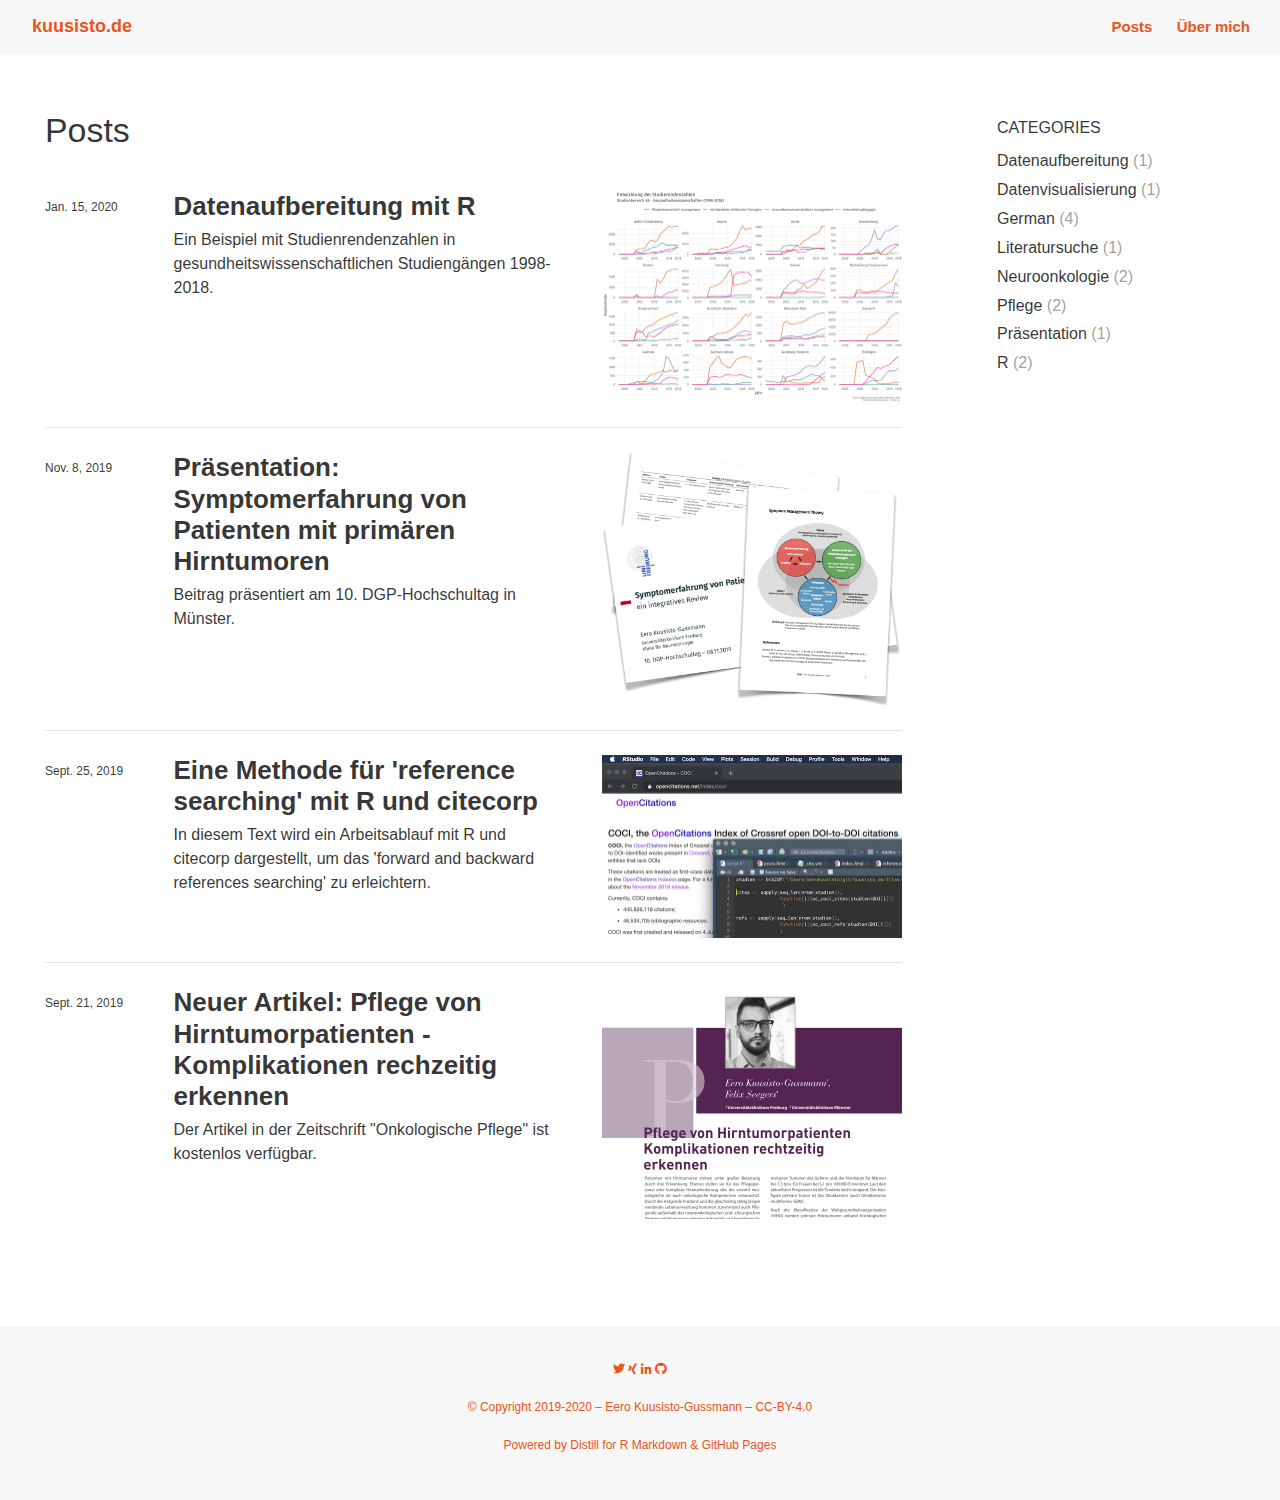
<file: index.html>
<!DOCTYPE html>

<html xmlns="http://www.w3.org/1999/xhtml" lang="" xml:lang="">

<head>
  <meta charset="utf-8"/>
  <meta name="viewport" content="width=device-width, initial-scale=1"/>
  <meta http-equiv="X-UA-Compatible" content="IE=Edge,chrome=1"/>
  <meta name="generator" content="distill" />
  <link rel="alternate" type="application/rss+xml" href="https://blog.kuusisto.de/index.xml" />

  <style type="text/css">
  /* Hide doc at startup (prevent jankiness while JS renders/transforms) */
  body {
    visibility: hidden;
  }
  </style>

 <!--radix_placeholder_import_source-->
 <!--/radix_placeholder_import_source-->

  <!--radix_placeholder_meta_tags-->
  <title>kuusisto.de: Posts</title>
  
  
  
  
  <!--  https://developers.facebook.com/docs/sharing/webmasters#markup -->
  <meta property="og:title" content="kuusisto.de: Posts"/>
  <meta property="og:type" content="article"/>
  <meta property="og:locale" content="en_US"/>
  <meta property="og:site_name" content="kuusisto.de"/>
  
  <!--  https://dev.twitter.com/cards/types/summary -->
  <meta property="twitter:card" content="summary"/>
  <meta property="twitter:title" content="kuusisto.de: Posts"/>
  <meta property="twitter:site" content="@eerok"/>
  
  <!--/radix_placeholder_meta_tags-->
  <!--radix_placeholder_rmarkdown_metadata-->
  
  <script type="text/json" id="radix-rmarkdown-metadata">
  {"type":"list","attributes":{"names":{"type":"character","attributes":{},"value":["title","site","listing"]}},"value":[{"type":"character","attributes":{},"value":["Posts"]},{"type":"character","attributes":{},"value":["distill::distill_website"]},{"type":"character","attributes":{},"value":["posts"]}]}
  </script>
  <!--/radix_placeholder_rmarkdown_metadata-->
  <!--radix_placeholder_navigation_in_header-->
  
  <script type="application/javascript">
  
    window.headroom_prevent_pin = false;
  
    window.document.addEventListener("DOMContentLoaded", function (event) {
  
      // initialize headroom for banner
      var header = $('header').get(0);
      var headerHeight = header.offsetHeight;
      var headroom = new Headroom(header, {
        onPin : function() {
          if (window.headroom_prevent_pin) {
            window.headroom_prevent_pin = false;
            headroom.unpin();
          }
        }
      });
      headroom.init();
      if(window.location.hash)
        headroom.unpin();
      $(header).addClass('headroom--transition');
  
      // offset scroll location for banner on hash change
      // (see: https://github.com/WickyNilliams/headroom.js/issues/38)
      window.addEventListener("hashchange", function(event) {
        window.scrollTo(0, window.pageYOffset - (headerHeight + 25));
      });
  
      // responsive menu
      $('.distill-site-header').each(function(i, val) {
        var topnav = $(this);
        var toggle = topnav.find('.nav-toggle');
        toggle.on('click', function() {
          topnav.toggleClass('responsive');
        });
      });
  
      // nav dropdowns
      $('.nav-dropbtn').click(function(e) {
        $(this).next('.nav-dropdown-content').toggleClass('nav-dropdown-active');
        $(this).parent().siblings('.nav-dropdown')
           .children('.nav-dropdown-content').removeClass('nav-dropdown-active');
      });
      $("body").click(function(e){
        $('.nav-dropdown-content').removeClass('nav-dropdown-active');
      });
      $(".nav-dropdown").click(function(e){
        e.stopPropagation();
      });
    });
  </script>
  
  <style type="text/css">
  
  /* Theme (user-documented overrideables for nav appearance) */
  
  .distill-site-nav {
    color: rgba(255, 255, 255, 0.8);
    background-color: #455a64;
    font-size: 15px;
    font-weight: 300;
  }
  
  .distill-site-nav a {
    color: inherit;
    text-decoration: none;
  }
  
  .distill-site-nav a:hover {
    color: white;
  }
  
  @media print {
    .distill-site-nav {
      display: none;
    }
  }
  
  .distill-site-header {
  
  }
  
  .distill-site-footer {
  
  }
  
  
  /* Site Header */
  
  .distill-site-header {
    width: 100%;
    box-sizing: border-box;
    z-index: 3;
  }
  
  .distill-site-header .nav-left {
    display: inline-block;
    margin-left: 8px;
  }
  
  @media screen and (max-width: 768px) {
    .distill-site-header .nav-left {
      margin-left: 0;
    }
  }
  
  
  .distill-site-header .nav-right {
    float: right;
    margin-right: 8px;
  }
  
  .distill-site-header a,
  .distill-site-header .title {
    display: inline-block;
    text-align: center;
    padding: 14px 10px 14px 10px;
  }
  
  .distill-site-header .title {
    font-size: 18px;
  }
  
  .distill-site-header .logo {
    padding: 0;
  }
  
  .distill-site-header .logo img {
    display: none;
    max-height: 20px;
    width: auto;
    margin-bottom: -4px;
  }
  
  .distill-site-header .nav-image img {
    max-height: 18px;
    width: auto;
    display: inline-block;
    margin-bottom: -3px;
  }
  
  
  
  @media screen and (min-width: 1000px) {
    .distill-site-header .logo img {
      display: inline-block;
    }
    .distill-site-header .nav-left {
      margin-left: 20px;
    }
    .distill-site-header .nav-right {
      margin-right: 20px;
    }
    .distill-site-header .title {
      padding-left: 12px;
    }
  }
  
  
  .distill-site-header .nav-toggle {
    display: none;
  }
  
  .nav-dropdown {
    display: inline-block;
    position: relative;
  }
  
  .nav-dropdown .nav-dropbtn {
    border: none;
    outline: none;
    color: rgba(255, 255, 255, 0.8);
    padding: 16px 10px;
    background-color: transparent;
    font-family: inherit;
    font-size: inherit;
    font-weight: inherit;
    margin: 0;
    margin-top: 1px;
    z-index: 2;
  }
  
  .nav-dropdown-content {
    display: none;
    position: absolute;
    background-color: white;
    min-width: 200px;
    border: 1px solid rgba(0,0,0,0.15);
    border-radius: 4px;
    box-shadow: 0px 8px 16px 0px rgba(0,0,0,0.1);
    z-index: 1;
    margin-top: 2px;
    white-space: nowrap;
    padding-top: 4px;
    padding-bottom: 4px;
  }
  
  .nav-dropdown-content hr {
    margin-top: 4px;
    margin-bottom: 4px;
    border: none;
    border-bottom: 1px solid rgba(0, 0, 0, 0.1);
  }
  
  .nav-dropdown-active {
    display: block;
  }
  
  .nav-dropdown-content a, .nav-dropdown-content .nav-dropdown-header {
    color: black;
    padding: 6px 24px;
    text-decoration: none;
    display: block;
    text-align: left;
  }
  
  .nav-dropdown-content .nav-dropdown-header {
    display: block;
    padding: 5px 24px;
    padding-bottom: 0;
    text-transform: uppercase;
    font-size: 14px;
    color: #999999;
    white-space: nowrap;
  }
  
  .nav-dropdown:hover .nav-dropbtn {
    color: white;
  }
  
  .nav-dropdown-content a:hover {
    background-color: #ddd;
    color: black;
  }
  
  .nav-right .nav-dropdown-content {
    margin-left: -45%;
    right: 0;
  }
  
  @media screen and (max-width: 768px) {
    .distill-site-header a, .distill-site-header .nav-dropdown  {display: none;}
    .distill-site-header a.nav-toggle {
      float: right;
      display: block;
    }
    .distill-site-header .title {
      margin-left: 0;
    }
    .distill-site-header .nav-right {
      margin-right: 0;
    }
    .distill-site-header {
      overflow: hidden;
    }
    .nav-right .nav-dropdown-content {
      margin-left: 0;
    }
  }
  
  
  @media screen and (max-width: 768px) {
    .distill-site-header.responsive {position: relative;}
    .distill-site-header.responsive a.nav-toggle {
      position: absolute;
      right: 0;
      top: 0;
    }
    .distill-site-header.responsive a,
    .distill-site-header.responsive .nav-dropdown {
      display: block;
      text-align: left;
    }
    .distill-site-header.responsive .nav-left,
    .distill-site-header.responsive .nav-right {
      width: 100%;
    }
    .distill-site-header.responsive .nav-dropdown {float: none;}
    .distill-site-header.responsive .nav-dropdown-content {position: relative;}
    .distill-site-header.responsive .nav-dropdown .nav-dropbtn {
      display: block;
      width: 100%;
      text-align: left;
    }
  }
  
  /* Site Footer */
  
  .distill-site-footer {
    width: 100%;
    overflow: hidden;
    box-sizing: border-box;
    z-index: 3;
    margin-top: 30px;
    padding-top: 30px;
    padding-bottom: 30px;
    text-align: center;
  }
  
  /* Headroom */
  
  d-title {
    padding-top: 6rem;
  }
  
  @media print {
    d-title {
      padding-top: 4rem;
    }
  }
  
  .headroom {
    z-index: 1000;
    position: fixed;
    top: 0;
    left: 0;
    right: 0;
  }
  
  .headroom--transition {
    transition: all .4s ease-in-out;
  }
  
  .headroom--unpinned {
    top: -100px;
  }
  
  .headroom--pinned {
    top: 0;
  }
  
  </style>
  
  <link href="site_libs/font-awesome-5.1.0/css/all.css" rel="stylesheet"/>
  <link href="site_libs/font-awesome-5.1.0/css/v4-shims.css" rel="stylesheet"/>
  <script src="site_libs/headroom-0.9.4/headroom.min.js"></script>
  <!--/radix_placeholder_navigation_in_header-->
  <!--radix_placeholder_distill-->
  
  <style type="text/css">
  
  body {
    background-color: white;
  }
  
  .pandoc-table {
    width: 100%;
  }
  
  .pandoc-table>caption {
    margin-bottom: 10px;
  }
  
  .pandoc-table th:not([align]) {
    text-align: left;
  }
  
  .pagedtable-footer {
    font-size: 15px;
  }
  
  .html-widget {
    margin-bottom: 2.0em;
  }
  
  .l-screen-inset {
    padding-right: 16px;
  }
  
  .l-screen .caption {
    margin-left: 10px;
  }
  
  .shaded {
    background: rgb(247, 247, 247);
    padding-top: 20px;
    padding-bottom: 20px;
    border-top: 1px solid rgba(0, 0, 0, 0.1);
    border-bottom: 1px solid rgba(0, 0, 0, 0.1);
  }
  
  .shaded .html-widget {
    margin-bottom: 0;
    border: 1px solid rgba(0, 0, 0, 0.1);
  }
  
  .shaded .shaded-content {
    background: white;
  }
  
  .text-output {
    margin-top: 0;
    line-height: 1.5em;
  }
  
  .hidden {
    display: none !important;
  }
  
  d-article {
    padding-bottom: 30px;
  }
  
  d-appendix {
    padding-top: 30px;
  }
  
  d-article>p>img {
    width: 100%;
  }
  
  d-article iframe {
    border: 1px solid rgba(0, 0, 0, 0.1);
    margin-bottom: 2.0em;
    width: 100%;
  }
  
  figure img.external {
    background: white;
    border: 1px solid rgba(0, 0, 0, 0.1);
    box-shadow: 0 1px 8px rgba(0, 0, 0, 0.1);
    padding: 18px;
    box-sizing: border-box;
  }
  
  /* CSS for table of contents */
  
  .d-toc {
    color: rgba(0,0,0,0.8);
    font-size: 0.8em;
    line-height: 1em;
  }
  
  .d-toc-header {
    font-size: 0.6rem;
    font-weight: 400;
    color: rgba(0, 0, 0, 0.5);
    text-transform: uppercase;
    margin-top: 0;
    margin-bottom: 1.3em;
  }
  
  .d-toc a {
    border-bottom: none;
  }
  
  .d-toc ul {
    padding-left: 0;
  }
  
  .d-toc li>ul {
    padding-top: 0.8em;
    padding-left: 16px;
    margin-bottom: 0.6em;
  }
  
  .d-toc ul,
  .d-toc li {
    list-style-type: none;
  }
  
  .d-toc li {
    margin-bottom: 0.9em;
  }
  
  .d-toc-separator {
    margin-top: 20px;
    margin-bottom: 2em;
  }
  
  .d-article-with-toc {
    border-top: none;
    padding-top: 0;
  }
  
  
  
  /* Tweak code blocks (note that this CSS is repeated above in an injection
     into the d-code shadow dom) */
  
  d-code {
    overflow-x: auto !important;
  }
  
  pre.d-code code.d-code {
    padding-left: 10px;
    font-size: 12px;
    border-left: 2px solid rgba(0,0,0,0.1);
  }
  
  pre.text-output {
  
    font-size: 12px;
    color: black;
    background: none;
    font-family: Consolas, Monaco, 'Andale Mono', 'Ubuntu Mono', monospace;
    text-align: left;
    white-space: pre;
    word-spacing: normal;
    word-break: normal;
    word-wrap: normal;
    line-height: 1.5;
  
    -moz-tab-size: 4;
    -o-tab-size: 4;
    tab-size: 4;
  
    -webkit-hyphens: none;
    -moz-hyphens: none;
    -ms-hyphens: none;
    hyphens: none;
  }
  
  @media(min-width: 768px) {
  
  d-code {
    overflow-x: visible !important;
  }
  
  pre.d-code code.d-code  {
      padding-left: 18px;
      font-size: 14px;
  }
  pre.text-output {
    font-size: 14px;
  }
  }
  
  /* Figure */
  
  .figure {
    position: relative;
    margin-bottom: 2.5em;
    margin-top: 1.5em;
  }
  
  .figure img {
    width: 100%;
  }
  
  .figure .caption {
    color: rgba(0, 0, 0, 0.6);
    font-size: 12px;
    line-height: 1.5em;
  }
  
  .figure img.external {
    background: white;
    border: 1px solid rgba(0, 0, 0, 0.1);
    box-shadow: 0 1px 8px rgba(0, 0, 0, 0.1);
    padding: 18px;
    box-sizing: border-box;
  }
  
  .figure .caption a {
    color: rgba(0, 0, 0, 0.6);
  }
  
  .figure .caption b,
  .figure .caption strong, {
    font-weight: 600;
    color: rgba(0, 0, 0, 1.0);
  }
  
  
  
  /* Tweak 1000px media break to show more text */
  
  @media(min-width: 1000px) {
    .base-grid,
    distill-header,
    d-title,
    d-abstract,
    d-article,
    d-appendix,
    distill-appendix,
    d-byline,
    d-footnote-list,
    d-citation-list,
    distill-footer {
      grid-template-columns: [screen-start] 1fr [page-start kicker-start] 80px [middle-start] 50px [text-start kicker-end] 65px 65px 65px 65px 65px 65px 65px 65px [text-end gutter-start] 65px [middle-end] 65px [page-end gutter-end] 1fr [screen-end];
      grid-column-gap: 16px;
    }
  
    .grid {
      grid-column-gap: 16px;
    }
  
    d-article {
      font-size: 1.06rem;
      line-height: 1.7em;
    }
    figure .caption, .figure .caption, figure figcaption {
      font-size: 13px;
    }
  }
  
  @media(min-width: 1180px) {
    .base-grid,
    distill-header,
    d-title,
    d-abstract,
    d-article,
    d-appendix,
    distill-appendix,
    d-byline,
    d-footnote-list,
    d-citation-list,
    distill-footer {
      grid-template-columns: [screen-start] 1fr [page-start kicker-start] 60px [middle-start] 60px [text-start kicker-end] 60px 60px 60px 60px 60px 60px 60px 60px [text-end gutter-start] 60px [middle-end] 60px [page-end gutter-end] 1fr [screen-end];
      grid-column-gap: 32px;
    }
  
    .grid {
      grid-column-gap: 32px;
    }
  }
  
  
  /* Get the citation styles for the appendix (not auto-injected on render since
     we do our own rendering of the citation appendix) */
  
  d-appendix .citation-appendix,
  .d-appendix .citation-appendix {
    font-size: 11px;
    line-height: 15px;
    border-left: 1px solid rgba(0, 0, 0, 0.1);
    padding-left: 18px;
    border: 1px solid rgba(0,0,0,0.1);
    background: rgba(0, 0, 0, 0.02);
    padding: 10px 18px;
    border-radius: 3px;
    color: rgba(150, 150, 150, 1);
    overflow: hidden;
    margin-top: -12px;
    white-space: pre-wrap;
    word-wrap: break-word;
  }
  
  
  /* Social footer */
  
  .social_footer {
    margin-top: 30px;
    margin-bottom: 0;
    color: rgba(0,0,0,0.67);
  }
  
  .disqus-comments {
    margin-right: 30px;
  }
  
  .disqus-comment-count {
    border-bottom: 1px solid rgba(0, 0, 0, 0.4);
    cursor: pointer;
  }
  
  #disqus_thread {
    margin-top: 30px;
  }
  
  .article-sharing a {
    border-bottom: none;
    margin-right: 8px;
  }
  
  .article-sharing a:hover {
    border-bottom: none;
  }
  
  .sidebar-section.subscribe {
    font-size: 12px;
    line-height: 1.6em;
  }
  
  .subscribe p {
    margin-bottom: 0.5em;
  }
  
  
  .article-footer .subscribe {
    font-size: 15px;
    margin-top: 45px;
  }
  
  
  /* Improve display for browsers without grid (IE/Edge <= 15) */
  
  .downlevel {
    line-height: 1.6em;
    font-family: -apple-system, BlinkMacSystemFont, "Segoe UI", Roboto, Oxygen, Ubuntu, Cantarell, "Fira Sans", "Droid Sans", "Helvetica Neue", Arial, sans-serif;
    margin: 0;
  }
  
  .downlevel .d-title {
    padding-top: 6rem;
    padding-bottom: 1.5rem;
  }
  
  .downlevel .d-title h1 {
    font-size: 50px;
    font-weight: 700;
    line-height: 1.1em;
    margin: 0 0 0.5rem;
  }
  
  .downlevel .d-title p {
    font-weight: 300;
    font-size: 1.2rem;
    line-height: 1.55em;
    margin-top: 0;
  }
  
  .downlevel .d-byline {
    padding-top: 0.8em;
    padding-bottom: 0.8em;
    font-size: 0.8rem;
    line-height: 1.8em;
  }
  
  .downlevel .section-separator {
    border: none;
    border-top: 1px solid rgba(0, 0, 0, 0.1);
  }
  
  .downlevel .d-article {
    font-size: 1.06rem;
    line-height: 1.7em;
    padding-top: 1rem;
    padding-bottom: 2rem;
  }
  
  
  .downlevel .d-appendix {
    padding-left: 0;
    padding-right: 0;
    max-width: none;
    font-size: 0.8em;
    line-height: 1.7em;
    margin-bottom: 0;
    color: rgba(0,0,0,0.5);
    padding-top: 40px;
    padding-bottom: 48px;
  }
  
  .downlevel .footnotes ol {
    padding-left: 13px;
  }
  
  .downlevel .base-grid,
  .downlevel .distill-header,
  .downlevel .d-title,
  .downlevel .d-abstract,
  .downlevel .d-article,
  .downlevel .d-appendix,
  .downlevel .distill-appendix,
  .downlevel .d-byline,
  .downlevel .d-footnote-list,
  .downlevel .d-citation-list,
  .downlevel .distill-footer,
  .downlevel .appendix-bottom,
  .downlevel .posts-container {
    padding-left: 40px;
    padding-right: 40px;
  }
  
  @media(min-width: 768px) {
    .downlevel .base-grid,
    .downlevel .distill-header,
    .downlevel .d-title,
    .downlevel .d-abstract,
    .downlevel .d-article,
    .downlevel .d-appendix,
    .downlevel .distill-appendix,
    .downlevel .d-byline,
    .downlevel .d-footnote-list,
    .downlevel .d-citation-list,
    .downlevel .distill-footer,
    .downlevel .appendix-bottom,
    .downlevel .posts-container {
    padding-left: 150px;
    padding-right: 150px;
    max-width: 900px;
  }
  }
  
  .downlevel pre code {
    display: block;
    border-left: 2px solid rgba(0, 0, 0, .1);
    padding: 0 0 0 20px;
    font-size: 14px;
  }
  
  .downlevel code, .downlevel pre {
    color: black;
    background: none;
    font-family: Consolas, Monaco, 'Andale Mono', 'Ubuntu Mono', monospace;
    text-align: left;
    white-space: pre;
    word-spacing: normal;
    word-break: normal;
    word-wrap: normal;
    line-height: 1.5;
  
    -moz-tab-size: 4;
    -o-tab-size: 4;
    tab-size: 4;
  
    -webkit-hyphens: none;
    -moz-hyphens: none;
    -ms-hyphens: none;
    hyphens: none;
  }
  
  </style>
  
  <script type="application/javascript">
  
  function is_downlevel_browser() {
    if (bowser.isUnsupportedBrowser({ msie: "12", msedge: "16"},
                                   window.navigator.userAgent)) {
      return true;
    } else {
      return window.load_distill_framework === undefined;
    }
  }
  
  // show body when load is complete
  function on_load_complete() {
  
    // set body to visible
    document.body.style.visibility = 'visible';
  
    // force redraw for leaflet widgets
    if (window.HTMLWidgets) {
      var maps = window.HTMLWidgets.findAll(".leaflet");
      $.each(maps, function(i, el) {
        var map = this.getMap();
        map.invalidateSize();
        map.eachLayer(function(layer) {
          if (layer instanceof L.TileLayer)
            layer.redraw();
        });
      });
    }
  
    // trigger 'shown' so htmlwidgets resize
    $('d-article').trigger('shown');
  }
  
  function init_distill() {
  
    init_common();
  
    // create front matter
    var front_matter = $('<d-front-matter></d-front-matter>');
    $('#distill-front-matter').wrap(front_matter);
  
    // create d-title
    $('.d-title').changeElementType('d-title');
  
    // create d-byline
    var byline = $('<d-byline></d-byline>');
    $('.d-byline').replaceWith(byline);
  
    // create d-article
    var article = $('<d-article></d-article>');
    $('.d-article').wrap(article).children().unwrap();
  
    // move posts container into article
    $('.posts-container').appendTo($('d-article'));
  
    // create d-appendix
    $('.d-appendix').changeElementType('d-appendix');
  
    // create d-bibliography
    var bibliography = $('<d-bibliography></d-bibliography>');
    $('#distill-bibliography').wrap(bibliography);
  
    // flag indicating that we have appendix items
    var appendix = $('.appendix-bottom').children('h3').length > 0;
  
    // replace citations with <d-cite>
    $('.citation').each(function(i, val) {
      appendix = true;
      var cites = $(this).attr('data-cites').split(" ");
      var dt_cite = $('<d-cite></d-cite>');
      dt_cite.attr('key', cites.join());
      $(this).replaceWith(dt_cite);
    });
    // remove refs
    $('#refs').remove();
  
    // replace footnotes with <d-footnote>
    $('.footnote-ref').each(function(i, val) {
      appendix = true;
      var href = $(this).attr('href');
      var id = href.replace('#', '');
      var fn = $('#' + id);
      var fn_p = $('#' + id + '>p');
      fn_p.find('.footnote-back').remove();
      var text = fn_p.html();
      var dtfn = $('<d-footnote></d-footnote>');
      dtfn.html(text);
      $(this).replaceWith(dtfn);
    });
    // remove footnotes
    $('.footnotes').remove();
  
    $('h1.appendix, h2.appendix').each(function(i, val) {
      $(this).changeElementType('h3');
    });
    $('h3.appendix').each(function(i, val) {
      var id = $(this).attr('id');
      $('.d-toc a[href="#' + id + '"]').parent().remove();
      appendix = true;
      $(this).nextUntil($('h1, h2, h3')).addBack().appendTo($('d-appendix'));
    });
  
    // show d-appendix if we have appendix content
    $("d-appendix").css('display', appendix ? 'grid' : 'none');
  
    // replace code blocks with d-code
    $('pre>code').each(function(i, val) {
      var code = $(this);
      var pre = code.parent();
      var clz = "";
      var language = pre.attr('class');
      if (language) {
        // map unknown languages to "clike" (without this they just dissapear)
        if ($.inArray(language, ["bash", "clike", "css", "go", "html",
                                 "javascript", "js", "julia", "lua", "markdown",
                                 "markup", "mathml", "python", "svg", "xml"]) == -1)
          language = "clike";
        language = ' language="' + language + '"';
        var dt_code = $('<d-code block' + language + clz + '></d-code>');
        dt_code.text(code.text());
        pre.replaceWith(dt_code);
      } else {
        code.addClass('text-output').unwrap().changeElementType('pre');
      }
    });
  
    // localize layout chunks to just output
    $('.layout-chunk').each(function(i, val) {
  
      // capture layout
      var layout = $(this).attr('data-layout');
  
      // apply layout to markdown level block elements
      var elements = $(this).children().not('d-code, pre.text-output, script');
      elements.each(function(i, el) {
        var layout_div = $('<div class="' + layout + '"></div>');
        if (layout_div.hasClass('shaded')) {
          var shaded_content = $('<div class="shaded-content"></div>');
          $(this).wrap(shaded_content);
          $(this).parent().wrap(layout_div);
        } else {
          $(this).wrap(layout_div);
        }
      });
  
  
      // unwrap the layout-chunk div
      $(this).children().unwrap();
    });
  
    // load distill framework
    load_distill_framework();
  
    // wait for window.distillRunlevel == 4 to do post processing
    function distill_post_process() {
  
      if (!window.distillRunlevel || window.distillRunlevel < 4)
        return;
  
      // hide author/affiliations entirely if we have no authors
      var front_matter = JSON.parse($("#distill-front-matter").html());
      var have_authors = front_matter.authors && front_matter.authors.length > 0;
      if (!have_authors)
        $('d-byline').addClass('hidden');
  
      // table of contents
      if (have_authors) // adjust border if we are in authors
        $('.d-toc').parent().addClass('d-article-with-toc');
  
      // strip links that point to #
      $('.authors-affiliations').find('a[href="#"]').removeAttr('href');
  
      // hide elements of author/affiliations grid that have no value
      function hide_byline_column(caption) {
        $('d-byline').find('h3:contains("' + caption + '")').parent().css('visibility', 'hidden');
      }
  
      // affiliations
      var have_affiliations = false;
      for (var i = 0; i<front_matter.authors.length; ++i) {
        var author = front_matter.authors[i];
        if (author.affiliation !== "&nbsp;") {
          have_affiliations = true;
          break;
        }
      }
      if (!have_affiliations)
        $('d-byline').find('h3:contains("Affiliations")').css('visibility', 'hidden');
  
      // published date
      if (!front_matter.publishedDate)
        hide_byline_column("Published");
  
      // document object identifier
      var doi = $('d-byline').find('h3:contains("DOI")');
      var doi_p = doi.next().empty();
      if (!front_matter.doi) {
        // if we have a citation and valid citationText then link to that
        if ($('#citation').length > 0 && front_matter.citationText) {
          doi.html('Citation');
          $('<a href="#citation"></a>')
            .text(front_matter.citationText)
            .appendTo(doi_p);
        } else {
          hide_byline_column("DOI");
        }
      } else {
        $('<a></a>')
           .attr('href', "https://doi.org/" + front_matter.doi)
           .html(front_matter.doi)
           .appendTo(doi_p);
      }
  
       // change plural form of authors/affiliations
      if (front_matter.authors.length === 1) {
        var grid = $('.authors-affiliations');
        grid.children('h3:contains("Authors")').text('Author');
        grid.children('h3:contains("Affiliations")').text('Affiliation');
      }
  
      // inject pre code styles (can't do this with a global stylesheet b/c a shadow root is used)
      $('d-code').each(function(i, val) {
        var style = document.createElement('style');
        style.innerHTML = 'pre code { padding-left: 10px; font-size: 12px; border-left: 2px solid rgba(0,0,0,0.1); } ' +
                          '@media(min-width: 768px) { pre code { padding-left: 18px; font-size: 14px; } }';
        if (this.shadowRoot)
          this.shadowRoot.appendChild(style);
      });
  
      // move appendix-bottom entries to the bottom
      $('.appendix-bottom').appendTo('d-appendix').children().unwrap();
      $('.appendix-bottom').remove();
  
      // clear polling timer
      clearInterval(tid);
  
      // show body now that everything is ready
      on_load_complete();
    }
  
    var tid = setInterval(distill_post_process, 50);
    distill_post_process();
  
  }
  
  function init_downlevel() {
  
    init_common();
  
     // insert hr after d-title
    $('.d-title').after($('<hr class="section-separator"/>'));
  
    // check if we have authors
    var front_matter = JSON.parse($("#distill-front-matter").html());
    var have_authors = front_matter.authors && front_matter.authors.length > 0;
  
    // manage byline/border
    if (!have_authors)
      $('.d-byline').remove();
    $('.d-byline').after($('<hr class="section-separator"/>'));
    $('.d-byline a').remove();
  
    // remove toc
    $('.d-toc-header').remove();
    $('.d-toc').remove();
    $('.d-toc-separator').remove();
  
    // move appendix elements
    $('h1.appendix, h2.appendix').each(function(i, val) {
      $(this).changeElementType('h3');
    });
    $('h3.appendix').each(function(i, val) {
      $(this).nextUntil($('h1, h2, h3')).addBack().appendTo($('.d-appendix'));
    });
  
  
    // inject headers into references and footnotes
    var refs_header = $('<h3></h3>');
    refs_header.text('References');
    $('#refs').prepend(refs_header);
  
    var footnotes_header = $('<h3></h3');
    footnotes_header.text('Footnotes');
    $('.footnotes').children('hr').first().replaceWith(footnotes_header);
  
    // move appendix-bottom entries to the bottom
    $('.appendix-bottom').appendTo('.d-appendix').children().unwrap();
    $('.appendix-bottom').remove();
  
    // remove appendix if it's empty
    if ($('.d-appendix').children().length === 0)
      $('.d-appendix').remove();
  
    // prepend separator above appendix
    $('.d-appendix').before($('<hr class="section-separator" style="clear: both"/>'));
  
    // trim code
    $('pre>code').each(function(i, val) {
      $(this).html($.trim($(this).html()));
    });
  
    // move posts-container right before article
    $('.posts-container').insertBefore($('.d-article'));
  
    $('body').addClass('downlevel');
  
    on_load_complete();
  }
  
  
  function init_common() {
  
    // jquery plugin to change element types
    (function($) {
      $.fn.changeElementType = function(newType) {
        var attrs = {};
  
        $.each(this[0].attributes, function(idx, attr) {
          attrs[attr.nodeName] = attr.nodeValue;
        });
  
        this.replaceWith(function() {
          return $("<" + newType + "/>", attrs).append($(this).contents());
        });
      };
    })(jQuery);
  
    // prevent underline for linked images
    $('a > img').parent().css({'border-bottom' : 'none'});
  
    // mark non-body figures created by knitr chunks as 100% width
    $('.layout-chunk').each(function(i, val) {
      var figures = $(this).find('img, .html-widget');
      if ($(this).attr('data-layout') !== "l-body") {
        figures.css('width', '100%');
      } else {
        figures.css('max-width', '100%');
        figures.filter("[width]").each(function(i, val) {
          var fig = $(this);
          fig.css('width', fig.attr('width') + 'px');
        });
  
      }
    });
  
    // auto-append index.html to post-preview links in file: protocol
    // and in rstudio ide preview
    $('.post-preview').each(function(i, val) {
      if (window.location.protocol === "file:")
        $(this).attr('href', $(this).attr('href') + "index.html");
    });
  
    // get rid of index.html references in header
    if (window.location.protocol !== "file:") {
      $('.distill-site-header a[href]').each(function(i,val) {
        $(this).attr('href', $(this).attr('href').replace("index.html", "./"));
      });
    }
  
    // add class to pandoc style tables
    $('tr.header').parent('thead').parent('table').addClass('pandoc-table');
    $('.kable-table').children('table').addClass('pandoc-table');
  
    // add figcaption style to table captions
    $('caption').parent('table').addClass("figcaption");
  
    // initialize posts list
    if (window.init_posts_list)
      window.init_posts_list();
  
    // implmement disqus comment link
    $('.disqus-comment-count').click(function() {
      window.headroom_prevent_pin = true;
      $('#disqus_thread').toggleClass('hidden');
      if (!$('#disqus_thread').hasClass('hidden')) {
        var offset = $(this).offset();
        $(window).resize();
        $('html, body').animate({
          scrollTop: offset.top - 35
        });
      }
    });
  }
  
  document.addEventListener('DOMContentLoaded', function() {
    if (is_downlevel_browser())
      init_downlevel();
    else
      window.addEventListener('WebComponentsReady', init_distill);
  });
  
  </script>
  
  <!--/radix_placeholder_distill-->
  <script src="site_libs/jquery-1.11.3/jquery.min.js"></script>
  <script src="site_libs/bowser-1.9.3/bowser.min.js"></script>
  <script src="site_libs/webcomponents-2.0.0/webcomponents.js"></script>
  <script src="site_libs/distill-2.2.21/template.v2.js"></script>
  <!--radix_placeholder_site_in_header-->
  <script async src="https://www.googletagmanager.com/gtag/js?id=UA-148515502-1"></script>
  <script>
  window.dataLayer = window.dataLayer || [];
  function gtag(){dataLayer.push(arguments);}
  gtag('js', new Date());
  gtag('config', 'UA-148515502-1');
  </script>
  <style type="text/css">
  *{font-family: 'Fira Sans', sans-serif;}
  .bold{font-weight:bold;}
  .italic{font-style: italic;}
  .oblique{font-style: oblique;}
  
  code,
  .code,
  pre {
    font-family: "Lucida Sans Typewriter", "Lucida Console", monaco, "Bitstream Vera Sans Mono", monospace; 
    background: #fff6f2;
    font-size: 15px;
    padding: 0;
    padding: 2px;
    border-radius: 4px;
    }
  
  .distill-site-nav {
    color: #E95420;
    background-color: #f7f7f7;
    font-size: 15px;
    font-weight: bold;
  }
  
  .distill-site-nav a {
    color: inherit;
    text-decoration: none;
  }
  
  .distill-site-nav a:hover {
    color: gray;
  }
  
  .distill-site-header {
  }
  
  .distill-site-footer {
    font-size: 12px;
    font-weight: 300;
  }
  
  @media print {
    .distill-site-nav {
      display: none;
    }
  }
  .icon-link {
    border: none;
  }
  </style>
  <!--/radix_placeholder_site_in_header-->

  <link rel="stylesheet" href="styles.css" type="text/css"/>

</head>

<body class="layout-listing">

<!--radix_placeholder_front_matter-->

<script id="distill-front-matter" type="text/json">
{"title":"Posts","authors":[]}
</script>

<!--/radix_placeholder_front_matter-->
<!--radix_placeholder_navigation_before_body-->
<header class="header header--fixed" role="banner">
<nav class="distill-site-nav distill-site-header">
<div class="nav-left">
<a href="index.html" class="title">kuusisto.de</a>
</div>
<div class="nav-right">
<a href="index.html">Posts</a>
<a href="about.html">Über mich</a>
<a href="javascript:void(0);" class="nav-toggle">&#9776;</a>
</div>
</nav>
</header>
<!--/radix_placeholder_navigation_before_body-->
<!--radix_placeholder_site_before_body-->
<!--/radix_placeholder_site_before_body-->
<!--radix_placeholder_article_listing-->

<style type="text/css">

/* Styles for listing layout (hide title) */
.layout-listing d-title, .layout-listing .d-title {
  display: none;
}

/* Styles for posts lists (not auto-injected) */


.posts-with-sidebar {
  padding-left: 45px;
  padding-right: 45px;
}

.posts-list .description h2,
.posts-list .description p {
  font-family: -apple-system, BlinkMacSystemFont, "Segoe UI", Roboto, Oxygen, Ubuntu, Cantarell, "Fira Sans", "Droid Sans", "Helvetica Neue", Arial, sans-serif;
}

.posts-list .description h2 {
  font-weight: 700;
  border-bottom: none;
  padding-bottom: 0;
}

.posts-list h2.post-tag {
  border-bottom: 1px solid rgba(0, 0, 0, 0.2);
  padding-bottom: 12px;
}
.posts-list {
  margin-top: 60px;
  margin-bottom: 24px;
}

.posts-list .post-preview {
  text-decoration: none;
  overflow: hidden;
  display: block;
  border-bottom: 1px solid rgba(0, 0, 0, 0.1);
  padding: 24px 0;
}

.post-preview-last {
  border-bottom: none !important;
}

.posts-list .posts-list-caption {
  grid-column: screen;
  font-weight: 400;
}

.posts-list .post-preview h2 {
  margin: 0 0 6px 0;
  line-height: 1.2em;
  font-style: normal;
  font-size: 24px;
}

.posts-list .post-preview p {
  margin: 0 0 12px 0;
  line-height: 1.4em;
  font-size: 16px;
}

.posts-list .post-preview .thumbnail {
  box-sizing: border-box;
  margin-bottom: 24px;
  position: relative;
  max-width: 500px;
}
.posts-list .post-preview img {
  width: 100%;
  display: block;
}

.posts-list .metadata {
  font-size: 12px;
  line-height: 1.4em;
  margin-bottom: 18px;
}

.posts-list .metadata > * {
  display: inline-block;
}

.posts-list .metadata .publishedDate {
  margin-right: 1em;
}

.posts-list .metadata .tags {
  margin-top: 1em;
}

.posts-list .tags .tag {
  color: rgba(0,0,0,0.67);
  padding: 0.3em 0.5em;
  margin: 0;
  font-size: 80%;
  border: 1px solid rgba(0,0,0,0.4);
  border-radius: 3px;
  text-transform: uppercase;
  font-weight: 500;
}

.posts-list img {
  opacity: 1;
}

.posts-list img[data-src] {
  opacity: 0;
}

.posts-more {
  clear: both;
}


.posts-sidebar {
  font-size: 16px;
}

.posts-sidebar h3 {
  font-size: 16px;
  margin-top: 0;
  margin-bottom: 0.5em;
  font-weight: 400;
  text-transform: uppercase;
}

.sidebar-section {
  margin-bottom: 30px;
}

.categories ul {
  list-style-type: none;
  margin: 0;
  padding: 0;
}

.categories li {
  color: rgba(0, 0, 0, 0.8);
  margin-bottom: 0;
}

.categories li>a {
  border-bottom: none;
}

.categories li>a:hover {
  border-bottom: 1px solid rgba(0, 0, 0, 0.4);
}

.categories .active {
  font-weight: 600;
}

.categories .category-count {
  color: rgba(0, 0, 0, 0.4);
}


@media(min-width: 768px) {
  .posts-list .post-preview h2 {
    font-size: 26px;
  }
  .posts-list .post-preview .thumbnail {
    float: right;
    width: 35%;
    margin-bottom: 0;
  }
  .posts-list .post-preview .description {
    float: left;
    width: 45%;
  }
  .posts-list .post-preview .metadata {
    float: left;
    width: 15%;
    margin-top: 8px;
  }
  .posts-list .post-preview p {
    margin: 0 0 12px 0;
    line-height: 1.5em;
    font-size: 16px;
  }
  .posts-with-sidebar .posts-list {
    float: left;
    width: 72%;
  }
  .posts-with-sidebar .posts-sidebar {
    float: right;
    width: 20%;
    margin-top: 60px;
    padding-top: 24px;
    padding-bottom: 24px;
  }
}

.downlevel .posts-list .post-preview {
  color: inherit;
}

</style>

<script type="application/javascript">

function init_posts_list() {

  function load_image(img) {
    var src = $(img).attr('data-src');
    if (src) {
      $(img).attr('src', src);
      $(img).load(function() {
        img.removeAttribute('data-src');
      });
    }
  }

  function set_posts_visible(posts, visible) {
    if (visible) {

      // show bottom border by default
      $(posts).removeClass('post-preview-last');

      // apply limits if need be
      var max_posts = 25;
      var apply_limits = $('.posts-container').hasClass('posts-apply-limit');
      if (apply_limits && posts.length > max_posts) {
        posts = $(posts).slice(0, max_posts);
      } else {
        $('.posts-more a').addClass('hidden');
      }

      // apply last style
      $(posts.slice(-1)[0]).addClass('post-preview-last');

      $(posts).removeClass('hidden');
      $(posts).find('img[data-src]').each(function(i, img) {
        load_image(img);
      });
    } else {
      $(posts).addClass('hidden');
    }
  }

  function apply_hash_filter() {

    // clear active state
    $('.categories .active').removeClass('active');

    // mark all posts invisible to start
    set_posts_visible($('.posts-list').children('a'), false);

    // if we have a hash filter
    if (window.location.hash) {

      // mark posts that match the category visible
      var page_category = window.location.hash.replace("#", "");
      var posts = $('.post-metadata').map(function(idx, script) {
        var metadata = $.parseJSON($(script).html());
        var post = null;
        $.each(metadata.categories, function(idx, category) {
          category = category.replace(/ /g,"_");
          if (category == page_category) {
            post = $(script).parent().get();
            return false;
          }
        });
        return post;
      });
      set_posts_visible(posts, true);

      // mark the hash active
      $('.categories li>a[href="' + window.location.hash + '"]').addClass('active');

    } else {

      // no hash filter, make all posts visible (subject to max display)
      set_posts_visible($('.posts-list').children(), true);

    }
  }

  // more articles
  function apply_post_limits(apply) {
    if (apply) {
      $('.posts-container').addClass('posts-apply-limit');
      $('.posts-more a').removeClass('hidden');
    } else {
      $('.posts-container').removeClass('posts-apply-limit');
      $('.posts-more a').addClass('hidden');
    }
  }

  // hash filter handling
  apply_hash_filter();
  $(window).on('hashchange',function() {
    apply_post_limits(true);
    apply_hash_filter();
  });

  // more articles link
  $('.posts-more a').click(function(e) {
    e.preventDefault();
    apply_post_limits(false);
    apply_hash_filter();
    return false;
  });

}

</script>



<div class="posts-container posts-with-sidebar posts-apply-limit l-screen-inset">
<div class="posts-list">
<h1 class="posts-list-caption">Posts</h1>
<a href="posts/2020-01-15-datenaufbereitung-mit-r/" class="post-preview">
<script class="post-metadata" type="text/json">{"categories":["R","Datenvisualisierung","Datenaufbereitung","German"]}</script>
<div class="metadata">
<div class="publishedDate">Jan. 15, 2020</div>
</div>
<div class="thumbnail">
<img data-src="posts/2020-01-15-datenaufbereitung-mit-r/preview.png"/>
</div>
<div class="description">
<h2>Datenaufbereitung mit R</h2>
<p>Ein Beispiel mit Studienrendenzahlen in gesundheitswissenschaftlichen Studiengängen 1998-2018.</p>
</div>
</a>
<a href="posts/dgp-hochschultag-2019/" class="post-preview">
<script class="post-metadata" type="text/json">{"categories":["Neuroonkologie","Pflege","Präsentation","German"]}</script>
<div class="metadata">
<div class="publishedDate">Nov. 8, 2019</div>
</div>
<div class="thumbnail">
<img data-src="posts/dgp-hochschultag-2019/preview.png"/>
</div>
<div class="description">
<h2>Präsentation: Symptomerfahrung von Patienten mit primären Hirntumoren</h2>
<p>Beitrag präsentiert am 10. DGP-Hochschultag in Münster.</p>
</div>
</a>
<a href="posts/2019-09-25-references-searching-mit-r/" class="post-preview">
<script class="post-metadata" type="text/json">{"categories":["R","Literatursuche","German"]}</script>
<div class="metadata">
<div class="publishedDate">Sept. 25, 2019</div>
</div>
<div class="thumbnail">
<img data-src="posts/2019-09-25-references-searching-mit-r/preview.jpg"/>
</div>
<div class="description">
<h2>Eine Methode für 'reference searching' mit R und citecorp</h2>
<p>In diesem Text wird ein Arbeitsablauf mit R und citecorp dargestellt, um das 'forward and backward references searching' zu erleichtern.</p>
</div>
</a>
<a href="posts/2019-09-21-pflege-von-hirntumorpatienten/" class="post-preview">
<script class="post-metadata" type="text/json">{"categories":["Neuroonkologie","Pflege","German"]}</script>
<div class="metadata">
<div class="publishedDate">Sept. 21, 2019</div>
</div>
<div class="thumbnail">
<img data-src="posts/2019-09-21-pflege-von-hirntumorpatienten/preview.png"/>
</div>
<div class="description">
<h2>Neuer Artikel: Pflege von Hirntumorpatienten - Komplikationen rechzeitig erkennen</h2>
<p>Der Artikel in der Zeitschrift "Onkologische Pflege" ist kostenlos verfügbar.</p>
</div>
</a>
</div>
<div class="posts-sidebar">
<div class="sidebar-section categories">
<h3>Categories</h3>
<ul>
<li>
<a href="#Datenaufbereitung">Datenaufbereitung</a>
<span class="category-count">(1)</span>
</li>
<li>
<a href="#Datenvisualisierung">Datenvisualisierung</a>
<span class="category-count">(1)</span>
</li>
<li>
<a href="#German">German</a>
<span class="category-count">(4)</span>
</li>
<li>
<a href="#Literatursuche">Literatursuche</a>
<span class="category-count">(1)</span>
</li>
<li>
<a href="#Neuroonkologie">Neuroonkologie</a>
<span class="category-count">(2)</span>
</li>
<li>
<a href="#Pflege">Pflege</a>
<span class="category-count">(2)</span>
</li>
<li>
<a href="#Präsentation">Präsentation</a>
<span class="category-count">(1)</span>
</li>
<li>
<a href="#R">R</a>
<span class="category-count">(2)</span>
</li>
</ul>
</div>
</div>
<div class="posts-more">
<a href="#">More articles &raquo;</a>
</div>
</div>
<!--/radix_placeholder_article_listing-->

<div class="d-title">
<h1>Posts</h1>

</div>


<div class="d-article">

<!--radix_placeholder_article_footer-->
<!--/radix_placeholder_article_footer-->
</div>

<div class="d-appendix">
</div>


<!--radix_placeholder_site_after_body-->
<!--/radix_placeholder_site_after_body-->
<!--radix_placeholder_appendices-->
<div class="appendix-bottom"></div>
<!--/radix_placeholder_appendices-->
<!--radix_placeholder_navigation_after_body-->
<div class="distill-site-nav distill-site-footer">
<p>
    <a href="https://twitter.com/eerok" class="icon-link"><span class="fa fa-twitter"></span></a>
    <a href="https://www.xing.com/profile/Eero_KuusistoGussmann/" class="icon-link"><span class="fa fa-xing"></span></a>
    <a href="https://www.linkedin.com/in/eero-kuusisto-gussmann/" class="icon-link"><span class="fa fa-linkedin"></span></a>
    <a href="https://github.com/ek-g/" class="icon-link"><span class="fa fa-github"></span></a>
</p>
<p>© Copyright 2019-2020 – Eero Kuusisto-Gussmann – <a href="https://creativecommons.org/licenses/by/4.0/deed.de">CC-BY-4.0</a></p>
<p>Powered by <a href="https://rstudio.github.io/distill/">Distill for R Markdown</a> &amp; <a href="https://pages.github.com">GitHub Pages</a></p>
</div>
<!--/radix_placeholder_navigation_after_body-->

</body>

</html>
</file>
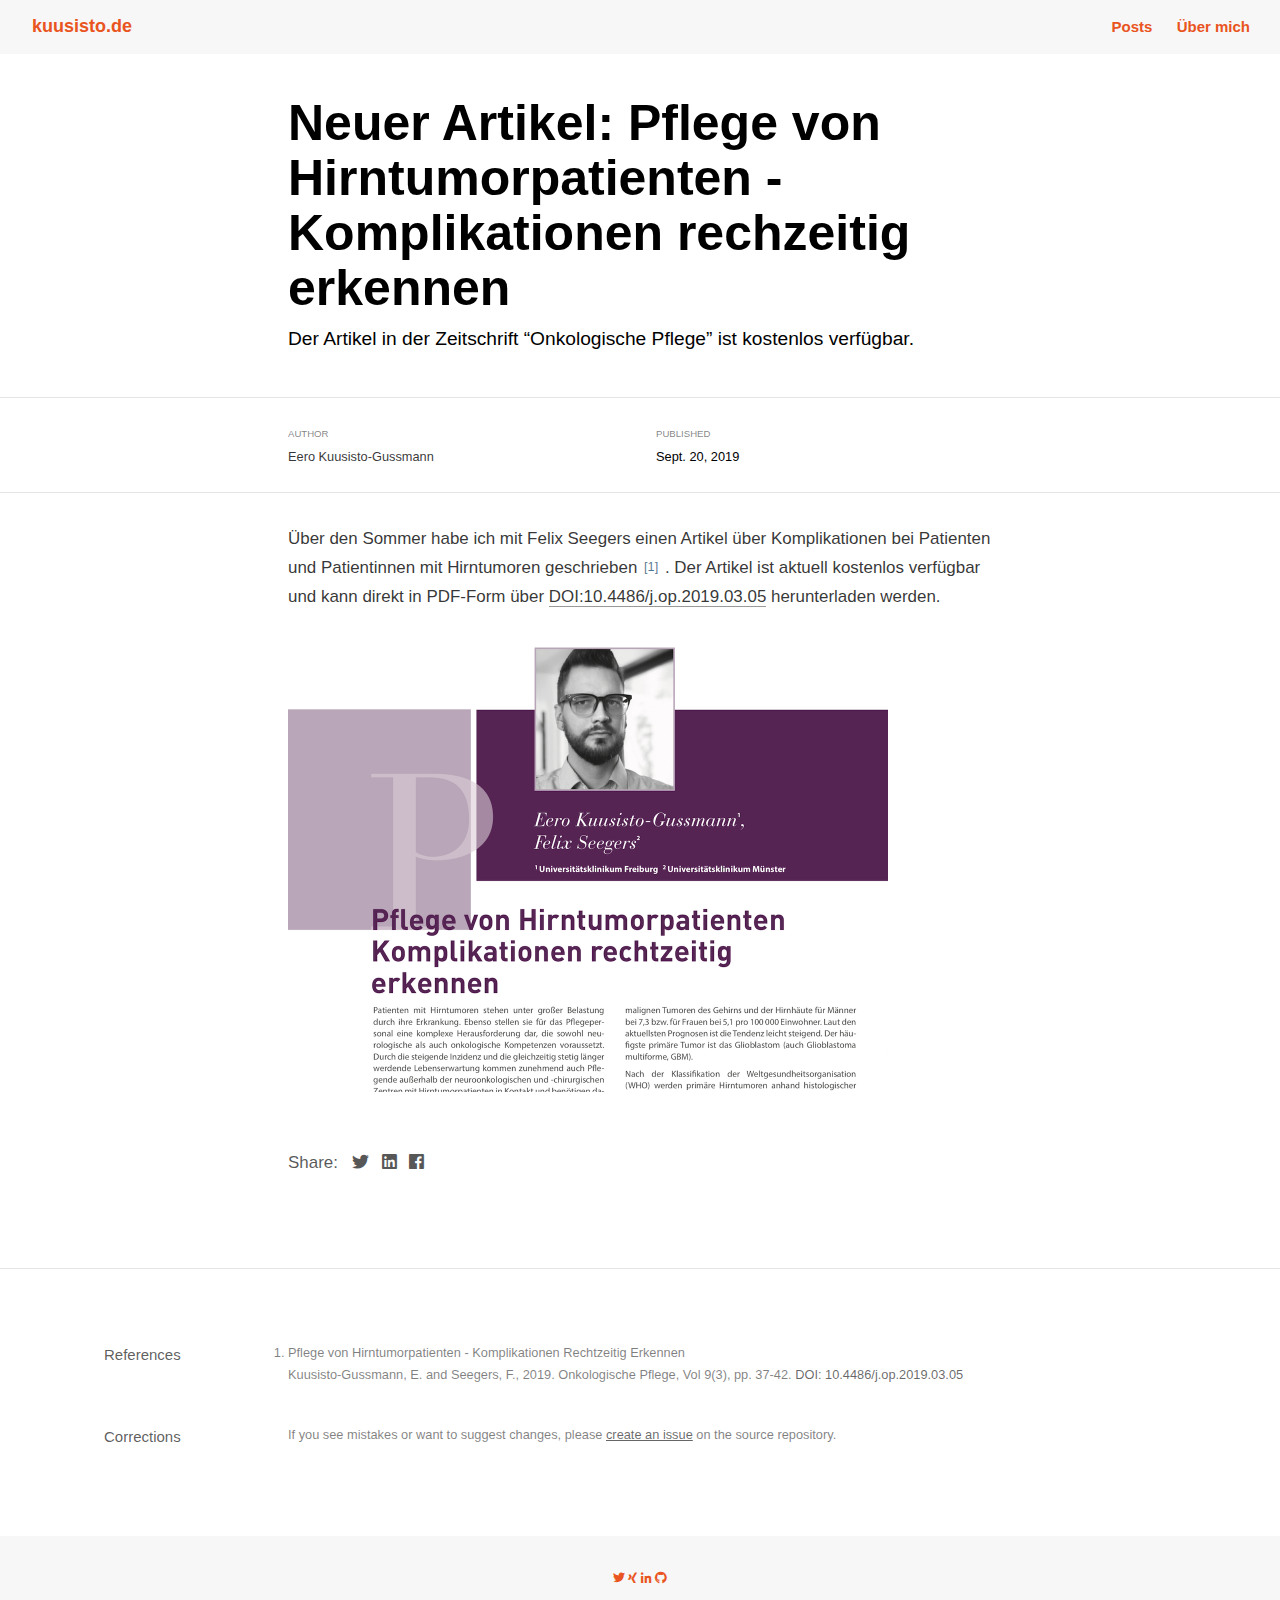
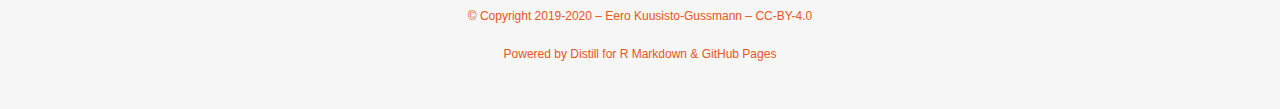
<file: posts/2019-09-21-pflege-von-hirntumorpatienten/index.html>
<!DOCTYPE html>

<html xmlns="http://www.w3.org/1999/xhtml" lang="" xml:lang="">

<head>
  <meta charset="utf-8"/>
  <meta name="viewport" content="width=device-width, initial-scale=1"/>
  <meta http-equiv="X-UA-Compatible" content="IE=Edge,chrome=1"/>
  <meta name="generator" content="distill" />

  <style type="text/css">
  /* Hide doc at startup (prevent jankiness while JS renders/transforms) */
  body {
    visibility: hidden;
  }
  </style>

 <!--radix_placeholder_import_source-->

<script type="text/json" id="radix-import-source">
{"type":"list","attributes":{"names":{"type":"character","attributes":{},"value":["url","sha1"]}},"value":[{"type":"character","attributes":{},"value":["http://blog.kuusisto.de/posts/2019-09-21-pflege-von-hirntumorpatienten/index.html"]},{"type":"character","attributes":{},"value":["0b97bee7cc86b831a4c887b0c64c2f095755779d"]}]}
</script>
<!--/radix_placeholder_import_source-->

  <!--radix_placeholder_meta_tags-->
<title>kuusisto.de: Neuer Artikel: Pflege von Hirntumorpatienten - Komplikationen rechzeitig erkennen</title>

<meta property="description" itemprop="description" content="Der Artikel in der Zeitschrift &quot;Onkologische Pflege&quot; ist kostenlos verfügbar."/>

<link rel="canonical" href="https://blog.kuusisto.de/posts/2019-09-21-pflege-von-hirntumorpatienten/"/>

<!--  https://schema.org/Article -->
<meta property="article:published" itemprop="datePublished" content="2019-09-21"/>
<meta property="article:created" itemprop="dateCreated" content="2019-09-21"/>
<meta name="article:author" content="Eero Kuusisto-Gussmann"/>

<!--  https://developers.facebook.com/docs/sharing/webmasters#markup -->
<meta property="og:title" content="kuusisto.de: Neuer Artikel: Pflege von Hirntumorpatienten - Komplikationen rechzeitig erkennen"/>
<meta property="og:type" content="article"/>
<meta property="og:description" content="Der Artikel in der Zeitschrift &quot;Onkologische Pflege&quot; ist kostenlos verfügbar."/>
<meta property="og:url" content="https://blog.kuusisto.de/posts/2019-09-21-pflege-von-hirntumorpatienten/"/>
<meta property="og:image" content="https://blog.kuusisto.de/posts/2019-09-21-pflege-von-hirntumorpatienten/preview.png"/>
<meta property="og:image:width" content="1200"/>
<meta property="og:image:height" content="928"/>
<meta property="og:locale" content="en_US"/>
<meta property="og:site_name" content="kuusisto.de"/>

<!--  https://dev.twitter.com/cards/types/summary -->
<meta property="twitter:card" content="summary_large_image"/>
<meta property="twitter:title" content="kuusisto.de: Neuer Artikel: Pflege von Hirntumorpatienten - Komplikationen rechzeitig erkennen"/>
<meta property="twitter:description" content="Der Artikel in der Zeitschrift &quot;Onkologische Pflege&quot; ist kostenlos verfügbar."/>
<meta property="twitter:url" content="https://blog.kuusisto.de/posts/2019-09-21-pflege-von-hirntumorpatienten/"/>
<meta property="twitter:image" content="https://blog.kuusisto.de/posts/2019-09-21-pflege-von-hirntumorpatienten/preview.png"/>
<meta property="twitter:image:width" content="1200"/>
<meta property="twitter:image:height" content="928"/>
<meta property="twitter:site" content="@eerok"/>

<!--/radix_placeholder_meta_tags-->

  <meta name="citation_reference" content="citation_title=Pflege von Hirntumorpatienten - Komplikationen Rechtzeitig Erkennen;citation_publication_date=2019;citation_volume=9;citation_doi=10.4486/j.op.2019.03.05;citation_author=Eero Kuusisto-Gussmann;citation_author=Felix Seegers"/>
  <!--radix_placeholder_rmarkdown_metadata-->

<script type="text/json" id="radix-rmarkdown-metadata">
{"type":"list","attributes":{"names":{"type":"character","attributes":{},"value":["title","description","author","date","repository_url","output","categories","preview","bibliography","canonical_url"]}},"value":[{"type":"character","attributes":{},"value":["Neuer Artikel: Pflege von Hirntumorpatienten - Komplikationen rechzeitig erkennen"]},{"type":"character","attributes":{},"value":["Der Artikel in der Zeitschrift \"Onkologische Pflege\" ist kostenlos verfügbar."]},{"type":"list","attributes":{},"value":[{"type":"list","attributes":{"names":{"type":"character","attributes":{},"value":["name"]}},"value":[{"type":"character","attributes":{},"value":["Eero Kuusisto-Gussmann"]}]}]},{"type":"character","attributes":{},"value":["09-21-2019"]},{"type":"character","attributes":{},"value":["https://github.com/eerokg/eerokg.github.io/"]},{"type":"list","attributes":{"names":{"type":"character","attributes":{},"value":["distill::distill_article"]}},"value":[{"type":"list","attributes":{"names":{"type":"character","attributes":{},"value":["self_contained"]}},"value":[{"type":"logical","attributes":{},"value":[false]}]}]},{"type":"character","attributes":{},"value":["Neuroonkologie","Pflege","German"]},{"type":"character","attributes":{},"value":["preview.png"]},{"type":"character","attributes":{},"value":["bibliography.bib"]},{"type":"character","attributes":{},"value":["https://blog.kuusisto.de/posts/2019-09-21-pflege-von-hirntumorpatienten/"]}]}
</script>
<!--/radix_placeholder_rmarkdown_metadata-->

  <script type="text/json" id="radix-resource-manifest">
  {"type":"character","attributes":{},"value":["bibliography.bib","pflege-von-hirntumorpatienten_files/bowser-1.9.3/bowser.min.js","pflege-von-hirntumorpatienten_files/distill-2.2.21/template.v2.js","pflege-von-hirntumorpatienten_files/jquery-1.11.3/jquery.min.js","pflege-von-hirntumorpatienten_files/webcomponents-2.0.0/webcomponents.js","preview.png"]}
  </script>
  <!--radix_placeholder_navigation_in_header-->

<script type="application/javascript">

  window.headroom_prevent_pin = false;

  window.document.addEventListener("DOMContentLoaded", function (event) {

    // initialize headroom for banner
    var header = $('header').get(0);
    var headerHeight = header.offsetHeight;
    var headroom = new Headroom(header, {
      onPin : function() {
        if (window.headroom_prevent_pin) {
          window.headroom_prevent_pin = false;
          headroom.unpin();
        }
      }
    });
    headroom.init();
    if(window.location.hash)
      headroom.unpin();
    $(header).addClass('headroom--transition');

    // offset scroll location for banner on hash change
    // (see: https://github.com/WickyNilliams/headroom.js/issues/38)
    window.addEventListener("hashchange", function(event) {
      window.scrollTo(0, window.pageYOffset - (headerHeight + 25));
    });

    // responsive menu
    $('.distill-site-header').each(function(i, val) {
      var topnav = $(this);
      var toggle = topnav.find('.nav-toggle');
      toggle.on('click', function() {
        topnav.toggleClass('responsive');
      });
    });

    // nav dropdowns
    $('.nav-dropbtn').click(function(e) {
      $(this).next('.nav-dropdown-content').toggleClass('nav-dropdown-active');
      $(this).parent().siblings('.nav-dropdown')
         .children('.nav-dropdown-content').removeClass('nav-dropdown-active');
    });
    $("body").click(function(e){
      $('.nav-dropdown-content').removeClass('nav-dropdown-active');
    });
    $(".nav-dropdown").click(function(e){
      e.stopPropagation();
    });
  });
</script>

<style type="text/css">

/* Theme (user-documented overrideables for nav appearance) */

.distill-site-nav {
  color: rgba(255, 255, 255, 0.8);
  background-color: #455a64;
  font-size: 15px;
  font-weight: 300;
}

.distill-site-nav a {
  color: inherit;
  text-decoration: none;
}

.distill-site-nav a:hover {
  color: white;
}

@media print {
  .distill-site-nav {
    display: none;
  }
}

.distill-site-header {

}

.distill-site-footer {

}


/* Site Header */

.distill-site-header {
  width: 100%;
  box-sizing: border-box;
  z-index: 3;
}

.distill-site-header .nav-left {
  display: inline-block;
  margin-left: 8px;
}

@media screen and (max-width: 768px) {
  .distill-site-header .nav-left {
    margin-left: 0;
  }
}


.distill-site-header .nav-right {
  float: right;
  margin-right: 8px;
}

.distill-site-header a,
.distill-site-header .title {
  display: inline-block;
  text-align: center;
  padding: 14px 10px 14px 10px;
}

.distill-site-header .title {
  font-size: 18px;
}

.distill-site-header .logo {
  padding: 0;
}

.distill-site-header .logo img {
  display: none;
  max-height: 20px;
  width: auto;
  margin-bottom: -4px;
}

.distill-site-header .nav-image img {
  max-height: 18px;
  width: auto;
  display: inline-block;
  margin-bottom: -3px;
}



@media screen and (min-width: 1000px) {
  .distill-site-header .logo img {
    display: inline-block;
  }
  .distill-site-header .nav-left {
    margin-left: 20px;
  }
  .distill-site-header .nav-right {
    margin-right: 20px;
  }
  .distill-site-header .title {
    padding-left: 12px;
  }
}


.distill-site-header .nav-toggle {
  display: none;
}

.nav-dropdown {
  display: inline-block;
  position: relative;
}

.nav-dropdown .nav-dropbtn {
  border: none;
  outline: none;
  color: rgba(255, 255, 255, 0.8);
  padding: 16px 10px;
  background-color: transparent;
  font-family: inherit;
  font-size: inherit;
  font-weight: inherit;
  margin: 0;
  margin-top: 1px;
  z-index: 2;
}

.nav-dropdown-content {
  display: none;
  position: absolute;
  background-color: white;
  min-width: 200px;
  border: 1px solid rgba(0,0,0,0.15);
  border-radius: 4px;
  box-shadow: 0px 8px 16px 0px rgba(0,0,0,0.1);
  z-index: 1;
  margin-top: 2px;
  white-space: nowrap;
  padding-top: 4px;
  padding-bottom: 4px;
}

.nav-dropdown-content hr {
  margin-top: 4px;
  margin-bottom: 4px;
  border: none;
  border-bottom: 1px solid rgba(0, 0, 0, 0.1);
}

.nav-dropdown-active {
  display: block;
}

.nav-dropdown-content a, .nav-dropdown-content .nav-dropdown-header {
  color: black;
  padding: 6px 24px;
  text-decoration: none;
  display: block;
  text-align: left;
}

.nav-dropdown-content .nav-dropdown-header {
  display: block;
  padding: 5px 24px;
  padding-bottom: 0;
  text-transform: uppercase;
  font-size: 14px;
  color: #999999;
  white-space: nowrap;
}

.nav-dropdown:hover .nav-dropbtn {
  color: white;
}

.nav-dropdown-content a:hover {
  background-color: #ddd;
  color: black;
}

.nav-right .nav-dropdown-content {
  margin-left: -45%;
  right: 0;
}

@media screen and (max-width: 768px) {
  .distill-site-header a, .distill-site-header .nav-dropdown  {display: none;}
  .distill-site-header a.nav-toggle {
    float: right;
    display: block;
  }
  .distill-site-header .title {
    margin-left: 0;
  }
  .distill-site-header .nav-right {
    margin-right: 0;
  }
  .distill-site-header {
    overflow: hidden;
  }
  .nav-right .nav-dropdown-content {
    margin-left: 0;
  }
}


@media screen and (max-width: 768px) {
  .distill-site-header.responsive {position: relative;}
  .distill-site-header.responsive a.nav-toggle {
    position: absolute;
    right: 0;
    top: 0;
  }
  .distill-site-header.responsive a,
  .distill-site-header.responsive .nav-dropdown {
    display: block;
    text-align: left;
  }
  .distill-site-header.responsive .nav-left,
  .distill-site-header.responsive .nav-right {
    width: 100%;
  }
  .distill-site-header.responsive .nav-dropdown {float: none;}
  .distill-site-header.responsive .nav-dropdown-content {position: relative;}
  .distill-site-header.responsive .nav-dropdown .nav-dropbtn {
    display: block;
    width: 100%;
    text-align: left;
  }
}

/* Site Footer */

.distill-site-footer {
  width: 100%;
  overflow: hidden;
  box-sizing: border-box;
  z-index: 3;
  margin-top: 30px;
  padding-top: 30px;
  padding-bottom: 30px;
  text-align: center;
}

/* Headroom */

d-title {
  padding-top: 6rem;
}

@media print {
  d-title {
    padding-top: 4rem;
  }
}

.headroom {
  z-index: 1000;
  position: fixed;
  top: 0;
  left: 0;
  right: 0;
}

.headroom--transition {
  transition: all .4s ease-in-out;
}

.headroom--unpinned {
  top: -100px;
}

.headroom--pinned {
  top: 0;
}

</style>

<link href="../../site_libs/font-awesome-5.1.0/css/all.css" rel="stylesheet"/>
<link href="../../site_libs/font-awesome-5.1.0/css/v4-shims.css" rel="stylesheet"/>
<script src="../../site_libs/headroom-0.9.4/headroom.min.js"></script>
<!--/radix_placeholder_navigation_in_header-->
  <!--radix_placeholder_distill-->

<style type="text/css">

body {
  background-color: white;
}

.pandoc-table {
  width: 100%;
}

.pandoc-table>caption {
  margin-bottom: 10px;
}

.pandoc-table th:not([align]) {
  text-align: left;
}

.pagedtable-footer {
  font-size: 15px;
}

.html-widget {
  margin-bottom: 2.0em;
}

.l-screen-inset {
  padding-right: 16px;
}

.l-screen .caption {
  margin-left: 10px;
}

.shaded {
  background: rgb(247, 247, 247);
  padding-top: 20px;
  padding-bottom: 20px;
  border-top: 1px solid rgba(0, 0, 0, 0.1);
  border-bottom: 1px solid rgba(0, 0, 0, 0.1);
}

.shaded .html-widget {
  margin-bottom: 0;
  border: 1px solid rgba(0, 0, 0, 0.1);
}

.shaded .shaded-content {
  background: white;
}

.text-output {
  margin-top: 0;
  line-height: 1.5em;
}

.hidden {
  display: none !important;
}

d-article {
  padding-bottom: 30px;
}

d-appendix {
  padding-top: 30px;
}

d-article>p>img {
  width: 100%;
}

d-article iframe {
  border: 1px solid rgba(0, 0, 0, 0.1);
  margin-bottom: 2.0em;
  width: 100%;
}

figure img.external {
  background: white;
  border: 1px solid rgba(0, 0, 0, 0.1);
  box-shadow: 0 1px 8px rgba(0, 0, 0, 0.1);
  padding: 18px;
  box-sizing: border-box;
}

/* CSS for table of contents */

.d-toc {
  color: rgba(0,0,0,0.8);
  font-size: 0.8em;
  line-height: 1em;
}

.d-toc-header {
  font-size: 0.6rem;
  font-weight: 400;
  color: rgba(0, 0, 0, 0.5);
  text-transform: uppercase;
  margin-top: 0;
  margin-bottom: 1.3em;
}

.d-toc a {
  border-bottom: none;
}

.d-toc ul {
  padding-left: 0;
}

.d-toc li>ul {
  padding-top: 0.8em;
  padding-left: 16px;
  margin-bottom: 0.6em;
}

.d-toc ul,
.d-toc li {
  list-style-type: none;
}

.d-toc li {
  margin-bottom: 0.9em;
}

.d-toc-separator {
  margin-top: 20px;
  margin-bottom: 2em;
}

.d-article-with-toc {
  border-top: none;
  padding-top: 0;
}



/* Tweak code blocks (note that this CSS is repeated above in an injection
   into the d-code shadow dom) */

d-code {
  overflow-x: auto !important;
}

pre.d-code code.d-code {
  padding-left: 10px;
  font-size: 12px;
  border-left: 2px solid rgba(0,0,0,0.1);
}

pre.text-output {

  font-size: 12px;
  color: black;
  background: none;
  font-family: Consolas, Monaco, 'Andale Mono', 'Ubuntu Mono', monospace;
  text-align: left;
  white-space: pre;
  word-spacing: normal;
  word-break: normal;
  word-wrap: normal;
  line-height: 1.5;

  -moz-tab-size: 4;
  -o-tab-size: 4;
  tab-size: 4;

  -webkit-hyphens: none;
  -moz-hyphens: none;
  -ms-hyphens: none;
  hyphens: none;
}

@media(min-width: 768px) {

d-code {
  overflow-x: visible !important;
}

pre.d-code code.d-code  {
    padding-left: 18px;
    font-size: 14px;
}
pre.text-output {
  font-size: 14px;
}
}

/* Figure */

.figure {
  position: relative;
  margin-bottom: 2.5em;
  margin-top: 1.5em;
}

.figure img {
  width: 100%;
}

.figure .caption {
  color: rgba(0, 0, 0, 0.6);
  font-size: 12px;
  line-height: 1.5em;
}

.figure img.external {
  background: white;
  border: 1px solid rgba(0, 0, 0, 0.1);
  box-shadow: 0 1px 8px rgba(0, 0, 0, 0.1);
  padding: 18px;
  box-sizing: border-box;
}

.figure .caption a {
  color: rgba(0, 0, 0, 0.6);
}

.figure .caption b,
.figure .caption strong, {
  font-weight: 600;
  color: rgba(0, 0, 0, 1.0);
}



/* Tweak 1000px media break to show more text */

@media(min-width: 1000px) {
  .base-grid,
  distill-header,
  d-title,
  d-abstract,
  d-article,
  d-appendix,
  distill-appendix,
  d-byline,
  d-footnote-list,
  d-citation-list,
  distill-footer {
    grid-template-columns: [screen-start] 1fr [page-start kicker-start] 80px [middle-start] 50px [text-start kicker-end] 65px 65px 65px 65px 65px 65px 65px 65px [text-end gutter-start] 65px [middle-end] 65px [page-end gutter-end] 1fr [screen-end];
    grid-column-gap: 16px;
  }

  .grid {
    grid-column-gap: 16px;
  }

  d-article {
    font-size: 1.06rem;
    line-height: 1.7em;
  }
  figure .caption, .figure .caption, figure figcaption {
    font-size: 13px;
  }
}

@media(min-width: 1180px) {
  .base-grid,
  distill-header,
  d-title,
  d-abstract,
  d-article,
  d-appendix,
  distill-appendix,
  d-byline,
  d-footnote-list,
  d-citation-list,
  distill-footer {
    grid-template-columns: [screen-start] 1fr [page-start kicker-start] 60px [middle-start] 60px [text-start kicker-end] 60px 60px 60px 60px 60px 60px 60px 60px [text-end gutter-start] 60px [middle-end] 60px [page-end gutter-end] 1fr [screen-end];
    grid-column-gap: 32px;
  }

  .grid {
    grid-column-gap: 32px;
  }
}


/* Get the citation styles for the appendix (not auto-injected on render since
   we do our own rendering of the citation appendix) */

d-appendix .citation-appendix,
.d-appendix .citation-appendix {
  font-size: 11px;
  line-height: 15px;
  border-left: 1px solid rgba(0, 0, 0, 0.1);
  padding-left: 18px;
  border: 1px solid rgba(0,0,0,0.1);
  background: rgba(0, 0, 0, 0.02);
  padding: 10px 18px;
  border-radius: 3px;
  color: rgba(150, 150, 150, 1);
  overflow: hidden;
  margin-top: -12px;
  white-space: pre-wrap;
  word-wrap: break-word;
}


/* Social footer */

.social_footer {
  margin-top: 30px;
  margin-bottom: 0;
  color: rgba(0,0,0,0.67);
}

.disqus-comments {
  margin-right: 30px;
}

.disqus-comment-count {
  border-bottom: 1px solid rgba(0, 0, 0, 0.4);
  cursor: pointer;
}

#disqus_thread {
  margin-top: 30px;
}

.article-sharing a {
  border-bottom: none;
  margin-right: 8px;
}

.article-sharing a:hover {
  border-bottom: none;
}

.sidebar-section.subscribe {
  font-size: 12px;
  line-height: 1.6em;
}

.subscribe p {
  margin-bottom: 0.5em;
}


.article-footer .subscribe {
  font-size: 15px;
  margin-top: 45px;
}


/* Improve display for browsers without grid (IE/Edge <= 15) */

.downlevel {
  line-height: 1.6em;
  font-family: -apple-system, BlinkMacSystemFont, "Segoe UI", Roboto, Oxygen, Ubuntu, Cantarell, "Fira Sans", "Droid Sans", "Helvetica Neue", Arial, sans-serif;
  margin: 0;
}

.downlevel .d-title {
  padding-top: 6rem;
  padding-bottom: 1.5rem;
}

.downlevel .d-title h1 {
  font-size: 50px;
  font-weight: 700;
  line-height: 1.1em;
  margin: 0 0 0.5rem;
}

.downlevel .d-title p {
  font-weight: 300;
  font-size: 1.2rem;
  line-height: 1.55em;
  margin-top: 0;
}

.downlevel .d-byline {
  padding-top: 0.8em;
  padding-bottom: 0.8em;
  font-size: 0.8rem;
  line-height: 1.8em;
}

.downlevel .section-separator {
  border: none;
  border-top: 1px solid rgba(0, 0, 0, 0.1);
}

.downlevel .d-article {
  font-size: 1.06rem;
  line-height: 1.7em;
  padding-top: 1rem;
  padding-bottom: 2rem;
}


.downlevel .d-appendix {
  padding-left: 0;
  padding-right: 0;
  max-width: none;
  font-size: 0.8em;
  line-height: 1.7em;
  margin-bottom: 0;
  color: rgba(0,0,0,0.5);
  padding-top: 40px;
  padding-bottom: 48px;
}

.downlevel .footnotes ol {
  padding-left: 13px;
}

.downlevel .base-grid,
.downlevel .distill-header,
.downlevel .d-title,
.downlevel .d-abstract,
.downlevel .d-article,
.downlevel .d-appendix,
.downlevel .distill-appendix,
.downlevel .d-byline,
.downlevel .d-footnote-list,
.downlevel .d-citation-list,
.downlevel .distill-footer,
.downlevel .appendix-bottom,
.downlevel .posts-container {
  padding-left: 40px;
  padding-right: 40px;
}

@media(min-width: 768px) {
  .downlevel .base-grid,
  .downlevel .distill-header,
  .downlevel .d-title,
  .downlevel .d-abstract,
  .downlevel .d-article,
  .downlevel .d-appendix,
  .downlevel .distill-appendix,
  .downlevel .d-byline,
  .downlevel .d-footnote-list,
  .downlevel .d-citation-list,
  .downlevel .distill-footer,
  .downlevel .appendix-bottom,
  .downlevel .posts-container {
  padding-left: 150px;
  padding-right: 150px;
  max-width: 900px;
}
}

.downlevel pre code {
  display: block;
  border-left: 2px solid rgba(0, 0, 0, .1);
  padding: 0 0 0 20px;
  font-size: 14px;
}

.downlevel code, .downlevel pre {
  color: black;
  background: none;
  font-family: Consolas, Monaco, 'Andale Mono', 'Ubuntu Mono', monospace;
  text-align: left;
  white-space: pre;
  word-spacing: normal;
  word-break: normal;
  word-wrap: normal;
  line-height: 1.5;

  -moz-tab-size: 4;
  -o-tab-size: 4;
  tab-size: 4;

  -webkit-hyphens: none;
  -moz-hyphens: none;
  -ms-hyphens: none;
  hyphens: none;
}

</style>

<script type="application/javascript">

function is_downlevel_browser() {
  if (bowser.isUnsupportedBrowser({ msie: "12", msedge: "16"},
                                 window.navigator.userAgent)) {
    return true;
  } else {
    return window.load_distill_framework === undefined;
  }
}

// show body when load is complete
function on_load_complete() {

  // set body to visible
  document.body.style.visibility = 'visible';

  // force redraw for leaflet widgets
  if (window.HTMLWidgets) {
    var maps = window.HTMLWidgets.findAll(".leaflet");
    $.each(maps, function(i, el) {
      var map = this.getMap();
      map.invalidateSize();
      map.eachLayer(function(layer) {
        if (layer instanceof L.TileLayer)
          layer.redraw();
      });
    });
  }

  // trigger 'shown' so htmlwidgets resize
  $('d-article').trigger('shown');
}

function init_distill() {

  init_common();

  // create front matter
  var front_matter = $('<d-front-matter></d-front-matter>');
  $('#distill-front-matter').wrap(front_matter);

  // create d-title
  $('.d-title').changeElementType('d-title');

  // create d-byline
  var byline = $('<d-byline></d-byline>');
  $('.d-byline').replaceWith(byline);

  // create d-article
  var article = $('<d-article></d-article>');
  $('.d-article').wrap(article).children().unwrap();

  // move posts container into article
  $('.posts-container').appendTo($('d-article'));

  // create d-appendix
  $('.d-appendix').changeElementType('d-appendix');

  // create d-bibliography
  var bibliography = $('<d-bibliography></d-bibliography>');
  $('#distill-bibliography').wrap(bibliography);

  // flag indicating that we have appendix items
  var appendix = $('.appendix-bottom').children('h3').length > 0;

  // replace citations with <d-cite>
  $('.citation').each(function(i, val) {
    appendix = true;
    var cites = $(this).attr('data-cites').split(" ");
    var dt_cite = $('<d-cite></d-cite>');
    dt_cite.attr('key', cites.join());
    $(this).replaceWith(dt_cite);
  });
  // remove refs
  $('#refs').remove();

  // replace footnotes with <d-footnote>
  $('.footnote-ref').each(function(i, val) {
    appendix = true;
    var href = $(this).attr('href');
    var id = href.replace('#', '');
    var fn = $('#' + id);
    var fn_p = $('#' + id + '>p');
    fn_p.find('.footnote-back').remove();
    var text = fn_p.html();
    var dtfn = $('<d-footnote></d-footnote>');
    dtfn.html(text);
    $(this).replaceWith(dtfn);
  });
  // remove footnotes
  $('.footnotes').remove();

  $('h1.appendix, h2.appendix').each(function(i, val) {
    $(this).changeElementType('h3');
  });
  $('h3.appendix').each(function(i, val) {
    var id = $(this).attr('id');
    $('.d-toc a[href="#' + id + '"]').parent().remove();
    appendix = true;
    $(this).nextUntil($('h1, h2, h3')).addBack().appendTo($('d-appendix'));
  });

  // show d-appendix if we have appendix content
  $("d-appendix").css('display', appendix ? 'grid' : 'none');

  // replace code blocks with d-code
  $('pre>code').each(function(i, val) {
    var code = $(this);
    var pre = code.parent();
    var clz = "";
    var language = pre.attr('class');
    if (language) {
      // map unknown languages to "clike" (without this they just dissapear)
      if ($.inArray(language, ["bash", "clike", "css", "go", "html",
                               "javascript", "js", "julia", "lua", "markdown",
                               "markup", "mathml", "python", "svg", "xml"]) == -1)
        language = "clike";
      language = ' language="' + language + '"';
      var dt_code = $('<d-code block' + language + clz + '></d-code>');
      dt_code.text(code.text());
      pre.replaceWith(dt_code);
    } else {
      code.addClass('text-output').unwrap().changeElementType('pre');
    }
  });

  // localize layout chunks to just output
  $('.layout-chunk').each(function(i, val) {

    // capture layout
    var layout = $(this).attr('data-layout');

    // apply layout to markdown level block elements
    var elements = $(this).children().not('d-code, pre.text-output, script');
    elements.each(function(i, el) {
      var layout_div = $('<div class="' + layout + '"></div>');
      if (layout_div.hasClass('shaded')) {
        var shaded_content = $('<div class="shaded-content"></div>');
        $(this).wrap(shaded_content);
        $(this).parent().wrap(layout_div);
      } else {
        $(this).wrap(layout_div);
      }
    });


    // unwrap the layout-chunk div
    $(this).children().unwrap();
  });

  // load distill framework
  load_distill_framework();

  // wait for window.distillRunlevel == 4 to do post processing
  function distill_post_process() {

    if (!window.distillRunlevel || window.distillRunlevel < 4)
      return;

    // hide author/affiliations entirely if we have no authors
    var front_matter = JSON.parse($("#distill-front-matter").html());
    var have_authors = front_matter.authors && front_matter.authors.length > 0;
    if (!have_authors)
      $('d-byline').addClass('hidden');

    // table of contents
    if (have_authors) // adjust border if we are in authors
      $('.d-toc').parent().addClass('d-article-with-toc');

    // strip links that point to #
    $('.authors-affiliations').find('a[href="#"]').removeAttr('href');

    // hide elements of author/affiliations grid that have no value
    function hide_byline_column(caption) {
      $('d-byline').find('h3:contains("' + caption + '")').parent().css('visibility', 'hidden');
    }

    // affiliations
    var have_affiliations = false;
    for (var i = 0; i<front_matter.authors.length; ++i) {
      var author = front_matter.authors[i];
      if (author.affiliation !== "&nbsp;") {
        have_affiliations = true;
        break;
      }
    }
    if (!have_affiliations)
      $('d-byline').find('h3:contains("Affiliations")').css('visibility', 'hidden');

    // published date
    if (!front_matter.publishedDate)
      hide_byline_column("Published");

    // document object identifier
    var doi = $('d-byline').find('h3:contains("DOI")');
    var doi_p = doi.next().empty();
    if (!front_matter.doi) {
      // if we have a citation and valid citationText then link to that
      if ($('#citation').length > 0 && front_matter.citationText) {
        doi.html('Citation');
        $('<a href="#citation"></a>')
          .text(front_matter.citationText)
          .appendTo(doi_p);
      } else {
        hide_byline_column("DOI");
      }
    } else {
      $('<a></a>')
         .attr('href', "https://doi.org/" + front_matter.doi)
         .html(front_matter.doi)
         .appendTo(doi_p);
    }

     // change plural form of authors/affiliations
    if (front_matter.authors.length === 1) {
      var grid = $('.authors-affiliations');
      grid.children('h3:contains("Authors")').text('Author');
      grid.children('h3:contains("Affiliations")').text('Affiliation');
    }

    // inject pre code styles (can't do this with a global stylesheet b/c a shadow root is used)
    $('d-code').each(function(i, val) {
      var style = document.createElement('style');
      style.innerHTML = 'pre code { padding-left: 10px; font-size: 12px; border-left: 2px solid rgba(0,0,0,0.1); } ' +
                        '@media(min-width: 768px) { pre code { padding-left: 18px; font-size: 14px; } }';
      if (this.shadowRoot)
        this.shadowRoot.appendChild(style);
    });

    // move appendix-bottom entries to the bottom
    $('.appendix-bottom').appendTo('d-appendix').children().unwrap();
    $('.appendix-bottom').remove();

    // clear polling timer
    clearInterval(tid);

    // show body now that everything is ready
    on_load_complete();
  }

  var tid = setInterval(distill_post_process, 50);
  distill_post_process();

}

function init_downlevel() {

  init_common();

   // insert hr after d-title
  $('.d-title').after($('<hr class="section-separator"/>'));

  // check if we have authors
  var front_matter = JSON.parse($("#distill-front-matter").html());
  var have_authors = front_matter.authors && front_matter.authors.length > 0;

  // manage byline/border
  if (!have_authors)
    $('.d-byline').remove();
  $('.d-byline').after($('<hr class="section-separator"/>'));
  $('.d-byline a').remove();

  // remove toc
  $('.d-toc-header').remove();
  $('.d-toc').remove();
  $('.d-toc-separator').remove();

  // move appendix elements
  $('h1.appendix, h2.appendix').each(function(i, val) {
    $(this).changeElementType('h3');
  });
  $('h3.appendix').each(function(i, val) {
    $(this).nextUntil($('h1, h2, h3')).addBack().appendTo($('.d-appendix'));
  });


  // inject headers into references and footnotes
  var refs_header = $('<h3></h3>');
  refs_header.text('References');
  $('#refs').prepend(refs_header);

  var footnotes_header = $('<h3></h3');
  footnotes_header.text('Footnotes');
  $('.footnotes').children('hr').first().replaceWith(footnotes_header);

  // move appendix-bottom entries to the bottom
  $('.appendix-bottom').appendTo('.d-appendix').children().unwrap();
  $('.appendix-bottom').remove();

  // remove appendix if it's empty
  if ($('.d-appendix').children().length === 0)
    $('.d-appendix').remove();

  // prepend separator above appendix
  $('.d-appendix').before($('<hr class="section-separator" style="clear: both"/>'));

  // trim code
  $('pre>code').each(function(i, val) {
    $(this).html($.trim($(this).html()));
  });

  // move posts-container right before article
  $('.posts-container').insertBefore($('.d-article'));

  $('body').addClass('downlevel');

  on_load_complete();
}


function init_common() {

  // jquery plugin to change element types
  (function($) {
    $.fn.changeElementType = function(newType) {
      var attrs = {};

      $.each(this[0].attributes, function(idx, attr) {
        attrs[attr.nodeName] = attr.nodeValue;
      });

      this.replaceWith(function() {
        return $("<" + newType + "/>", attrs).append($(this).contents());
      });
    };
  })(jQuery);

  // prevent underline for linked images
  $('a > img').parent().css({'border-bottom' : 'none'});

  // mark non-body figures created by knitr chunks as 100% width
  $('.layout-chunk').each(function(i, val) {
    var figures = $(this).find('img, .html-widget');
    if ($(this).attr('data-layout') !== "l-body") {
      figures.css('width', '100%');
    } else {
      figures.css('max-width', '100%');
      figures.filter("[width]").each(function(i, val) {
        var fig = $(this);
        fig.css('width', fig.attr('width') + 'px');
      });

    }
  });

  // auto-append index.html to post-preview links in file: protocol
  // and in rstudio ide preview
  $('.post-preview').each(function(i, val) {
    if (window.location.protocol === "file:")
      $(this).attr('href', $(this).attr('href') + "index.html");
  });

  // get rid of index.html references in header
  if (window.location.protocol !== "file:") {
    $('.distill-site-header a[href]').each(function(i,val) {
      $(this).attr('href', $(this).attr('href').replace("index.html", "./"));
    });
  }

  // add class to pandoc style tables
  $('tr.header').parent('thead').parent('table').addClass('pandoc-table');
  $('.kable-table').children('table').addClass('pandoc-table');

  // add figcaption style to table captions
  $('caption').parent('table').addClass("figcaption");

  // initialize posts list
  if (window.init_posts_list)
    window.init_posts_list();

  // implmement disqus comment link
  $('.disqus-comment-count').click(function() {
    window.headroom_prevent_pin = true;
    $('#disqus_thread').toggleClass('hidden');
    if (!$('#disqus_thread').hasClass('hidden')) {
      var offset = $(this).offset();
      $(window).resize();
      $('html, body').animate({
        scrollTop: offset.top - 35
      });
    }
  });
}

document.addEventListener('DOMContentLoaded', function() {
  if (is_downlevel_browser())
    init_downlevel();
  else
    window.addEventListener('WebComponentsReady', init_distill);
});

</script>

<!--/radix_placeholder_distill-->
  <script src="pflege-von-hirntumorpatienten_files/jquery-1.11.3/jquery.min.js"></script>
  <script src="pflege-von-hirntumorpatienten_files/bowser-1.9.3/bowser.min.js"></script>
  <script src="pflege-von-hirntumorpatienten_files/webcomponents-2.0.0/webcomponents.js"></script>
  <script src="pflege-von-hirntumorpatienten_files/distill-2.2.21/template.v2.js"></script>
  <!--radix_placeholder_site_in_header-->
<script async src="https://www.googletagmanager.com/gtag/js?id=UA-148515502-1"></script>
<script>
window.dataLayer = window.dataLayer || [];
function gtag(){dataLayer.push(arguments);}
gtag('js', new Date());
gtag('config', 'UA-148515502-1');
</script>
<style type="text/css">
*{font-family: 'Fira Sans', sans-serif;}
.bold{font-weight:bold;}
.italic{font-style: italic;}
.oblique{font-style: oblique;}

code,
.code,
pre {
  font-family: "Lucida Sans Typewriter", "Lucida Console", monaco, "Bitstream Vera Sans Mono", monospace; 
  background: #fff6f2;
  font-size: 15px;
  padding: 0;
  padding: 2px;
  border-radius: 4px;
  }

.distill-site-nav {
  color: #E95420;
  background-color: #f7f7f7;
  font-size: 15px;
  font-weight: bold;
}

.distill-site-nav a {
  color: inherit;
  text-decoration: none;
}

.distill-site-nav a:hover {
  color: gray;
}

.distill-site-header {
}

.distill-site-footer {
  font-size: 12px;
  font-weight: 300;
}

@media print {
  .distill-site-nav {
    display: none;
  }
}
.icon-link {
  border: none;
}
</style>
<!--/radix_placeholder_site_in_header-->


</head>

<body>

<!--radix_placeholder_front_matter-->

<script id="distill-front-matter" type="text/json">
{"title":"Neuer Artikel: Pflege von Hirntumorpatienten - Komplikationen rechzeitig erkennen","description":"Der Artikel in der Zeitschrift \"Onkologische Pflege\" ist kostenlos verfügbar.","authors":[{"author":"Eero Kuusisto-Gussmann","authorURL":"#","affiliation":"&nbsp;","affiliationURL":"#"}],"publishedDate":"2019-09-21T00:00:00.000+02:00","citationText":"Kuusisto-Gussmann, 2019"}
</script>

<!--/radix_placeholder_front_matter-->
<!--radix_placeholder_navigation_before_body-->
<header class="header header--fixed" role="banner">
<nav class="distill-site-nav distill-site-header">
<div class="nav-left">
<a href="../../index.html" class="title">kuusisto.de</a>
</div>
<div class="nav-right">
<a href="../../index.html">Posts</a>
<a href="../../about.html">Über mich</a>
<a href="javascript:void(0);" class="nav-toggle">&#9776;</a>
</div>
</nav>
</header>
<!--/radix_placeholder_navigation_before_body-->
<!--radix_placeholder_site_before_body-->
<!--/radix_placeholder_site_before_body-->

<div class="d-title">
<h1>Neuer Artikel: Pflege von Hirntumorpatienten - Komplikationen rechzeitig erkennen</h1>
<p>Der Artikel in der Zeitschrift “Onkologische Pflege” ist kostenlos verfügbar.</p>
</div>

<div class="d-byline">

  Eero Kuusisto-Gussmann

<br/>09-21-2019
</div>

<div class="d-article">
<p>Über den Sommer habe ich mit Felix Seegers einen Artikel über Komplikationen bei Patienten und Patientinnen mit Hirntumoren geschrieben<span class="citation" data-cites="kuusisto-gussmannPflegeHirntumorpatientenKomplikationen2019">(Kuusisto-Gussmann and Seegers <a href="#ref-kuusisto-gussmannPflegeHirntumorpatientenKomplikationen2019">2019</a>)</span>. Der Artikel ist aktuell kostenlos verfügbar und kann direkt in PDF-Form über <a href="https://doi.org/10.4486/j.op.2019.03.05">DOI:10.4486/j.op.2019.03.05</a> herunterladen werden.</p>
<div class="layout-chunk" data-layout="l-body">
<p><img src="preview.png" width="600" /></p>
</div>
<div id="refs" class="references">
<div id="ref-kuusisto-gussmannPflegeHirntumorpatientenKomplikationen2019">
<p>Kuusisto-Gussmann, Eero, and Felix Seegers. 2019. “Pflege von Hirntumorpatienten - Komplikationen Rechtzeitig Erkennen.” <em>Onkologische Pflege</em> 9 (3): 37–42. <a href="https://doi.org/10.4486/j.op.2019.03.05">https://doi.org/10.4486/j.op.2019.03.05</a>.</p>
</div>
</div>
<!--radix_placeholder_article_footer-->
<div class="article-footer">
  <p class="social_footer">
    <span class="article-sharing">
      Share: &nbsp;
      <a href="https://twitter.com/share?text=Neuer%20Artikel%3A%20Pflege%20von%20Hirntumorpatienten%20-%20Komplikationen%20rechzeitig%20erkennen&amp;url=https%3A%2F%2Fblog.kuusisto.de%2Fposts%2F2019-09-21-pflege-von-hirntumorpatienten%2F">
        <i class="fab fa-twitter"></i>
      </a>
      <a href="https://www.linkedin.com/shareArticle?mini=true&amp;url=https%3A%2F%2Fblog.kuusisto.de%2Fposts%2F2019-09-21-pflege-von-hirntumorpatienten%2F&amp;title=Neuer%20Artikel%3A%20Pflege%20von%20Hirntumorpatienten%20-%20Komplikationen%20rechzeitig%20erkennen">
        <i class="fab fa-linkedin"></i>
      </a>
      <a href="https://www.facebook.com/sharer/sharer.php?s=100&amp;p[url]=https%3A%2F%2Fblog.kuusisto.de%2Fposts%2F2019-09-21-pflege-von-hirntumorpatienten%2F">
        <i class="fab fa-facebook"></i>
      </a>
    </span>
  </p>
</div>
<!--/radix_placeholder_article_footer-->
</div>

<div class="d-appendix">
</div>


<!--radix_placeholder_site_after_body-->
<!--/radix_placeholder_site_after_body-->
<!--radix_placeholder_appendices-->
<div class="appendix-bottom">
  <h3 id="updates-and-corrections">Corrections</h3>
  <p>If you see mistakes or want to suggest changes, please <a href="https://github.com/eerokg/eerokg.github.io/issues/new">create an issue</a> on the source repository.</p>
</div>
<script id="distill-bibliography" type="text/bibtex">

@article{kuusisto-gussmannPflegeHirntumorpatientenKomplikationen2019,
  title = {Pflege von Hirntumorpatienten - Komplikationen Rechtzeitig Erkennen},
  volume = {9},
  number = {3},
  journal = {Onkologische Pflege},
  doi = {10.4486/j.op.2019.03.05},
  author = {Kuusisto-Gussmann, Eero and Seegers, Felix},
  month = sep,
  year = {2019},
  pages = {37-42}
}


</script>
<!--/radix_placeholder_appendices-->
<!--radix_placeholder_navigation_after_body-->
<div class="distill-site-nav distill-site-footer">
  <p>
    <a href="https://twitter.com/eerok" class="icon-link">
      <span class="fa fa-twitter"/>
    </a>
    <a href="https://www.xing.com/profile/Eero_KuusistoGussmann/" class="icon-link">
      <span class="fa fa-xing"/>
    </a>
    <a href="https://www.linkedin.com/in/eero-kuusisto-gussmann/" class="icon-link">
      <span class="fa fa-linkedin"/>
    </a>
    <a href="https://github.com/ek-g/" class="icon-link">
      <span class="fa fa-github"/>
    </a>
  </p>
  <p>© Copyright 2019-2020 – Eero Kuusisto-Gussmann – <a href="https://creativecommons.org/licenses/by/4.0/deed.de">CC-BY-4.0</a></p>
  <p>Powered by <a href="https://rstudio.github.io/distill/">Distill for R Markdown</a> &amp; <a href="https://pages.github.com">GitHub Pages</a></p>
</div>
<!--/radix_placeholder_navigation_after_body-->



</body>

</html>
</file>
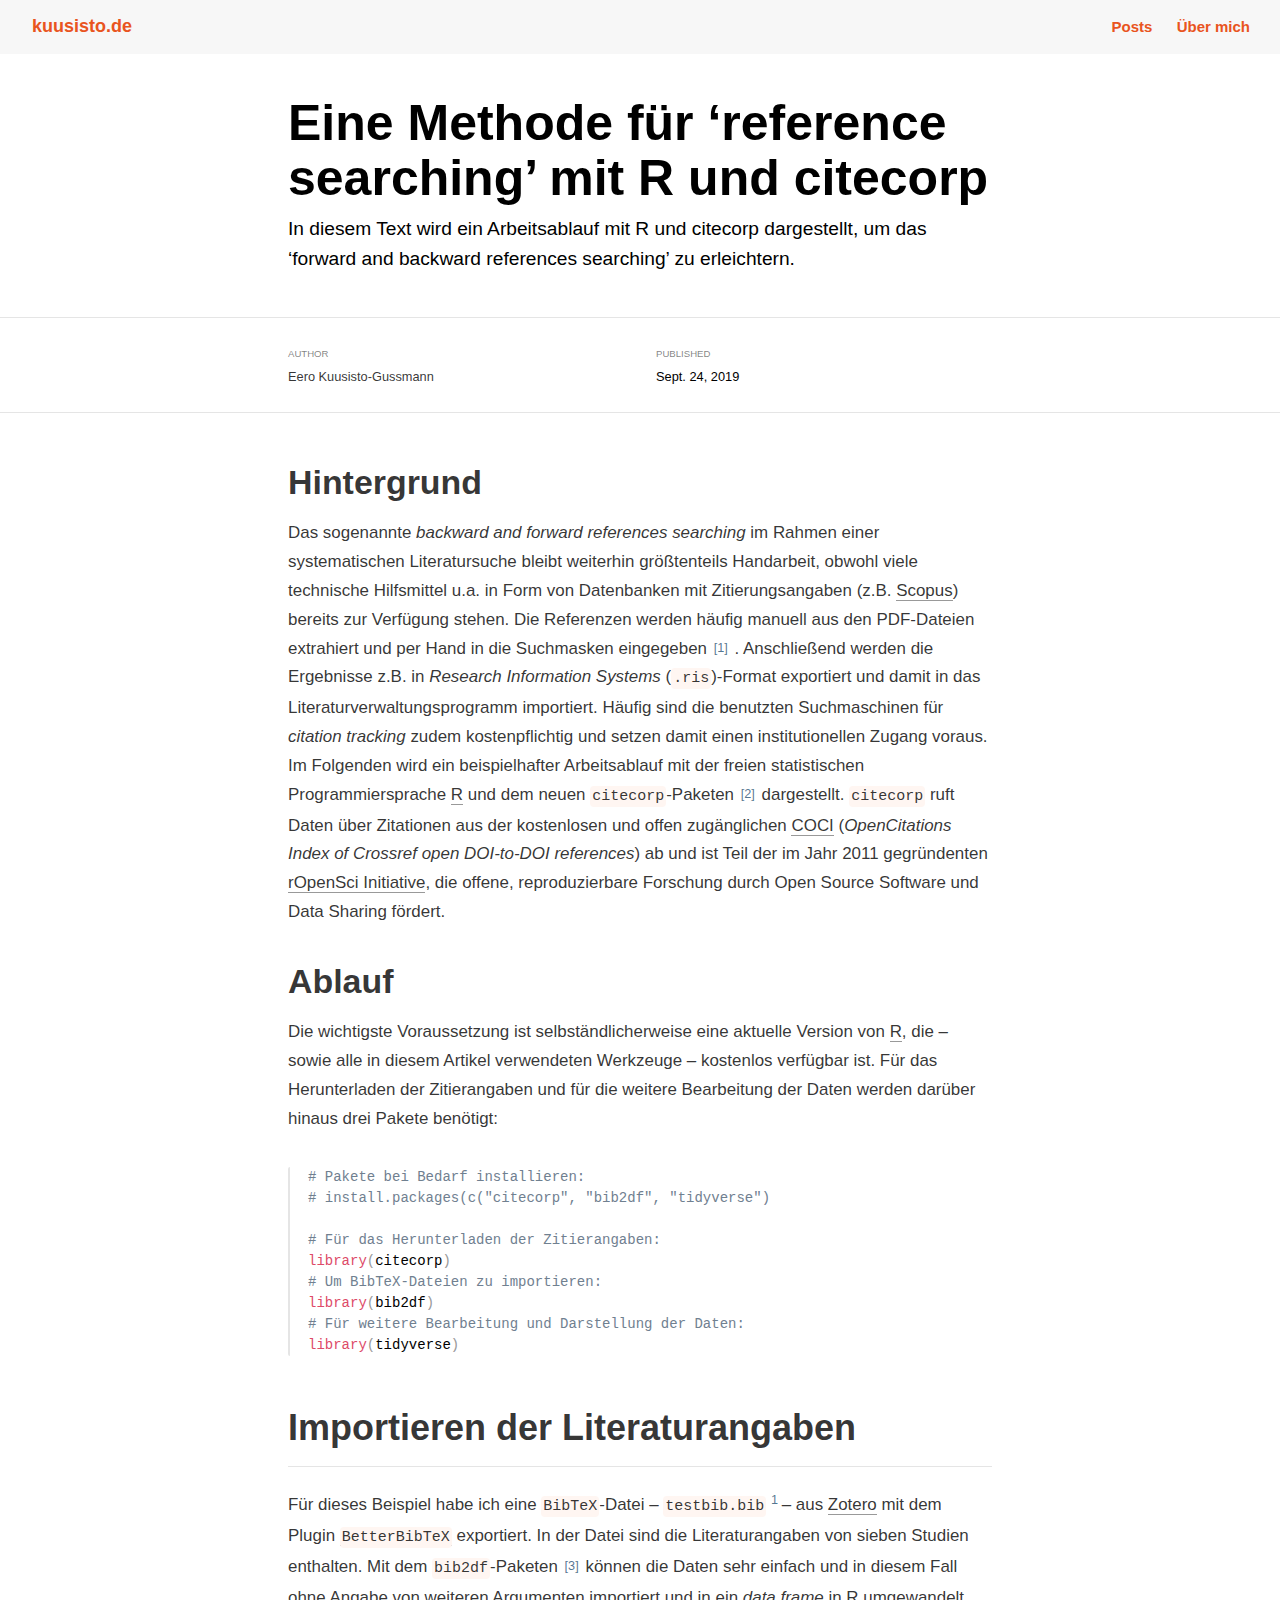
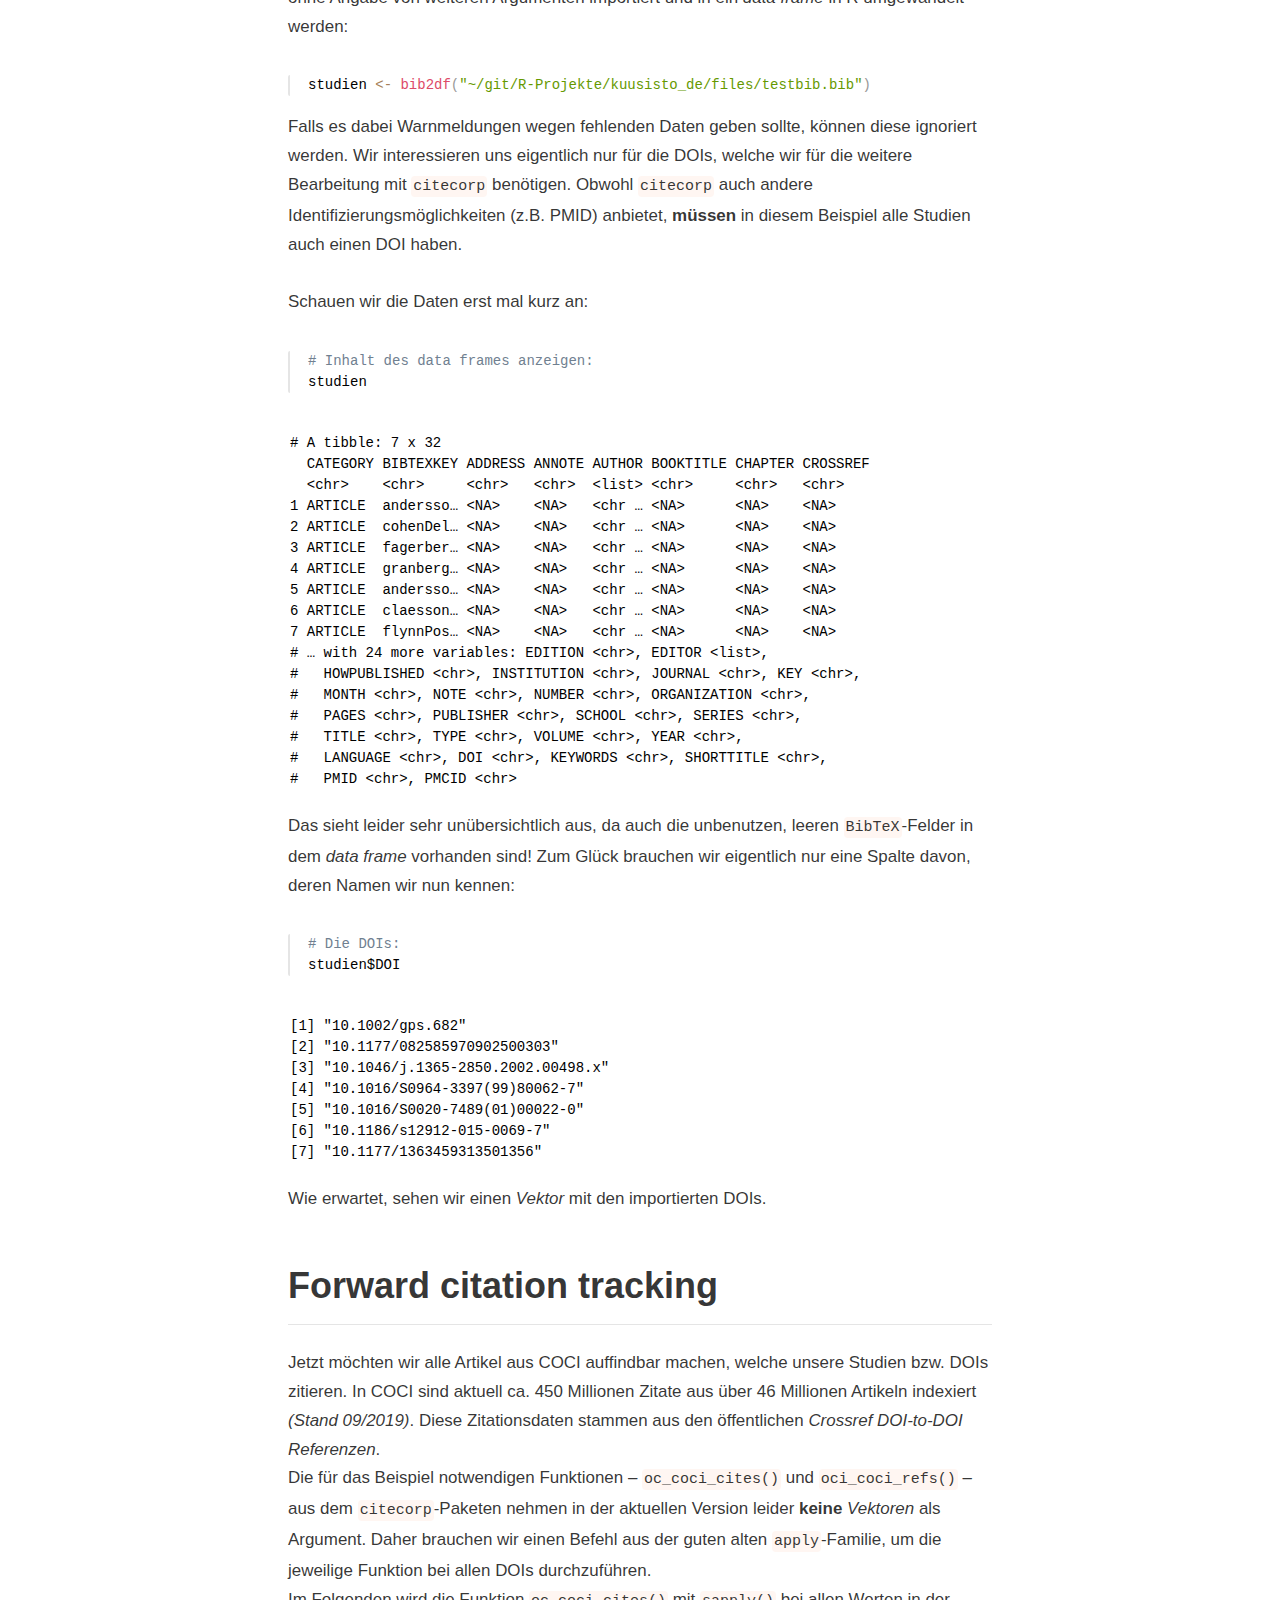
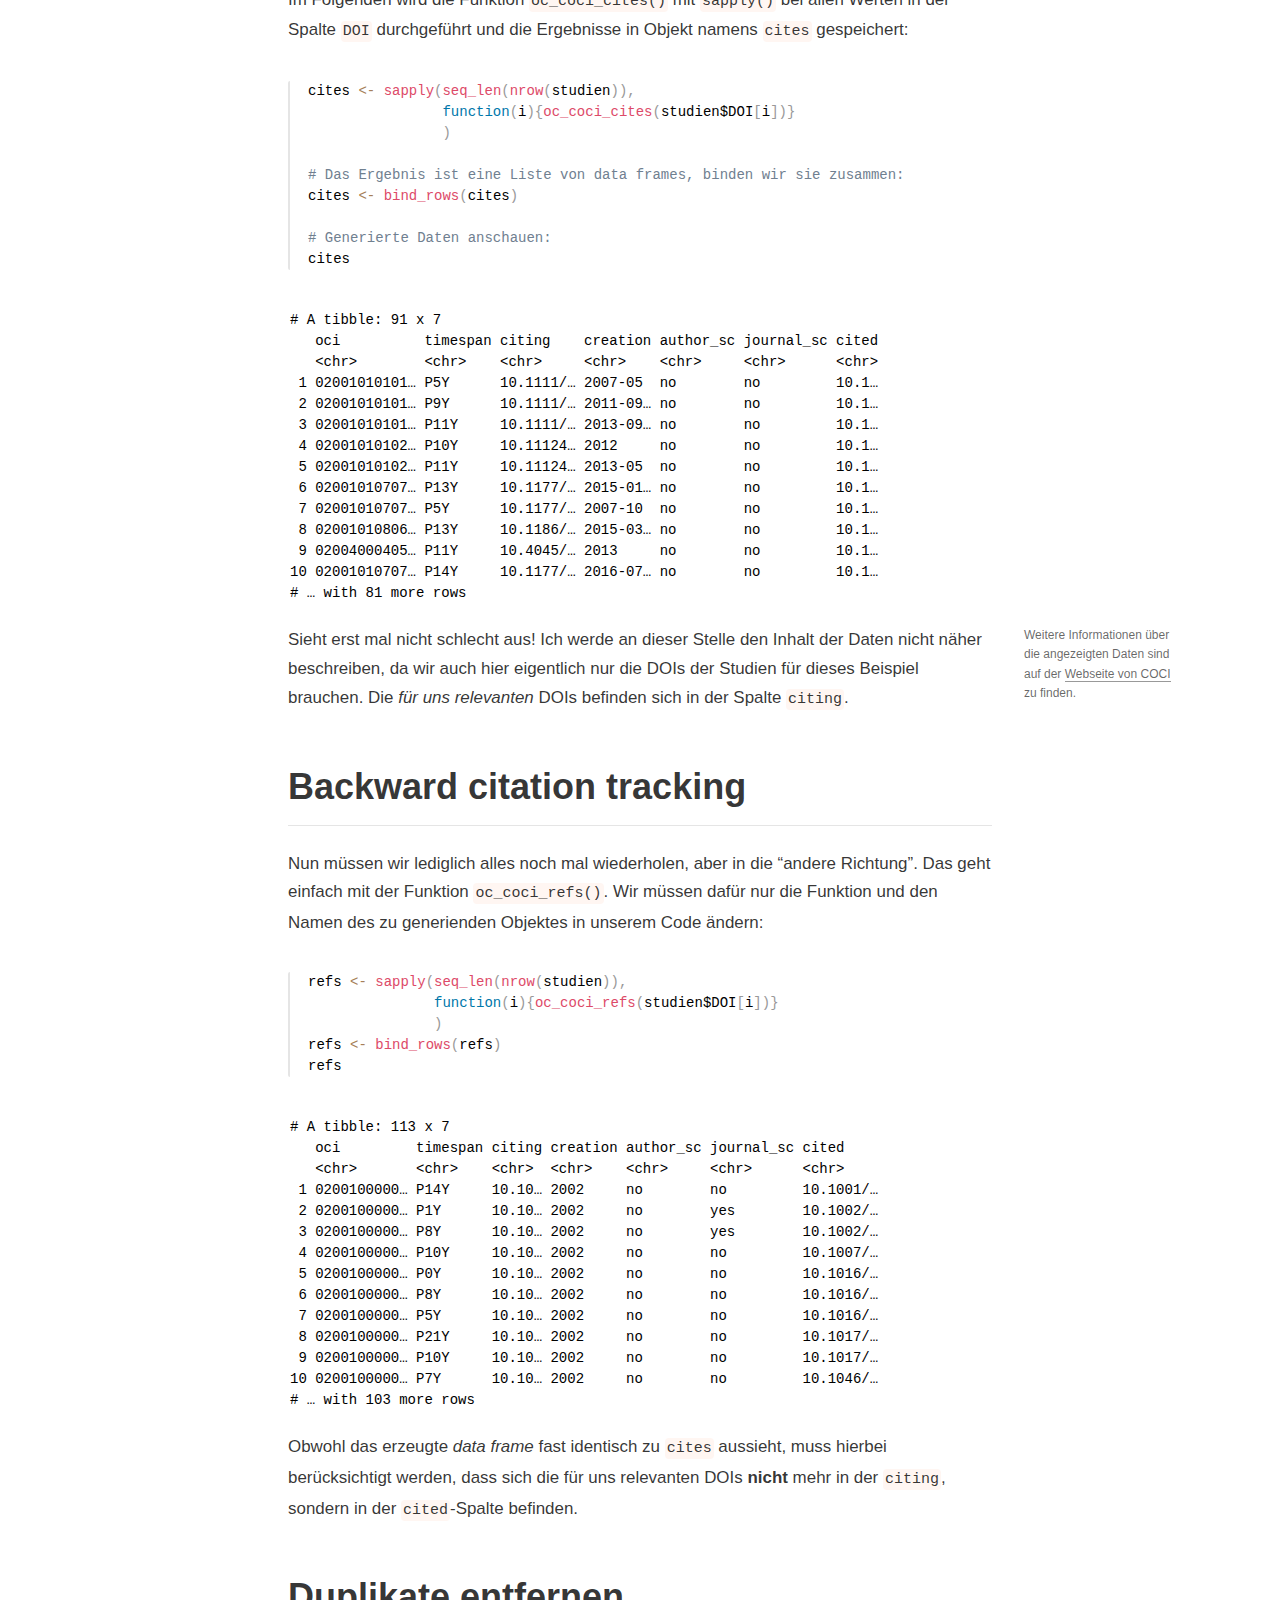
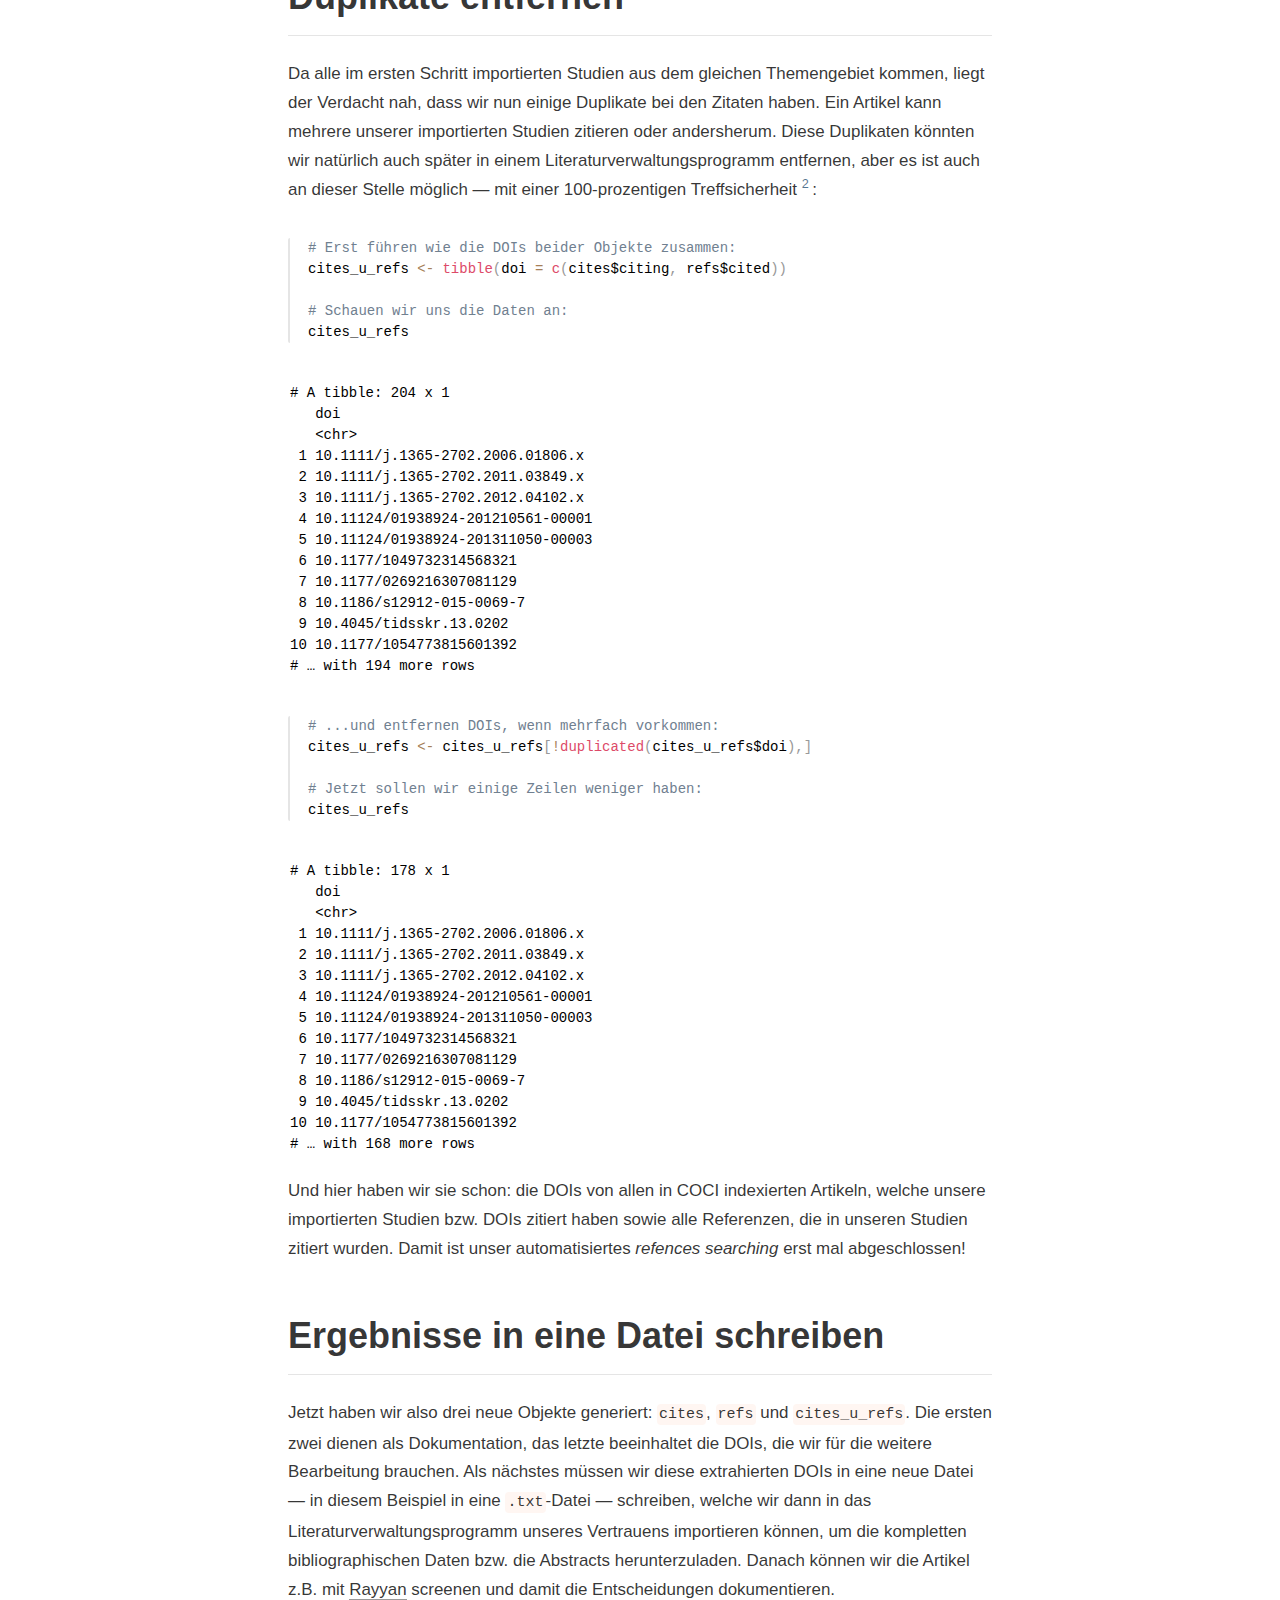
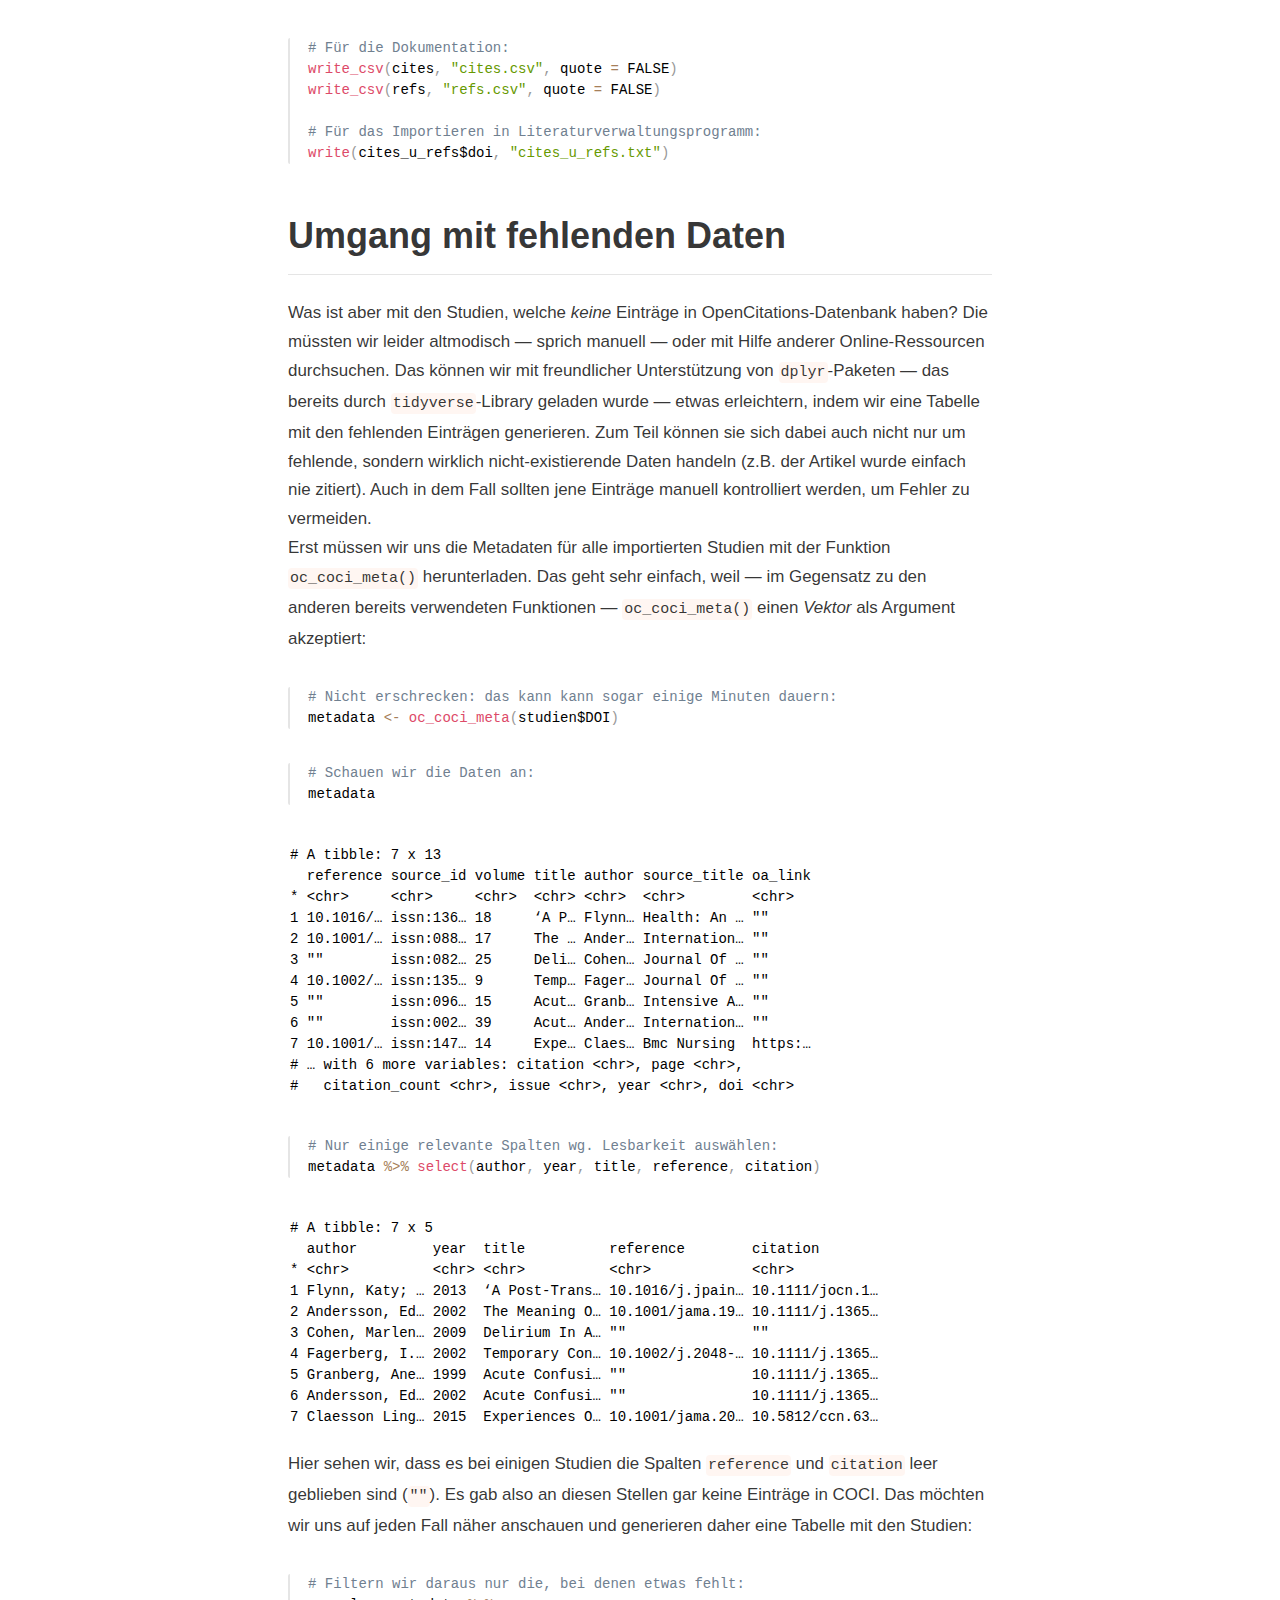
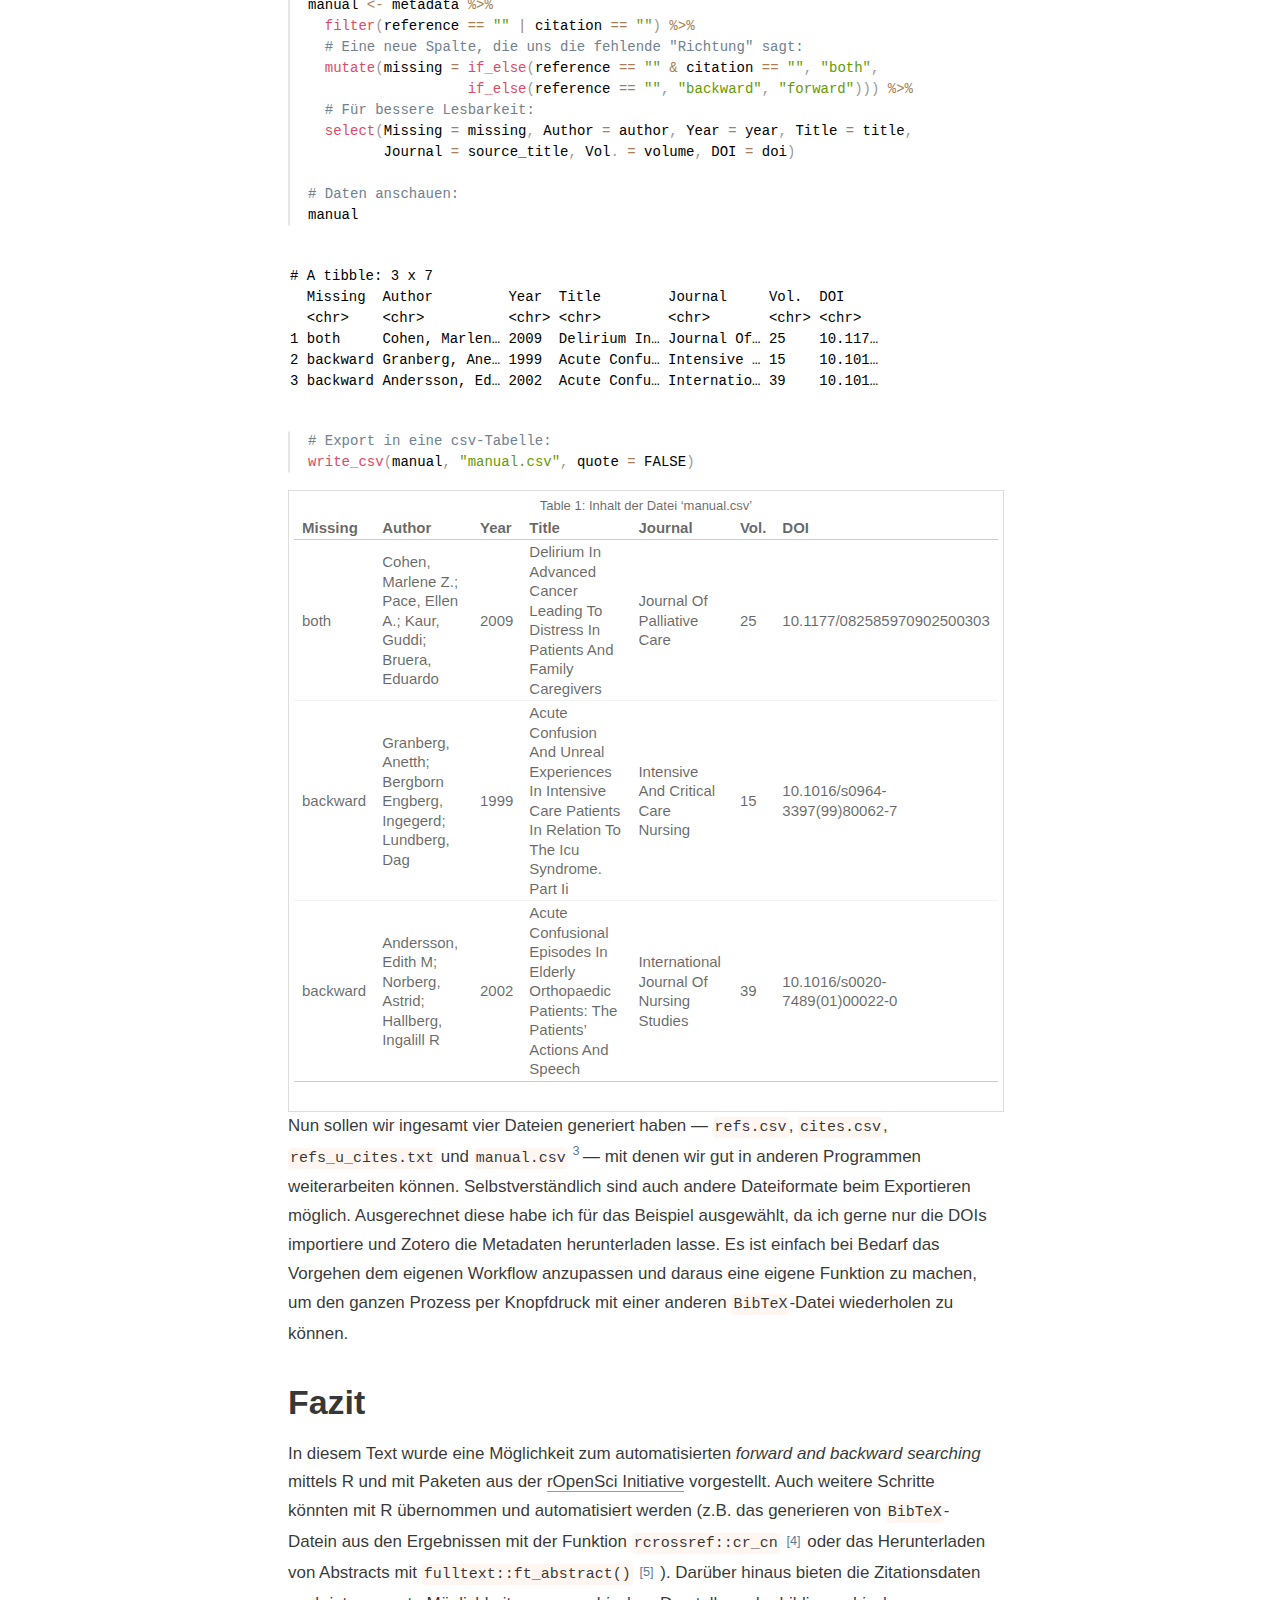
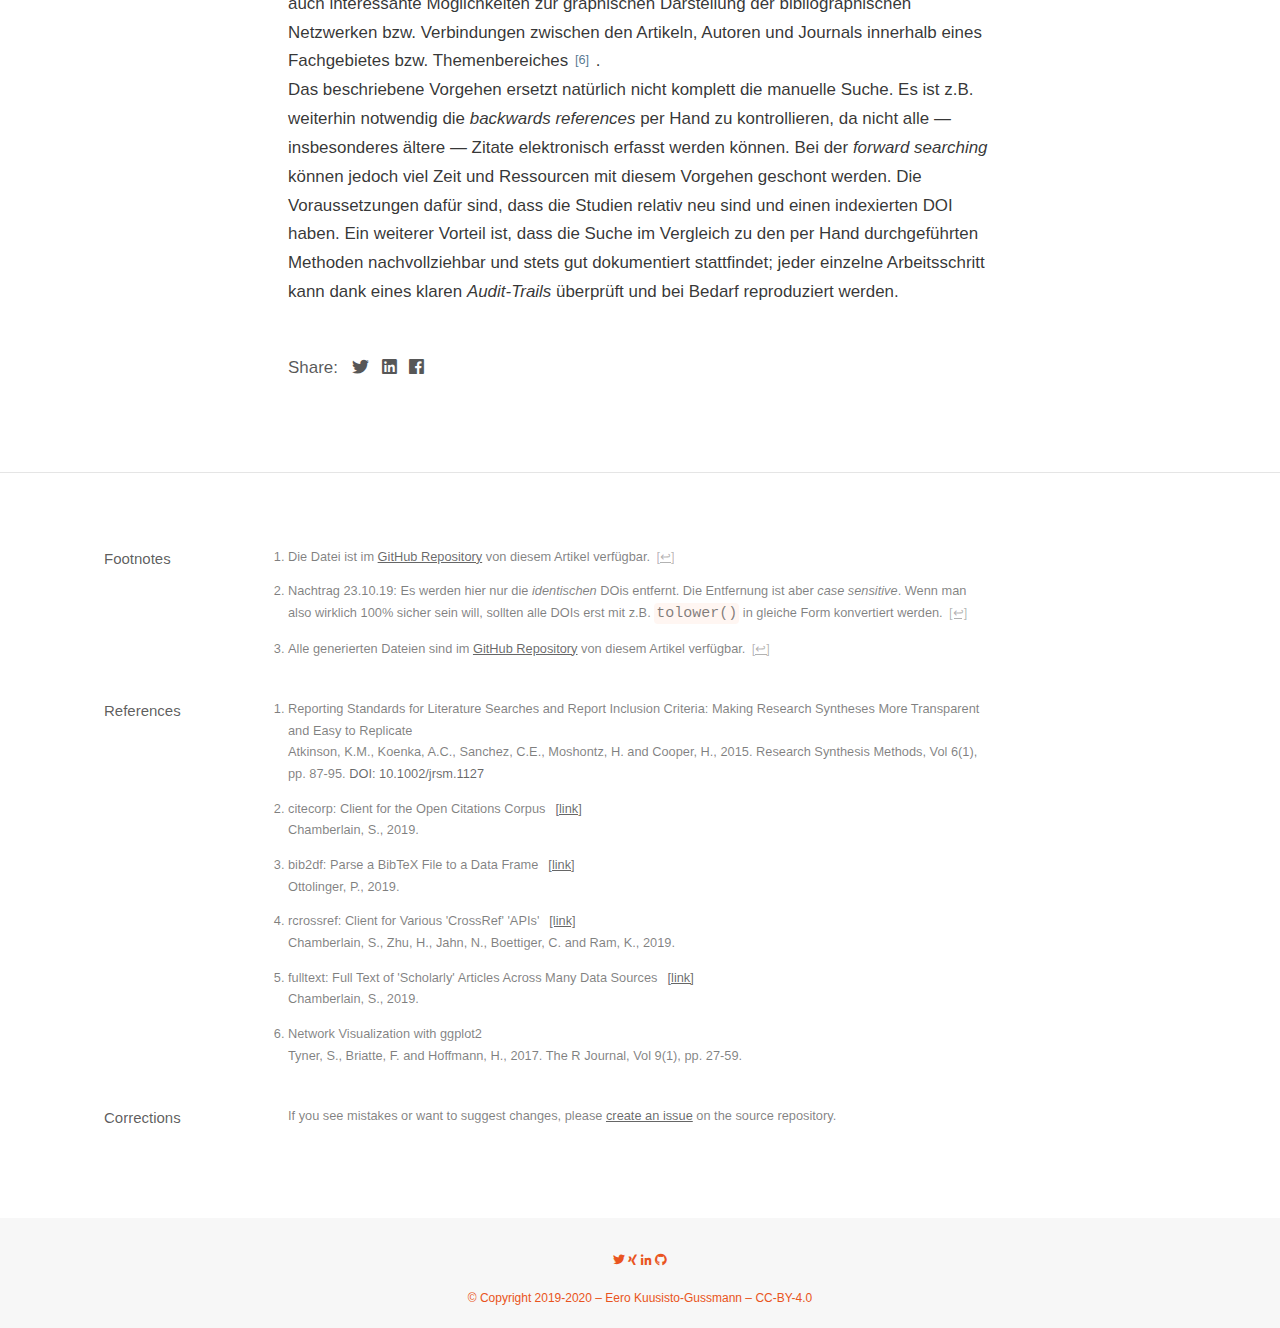
<file: posts/2019-09-25-references-searching-mit-r/index.html>
<!DOCTYPE html>

<html xmlns="http://www.w3.org/1999/xhtml" lang="" xml:lang="">

<head>
  <meta charset="utf-8"/>
  <meta name="viewport" content="width=device-width, initial-scale=1"/>
  <meta http-equiv="X-UA-Compatible" content="IE=Edge,chrome=1"/>
  <meta name="generator" content="distill" />

  <style type="text/css">
  /* Hide doc at startup (prevent jankiness while JS renders/transforms) */
  body {
    visibility: hidden;
  }
  </style>

 <!--radix_placeholder_import_source-->

<script type="text/json" id="radix-import-source">
{"type":"list","attributes":{"names":{"type":"character","attributes":{},"value":["url","sha1"]}},"value":[{"type":"character","attributes":{},"value":["http://blog.kuusisto.de/posts/2019-09-25-references-searching-mit-r/index.html"]},{"type":"character","attributes":{},"value":["1baea32cb9a02c4499105235b0a823a9ed710829"]}]}
</script>
<!--/radix_placeholder_import_source-->

  <!--radix_placeholder_meta_tags-->
<title>kuusisto.de: Eine Methode für 'reference searching' mit R und citecorp</title>

<meta property="description" itemprop="description" content="In diesem Text wird ein Arbeitsablauf mit R und citecorp dargestellt, um das &#39;forward and backward references searching&#39; zu erleichtern."/>

<link rel="canonical" href="https://blog.kuusisto.de/posts/2019-09-25-references-searching-mit-r/"/>

<!--  https://schema.org/Article -->
<meta property="article:published" itemprop="datePublished" content="2019-09-25"/>
<meta property="article:created" itemprop="dateCreated" content="2019-09-25"/>
<meta name="article:author" content="Eero Kuusisto-Gussmann"/>

<!--  https://developers.facebook.com/docs/sharing/webmasters#markup -->
<meta property="og:title" content="kuusisto.de: Eine Methode für &#39;reference searching&#39; mit R und citecorp"/>
<meta property="og:type" content="article"/>
<meta property="og:description" content="In diesem Text wird ein Arbeitsablauf mit R und citecorp dargestellt, um das &#39;forward and backward references searching&#39; zu erleichtern."/>
<meta property="og:url" content="https://blog.kuusisto.de/posts/2019-09-25-references-searching-mit-r/"/>
<meta property="og:image" content="https://blog.kuusisto.de/posts/2019-09-25-references-searching-mit-r/preview.jpg"/>
<meta property="og:locale" content="en_US"/>
<meta property="og:site_name" content="kuusisto.de"/>

<!--  https://dev.twitter.com/cards/types/summary -->
<meta property="twitter:card" content="summary_large_image"/>
<meta property="twitter:title" content="kuusisto.de: Eine Methode für &#39;reference searching&#39; mit R und citecorp"/>
<meta property="twitter:description" content="In diesem Text wird ein Arbeitsablauf mit R und citecorp dargestellt, um das &#39;forward and backward references searching&#39; zu erleichtern."/>
<meta property="twitter:url" content="https://blog.kuusisto.de/posts/2019-09-25-references-searching-mit-r/"/>
<meta property="twitter:image" content="https://blog.kuusisto.de/posts/2019-09-25-references-searching-mit-r/preview.jpg"/>
<meta property="twitter:site" content="@eerok"/>

<!--/radix_placeholder_meta_tags-->
  
  <meta name="citation_reference" content="citation_title=Reporting Standards for Literature Searches and Report Inclusion Criteria: Making Research Syntheses More Transparent and Easy to Replicate;citation_publication_date=2015;citation_volume=6;citation_doi=10.1002/jrsm.1127;citation_author=Kayla M. Atkinson;citation_author=Alison C. Koenka;citation_author=Carmen E. Sanchez;citation_author=Hannah Moshontz;citation_author=Harris Cooper"/>
  <meta name="citation_reference" content="citation_title=Network Visualization with ggplot2;citation_publication_date=2017;citation_volume=9;citation_author=Sam Tyner;citation_author=François Briatte;citation_author=Heike Hoffmann"/>
  <meta name="citation_reference" content="citation_title=citecorp: Client for the Open Citations Corpus;citation_publication_date=2019;citation_author=Scott Chamberlain"/>
  <meta name="citation_reference" content="citation_title=bib2df: Parse a BibTeX File to a Data Frame;citation_publication_date=2019;citation_author=Philipp Ottolinger"/>
  <meta name="citation_reference" content="citation_title=rcrossref: Client for Various ’CrossRef’ ’APIs’;citation_publication_date=2019;citation_author=Scott Chamberlain;citation_author=Hao Zhu;citation_author=Najko Jahn;citation_author=Carl Boettiger;citation_author=Karthik Ram"/>
  <meta name="citation_reference" content="citation_title=fulltext: Full Text of ’Scholarly’ Articles Across Many Data Sources;citation_publication_date=2019;citation_author=Scott Chamberlain"/>
  <!--radix_placeholder_rmarkdown_metadata-->

<script type="text/json" id="radix-rmarkdown-metadata">
{"type":"list","attributes":{"names":{"type":"character","attributes":{},"value":["title","description","author","date","repository_url","output","categories","bibliography","preview","canonical_url"]}},"value":[{"type":"character","attributes":{},"value":["Eine Methode für 'reference searching' mit R und citecorp"]},{"type":"character","attributes":{},"value":["In diesem Text wird ein Arbeitsablauf mit R und citecorp dargestellt, um das 'forward and backward references searching' zu erleichtern."]},{"type":"list","attributes":{},"value":[{"type":"list","attributes":{"names":{"type":"character","attributes":{},"value":["name"]}},"value":[{"type":"character","attributes":{},"value":["Eero Kuusisto-Gussmann"]}]}]},{"type":"character","attributes":{},"value":["09-25-2019"]},{"type":"character","attributes":{},"value":["https://github.com/eerokg/eerokg.github.io/"]},{"type":"list","attributes":{"names":{"type":"character","attributes":{},"value":["distill::distill_article"]}},"value":[{"type":"list","attributes":{"names":{"type":"character","attributes":{},"value":["self_contained"]}},"value":[{"type":"logical","attributes":{},"value":[false]}]}]},{"type":"character","attributes":{},"value":["R","Literatursuche","German"]},{"type":"character","attributes":{},"value":["library.bib"]},{"type":"character","attributes":{},"value":["preview.jpg"]},{"type":"character","attributes":{},"value":["https://blog.kuusisto.de/posts/2019-09-25-references-searching-mit-r/"]}]}
</script>
<!--/radix_placeholder_rmarkdown_metadata-->
  
  <script type="text/json" id="radix-resource-manifest">
  {"type":"character","attributes":{},"value":["cites_u_refs.txt","cites.csv","library.bib","manual.csv","preview.jpg","references-searching-mit-r_files/bowser-1.9.3/bowser.min.js","references-searching-mit-r_files/distill-2.2.21/template.v2.js","references-searching-mit-r_files/jquery-1.11.3/jquery.min.js","references-searching-mit-r_files/kePrint-0.0.1/kePrint.js","references-searching-mit-r_files/pagedtable-1.1/css/pagedtable.css","references-searching-mit-r_files/pagedtable-1.1/js/pagedtable.js","references-searching-mit-r_files/webcomponents-2.0.0/webcomponents.js","refs.csv"]}
  </script>
  <!--radix_placeholder_navigation_in_header-->

<script type="application/javascript">

  window.headroom_prevent_pin = false;

  window.document.addEventListener("DOMContentLoaded", function (event) {

    // initialize headroom for banner
    var header = $('header').get(0);
    var headerHeight = header.offsetHeight;
    var headroom = new Headroom(header, {
      onPin : function() {
        if (window.headroom_prevent_pin) {
          window.headroom_prevent_pin = false;
          headroom.unpin();
        }
      }
    });
    headroom.init();
    if(window.location.hash)
      headroom.unpin();
    $(header).addClass('headroom--transition');

    // offset scroll location for banner on hash change
    // (see: https://github.com/WickyNilliams/headroom.js/issues/38)
    window.addEventListener("hashchange", function(event) {
      window.scrollTo(0, window.pageYOffset - (headerHeight + 25));
    });

    // responsive menu
    $('.distill-site-header').each(function(i, val) {
      var topnav = $(this);
      var toggle = topnav.find('.nav-toggle');
      toggle.on('click', function() {
        topnav.toggleClass('responsive');
      });
    });

    // nav dropdowns
    $('.nav-dropbtn').click(function(e) {
      $(this).next('.nav-dropdown-content').toggleClass('nav-dropdown-active');
      $(this).parent().siblings('.nav-dropdown')
         .children('.nav-dropdown-content').removeClass('nav-dropdown-active');
    });
    $("body").click(function(e){
      $('.nav-dropdown-content').removeClass('nav-dropdown-active');
    });
    $(".nav-dropdown").click(function(e){
      e.stopPropagation();
    });
  });
</script>

<style type="text/css">

/* Theme (user-documented overrideables for nav appearance) */

.distill-site-nav {
  color: rgba(255, 255, 255, 0.8);
  background-color: #455a64;
  font-size: 15px;
  font-weight: 300;
}

.distill-site-nav a {
  color: inherit;
  text-decoration: none;
}

.distill-site-nav a:hover {
  color: white;
}

@media print {
  .distill-site-nav {
    display: none;
  }
}

.distill-site-header {

}

.distill-site-footer {

}


/* Site Header */

.distill-site-header {
  width: 100%;
  box-sizing: border-box;
  z-index: 3;
}

.distill-site-header .nav-left {
  display: inline-block;
  margin-left: 8px;
}

@media screen and (max-width: 768px) {
  .distill-site-header .nav-left {
    margin-left: 0;
  }
}


.distill-site-header .nav-right {
  float: right;
  margin-right: 8px;
}

.distill-site-header a,
.distill-site-header .title {
  display: inline-block;
  text-align: center;
  padding: 14px 10px 14px 10px;
}

.distill-site-header .title {
  font-size: 18px;
}

.distill-site-header .logo {
  padding: 0;
}

.distill-site-header .logo img {
  display: none;
  max-height: 20px;
  width: auto;
  margin-bottom: -4px;
}

.distill-site-header .nav-image img {
  max-height: 18px;
  width: auto;
  display: inline-block;
  margin-bottom: -3px;
}



@media screen and (min-width: 1000px) {
  .distill-site-header .logo img {
    display: inline-block;
  }
  .distill-site-header .nav-left {
    margin-left: 20px;
  }
  .distill-site-header .nav-right {
    margin-right: 20px;
  }
  .distill-site-header .title {
    padding-left: 12px;
  }
}


.distill-site-header .nav-toggle {
  display: none;
}

.nav-dropdown {
  display: inline-block;
  position: relative;
}

.nav-dropdown .nav-dropbtn {
  border: none;
  outline: none;
  color: rgba(255, 255, 255, 0.8);
  padding: 16px 10px;
  background-color: transparent;
  font-family: inherit;
  font-size: inherit;
  font-weight: inherit;
  margin: 0;
  margin-top: 1px;
  z-index: 2;
}

.nav-dropdown-content {
  display: none;
  position: absolute;
  background-color: white;
  min-width: 200px;
  border: 1px solid rgba(0,0,0,0.15);
  border-radius: 4px;
  box-shadow: 0px 8px 16px 0px rgba(0,0,0,0.1);
  z-index: 1;
  margin-top: 2px;
  white-space: nowrap;
  padding-top: 4px;
  padding-bottom: 4px;
}

.nav-dropdown-content hr {
  margin-top: 4px;
  margin-bottom: 4px;
  border: none;
  border-bottom: 1px solid rgba(0, 0, 0, 0.1);
}

.nav-dropdown-active {
  display: block;
}

.nav-dropdown-content a, .nav-dropdown-content .nav-dropdown-header {
  color: black;
  padding: 6px 24px;
  text-decoration: none;
  display: block;
  text-align: left;
}

.nav-dropdown-content .nav-dropdown-header {
  display: block;
  padding: 5px 24px;
  padding-bottom: 0;
  text-transform: uppercase;
  font-size: 14px;
  color: #999999;
  white-space: nowrap;
}

.nav-dropdown:hover .nav-dropbtn {
  color: white;
}

.nav-dropdown-content a:hover {
  background-color: #ddd;
  color: black;
}

.nav-right .nav-dropdown-content {
  margin-left: -45%;
  right: 0;
}

@media screen and (max-width: 768px) {
  .distill-site-header a, .distill-site-header .nav-dropdown  {display: none;}
  .distill-site-header a.nav-toggle {
    float: right;
    display: block;
  }
  .distill-site-header .title {
    margin-left: 0;
  }
  .distill-site-header .nav-right {
    margin-right: 0;
  }
  .distill-site-header {
    overflow: hidden;
  }
  .nav-right .nav-dropdown-content {
    margin-left: 0;
  }
}


@media screen and (max-width: 768px) {
  .distill-site-header.responsive {position: relative;}
  .distill-site-header.responsive a.nav-toggle {
    position: absolute;
    right: 0;
    top: 0;
  }
  .distill-site-header.responsive a,
  .distill-site-header.responsive .nav-dropdown {
    display: block;
    text-align: left;
  }
  .distill-site-header.responsive .nav-left,
  .distill-site-header.responsive .nav-right {
    width: 100%;
  }
  .distill-site-header.responsive .nav-dropdown {float: none;}
  .distill-site-header.responsive .nav-dropdown-content {position: relative;}
  .distill-site-header.responsive .nav-dropdown .nav-dropbtn {
    display: block;
    width: 100%;
    text-align: left;
  }
}

/* Site Footer */

.distill-site-footer {
  width: 100%;
  overflow: hidden;
  box-sizing: border-box;
  z-index: 3;
  margin-top: 30px;
  padding-top: 30px;
  padding-bottom: 30px;
  text-align: center;
}

/* Headroom */

d-title {
  padding-top: 6rem;
}

@media print {
  d-title {
    padding-top: 4rem;
  }
}

.headroom {
  z-index: 1000;
  position: fixed;
  top: 0;
  left: 0;
  right: 0;
}

.headroom--transition {
  transition: all .4s ease-in-out;
}

.headroom--unpinned {
  top: -100px;
}

.headroom--pinned {
  top: 0;
}

</style>

<link href="../../site_libs/font-awesome-5.1.0/css/all.css" rel="stylesheet"/>
<link href="../../site_libs/font-awesome-5.1.0/css/v4-shims.css" rel="stylesheet"/>
<script src="../../site_libs/headroom-0.9.4/headroom.min.js"></script>
<!--/radix_placeholder_navigation_in_header-->
  <!--radix_placeholder_distill-->

<style type="text/css">

body {
  background-color: white;
}

.pandoc-table {
  width: 100%;
}

.pandoc-table>caption {
  margin-bottom: 10px;
}

.pandoc-table th:not([align]) {
  text-align: left;
}

.pagedtable-footer {
  font-size: 15px;
}

.html-widget {
  margin-bottom: 2.0em;
}

.l-screen-inset {
  padding-right: 16px;
}

.l-screen .caption {
  margin-left: 10px;
}

.shaded {
  background: rgb(247, 247, 247);
  padding-top: 20px;
  padding-bottom: 20px;
  border-top: 1px solid rgba(0, 0, 0, 0.1);
  border-bottom: 1px solid rgba(0, 0, 0, 0.1);
}

.shaded .html-widget {
  margin-bottom: 0;
  border: 1px solid rgba(0, 0, 0, 0.1);
}

.shaded .shaded-content {
  background: white;
}

.text-output {
  margin-top: 0;
  line-height: 1.5em;
}

.hidden {
  display: none !important;
}

d-article {
  padding-bottom: 30px;
}

d-appendix {
  padding-top: 30px;
}

d-article>p>img {
  width: 100%;
}

d-article iframe {
  border: 1px solid rgba(0, 0, 0, 0.1);
  margin-bottom: 2.0em;
  width: 100%;
}

figure img.external {
  background: white;
  border: 1px solid rgba(0, 0, 0, 0.1);
  box-shadow: 0 1px 8px rgba(0, 0, 0, 0.1);
  padding: 18px;
  box-sizing: border-box;
}

/* CSS for table of contents */

.d-toc {
  color: rgba(0,0,0,0.8);
  font-size: 0.8em;
  line-height: 1em;
}

.d-toc-header {
  font-size: 0.6rem;
  font-weight: 400;
  color: rgba(0, 0, 0, 0.5);
  text-transform: uppercase;
  margin-top: 0;
  margin-bottom: 1.3em;
}

.d-toc a {
  border-bottom: none;
}

.d-toc ul {
  padding-left: 0;
}

.d-toc li>ul {
  padding-top: 0.8em;
  padding-left: 16px;
  margin-bottom: 0.6em;
}

.d-toc ul,
.d-toc li {
  list-style-type: none;
}

.d-toc li {
  margin-bottom: 0.9em;
}

.d-toc-separator {
  margin-top: 20px;
  margin-bottom: 2em;
}

.d-article-with-toc {
  border-top: none;
  padding-top: 0;
}



/* Tweak code blocks (note that this CSS is repeated above in an injection
   into the d-code shadow dom) */

d-code {
  overflow-x: auto !important;
}

pre.d-code code.d-code {
  padding-left: 10px;
  font-size: 12px;
  border-left: 2px solid rgba(0,0,0,0.1);
}

pre.text-output {

  font-size: 12px;
  color: black;
  background: none;
  font-family: Consolas, Monaco, 'Andale Mono', 'Ubuntu Mono', monospace;
  text-align: left;
  white-space: pre;
  word-spacing: normal;
  word-break: normal;
  word-wrap: normal;
  line-height: 1.5;

  -moz-tab-size: 4;
  -o-tab-size: 4;
  tab-size: 4;

  -webkit-hyphens: none;
  -moz-hyphens: none;
  -ms-hyphens: none;
  hyphens: none;
}

@media(min-width: 768px) {

d-code {
  overflow-x: visible !important;
}

pre.d-code code.d-code  {
    padding-left: 18px;
    font-size: 14px;
}
pre.text-output {
  font-size: 14px;
}
}

/* Figure */

.figure {
  position: relative;
  margin-bottom: 2.5em;
  margin-top: 1.5em;
}

.figure img {
  width: 100%;
}

.figure .caption {
  color: rgba(0, 0, 0, 0.6);
  font-size: 12px;
  line-height: 1.5em;
}

.figure img.external {
  background: white;
  border: 1px solid rgba(0, 0, 0, 0.1);
  box-shadow: 0 1px 8px rgba(0, 0, 0, 0.1);
  padding: 18px;
  box-sizing: border-box;
}

.figure .caption a {
  color: rgba(0, 0, 0, 0.6);
}

.figure .caption b,
.figure .caption strong, {
  font-weight: 600;
  color: rgba(0, 0, 0, 1.0);
}



/* Tweak 1000px media break to show more text */

@media(min-width: 1000px) {
  .base-grid,
  distill-header,
  d-title,
  d-abstract,
  d-article,
  d-appendix,
  distill-appendix,
  d-byline,
  d-footnote-list,
  d-citation-list,
  distill-footer {
    grid-template-columns: [screen-start] 1fr [page-start kicker-start] 80px [middle-start] 50px [text-start kicker-end] 65px 65px 65px 65px 65px 65px 65px 65px [text-end gutter-start] 65px [middle-end] 65px [page-end gutter-end] 1fr [screen-end];
    grid-column-gap: 16px;
  }

  .grid {
    grid-column-gap: 16px;
  }

  d-article {
    font-size: 1.06rem;
    line-height: 1.7em;
  }
  figure .caption, .figure .caption, figure figcaption {
    font-size: 13px;
  }
}

@media(min-width: 1180px) {
  .base-grid,
  distill-header,
  d-title,
  d-abstract,
  d-article,
  d-appendix,
  distill-appendix,
  d-byline,
  d-footnote-list,
  d-citation-list,
  distill-footer {
    grid-template-columns: [screen-start] 1fr [page-start kicker-start] 60px [middle-start] 60px [text-start kicker-end] 60px 60px 60px 60px 60px 60px 60px 60px [text-end gutter-start] 60px [middle-end] 60px [page-end gutter-end] 1fr [screen-end];
    grid-column-gap: 32px;
  }

  .grid {
    grid-column-gap: 32px;
  }
}


/* Get the citation styles for the appendix (not auto-injected on render since
   we do our own rendering of the citation appendix) */

d-appendix .citation-appendix,
.d-appendix .citation-appendix {
  font-size: 11px;
  line-height: 15px;
  border-left: 1px solid rgba(0, 0, 0, 0.1);
  padding-left: 18px;
  border: 1px solid rgba(0,0,0,0.1);
  background: rgba(0, 0, 0, 0.02);
  padding: 10px 18px;
  border-radius: 3px;
  color: rgba(150, 150, 150, 1);
  overflow: hidden;
  margin-top: -12px;
  white-space: pre-wrap;
  word-wrap: break-word;
}


/* Social footer */

.social_footer {
  margin-top: 30px;
  margin-bottom: 0;
  color: rgba(0,0,0,0.67);
}

.disqus-comments {
  margin-right: 30px;
}

.disqus-comment-count {
  border-bottom: 1px solid rgba(0, 0, 0, 0.4);
  cursor: pointer;
}

#disqus_thread {
  margin-top: 30px;
}

.article-sharing a {
  border-bottom: none;
  margin-right: 8px;
}

.article-sharing a:hover {
  border-bottom: none;
}

.sidebar-section.subscribe {
  font-size: 12px;
  line-height: 1.6em;
}

.subscribe p {
  margin-bottom: 0.5em;
}


.article-footer .subscribe {
  font-size: 15px;
  margin-top: 45px;
}


/* Improve display for browsers without grid (IE/Edge <= 15) */

.downlevel {
  line-height: 1.6em;
  font-family: -apple-system, BlinkMacSystemFont, "Segoe UI", Roboto, Oxygen, Ubuntu, Cantarell, "Fira Sans", "Droid Sans", "Helvetica Neue", Arial, sans-serif;
  margin: 0;
}

.downlevel .d-title {
  padding-top: 6rem;
  padding-bottom: 1.5rem;
}

.downlevel .d-title h1 {
  font-size: 50px;
  font-weight: 700;
  line-height: 1.1em;
  margin: 0 0 0.5rem;
}

.downlevel .d-title p {
  font-weight: 300;
  font-size: 1.2rem;
  line-height: 1.55em;
  margin-top: 0;
}

.downlevel .d-byline {
  padding-top: 0.8em;
  padding-bottom: 0.8em;
  font-size: 0.8rem;
  line-height: 1.8em;
}

.downlevel .section-separator {
  border: none;
  border-top: 1px solid rgba(0, 0, 0, 0.1);
}

.downlevel .d-article {
  font-size: 1.06rem;
  line-height: 1.7em;
  padding-top: 1rem;
  padding-bottom: 2rem;
}


.downlevel .d-appendix {
  padding-left: 0;
  padding-right: 0;
  max-width: none;
  font-size: 0.8em;
  line-height: 1.7em;
  margin-bottom: 0;
  color: rgba(0,0,0,0.5);
  padding-top: 40px;
  padding-bottom: 48px;
}

.downlevel .footnotes ol {
  padding-left: 13px;
}

.downlevel .base-grid,
.downlevel .distill-header,
.downlevel .d-title,
.downlevel .d-abstract,
.downlevel .d-article,
.downlevel .d-appendix,
.downlevel .distill-appendix,
.downlevel .d-byline,
.downlevel .d-footnote-list,
.downlevel .d-citation-list,
.downlevel .distill-footer,
.downlevel .appendix-bottom,
.downlevel .posts-container {
  padding-left: 40px;
  padding-right: 40px;
}

@media(min-width: 768px) {
  .downlevel .base-grid,
  .downlevel .distill-header,
  .downlevel .d-title,
  .downlevel .d-abstract,
  .downlevel .d-article,
  .downlevel .d-appendix,
  .downlevel .distill-appendix,
  .downlevel .d-byline,
  .downlevel .d-footnote-list,
  .downlevel .d-citation-list,
  .downlevel .distill-footer,
  .downlevel .appendix-bottom,
  .downlevel .posts-container {
  padding-left: 150px;
  padding-right: 150px;
  max-width: 900px;
}
}

.downlevel pre code {
  display: block;
  border-left: 2px solid rgba(0, 0, 0, .1);
  padding: 0 0 0 20px;
  font-size: 14px;
}

.downlevel code, .downlevel pre {
  color: black;
  background: none;
  font-family: Consolas, Monaco, 'Andale Mono', 'Ubuntu Mono', monospace;
  text-align: left;
  white-space: pre;
  word-spacing: normal;
  word-break: normal;
  word-wrap: normal;
  line-height: 1.5;

  -moz-tab-size: 4;
  -o-tab-size: 4;
  tab-size: 4;

  -webkit-hyphens: none;
  -moz-hyphens: none;
  -ms-hyphens: none;
  hyphens: none;
}

</style>

<script type="application/javascript">

function is_downlevel_browser() {
  if (bowser.isUnsupportedBrowser({ msie: "12", msedge: "16"},
                                 window.navigator.userAgent)) {
    return true;
  } else {
    return window.load_distill_framework === undefined;
  }
}

// show body when load is complete
function on_load_complete() {

  // set body to visible
  document.body.style.visibility = 'visible';

  // force redraw for leaflet widgets
  if (window.HTMLWidgets) {
    var maps = window.HTMLWidgets.findAll(".leaflet");
    $.each(maps, function(i, el) {
      var map = this.getMap();
      map.invalidateSize();
      map.eachLayer(function(layer) {
        if (layer instanceof L.TileLayer)
          layer.redraw();
      });
    });
  }

  // trigger 'shown' so htmlwidgets resize
  $('d-article').trigger('shown');
}

function init_distill() {

  init_common();

  // create front matter
  var front_matter = $('<d-front-matter></d-front-matter>');
  $('#distill-front-matter').wrap(front_matter);

  // create d-title
  $('.d-title').changeElementType('d-title');

  // create d-byline
  var byline = $('<d-byline></d-byline>');
  $('.d-byline').replaceWith(byline);

  // create d-article
  var article = $('<d-article></d-article>');
  $('.d-article').wrap(article).children().unwrap();

  // move posts container into article
  $('.posts-container').appendTo($('d-article'));

  // create d-appendix
  $('.d-appendix').changeElementType('d-appendix');

  // create d-bibliography
  var bibliography = $('<d-bibliography></d-bibliography>');
  $('#distill-bibliography').wrap(bibliography);

  // flag indicating that we have appendix items
  var appendix = $('.appendix-bottom').children('h3').length > 0;

  // replace citations with <d-cite>
  $('.citation').each(function(i, val) {
    appendix = true;
    var cites = $(this).attr('data-cites').split(" ");
    var dt_cite = $('<d-cite></d-cite>');
    dt_cite.attr('key', cites.join());
    $(this).replaceWith(dt_cite);
  });
  // remove refs
  $('#refs').remove();

  // replace footnotes with <d-footnote>
  $('.footnote-ref').each(function(i, val) {
    appendix = true;
    var href = $(this).attr('href');
    var id = href.replace('#', '');
    var fn = $('#' + id);
    var fn_p = $('#' + id + '>p');
    fn_p.find('.footnote-back').remove();
    var text = fn_p.html();
    var dtfn = $('<d-footnote></d-footnote>');
    dtfn.html(text);
    $(this).replaceWith(dtfn);
  });
  // remove footnotes
  $('.footnotes').remove();

  $('h1.appendix, h2.appendix').each(function(i, val) {
    $(this).changeElementType('h3');
  });
  $('h3.appendix').each(function(i, val) {
    var id = $(this).attr('id');
    $('.d-toc a[href="#' + id + '"]').parent().remove();
    appendix = true;
    $(this).nextUntil($('h1, h2, h3')).addBack().appendTo($('d-appendix'));
  });

  // show d-appendix if we have appendix content
  $("d-appendix").css('display', appendix ? 'grid' : 'none');

  // replace code blocks with d-code
  $('pre>code').each(function(i, val) {
    var code = $(this);
    var pre = code.parent();
    var clz = "";
    var language = pre.attr('class');
    if (language) {
      // map unknown languages to "clike" (without this they just dissapear)
      if ($.inArray(language, ["bash", "clike", "css", "go", "html",
                               "javascript", "js", "julia", "lua", "markdown",
                               "markup", "mathml", "python", "svg", "xml"]) == -1)
        language = "clike";
      language = ' language="' + language + '"';
      var dt_code = $('<d-code block' + language + clz + '></d-code>');
      dt_code.text(code.text());
      pre.replaceWith(dt_code);
    } else {
      code.addClass('text-output').unwrap().changeElementType('pre');
    }
  });

  // localize layout chunks to just output
  $('.layout-chunk').each(function(i, val) {

    // capture layout
    var layout = $(this).attr('data-layout');

    // apply layout to markdown level block elements
    var elements = $(this).children().not('d-code, pre.text-output, script');
    elements.each(function(i, el) {
      var layout_div = $('<div class="' + layout + '"></div>');
      if (layout_div.hasClass('shaded')) {
        var shaded_content = $('<div class="shaded-content"></div>');
        $(this).wrap(shaded_content);
        $(this).parent().wrap(layout_div);
      } else {
        $(this).wrap(layout_div);
      }
    });


    // unwrap the layout-chunk div
    $(this).children().unwrap();
  });

  // load distill framework
  load_distill_framework();

  // wait for window.distillRunlevel == 4 to do post processing
  function distill_post_process() {

    if (!window.distillRunlevel || window.distillRunlevel < 4)
      return;

    // hide author/affiliations entirely if we have no authors
    var front_matter = JSON.parse($("#distill-front-matter").html());
    var have_authors = front_matter.authors && front_matter.authors.length > 0;
    if (!have_authors)
      $('d-byline').addClass('hidden');

    // table of contents
    if (have_authors) // adjust border if we are in authors
      $('.d-toc').parent().addClass('d-article-with-toc');

    // strip links that point to #
    $('.authors-affiliations').find('a[href="#"]').removeAttr('href');

    // hide elements of author/affiliations grid that have no value
    function hide_byline_column(caption) {
      $('d-byline').find('h3:contains("' + caption + '")').parent().css('visibility', 'hidden');
    }

    // affiliations
    var have_affiliations = false;
    for (var i = 0; i<front_matter.authors.length; ++i) {
      var author = front_matter.authors[i];
      if (author.affiliation !== "&nbsp;") {
        have_affiliations = true;
        break;
      }
    }
    if (!have_affiliations)
      $('d-byline').find('h3:contains("Affiliations")').css('visibility', 'hidden');

    // published date
    if (!front_matter.publishedDate)
      hide_byline_column("Published");

    // document object identifier
    var doi = $('d-byline').find('h3:contains("DOI")');
    var doi_p = doi.next().empty();
    if (!front_matter.doi) {
      // if we have a citation and valid citationText then link to that
      if ($('#citation').length > 0 && front_matter.citationText) {
        doi.html('Citation');
        $('<a href="#citation"></a>')
          .text(front_matter.citationText)
          .appendTo(doi_p);
      } else {
        hide_byline_column("DOI");
      }
    } else {
      $('<a></a>')
         .attr('href', "https://doi.org/" + front_matter.doi)
         .html(front_matter.doi)
         .appendTo(doi_p);
    }

     // change plural form of authors/affiliations
    if (front_matter.authors.length === 1) {
      var grid = $('.authors-affiliations');
      grid.children('h3:contains("Authors")').text('Author');
      grid.children('h3:contains("Affiliations")').text('Affiliation');
    }

    // inject pre code styles (can't do this with a global stylesheet b/c a shadow root is used)
    $('d-code').each(function(i, val) {
      var style = document.createElement('style');
      style.innerHTML = 'pre code { padding-left: 10px; font-size: 12px; border-left: 2px solid rgba(0,0,0,0.1); } ' +
                        '@media(min-width: 768px) { pre code { padding-left: 18px; font-size: 14px; } }';
      if (this.shadowRoot)
        this.shadowRoot.appendChild(style);
    });

    // move appendix-bottom entries to the bottom
    $('.appendix-bottom').appendTo('d-appendix').children().unwrap();
    $('.appendix-bottom').remove();

    // clear polling timer
    clearInterval(tid);

    // show body now that everything is ready
    on_load_complete();
  }

  var tid = setInterval(distill_post_process, 50);
  distill_post_process();

}

function init_downlevel() {

  init_common();

   // insert hr after d-title
  $('.d-title').after($('<hr class="section-separator"/>'));

  // check if we have authors
  var front_matter = JSON.parse($("#distill-front-matter").html());
  var have_authors = front_matter.authors && front_matter.authors.length > 0;

  // manage byline/border
  if (!have_authors)
    $('.d-byline').remove();
  $('.d-byline').after($('<hr class="section-separator"/>'));
  $('.d-byline a').remove();

  // remove toc
  $('.d-toc-header').remove();
  $('.d-toc').remove();
  $('.d-toc-separator').remove();

  // move appendix elements
  $('h1.appendix, h2.appendix').each(function(i, val) {
    $(this).changeElementType('h3');
  });
  $('h3.appendix').each(function(i, val) {
    $(this).nextUntil($('h1, h2, h3')).addBack().appendTo($('.d-appendix'));
  });


  // inject headers into references and footnotes
  var refs_header = $('<h3></h3>');
  refs_header.text('References');
  $('#refs').prepend(refs_header);

  var footnotes_header = $('<h3></h3');
  footnotes_header.text('Footnotes');
  $('.footnotes').children('hr').first().replaceWith(footnotes_header);

  // move appendix-bottom entries to the bottom
  $('.appendix-bottom').appendTo('.d-appendix').children().unwrap();
  $('.appendix-bottom').remove();

  // remove appendix if it's empty
  if ($('.d-appendix').children().length === 0)
    $('.d-appendix').remove();

  // prepend separator above appendix
  $('.d-appendix').before($('<hr class="section-separator" style="clear: both"/>'));

  // trim code
  $('pre>code').each(function(i, val) {
    $(this).html($.trim($(this).html()));
  });

  // move posts-container right before article
  $('.posts-container').insertBefore($('.d-article'));

  $('body').addClass('downlevel');

  on_load_complete();
}


function init_common() {

  // jquery plugin to change element types
  (function($) {
    $.fn.changeElementType = function(newType) {
      var attrs = {};

      $.each(this[0].attributes, function(idx, attr) {
        attrs[attr.nodeName] = attr.nodeValue;
      });

      this.replaceWith(function() {
        return $("<" + newType + "/>", attrs).append($(this).contents());
      });
    };
  })(jQuery);

  // prevent underline for linked images
  $('a > img').parent().css({'border-bottom' : 'none'});

  // mark non-body figures created by knitr chunks as 100% width
  $('.layout-chunk').each(function(i, val) {
    var figures = $(this).find('img, .html-widget');
    if ($(this).attr('data-layout') !== "l-body") {
      figures.css('width', '100%');
    } else {
      figures.css('max-width', '100%');
      figures.filter("[width]").each(function(i, val) {
        var fig = $(this);
        fig.css('width', fig.attr('width') + 'px');
      });

    }
  });

  // auto-append index.html to post-preview links in file: protocol
  // and in rstudio ide preview
  $('.post-preview').each(function(i, val) {
    if (window.location.protocol === "file:")
      $(this).attr('href', $(this).attr('href') + "index.html");
  });

  // get rid of index.html references in header
  if (window.location.protocol !== "file:") {
    $('.distill-site-header a[href]').each(function(i,val) {
      $(this).attr('href', $(this).attr('href').replace("index.html", "./"));
    });
  }

  // add class to pandoc style tables
  $('tr.header').parent('thead').parent('table').addClass('pandoc-table');
  $('.kable-table').children('table').addClass('pandoc-table');

  // add figcaption style to table captions
  $('caption').parent('table').addClass("figcaption");

  // initialize posts list
  if (window.init_posts_list)
    window.init_posts_list();

  // implmement disqus comment link
  $('.disqus-comment-count').click(function() {
    window.headroom_prevent_pin = true;
    $('#disqus_thread').toggleClass('hidden');
    if (!$('#disqus_thread').hasClass('hidden')) {
      var offset = $(this).offset();
      $(window).resize();
      $('html, body').animate({
        scrollTop: offset.top - 35
      });
    }
  });
}

document.addEventListener('DOMContentLoaded', function() {
  if (is_downlevel_browser())
    init_downlevel();
  else
    window.addEventListener('WebComponentsReady', init_distill);
});

</script>

<!--/radix_placeholder_distill-->
  <script src="references-searching-mit-r_files/kePrint-0.0.1/kePrint.js"></script>
  <script src="references-searching-mit-r_files/jquery-1.11.3/jquery.min.js"></script>
  <script src="references-searching-mit-r_files/bowser-1.9.3/bowser.min.js"></script>
  <script src="references-searching-mit-r_files/webcomponents-2.0.0/webcomponents.js"></script>
  <script src="references-searching-mit-r_files/distill-2.2.21/template.v2.js"></script>
  <!--radix_placeholder_site_in_header-->
<script async src="https://www.googletagmanager.com/gtag/js?id=UA-148515502-1"></script>
<script>
window.dataLayer = window.dataLayer || [];
function gtag(){dataLayer.push(arguments);}
gtag('js', new Date());
gtag('config', 'UA-148515502-1');
</script>
<style type="text/css">
*{font-family: 'Fira Sans', sans-serif;}
.bold{font-weight:bold;}
.italic{font-style: italic;}
.oblique{font-style: oblique;}

code,
.code,
pre {
  font-family: "Lucida Sans Typewriter", "Lucida Console", monaco, "Bitstream Vera Sans Mono", monospace; 
  background: #fff6f2;
  font-size: 15px;
  padding: 0;
  padding: 2px;
  border-radius: 4px;
  }

.distill-site-nav {
  color: #E95420;
  background-color: #f7f7f7;
  font-size: 15px;
  font-weight: bold;
}

.distill-site-nav a {
  color: inherit;
  text-decoration: none;
}

.distill-site-nav a:hover {
  color: gray;
}

.distill-site-header {
}

.distill-site-footer {
  font-size: 12px;
  font-weight: 300;
}

@media print {
  .distill-site-nav {
    display: none;
  }
}
.icon-link {
  border: none;
}
</style>
<!--/radix_placeholder_site_in_header-->


</head>

<body>

<!--radix_placeholder_front_matter-->

<script id="distill-front-matter" type="text/json">
{"title":"Eine Methode für 'reference searching' mit R und citecorp","description":"In diesem Text wird ein Arbeitsablauf mit R und citecorp dargestellt, um das 'forward and backward references searching' zu erleichtern.","authors":[{"author":"Eero Kuusisto-Gussmann","authorURL":"#","affiliation":"&nbsp;","affiliationURL":"#"}],"publishedDate":"2019-09-25T00:00:00.000+02:00","citationText":"Kuusisto-Gussmann, 2019"}
</script>

<!--/radix_placeholder_front_matter-->
<!--radix_placeholder_navigation_before_body-->
<header class="header header--fixed" role="banner">
<nav class="distill-site-nav distill-site-header">
<div class="nav-left">
<a href="../../index.html" class="title">kuusisto.de</a>
</div>
<div class="nav-right">
<a href="../../index.html">Posts</a>
<a href="../../about.html">Über mich</a>
<a href="javascript:void(0);" class="nav-toggle">&#9776;</a>
</div>
</nav>
</header>
<!--/radix_placeholder_navigation_before_body-->
<!--radix_placeholder_site_before_body-->
<!--/radix_placeholder_site_before_body-->

<div class="d-title">
<h1>Eine Methode für ‘reference searching’ mit R und citecorp</h1>
<p>In diesem Text wird ein Arbeitsablauf mit R und citecorp dargestellt, um das ‘forward and backward references searching’ zu erleichtern.</p>
</div>

<div class="d-byline">
  
  Eero Kuusisto-Gussmann
  
<br/>09-25-2019
</div>

<div class="d-article">
<h1 id="hintergrund">Hintergrund</h1>
<p>Das sogenannte <em>backward and forward references searching</em> im Rahmen einer systematischen Literatursuche bleibt weiterhin größtenteils Handarbeit, obwohl viele technische Hilfsmittel u.a. in Form von Datenbanken mit Zitierungsangaben (z.B. <a href="https://www.scopus.com/">Scopus</a>) bereits zur Verfügung stehen. Die Referenzen werden häufig manuell aus den PDF-Dateien extrahiert und per Hand in die Suchmasken eingegeben<span class="citation" data-cites="atkinson2015">(Atkinson et al. <a href="#ref-atkinson2015">2015</a>)</span>. Anschließend werden die Ergebnisse z.B. in <em>Research Information Systems</em> (<code>.ris</code>)-Format exportiert und damit in das Literaturverwaltungsprogramm importiert. Häufig sind die benutzten Suchmaschinen für <em>citation tracking</em> zudem kostenpflichtig und setzen damit einen institutionellen Zugang voraus.<br />
Im Folgenden wird ein beispielhafter Arbeitsablauf mit der freien statistischen Programmiersprache <a href="https://www.r-project.org">R</a> und dem neuen <code>citecorp</code>-Paketen<span class="citation" data-cites="citecorp2019">(Chamberlain <a href="#ref-citecorp2019">2019</a><a href="#ref-citecorp2019">a</a>)</span> dargestellt. <code>citecorp</code> ruft Daten über Zitationen aus der kostenlosen und offen zugänglichen <a href="https://opencitations.net/index/coci">COCI</a> (<em>OpenCitations Index of Crossref open DOI-to-DOI references</em>) ab und ist Teil der im Jahr 2011 gegründenten <a href="https://ropensci.org/">rOpenSci Initiative</a>, die offene, reproduzierbare Forschung durch Open Source Software und Data Sharing fördert.</p>
<h1 id="ablauf">Ablauf</h1>
<p>Die wichtigste Voraussetzung ist selbständlicherweise eine aktuelle Version von <a href="https://www.r-project.org">R</a>, die – sowie alle in diesem Artikel verwendeten Werkzeuge – kostenlos verfügbar ist. Für das Herunterladen der Zitierangaben und für die weitere Bearbeitung der Daten werden darüber hinaus drei Pakete benötigt:</p>
<div class="layout-chunk" data-layout="l-body">
<pre class="r"><code>
# Pakete bei Bedarf installieren:
# install.packages(c(&quot;citecorp&quot;, &quot;bib2df&quot;, &quot;tidyverse&quot;)

# Für das Herunterladen der Zitierangaben:
library(citecorp)
# Um BibTeX-Dateien zu importieren:
library(bib2df)
# Für weitere Bearbeitung und Darstellung der Daten:
library(tidyverse)</code></pre>
</div>
<h2 id="importieren-der-literaturangaben">Importieren der Literaturangaben</h2>
<p>Für dieses Beispiel habe ich eine <code>BibTeX</code>-Datei – <code>testbib.bib</code><a href="#fn1" class="footnote-ref" id="fnref1"><sup>1</sup></a> – aus <a href="http://zotero.org">Zotero</a> mit dem Plugin <a href="http://retorque.re/zotero-better-bibtex/"><code>BetterBibTeX</code></a> exportiert. In der Datei sind die Literaturangaben von sieben Studien enthalten. Mit dem <code>bib2df</code>-Paketen<span class="citation" data-cites="bib2df2019">(Ottolinger <a href="#ref-bib2df2019">2019</a>)</span> können die Daten sehr einfach und in diesem Fall ohne Angabe von weiteren Argumenten importiert und in ein <em>data frame</em> in R umgewandelt werden:</p>
<div class="layout-chunk" data-layout="l-body">
<pre class="r"><code>
studien &lt;- bib2df(&quot;~/git/R-Projekte/kuusisto_de/files/testbib.bib&quot;)</code></pre>
</div>
<p>Falls es dabei Warnmeldungen wegen fehlenden Daten geben sollte, können diese ignoriert werden. Wir interessieren uns eigentlich nur für die DOIs, welche wir für die weitere Bearbeitung mit <code>citecorp</code> benötigen. Obwohl <code>citecorp</code> auch andere Identifizierungsmöglichkeiten (z.B. PMID) anbietet, <strong>müssen</strong> in diesem Beispiel alle Studien auch einen DOI haben.<br />
<br />
Schauen wir die Daten erst mal kurz an:</p>
<div class="layout-chunk" data-layout="l-body">
<pre class="r"><code>
# Inhalt des data frames anzeigen:
studien</code></pre>
<pre><code>
# A tibble: 7 x 32
  CATEGORY BIBTEXKEY ADDRESS ANNOTE AUTHOR BOOKTITLE CHAPTER CROSSREF
  &lt;chr&gt;    &lt;chr&gt;     &lt;chr&gt;   &lt;chr&gt;  &lt;list&gt; &lt;chr&gt;     &lt;chr&gt;   &lt;chr&gt;   
1 ARTICLE  andersso… &lt;NA&gt;    &lt;NA&gt;   &lt;chr … &lt;NA&gt;      &lt;NA&gt;    &lt;NA&gt;    
2 ARTICLE  cohenDel… &lt;NA&gt;    &lt;NA&gt;   &lt;chr … &lt;NA&gt;      &lt;NA&gt;    &lt;NA&gt;    
3 ARTICLE  fagerber… &lt;NA&gt;    &lt;NA&gt;   &lt;chr … &lt;NA&gt;      &lt;NA&gt;    &lt;NA&gt;    
4 ARTICLE  granberg… &lt;NA&gt;    &lt;NA&gt;   &lt;chr … &lt;NA&gt;      &lt;NA&gt;    &lt;NA&gt;    
5 ARTICLE  andersso… &lt;NA&gt;    &lt;NA&gt;   &lt;chr … &lt;NA&gt;      &lt;NA&gt;    &lt;NA&gt;    
6 ARTICLE  claesson… &lt;NA&gt;    &lt;NA&gt;   &lt;chr … &lt;NA&gt;      &lt;NA&gt;    &lt;NA&gt;    
7 ARTICLE  flynnPos… &lt;NA&gt;    &lt;NA&gt;   &lt;chr … &lt;NA&gt;      &lt;NA&gt;    &lt;NA&gt;    
# … with 24 more variables: EDITION &lt;chr&gt;, EDITOR &lt;list&gt;,
#   HOWPUBLISHED &lt;chr&gt;, INSTITUTION &lt;chr&gt;, JOURNAL &lt;chr&gt;, KEY &lt;chr&gt;,
#   MONTH &lt;chr&gt;, NOTE &lt;chr&gt;, NUMBER &lt;chr&gt;, ORGANIZATION &lt;chr&gt;,
#   PAGES &lt;chr&gt;, PUBLISHER &lt;chr&gt;, SCHOOL &lt;chr&gt;, SERIES &lt;chr&gt;,
#   TITLE &lt;chr&gt;, TYPE &lt;chr&gt;, VOLUME &lt;chr&gt;, YEAR &lt;chr&gt;,
#   LANGUAGE &lt;chr&gt;, DOI &lt;chr&gt;, KEYWORDS &lt;chr&gt;, SHORTTITLE &lt;chr&gt;,
#   PMID &lt;chr&gt;, PMCID &lt;chr&gt;</code></pre>
</div>
<p>Das sieht leider sehr unübersichtlich aus, da auch die unbenutzen, leeren <code>BibTeX</code>-Felder in dem <em>data frame</em> vorhanden sind! Zum Glück brauchen wir eigentlich nur eine Spalte davon, deren Namen wir nun kennen:</p>
<div class="layout-chunk" data-layout="l-body">
<pre class="r"><code>
# Die DOIs:
studien$DOI</code></pre>
<pre><code>
[1] &quot;10.1002/gps.682&quot;                 
[2] &quot;10.1177/082585970902500303&quot;      
[3] &quot;10.1046/j.1365-2850.2002.00498.x&quot;
[4] &quot;10.1016/S0964-3397(99)80062-7&quot;   
[5] &quot;10.1016/S0020-7489(01)00022-0&quot;   
[6] &quot;10.1186/s12912-015-0069-7&quot;       
[7] &quot;10.1177/1363459313501356&quot;        </code></pre>
</div>
<p>Wie erwartet, sehen wir einen <em>Vektor</em> mit den importierten DOIs.</p>
<h2 id="forward-citation-tracking">Forward citation tracking</h2>
<p>Jetzt möchten wir alle Artikel aus COCI auffindbar machen, welche unsere Studien bzw. DOIs zitieren. In COCI sind aktuell ca. 450 Millionen Zitate aus über 46 Millionen Artikeln indexiert <em>(Stand 09/2019)</em>. Diese Zitationsdaten stammen aus den öffentlichen <em>Crossref DOI-to-DOI Referenzen</em>.<br />
Die für das Beispiel notwendigen Funktionen – <code>oc_coci_cites()</code> und <code>oci_coci_refs()</code> – aus dem <code>citecorp</code>-Paketen nehmen in der aktuellen Version leider <strong>keine</strong> <em>Vektoren</em> als Argument. Daher brauchen wir einen Befehl aus der guten alten <code>apply</code>-Familie, um die jeweilige Funktion bei allen DOIs durchzuführen.<br />
Im Folgenden wird die Funktion <code>oc_coci_cites()</code> mit <code>sapply()</code> bei allen Werten in der Spalte <code>DOI</code> durchgeführt und die Ergebnisse in Objekt namens <code>cites</code> gespeichert:</p>
<div class="layout-chunk" data-layout="l-body">
<pre class="r"><code>
cites &lt;- sapply(seq_len(nrow(studien)),
                function(i){oc_coci_cites(studien$DOI[i])}
                )

# Das Ergebnis ist eine Liste von data frames, binden wir sie zusammen:
cites &lt;- bind_rows(cites)

# Generierte Daten anschauen:
cites</code></pre>
<pre><code>
# A tibble: 91 x 7
   oci          timespan citing    creation author_sc journal_sc cited
   &lt;chr&gt;        &lt;chr&gt;    &lt;chr&gt;     &lt;chr&gt;    &lt;chr&gt;     &lt;chr&gt;      &lt;chr&gt;
 1 02001010101… P5Y      10.1111/… 2007-05  no        no         10.1…
 2 02001010101… P9Y      10.1111/… 2011-09… no        no         10.1…
 3 02001010101… P11Y     10.1111/… 2013-09… no        no         10.1…
 4 02001010102… P10Y     10.11124… 2012     no        no         10.1…
 5 02001010102… P11Y     10.11124… 2013-05  no        no         10.1…
 6 02001010707… P13Y     10.1177/… 2015-01… no        no         10.1…
 7 02001010707… P5Y      10.1177/… 2007-10  no        no         10.1…
 8 02001010806… P13Y     10.1186/… 2015-03… no        no         10.1…
 9 02004000405… P11Y     10.4045/… 2013     no        no         10.1…
10 02001010707… P14Y     10.1177/… 2016-07… no        no         10.1…
# … with 81 more rows</code></pre>
</div>
<p>Sieht erst mal nicht schlecht aus! Ich werde an dieser Stelle den Inhalt der Daten nicht näher beschreiben, da wir auch hier eigentlich nur die DOIs der Studien für dieses Beispiel brauchen. Die <em>für uns relevanten</em> DOIs befinden sich in der Spalte <code>citing</code>.</p>
<aside>
Weitere Informationen über die angezeigten Daten sind auf der <a href="https://opencitations.net/index/coci">Webseite von COCI</a> zu finden.
</aside>
<h2 id="backward-citation-tracking">Backward citation tracking</h2>
<p>Nun müssen wir lediglich alles noch mal wiederholen, aber in die “andere Richtung”. Das geht einfach mit der Funktion <code>oc_coci_refs()</code>. Wir müssen dafür nur die Funktion und den Namen des zu generienden Objektes in unserem Code ändern:</p>
<div class="layout-chunk" data-layout="l-body">
<pre class="r"><code>
refs &lt;- sapply(seq_len(nrow(studien)),
               function(i){oc_coci_refs(studien$DOI[i])}
               )
refs &lt;- bind_rows(refs)
refs</code></pre>
<pre><code>
# A tibble: 113 x 7
   oci         timespan citing creation author_sc journal_sc cited    
   &lt;chr&gt;       &lt;chr&gt;    &lt;chr&gt;  &lt;chr&gt;    &lt;chr&gt;     &lt;chr&gt;      &lt;chr&gt;    
 1 0200100000… P14Y     10.10… 2002     no        no         10.1001/…
 2 0200100000… P1Y      10.10… 2002     no        yes        10.1002/…
 3 0200100000… P8Y      10.10… 2002     no        yes        10.1002/…
 4 0200100000… P10Y     10.10… 2002     no        no         10.1007/…
 5 0200100000… P0Y      10.10… 2002     no        no         10.1016/…
 6 0200100000… P8Y      10.10… 2002     no        no         10.1016/…
 7 0200100000… P5Y      10.10… 2002     no        no         10.1016/…
 8 0200100000… P21Y     10.10… 2002     no        no         10.1017/…
 9 0200100000… P10Y     10.10… 2002     no        no         10.1017/…
10 0200100000… P7Y      10.10… 2002     no        no         10.1046/…
# … with 103 more rows</code></pre>
</div>
<p>Obwohl das erzeugte <em>data frame</em> fast identisch zu <code>cites</code> aussieht, muss hierbei berücksichtigt werden, dass sich die für uns relevanten DOIs <strong>nicht</strong> mehr in der <code>citing</code>, sondern in der <code>cited</code>-Spalte befinden.</p>
<h2 id="duplikate-entfernen">Duplikate entfernen</h2>
<p>Da alle im ersten Schritt importierten Studien aus dem gleichen Themengebiet kommen, liegt der Verdacht nah, dass wir nun einige Duplikate bei den Zitaten haben. Ein Artikel kann mehrere unserer importierten Studien zitieren oder andersherum. Diese Duplikaten könnten wir natürlich auch später in einem Literaturverwaltungsprogramm entfernen, aber es ist auch an dieser Stelle möglich — mit einer 100-prozentigen Treffsicherheit<a href="#fn2" class="footnote-ref" id="fnref2"><sup>2</sup></a>:</p>
<div class="layout-chunk" data-layout="l-body">
<pre class="r"><code>
# Erst führen wie die DOIs beider Objekte zusammen:
cites_u_refs &lt;- tibble(doi = c(cites$citing, refs$cited))

# Schauen wir uns die Daten an:
cites_u_refs</code></pre>
<pre><code>
# A tibble: 204 x 1
   doi                              
   &lt;chr&gt;                            
 1 10.1111/j.1365-2702.2006.01806.x 
 2 10.1111/j.1365-2702.2011.03849.x 
 3 10.1111/j.1365-2702.2012.04102.x 
 4 10.11124/01938924-201210561-00001
 5 10.11124/01938924-201311050-00003
 6 10.1177/1049732314568321         
 7 10.1177/0269216307081129         
 8 10.1186/s12912-015-0069-7        
 9 10.4045/tidsskr.13.0202          
10 10.1177/1054773815601392         
# … with 194 more rows</code></pre>
<pre class="r"><code>
# ...und entfernen DOIs, wenn mehrfach vorkommen:
cites_u_refs &lt;- cites_u_refs[!duplicated(cites_u_refs$doi),]

# Jetzt sollen wir einige Zeilen weniger haben:
cites_u_refs</code></pre>
<pre><code>
# A tibble: 178 x 1
   doi                              
   &lt;chr&gt;                            
 1 10.1111/j.1365-2702.2006.01806.x 
 2 10.1111/j.1365-2702.2011.03849.x 
 3 10.1111/j.1365-2702.2012.04102.x 
 4 10.11124/01938924-201210561-00001
 5 10.11124/01938924-201311050-00003
 6 10.1177/1049732314568321         
 7 10.1177/0269216307081129         
 8 10.1186/s12912-015-0069-7        
 9 10.4045/tidsskr.13.0202          
10 10.1177/1054773815601392         
# … with 168 more rows</code></pre>
</div>
<p>Und hier haben wir sie schon: die DOIs von allen in COCI indexierten Artikeln, welche unsere importierten Studien bzw. DOIs zitiert haben sowie alle Referenzen, die in unseren Studien zitiert wurden. Damit ist unser automatisiertes <em>refences searching</em> erst mal abgeschlossen!</p>
<h2 id="ergebnisse-in-eine-datei-schreiben">Ergebnisse in eine Datei schreiben</h2>
<p>Jetzt haben wir also drei neue Objekte generiert: <code>cites</code>, <code>refs</code> und <code>cites_u_refs</code>. Die ersten zwei dienen als Dokumentation, das letzte beeinhaltet die DOIs, die wir für die weitere Bearbeitung brauchen. Als nächstes müssen wir diese extrahierten DOIs in eine neue Datei — in diesem Beispiel in eine <code>.txt</code>-Datei — schreiben, welche wir dann in das Literaturverwaltungsprogramm unseres Vertrauens importieren können, um die kompletten bibliographischen Daten bzw. die Abstracts herunterzuladen. Danach können wir die Artikel z.B. mit <a href="https://rayyan.qcri.org/">Rayyan</a> screenen und damit die Entscheidungen dokumentieren.</p>
<div class="layout-chunk" data-layout="l-body">
<pre class="r"><code>
# Für die Dokumentation:
write_csv(cites, &quot;cites.csv&quot;, quote = FALSE)
write_csv(refs, &quot;refs.csv&quot;, quote = FALSE)

# Für das Importieren in Literaturverwaltungsprogramm:
write(cites_u_refs$doi, &quot;cites_u_refs.txt&quot;)</code></pre>
</div>
<h2 id="umgang-mit-fehlenden-daten">Umgang mit fehlenden Daten</h2>
<p>Was ist aber mit den Studien, welche <em>keine</em> Einträge in OpenCitations-Datenbank haben? Die müssten wir leider altmodisch — sprich manuell — oder mit Hilfe anderer Online-Ressourcen durchsuchen. Das können wir mit freundlicher Unterstützung von <code>dplyr</code>-Paketen — das bereits durch <code>tidyverse</code>-Library geladen wurde — etwas erleichtern, indem wir eine Tabelle mit den fehlenden Einträgen generieren. Zum Teil können sie sich dabei auch nicht nur um fehlende, sondern wirklich nicht-existierende Daten handeln (z.B. der Artikel wurde einfach nie zitiert). Auch in dem Fall sollten jene Einträge manuell kontrolliert werden, um Fehler zu vermeiden.<br />
Erst müssen wir uns die Metadaten für alle importierten Studien mit der Funktion <code>oc_coci_meta()</code> herunterladen. Das geht sehr einfach, weil — im Gegensatz zu den anderen bereits verwendeten Funktionen — <code>oc_coci_meta()</code> einen <em>Vektor</em> als Argument akzeptiert:</p>
<div class="layout-chunk" data-layout="l-body">
<pre class="r"><code>
# Nicht erschrecken: das kann kann sogar einige Minuten dauern:
metadata &lt;- oc_coci_meta(studien$DOI)</code></pre>
</div>
<br />

<div class="layout-chunk" data-layout="l-body">
<pre class="r"><code>
# Schauen wir die Daten an:
metadata</code></pre>
<pre><code>
# A tibble: 7 x 13
  reference source_id volume title author source_title oa_link
* &lt;chr&gt;     &lt;chr&gt;     &lt;chr&gt;  &lt;chr&gt; &lt;chr&gt;  &lt;chr&gt;        &lt;chr&gt;  
1 10.1016/… issn:136… 18     ‘A P… Flynn… Health: An … &quot;&quot;     
2 10.1001/… issn:088… 17     The … Ander… Internation… &quot;&quot;     
3 &quot;&quot;        issn:082… 25     Deli… Cohen… Journal Of … &quot;&quot;     
4 10.1002/… issn:135… 9      Temp… Fager… Journal Of … &quot;&quot;     
5 &quot;&quot;        issn:096… 15     Acut… Granb… Intensive A… &quot;&quot;     
6 &quot;&quot;        issn:002… 39     Acut… Ander… Internation… &quot;&quot;     
7 10.1001/… issn:147… 14     Expe… Claes… Bmc Nursing  https:…
# … with 6 more variables: citation &lt;chr&gt;, page &lt;chr&gt;,
#   citation_count &lt;chr&gt;, issue &lt;chr&gt;, year &lt;chr&gt;, doi &lt;chr&gt;</code></pre>
<pre class="r"><code>
# Nur einige relevante Spalten wg. Lesbarkeit auswählen:
metadata %&gt;% select(author, year, title, reference, citation)</code></pre>
<pre><code>
# A tibble: 7 x 5
  author         year  title          reference        citation       
* &lt;chr&gt;          &lt;chr&gt; &lt;chr&gt;          &lt;chr&gt;            &lt;chr&gt;          
1 Flynn, Katy; … 2013  ‘A Post-Trans… 10.1016/j.jpain… 10.1111/jocn.1…
2 Andersson, Ed… 2002  The Meaning O… 10.1001/jama.19… 10.1111/j.1365…
3 Cohen, Marlen… 2009  Delirium In A… &quot;&quot;               &quot;&quot;             
4 Fagerberg, I.… 2002  Temporary Con… 10.1002/j.2048-… 10.1111/j.1365…
5 Granberg, Ane… 1999  Acute Confusi… &quot;&quot;               10.1111/j.1365…
6 Andersson, Ed… 2002  Acute Confusi… &quot;&quot;               10.1111/j.1365…
7 Claesson Ling… 2015  Experiences O… 10.1001/jama.20… 10.5812/ccn.63…</code></pre>
</div>
<p>Hier sehen wir, dass es bei einigen Studien die Spalten <code>reference</code> und <code>citation</code> leer geblieben sind (<code>""</code>). Es gab also an diesen Stellen gar keine Einträge in COCI. Das möchten wir uns auf jeden Fall näher anschauen und generieren daher eine Tabelle mit den Studien:</p>
<div class="layout-chunk" data-layout="l-body">
<pre class="r"><code>
# Filtern wir daraus nur die, bei denen etwas fehlt:
manual &lt;- metadata %&gt;%
  filter(reference == &quot;&quot; | citation == &quot;&quot;) %&gt;%
  # Eine neue Spalte, die uns die fehlende &quot;Richtung&quot; sagt:
  mutate(missing = if_else(reference == &quot;&quot; &amp; citation == &quot;&quot;, &quot;both&quot;,
                   if_else(reference == &quot;&quot;, &quot;backward&quot;, &quot;forward&quot;))) %&gt;%
  # Für bessere Lesbarkeit:
  select(Missing = missing, Author = author, Year = year, Title = title,
         Journal = source_title, Vol. = volume, DOI = doi)

# Daten anschauen:
manual</code></pre>
<pre><code>
# A tibble: 3 x 7
  Missing  Author         Year  Title        Journal     Vol.  DOI    
  &lt;chr&gt;    &lt;chr&gt;          &lt;chr&gt; &lt;chr&gt;        &lt;chr&gt;       &lt;chr&gt; &lt;chr&gt;  
1 both     Cohen, Marlen… 2009  Delirium In… Journal Of… 25    10.117…
2 backward Granberg, Ane… 1999  Acute Confu… Intensive … 15    10.101…
3 backward Andersson, Ed… 2002  Acute Confu… Internatio… 39    10.101…</code></pre>
<pre class="r"><code>
# Export in eine csv-Tabelle:
write_csv(manual, &quot;manual.csv&quot;, quote = FALSE)</code></pre>
</div>
<br />

<div class="layout-chunk" data-layout="l-body">
<div style="border: 1px solid #ddd; padding: 5px; overflow-x: scroll; width:100%; ">
<table class="table" style="margin-left: auto; margin-right: auto;">
<caption>
<span id="tab:unnamed-chunk-12">Table 1: </span>Inhalt der Datei ‘manual.csv’
</caption>
<thead>
<tr>
<th style="text-align:left;">
Missing
</th>
<th style="text-align:left;">
Author
</th>
<th style="text-align:left;">
Year
</th>
<th style="text-align:left;">
Title
</th>
<th style="text-align:left;">
Journal
</th>
<th style="text-align:left;">
Vol.
</th>
<th style="text-align:left;">
DOI
</th>
</tr>
</thead>
<tbody>
<tr>
<td style="text-align:left;">
both
</td>
<td style="text-align:left;">
Cohen, Marlene Z.; Pace, Ellen A.; Kaur, Guddi; Bruera, Eduardo
</td>
<td style="text-align:left;">
2009
</td>
<td style="text-align:left;">
Delirium In Advanced Cancer Leading To Distress In Patients And Family Caregivers
</td>
<td style="text-align:left;">
Journal Of Palliative Care
</td>
<td style="text-align:left;">
25
</td>
<td style="text-align:left;">
10.1177/082585970902500303
</td>
</tr>
<tr>
<td style="text-align:left;">
backward
</td>
<td style="text-align:left;">
Granberg, Anetth; Bergborn Engberg, Ingegerd; Lundberg, Dag
</td>
<td style="text-align:left;">
1999
</td>
<td style="text-align:left;">
Acute Confusion And Unreal Experiences In Intensive Care Patients In Relation To The Icu Syndrome. Part Ii
</td>
<td style="text-align:left;">
Intensive And Critical Care Nursing
</td>
<td style="text-align:left;">
15
</td>
<td style="text-align:left;">
10.1016/s0964-3397(99)80062-7
</td>
</tr>
<tr>
<td style="text-align:left;">
backward
</td>
<td style="text-align:left;">
Andersson, Edith M; Norberg, Astrid; Hallberg, Ingalill R
</td>
<td style="text-align:left;">
2002
</td>
<td style="text-align:left;">
Acute Confusional Episodes In Elderly Orthopaedic Patients: The Patients’ Actions And Speech
</td>
<td style="text-align:left;">
International Journal Of Nursing Studies
</td>
<td style="text-align:left;">
39
</td>
<td style="text-align:left;">
10.1016/s0020-7489(01)00022-0
</td>
</tr>
</tbody>
</table>
</div>
</div>
<p>Nun sollen wir ingesamt vier Dateien generiert haben — <code>refs.csv</code>, <code>cites.csv</code>, <code>refs_u_cites.txt</code> und <code>manual.csv</code><a href="#fn3" class="footnote-ref" id="fnref3"><sup>3</sup></a> — mit denen wir gut in anderen Programmen weiterarbeiten können. Selbstverständlich sind auch andere Dateiformate beim Exportieren möglich. Ausgerechnet diese habe ich für das Beispiel ausgewählt, da ich gerne nur die DOIs importiere und Zotero die Metadaten herunterladen lasse. Es ist einfach bei Bedarf das Vorgehen dem eigenen Workflow anzupassen und daraus eine eigene Funktion zu machen, um den ganzen Prozess per Knopfdruck mit einer anderen <code>BibTeX</code>-Datei wiederholen zu können.</p>
<h1 id="fazit">Fazit</h1>
<p>In diesem Text wurde eine Möglichkeit zum automatisierten <em>forward and backward searching</em> mittels R und mit Paketen aus der <a href="https://ropensci.org/">rOpenSci Initiative</a> vorgestellt. Auch weitere Schritte könnten mit R übernommen und automatisiert werden (z.B. das generieren von <code>BibTeX</code>-Datein aus den Ergebnissen mit der Funktion <code>rcrossref::cr_cn</code><span class="citation" data-cites="rcrossref2019">(Chamberlain et al. <a href="#ref-rcrossref2019">2019</a>)</span> oder das Herunterladen von Abstracts mit <code>fulltext::ft_abstract()</code><span class="citation" data-cites="fulltext2019">(Chamberlain <a href="#ref-fulltext2019">2019</a><a href="#ref-fulltext2019">b</a>)</span>). Darüber hinaus bieten die Zitationsdaten auch interessante Möglichkeiten zur graphischen Darstellung der bibliographischen Netzwerken bzw. Verbindungen zwischen den Artikeln, Autoren und Journals innerhalb eines Fachgebietes bzw. Themenbereiches<span class="citation" data-cites="tyner2017">(Tyner, Briatte, and Hoffmann <a href="#ref-tyner2017">2017</a>)</span>.<br />
Das beschriebene Vorgehen ersetzt natürlich nicht komplett die manuelle Suche. Es ist z.B. weiterhin notwendig die <em>backwards references</em> per Hand zu kontrollieren, da nicht alle — insbesonderes ältere — Zitate elektronisch erfasst werden können. Bei der <em>forward searching</em> können jedoch viel Zeit und Ressourcen mit diesem Vorgehen geschont werden. Die Voraussetzungen dafür sind, dass die Studien relativ neu sind und einen indexierten DOI haben. Ein weiterer Vorteil ist, dass die Suche im Vergleich zu den per Hand durchgeführten Methoden nachvollziehbar und stets gut dokumentiert stattfindet; jeder einzelne Arbeitsschritt kann dank eines klaren <em>Audit-Trails</em> überprüft und bei Bedarf reproduziert werden.<br />
</p>
<div id="refs" class="references">
<div id="ref-atkinson2015">
<p>Atkinson, Kayla M., Alison C. Koenka, Carmen E. Sanchez, Hannah Moshontz, and Harris Cooper. 2015. “Reporting Standards for Literature Searches and Report Inclusion Criteria: Making Research Syntheses More Transparent and Easy to Replicate.” <em>Research Synthesis Methods</em> 6 (1): 87–95. <a href="https://doi.org/10.1002/jrsm.1127">https://doi.org/10.1002/jrsm.1127</a>.</p>
</div>
<div id="ref-citecorp2019">
<p>Chamberlain, Scott. 2019a. <em>Citecorp: Client for the Open Citations Corpus</em>. <a href="https://CRAN.R-project.org/package=citecorp">https://CRAN.R-project.org/package=citecorp</a>.</p>
</div>
<div id="ref-fulltext2019">
<p>———. 2019b. <em>Fulltext: Full Text of ’Scholarly’ Articles Across Many Data Sources</em>. <a href="https://CRAN.R-project.org/package=fulltext">https://CRAN.R-project.org/package=fulltext</a>.</p>
</div>
<div id="ref-rcrossref2019">
<p>Chamberlain, Scott, Hao Zhu, Najko Jahn, Carl Boettiger, and Karthik Ram. 2019. <em>Rcrossref: Client for Various ’Crossref’ ’Apis’</em>. <a href="https://CRAN.R-project.org/package=rcrossref">https://CRAN.R-project.org/package=rcrossref</a>.</p>
</div>
<div id="ref-bib2df2019">
<p>Ottolinger, Philipp. 2019. <em>Bib2df: Parse a Bibtex File to a Data Frame</em>. <a href="https://CRAN.R-project.org/package=bib2df">https://CRAN.R-project.org/package=bib2df</a>.</p>
</div>
<div id="ref-tyner2017">
<p>Tyner, Sam, François Briatte, and Heike Hoffmann. 2017. “Network Visualization with Ggplot2.” <em>The R Journal</em> 9 (1): 27–59.</p>
</div>
</div>
<section class="footnotes">
<hr />
<ol>
<li id="fn1"><p>Die Datei ist im <a href="https://github.com/Eerokg/eerokg.github.io/tree/master/files/">GitHub Repository</a> von diesem Artikel verfügbar.<a href="#fnref1" class="footnote-back">↩</a></p></li>
<li id="fn2"><p>Nachtrag 23.10.19: Es werden hier nur die <em>identischen</em> DOis entfernt. Die Entfernung ist aber <em>case sensitive</em>. Wenn man also wirklich 100% sicher sein will, sollten alle DOIs erst mit z.B. <code>tolower()</code> in gleiche Form konvertiert werden.<a href="#fnref2" class="footnote-back">↩</a></p></li>
<li id="fn3"><p>Alle generierten Dateien sind im <a href="https://github.com/Eerokg/eerokg.github.io/tree/master/_posts/2019-09-23-references-searching-mit-r">GitHub Repository</a> von diesem Artikel verfügbar.<a href="#fnref3" class="footnote-back">↩</a></p></li>
</ol>
</section>
<!--radix_placeholder_article_footer-->
<div class="article-footer">
  <p class="social_footer">
    <span class="article-sharing">
      Share: &nbsp;
      <a href="https://twitter.com/share?text=Eine%20Methode%20f%C3%BCr%20%27reference%20searching%27%20mit%20R%20und%20citecorp&amp;url=https%3A%2F%2Fblog.kuusisto.de%2Fposts%2F2019-09-25-references-searching-mit-r%2F">
        <i class="fab fa-twitter"></i>
      </a>
      <a href="https://www.linkedin.com/shareArticle?mini=true&amp;url=https%3A%2F%2Fblog.kuusisto.de%2Fposts%2F2019-09-25-references-searching-mit-r%2F&amp;title=Eine%20Methode%20f%C3%BCr%20%27reference%20searching%27%20mit%20R%20und%20citecorp">
        <i class="fab fa-linkedin"></i>
      </a>
      <a href="https://www.facebook.com/sharer/sharer.php?s=100&amp;p[url]=https%3A%2F%2Fblog.kuusisto.de%2Fposts%2F2019-09-25-references-searching-mit-r%2F">
        <i class="fab fa-facebook"></i>
      </a>
    </span>
  </p>
</div>
<!--/radix_placeholder_article_footer-->
</div>

<div class="d-appendix">
</div>


<!--radix_placeholder_site_after_body-->
<!--/radix_placeholder_site_after_body-->
<!--radix_placeholder_appendices-->
<div class="appendix-bottom">
  <h3 id="updates-and-corrections">Corrections</h3>
  <p>If you see mistakes or want to suggest changes, please <a href="https://github.com/eerokg/eerokg.github.io/issues/new">create an issue</a> on the source repository.</p>
</div>
<script id="distill-bibliography" type="text/bibtex">

@article{atkinson2015,
  title = {Reporting Standards for Literature Searches and Report Inclusion Criteria: Making Research Syntheses More Transparent and Easy to Replicate},
  volume = {6},
  copyright = {Copyright \textcopyright{} 2014 John Wiley \& Sons, Ltd.},
  shorttitle = {Reporting Standards for Literature Searches and Report Inclusion Criteria},
  language = {en},
  number = {1},
  journal = {Research Synthesis Methods},
  doi = {10.1002/jrsm.1127},
  author = {Atkinson, Kayla M. and Koenka, Alison C. and Sanchez, Carmen E. and Moshontz, Hannah and Cooper, Harris},
  year = {2015},
  keywords = {guidelines,literature search,meta-analysis,research synthesis},
  pages = {87-95}
}

@article{tyner2017,
  title = {Network Visualization with ggplot2},
  volume = {9},
  language = {en},
  number = {1},
  journal = {The R Journal},
  author = {Tyner, Sam and Briatte, François and Hoffmann, Heike},
  year = {2017},
  keywords = {guidelines,literature search,meta-analysis,research synthesis},
  pages = {27-59}
}

@Manual{citecorp2019,
    title = {citecorp: Client for the Open Citations Corpus},
    author = {Scott Chamberlain},
    year = {2019},
    note = {R package version 0.1.0},
    url = {https://CRAN.R-project.org/package=citecorp},
  }

@Manual{bib2df2019,
    title = {bib2df: Parse a BibTeX File to a Data Frame},
    author = {Philipp Ottolinger},
    year = {2019},
    note = {R package version 1.1.1},
    url = {https://CRAN.R-project.org/package=bib2df},
  }
  
@Manual{rcrossref2019,
    title = {rcrossref: Client for Various 'CrossRef' 'APIs'},
    author = {Scott Chamberlain and Hao Zhu and Najko Jahn and Carl Boettiger and Karthik Ram},
    year = {2019},
    note = {R package version 0.9.2},
    url = {https://CRAN.R-project.org/package=rcrossref},
  }
    
@Manual{fulltext2019,
    title = {fulltext: Full Text of 'Scholarly' Articles Across Many Data Sources},
    author = {Scott Chamberlain},
    year = {2019},
    note = {R package version 1.3.0},
    url = {https://CRAN.R-project.org/package=fulltext},
  }
</script>
<!--/radix_placeholder_appendices-->
<!--radix_placeholder_navigation_after_body-->
<div class="distill-site-nav distill-site-footer">
  <p>
    <a href="https://twitter.com/eerok" class="icon-link">
      <span class="fa fa-twitter"/>
    </a>
    <a href="https://www.xing.com/profile/Eero_KuusistoGussmann/" class="icon-link">
      <span class="fa fa-xing"/>
    </a>
    <a href="https://www.linkedin.com/in/eero-kuusisto-gussmann/" class="icon-link">
      <span class="fa fa-linkedin"/>
    </a>
    <a href="https://github.com/ek-g/" class="icon-link">
      <span class="fa fa-github"/>
    </a>
  </p>
  <p>© Copyright 2019-2020 – Eero Kuusisto-Gussmann – <a href="https://creativecommons.org/licenses/by/4.0/deed.de">CC-BY-4.0</a></p>
  <p>Powered by <a href="https://rstudio.github.io/distill/">Distill for R Markdown</a> &amp; <a href="https://pages.github.com">GitHub Pages</a></p>
</div>
<!--/radix_placeholder_navigation_after_body-->



</body>

</html>
</file>
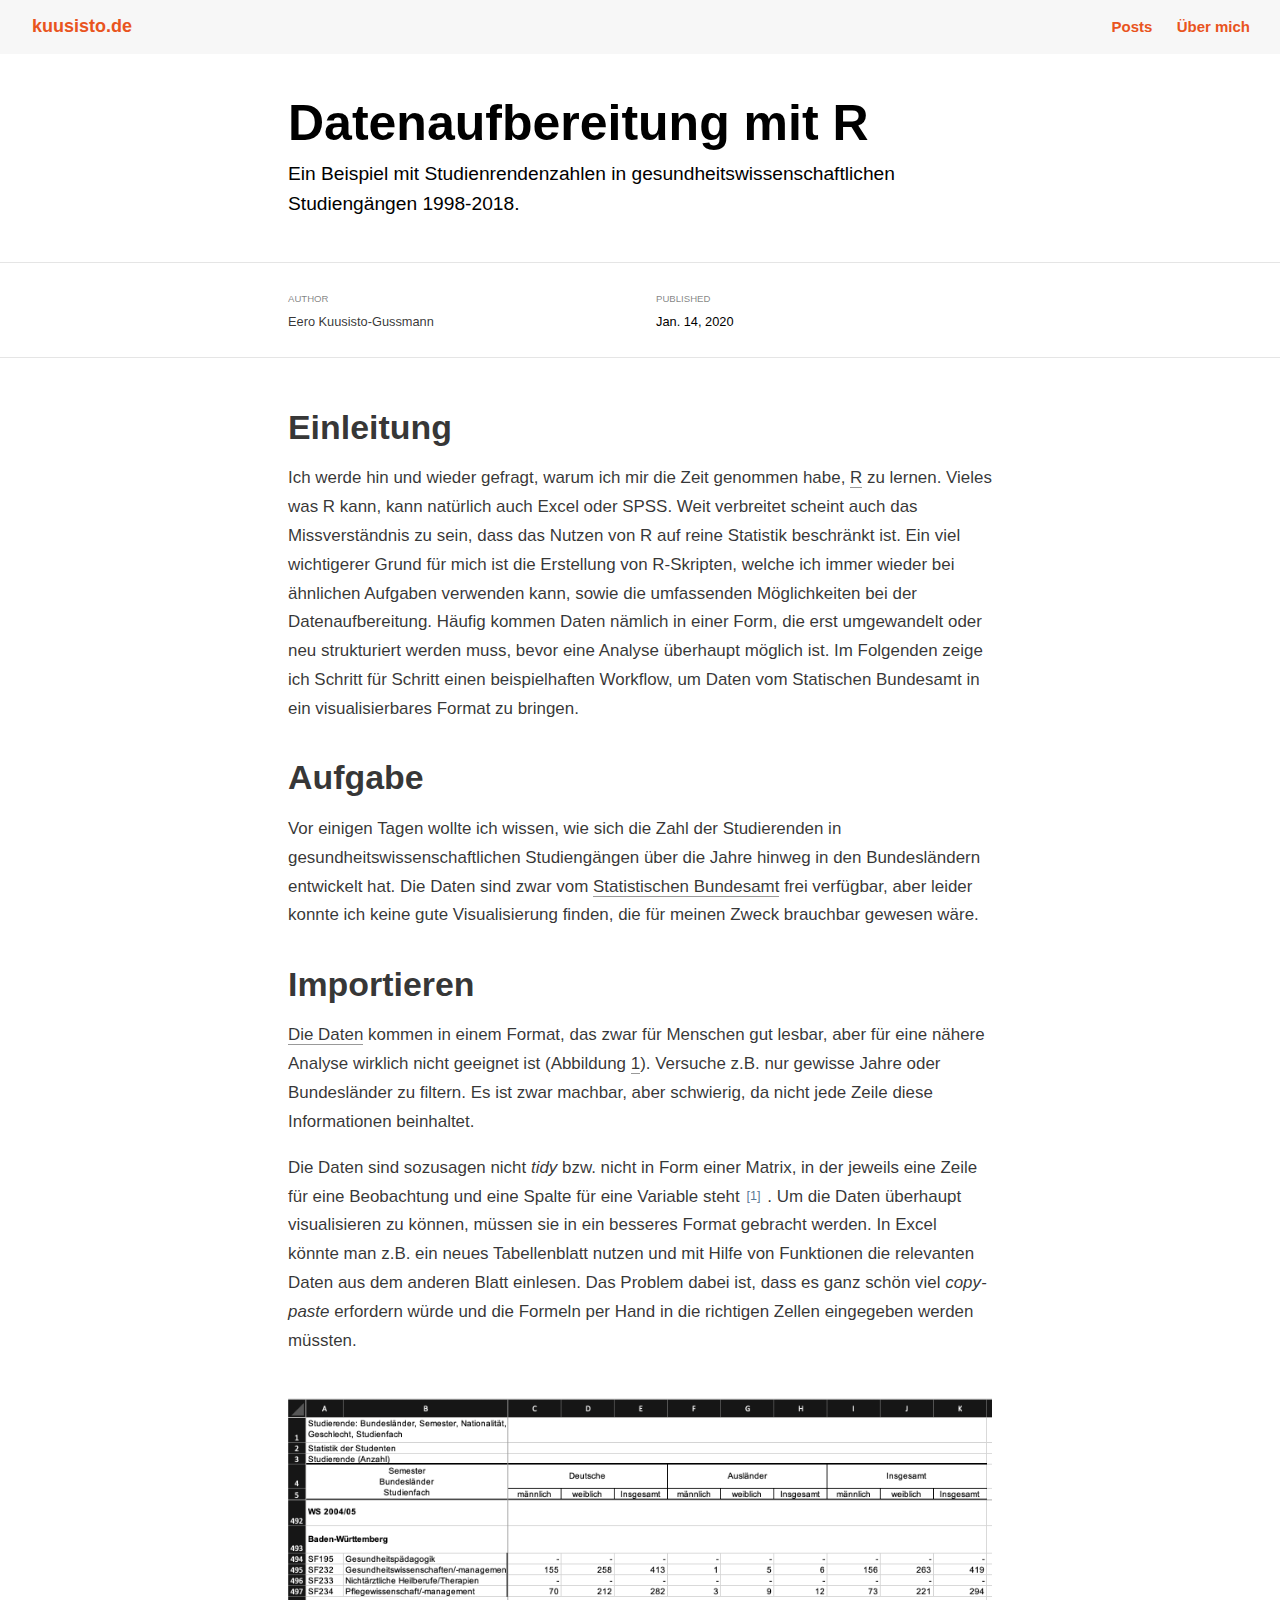
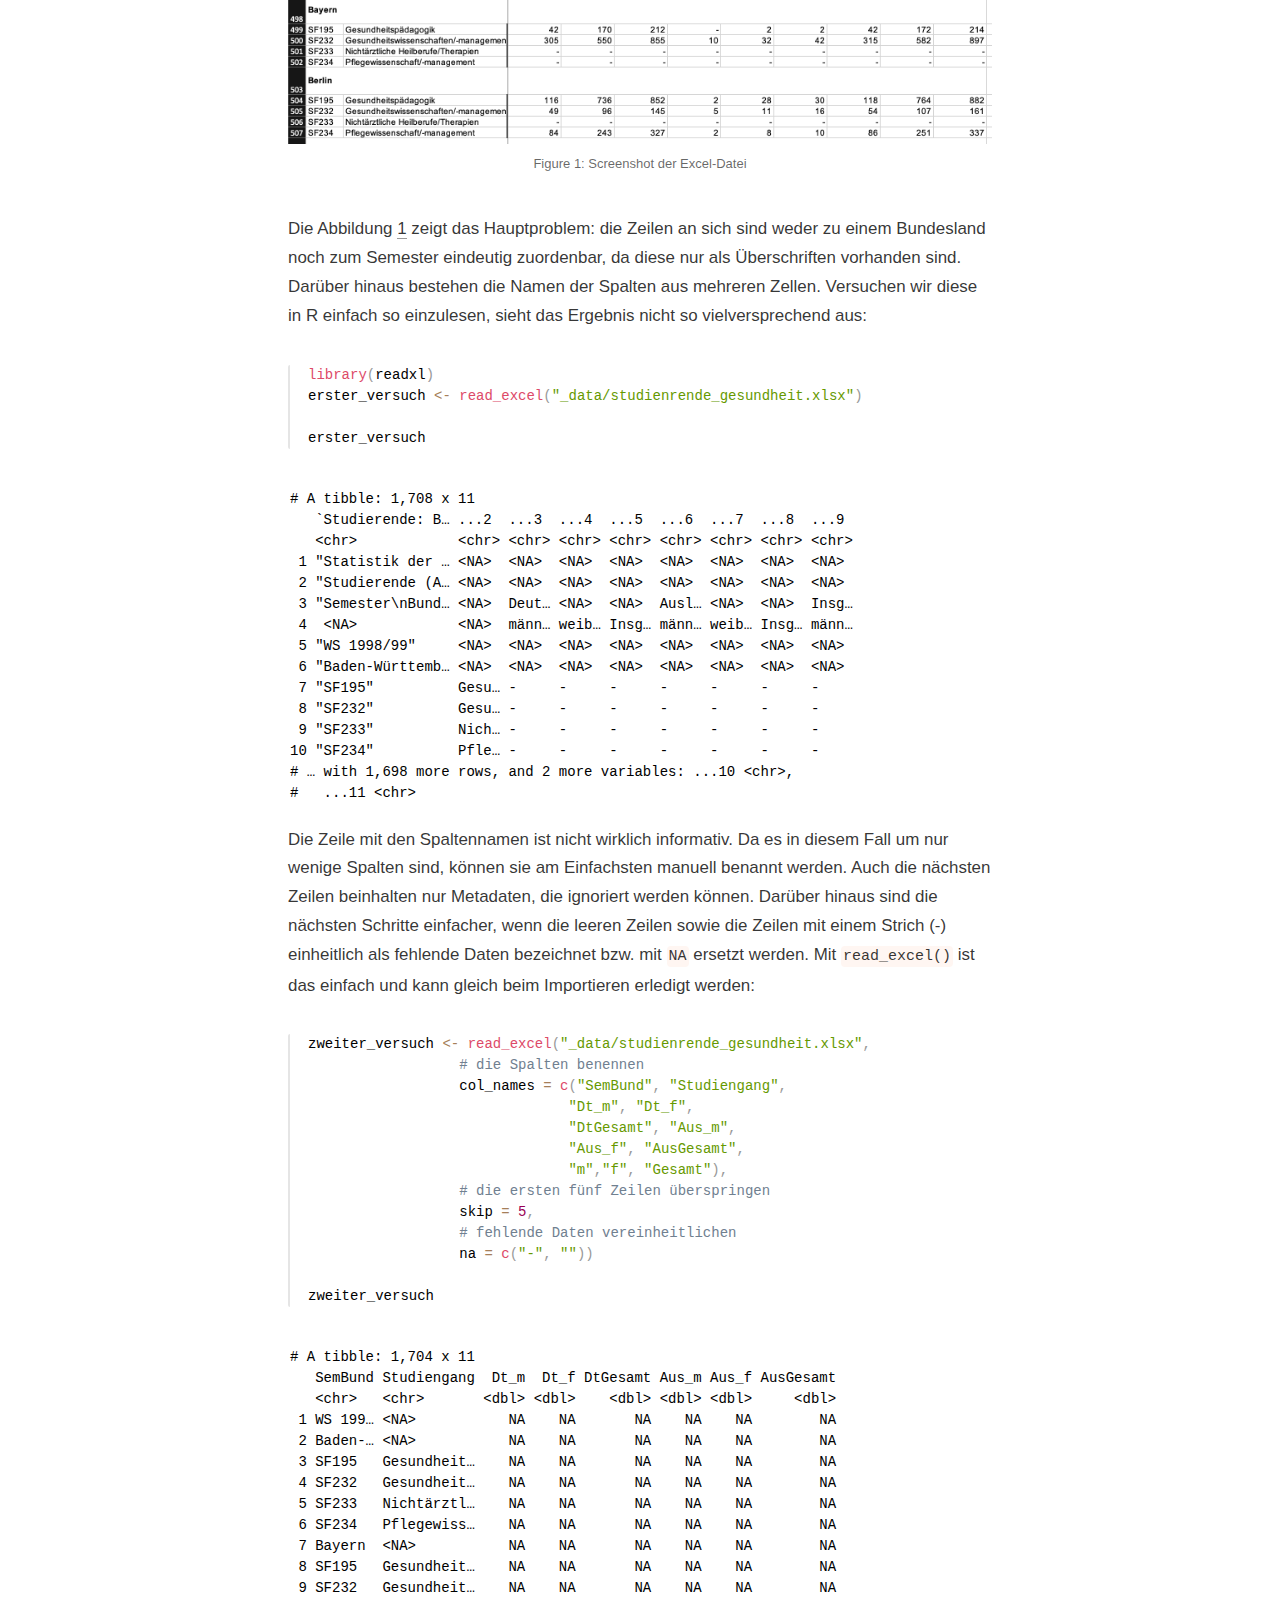
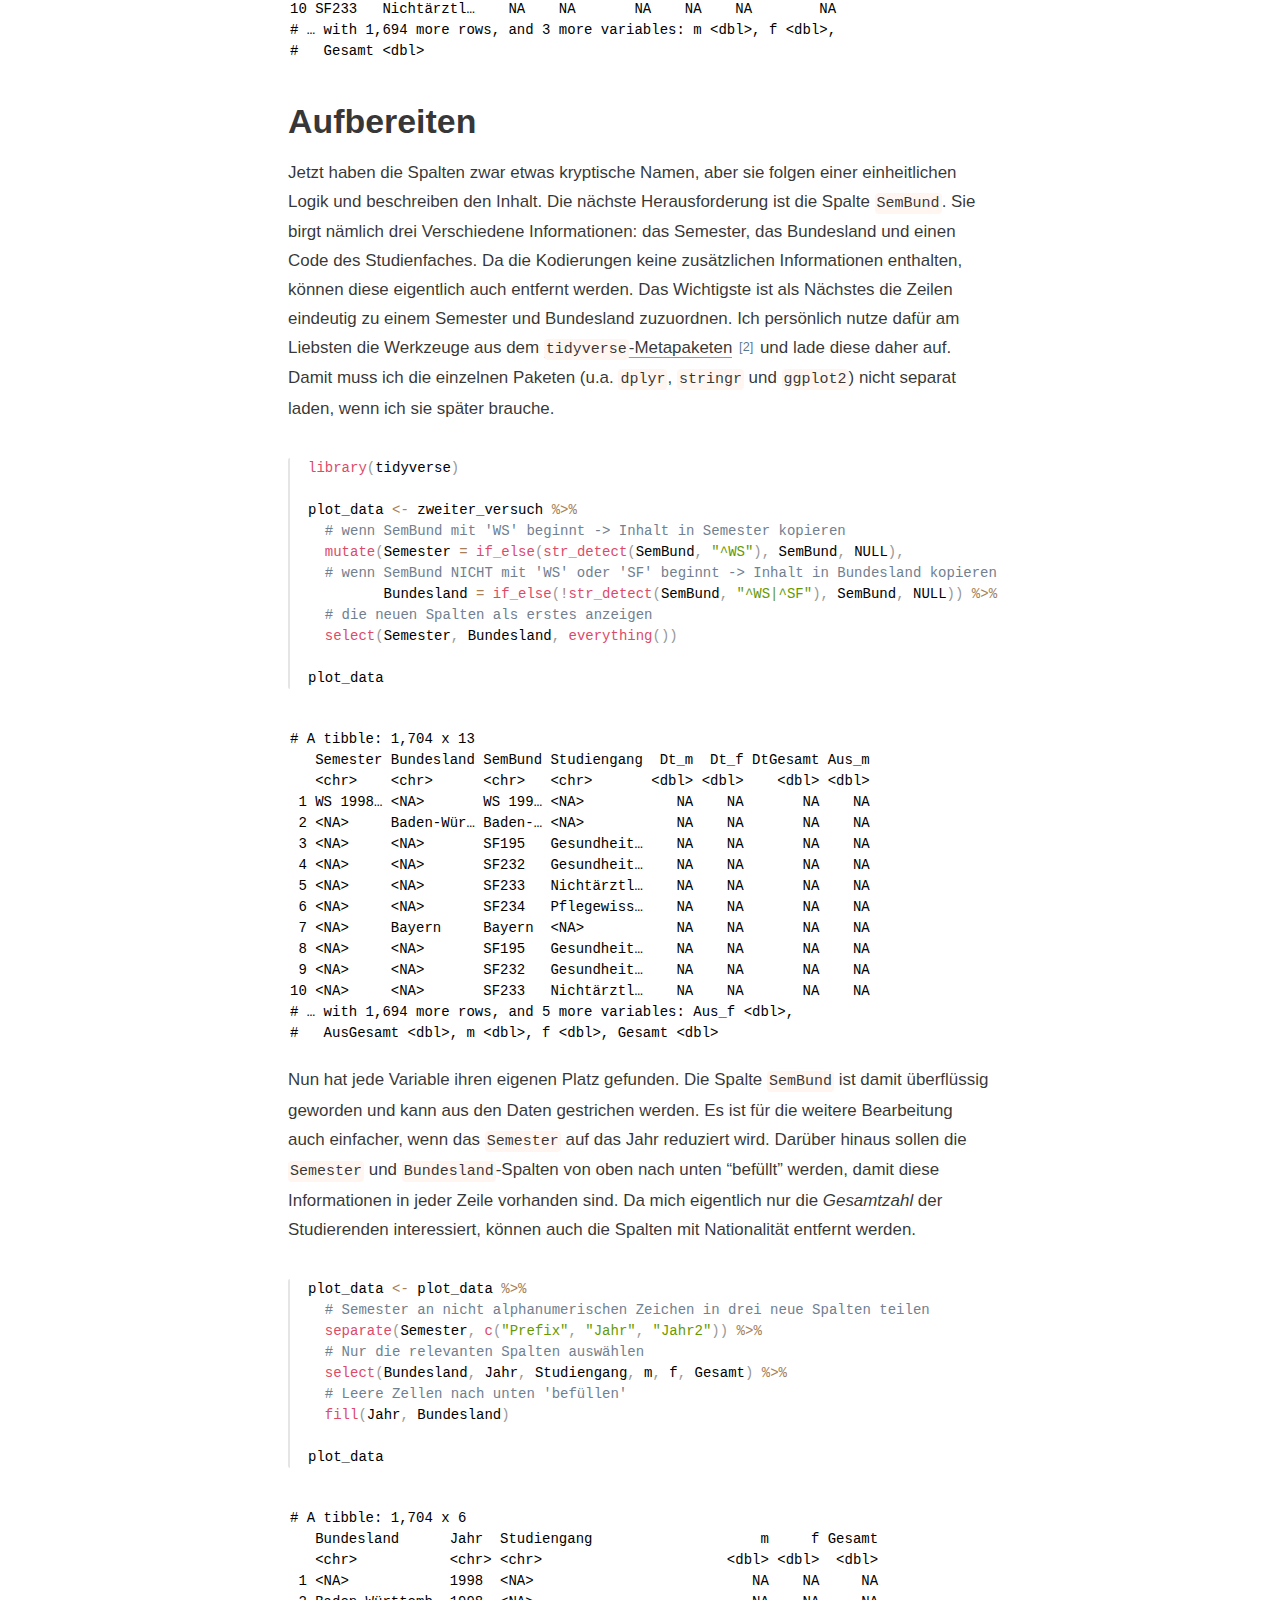
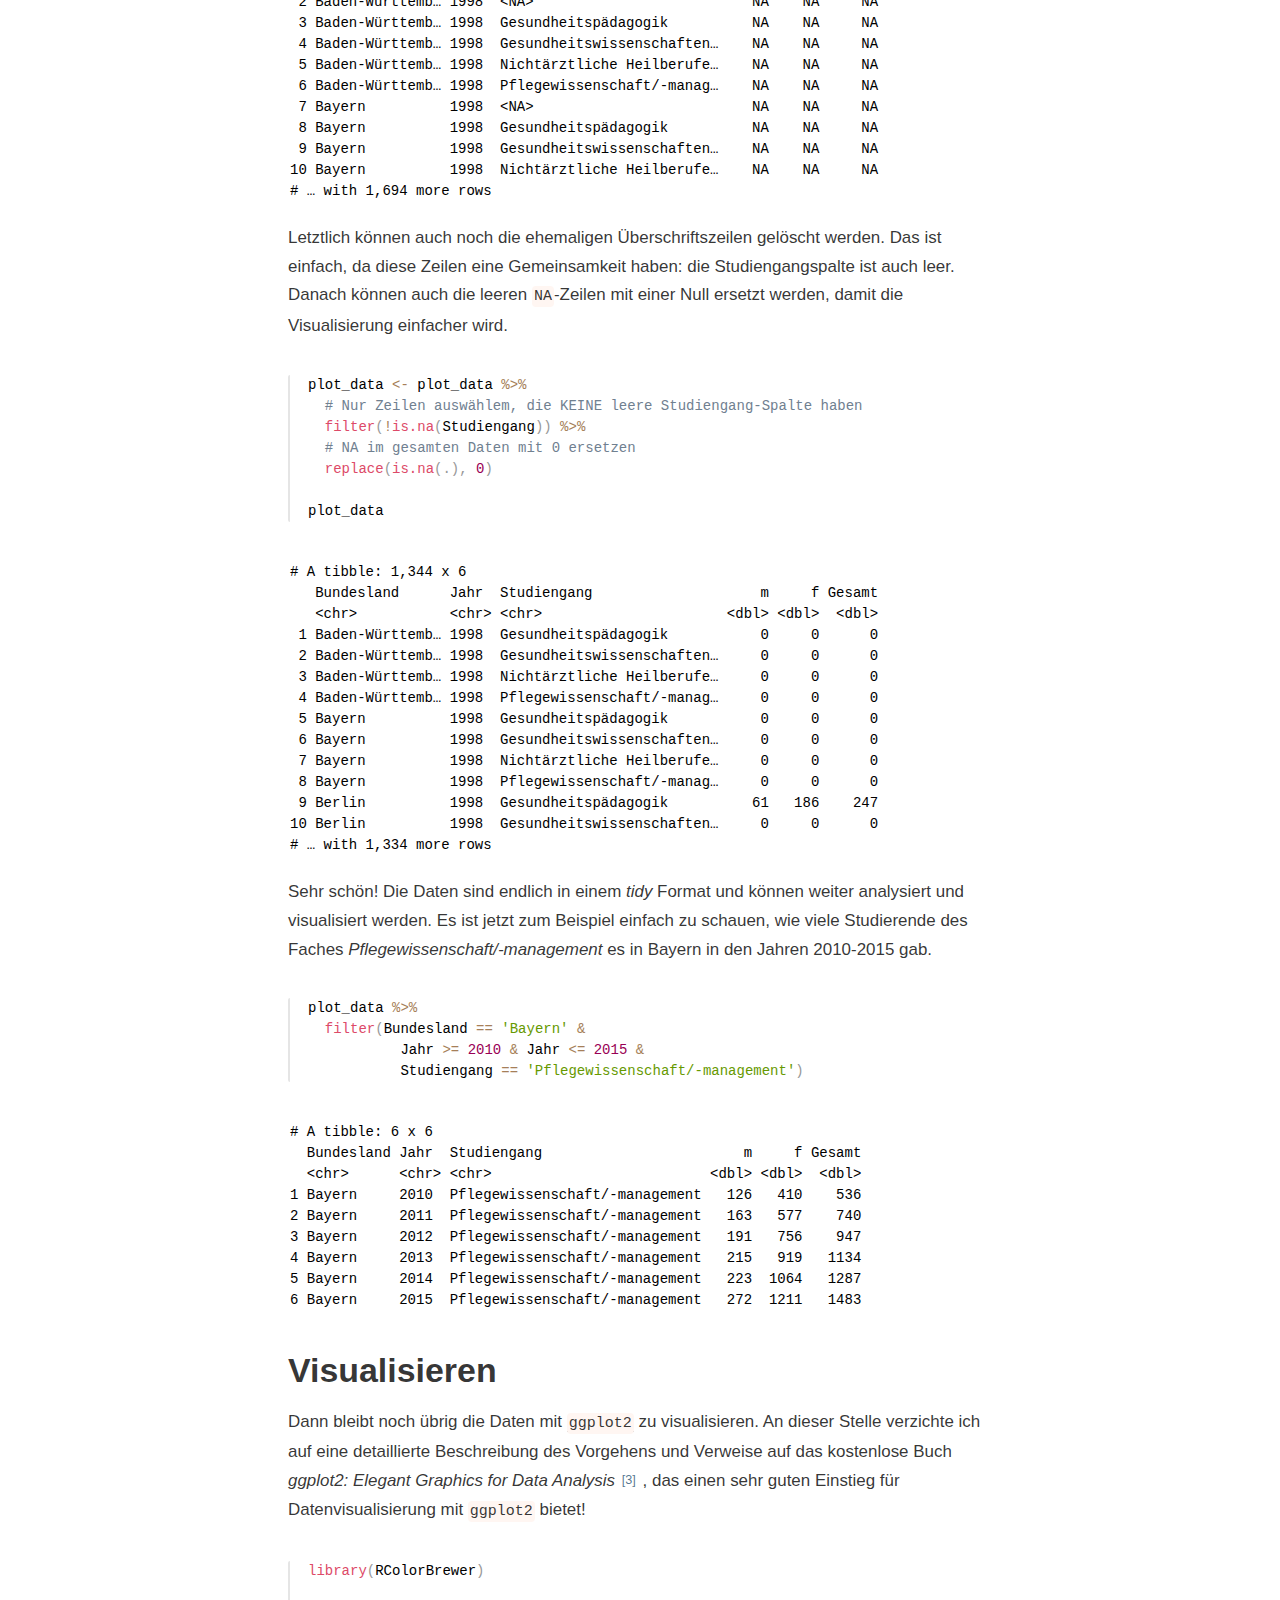
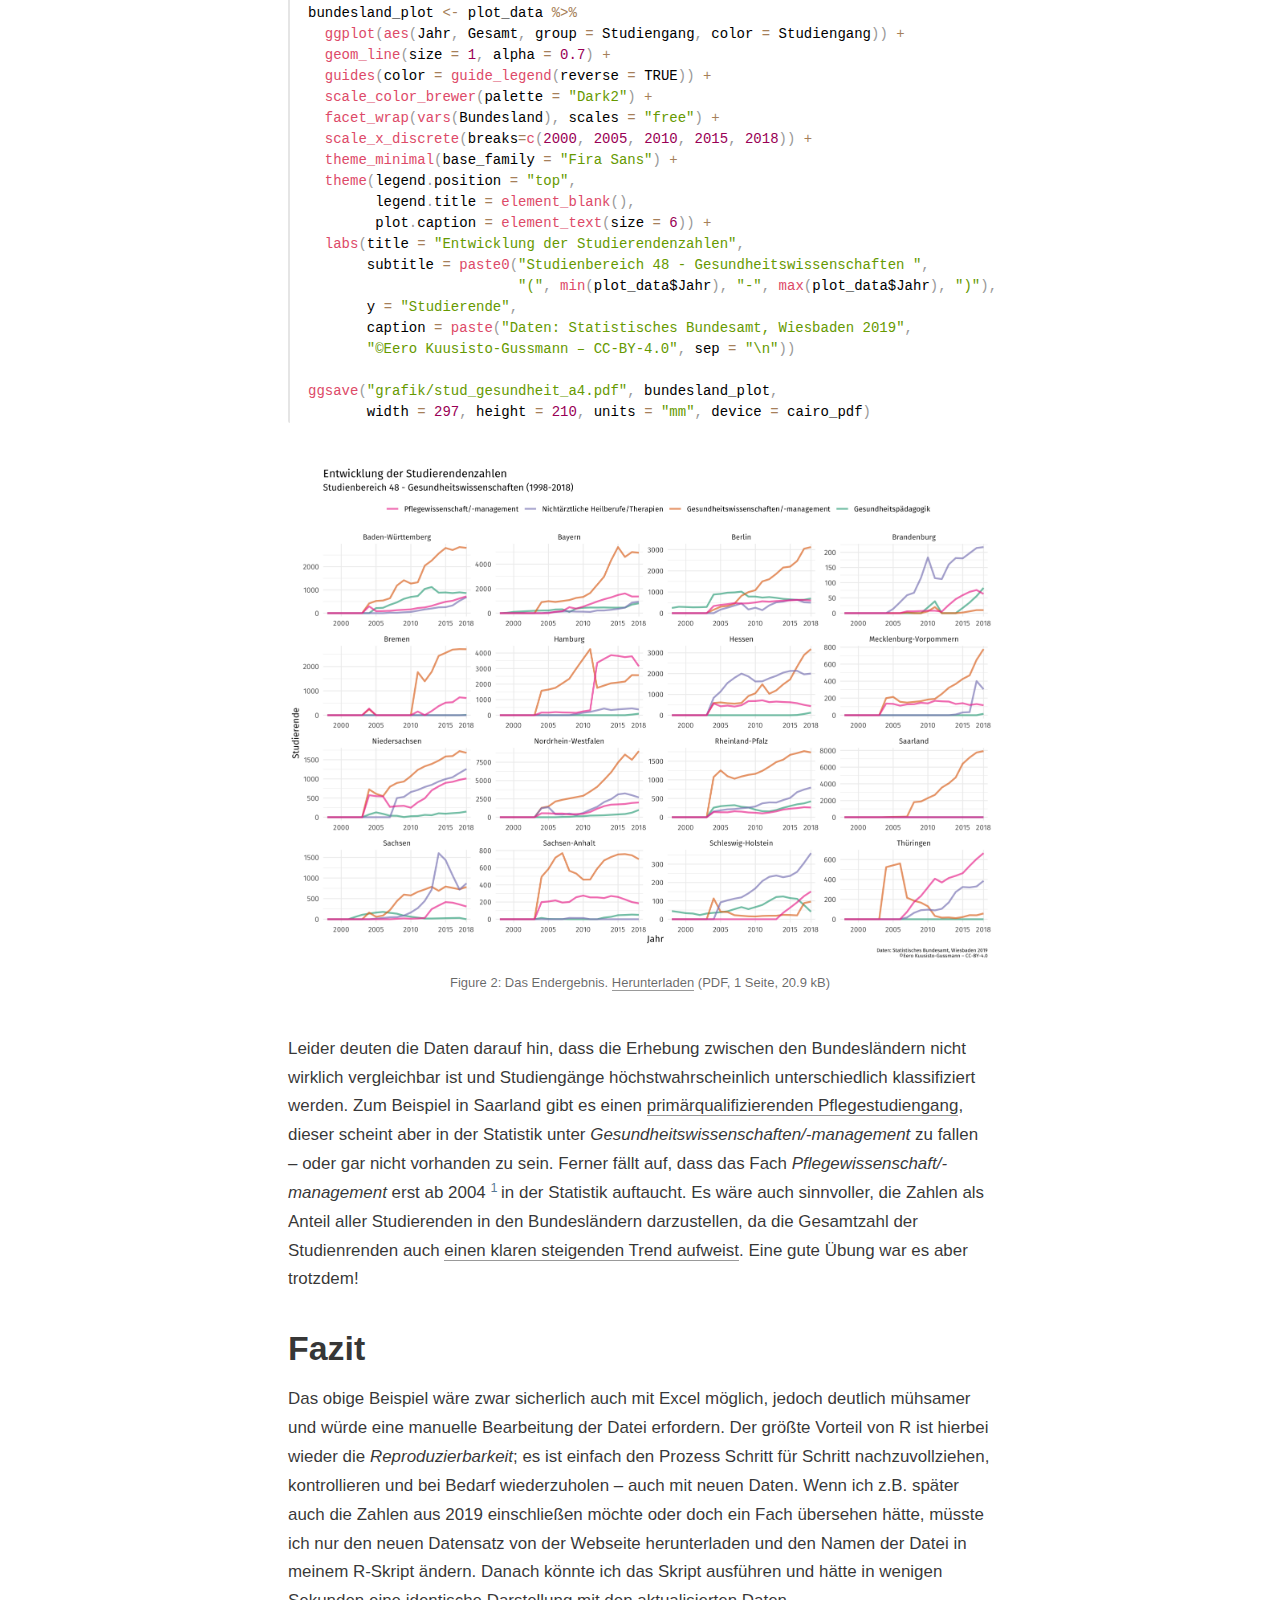
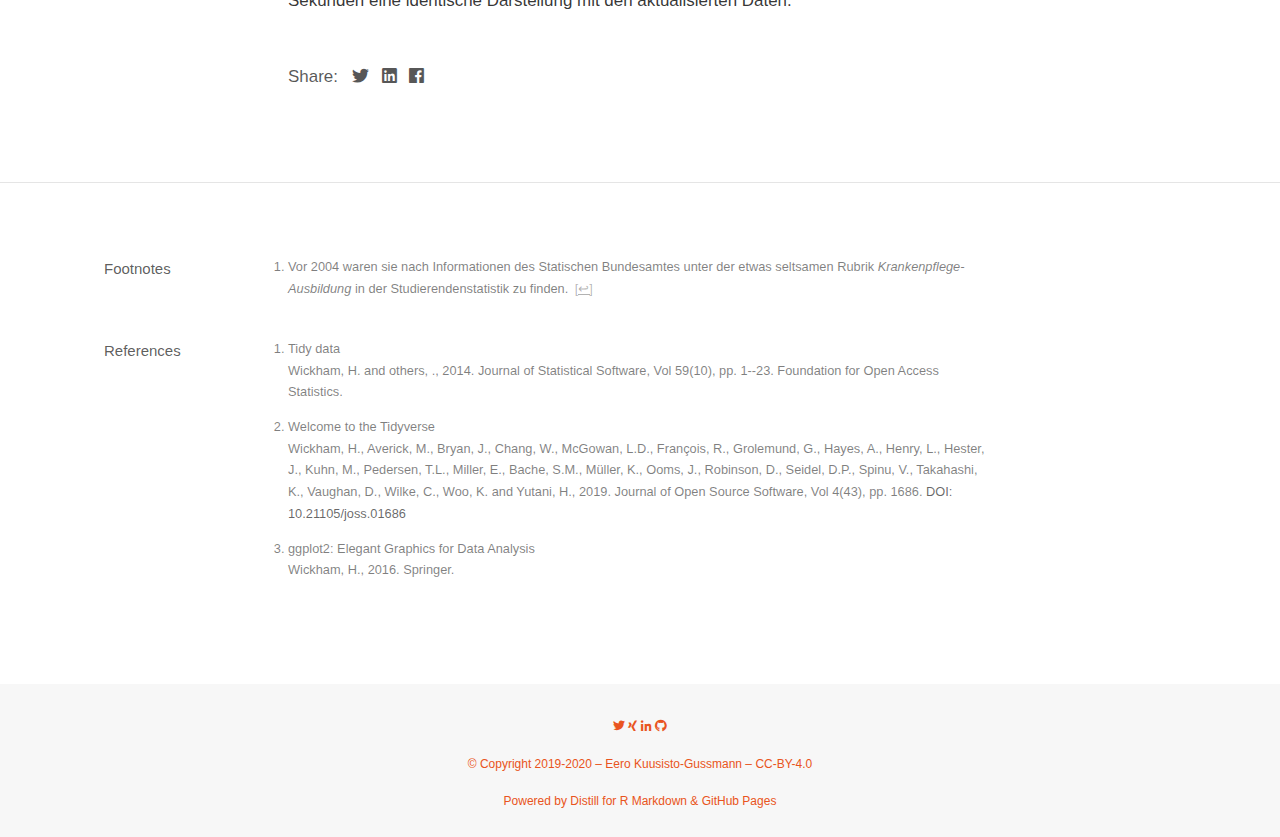
<file: posts/2020-01-15-datenaufbereitung-mit-r/index.html>
<!DOCTYPE html>

<html xmlns="http://www.w3.org/1999/xhtml" lang="" xml:lang="">

<head>
  <meta charset="utf-8"/>
  <meta name="viewport" content="width=device-width, initial-scale=1"/>
  <meta http-equiv="X-UA-Compatible" content="IE=Edge,chrome=1"/>
  <meta name="generator" content="distill" />

  <style type="text/css">
  /* Hide doc at startup (prevent jankiness while JS renders/transforms) */
  body {
    visibility: hidden;
  }
  </style>

 <!--radix_placeholder_import_source-->
 <!--/radix_placeholder_import_source-->

  <!--radix_placeholder_meta_tags-->
<title>kuusisto.de: Datenaufbereitung mit R</title>

<meta property="description" itemprop="description" content="Ein Beispiel mit Studienrendenzahlen in gesundheitswissenschaftlichen Studiengängen 1998-2018."/>

<link rel="canonical" href="https://blog.kuusisto.de/posts/2020-01-15-datenaufbereitung-mit-r/"/>

<!--  https://schema.org/Article -->
<meta property="article:published" itemprop="datePublished" content="2020-01-15"/>
<meta property="article:created" itemprop="dateCreated" content="2020-01-15"/>
<meta name="article:author" content="Eero Kuusisto-Gussmann"/>

<!--  https://developers.facebook.com/docs/sharing/webmasters#markup -->
<meta property="og:title" content="kuusisto.de: Datenaufbereitung mit R"/>
<meta property="og:type" content="article"/>
<meta property="og:description" content="Ein Beispiel mit Studienrendenzahlen in gesundheitswissenschaftlichen Studiengängen 1998-2018."/>
<meta property="og:url" content="https://blog.kuusisto.de/posts/2020-01-15-datenaufbereitung-mit-r/"/>
<meta property="og:image" content="https://blog.kuusisto.de/posts/2020-01-15-datenaufbereitung-mit-r/preview.png"/>
<meta property="og:image:width" content="1200"/>
<meta property="og:image:height" content="849"/>
<meta property="og:locale" content="en_US"/>
<meta property="og:site_name" content="kuusisto.de"/>

<!--  https://dev.twitter.com/cards/types/summary -->
<meta property="twitter:card" content="summary_large_image"/>
<meta property="twitter:title" content="kuusisto.de: Datenaufbereitung mit R"/>
<meta property="twitter:description" content="Ein Beispiel mit Studienrendenzahlen in gesundheitswissenschaftlichen Studiengängen 1998-2018."/>
<meta property="twitter:url" content="https://blog.kuusisto.de/posts/2020-01-15-datenaufbereitung-mit-r/"/>
<meta property="twitter:image" content="https://blog.kuusisto.de/posts/2020-01-15-datenaufbereitung-mit-r/preview.png"/>
<meta property="twitter:image:width" content="1200"/>
<meta property="twitter:image:height" content="849"/>
<meta property="twitter:site" content="@eerok"/>

<!--/radix_placeholder_meta_tags-->
  
  <meta name="citation_reference" content="citation_title=Tidy data;citation_publication_date=2014;citation_publisher=Foundation for Open Access Statistics;citation_volume=59;citation_author=Hadley Wickham;citation_author=Tidy data"/>
  <meta name="citation_reference" content="citation_title=Welcome to the Tidyverse;citation_publication_date=2019;citation_volume=4;citation_doi=10.21105/joss.01686;citation_author=Hadley Wickham;citation_author=Mara Averick;citation_author=Jennifer Bryan;citation_author=Winston Chang;citation_author=Lucy D’Agostino McGowan;citation_author=Romain François;citation_author=Garrett Grolemund;citation_author=Alex Hayes;citation_author=Lionel Henry;citation_author=Jim Hester;citation_author=Max Kuhn;citation_author=Thomas Lin Pedersen;citation_author=Evan Miller;citation_author=Stephan Milton Bache;citation_author=Kirill Müller;citation_author=Jeroen Ooms;citation_author=David Robinson;citation_author=Dana Paige Seidel;citation_author=Vitalie Spinu;citation_author=Kohske Takahashi;citation_author=Davis Vaughan;citation_author=Claus Wilke;citation_author=Kara Woo;citation_author=Hiroaki Yutani"/>
  <meta name="citation_reference" content="citation_title=ggplot2: Elegant Graphics for Data Analysis;citation_publication_date=2016;citation_publisher=Springer;citation_author=Hadley Wickham"/>
  <!--radix_placeholder_rmarkdown_metadata-->

<script type="text/json" id="radix-rmarkdown-metadata">
{"type":"list","attributes":{"names":{"type":"character","attributes":{},"value":["title","description","author","date","output","bibliography","preview","categories","canonical_url"]}},"value":[{"type":"character","attributes":{},"value":["Datenaufbereitung mit R"]},{"type":"character","attributes":{},"value":["Ein Beispiel mit Studienrendenzahlen in gesundheitswissenschaftlichen Studiengängen 1998-2018."]},{"type":"list","attributes":{},"value":[{"type":"list","attributes":{"names":{"type":"character","attributes":{},"value":["name","url"]}},"value":[{"type":"character","attributes":{},"value":["Eero Kuusisto-Gussmann"]},{"type":"list","attributes":{"names":{"type":"character","attributes":{},"value":[]}},"value":[]}]}]},{"type":"character","attributes":{},"value":["01-15-2020"]},{"type":"list","attributes":{"names":{"type":"character","attributes":{},"value":["distill::distill_article"]}},"value":[{"type":"list","attributes":{"names":{"type":"character","attributes":{},"value":["self_contained"]}},"value":[{"type":"logical","attributes":{},"value":[false]}]}]},{"type":"character","attributes":{},"value":["refs.bib"]},{"type":"character","attributes":{},"value":["preview.png"]},{"type":"character","attributes":{},"value":["R","Datenvisualisierung","Datenaufbereitung","German"]},{"type":"character","attributes":{},"value":["https://blog.kuusisto.de/posts/2020-01-15-datenaufbereitung-mit-r/"]}]}
</script>
<!--/radix_placeholder_rmarkdown_metadata-->
  
  <script type="text/json" id="radix-resource-manifest">
  {"type":"character","attributes":{},"value":["datenverarbeitung-mit-r_files/bowser-1.9.3/bowser.min.js","datenverarbeitung-mit-r_files/distill-2.2.21/template.v2.js","datenverarbeitung-mit-r_files/figure-html5/unnamed-chunk-7-1.png","datenverarbeitung-mit-r_files/jquery-1.11.3/jquery.min.js","datenverarbeitung-mit-r_files/webcomponents-2.0.0/webcomponents.js","grafik/excel_screenshot.png","grafik/stud_gesundheit_a4.pdf","grafik/stud_gesundheit_a4.png","preview.png","refs.bib"]}
  </script>
  <!--radix_placeholder_navigation_in_header-->

<script type="application/javascript">

  window.headroom_prevent_pin = false;

  window.document.addEventListener("DOMContentLoaded", function (event) {

    // initialize headroom for banner
    var header = $('header').get(0);
    var headerHeight = header.offsetHeight;
    var headroom = new Headroom(header, {
      onPin : function() {
        if (window.headroom_prevent_pin) {
          window.headroom_prevent_pin = false;
          headroom.unpin();
        }
      }
    });
    headroom.init();
    if(window.location.hash)
      headroom.unpin();
    $(header).addClass('headroom--transition');

    // offset scroll location for banner on hash change
    // (see: https://github.com/WickyNilliams/headroom.js/issues/38)
    window.addEventListener("hashchange", function(event) {
      window.scrollTo(0, window.pageYOffset - (headerHeight + 25));
    });

    // responsive menu
    $('.distill-site-header').each(function(i, val) {
      var topnav = $(this);
      var toggle = topnav.find('.nav-toggle');
      toggle.on('click', function() {
        topnav.toggleClass('responsive');
      });
    });

    // nav dropdowns
    $('.nav-dropbtn').click(function(e) {
      $(this).next('.nav-dropdown-content').toggleClass('nav-dropdown-active');
      $(this).parent().siblings('.nav-dropdown')
         .children('.nav-dropdown-content').removeClass('nav-dropdown-active');
    });
    $("body").click(function(e){
      $('.nav-dropdown-content').removeClass('nav-dropdown-active');
    });
    $(".nav-dropdown").click(function(e){
      e.stopPropagation();
    });
  });
</script>

<style type="text/css">

/* Theme (user-documented overrideables for nav appearance) */

.distill-site-nav {
  color: rgba(255, 255, 255, 0.8);
  background-color: #455a64;
  font-size: 15px;
  font-weight: 300;
}

.distill-site-nav a {
  color: inherit;
  text-decoration: none;
}

.distill-site-nav a:hover {
  color: white;
}

@media print {
  .distill-site-nav {
    display: none;
  }
}

.distill-site-header {

}

.distill-site-footer {

}


/* Site Header */

.distill-site-header {
  width: 100%;
  box-sizing: border-box;
  z-index: 3;
}

.distill-site-header .nav-left {
  display: inline-block;
  margin-left: 8px;
}

@media screen and (max-width: 768px) {
  .distill-site-header .nav-left {
    margin-left: 0;
  }
}


.distill-site-header .nav-right {
  float: right;
  margin-right: 8px;
}

.distill-site-header a,
.distill-site-header .title {
  display: inline-block;
  text-align: center;
  padding: 14px 10px 14px 10px;
}

.distill-site-header .title {
  font-size: 18px;
}

.distill-site-header .logo {
  padding: 0;
}

.distill-site-header .logo img {
  display: none;
  max-height: 20px;
  width: auto;
  margin-bottom: -4px;
}

.distill-site-header .nav-image img {
  max-height: 18px;
  width: auto;
  display: inline-block;
  margin-bottom: -3px;
}



@media screen and (min-width: 1000px) {
  .distill-site-header .logo img {
    display: inline-block;
  }
  .distill-site-header .nav-left {
    margin-left: 20px;
  }
  .distill-site-header .nav-right {
    margin-right: 20px;
  }
  .distill-site-header .title {
    padding-left: 12px;
  }
}


.distill-site-header .nav-toggle {
  display: none;
}

.nav-dropdown {
  display: inline-block;
  position: relative;
}

.nav-dropdown .nav-dropbtn {
  border: none;
  outline: none;
  color: rgba(255, 255, 255, 0.8);
  padding: 16px 10px;
  background-color: transparent;
  font-family: inherit;
  font-size: inherit;
  font-weight: inherit;
  margin: 0;
  margin-top: 1px;
  z-index: 2;
}

.nav-dropdown-content {
  display: none;
  position: absolute;
  background-color: white;
  min-width: 200px;
  border: 1px solid rgba(0,0,0,0.15);
  border-radius: 4px;
  box-shadow: 0px 8px 16px 0px rgba(0,0,0,0.1);
  z-index: 1;
  margin-top: 2px;
  white-space: nowrap;
  padding-top: 4px;
  padding-bottom: 4px;
}

.nav-dropdown-content hr {
  margin-top: 4px;
  margin-bottom: 4px;
  border: none;
  border-bottom: 1px solid rgba(0, 0, 0, 0.1);
}

.nav-dropdown-active {
  display: block;
}

.nav-dropdown-content a, .nav-dropdown-content .nav-dropdown-header {
  color: black;
  padding: 6px 24px;
  text-decoration: none;
  display: block;
  text-align: left;
}

.nav-dropdown-content .nav-dropdown-header {
  display: block;
  padding: 5px 24px;
  padding-bottom: 0;
  text-transform: uppercase;
  font-size: 14px;
  color: #999999;
  white-space: nowrap;
}

.nav-dropdown:hover .nav-dropbtn {
  color: white;
}

.nav-dropdown-content a:hover {
  background-color: #ddd;
  color: black;
}

.nav-right .nav-dropdown-content {
  margin-left: -45%;
  right: 0;
}

@media screen and (max-width: 768px) {
  .distill-site-header a, .distill-site-header .nav-dropdown  {display: none;}
  .distill-site-header a.nav-toggle {
    float: right;
    display: block;
  }
  .distill-site-header .title {
    margin-left: 0;
  }
  .distill-site-header .nav-right {
    margin-right: 0;
  }
  .distill-site-header {
    overflow: hidden;
  }
  .nav-right .nav-dropdown-content {
    margin-left: 0;
  }
}


@media screen and (max-width: 768px) {
  .distill-site-header.responsive {position: relative;}
  .distill-site-header.responsive a.nav-toggle {
    position: absolute;
    right: 0;
    top: 0;
  }
  .distill-site-header.responsive a,
  .distill-site-header.responsive .nav-dropdown {
    display: block;
    text-align: left;
  }
  .distill-site-header.responsive .nav-left,
  .distill-site-header.responsive .nav-right {
    width: 100%;
  }
  .distill-site-header.responsive .nav-dropdown {float: none;}
  .distill-site-header.responsive .nav-dropdown-content {position: relative;}
  .distill-site-header.responsive .nav-dropdown .nav-dropbtn {
    display: block;
    width: 100%;
    text-align: left;
  }
}

/* Site Footer */

.distill-site-footer {
  width: 100%;
  overflow: hidden;
  box-sizing: border-box;
  z-index: 3;
  margin-top: 30px;
  padding-top: 30px;
  padding-bottom: 30px;
  text-align: center;
}

/* Headroom */

d-title {
  padding-top: 6rem;
}

@media print {
  d-title {
    padding-top: 4rem;
  }
}

.headroom {
  z-index: 1000;
  position: fixed;
  top: 0;
  left: 0;
  right: 0;
}

.headroom--transition {
  transition: all .4s ease-in-out;
}

.headroom--unpinned {
  top: -100px;
}

.headroom--pinned {
  top: 0;
}

</style>

<link href="../../site_libs/font-awesome-5.1.0/css/all.css" rel="stylesheet"/>
<link href="../../site_libs/font-awesome-5.1.0/css/v4-shims.css" rel="stylesheet"/>
<script src="../../site_libs/headroom-0.9.4/headroom.min.js"></script>
<!--/radix_placeholder_navigation_in_header-->
  <!--radix_placeholder_distill-->

<style type="text/css">

body {
  background-color: white;
}

.pandoc-table {
  width: 100%;
}

.pandoc-table>caption {
  margin-bottom: 10px;
}

.pandoc-table th:not([align]) {
  text-align: left;
}

.pagedtable-footer {
  font-size: 15px;
}

.html-widget {
  margin-bottom: 2.0em;
}

.l-screen-inset {
  padding-right: 16px;
}

.l-screen .caption {
  margin-left: 10px;
}

.shaded {
  background: rgb(247, 247, 247);
  padding-top: 20px;
  padding-bottom: 20px;
  border-top: 1px solid rgba(0, 0, 0, 0.1);
  border-bottom: 1px solid rgba(0, 0, 0, 0.1);
}

.shaded .html-widget {
  margin-bottom: 0;
  border: 1px solid rgba(0, 0, 0, 0.1);
}

.shaded .shaded-content {
  background: white;
}

.text-output {
  margin-top: 0;
  line-height: 1.5em;
}

.hidden {
  display: none !important;
}

d-article {
  padding-bottom: 30px;
}

d-appendix {
  padding-top: 30px;
}

d-article>p>img {
  width: 100%;
}

d-article iframe {
  border: 1px solid rgba(0, 0, 0, 0.1);
  margin-bottom: 2.0em;
  width: 100%;
}

figure img.external {
  background: white;
  border: 1px solid rgba(0, 0, 0, 0.1);
  box-shadow: 0 1px 8px rgba(0, 0, 0, 0.1);
  padding: 18px;
  box-sizing: border-box;
}

/* CSS for table of contents */

.d-toc {
  color: rgba(0,0,0,0.8);
  font-size: 0.8em;
  line-height: 1em;
}

.d-toc-header {
  font-size: 0.6rem;
  font-weight: 400;
  color: rgba(0, 0, 0, 0.5);
  text-transform: uppercase;
  margin-top: 0;
  margin-bottom: 1.3em;
}

.d-toc a {
  border-bottom: none;
}

.d-toc ul {
  padding-left: 0;
}

.d-toc li>ul {
  padding-top: 0.8em;
  padding-left: 16px;
  margin-bottom: 0.6em;
}

.d-toc ul,
.d-toc li {
  list-style-type: none;
}

.d-toc li {
  margin-bottom: 0.9em;
}

.d-toc-separator {
  margin-top: 20px;
  margin-bottom: 2em;
}

.d-article-with-toc {
  border-top: none;
  padding-top: 0;
}



/* Tweak code blocks (note that this CSS is repeated above in an injection
   into the d-code shadow dom) */

d-code {
  overflow-x: auto !important;
}

pre.d-code code.d-code {
  padding-left: 10px;
  font-size: 12px;
  border-left: 2px solid rgba(0,0,0,0.1);
}

pre.text-output {

  font-size: 12px;
  color: black;
  background: none;
  font-family: Consolas, Monaco, 'Andale Mono', 'Ubuntu Mono', monospace;
  text-align: left;
  white-space: pre;
  word-spacing: normal;
  word-break: normal;
  word-wrap: normal;
  line-height: 1.5;

  -moz-tab-size: 4;
  -o-tab-size: 4;
  tab-size: 4;

  -webkit-hyphens: none;
  -moz-hyphens: none;
  -ms-hyphens: none;
  hyphens: none;
}

@media(min-width: 768px) {

d-code {
  overflow-x: visible !important;
}

pre.d-code code.d-code  {
    padding-left: 18px;
    font-size: 14px;
}
pre.text-output {
  font-size: 14px;
}
}

/* Figure */

.figure {
  position: relative;
  margin-bottom: 2.5em;
  margin-top: 1.5em;
}

.figure img {
  width: 100%;
}

.figure .caption {
  color: rgba(0, 0, 0, 0.6);
  font-size: 12px;
  line-height: 1.5em;
}

.figure img.external {
  background: white;
  border: 1px solid rgba(0, 0, 0, 0.1);
  box-shadow: 0 1px 8px rgba(0, 0, 0, 0.1);
  padding: 18px;
  box-sizing: border-box;
}

.figure .caption a {
  color: rgba(0, 0, 0, 0.6);
}

.figure .caption b,
.figure .caption strong, {
  font-weight: 600;
  color: rgba(0, 0, 0, 1.0);
}



/* Tweak 1000px media break to show more text */

@media(min-width: 1000px) {
  .base-grid,
  distill-header,
  d-title,
  d-abstract,
  d-article,
  d-appendix,
  distill-appendix,
  d-byline,
  d-footnote-list,
  d-citation-list,
  distill-footer {
    grid-template-columns: [screen-start] 1fr [page-start kicker-start] 80px [middle-start] 50px [text-start kicker-end] 65px 65px 65px 65px 65px 65px 65px 65px [text-end gutter-start] 65px [middle-end] 65px [page-end gutter-end] 1fr [screen-end];
    grid-column-gap: 16px;
  }

  .grid {
    grid-column-gap: 16px;
  }

  d-article {
    font-size: 1.06rem;
    line-height: 1.7em;
  }
  figure .caption, .figure .caption, figure figcaption {
    font-size: 13px;
  }
}

@media(min-width: 1180px) {
  .base-grid,
  distill-header,
  d-title,
  d-abstract,
  d-article,
  d-appendix,
  distill-appendix,
  d-byline,
  d-footnote-list,
  d-citation-list,
  distill-footer {
    grid-template-columns: [screen-start] 1fr [page-start kicker-start] 60px [middle-start] 60px [text-start kicker-end] 60px 60px 60px 60px 60px 60px 60px 60px [text-end gutter-start] 60px [middle-end] 60px [page-end gutter-end] 1fr [screen-end];
    grid-column-gap: 32px;
  }

  .grid {
    grid-column-gap: 32px;
  }
}


/* Get the citation styles for the appendix (not auto-injected on render since
   we do our own rendering of the citation appendix) */

d-appendix .citation-appendix,
.d-appendix .citation-appendix {
  font-size: 11px;
  line-height: 15px;
  border-left: 1px solid rgba(0, 0, 0, 0.1);
  padding-left: 18px;
  border: 1px solid rgba(0,0,0,0.1);
  background: rgba(0, 0, 0, 0.02);
  padding: 10px 18px;
  border-radius: 3px;
  color: rgba(150, 150, 150, 1);
  overflow: hidden;
  margin-top: -12px;
  white-space: pre-wrap;
  word-wrap: break-word;
}


/* Social footer */

.social_footer {
  margin-top: 30px;
  margin-bottom: 0;
  color: rgba(0,0,0,0.67);
}

.disqus-comments {
  margin-right: 30px;
}

.disqus-comment-count {
  border-bottom: 1px solid rgba(0, 0, 0, 0.4);
  cursor: pointer;
}

#disqus_thread {
  margin-top: 30px;
}

.article-sharing a {
  border-bottom: none;
  margin-right: 8px;
}

.article-sharing a:hover {
  border-bottom: none;
}

.sidebar-section.subscribe {
  font-size: 12px;
  line-height: 1.6em;
}

.subscribe p {
  margin-bottom: 0.5em;
}


.article-footer .subscribe {
  font-size: 15px;
  margin-top: 45px;
}


/* Improve display for browsers without grid (IE/Edge <= 15) */

.downlevel {
  line-height: 1.6em;
  font-family: -apple-system, BlinkMacSystemFont, "Segoe UI", Roboto, Oxygen, Ubuntu, Cantarell, "Fira Sans", "Droid Sans", "Helvetica Neue", Arial, sans-serif;
  margin: 0;
}

.downlevel .d-title {
  padding-top: 6rem;
  padding-bottom: 1.5rem;
}

.downlevel .d-title h1 {
  font-size: 50px;
  font-weight: 700;
  line-height: 1.1em;
  margin: 0 0 0.5rem;
}

.downlevel .d-title p {
  font-weight: 300;
  font-size: 1.2rem;
  line-height: 1.55em;
  margin-top: 0;
}

.downlevel .d-byline {
  padding-top: 0.8em;
  padding-bottom: 0.8em;
  font-size: 0.8rem;
  line-height: 1.8em;
}

.downlevel .section-separator {
  border: none;
  border-top: 1px solid rgba(0, 0, 0, 0.1);
}

.downlevel .d-article {
  font-size: 1.06rem;
  line-height: 1.7em;
  padding-top: 1rem;
  padding-bottom: 2rem;
}


.downlevel .d-appendix {
  padding-left: 0;
  padding-right: 0;
  max-width: none;
  font-size: 0.8em;
  line-height: 1.7em;
  margin-bottom: 0;
  color: rgba(0,0,0,0.5);
  padding-top: 40px;
  padding-bottom: 48px;
}

.downlevel .footnotes ol {
  padding-left: 13px;
}

.downlevel .base-grid,
.downlevel .distill-header,
.downlevel .d-title,
.downlevel .d-abstract,
.downlevel .d-article,
.downlevel .d-appendix,
.downlevel .distill-appendix,
.downlevel .d-byline,
.downlevel .d-footnote-list,
.downlevel .d-citation-list,
.downlevel .distill-footer,
.downlevel .appendix-bottom,
.downlevel .posts-container {
  padding-left: 40px;
  padding-right: 40px;
}

@media(min-width: 768px) {
  .downlevel .base-grid,
  .downlevel .distill-header,
  .downlevel .d-title,
  .downlevel .d-abstract,
  .downlevel .d-article,
  .downlevel .d-appendix,
  .downlevel .distill-appendix,
  .downlevel .d-byline,
  .downlevel .d-footnote-list,
  .downlevel .d-citation-list,
  .downlevel .distill-footer,
  .downlevel .appendix-bottom,
  .downlevel .posts-container {
  padding-left: 150px;
  padding-right: 150px;
  max-width: 900px;
}
}

.downlevel pre code {
  display: block;
  border-left: 2px solid rgba(0, 0, 0, .1);
  padding: 0 0 0 20px;
  font-size: 14px;
}

.downlevel code, .downlevel pre {
  color: black;
  background: none;
  font-family: Consolas, Monaco, 'Andale Mono', 'Ubuntu Mono', monospace;
  text-align: left;
  white-space: pre;
  word-spacing: normal;
  word-break: normal;
  word-wrap: normal;
  line-height: 1.5;

  -moz-tab-size: 4;
  -o-tab-size: 4;
  tab-size: 4;

  -webkit-hyphens: none;
  -moz-hyphens: none;
  -ms-hyphens: none;
  hyphens: none;
}

</style>

<script type="application/javascript">

function is_downlevel_browser() {
  if (bowser.isUnsupportedBrowser({ msie: "12", msedge: "16"},
                                 window.navigator.userAgent)) {
    return true;
  } else {
    return window.load_distill_framework === undefined;
  }
}

// show body when load is complete
function on_load_complete() {

  // set body to visible
  document.body.style.visibility = 'visible';

  // force redraw for leaflet widgets
  if (window.HTMLWidgets) {
    var maps = window.HTMLWidgets.findAll(".leaflet");
    $.each(maps, function(i, el) {
      var map = this.getMap();
      map.invalidateSize();
      map.eachLayer(function(layer) {
        if (layer instanceof L.TileLayer)
          layer.redraw();
      });
    });
  }

  // trigger 'shown' so htmlwidgets resize
  $('d-article').trigger('shown');
}

function init_distill() {

  init_common();

  // create front matter
  var front_matter = $('<d-front-matter></d-front-matter>');
  $('#distill-front-matter').wrap(front_matter);

  // create d-title
  $('.d-title').changeElementType('d-title');

  // create d-byline
  var byline = $('<d-byline></d-byline>');
  $('.d-byline').replaceWith(byline);

  // create d-article
  var article = $('<d-article></d-article>');
  $('.d-article').wrap(article).children().unwrap();

  // move posts container into article
  $('.posts-container').appendTo($('d-article'));

  // create d-appendix
  $('.d-appendix').changeElementType('d-appendix');

  // create d-bibliography
  var bibliography = $('<d-bibliography></d-bibliography>');
  $('#distill-bibliography').wrap(bibliography);

  // flag indicating that we have appendix items
  var appendix = $('.appendix-bottom').children('h3').length > 0;

  // replace citations with <d-cite>
  $('.citation').each(function(i, val) {
    appendix = true;
    var cites = $(this).attr('data-cites').split(" ");
    var dt_cite = $('<d-cite></d-cite>');
    dt_cite.attr('key', cites.join());
    $(this).replaceWith(dt_cite);
  });
  // remove refs
  $('#refs').remove();

  // replace footnotes with <d-footnote>
  $('.footnote-ref').each(function(i, val) {
    appendix = true;
    var href = $(this).attr('href');
    var id = href.replace('#', '');
    var fn = $('#' + id);
    var fn_p = $('#' + id + '>p');
    fn_p.find('.footnote-back').remove();
    var text = fn_p.html();
    var dtfn = $('<d-footnote></d-footnote>');
    dtfn.html(text);
    $(this).replaceWith(dtfn);
  });
  // remove footnotes
  $('.footnotes').remove();

  $('h1.appendix, h2.appendix').each(function(i, val) {
    $(this).changeElementType('h3');
  });
  $('h3.appendix').each(function(i, val) {
    var id = $(this).attr('id');
    $('.d-toc a[href="#' + id + '"]').parent().remove();
    appendix = true;
    $(this).nextUntil($('h1, h2, h3')).addBack().appendTo($('d-appendix'));
  });

  // show d-appendix if we have appendix content
  $("d-appendix").css('display', appendix ? 'grid' : 'none');

  // replace code blocks with d-code
  $('pre>code').each(function(i, val) {
    var code = $(this);
    var pre = code.parent();
    var clz = "";
    var language = pre.attr('class');
    if (language) {
      // map unknown languages to "clike" (without this they just dissapear)
      if ($.inArray(language, ["bash", "clike", "css", "go", "html",
                               "javascript", "js", "julia", "lua", "markdown",
                               "markup", "mathml", "python", "svg", "xml"]) == -1)
        language = "clike";
      language = ' language="' + language + '"';
      var dt_code = $('<d-code block' + language + clz + '></d-code>');
      dt_code.text(code.text());
      pre.replaceWith(dt_code);
    } else {
      code.addClass('text-output').unwrap().changeElementType('pre');
    }
  });

  // localize layout chunks to just output
  $('.layout-chunk').each(function(i, val) {

    // capture layout
    var layout = $(this).attr('data-layout');

    // apply layout to markdown level block elements
    var elements = $(this).children().not('d-code, pre.text-output, script');
    elements.each(function(i, el) {
      var layout_div = $('<div class="' + layout + '"></div>');
      if (layout_div.hasClass('shaded')) {
        var shaded_content = $('<div class="shaded-content"></div>');
        $(this).wrap(shaded_content);
        $(this).parent().wrap(layout_div);
      } else {
        $(this).wrap(layout_div);
      }
    });


    // unwrap the layout-chunk div
    $(this).children().unwrap();
  });

  // load distill framework
  load_distill_framework();

  // wait for window.distillRunlevel == 4 to do post processing
  function distill_post_process() {

    if (!window.distillRunlevel || window.distillRunlevel < 4)
      return;

    // hide author/affiliations entirely if we have no authors
    var front_matter = JSON.parse($("#distill-front-matter").html());
    var have_authors = front_matter.authors && front_matter.authors.length > 0;
    if (!have_authors)
      $('d-byline').addClass('hidden');

    // table of contents
    if (have_authors) // adjust border if we are in authors
      $('.d-toc').parent().addClass('d-article-with-toc');

    // strip links that point to #
    $('.authors-affiliations').find('a[href="#"]').removeAttr('href');

    // hide elements of author/affiliations grid that have no value
    function hide_byline_column(caption) {
      $('d-byline').find('h3:contains("' + caption + '")').parent().css('visibility', 'hidden');
    }

    // affiliations
    var have_affiliations = false;
    for (var i = 0; i<front_matter.authors.length; ++i) {
      var author = front_matter.authors[i];
      if (author.affiliation !== "&nbsp;") {
        have_affiliations = true;
        break;
      }
    }
    if (!have_affiliations)
      $('d-byline').find('h3:contains("Affiliations")').css('visibility', 'hidden');

    // published date
    if (!front_matter.publishedDate)
      hide_byline_column("Published");

    // document object identifier
    var doi = $('d-byline').find('h3:contains("DOI")');
    var doi_p = doi.next().empty();
    if (!front_matter.doi) {
      // if we have a citation and valid citationText then link to that
      if ($('#citation').length > 0 && front_matter.citationText) {
        doi.html('Citation');
        $('<a href="#citation"></a>')
          .text(front_matter.citationText)
          .appendTo(doi_p);
      } else {
        hide_byline_column("DOI");
      }
    } else {
      $('<a></a>')
         .attr('href', "https://doi.org/" + front_matter.doi)
         .html(front_matter.doi)
         .appendTo(doi_p);
    }

     // change plural form of authors/affiliations
    if (front_matter.authors.length === 1) {
      var grid = $('.authors-affiliations');
      grid.children('h3:contains("Authors")').text('Author');
      grid.children('h3:contains("Affiliations")').text('Affiliation');
    }

    // inject pre code styles (can't do this with a global stylesheet b/c a shadow root is used)
    $('d-code').each(function(i, val) {
      var style = document.createElement('style');
      style.innerHTML = 'pre code { padding-left: 10px; font-size: 12px; border-left: 2px solid rgba(0,0,0,0.1); } ' +
                        '@media(min-width: 768px) { pre code { padding-left: 18px; font-size: 14px; } }';
      if (this.shadowRoot)
        this.shadowRoot.appendChild(style);
    });

    // move appendix-bottom entries to the bottom
    $('.appendix-bottom').appendTo('d-appendix').children().unwrap();
    $('.appendix-bottom').remove();

    // clear polling timer
    clearInterval(tid);

    // show body now that everything is ready
    on_load_complete();
  }

  var tid = setInterval(distill_post_process, 50);
  distill_post_process();

}

function init_downlevel() {

  init_common();

   // insert hr after d-title
  $('.d-title').after($('<hr class="section-separator"/>'));

  // check if we have authors
  var front_matter = JSON.parse($("#distill-front-matter").html());
  var have_authors = front_matter.authors && front_matter.authors.length > 0;

  // manage byline/border
  if (!have_authors)
    $('.d-byline').remove();
  $('.d-byline').after($('<hr class="section-separator"/>'));
  $('.d-byline a').remove();

  // remove toc
  $('.d-toc-header').remove();
  $('.d-toc').remove();
  $('.d-toc-separator').remove();

  // move appendix elements
  $('h1.appendix, h2.appendix').each(function(i, val) {
    $(this).changeElementType('h3');
  });
  $('h3.appendix').each(function(i, val) {
    $(this).nextUntil($('h1, h2, h3')).addBack().appendTo($('.d-appendix'));
  });


  // inject headers into references and footnotes
  var refs_header = $('<h3></h3>');
  refs_header.text('References');
  $('#refs').prepend(refs_header);

  var footnotes_header = $('<h3></h3');
  footnotes_header.text('Footnotes');
  $('.footnotes').children('hr').first().replaceWith(footnotes_header);

  // move appendix-bottom entries to the bottom
  $('.appendix-bottom').appendTo('.d-appendix').children().unwrap();
  $('.appendix-bottom').remove();

  // remove appendix if it's empty
  if ($('.d-appendix').children().length === 0)
    $('.d-appendix').remove();

  // prepend separator above appendix
  $('.d-appendix').before($('<hr class="section-separator" style="clear: both"/>'));

  // trim code
  $('pre>code').each(function(i, val) {
    $(this).html($.trim($(this).html()));
  });

  // move posts-container right before article
  $('.posts-container').insertBefore($('.d-article'));

  $('body').addClass('downlevel');

  on_load_complete();
}


function init_common() {

  // jquery plugin to change element types
  (function($) {
    $.fn.changeElementType = function(newType) {
      var attrs = {};

      $.each(this[0].attributes, function(idx, attr) {
        attrs[attr.nodeName] = attr.nodeValue;
      });

      this.replaceWith(function() {
        return $("<" + newType + "/>", attrs).append($(this).contents());
      });
    };
  })(jQuery);

  // prevent underline for linked images
  $('a > img').parent().css({'border-bottom' : 'none'});

  // mark non-body figures created by knitr chunks as 100% width
  $('.layout-chunk').each(function(i, val) {
    var figures = $(this).find('img, .html-widget');
    if ($(this).attr('data-layout') !== "l-body") {
      figures.css('width', '100%');
    } else {
      figures.css('max-width', '100%');
      figures.filter("[width]").each(function(i, val) {
        var fig = $(this);
        fig.css('width', fig.attr('width') + 'px');
      });

    }
  });

  // auto-append index.html to post-preview links in file: protocol
  // and in rstudio ide preview
  $('.post-preview').each(function(i, val) {
    if (window.location.protocol === "file:")
      $(this).attr('href', $(this).attr('href') + "index.html");
  });

  // get rid of index.html references in header
  if (window.location.protocol !== "file:") {
    $('.distill-site-header a[href]').each(function(i,val) {
      $(this).attr('href', $(this).attr('href').replace("index.html", "./"));
    });
  }

  // add class to pandoc style tables
  $('tr.header').parent('thead').parent('table').addClass('pandoc-table');
  $('.kable-table').children('table').addClass('pandoc-table');

  // add figcaption style to table captions
  $('caption').parent('table').addClass("figcaption");

  // initialize posts list
  if (window.init_posts_list)
    window.init_posts_list();

  // implmement disqus comment link
  $('.disqus-comment-count').click(function() {
    window.headroom_prevent_pin = true;
    $('#disqus_thread').toggleClass('hidden');
    if (!$('#disqus_thread').hasClass('hidden')) {
      var offset = $(this).offset();
      $(window).resize();
      $('html, body').animate({
        scrollTop: offset.top - 35
      });
    }
  });
}

document.addEventListener('DOMContentLoaded', function() {
  if (is_downlevel_browser())
    init_downlevel();
  else
    window.addEventListener('WebComponentsReady', init_distill);
});

</script>

<!--/radix_placeholder_distill-->
  <script src="../../site_libs/jquery-1.11.3/jquery.min.js"></script>
  <script src="../../site_libs/bowser-1.9.3/bowser.min.js"></script>
  <script src="../../site_libs/webcomponents-2.0.0/webcomponents.js"></script>
  <script src="../../site_libs/distill-2.2.21/template.v2.js"></script>
  <!--radix_placeholder_site_in_header-->
<script async src="https://www.googletagmanager.com/gtag/js?id=UA-148515502-1"></script>
<script>
window.dataLayer = window.dataLayer || [];
function gtag(){dataLayer.push(arguments);}
gtag('js', new Date());
gtag('config', 'UA-148515502-1');
</script>
<style type="text/css">
*{font-family: 'Fira Sans', sans-serif;}
.bold{font-weight:bold;}
.italic{font-style: italic;}
.oblique{font-style: oblique;}

code,
.code,
pre {
  font-family: "Lucida Sans Typewriter", "Lucida Console", monaco, "Bitstream Vera Sans Mono", monospace; 
  background: #fff6f2;
  font-size: 15px;
  padding: 0;
  padding: 2px;
  border-radius: 4px;
  }

.distill-site-nav {
  color: #E95420;
  background-color: #f7f7f7;
  font-size: 15px;
  font-weight: bold;
}

.distill-site-nav a {
  color: inherit;
  text-decoration: none;
}

.distill-site-nav a:hover {
  color: gray;
}

.distill-site-header {
}

.distill-site-footer {
  font-size: 12px;
  font-weight: 300;
}

@media print {
  .distill-site-nav {
    display: none;
  }
}
.icon-link {
  border: none;
}
</style>
<!--/radix_placeholder_site_in_header-->


</head>

<body>

<!--radix_placeholder_front_matter-->

<script id="distill-front-matter" type="text/json">
{"title":"Datenaufbereitung mit R","description":"Ein Beispiel mit Studienrendenzahlen in gesundheitswissenschaftlichen Studiengängen 1998-2018.","authors":[{"author":"Eero Kuusisto-Gussmann","authorURL":{},"affiliation":"&nbsp;","affiliationURL":"#"}],"publishedDate":"2020-01-15T00:00:00.000+01:00","citationText":"Kuusisto-Gussmann, 2020"}
</script>

<!--/radix_placeholder_front_matter-->
<!--radix_placeholder_navigation_before_body-->
<header class="header header--fixed" role="banner">
<nav class="distill-site-nav distill-site-header">
<div class="nav-left">
<a href="../../index.html" class="title">kuusisto.de</a>
</div>
<div class="nav-right">
<a href="../../index.html">Posts</a>
<a href="../../about.html">Über mich</a>
<a href="javascript:void(0);" class="nav-toggle">&#9776;</a>
</div>
</nav>
</header>
<!--/radix_placeholder_navigation_before_body-->
<!--radix_placeholder_site_before_body-->
<!--/radix_placeholder_site_before_body-->

<div class="d-title">
<h1>Datenaufbereitung mit R</h1>
<p>Ein Beispiel mit Studienrendenzahlen in gesundheitswissenschaftlichen Studiengängen 1998-2018.</p>
</div>

<div class="d-byline">
  Eero Kuusisto-Gussmann true 
  
<br/>01-15-2020
</div>

<div class="d-article">
<h1 id="einleitung">Einleitung</h1>
<p>Ich werde hin und wieder gefragt, warum ich mir die Zeit genommen habe, <a href="https://cran.r-project.org">R</a> zu lernen. Vieles was R kann, kann natürlich auch Excel oder SPSS. Weit verbreitet scheint auch das Missverständnis zu sein, dass das Nutzen von R auf reine Statistik beschränkt ist. Ein viel wichtigerer Grund für mich ist die Erstellung von R-Skripten, welche ich immer wieder bei ähnlichen Aufgaben verwenden kann, sowie die umfassenden Möglichkeiten bei der Datenaufbereitung. Häufig kommen Daten nämlich in einer Form, die erst umgewandelt oder neu strukturiert werden muss, bevor eine Analyse überhaupt möglich ist. Im Folgenden zeige ich Schritt für Schritt einen beispielhaften Workflow, um Daten vom Statischen Bundesamt in ein visualisierbares Format zu bringen.</p>
<h1 id="aufgabe">Aufgabe</h1>
<p>Vor einigen Tagen wollte ich wissen, wie sich die Zahl der Studierenden in gesundheitswissenschaftlichen Studiengängen über die Jahre hinweg in den Bundesländern entwickelt hat. Die Daten sind zwar vom <a href="https://www-genesis.destatis.de/genesis//online/data?operation=table&amp;code=21311-0003&amp;levelindex=1&amp;levelid=1579077939884">Statistischen Bundesamt</a> frei verfügbar, aber leider konnte ich keine gute Visualisierung finden, die für meinen Zweck brauchbar gewesen wäre.</p>
<h1 id="importieren">Importieren</h1>
<p><a href="https://www-genesis.destatis.de/genesis/online/data?operation=abruftabelleBearbeiten&amp;levelindex=2&amp;levelid=1579089950164&amp;auswahloperation=abruftabelleAuspraegungAuswaehlen&amp;auswahlverzeichnis=ordnungsstruktur&amp;auswahlziel=werteabruf&amp;code=21311-0006&amp;auswahltext=&amp;werteabruf=Werteabruf">Die Daten</a> kommen in einem Format, das zwar für Menschen gut lesbar, aber für eine nähere Analyse wirklich nicht geeignet ist (Abbildung <a href="#fig:screenshot">1</a>). Versuche z.B. nur gewisse Jahre oder Bundesländer zu filtern. Es ist zwar machbar, aber schwierig, da nicht jede Zeile diese Informationen beinhaltet.</p>
<p>Die Daten sind sozusagen nicht <em>tidy</em> bzw. nicht in Form einer Matrix, in der jeweils eine Zeile für eine Beobachtung und eine Spalte für eine Variable steht <span class="citation" data-cites="wickham2014tidy">(Wickham and others <a href="#ref-wickham2014tidy">2014</a>)</span>. Um die Daten überhaupt visualisieren zu können, müssen sie in ein besseres Format gebracht werden. In Excel könnte man z.B. ein neues Tabellenblatt nutzen und mit Hilfe von Funktionen die relevanten Daten aus dem anderen Blatt einlesen. Das Problem dabei ist, dass es ganz schön viel <em>copy-paste</em> erfordern würde und die Formeln per Hand in die richtigen Zellen eingegeben werden müssten.</p>
<div class="layout-chunk" data-layout="l-body">
<div class="figure" style="text-align: center"><span id="fig:screenshot"></span>
<img src="grafik/excel_screenshot.png" alt="Screenshot der Excel-Datei" width="847" />
<p class="caption">
Figure 1: Screenshot der Excel-Datei
</p>
</div>
</div>
<p>Die Abbildung <a href="#fig:screenshot">1</a> zeigt das Hauptproblem: die Zeilen an sich sind weder zu einem Bundesland noch zum Semester eindeutig zuordenbar, da diese nur als Überschriften vorhanden sind. Darüber hinaus bestehen die Namen der Spalten aus mehreren Zellen. Versuchen wir diese in R einfach so einzulesen, sieht das Ergebnis nicht so vielversprechend aus:</p>
<div class="layout-chunk" data-layout="l-body">
<pre class="r"><code>
library(readxl)
erster_versuch &lt;- read_excel(&quot;_data/studienrende_gesundheit.xlsx&quot;)

erster_versuch</code></pre>
<pre><code>
# A tibble: 1,708 x 11
   `Studierende: B… ...2  ...3  ...4  ...5  ...6  ...7  ...8  ...9 
   &lt;chr&gt;            &lt;chr&gt; &lt;chr&gt; &lt;chr&gt; &lt;chr&gt; &lt;chr&gt; &lt;chr&gt; &lt;chr&gt; &lt;chr&gt;
 1 &quot;Statistik der … &lt;NA&gt;  &lt;NA&gt;  &lt;NA&gt;  &lt;NA&gt;  &lt;NA&gt;  &lt;NA&gt;  &lt;NA&gt;  &lt;NA&gt; 
 2 &quot;Studierende (A… &lt;NA&gt;  &lt;NA&gt;  &lt;NA&gt;  &lt;NA&gt;  &lt;NA&gt;  &lt;NA&gt;  &lt;NA&gt;  &lt;NA&gt; 
 3 &quot;Semester\nBund… &lt;NA&gt;  Deut… &lt;NA&gt;  &lt;NA&gt;  Ausl… &lt;NA&gt;  &lt;NA&gt;  Insg…
 4  &lt;NA&gt;            &lt;NA&gt;  männ… weib… Insg… männ… weib… Insg… männ…
 5 &quot;WS 1998/99&quot;     &lt;NA&gt;  &lt;NA&gt;  &lt;NA&gt;  &lt;NA&gt;  &lt;NA&gt;  &lt;NA&gt;  &lt;NA&gt;  &lt;NA&gt; 
 6 &quot;Baden-Württemb… &lt;NA&gt;  &lt;NA&gt;  &lt;NA&gt;  &lt;NA&gt;  &lt;NA&gt;  &lt;NA&gt;  &lt;NA&gt;  &lt;NA&gt; 
 7 &quot;SF195&quot;          Gesu… -     -     -     -     -     -     -    
 8 &quot;SF232&quot;          Gesu… -     -     -     -     -     -     -    
 9 &quot;SF233&quot;          Nich… -     -     -     -     -     -     -    
10 &quot;SF234&quot;          Pfle… -     -     -     -     -     -     -    
# … with 1,698 more rows, and 2 more variables: ...10 &lt;chr&gt;,
#   ...11 &lt;chr&gt;</code></pre>
</div>
<p>Die Zeile mit den Spaltennamen ist nicht wirklich informativ. Da es in diesem Fall um nur wenige Spalten sind, können sie am Einfachsten manuell benannt werden. Auch die nächsten Zeilen beinhalten nur Metadaten, die ignoriert werden können. Darüber hinaus sind die nächsten Schritte einfacher, wenn die leeren Zeilen sowie die Zeilen mit einem Strich (-) einheitlich als fehlende Daten bezeichnet bzw. mit <code>NA</code> ersetzt werden. Mit <code>read_excel()</code> ist das einfach und kann gleich beim Importieren erledigt werden:</p>
<div class="layout-chunk" data-layout="l-body">
<pre class="r"><code>
zweiter_versuch &lt;- read_excel(&quot;_data/studienrende_gesundheit.xlsx&quot;,
                  # die Spalten benennen
                  col_names = c(&quot;SemBund&quot;, &quot;Studiengang&quot;,
                               &quot;Dt_m&quot;, &quot;Dt_f&quot;,
                               &quot;DtGesamt&quot;, &quot;Aus_m&quot;,
                               &quot;Aus_f&quot;, &quot;AusGesamt&quot;,
                               &quot;m&quot;,&quot;f&quot;, &quot;Gesamt&quot;),
                  # die ersten fünf Zeilen überspringen
                  skip = 5,
                  # fehlende Daten vereinheitlichen
                  na = c(&quot;-&quot;, &quot;&quot;))

zweiter_versuch</code></pre>
<pre><code>
# A tibble: 1,704 x 11
   SemBund Studiengang  Dt_m  Dt_f DtGesamt Aus_m Aus_f AusGesamt
   &lt;chr&gt;   &lt;chr&gt;       &lt;dbl&gt; &lt;dbl&gt;    &lt;dbl&gt; &lt;dbl&gt; &lt;dbl&gt;     &lt;dbl&gt;
 1 WS 199… &lt;NA&gt;           NA    NA       NA    NA    NA        NA
 2 Baden-… &lt;NA&gt;           NA    NA       NA    NA    NA        NA
 3 SF195   Gesundheit…    NA    NA       NA    NA    NA        NA
 4 SF232   Gesundheit…    NA    NA       NA    NA    NA        NA
 5 SF233   Nichtärztl…    NA    NA       NA    NA    NA        NA
 6 SF234   Pflegewiss…    NA    NA       NA    NA    NA        NA
 7 Bayern  &lt;NA&gt;           NA    NA       NA    NA    NA        NA
 8 SF195   Gesundheit…    NA    NA       NA    NA    NA        NA
 9 SF232   Gesundheit…    NA    NA       NA    NA    NA        NA
10 SF233   Nichtärztl…    NA    NA       NA    NA    NA        NA
# … with 1,694 more rows, and 3 more variables: m &lt;dbl&gt;, f &lt;dbl&gt;,
#   Gesamt &lt;dbl&gt;</code></pre>
</div>
<h1 id="aufbereiten">Aufbereiten</h1>
<p>Jetzt haben die Spalten zwar etwas kryptische Namen, aber sie folgen einer einheitlichen Logik und beschreiben den Inhalt. Die nächste Herausforderung ist die Spalte <code>SemBund</code>. Sie birgt nämlich drei Verschiedene Informationen: das Semester, das Bundesland und einen Code des Studienfaches. Da die Kodierungen keine zusätzlichen Informationen enthalten, können diese eigentlich auch entfernt werden. Das Wichtigste ist als Nächstes die Zeilen eindeutig zu einem Semester und Bundesland zuzuordnen. Ich persönlich nutze dafür am Liebsten die Werkzeuge aus dem <a href="https://www.tidyverse.org"><code>tidyverse</code>-Metapaketen</a> <span class="citation" data-cites="tidyverse">(Wickham et al. <a href="#ref-tidyverse">2019</a>)</span> und lade diese daher auf. Damit muss ich die einzelnen Paketen (u.a. <code>dplyr</code>, <code>stringr</code> und <code>ggplot2</code>) nicht separat laden, wenn ich sie später brauche.</p>
<div class="layout-chunk" data-layout="l-body">
<pre class="r"><code>
library(tidyverse)

plot_data &lt;- zweiter_versuch %&gt;% 
  # wenn SemBund mit &#39;WS&#39; beginnt -&gt; Inhalt in Semester kopieren
  mutate(Semester = if_else(str_detect(SemBund, &quot;^WS&quot;), SemBund, NULL),
  # wenn SemBund NICHT mit &#39;WS&#39; oder &#39;SF&#39; beginnt -&gt; Inhalt in Bundesland kopieren
         Bundesland = if_else(!str_detect(SemBund, &quot;^WS|^SF&quot;), SemBund, NULL)) %&gt;% 
  # die neuen Spalten als erstes anzeigen
  select(Semester, Bundesland, everything())

plot_data</code></pre>
<pre><code>
# A tibble: 1,704 x 13
   Semester Bundesland SemBund Studiengang  Dt_m  Dt_f DtGesamt Aus_m
   &lt;chr&gt;    &lt;chr&gt;      &lt;chr&gt;   &lt;chr&gt;       &lt;dbl&gt; &lt;dbl&gt;    &lt;dbl&gt; &lt;dbl&gt;
 1 WS 1998… &lt;NA&gt;       WS 199… &lt;NA&gt;           NA    NA       NA    NA
 2 &lt;NA&gt;     Baden-Wür… Baden-… &lt;NA&gt;           NA    NA       NA    NA
 3 &lt;NA&gt;     &lt;NA&gt;       SF195   Gesundheit…    NA    NA       NA    NA
 4 &lt;NA&gt;     &lt;NA&gt;       SF232   Gesundheit…    NA    NA       NA    NA
 5 &lt;NA&gt;     &lt;NA&gt;       SF233   Nichtärztl…    NA    NA       NA    NA
 6 &lt;NA&gt;     &lt;NA&gt;       SF234   Pflegewiss…    NA    NA       NA    NA
 7 &lt;NA&gt;     Bayern     Bayern  &lt;NA&gt;           NA    NA       NA    NA
 8 &lt;NA&gt;     &lt;NA&gt;       SF195   Gesundheit…    NA    NA       NA    NA
 9 &lt;NA&gt;     &lt;NA&gt;       SF232   Gesundheit…    NA    NA       NA    NA
10 &lt;NA&gt;     &lt;NA&gt;       SF233   Nichtärztl…    NA    NA       NA    NA
# … with 1,694 more rows, and 5 more variables: Aus_f &lt;dbl&gt;,
#   AusGesamt &lt;dbl&gt;, m &lt;dbl&gt;, f &lt;dbl&gt;, Gesamt &lt;dbl&gt;</code></pre>
</div>
<p>Nun hat jede Variable ihren eigenen Platz gefunden. Die Spalte <code>SemBund</code> ist damit überflüssig geworden und kann aus den Daten gestrichen werden. Es ist für die weitere Bearbeitung auch einfacher, wenn das <code>Semester</code> auf das Jahr reduziert wird. Darüber hinaus sollen die <code>Semester</code> und <code>Bundesland</code>-Spalten von oben nach unten “befüllt” werden, damit diese Informationen in jeder Zeile vorhanden sind. Da mich eigentlich nur die <em>Gesamtzahl</em> der Studierenden interessiert, können auch die Spalten mit Nationalität entfernt werden.</p>
<div class="layout-chunk" data-layout="l-body">
<pre class="r"><code>
plot_data &lt;- plot_data %&gt;% 
  # Semester an nicht alphanumerischen Zeichen in drei neue Spalten teilen
  separate(Semester, c(&quot;Prefix&quot;, &quot;Jahr&quot;, &quot;Jahr2&quot;)) %&gt;% 
  # Nur die relevanten Spalten auswählen
  select(Bundesland, Jahr, Studiengang, m, f, Gesamt) %&gt;%
  # Leere Zellen nach unten &#39;befüllen&#39;
  fill(Jahr, Bundesland)

plot_data</code></pre>
<pre><code>
# A tibble: 1,704 x 6
   Bundesland      Jahr  Studiengang                    m     f Gesamt
   &lt;chr&gt;           &lt;chr&gt; &lt;chr&gt;                      &lt;dbl&gt; &lt;dbl&gt;  &lt;dbl&gt;
 1 &lt;NA&gt;            1998  &lt;NA&gt;                          NA    NA     NA
 2 Baden-Württemb… 1998  &lt;NA&gt;                          NA    NA     NA
 3 Baden-Württemb… 1998  Gesundheitspädagogik          NA    NA     NA
 4 Baden-Württemb… 1998  Gesundheitswissenschaften…    NA    NA     NA
 5 Baden-Württemb… 1998  Nichtärztliche Heilberufe…    NA    NA     NA
 6 Baden-Württemb… 1998  Pflegewissenschaft/-manag…    NA    NA     NA
 7 Bayern          1998  &lt;NA&gt;                          NA    NA     NA
 8 Bayern          1998  Gesundheitspädagogik          NA    NA     NA
 9 Bayern          1998  Gesundheitswissenschaften…    NA    NA     NA
10 Bayern          1998  Nichtärztliche Heilberufe…    NA    NA     NA
# … with 1,694 more rows</code></pre>
</div>
<p>Letztlich können auch noch die ehemaligen Überschriftszeilen gelöscht werden. Das ist einfach, da diese Zeilen eine Gemeinsamkeit haben: die Studiengangspalte ist auch leer. Danach können auch die leeren <code>NA</code>-Zeilen mit einer Null ersetzt werden, damit die Visualisierung einfacher wird.</p>
<div class="layout-chunk" data-layout="l-body">
<pre class="r"><code>
plot_data &lt;- plot_data %&gt;% 
  # Nur Zeilen auswählem, die KEINE leere Studiengang-Spalte haben
  filter(!is.na(Studiengang)) %&gt;% 
  # NA im gesamten Daten mit 0 ersetzen
  replace(is.na(.), 0)

plot_data</code></pre>
<pre><code>
# A tibble: 1,344 x 6
   Bundesland      Jahr  Studiengang                    m     f Gesamt
   &lt;chr&gt;           &lt;chr&gt; &lt;chr&gt;                      &lt;dbl&gt; &lt;dbl&gt;  &lt;dbl&gt;
 1 Baden-Württemb… 1998  Gesundheitspädagogik           0     0      0
 2 Baden-Württemb… 1998  Gesundheitswissenschaften…     0     0      0
 3 Baden-Württemb… 1998  Nichtärztliche Heilberufe…     0     0      0
 4 Baden-Württemb… 1998  Pflegewissenschaft/-manag…     0     0      0
 5 Bayern          1998  Gesundheitspädagogik           0     0      0
 6 Bayern          1998  Gesundheitswissenschaften…     0     0      0
 7 Bayern          1998  Nichtärztliche Heilberufe…     0     0      0
 8 Bayern          1998  Pflegewissenschaft/-manag…     0     0      0
 9 Berlin          1998  Gesundheitspädagogik          61   186    247
10 Berlin          1998  Gesundheitswissenschaften…     0     0      0
# … with 1,334 more rows</code></pre>
</div>
<p>Sehr schön! Die Daten sind endlich in einem <em>tidy</em> Format und können weiter analysiert und visualisiert werden. Es ist jetzt zum Beispiel einfach zu schauen, wie viele Studierende des Faches <em>Pflegewissenschaft/-management</em> es in Bayern in den Jahren 2010-2015 gab.</p>
<div class="layout-chunk" data-layout="l-body">
<pre class="r"><code>
plot_data %&gt;% 
  filter(Bundesland == &#39;Bayern&#39; &amp;
           Jahr &gt;= 2010 &amp; Jahr &lt;= 2015 &amp;
           Studiengang == &#39;Pflegewissenschaft/-management&#39;)</code></pre>
<pre><code>
# A tibble: 6 x 6
  Bundesland Jahr  Studiengang                        m     f Gesamt
  &lt;chr&gt;      &lt;chr&gt; &lt;chr&gt;                          &lt;dbl&gt; &lt;dbl&gt;  &lt;dbl&gt;
1 Bayern     2010  Pflegewissenschaft/-management   126   410    536
2 Bayern     2011  Pflegewissenschaft/-management   163   577    740
3 Bayern     2012  Pflegewissenschaft/-management   191   756    947
4 Bayern     2013  Pflegewissenschaft/-management   215   919   1134
5 Bayern     2014  Pflegewissenschaft/-management   223  1064   1287
6 Bayern     2015  Pflegewissenschaft/-management   272  1211   1483</code></pre>
</div>
<h1 id="visualisieren">Visualisieren</h1>
<p>Dann bleibt noch übrig die Daten mit <a href="https://ggplot2.tidyverse.org"><code>ggplot2</code></a> zu visualisieren. An dieser Stelle verzichte ich auf eine detaillierte Beschreibung des Vorgehens und Verweise auf das kostenlose Buch <em>ggplot2: Elegant Graphics for Data Analysis</em> <span class="citation" data-cites="wickham2016">(Wickham <a href="#ref-wickham2016">2016</a>)</span>, das einen sehr guten Einstieg für Datenvisualisierung mit <code>ggplot2</code> bietet!</p>
<div class="layout-chunk" data-layout="l-body">
<pre class="r"><code>
library(RColorBrewer)

bundesland_plot &lt;- plot_data %&gt;%
  ggplot(aes(Jahr, Gesamt, group = Studiengang, color = Studiengang)) +
  geom_line(size = 1, alpha = 0.7) +
  guides(color = guide_legend(reverse = TRUE)) +
  scale_color_brewer(palette = &quot;Dark2&quot;) +
  facet_wrap(vars(Bundesland), scales = &quot;free&quot;) +
  scale_x_discrete(breaks=c(2000, 2005, 2010, 2015, 2018)) +
  theme_minimal(base_family = &quot;Fira Sans&quot;) +
  theme(legend.position = &quot;top&quot;,
        legend.title = element_blank(),
        plot.caption = element_text(size = 6)) +
  labs(title = &quot;Entwicklung der Studierendenzahlen&quot;,
       subtitle = paste0(&quot;Studienbereich 48 - Gesundheitswissenschaften &quot;,
                         &quot;(&quot;, min(plot_data$Jahr), &quot;-&quot;, max(plot_data$Jahr), &quot;)&quot;),
       y = &quot;Studierende&quot;,
       caption = paste(&quot;Daten: Statistisches Bundesamt, Wiesbaden 2019&quot;,
       &quot;©Eero Kuusisto-Gussmann – CC-BY-4.0&quot;, sep = &quot;\n&quot;))

ggsave(&quot;grafik/stud_gesundheit_a4.pdf&quot;, bundesland_plot,
       width = 297, height = 210, units = &quot;mm&quot;, device = cairo_pdf)</code></pre>
</div>
<div class="layout-chunk" data-layout="l-body">
<div class="figure" style="text-align: center"><span id="fig:png"></span>
<img src="grafik/stud_gesundheit_a4.png" alt="Das Endergebnis. [Herunterladen](grafik/stud_gesundheit_a4.pdf) &lt;font size=2&gt;(PDF, 1 Seite, 20.9 kB)&lt;/font&gt;" width="1754" />
<p class="caption">
Figure 2: Das Endergebnis. <a href="grafik/stud_gesundheit_a4.pdf">Herunterladen</a> <font size=2>(PDF, 1 Seite, 20.9 kB)</font>
</p>
</div>
</div>
<p>Leider deuten die Daten darauf hin, dass die Erhebung zwischen den Bundesländern nicht wirklich vergleichbar ist und Studiengänge höchstwahrscheinlich unterschiedlich klassifiziert werden. Zum Beispiel in Saarland gibt es einen <a href="https://www.htwsaar.de/sowi/Studium/b-sc-pflege">primärqualifizierenden Pflegestudiengang</a>, dieser scheint aber in der Statistik unter <em>Gesundheitswissenschaften/-management</em> zu fallen – oder gar nicht vorhanden zu sein. Ferner fällt auf, dass das Fach <em>Pflegewissenschaft/-management</em> erst ab 2004<a href="#fn1" class="footnote-ref" id="fnref1"><sup>1</sup></a> in der Statistik auftaucht. Es wäre auch sinnvoller, die Zahlen als Anteil aller Studierenden in den Bundesländern darzustellen, da die Gesamtzahl der Studienrenden auch <a href="https://de.statista.com/statistik/daten/studie/221/umfrage/anzahl-der-studenten-an-deutschen-hochschulen/">einen klaren steigenden Trend aufweist</a>. Eine gute Übung war es aber trotzdem!</p>
<h1 id="fazit">Fazit</h1>
<p>Das obige Beispiel wäre zwar sicherlich auch mit Excel möglich, jedoch deutlich mühsamer und würde eine manuelle Bearbeitung der Datei erfordern. Der größte Vorteil von R ist hierbei wieder die <em>Reproduzierbarkeit</em>; es ist einfach den Prozess Schritt für Schritt nachzuvollziehen, kontrollieren und bei Bedarf wiederzuholen – auch mit neuen Daten. Wenn ich z.B. später auch die Zahlen aus 2019 einschließen möchte oder doch ein Fach übersehen hätte, müsste ich nur den neuen Datensatz von der Webseite herunterladen und den Namen der Datei in meinem R-Skript ändern. Danach könnte ich das Skript ausführen und hätte in wenigen Sekunden eine identische Darstellung mit den aktualisierten Daten.</p>
<div id="refs" class="references">
<div id="ref-wickham2016">
<p>Wickham, Hadley. 2016. <em>Ggplot2: Elegant Graphics for Data Analysis</em>. Springer.</p>
</div>
<div id="ref-tidyverse">
<p>Wickham, Hadley, Mara Averick, Jennifer Bryan, Winston Chang, Lucy D’Agostino McGowan, Romain François, Garrett Grolemund, et al. 2019. “Welcome to the Tidyverse.” <em>Journal of Open Source Software</em> 4 (43): 1686. <a href="https://doi.org/10.21105/joss.01686">https://doi.org/10.21105/joss.01686</a>.</p>
</div>
<div id="ref-wickham2014tidy">
<p>Wickham, Hadley, and others. 2014. “Tidy Data.” <em>Journal of Statistical Software</em> 59 (10): 1–23.</p>
</div>
</div>
<section class="footnotes">
<hr />
<ol>
<li id="fn1"><p>Vor 2004 waren sie nach Informationen des Statischen Bundesamtes unter der etwas seltsamen Rubrik <em>Krankenpflege-Ausbildung</em> in der Studierendenstatistik zu finden.<a href="#fnref1" class="footnote-back">↩</a></p></li>
</ol>
</section>
<!--radix_placeholder_article_footer-->
<div class="article-footer">
  <p class="social_footer">
    <span class="article-sharing">
      Share: &nbsp;
      <a href="https://twitter.com/share?text=Datenaufbereitung%20mit%20R&amp;url=https%3A%2F%2Fblog.kuusisto.de%2Fposts%2F2020-01-15-datenaufbereitung-mit-r%2F">
        <i class="fab fa-twitter"></i>
      </a>
      <a href="https://www.linkedin.com/shareArticle?mini=true&amp;url=https%3A%2F%2Fblog.kuusisto.de%2Fposts%2F2020-01-15-datenaufbereitung-mit-r%2F&amp;title=Datenaufbereitung%20mit%20R">
        <i class="fab fa-linkedin"></i>
      </a>
      <a href="https://www.facebook.com/sharer/sharer.php?s=100&amp;p[url]=https%3A%2F%2Fblog.kuusisto.de%2Fposts%2F2020-01-15-datenaufbereitung-mit-r%2F">
        <i class="fab fa-facebook"></i>
      </a>
    </span>
  </p>
</div>
<!--/radix_placeholder_article_footer-->
</div>

<div class="d-appendix">
</div>


<!--radix_placeholder_site_after_body-->
<!--/radix_placeholder_site_after_body-->
<!--radix_placeholder_appendices-->
<div class="appendix-bottom"></div>
<script id="distill-bibliography" type="text/bibtex">
@article{wickham2014tidy,
  title={Tidy data},
  author={Wickham, Hadley and others},
  journal={Journal of Statistical Software},
  volume={59},
  number={10},
  pages={1--23},
  year={2014},
  publisher={Foundation for Open Access Statistics}
}

@Article{tidyverse,
    title = {Welcome to the Tidyverse},
    author = {Hadley Wickham and Mara Averick and Jennifer Bryan and Winston Chang and Lucy D'Agostino McGowan and Romain François and Garrett Grolemund and Alex Hayes and Lionel Henry and Jim Hester and Max Kuhn and Thomas Lin Pedersen and Evan Miller and Stephan Milton Bache and Kirill Müller and Jeroen Ooms and David Robinson and Dana Paige Seidel and Vitalie Spinu and Kohske Takahashi and Davis Vaughan and Claus Wilke and Kara Woo and Hiroaki Yutani},
    year = {2019},
    journal = {Journal of Open Source Software},
    volume = {4},
    number = {43},
    pages = {1686},
    doi = {10.21105/joss.01686},
}

@book{wickham2016,
  title={ggplot2: Elegant Graphics for Data Analysis},
  author={Wickham, Hadley},
  year={2016},
  publisher={Springer}
}
</script>
<!--/radix_placeholder_appendices-->
<!--radix_placeholder_navigation_after_body-->
<div class="distill-site-nav distill-site-footer">
  <p>
    <a href="https://twitter.com/eerok" class="icon-link">
      <span class="fa fa-twitter"/>
    </a>
    <a href="https://www.xing.com/profile/Eero_KuusistoGussmann/" class="icon-link">
      <span class="fa fa-xing"/>
    </a>
    <a href="https://www.linkedin.com/in/eero-kuusisto-gussmann/" class="icon-link">
      <span class="fa fa-linkedin"/>
    </a>
    <a href="https://github.com/ek-g/" class="icon-link">
      <span class="fa fa-github"/>
    </a>
  </p>
  <p>© Copyright 2019-2020 – Eero Kuusisto-Gussmann – <a href="https://creativecommons.org/licenses/by/4.0/deed.de">CC-BY-4.0</a></p>
  <p>Powered by <a href="https://rstudio.github.io/distill/">Distill for R Markdown</a> &amp; <a href="https://pages.github.com">GitHub Pages</a></p>
</div>
<!--/radix_placeholder_navigation_after_body-->


</body>

</html>
</file>
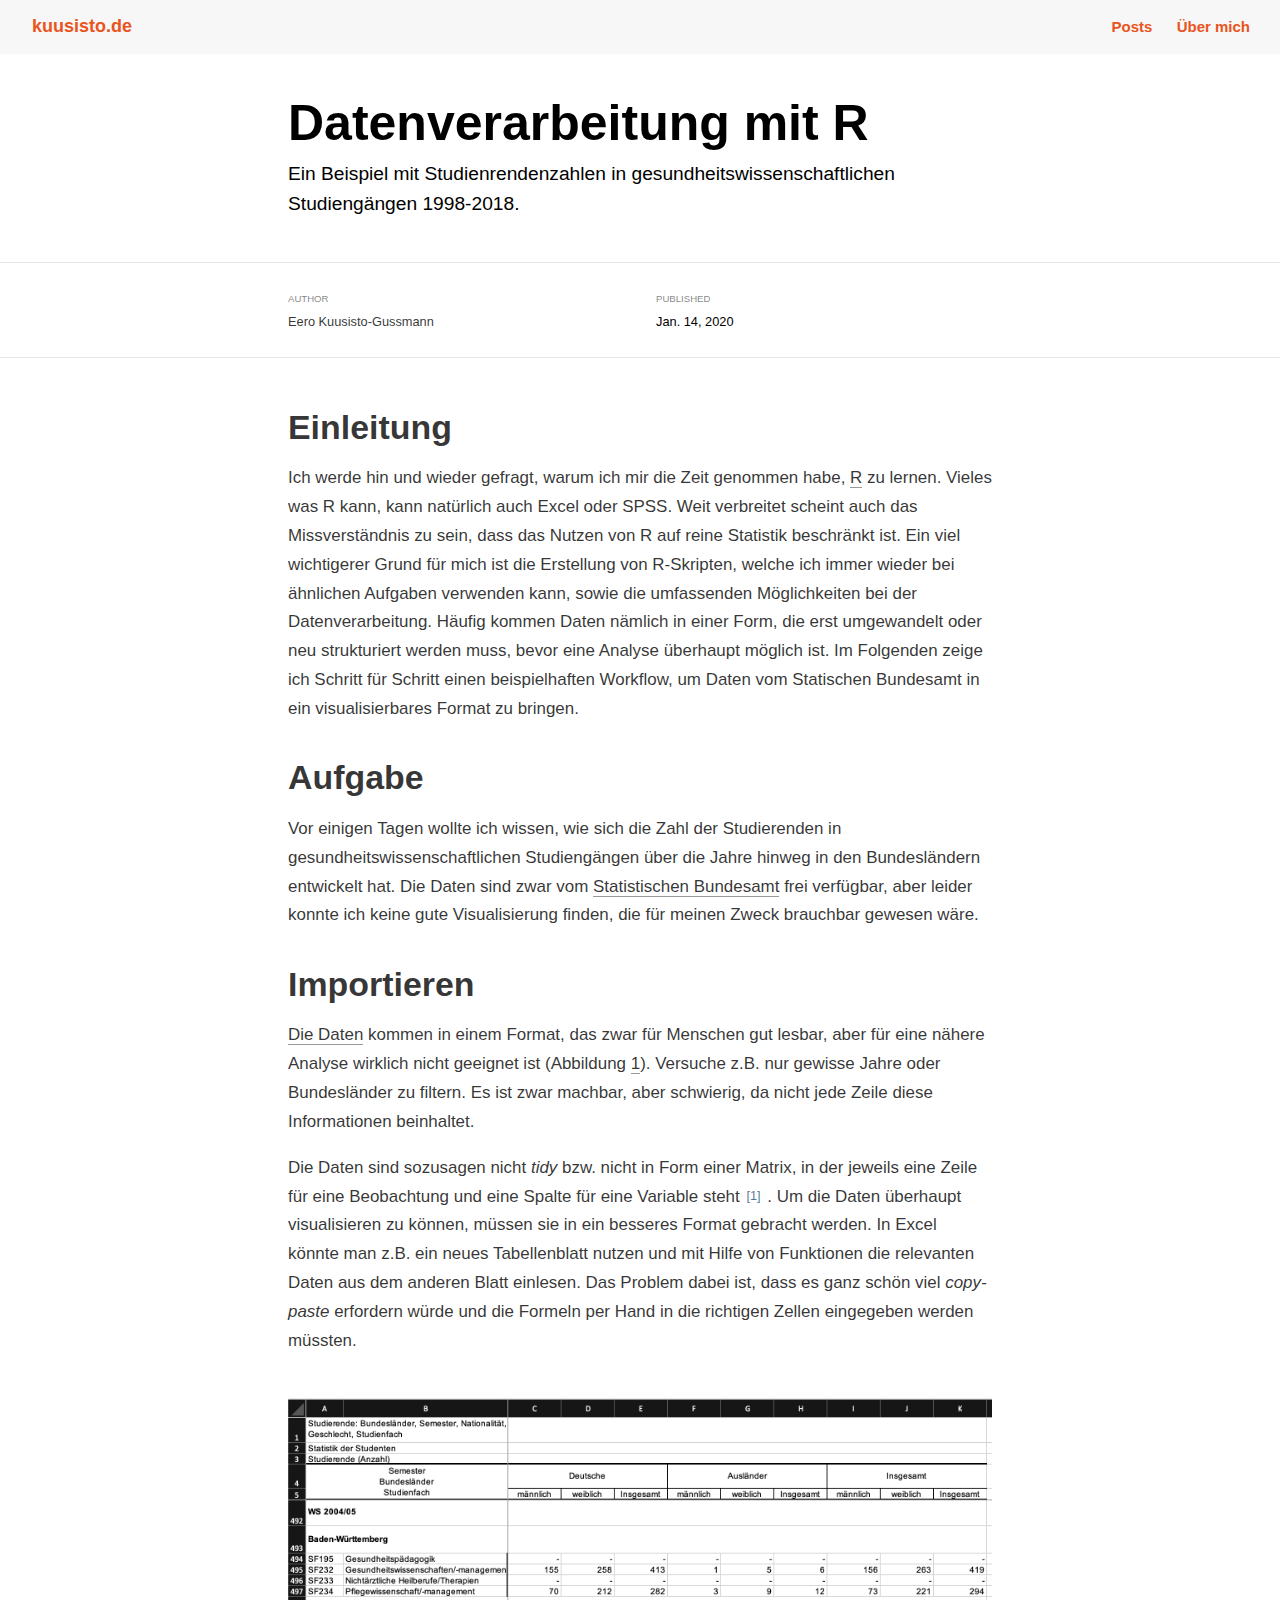
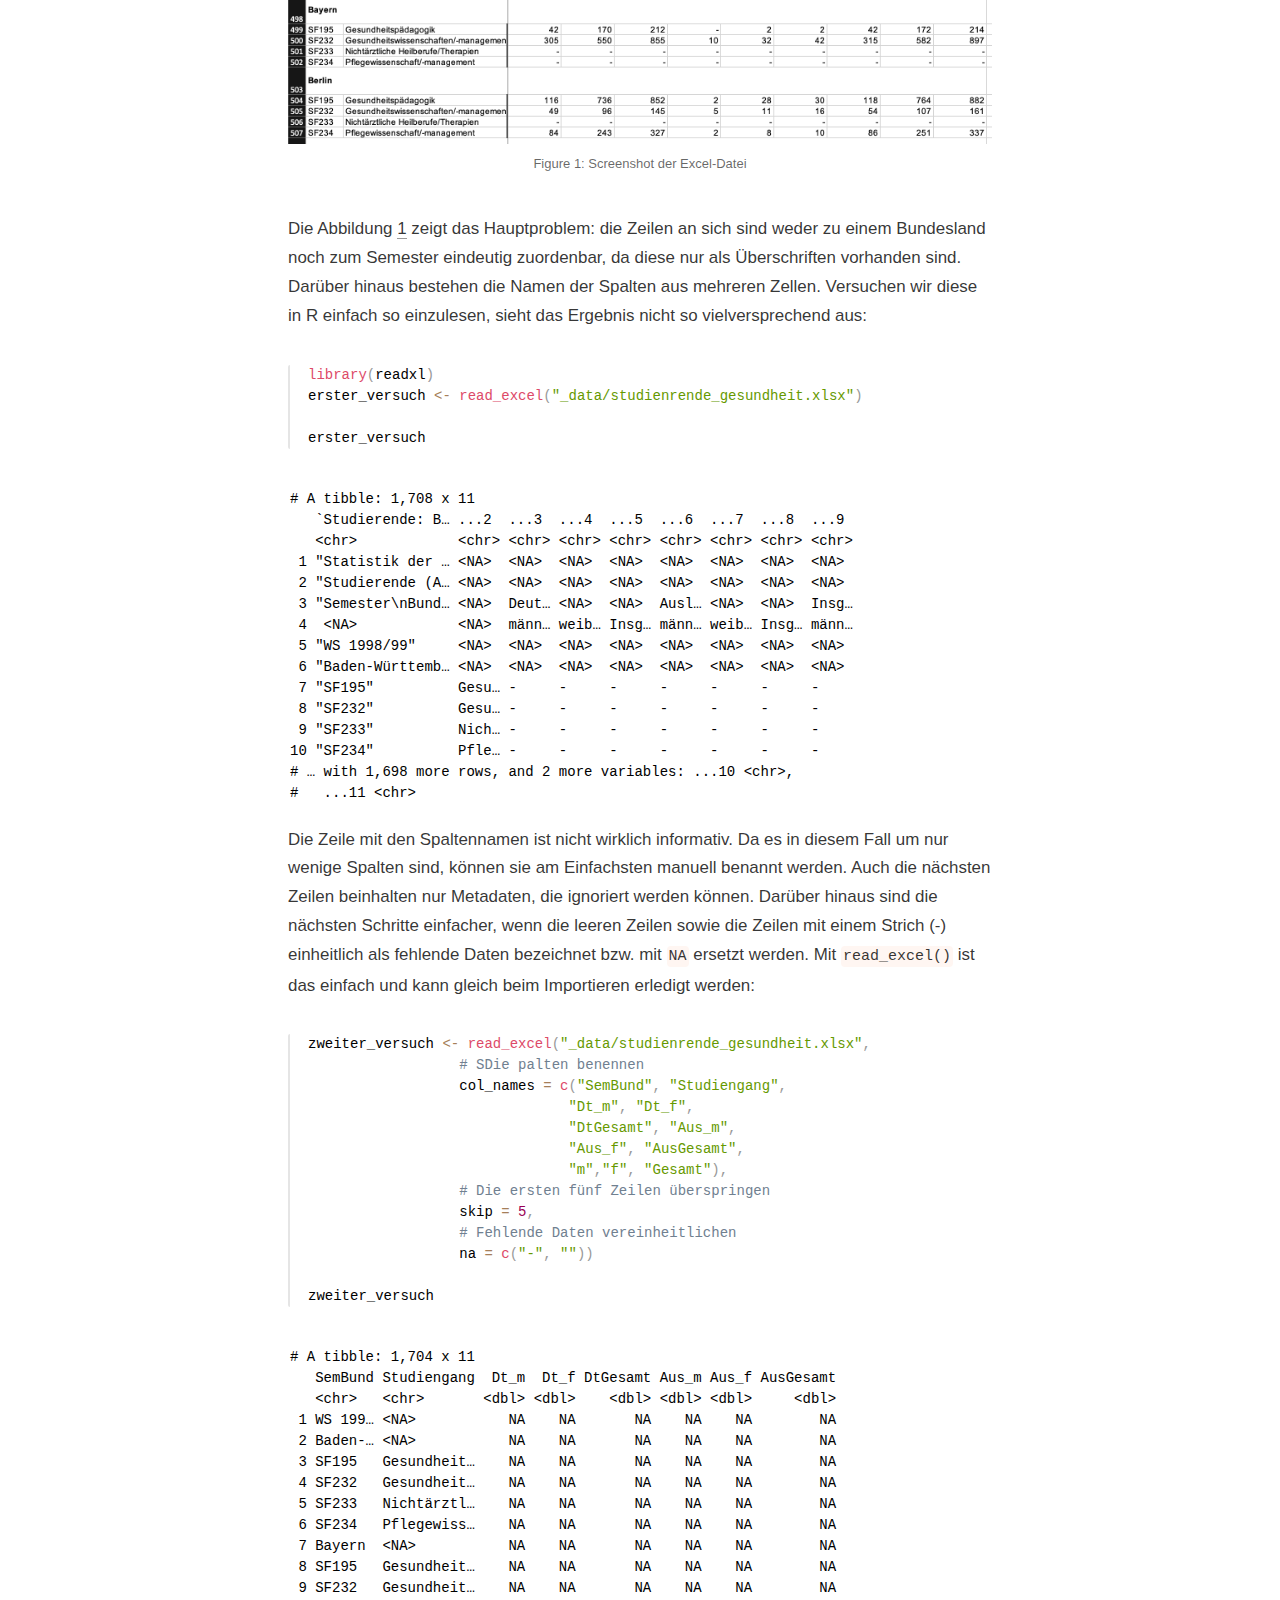
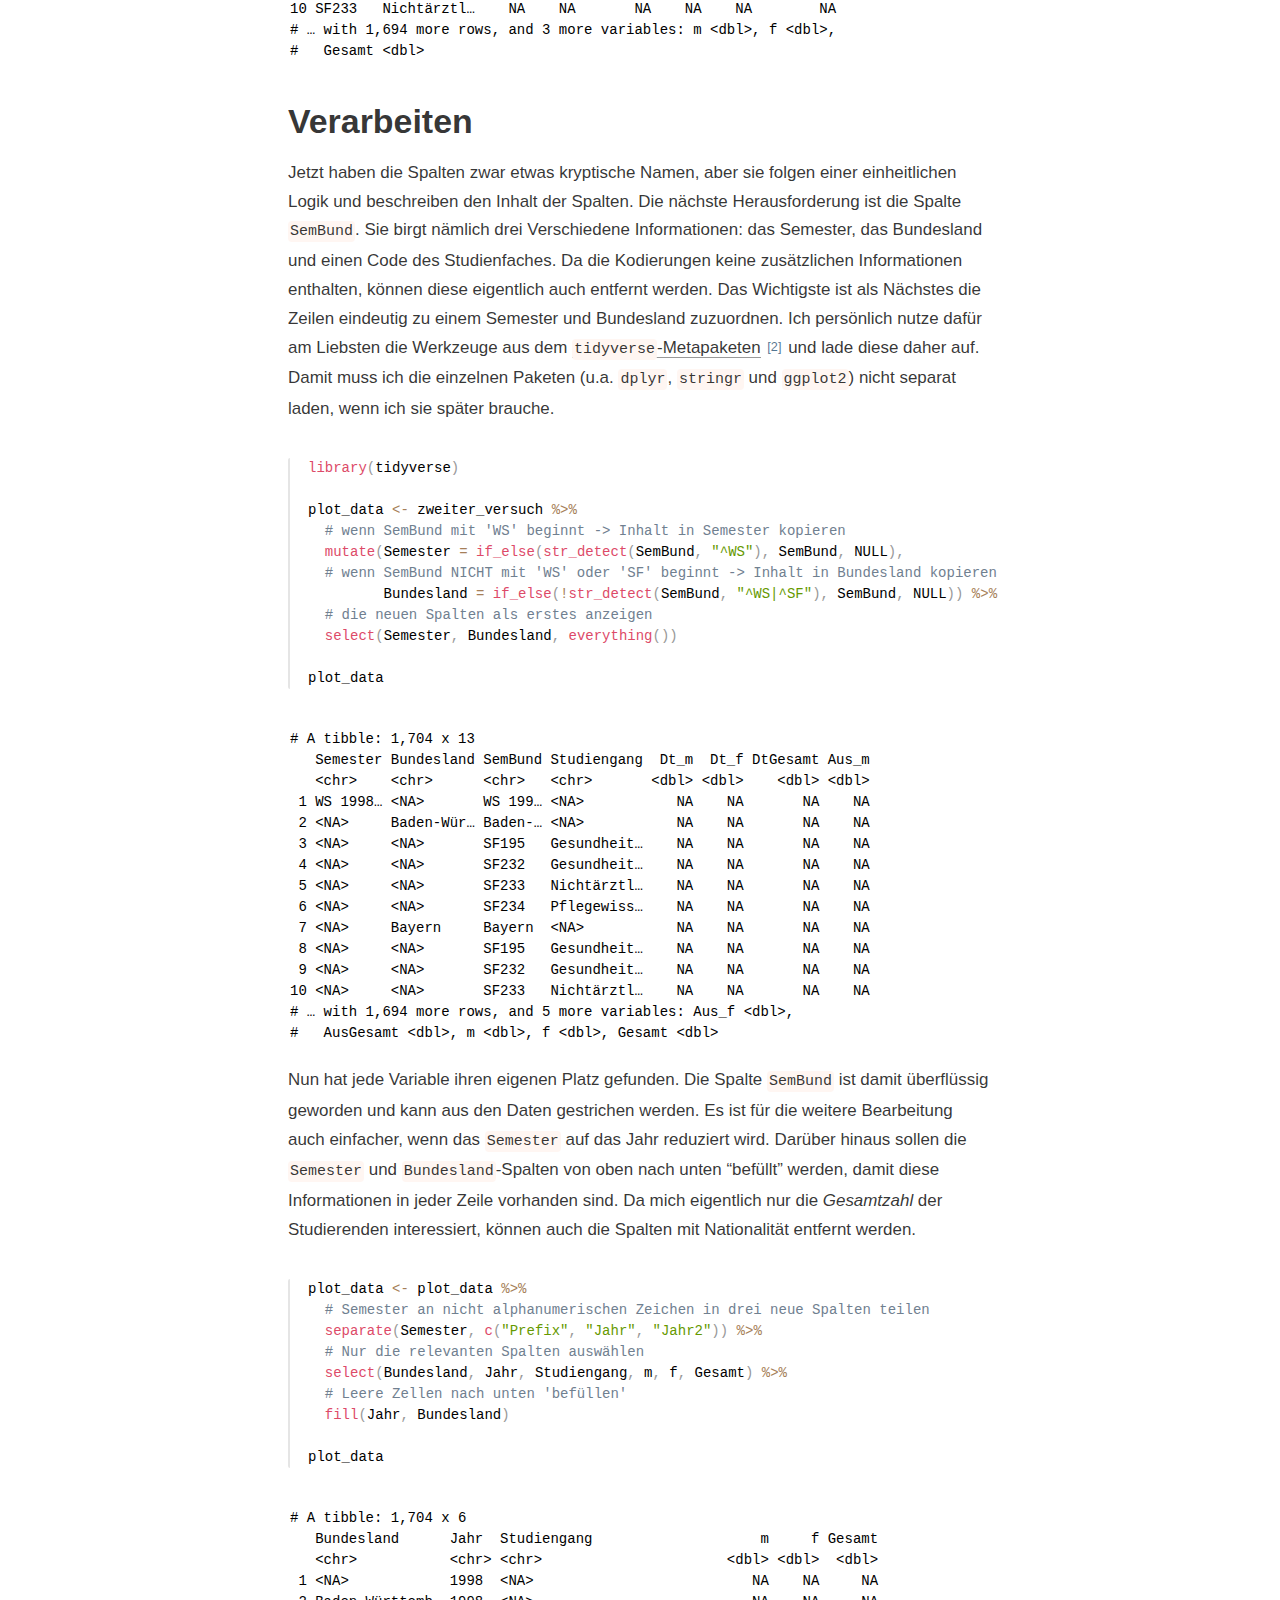
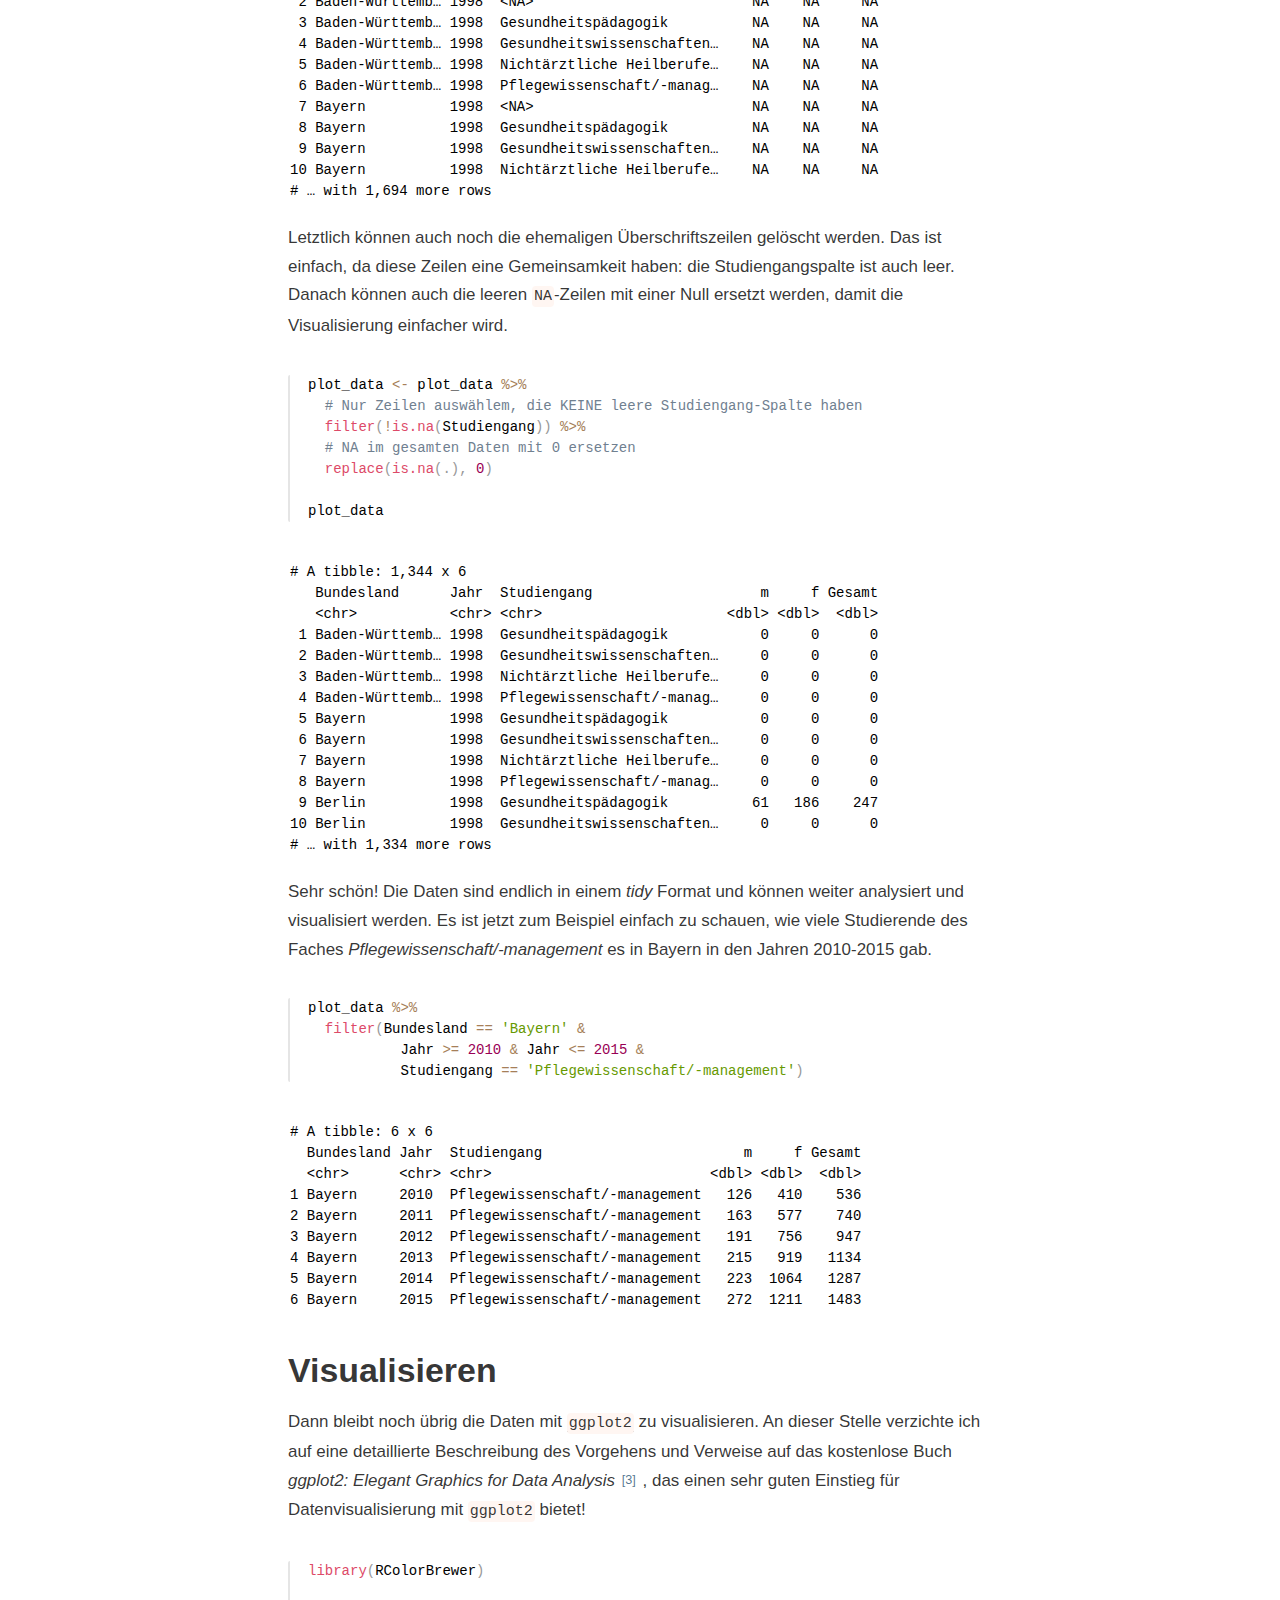
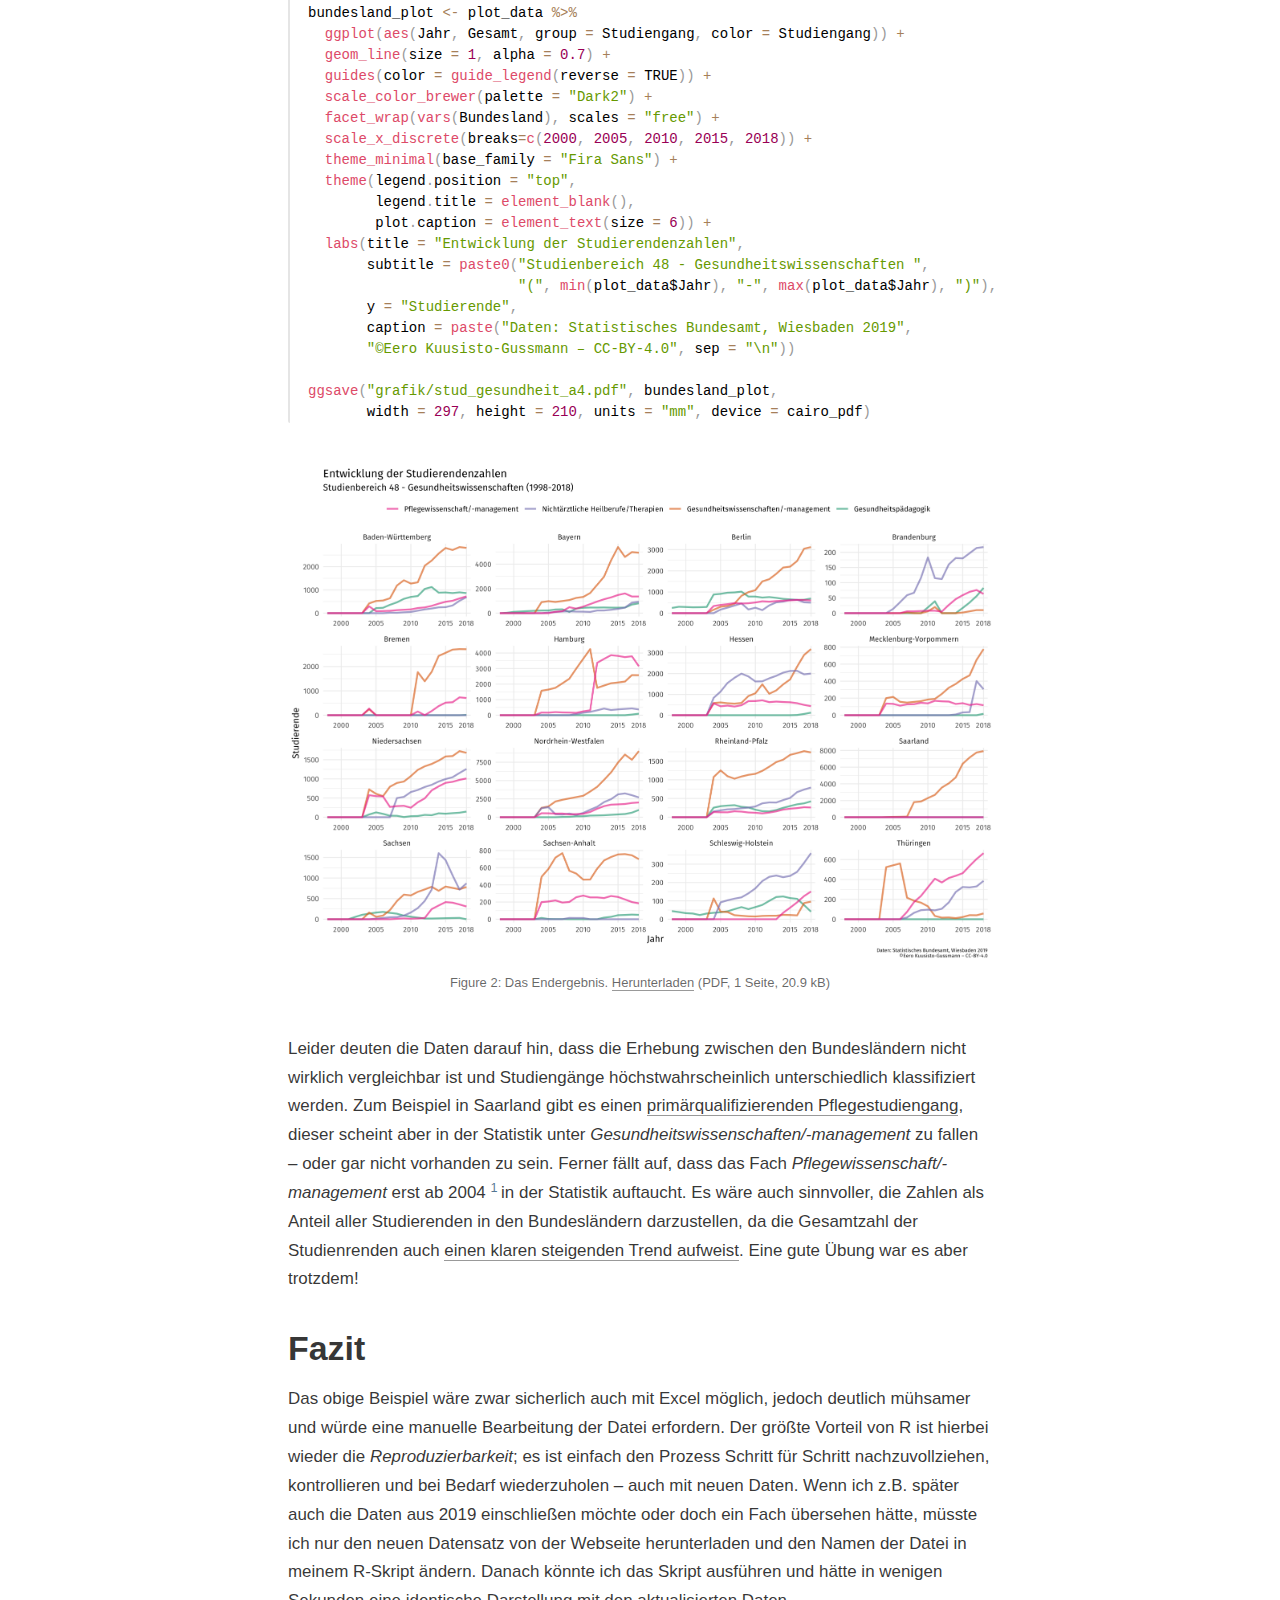
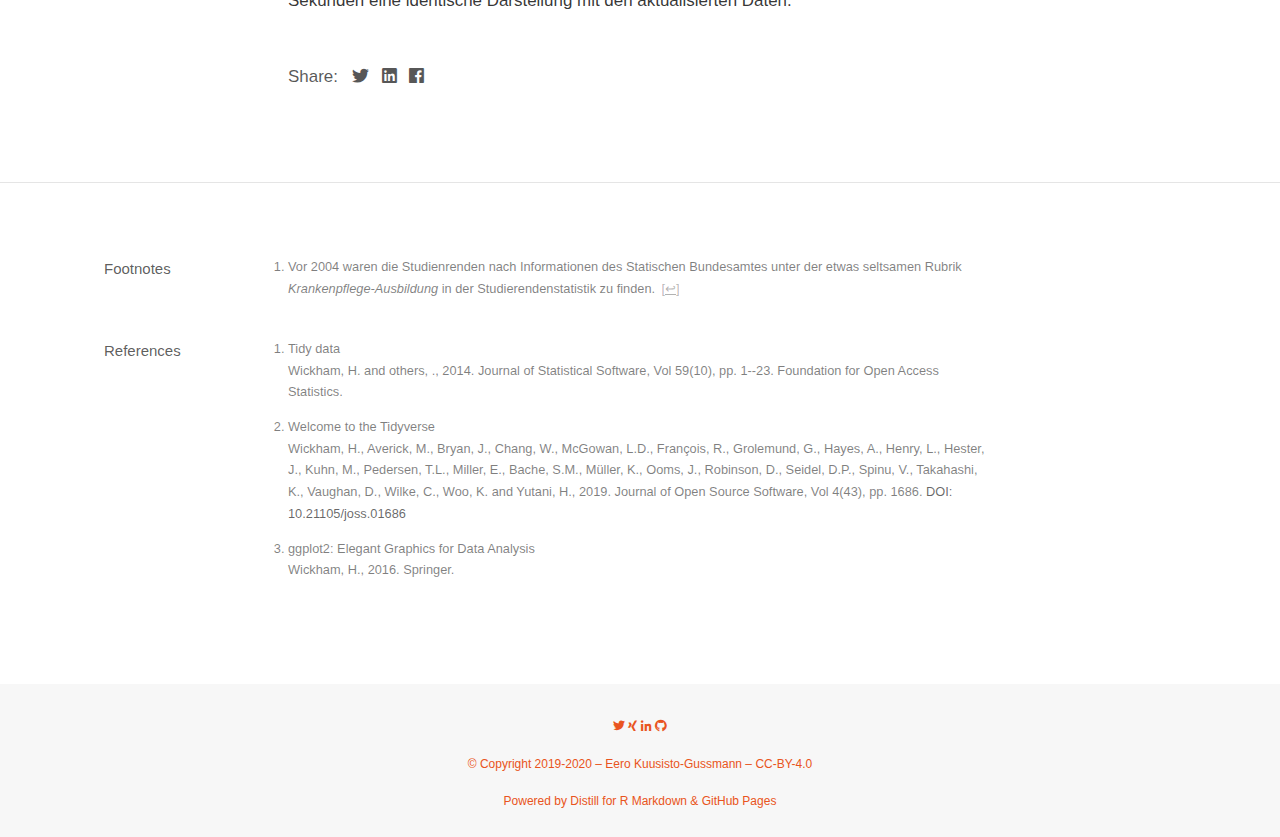
<file: posts/2020-01-15-datenverarbeitung-mit-r/index.html>
<!DOCTYPE html>

<html xmlns="http://www.w3.org/1999/xhtml" lang="" xml:lang="">

<head>
  <meta charset="utf-8"/>
  <meta name="viewport" content="width=device-width, initial-scale=1"/>
  <meta http-equiv="X-UA-Compatible" content="IE=Edge,chrome=1"/>
  <meta name="generator" content="distill" />

  <style type="text/css">
  /* Hide doc at startup (prevent jankiness while JS renders/transforms) */
  body {
    visibility: hidden;
  }
  </style>

 <!--radix_placeholder_import_source-->
 <!--/radix_placeholder_import_source-->

  <!--radix_placeholder_meta_tags-->
<title>kuusisto.de: Datenverarbeitung mit R</title>

<meta property="description" itemprop="description" content="Ein Beispiel mit Studienrendenzahlen in gesundheitswissenschaftlichen Studiengängen 1998-2018."/>

<link rel="canonical" href="https://blog.kuusisto.de/posts/2020-01-15-datenverarbeitung-mit-r/"/>

<!--  https://schema.org/Article -->
<meta property="article:published" itemprop="datePublished" content="2020-01-15"/>
<meta property="article:created" itemprop="dateCreated" content="2020-01-15"/>
<meta name="article:author" content="Eero Kuusisto-Gussmann"/>

<!--  https://developers.facebook.com/docs/sharing/webmasters#markup -->
<meta property="og:title" content="kuusisto.de: Datenverarbeitung mit R"/>
<meta property="og:type" content="article"/>
<meta property="og:description" content="Ein Beispiel mit Studienrendenzahlen in gesundheitswissenschaftlichen Studiengängen 1998-2018."/>
<meta property="og:url" content="https://blog.kuusisto.de/posts/2020-01-15-datenverarbeitung-mit-r/"/>
<meta property="og:image" content="https://blog.kuusisto.de/posts/2020-01-15-datenverarbeitung-mit-r/grafik/stud_gesundheit_a4.png"/>
<meta property="og:image:width" content="3507"/>
<meta property="og:image:height" content="2480"/>
<meta property="og:locale" content="en_US"/>
<meta property="og:site_name" content="kuusisto.de"/>

<!--  https://dev.twitter.com/cards/types/summary -->
<meta property="twitter:card" content="summary_large_image"/>
<meta property="twitter:title" content="kuusisto.de: Datenverarbeitung mit R"/>
<meta property="twitter:description" content="Ein Beispiel mit Studienrendenzahlen in gesundheitswissenschaftlichen Studiengängen 1998-2018."/>
<meta property="twitter:url" content="https://blog.kuusisto.de/posts/2020-01-15-datenverarbeitung-mit-r/"/>
<meta property="twitter:image" content="https://blog.kuusisto.de/posts/2020-01-15-datenverarbeitung-mit-r/grafik/stud_gesundheit_a4.png"/>
<meta property="twitter:image:width" content="3507"/>
<meta property="twitter:image:height" content="2480"/>
<meta property="twitter:site" content="@eerok"/>

<!--/radix_placeholder_meta_tags-->
  
  <meta name="citation_reference" content="citation_title=Tidy data;citation_publication_date=2014;citation_publisher=Foundation for Open Access Statistics;citation_volume=59;citation_author=Hadley Wickham;citation_author=Tidy data"/>
  <meta name="citation_reference" content="citation_title=Welcome to the Tidyverse;citation_publication_date=2019;citation_volume=4;citation_doi=10.21105/joss.01686;citation_author=Hadley Wickham;citation_author=Mara Averick;citation_author=Jennifer Bryan;citation_author=Winston Chang;citation_author=Lucy D’Agostino McGowan;citation_author=Romain François;citation_author=Garrett Grolemund;citation_author=Alex Hayes;citation_author=Lionel Henry;citation_author=Jim Hester;citation_author=Max Kuhn;citation_author=Thomas Lin Pedersen;citation_author=Evan Miller;citation_author=Stephan Milton Bache;citation_author=Kirill Müller;citation_author=Jeroen Ooms;citation_author=David Robinson;citation_author=Dana Paige Seidel;citation_author=Vitalie Spinu;citation_author=Kohske Takahashi;citation_author=Davis Vaughan;citation_author=Claus Wilke;citation_author=Kara Woo;citation_author=Hiroaki Yutani"/>
  <meta name="citation_reference" content="citation_title=ggplot2: Elegant Graphics for Data Analysis;citation_publication_date=2016;citation_publisher=Springer;citation_author=Hadley Wickham"/>
  <!--radix_placeholder_rmarkdown_metadata-->

<script type="text/json" id="radix-rmarkdown-metadata">
{"type":"list","attributes":{"names":{"type":"character","attributes":{},"value":["title","description","author","date","output","bibliography","preview","categories","canonical_url"]}},"value":[{"type":"character","attributes":{},"value":["Datenverarbeitung mit R"]},{"type":"character","attributes":{},"value":["Ein Beispiel mit Studienrendenzahlen in gesundheitswissenschaftlichen Studiengängen 1998-2018."]},{"type":"list","attributes":{},"value":[{"type":"list","attributes":{"names":{"type":"character","attributes":{},"value":["name","url"]}},"value":[{"type":"character","attributes":{},"value":["Eero Kuusisto-Gussmann"]},{"type":"list","attributes":{"names":{"type":"character","attributes":{},"value":[]}},"value":[]}]}]},{"type":"character","attributes":{},"value":["01-15-2020"]},{"type":"list","attributes":{"names":{"type":"character","attributes":{},"value":["distill::distill_article"]}},"value":[{"type":"list","attributes":{"names":{"type":"character","attributes":{},"value":["self_contained"]}},"value":[{"type":"logical","attributes":{},"value":[false]}]}]},{"type":"character","attributes":{},"value":["refs.bib"]},{"type":"character","attributes":{},"value":["grafik/stud_gesundheit_a4.png"]},{"type":"character","attributes":{},"value":["R","Datenvisualisierung","Datenverarbeitung","German"]},{"type":"character","attributes":{},"value":["https://blog.kuusisto.de/posts/2020-01-15-datenverarbeitung-mit-r/"]}]}
</script>
<!--/radix_placeholder_rmarkdown_metadata-->
  
  <script type="text/json" id="radix-resource-manifest">
  {"type":"character","attributes":{},"value":["datenverarbeitung-mit-r_files/bowser-1.9.3/bowser.min.js","datenverarbeitung-mit-r_files/distill-2.2.21/template.v2.js","datenverarbeitung-mit-r_files/figure-html5/unnamed-chunk-7-1.png","datenverarbeitung-mit-r_files/jquery-1.11.3/jquery.min.js","datenverarbeitung-mit-r_files/webcomponents-2.0.0/webcomponents.js","grafik/excel_screenshot.png","grafik/stud_gesundheit_a4.pdf","grafik/stud_gesundheit_a4.png","refs.bib"]}
  </script>
  <!--radix_placeholder_navigation_in_header-->

<script type="application/javascript">

  window.headroom_prevent_pin = false;

  window.document.addEventListener("DOMContentLoaded", function (event) {

    // initialize headroom for banner
    var header = $('header').get(0);
    var headerHeight = header.offsetHeight;
    var headroom = new Headroom(header, {
      onPin : function() {
        if (window.headroom_prevent_pin) {
          window.headroom_prevent_pin = false;
          headroom.unpin();
        }
      }
    });
    headroom.init();
    if(window.location.hash)
      headroom.unpin();
    $(header).addClass('headroom--transition');

    // offset scroll location for banner on hash change
    // (see: https://github.com/WickyNilliams/headroom.js/issues/38)
    window.addEventListener("hashchange", function(event) {
      window.scrollTo(0, window.pageYOffset - (headerHeight + 25));
    });

    // responsive menu
    $('.distill-site-header').each(function(i, val) {
      var topnav = $(this);
      var toggle = topnav.find('.nav-toggle');
      toggle.on('click', function() {
        topnav.toggleClass('responsive');
      });
    });

    // nav dropdowns
    $('.nav-dropbtn').click(function(e) {
      $(this).next('.nav-dropdown-content').toggleClass('nav-dropdown-active');
      $(this).parent().siblings('.nav-dropdown')
         .children('.nav-dropdown-content').removeClass('nav-dropdown-active');
    });
    $("body").click(function(e){
      $('.nav-dropdown-content').removeClass('nav-dropdown-active');
    });
    $(".nav-dropdown").click(function(e){
      e.stopPropagation();
    });
  });
</script>

<style type="text/css">

/* Theme (user-documented overrideables for nav appearance) */

.distill-site-nav {
  color: rgba(255, 255, 255, 0.8);
  background-color: #455a64;
  font-size: 15px;
  font-weight: 300;
}

.distill-site-nav a {
  color: inherit;
  text-decoration: none;
}

.distill-site-nav a:hover {
  color: white;
}

@media print {
  .distill-site-nav {
    display: none;
  }
}

.distill-site-header {

}

.distill-site-footer {

}


/* Site Header */

.distill-site-header {
  width: 100%;
  box-sizing: border-box;
  z-index: 3;
}

.distill-site-header .nav-left {
  display: inline-block;
  margin-left: 8px;
}

@media screen and (max-width: 768px) {
  .distill-site-header .nav-left {
    margin-left: 0;
  }
}


.distill-site-header .nav-right {
  float: right;
  margin-right: 8px;
}

.distill-site-header a,
.distill-site-header .title {
  display: inline-block;
  text-align: center;
  padding: 14px 10px 14px 10px;
}

.distill-site-header .title {
  font-size: 18px;
}

.distill-site-header .logo {
  padding: 0;
}

.distill-site-header .logo img {
  display: none;
  max-height: 20px;
  width: auto;
  margin-bottom: -4px;
}

.distill-site-header .nav-image img {
  max-height: 18px;
  width: auto;
  display: inline-block;
  margin-bottom: -3px;
}



@media screen and (min-width: 1000px) {
  .distill-site-header .logo img {
    display: inline-block;
  }
  .distill-site-header .nav-left {
    margin-left: 20px;
  }
  .distill-site-header .nav-right {
    margin-right: 20px;
  }
  .distill-site-header .title {
    padding-left: 12px;
  }
}


.distill-site-header .nav-toggle {
  display: none;
}

.nav-dropdown {
  display: inline-block;
  position: relative;
}

.nav-dropdown .nav-dropbtn {
  border: none;
  outline: none;
  color: rgba(255, 255, 255, 0.8);
  padding: 16px 10px;
  background-color: transparent;
  font-family: inherit;
  font-size: inherit;
  font-weight: inherit;
  margin: 0;
  margin-top: 1px;
  z-index: 2;
}

.nav-dropdown-content {
  display: none;
  position: absolute;
  background-color: white;
  min-width: 200px;
  border: 1px solid rgba(0,0,0,0.15);
  border-radius: 4px;
  box-shadow: 0px 8px 16px 0px rgba(0,0,0,0.1);
  z-index: 1;
  margin-top: 2px;
  white-space: nowrap;
  padding-top: 4px;
  padding-bottom: 4px;
}

.nav-dropdown-content hr {
  margin-top: 4px;
  margin-bottom: 4px;
  border: none;
  border-bottom: 1px solid rgba(0, 0, 0, 0.1);
}

.nav-dropdown-active {
  display: block;
}

.nav-dropdown-content a, .nav-dropdown-content .nav-dropdown-header {
  color: black;
  padding: 6px 24px;
  text-decoration: none;
  display: block;
  text-align: left;
}

.nav-dropdown-content .nav-dropdown-header {
  display: block;
  padding: 5px 24px;
  padding-bottom: 0;
  text-transform: uppercase;
  font-size: 14px;
  color: #999999;
  white-space: nowrap;
}

.nav-dropdown:hover .nav-dropbtn {
  color: white;
}

.nav-dropdown-content a:hover {
  background-color: #ddd;
  color: black;
}

.nav-right .nav-dropdown-content {
  margin-left: -45%;
  right: 0;
}

@media screen and (max-width: 768px) {
  .distill-site-header a, .distill-site-header .nav-dropdown  {display: none;}
  .distill-site-header a.nav-toggle {
    float: right;
    display: block;
  }
  .distill-site-header .title {
    margin-left: 0;
  }
  .distill-site-header .nav-right {
    margin-right: 0;
  }
  .distill-site-header {
    overflow: hidden;
  }
  .nav-right .nav-dropdown-content {
    margin-left: 0;
  }
}


@media screen and (max-width: 768px) {
  .distill-site-header.responsive {position: relative;}
  .distill-site-header.responsive a.nav-toggle {
    position: absolute;
    right: 0;
    top: 0;
  }
  .distill-site-header.responsive a,
  .distill-site-header.responsive .nav-dropdown {
    display: block;
    text-align: left;
  }
  .distill-site-header.responsive .nav-left,
  .distill-site-header.responsive .nav-right {
    width: 100%;
  }
  .distill-site-header.responsive .nav-dropdown {float: none;}
  .distill-site-header.responsive .nav-dropdown-content {position: relative;}
  .distill-site-header.responsive .nav-dropdown .nav-dropbtn {
    display: block;
    width: 100%;
    text-align: left;
  }
}

/* Site Footer */

.distill-site-footer {
  width: 100%;
  overflow: hidden;
  box-sizing: border-box;
  z-index: 3;
  margin-top: 30px;
  padding-top: 30px;
  padding-bottom: 30px;
  text-align: center;
}

/* Headroom */

d-title {
  padding-top: 6rem;
}

@media print {
  d-title {
    padding-top: 4rem;
  }
}

.headroom {
  z-index: 1000;
  position: fixed;
  top: 0;
  left: 0;
  right: 0;
}

.headroom--transition {
  transition: all .4s ease-in-out;
}

.headroom--unpinned {
  top: -100px;
}

.headroom--pinned {
  top: 0;
}

</style>

<link href="../../site_libs/font-awesome-5.1.0/css/all.css" rel="stylesheet"/>
<link href="../../site_libs/font-awesome-5.1.0/css/v4-shims.css" rel="stylesheet"/>
<script src="../../site_libs/headroom-0.9.4/headroom.min.js"></script>
<!--/radix_placeholder_navigation_in_header-->
  <!--radix_placeholder_distill-->

<style type="text/css">

body {
  background-color: white;
}

.pandoc-table {
  width: 100%;
}

.pandoc-table>caption {
  margin-bottom: 10px;
}

.pandoc-table th:not([align]) {
  text-align: left;
}

.pagedtable-footer {
  font-size: 15px;
}

.html-widget {
  margin-bottom: 2.0em;
}

.l-screen-inset {
  padding-right: 16px;
}

.l-screen .caption {
  margin-left: 10px;
}

.shaded {
  background: rgb(247, 247, 247);
  padding-top: 20px;
  padding-bottom: 20px;
  border-top: 1px solid rgba(0, 0, 0, 0.1);
  border-bottom: 1px solid rgba(0, 0, 0, 0.1);
}

.shaded .html-widget {
  margin-bottom: 0;
  border: 1px solid rgba(0, 0, 0, 0.1);
}

.shaded .shaded-content {
  background: white;
}

.text-output {
  margin-top: 0;
  line-height: 1.5em;
}

.hidden {
  display: none !important;
}

d-article {
  padding-bottom: 30px;
}

d-appendix {
  padding-top: 30px;
}

d-article>p>img {
  width: 100%;
}

d-article iframe {
  border: 1px solid rgba(0, 0, 0, 0.1);
  margin-bottom: 2.0em;
  width: 100%;
}

figure img.external {
  background: white;
  border: 1px solid rgba(0, 0, 0, 0.1);
  box-shadow: 0 1px 8px rgba(0, 0, 0, 0.1);
  padding: 18px;
  box-sizing: border-box;
}

/* CSS for table of contents */

.d-toc {
  color: rgba(0,0,0,0.8);
  font-size: 0.8em;
  line-height: 1em;
}

.d-toc-header {
  font-size: 0.6rem;
  font-weight: 400;
  color: rgba(0, 0, 0, 0.5);
  text-transform: uppercase;
  margin-top: 0;
  margin-bottom: 1.3em;
}

.d-toc a {
  border-bottom: none;
}

.d-toc ul {
  padding-left: 0;
}

.d-toc li>ul {
  padding-top: 0.8em;
  padding-left: 16px;
  margin-bottom: 0.6em;
}

.d-toc ul,
.d-toc li {
  list-style-type: none;
}

.d-toc li {
  margin-bottom: 0.9em;
}

.d-toc-separator {
  margin-top: 20px;
  margin-bottom: 2em;
}

.d-article-with-toc {
  border-top: none;
  padding-top: 0;
}



/* Tweak code blocks (note that this CSS is repeated above in an injection
   into the d-code shadow dom) */

d-code {
  overflow-x: auto !important;
}

pre.d-code code.d-code {
  padding-left: 10px;
  font-size: 12px;
  border-left: 2px solid rgba(0,0,0,0.1);
}

pre.text-output {

  font-size: 12px;
  color: black;
  background: none;
  font-family: Consolas, Monaco, 'Andale Mono', 'Ubuntu Mono', monospace;
  text-align: left;
  white-space: pre;
  word-spacing: normal;
  word-break: normal;
  word-wrap: normal;
  line-height: 1.5;

  -moz-tab-size: 4;
  -o-tab-size: 4;
  tab-size: 4;

  -webkit-hyphens: none;
  -moz-hyphens: none;
  -ms-hyphens: none;
  hyphens: none;
}

@media(min-width: 768px) {

d-code {
  overflow-x: visible !important;
}

pre.d-code code.d-code  {
    padding-left: 18px;
    font-size: 14px;
}
pre.text-output {
  font-size: 14px;
}
}

/* Figure */

.figure {
  position: relative;
  margin-bottom: 2.5em;
  margin-top: 1.5em;
}

.figure img {
  width: 100%;
}

.figure .caption {
  color: rgba(0, 0, 0, 0.6);
  font-size: 12px;
  line-height: 1.5em;
}

.figure img.external {
  background: white;
  border: 1px solid rgba(0, 0, 0, 0.1);
  box-shadow: 0 1px 8px rgba(0, 0, 0, 0.1);
  padding: 18px;
  box-sizing: border-box;
}

.figure .caption a {
  color: rgba(0, 0, 0, 0.6);
}

.figure .caption b,
.figure .caption strong, {
  font-weight: 600;
  color: rgba(0, 0, 0, 1.0);
}



/* Tweak 1000px media break to show more text */

@media(min-width: 1000px) {
  .base-grid,
  distill-header,
  d-title,
  d-abstract,
  d-article,
  d-appendix,
  distill-appendix,
  d-byline,
  d-footnote-list,
  d-citation-list,
  distill-footer {
    grid-template-columns: [screen-start] 1fr [page-start kicker-start] 80px [middle-start] 50px [text-start kicker-end] 65px 65px 65px 65px 65px 65px 65px 65px [text-end gutter-start] 65px [middle-end] 65px [page-end gutter-end] 1fr [screen-end];
    grid-column-gap: 16px;
  }

  .grid {
    grid-column-gap: 16px;
  }

  d-article {
    font-size: 1.06rem;
    line-height: 1.7em;
  }
  figure .caption, .figure .caption, figure figcaption {
    font-size: 13px;
  }
}

@media(min-width: 1180px) {
  .base-grid,
  distill-header,
  d-title,
  d-abstract,
  d-article,
  d-appendix,
  distill-appendix,
  d-byline,
  d-footnote-list,
  d-citation-list,
  distill-footer {
    grid-template-columns: [screen-start] 1fr [page-start kicker-start] 60px [middle-start] 60px [text-start kicker-end] 60px 60px 60px 60px 60px 60px 60px 60px [text-end gutter-start] 60px [middle-end] 60px [page-end gutter-end] 1fr [screen-end];
    grid-column-gap: 32px;
  }

  .grid {
    grid-column-gap: 32px;
  }
}


/* Get the citation styles for the appendix (not auto-injected on render since
   we do our own rendering of the citation appendix) */

d-appendix .citation-appendix,
.d-appendix .citation-appendix {
  font-size: 11px;
  line-height: 15px;
  border-left: 1px solid rgba(0, 0, 0, 0.1);
  padding-left: 18px;
  border: 1px solid rgba(0,0,0,0.1);
  background: rgba(0, 0, 0, 0.02);
  padding: 10px 18px;
  border-radius: 3px;
  color: rgba(150, 150, 150, 1);
  overflow: hidden;
  margin-top: -12px;
  white-space: pre-wrap;
  word-wrap: break-word;
}


/* Social footer */

.social_footer {
  margin-top: 30px;
  margin-bottom: 0;
  color: rgba(0,0,0,0.67);
}

.disqus-comments {
  margin-right: 30px;
}

.disqus-comment-count {
  border-bottom: 1px solid rgba(0, 0, 0, 0.4);
  cursor: pointer;
}

#disqus_thread {
  margin-top: 30px;
}

.article-sharing a {
  border-bottom: none;
  margin-right: 8px;
}

.article-sharing a:hover {
  border-bottom: none;
}

.sidebar-section.subscribe {
  font-size: 12px;
  line-height: 1.6em;
}

.subscribe p {
  margin-bottom: 0.5em;
}


.article-footer .subscribe {
  font-size: 15px;
  margin-top: 45px;
}


/* Improve display for browsers without grid (IE/Edge <= 15) */

.downlevel {
  line-height: 1.6em;
  font-family: -apple-system, BlinkMacSystemFont, "Segoe UI", Roboto, Oxygen, Ubuntu, Cantarell, "Fira Sans", "Droid Sans", "Helvetica Neue", Arial, sans-serif;
  margin: 0;
}

.downlevel .d-title {
  padding-top: 6rem;
  padding-bottom: 1.5rem;
}

.downlevel .d-title h1 {
  font-size: 50px;
  font-weight: 700;
  line-height: 1.1em;
  margin: 0 0 0.5rem;
}

.downlevel .d-title p {
  font-weight: 300;
  font-size: 1.2rem;
  line-height: 1.55em;
  margin-top: 0;
}

.downlevel .d-byline {
  padding-top: 0.8em;
  padding-bottom: 0.8em;
  font-size: 0.8rem;
  line-height: 1.8em;
}

.downlevel .section-separator {
  border: none;
  border-top: 1px solid rgba(0, 0, 0, 0.1);
}

.downlevel .d-article {
  font-size: 1.06rem;
  line-height: 1.7em;
  padding-top: 1rem;
  padding-bottom: 2rem;
}


.downlevel .d-appendix {
  padding-left: 0;
  padding-right: 0;
  max-width: none;
  font-size: 0.8em;
  line-height: 1.7em;
  margin-bottom: 0;
  color: rgba(0,0,0,0.5);
  padding-top: 40px;
  padding-bottom: 48px;
}

.downlevel .footnotes ol {
  padding-left: 13px;
}

.downlevel .base-grid,
.downlevel .distill-header,
.downlevel .d-title,
.downlevel .d-abstract,
.downlevel .d-article,
.downlevel .d-appendix,
.downlevel .distill-appendix,
.downlevel .d-byline,
.downlevel .d-footnote-list,
.downlevel .d-citation-list,
.downlevel .distill-footer,
.downlevel .appendix-bottom,
.downlevel .posts-container {
  padding-left: 40px;
  padding-right: 40px;
}

@media(min-width: 768px) {
  .downlevel .base-grid,
  .downlevel .distill-header,
  .downlevel .d-title,
  .downlevel .d-abstract,
  .downlevel .d-article,
  .downlevel .d-appendix,
  .downlevel .distill-appendix,
  .downlevel .d-byline,
  .downlevel .d-footnote-list,
  .downlevel .d-citation-list,
  .downlevel .distill-footer,
  .downlevel .appendix-bottom,
  .downlevel .posts-container {
  padding-left: 150px;
  padding-right: 150px;
  max-width: 900px;
}
}

.downlevel pre code {
  display: block;
  border-left: 2px solid rgba(0, 0, 0, .1);
  padding: 0 0 0 20px;
  font-size: 14px;
}

.downlevel code, .downlevel pre {
  color: black;
  background: none;
  font-family: Consolas, Monaco, 'Andale Mono', 'Ubuntu Mono', monospace;
  text-align: left;
  white-space: pre;
  word-spacing: normal;
  word-break: normal;
  word-wrap: normal;
  line-height: 1.5;

  -moz-tab-size: 4;
  -o-tab-size: 4;
  tab-size: 4;

  -webkit-hyphens: none;
  -moz-hyphens: none;
  -ms-hyphens: none;
  hyphens: none;
}

</style>

<script type="application/javascript">

function is_downlevel_browser() {
  if (bowser.isUnsupportedBrowser({ msie: "12", msedge: "16"},
                                 window.navigator.userAgent)) {
    return true;
  } else {
    return window.load_distill_framework === undefined;
  }
}

// show body when load is complete
function on_load_complete() {

  // set body to visible
  document.body.style.visibility = 'visible';

  // force redraw for leaflet widgets
  if (window.HTMLWidgets) {
    var maps = window.HTMLWidgets.findAll(".leaflet");
    $.each(maps, function(i, el) {
      var map = this.getMap();
      map.invalidateSize();
      map.eachLayer(function(layer) {
        if (layer instanceof L.TileLayer)
          layer.redraw();
      });
    });
  }

  // trigger 'shown' so htmlwidgets resize
  $('d-article').trigger('shown');
}

function init_distill() {

  init_common();

  // create front matter
  var front_matter = $('<d-front-matter></d-front-matter>');
  $('#distill-front-matter').wrap(front_matter);

  // create d-title
  $('.d-title').changeElementType('d-title');

  // create d-byline
  var byline = $('<d-byline></d-byline>');
  $('.d-byline').replaceWith(byline);

  // create d-article
  var article = $('<d-article></d-article>');
  $('.d-article').wrap(article).children().unwrap();

  // move posts container into article
  $('.posts-container').appendTo($('d-article'));

  // create d-appendix
  $('.d-appendix').changeElementType('d-appendix');

  // create d-bibliography
  var bibliography = $('<d-bibliography></d-bibliography>');
  $('#distill-bibliography').wrap(bibliography);

  // flag indicating that we have appendix items
  var appendix = $('.appendix-bottom').children('h3').length > 0;

  // replace citations with <d-cite>
  $('.citation').each(function(i, val) {
    appendix = true;
    var cites = $(this).attr('data-cites').split(" ");
    var dt_cite = $('<d-cite></d-cite>');
    dt_cite.attr('key', cites.join());
    $(this).replaceWith(dt_cite);
  });
  // remove refs
  $('#refs').remove();

  // replace footnotes with <d-footnote>
  $('.footnote-ref').each(function(i, val) {
    appendix = true;
    var href = $(this).attr('href');
    var id = href.replace('#', '');
    var fn = $('#' + id);
    var fn_p = $('#' + id + '>p');
    fn_p.find('.footnote-back').remove();
    var text = fn_p.html();
    var dtfn = $('<d-footnote></d-footnote>');
    dtfn.html(text);
    $(this).replaceWith(dtfn);
  });
  // remove footnotes
  $('.footnotes').remove();

  $('h1.appendix, h2.appendix').each(function(i, val) {
    $(this).changeElementType('h3');
  });
  $('h3.appendix').each(function(i, val) {
    var id = $(this).attr('id');
    $('.d-toc a[href="#' + id + '"]').parent().remove();
    appendix = true;
    $(this).nextUntil($('h1, h2, h3')).addBack().appendTo($('d-appendix'));
  });

  // show d-appendix if we have appendix content
  $("d-appendix").css('display', appendix ? 'grid' : 'none');

  // replace code blocks with d-code
  $('pre>code').each(function(i, val) {
    var code = $(this);
    var pre = code.parent();
    var clz = "";
    var language = pre.attr('class');
    if (language) {
      // map unknown languages to "clike" (without this they just dissapear)
      if ($.inArray(language, ["bash", "clike", "css", "go", "html",
                               "javascript", "js", "julia", "lua", "markdown",
                               "markup", "mathml", "python", "svg", "xml"]) == -1)
        language = "clike";
      language = ' language="' + language + '"';
      var dt_code = $('<d-code block' + language + clz + '></d-code>');
      dt_code.text(code.text());
      pre.replaceWith(dt_code);
    } else {
      code.addClass('text-output').unwrap().changeElementType('pre');
    }
  });

  // localize layout chunks to just output
  $('.layout-chunk').each(function(i, val) {

    // capture layout
    var layout = $(this).attr('data-layout');

    // apply layout to markdown level block elements
    var elements = $(this).children().not('d-code, pre.text-output, script');
    elements.each(function(i, el) {
      var layout_div = $('<div class="' + layout + '"></div>');
      if (layout_div.hasClass('shaded')) {
        var shaded_content = $('<div class="shaded-content"></div>');
        $(this).wrap(shaded_content);
        $(this).parent().wrap(layout_div);
      } else {
        $(this).wrap(layout_div);
      }
    });


    // unwrap the layout-chunk div
    $(this).children().unwrap();
  });

  // load distill framework
  load_distill_framework();

  // wait for window.distillRunlevel == 4 to do post processing
  function distill_post_process() {

    if (!window.distillRunlevel || window.distillRunlevel < 4)
      return;

    // hide author/affiliations entirely if we have no authors
    var front_matter = JSON.parse($("#distill-front-matter").html());
    var have_authors = front_matter.authors && front_matter.authors.length > 0;
    if (!have_authors)
      $('d-byline').addClass('hidden');

    // table of contents
    if (have_authors) // adjust border if we are in authors
      $('.d-toc').parent().addClass('d-article-with-toc');

    // strip links that point to #
    $('.authors-affiliations').find('a[href="#"]').removeAttr('href');

    // hide elements of author/affiliations grid that have no value
    function hide_byline_column(caption) {
      $('d-byline').find('h3:contains("' + caption + '")').parent().css('visibility', 'hidden');
    }

    // affiliations
    var have_affiliations = false;
    for (var i = 0; i<front_matter.authors.length; ++i) {
      var author = front_matter.authors[i];
      if (author.affiliation !== "&nbsp;") {
        have_affiliations = true;
        break;
      }
    }
    if (!have_affiliations)
      $('d-byline').find('h3:contains("Affiliations")').css('visibility', 'hidden');

    // published date
    if (!front_matter.publishedDate)
      hide_byline_column("Published");

    // document object identifier
    var doi = $('d-byline').find('h3:contains("DOI")');
    var doi_p = doi.next().empty();
    if (!front_matter.doi) {
      // if we have a citation and valid citationText then link to that
      if ($('#citation').length > 0 && front_matter.citationText) {
        doi.html('Citation');
        $('<a href="#citation"></a>')
          .text(front_matter.citationText)
          .appendTo(doi_p);
      } else {
        hide_byline_column("DOI");
      }
    } else {
      $('<a></a>')
         .attr('href', "https://doi.org/" + front_matter.doi)
         .html(front_matter.doi)
         .appendTo(doi_p);
    }

     // change plural form of authors/affiliations
    if (front_matter.authors.length === 1) {
      var grid = $('.authors-affiliations');
      grid.children('h3:contains("Authors")').text('Author');
      grid.children('h3:contains("Affiliations")').text('Affiliation');
    }

    // inject pre code styles (can't do this with a global stylesheet b/c a shadow root is used)
    $('d-code').each(function(i, val) {
      var style = document.createElement('style');
      style.innerHTML = 'pre code { padding-left: 10px; font-size: 12px; border-left: 2px solid rgba(0,0,0,0.1); } ' +
                        '@media(min-width: 768px) { pre code { padding-left: 18px; font-size: 14px; } }';
      if (this.shadowRoot)
        this.shadowRoot.appendChild(style);
    });

    // move appendix-bottom entries to the bottom
    $('.appendix-bottom').appendTo('d-appendix').children().unwrap();
    $('.appendix-bottom').remove();

    // clear polling timer
    clearInterval(tid);

    // show body now that everything is ready
    on_load_complete();
  }

  var tid = setInterval(distill_post_process, 50);
  distill_post_process();

}

function init_downlevel() {

  init_common();

   // insert hr after d-title
  $('.d-title').after($('<hr class="section-separator"/>'));

  // check if we have authors
  var front_matter = JSON.parse($("#distill-front-matter").html());
  var have_authors = front_matter.authors && front_matter.authors.length > 0;

  // manage byline/border
  if (!have_authors)
    $('.d-byline').remove();
  $('.d-byline').after($('<hr class="section-separator"/>'));
  $('.d-byline a').remove();

  // remove toc
  $('.d-toc-header').remove();
  $('.d-toc').remove();
  $('.d-toc-separator').remove();

  // move appendix elements
  $('h1.appendix, h2.appendix').each(function(i, val) {
    $(this).changeElementType('h3');
  });
  $('h3.appendix').each(function(i, val) {
    $(this).nextUntil($('h1, h2, h3')).addBack().appendTo($('.d-appendix'));
  });


  // inject headers into references and footnotes
  var refs_header = $('<h3></h3>');
  refs_header.text('References');
  $('#refs').prepend(refs_header);

  var footnotes_header = $('<h3></h3');
  footnotes_header.text('Footnotes');
  $('.footnotes').children('hr').first().replaceWith(footnotes_header);

  // move appendix-bottom entries to the bottom
  $('.appendix-bottom').appendTo('.d-appendix').children().unwrap();
  $('.appendix-bottom').remove();

  // remove appendix if it's empty
  if ($('.d-appendix').children().length === 0)
    $('.d-appendix').remove();

  // prepend separator above appendix
  $('.d-appendix').before($('<hr class="section-separator" style="clear: both"/>'));

  // trim code
  $('pre>code').each(function(i, val) {
    $(this).html($.trim($(this).html()));
  });

  // move posts-container right before article
  $('.posts-container').insertBefore($('.d-article'));

  $('body').addClass('downlevel');

  on_load_complete();
}


function init_common() {

  // jquery plugin to change element types
  (function($) {
    $.fn.changeElementType = function(newType) {
      var attrs = {};

      $.each(this[0].attributes, function(idx, attr) {
        attrs[attr.nodeName] = attr.nodeValue;
      });

      this.replaceWith(function() {
        return $("<" + newType + "/>", attrs).append($(this).contents());
      });
    };
  })(jQuery);

  // prevent underline for linked images
  $('a > img').parent().css({'border-bottom' : 'none'});

  // mark non-body figures created by knitr chunks as 100% width
  $('.layout-chunk').each(function(i, val) {
    var figures = $(this).find('img, .html-widget');
    if ($(this).attr('data-layout') !== "l-body") {
      figures.css('width', '100%');
    } else {
      figures.css('max-width', '100%');
      figures.filter("[width]").each(function(i, val) {
        var fig = $(this);
        fig.css('width', fig.attr('width') + 'px');
      });

    }
  });

  // auto-append index.html to post-preview links in file: protocol
  // and in rstudio ide preview
  $('.post-preview').each(function(i, val) {
    if (window.location.protocol === "file:")
      $(this).attr('href', $(this).attr('href') + "index.html");
  });

  // get rid of index.html references in header
  if (window.location.protocol !== "file:") {
    $('.distill-site-header a[href]').each(function(i,val) {
      $(this).attr('href', $(this).attr('href').replace("index.html", "./"));
    });
  }

  // add class to pandoc style tables
  $('tr.header').parent('thead').parent('table').addClass('pandoc-table');
  $('.kable-table').children('table').addClass('pandoc-table');

  // add figcaption style to table captions
  $('caption').parent('table').addClass("figcaption");

  // initialize posts list
  if (window.init_posts_list)
    window.init_posts_list();

  // implmement disqus comment link
  $('.disqus-comment-count').click(function() {
    window.headroom_prevent_pin = true;
    $('#disqus_thread').toggleClass('hidden');
    if (!$('#disqus_thread').hasClass('hidden')) {
      var offset = $(this).offset();
      $(window).resize();
      $('html, body').animate({
        scrollTop: offset.top - 35
      });
    }
  });
}

document.addEventListener('DOMContentLoaded', function() {
  if (is_downlevel_browser())
    init_downlevel();
  else
    window.addEventListener('WebComponentsReady', init_distill);
});

</script>

<!--/radix_placeholder_distill-->
  <script src="../../site_libs/jquery-1.11.3/jquery.min.js"></script>
  <script src="../../site_libs/bowser-1.9.3/bowser.min.js"></script>
  <script src="../../site_libs/webcomponents-2.0.0/webcomponents.js"></script>
  <script src="../../site_libs/distill-2.2.21/template.v2.js"></script>
  <!--radix_placeholder_site_in_header-->
<script async src="https://www.googletagmanager.com/gtag/js?id=UA-148515502-1"></script>
<script>
window.dataLayer = window.dataLayer || [];
function gtag(){dataLayer.push(arguments);}
gtag('js', new Date());
gtag('config', 'UA-148515502-1');
</script>
<style type="text/css">
*{font-family: 'Fira Sans', sans-serif;}
.bold{font-weight:bold;}
.italic{font-style: italic;}
.oblique{font-style: oblique;}

code,
.code,
pre {
  font-family: "Lucida Sans Typewriter", "Lucida Console", monaco, "Bitstream Vera Sans Mono", monospace; 
  background: #fff6f2;
  font-size: 15px;
  padding: 0;
  padding: 2px;
  border-radius: 4px;
  }

.distill-site-nav {
  color: #E95420;
  background-color: #f7f7f7;
  font-size: 15px;
  font-weight: bold;
}

.distill-site-nav a {
  color: inherit;
  text-decoration: none;
}

.distill-site-nav a:hover {
  color: gray;
}

.distill-site-header {
}

.distill-site-footer {
  font-size: 12px;
  font-weight: 300;
}

@media print {
  .distill-site-nav {
    display: none;
  }
}
.icon-link {
  border: none;
}
</style>
<!--/radix_placeholder_site_in_header-->


</head>

<body>

<!--radix_placeholder_front_matter-->

<script id="distill-front-matter" type="text/json">
{"title":"Datenverarbeitung mit R","description":"Ein Beispiel mit Studienrendenzahlen in gesundheitswissenschaftlichen Studiengängen 1998-2018.","authors":[{"author":"Eero Kuusisto-Gussmann","authorURL":{},"affiliation":"&nbsp;","affiliationURL":"#"}],"publishedDate":"2020-01-15T00:00:00.000+01:00","citationText":"Kuusisto-Gussmann, 2020"}
</script>

<!--/radix_placeholder_front_matter-->
<!--radix_placeholder_navigation_before_body-->
<header class="header header--fixed" role="banner">
<nav class="distill-site-nav distill-site-header">
<div class="nav-left">
<a href="../../index.html" class="title">kuusisto.de</a>
</div>
<div class="nav-right">
<a href="../../index.html">Posts</a>
<a href="../../about.html">Über mich</a>
<a href="javascript:void(0);" class="nav-toggle">&#9776;</a>
</div>
</nav>
</header>
<!--/radix_placeholder_navigation_before_body-->
<!--radix_placeholder_site_before_body-->
<!--/radix_placeholder_site_before_body-->

<div class="d-title">
<h1>Datenverarbeitung mit R</h1>
<p>Ein Beispiel mit Studienrendenzahlen in gesundheitswissenschaftlichen Studiengängen 1998-2018.</p>
</div>

<div class="d-byline">
  Eero Kuusisto-Gussmann true 
  
<br/>01-15-2020
</div>

<div class="d-article">
<h1 id="einleitung">Einleitung</h1>
<p>Ich werde hin und wieder gefragt, warum ich mir die Zeit genommen habe, <a href="https://cran.r-project.org">R</a> zu lernen. Vieles was R kann, kann natürlich auch Excel oder SPSS. Weit verbreitet scheint auch das Missverständnis zu sein, dass das Nutzen von R auf reine Statistik beschränkt ist. Ein viel wichtigerer Grund für mich ist die Erstellung von R-Skripten, welche ich immer wieder bei ähnlichen Aufgaben verwenden kann, sowie die umfassenden Möglichkeiten bei der Datenverarbeitung. Häufig kommen Daten nämlich in einer Form, die erst umgewandelt oder neu strukturiert werden muss, bevor eine Analyse überhaupt möglich ist. Im Folgenden zeige ich Schritt für Schritt einen beispielhaften Workflow, um Daten vom Statischen Bundesamt in ein visualisierbares Format zu bringen.</p>
<h1 id="aufgabe">Aufgabe</h1>
<p>Vor einigen Tagen wollte ich wissen, wie sich die Zahl der Studierenden in gesundheitswissenschaftlichen Studiengängen über die Jahre hinweg in den Bundesländern entwickelt hat. Die Daten sind zwar vom <a href="https://www-genesis.destatis.de/genesis//online/data?operation=table&amp;code=21311-0003&amp;levelindex=1&amp;levelid=1579077939884">Statistischen Bundesamt</a> frei verfügbar, aber leider konnte ich keine gute Visualisierung finden, die für meinen Zweck brauchbar gewesen wäre.</p>
<h1 id="importieren">Importieren</h1>
<p><a href="https://www-genesis.destatis.de/genesis/online/data?operation=abruftabelleBearbeiten&amp;levelindex=2&amp;levelid=1579089950164&amp;auswahloperation=abruftabelleAuspraegungAuswaehlen&amp;auswahlverzeichnis=ordnungsstruktur&amp;auswahlziel=werteabruf&amp;code=21311-0006&amp;auswahltext=&amp;werteabruf=Werteabruf">Die Daten</a> kommen in einem Format, das zwar für Menschen gut lesbar, aber für eine nähere Analyse wirklich nicht geeignet ist (Abbildung <a href="#fig:screenshot">1</a>). Versuche z.B. nur gewisse Jahre oder Bundesländer zu filtern. Es ist zwar machbar, aber schwierig, da nicht jede Zeile diese Informationen beinhaltet.</p>
<p>Die Daten sind sozusagen nicht <em>tidy</em> bzw. nicht in Form einer Matrix, in der jeweils eine Zeile für eine Beobachtung und eine Spalte für eine Variable steht <span class="citation" data-cites="wickham2014tidy">(Wickham and others <a href="#ref-wickham2014tidy">2014</a>)</span>. Um die Daten überhaupt visualisieren zu können, müssen sie in ein besseres Format gebracht werden. In Excel könnte man z.B. ein neues Tabellenblatt nutzen und mit Hilfe von Funktionen die relevanten Daten aus dem anderen Blatt einlesen. Das Problem dabei ist, dass es ganz schön viel <em>copy-paste</em> erfordern würde und die Formeln per Hand in die richtigen Zellen eingegeben werden müssten.</p>
<div class="layout-chunk" data-layout="l-body">
<div class="figure" style="text-align: center"><span id="fig:screenshot"></span>
<img src="grafik/excel_screenshot.png" alt="Screenshot der Excel-Datei" width="847" />
<p class="caption">
Figure 1: Screenshot der Excel-Datei
</p>
</div>
</div>
<p>Die Abbildung <a href="#fig:screenshot">1</a> zeigt das Hauptproblem: die Zeilen an sich sind weder zu einem Bundesland noch zum Semester eindeutig zuordenbar, da diese nur als Überschriften vorhanden sind. Darüber hinaus bestehen die Namen der Spalten aus mehreren Zellen. Versuchen wir diese in R einfach so einzulesen, sieht das Ergebnis nicht so vielversprechend aus:</p>
<div class="layout-chunk" data-layout="l-body">
<pre class="r"><code>
library(readxl)
erster_versuch &lt;- read_excel(&quot;_data/studienrende_gesundheit.xlsx&quot;)

erster_versuch</code></pre>
<pre><code>
# A tibble: 1,708 x 11
   `Studierende: B… ...2  ...3  ...4  ...5  ...6  ...7  ...8  ...9 
   &lt;chr&gt;            &lt;chr&gt; &lt;chr&gt; &lt;chr&gt; &lt;chr&gt; &lt;chr&gt; &lt;chr&gt; &lt;chr&gt; &lt;chr&gt;
 1 &quot;Statistik der … &lt;NA&gt;  &lt;NA&gt;  &lt;NA&gt;  &lt;NA&gt;  &lt;NA&gt;  &lt;NA&gt;  &lt;NA&gt;  &lt;NA&gt; 
 2 &quot;Studierende (A… &lt;NA&gt;  &lt;NA&gt;  &lt;NA&gt;  &lt;NA&gt;  &lt;NA&gt;  &lt;NA&gt;  &lt;NA&gt;  &lt;NA&gt; 
 3 &quot;Semester\nBund… &lt;NA&gt;  Deut… &lt;NA&gt;  &lt;NA&gt;  Ausl… &lt;NA&gt;  &lt;NA&gt;  Insg…
 4  &lt;NA&gt;            &lt;NA&gt;  männ… weib… Insg… männ… weib… Insg… männ…
 5 &quot;WS 1998/99&quot;     &lt;NA&gt;  &lt;NA&gt;  &lt;NA&gt;  &lt;NA&gt;  &lt;NA&gt;  &lt;NA&gt;  &lt;NA&gt;  &lt;NA&gt; 
 6 &quot;Baden-Württemb… &lt;NA&gt;  &lt;NA&gt;  &lt;NA&gt;  &lt;NA&gt;  &lt;NA&gt;  &lt;NA&gt;  &lt;NA&gt;  &lt;NA&gt; 
 7 &quot;SF195&quot;          Gesu… -     -     -     -     -     -     -    
 8 &quot;SF232&quot;          Gesu… -     -     -     -     -     -     -    
 9 &quot;SF233&quot;          Nich… -     -     -     -     -     -     -    
10 &quot;SF234&quot;          Pfle… -     -     -     -     -     -     -    
# … with 1,698 more rows, and 2 more variables: ...10 &lt;chr&gt;,
#   ...11 &lt;chr&gt;</code></pre>
</div>
<p>Die Zeile mit den Spaltennamen ist nicht wirklich informativ. Da es in diesem Fall um nur wenige Spalten sind, können sie am Einfachsten manuell benannt werden. Auch die nächsten Zeilen beinhalten nur Metadaten, die ignoriert werden können. Darüber hinaus sind die nächsten Schritte einfacher, wenn die leeren Zeilen sowie die Zeilen mit einem Strich (-) einheitlich als fehlende Daten bezeichnet bzw. mit <code>NA</code> ersetzt werden. Mit <code>read_excel()</code> ist das einfach und kann gleich beim Importieren erledigt werden:</p>
<div class="layout-chunk" data-layout="l-body">
<pre class="r"><code>
zweiter_versuch &lt;- read_excel(&quot;_data/studienrende_gesundheit.xlsx&quot;,
                  # SDie palten benennen
                  col_names = c(&quot;SemBund&quot;, &quot;Studiengang&quot;,
                               &quot;Dt_m&quot;, &quot;Dt_f&quot;,
                               &quot;DtGesamt&quot;, &quot;Aus_m&quot;,
                               &quot;Aus_f&quot;, &quot;AusGesamt&quot;,
                               &quot;m&quot;,&quot;f&quot;, &quot;Gesamt&quot;),
                  # Die ersten fünf Zeilen überspringen
                  skip = 5,
                  # Fehlende Daten vereinheitlichen
                  na = c(&quot;-&quot;, &quot;&quot;))

zweiter_versuch</code></pre>
<pre><code>
# A tibble: 1,704 x 11
   SemBund Studiengang  Dt_m  Dt_f DtGesamt Aus_m Aus_f AusGesamt
   &lt;chr&gt;   &lt;chr&gt;       &lt;dbl&gt; &lt;dbl&gt;    &lt;dbl&gt; &lt;dbl&gt; &lt;dbl&gt;     &lt;dbl&gt;
 1 WS 199… &lt;NA&gt;           NA    NA       NA    NA    NA        NA
 2 Baden-… &lt;NA&gt;           NA    NA       NA    NA    NA        NA
 3 SF195   Gesundheit…    NA    NA       NA    NA    NA        NA
 4 SF232   Gesundheit…    NA    NA       NA    NA    NA        NA
 5 SF233   Nichtärztl…    NA    NA       NA    NA    NA        NA
 6 SF234   Pflegewiss…    NA    NA       NA    NA    NA        NA
 7 Bayern  &lt;NA&gt;           NA    NA       NA    NA    NA        NA
 8 SF195   Gesundheit…    NA    NA       NA    NA    NA        NA
 9 SF232   Gesundheit…    NA    NA       NA    NA    NA        NA
10 SF233   Nichtärztl…    NA    NA       NA    NA    NA        NA
# … with 1,694 more rows, and 3 more variables: m &lt;dbl&gt;, f &lt;dbl&gt;,
#   Gesamt &lt;dbl&gt;</code></pre>
</div>
<h1 id="verarbeiten">Verarbeiten</h1>
<p>Jetzt haben die Spalten zwar etwas kryptische Namen, aber sie folgen einer einheitlichen Logik und beschreiben den Inhalt der Spalten. Die nächste Herausforderung ist die Spalte <code>SemBund</code>. Sie birgt nämlich drei Verschiedene Informationen: das Semester, das Bundesland und einen Code des Studienfaches. Da die Kodierungen keine zusätzlichen Informationen enthalten, können diese eigentlich auch entfernt werden. Das Wichtigste ist als Nächstes die Zeilen eindeutig zu einem Semester und Bundesland zuzuordnen. Ich persönlich nutze dafür am Liebsten die Werkzeuge aus dem <a href="https://www.tidyverse.org"><code>tidyverse</code>-Metapaketen</a> <span class="citation" data-cites="tidyverse">(Wickham et al. <a href="#ref-tidyverse">2019</a>)</span> und lade diese daher auf. Damit muss ich die einzelnen Paketen (u.a. <code>dplyr</code>, <code>stringr</code> und <code>ggplot2</code>) nicht separat laden, wenn ich sie später brauche.</p>
<div class="layout-chunk" data-layout="l-body">
<pre class="r"><code>
library(tidyverse)

plot_data &lt;- zweiter_versuch %&gt;% 
  # wenn SemBund mit &#39;WS&#39; beginnt -&gt; Inhalt in Semester kopieren
  mutate(Semester = if_else(str_detect(SemBund, &quot;^WS&quot;), SemBund, NULL),
  # wenn SemBund NICHT mit &#39;WS&#39; oder &#39;SF&#39; beginnt -&gt; Inhalt in Bundesland kopieren
         Bundesland = if_else(!str_detect(SemBund, &quot;^WS|^SF&quot;), SemBund, NULL)) %&gt;% 
  # die neuen Spalten als erstes anzeigen
  select(Semester, Bundesland, everything())

plot_data</code></pre>
<pre><code>
# A tibble: 1,704 x 13
   Semester Bundesland SemBund Studiengang  Dt_m  Dt_f DtGesamt Aus_m
   &lt;chr&gt;    &lt;chr&gt;      &lt;chr&gt;   &lt;chr&gt;       &lt;dbl&gt; &lt;dbl&gt;    &lt;dbl&gt; &lt;dbl&gt;
 1 WS 1998… &lt;NA&gt;       WS 199… &lt;NA&gt;           NA    NA       NA    NA
 2 &lt;NA&gt;     Baden-Wür… Baden-… &lt;NA&gt;           NA    NA       NA    NA
 3 &lt;NA&gt;     &lt;NA&gt;       SF195   Gesundheit…    NA    NA       NA    NA
 4 &lt;NA&gt;     &lt;NA&gt;       SF232   Gesundheit…    NA    NA       NA    NA
 5 &lt;NA&gt;     &lt;NA&gt;       SF233   Nichtärztl…    NA    NA       NA    NA
 6 &lt;NA&gt;     &lt;NA&gt;       SF234   Pflegewiss…    NA    NA       NA    NA
 7 &lt;NA&gt;     Bayern     Bayern  &lt;NA&gt;           NA    NA       NA    NA
 8 &lt;NA&gt;     &lt;NA&gt;       SF195   Gesundheit…    NA    NA       NA    NA
 9 &lt;NA&gt;     &lt;NA&gt;       SF232   Gesundheit…    NA    NA       NA    NA
10 &lt;NA&gt;     &lt;NA&gt;       SF233   Nichtärztl…    NA    NA       NA    NA
# … with 1,694 more rows, and 5 more variables: Aus_f &lt;dbl&gt;,
#   AusGesamt &lt;dbl&gt;, m &lt;dbl&gt;, f &lt;dbl&gt;, Gesamt &lt;dbl&gt;</code></pre>
</div>
<p>Nun hat jede Variable ihren eigenen Platz gefunden. Die Spalte <code>SemBund</code> ist damit überflüssig geworden und kann aus den Daten gestrichen werden. Es ist für die weitere Bearbeitung auch einfacher, wenn das <code>Semester</code> auf das Jahr reduziert wird. Darüber hinaus sollen die <code>Semester</code> und <code>Bundesland</code>-Spalten von oben nach unten “befüllt” werden, damit diese Informationen in jeder Zeile vorhanden sind. Da mich eigentlich nur die <em>Gesamtzahl</em> der Studierenden interessiert, können auch die Spalten mit Nationalität entfernt werden.</p>
<div class="layout-chunk" data-layout="l-body">
<pre class="r"><code>
plot_data &lt;- plot_data %&gt;% 
  # Semester an nicht alphanumerischen Zeichen in drei neue Spalten teilen
  separate(Semester, c(&quot;Prefix&quot;, &quot;Jahr&quot;, &quot;Jahr2&quot;)) %&gt;% 
  # Nur die relevanten Spalten auswählen
  select(Bundesland, Jahr, Studiengang, m, f, Gesamt) %&gt;%
  # Leere Zellen nach unten &#39;befüllen&#39;
  fill(Jahr, Bundesland)

plot_data</code></pre>
<pre><code>
# A tibble: 1,704 x 6
   Bundesland      Jahr  Studiengang                    m     f Gesamt
   &lt;chr&gt;           &lt;chr&gt; &lt;chr&gt;                      &lt;dbl&gt; &lt;dbl&gt;  &lt;dbl&gt;
 1 &lt;NA&gt;            1998  &lt;NA&gt;                          NA    NA     NA
 2 Baden-Württemb… 1998  &lt;NA&gt;                          NA    NA     NA
 3 Baden-Württemb… 1998  Gesundheitspädagogik          NA    NA     NA
 4 Baden-Württemb… 1998  Gesundheitswissenschaften…    NA    NA     NA
 5 Baden-Württemb… 1998  Nichtärztliche Heilberufe…    NA    NA     NA
 6 Baden-Württemb… 1998  Pflegewissenschaft/-manag…    NA    NA     NA
 7 Bayern          1998  &lt;NA&gt;                          NA    NA     NA
 8 Bayern          1998  Gesundheitspädagogik          NA    NA     NA
 9 Bayern          1998  Gesundheitswissenschaften…    NA    NA     NA
10 Bayern          1998  Nichtärztliche Heilberufe…    NA    NA     NA
# … with 1,694 more rows</code></pre>
</div>
<p>Letztlich können auch noch die ehemaligen Überschriftszeilen gelöscht werden. Das ist einfach, da diese Zeilen eine Gemeinsamkeit haben: die Studiengangspalte ist auch leer. Danach können auch die leeren <code>NA</code>-Zeilen mit einer Null ersetzt werden, damit die Visualisierung einfacher wird.</p>
<div class="layout-chunk" data-layout="l-body">
<pre class="r"><code>
plot_data &lt;- plot_data %&gt;% 
  # Nur Zeilen auswählem, die KEINE leere Studiengang-Spalte haben
  filter(!is.na(Studiengang)) %&gt;% 
  # NA im gesamten Daten mit 0 ersetzen
  replace(is.na(.), 0)

plot_data</code></pre>
<pre><code>
# A tibble: 1,344 x 6
   Bundesland      Jahr  Studiengang                    m     f Gesamt
   &lt;chr&gt;           &lt;chr&gt; &lt;chr&gt;                      &lt;dbl&gt; &lt;dbl&gt;  &lt;dbl&gt;
 1 Baden-Württemb… 1998  Gesundheitspädagogik           0     0      0
 2 Baden-Württemb… 1998  Gesundheitswissenschaften…     0     0      0
 3 Baden-Württemb… 1998  Nichtärztliche Heilberufe…     0     0      0
 4 Baden-Württemb… 1998  Pflegewissenschaft/-manag…     0     0      0
 5 Bayern          1998  Gesundheitspädagogik           0     0      0
 6 Bayern          1998  Gesundheitswissenschaften…     0     0      0
 7 Bayern          1998  Nichtärztliche Heilberufe…     0     0      0
 8 Bayern          1998  Pflegewissenschaft/-manag…     0     0      0
 9 Berlin          1998  Gesundheitspädagogik          61   186    247
10 Berlin          1998  Gesundheitswissenschaften…     0     0      0
# … with 1,334 more rows</code></pre>
</div>
<p>Sehr schön! Die Daten sind endlich in einem <em>tidy</em> Format und können weiter analysiert und visualisiert werden. Es ist jetzt zum Beispiel einfach zu schauen, wie viele Studierende des Faches <em>Pflegewissenschaft/-management</em> es in Bayern in den Jahren 2010-2015 gab.</p>
<div class="layout-chunk" data-layout="l-body">
<pre class="r"><code>
plot_data %&gt;% 
  filter(Bundesland == &#39;Bayern&#39; &amp;
           Jahr &gt;= 2010 &amp; Jahr &lt;= 2015 &amp;
           Studiengang == &#39;Pflegewissenschaft/-management&#39;)</code></pre>
<pre><code>
# A tibble: 6 x 6
  Bundesland Jahr  Studiengang                        m     f Gesamt
  &lt;chr&gt;      &lt;chr&gt; &lt;chr&gt;                          &lt;dbl&gt; &lt;dbl&gt;  &lt;dbl&gt;
1 Bayern     2010  Pflegewissenschaft/-management   126   410    536
2 Bayern     2011  Pflegewissenschaft/-management   163   577    740
3 Bayern     2012  Pflegewissenschaft/-management   191   756    947
4 Bayern     2013  Pflegewissenschaft/-management   215   919   1134
5 Bayern     2014  Pflegewissenschaft/-management   223  1064   1287
6 Bayern     2015  Pflegewissenschaft/-management   272  1211   1483</code></pre>
</div>
<h1 id="visualisieren">Visualisieren</h1>
<p>Dann bleibt noch übrig die Daten mit <a href="https://ggplot2.tidyverse.org"><code>ggplot2</code></a> zu visualisieren. An dieser Stelle verzichte ich auf eine detaillierte Beschreibung des Vorgehens und Verweise auf das kostenlose Buch <em>ggplot2: Elegant Graphics for Data Analysis</em> <span class="citation" data-cites="wickham2016">(Wickham <a href="#ref-wickham2016">2016</a>)</span>, das einen sehr guten Einstieg für Datenvisualisierung mit <code>ggplot2</code> bietet!</p>
<div class="layout-chunk" data-layout="l-body">
<pre class="r"><code>
library(RColorBrewer)

bundesland_plot &lt;- plot_data %&gt;%
  ggplot(aes(Jahr, Gesamt, group = Studiengang, color = Studiengang)) +
  geom_line(size = 1, alpha = 0.7) +
  guides(color = guide_legend(reverse = TRUE)) +
  scale_color_brewer(palette = &quot;Dark2&quot;) +
  facet_wrap(vars(Bundesland), scales = &quot;free&quot;) +
  scale_x_discrete(breaks=c(2000, 2005, 2010, 2015, 2018)) +
  theme_minimal(base_family = &quot;Fira Sans&quot;) +
  theme(legend.position = &quot;top&quot;,
        legend.title = element_blank(),
        plot.caption = element_text(size = 6)) +
  labs(title = &quot;Entwicklung der Studierendenzahlen&quot;,
       subtitle = paste0(&quot;Studienbereich 48 - Gesundheitswissenschaften &quot;,
                         &quot;(&quot;, min(plot_data$Jahr), &quot;-&quot;, max(plot_data$Jahr), &quot;)&quot;),
       y = &quot;Studierende&quot;,
       caption = paste(&quot;Daten: Statistisches Bundesamt, Wiesbaden 2019&quot;,
       &quot;©Eero Kuusisto-Gussmann – CC-BY-4.0&quot;, sep = &quot;\n&quot;))

ggsave(&quot;grafik/stud_gesundheit_a4.pdf&quot;, bundesland_plot,
       width = 297, height = 210, units = &quot;mm&quot;, device = cairo_pdf)</code></pre>
</div>
<div class="layout-chunk" data-layout="l-body">
<div class="figure" style="text-align: center"><span id="fig:png"></span>
<img src="grafik/stud_gesundheit_a4.png" alt="Das Endergebnis. [Herunterladen](grafik/stud_gesundheit_a4.pdf) &lt;font size=2&gt;(PDF, 1 Seite, 20.9 kB)&lt;/font&gt;" width="1754" />
<p class="caption">
Figure 2: Das Endergebnis. <a href="grafik/stud_gesundheit_a4.pdf">Herunterladen</a> <font size=2>(PDF, 1 Seite, 20.9 kB)</font>
</p>
</div>
</div>
<p>Leider deuten die Daten darauf hin, dass die Erhebung zwischen den Bundesländern nicht wirklich vergleichbar ist und Studiengänge höchstwahrscheinlich unterschiedlich klassifiziert werden. Zum Beispiel in Saarland gibt es einen <a href="https://www.htwsaar.de/sowi/Studium/b-sc-pflege">primärqualifizierenden Pflegestudiengang</a>, dieser scheint aber in der Statistik unter <em>Gesundheitswissenschaften/-management</em> zu fallen – oder gar nicht vorhanden zu sein. Ferner fällt auf, dass das Fach <em>Pflegewissenschaft/-management</em> erst ab 2004<a href="#fn1" class="footnote-ref" id="fnref1"><sup>1</sup></a> in der Statistik auftaucht. Es wäre auch sinnvoller, die Zahlen als Anteil aller Studierenden in den Bundesländern darzustellen, da die Gesamtzahl der Studienrenden auch <a href="https://de.statista.com/statistik/daten/studie/221/umfrage/anzahl-der-studenten-an-deutschen-hochschulen/">einen klaren steigenden Trend aufweist</a>. Eine gute Übung war es aber trotzdem!</p>
<h1 id="fazit">Fazit</h1>
<p>Das obige Beispiel wäre zwar sicherlich auch mit Excel möglich, jedoch deutlich mühsamer und würde eine manuelle Bearbeitung der Datei erfordern. Der größte Vorteil von R ist hierbei wieder die <em>Reproduzierbarkeit</em>; es ist einfach den Prozess Schritt für Schritt nachzuvollziehen, kontrollieren und bei Bedarf wiederzuholen – auch mit neuen Daten. Wenn ich z.B. später auch die Daten aus 2019 einschließen möchte oder doch ein Fach übersehen hätte, müsste ich nur den neuen Datensatz von der Webseite herunterladen und den Namen der Datei in meinem R-Skript ändern. Danach könnte ich das Skript ausführen und hätte in wenigen Sekunden eine identische Darstellung mit den aktualisierten Daten.</p>
<div id="refs" class="references">
<div id="ref-wickham2016">
<p>Wickham, Hadley. 2016. <em>Ggplot2: Elegant Graphics for Data Analysis</em>. Springer.</p>
</div>
<div id="ref-tidyverse">
<p>Wickham, Hadley, Mara Averick, Jennifer Bryan, Winston Chang, Lucy D’Agostino McGowan, Romain François, Garrett Grolemund, et al. 2019. “Welcome to the Tidyverse.” <em>Journal of Open Source Software</em> 4 (43): 1686. <a href="https://doi.org/10.21105/joss.01686">https://doi.org/10.21105/joss.01686</a>.</p>
</div>
<div id="ref-wickham2014tidy">
<p>Wickham, Hadley, and others. 2014. “Tidy Data.” <em>Journal of Statistical Software</em> 59 (10): 1–23.</p>
</div>
</div>
<section class="footnotes">
<hr />
<ol>
<li id="fn1"><p>Vor 2004 waren die Studienrenden nach Informationen des Statischen Bundesamtes unter der etwas seltsamen Rubrik <em>Krankenpflege-Ausbildung</em> in der Studierendenstatistik zu finden.<a href="#fnref1" class="footnote-back">↩</a></p></li>
</ol>
</section>
<!--radix_placeholder_article_footer-->
<div class="article-footer">
  <p class="social_footer">
    <span class="article-sharing">
      Share: &nbsp;
      <a href="https://twitter.com/share?text=Datenverarbeitung%20mit%20R&amp;url=https%3A%2F%2Fblog.kuusisto.de%2Fposts%2F2020-01-15-datenverarbeitung-mit-r%2F">
        <i class="fab fa-twitter"></i>
      </a>
      <a href="https://www.linkedin.com/shareArticle?mini=true&amp;url=https%3A%2F%2Fblog.kuusisto.de%2Fposts%2F2020-01-15-datenverarbeitung-mit-r%2F&amp;title=Datenverarbeitung%20mit%20R">
        <i class="fab fa-linkedin"></i>
      </a>
      <a href="https://www.facebook.com/sharer/sharer.php?s=100&amp;p[url]=https%3A%2F%2Fblog.kuusisto.de%2Fposts%2F2020-01-15-datenverarbeitung-mit-r%2F">
        <i class="fab fa-facebook"></i>
      </a>
    </span>
  </p>
</div>
<!--/radix_placeholder_article_footer-->
</div>

<div class="d-appendix">
</div>


<!--radix_placeholder_site_after_body-->
<!--/radix_placeholder_site_after_body-->
<!--radix_placeholder_appendices-->
<div class="appendix-bottom"></div>
<script id="distill-bibliography" type="text/bibtex">
@article{wickham2014tidy,
  title={Tidy data},
  author={Wickham, Hadley and others},
  journal={Journal of Statistical Software},
  volume={59},
  number={10},
  pages={1--23},
  year={2014},
  publisher={Foundation for Open Access Statistics}
}

@Article{tidyverse,
    title = {Welcome to the Tidyverse},
    author = {Hadley Wickham and Mara Averick and Jennifer Bryan and Winston Chang and Lucy D'Agostino McGowan and Romain François and Garrett Grolemund and Alex Hayes and Lionel Henry and Jim Hester and Max Kuhn and Thomas Lin Pedersen and Evan Miller and Stephan Milton Bache and Kirill Müller and Jeroen Ooms and David Robinson and Dana Paige Seidel and Vitalie Spinu and Kohske Takahashi and Davis Vaughan and Claus Wilke and Kara Woo and Hiroaki Yutani},
    year = {2019},
    journal = {Journal of Open Source Software},
    volume = {4},
    number = {43},
    pages = {1686},
    doi = {10.21105/joss.01686},
}

@book{wickham2016,
  title={ggplot2: Elegant Graphics for Data Analysis},
  author={Wickham, Hadley},
  year={2016},
  publisher={Springer}
}
</script>
<!--/radix_placeholder_appendices-->
<!--radix_placeholder_navigation_after_body-->
<div class="distill-site-nav distill-site-footer">
  <p>
    <a href="https://twitter.com/eerok" class="icon-link">
      <span class="fa fa-twitter"/>
    </a>
    <a href="https://www.xing.com/profile/Eero_KuusistoGussmann/" class="icon-link">
      <span class="fa fa-xing"/>
    </a>
    <a href="https://www.linkedin.com/in/eero-kuusisto-gussmann/" class="icon-link">
      <span class="fa fa-linkedin"/>
    </a>
    <a href="https://github.com/ek-g/" class="icon-link">
      <span class="fa fa-github"/>
    </a>
  </p>
  <p>© Copyright 2019-2020 – Eero Kuusisto-Gussmann – <a href="https://creativecommons.org/licenses/by/4.0/deed.de">CC-BY-4.0</a></p>
  <p>Powered by <a href="https://rstudio.github.io/distill/">Distill for R Markdown</a> &amp; <a href="https://pages.github.com">GitHub Pages</a></p>
</div>
<!--/radix_placeholder_navigation_after_body-->


</body>

</html>
</file>
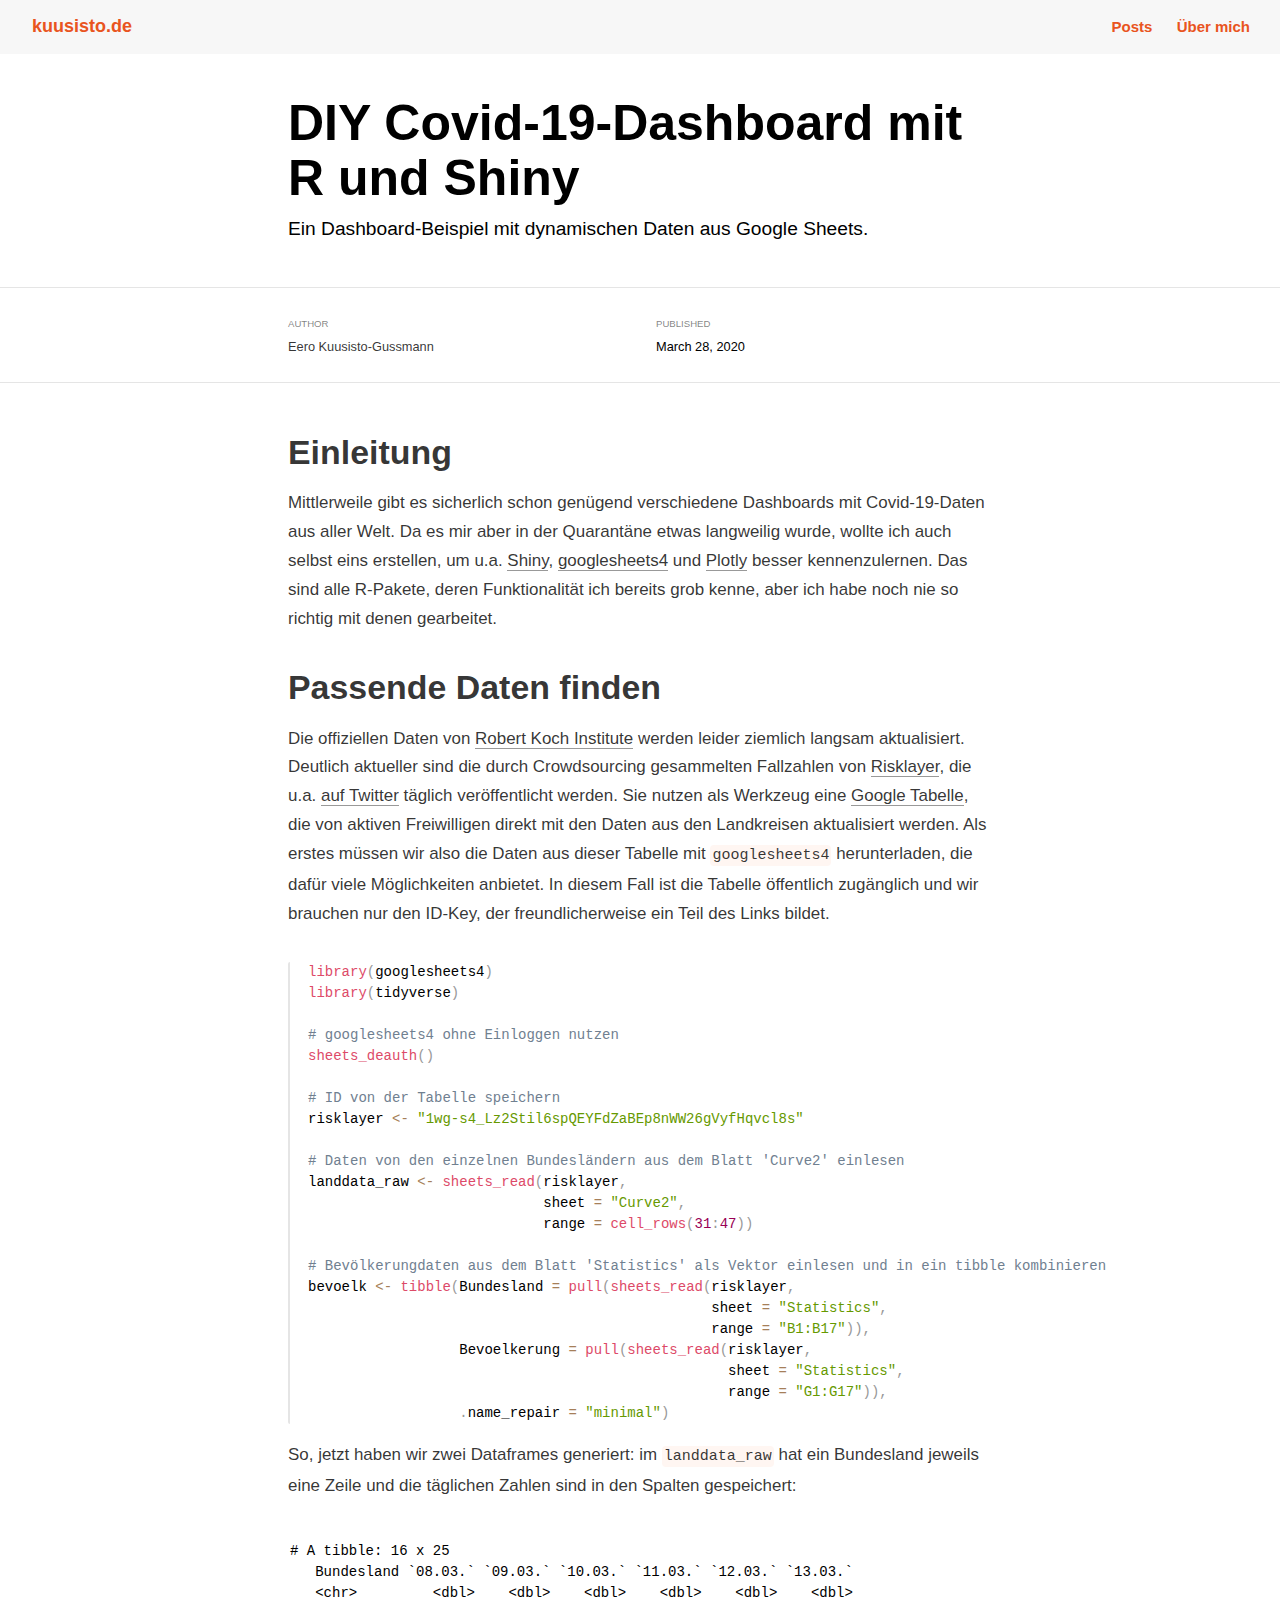
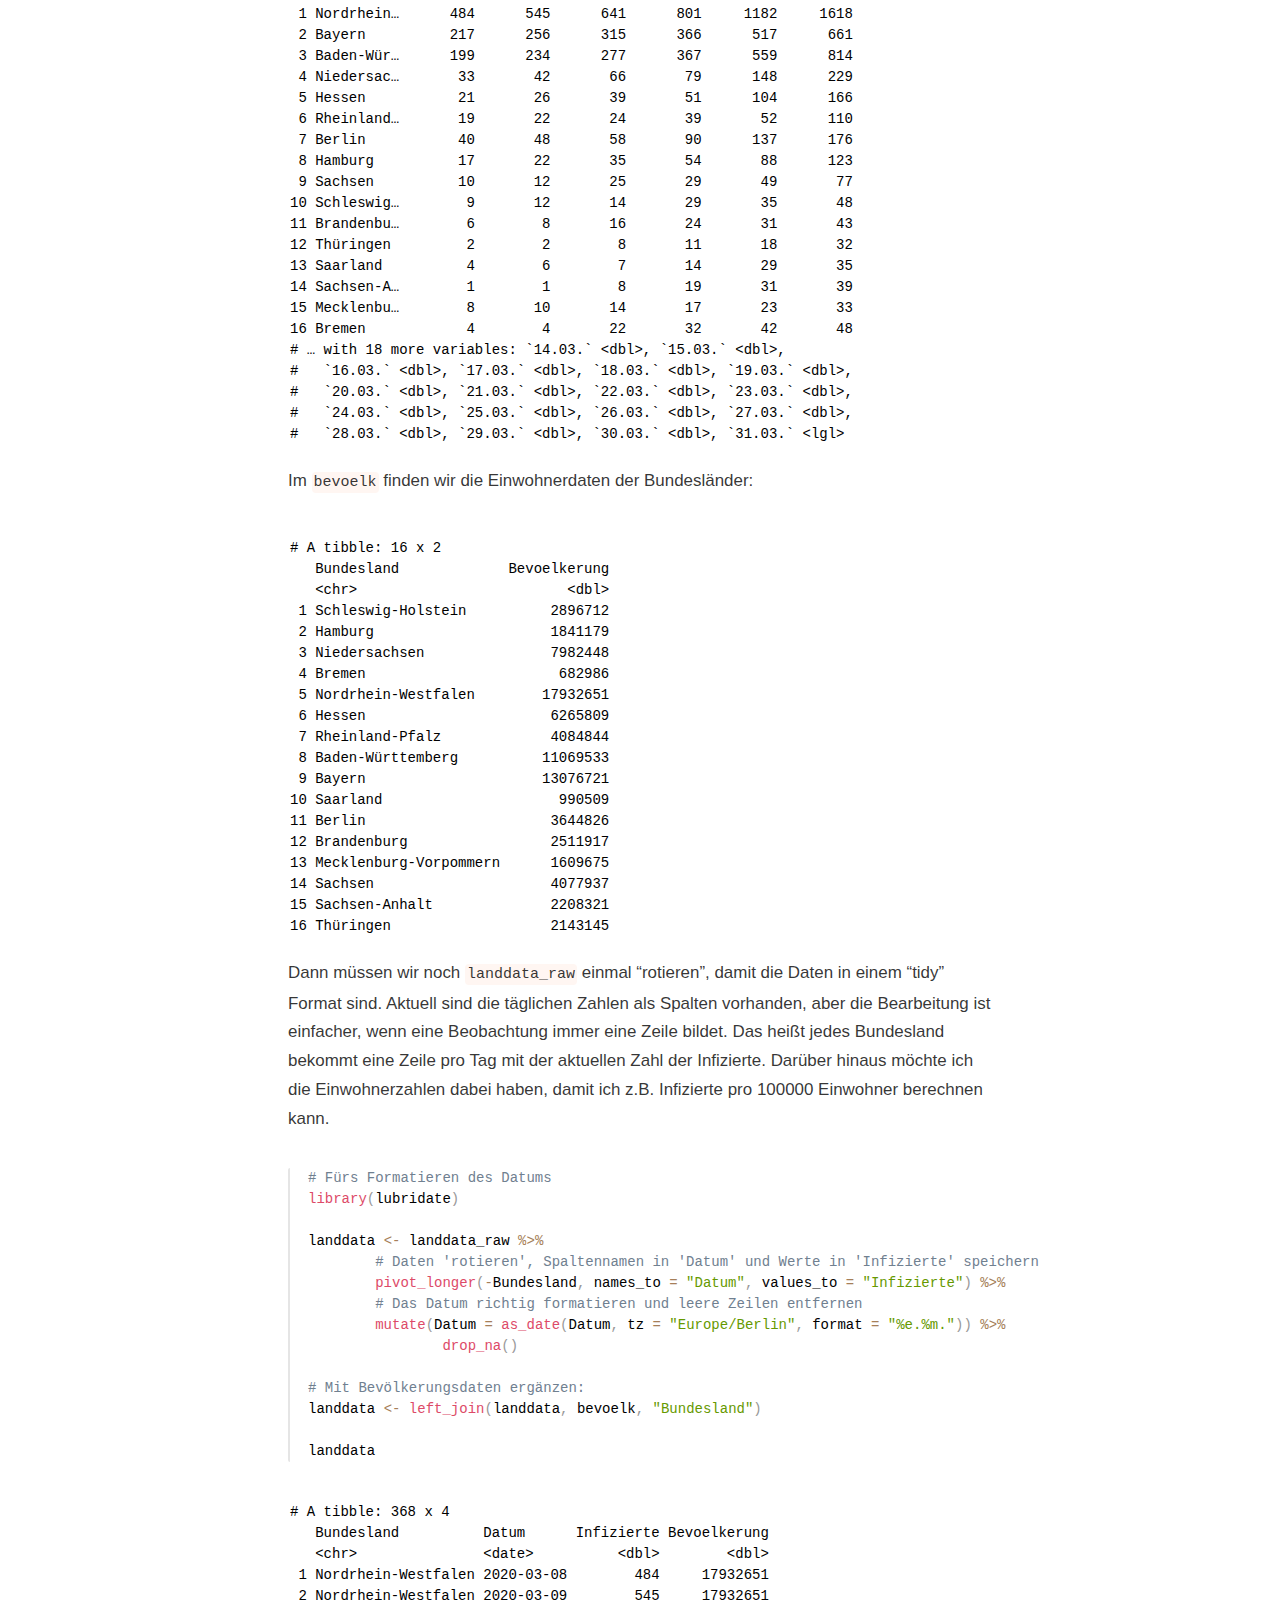
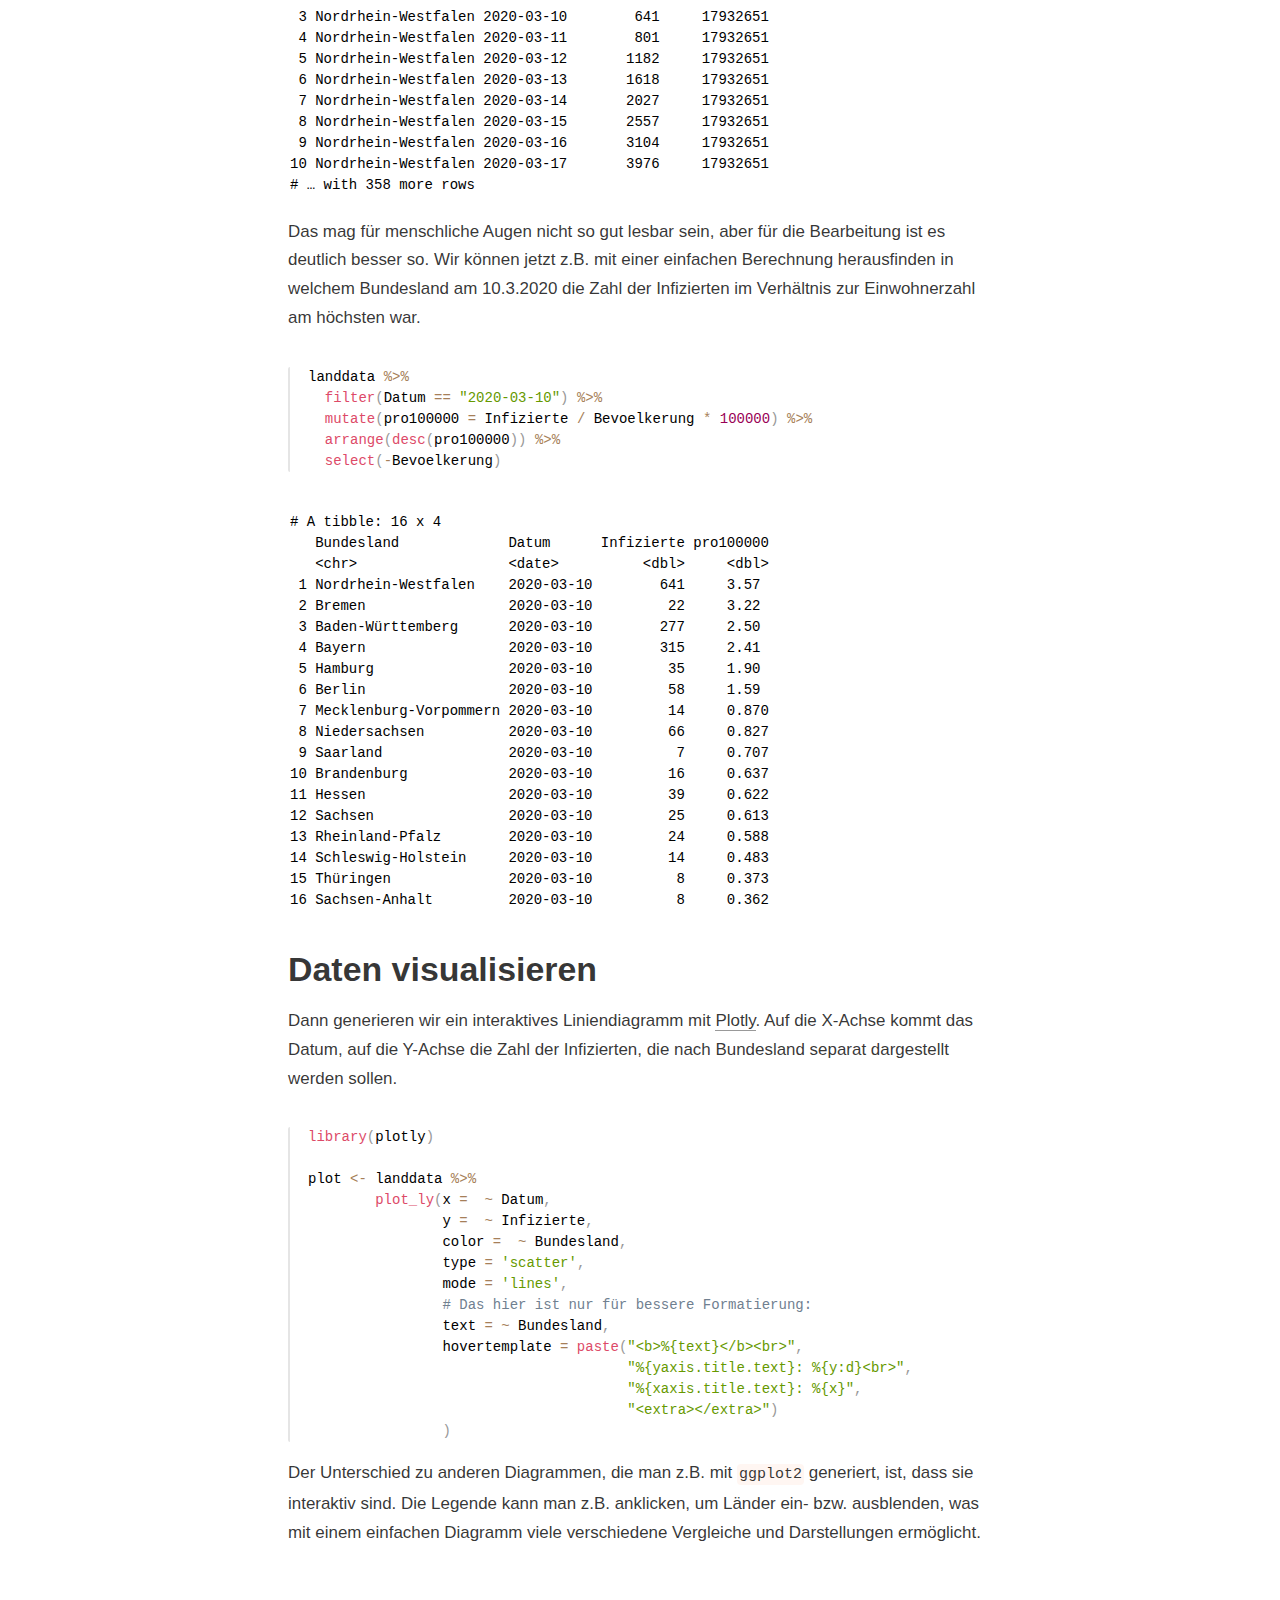
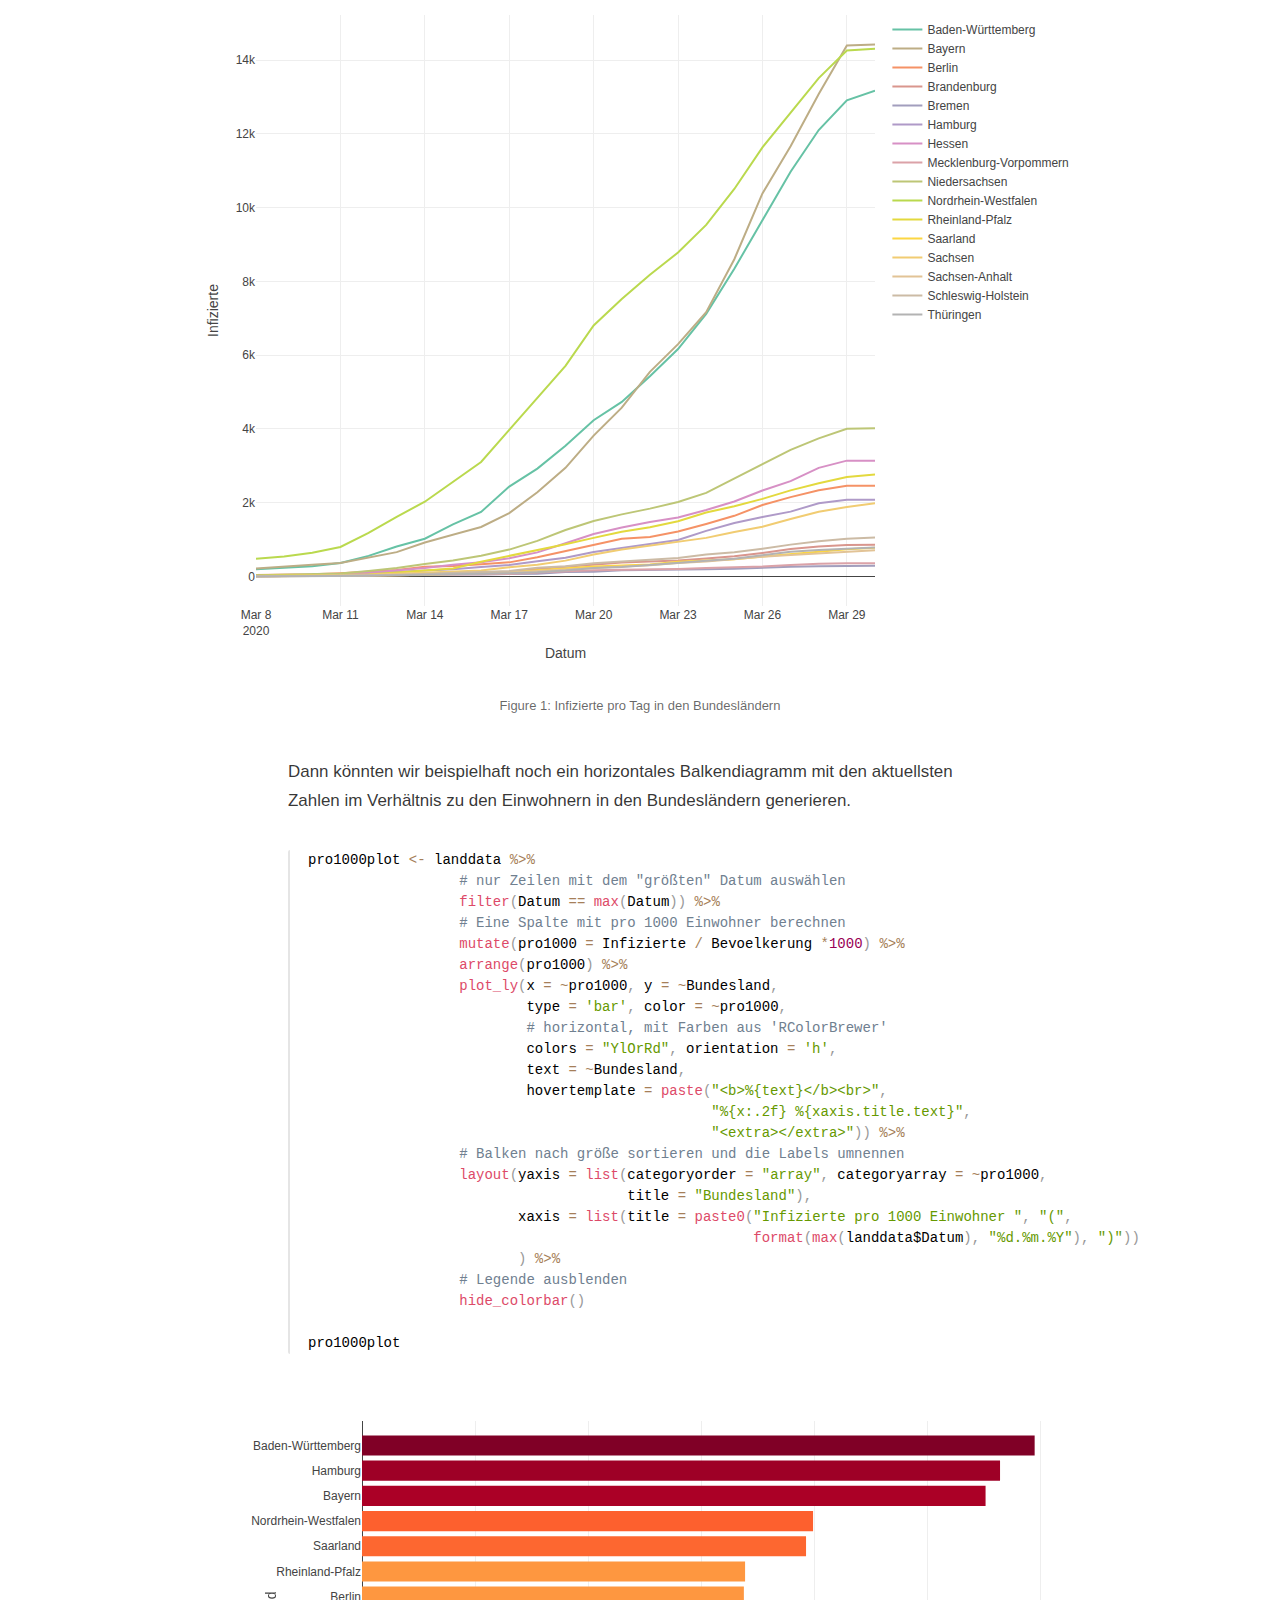
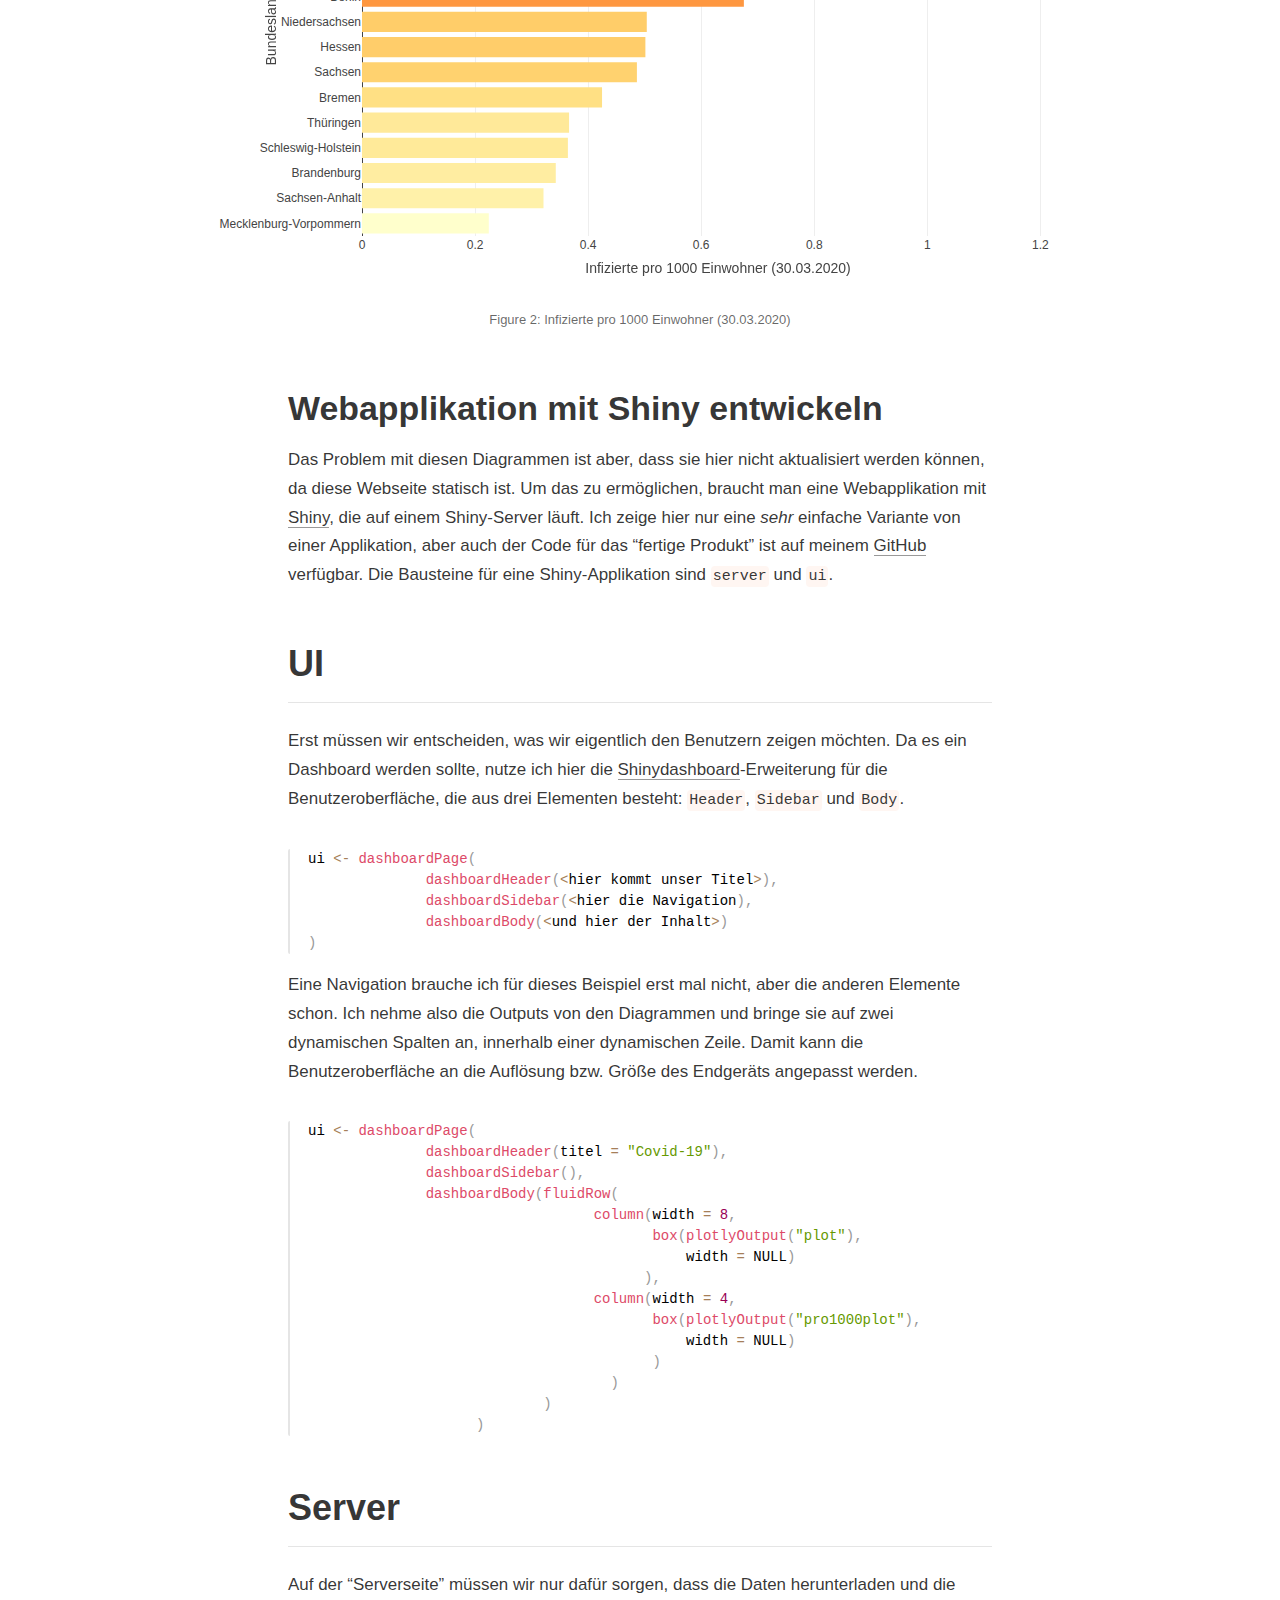
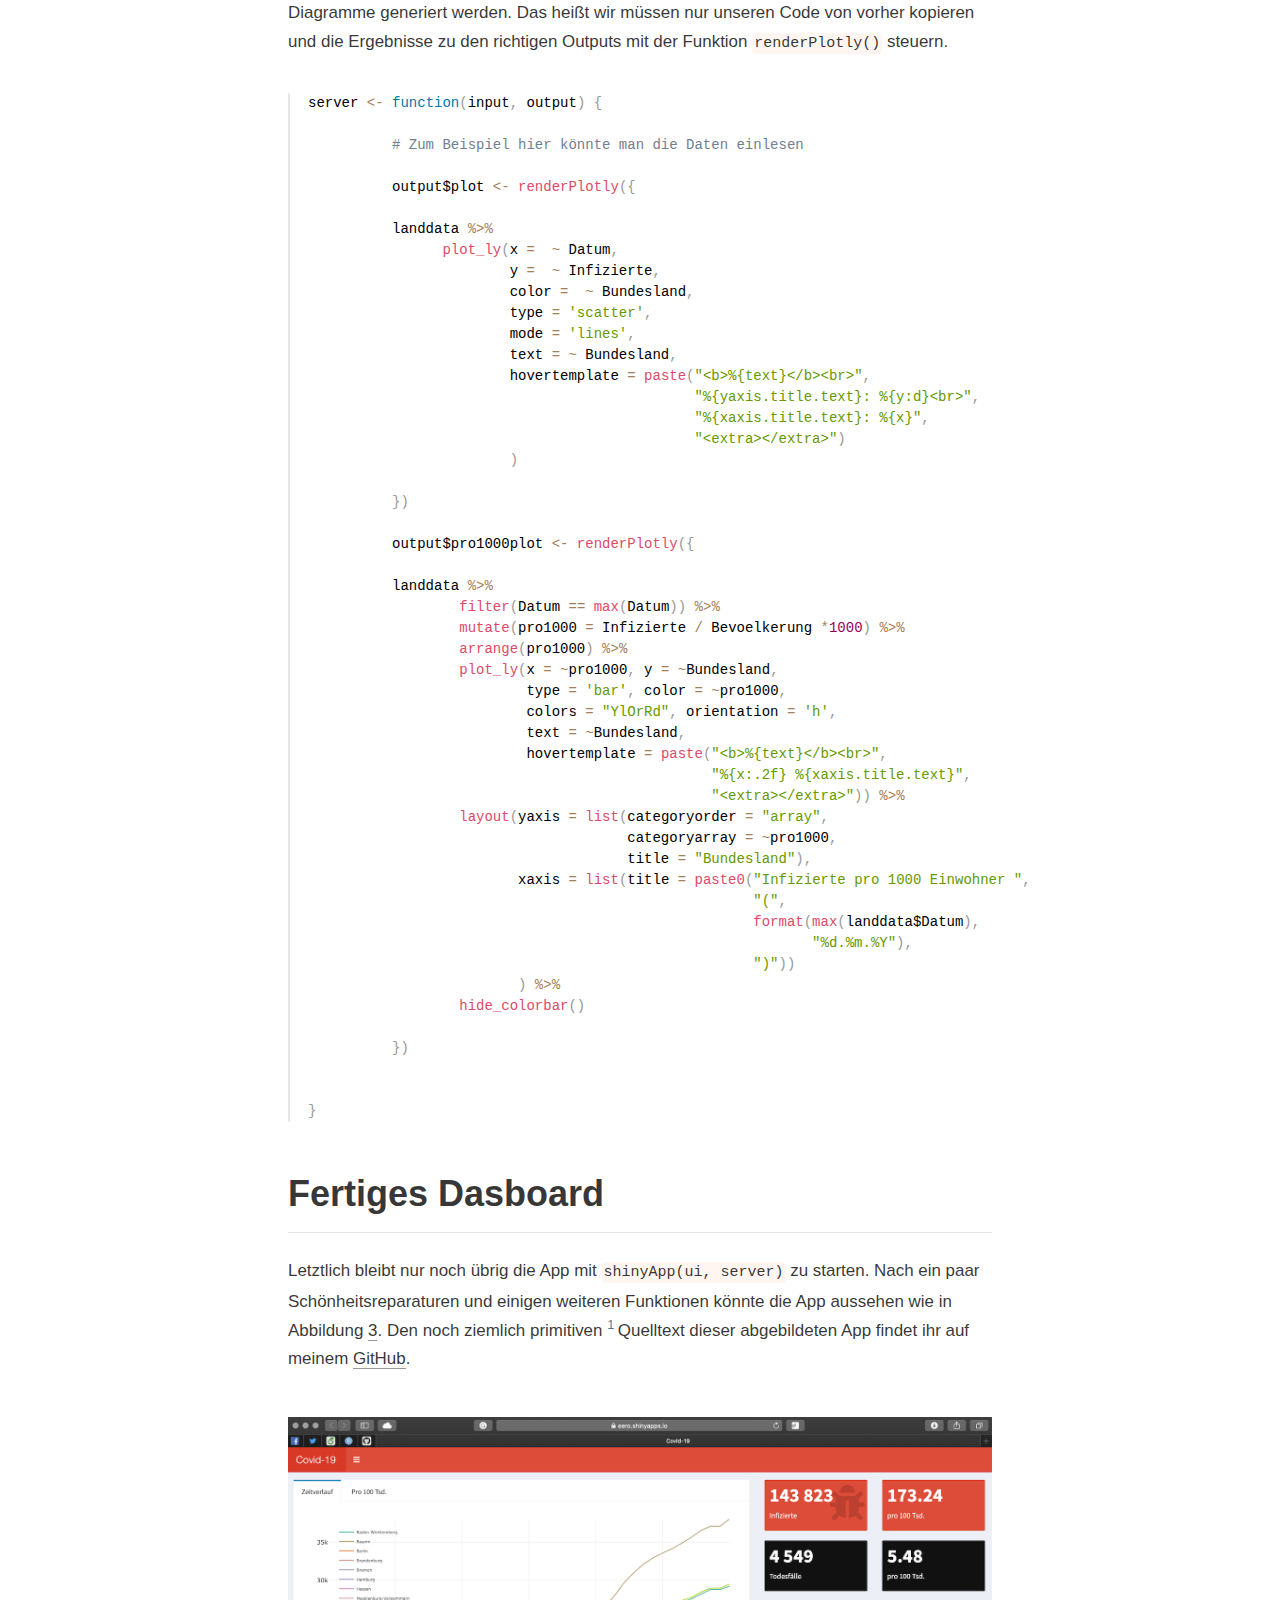
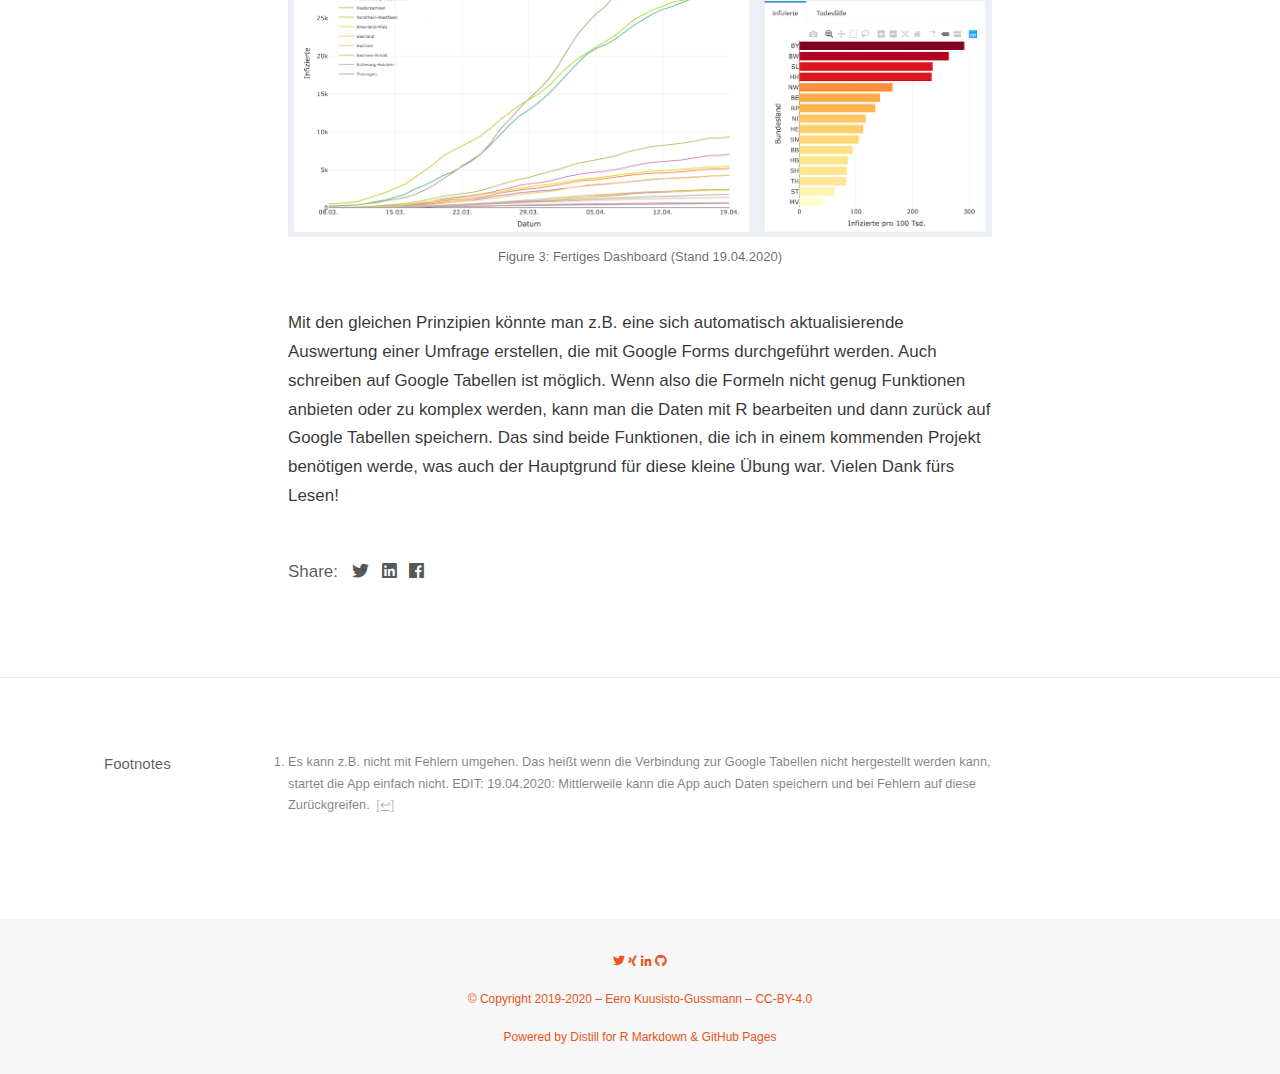
<file: posts/2020-03-30-diy-covid-19-dashboard/index.html>
<!DOCTYPE html>

<html xmlns="http://www.w3.org/1999/xhtml" lang="" xml:lang="">

<head>
  <meta charset="utf-8"/>
  <meta name="viewport" content="width=device-width, initial-scale=1"/>
  <meta http-equiv="X-UA-Compatible" content="IE=Edge,chrome=1"/>
  <meta name="generator" content="distill" />

  <style type="text/css">
  /* Hide doc at startup (prevent jankiness while JS renders/transforms) */
  body {
    visibility: hidden;
  }
  </style>

 <!--radix_placeholder_import_source-->
 <!--/radix_placeholder_import_source-->

  <!--radix_placeholder_meta_tags-->
<title>kuusisto.de: DIY Covid-19-Dashboard mit R und Shiny</title>

<meta property="description" itemprop="description" content="Ein Dashboard-Beispiel mit dynamischen Daten aus Google Sheets."/>

<link rel="canonical" href="https://blog.kuusisto.de/posts/2020-03-30-diy-covid-19-dashboard/"/>

<!--  https://schema.org/Article -->
<meta property="article:published" itemprop="datePublished" content="2020-03-29"/>
<meta property="article:created" itemprop="dateCreated" content="2020-03-29"/>
<meta name="article:author" content="Eero Kuusisto-Gussmann"/>

<!--  https://developers.facebook.com/docs/sharing/webmasters#markup -->
<meta property="og:title" content="kuusisto.de: DIY Covid-19-Dashboard mit R und Shiny"/>
<meta property="og:type" content="article"/>
<meta property="og:description" content="Ein Dashboard-Beispiel mit dynamischen Daten aus Google Sheets."/>
<meta property="og:url" content="https://blog.kuusisto.de/posts/2020-03-30-diy-covid-19-dashboard/"/>
<meta property="og:image" content="https://blog.kuusisto.de/posts/2020-03-30-diy-covid-19-dashboard/preview.png"/>
<meta property="og:image:width" content="1494"/>
<meta property="og:image:height" content="893"/>
<meta property="og:locale" content="en_US"/>
<meta property="og:site_name" content="kuusisto.de"/>

<!--  https://dev.twitter.com/cards/types/summary -->
<meta property="twitter:card" content="summary_large_image"/>
<meta property="twitter:title" content="kuusisto.de: DIY Covid-19-Dashboard mit R und Shiny"/>
<meta property="twitter:description" content="Ein Dashboard-Beispiel mit dynamischen Daten aus Google Sheets."/>
<meta property="twitter:url" content="https://blog.kuusisto.de/posts/2020-03-30-diy-covid-19-dashboard/"/>
<meta property="twitter:image" content="https://blog.kuusisto.de/posts/2020-03-30-diy-covid-19-dashboard/preview.png"/>
<meta property="twitter:image:width" content="1494"/>
<meta property="twitter:image:height" content="893"/>
<meta property="twitter:site" content="@eerok"/>

<!--/radix_placeholder_meta_tags-->
  <!--radix_placeholder_rmarkdown_metadata-->

<script type="text/json" id="radix-rmarkdown-metadata">
{"type":"list","attributes":{"names":{"type":"character","attributes":{},"value":["title","description","author","date","output","preview","categories","canonical_url"]}},"value":[{"type":"character","attributes":{},"value":["DIY Covid-19-Dashboard mit R und Shiny"]},{"type":"character","attributes":{},"value":["Ein Dashboard-Beispiel mit dynamischen Daten aus Google Sheets."]},{"type":"list","attributes":{},"value":[{"type":"list","attributes":{"names":{"type":"character","attributes":{},"value":["name","url"]}},"value":[{"type":"character","attributes":{},"value":["Eero Kuusisto-Gussmann"]},{"type":"list","attributes":{"names":{"type":"character","attributes":{},"value":[]}},"value":[]}]}]},{"type":"character","attributes":{},"value":["03-29-2020"]},{"type":"list","attributes":{"names":{"type":"character","attributes":{},"value":["distill::distill_article"]}},"value":[{"type":"list","attributes":{"names":{"type":"character","attributes":{},"value":["self_contained"]}},"value":[{"type":"logical","attributes":{},"value":[false]}]}]},{"type":"character","attributes":{},"value":["preview.png"]},{"type":"character","attributes":{},"value":["R","Datenvisualisierung","Shiny","German"]},{"type":"character","attributes":{},"value":["https://blog.kuusisto.de/posts/2020-03-30-diy-covid-19-dashboard/"]}]}
</script>
<!--/radix_placeholder_rmarkdown_metadata-->
  
  <script type="text/json" id="radix-resource-manifest">
  {"type":"character","attributes":{},"value":["diy-covid-19-dashboard_files/bowser-1.9.3/bowser.min.js","diy-covid-19-dashboard_files/crosstalk-1.0.0/css/crosstalk.css","diy-covid-19-dashboard_files/crosstalk-1.0.0/js/crosstalk.js","diy-covid-19-dashboard_files/crosstalk-1.0.0/js/crosstalk.js.map","diy-covid-19-dashboard_files/crosstalk-1.0.0/js/crosstalk.min.js","diy-covid-19-dashboard_files/crosstalk-1.0.0/js/crosstalk.min.js.map","diy-covid-19-dashboard_files/distill-2.2.21/template.v2.js","diy-covid-19-dashboard_files/htmlwidgets-1.5.1/htmlwidgets.js","diy-covid-19-dashboard_files/jquery-1.11.3/jquery-AUTHORS.txt","diy-covid-19-dashboard_files/jquery-1.11.3/jquery.js","diy-covid-19-dashboard_files/jquery-1.11.3/jquery.min.js","diy-covid-19-dashboard_files/jquery-1.11.3/jquery.min.map","diy-covid-19-dashboard_files/plotly-binding-4.9.2.1/plotly.js","diy-covid-19-dashboard_files/plotly-binding-4.9.2/plotly.js","diy-covid-19-dashboard_files/plotly-htmlwidgets-css-1.52.2/plotly-htmlwidgets.css","diy-covid-19-dashboard_files/plotly-main-1.52.2/plotly-latest.min.js","diy-covid-19-dashboard_files/typedarray-0.1/typedarray.min.js","diy-covid-19-dashboard_files/webcomponents-2.0.0/webcomponents.js","preview.png"]}
  </script>
  <!--radix_placeholder_navigation_in_header-->

<script type="application/javascript">

  window.headroom_prevent_pin = false;

  window.document.addEventListener("DOMContentLoaded", function (event) {

    // initialize headroom for banner
    var header = $('header').get(0);
    var headerHeight = header.offsetHeight;
    var headroom = new Headroom(header, {
      onPin : function() {
        if (window.headroom_prevent_pin) {
          window.headroom_prevent_pin = false;
          headroom.unpin();
        }
      }
    });
    headroom.init();
    if(window.location.hash)
      headroom.unpin();
    $(header).addClass('headroom--transition');

    // offset scroll location for banner on hash change
    // (see: https://github.com/WickyNilliams/headroom.js/issues/38)
    window.addEventListener("hashchange", function(event) {
      window.scrollTo(0, window.pageYOffset - (headerHeight + 25));
    });

    // responsive menu
    $('.distill-site-header').each(function(i, val) {
      var topnav = $(this);
      var toggle = topnav.find('.nav-toggle');
      toggle.on('click', function() {
        topnav.toggleClass('responsive');
      });
    });

    // nav dropdowns
    $('.nav-dropbtn').click(function(e) {
      $(this).next('.nav-dropdown-content').toggleClass('nav-dropdown-active');
      $(this).parent().siblings('.nav-dropdown')
         .children('.nav-dropdown-content').removeClass('nav-dropdown-active');
    });
    $("body").click(function(e){
      $('.nav-dropdown-content').removeClass('nav-dropdown-active');
    });
    $(".nav-dropdown").click(function(e){
      e.stopPropagation();
    });
  });
</script>

<style type="text/css">

/* Theme (user-documented overrideables for nav appearance) */

.distill-site-nav {
  color: rgba(255, 255, 255, 0.8);
  background-color: #455a64;
  font-size: 15px;
  font-weight: 300;
}

.distill-site-nav a {
  color: inherit;
  text-decoration: none;
}

.distill-site-nav a:hover {
  color: white;
}

@media print {
  .distill-site-nav {
    display: none;
  }
}

.distill-site-header {

}

.distill-site-footer {

}


/* Site Header */

.distill-site-header {
  width: 100%;
  box-sizing: border-box;
  z-index: 3;
}

.distill-site-header .nav-left {
  display: inline-block;
  margin-left: 8px;
}

@media screen and (max-width: 768px) {
  .distill-site-header .nav-left {
    margin-left: 0;
  }
}


.distill-site-header .nav-right {
  float: right;
  margin-right: 8px;
}

.distill-site-header a,
.distill-site-header .title {
  display: inline-block;
  text-align: center;
  padding: 14px 10px 14px 10px;
}

.distill-site-header .title {
  font-size: 18px;
}

.distill-site-header .logo {
  padding: 0;
}

.distill-site-header .logo img {
  display: none;
  max-height: 20px;
  width: auto;
  margin-bottom: -4px;
}

.distill-site-header .nav-image img {
  max-height: 18px;
  width: auto;
  display: inline-block;
  margin-bottom: -3px;
}



@media screen and (min-width: 1000px) {
  .distill-site-header .logo img {
    display: inline-block;
  }
  .distill-site-header .nav-left {
    margin-left: 20px;
  }
  .distill-site-header .nav-right {
    margin-right: 20px;
  }
  .distill-site-header .title {
    padding-left: 12px;
  }
}


.distill-site-header .nav-toggle {
  display: none;
}

.nav-dropdown {
  display: inline-block;
  position: relative;
}

.nav-dropdown .nav-dropbtn {
  border: none;
  outline: none;
  color: rgba(255, 255, 255, 0.8);
  padding: 16px 10px;
  background-color: transparent;
  font-family: inherit;
  font-size: inherit;
  font-weight: inherit;
  margin: 0;
  margin-top: 1px;
  z-index: 2;
}

.nav-dropdown-content {
  display: none;
  position: absolute;
  background-color: white;
  min-width: 200px;
  border: 1px solid rgba(0,0,0,0.15);
  border-radius: 4px;
  box-shadow: 0px 8px 16px 0px rgba(0,0,0,0.1);
  z-index: 1;
  margin-top: 2px;
  white-space: nowrap;
  padding-top: 4px;
  padding-bottom: 4px;
}

.nav-dropdown-content hr {
  margin-top: 4px;
  margin-bottom: 4px;
  border: none;
  border-bottom: 1px solid rgba(0, 0, 0, 0.1);
}

.nav-dropdown-active {
  display: block;
}

.nav-dropdown-content a, .nav-dropdown-content .nav-dropdown-header {
  color: black;
  padding: 6px 24px;
  text-decoration: none;
  display: block;
  text-align: left;
}

.nav-dropdown-content .nav-dropdown-header {
  display: block;
  padding: 5px 24px;
  padding-bottom: 0;
  text-transform: uppercase;
  font-size: 14px;
  color: #999999;
  white-space: nowrap;
}

.nav-dropdown:hover .nav-dropbtn {
  color: white;
}

.nav-dropdown-content a:hover {
  background-color: #ddd;
  color: black;
}

.nav-right .nav-dropdown-content {
  margin-left: -45%;
  right: 0;
}

@media screen and (max-width: 768px) {
  .distill-site-header a, .distill-site-header .nav-dropdown  {display: none;}
  .distill-site-header a.nav-toggle {
    float: right;
    display: block;
  }
  .distill-site-header .title {
    margin-left: 0;
  }
  .distill-site-header .nav-right {
    margin-right: 0;
  }
  .distill-site-header {
    overflow: hidden;
  }
  .nav-right .nav-dropdown-content {
    margin-left: 0;
  }
}


@media screen and (max-width: 768px) {
  .distill-site-header.responsive {position: relative;}
  .distill-site-header.responsive a.nav-toggle {
    position: absolute;
    right: 0;
    top: 0;
  }
  .distill-site-header.responsive a,
  .distill-site-header.responsive .nav-dropdown {
    display: block;
    text-align: left;
  }
  .distill-site-header.responsive .nav-left,
  .distill-site-header.responsive .nav-right {
    width: 100%;
  }
  .distill-site-header.responsive .nav-dropdown {float: none;}
  .distill-site-header.responsive .nav-dropdown-content {position: relative;}
  .distill-site-header.responsive .nav-dropdown .nav-dropbtn {
    display: block;
    width: 100%;
    text-align: left;
  }
}

/* Site Footer */

.distill-site-footer {
  width: 100%;
  overflow: hidden;
  box-sizing: border-box;
  z-index: 3;
  margin-top: 30px;
  padding-top: 30px;
  padding-bottom: 30px;
  text-align: center;
}

/* Headroom */

d-title {
  padding-top: 6rem;
}

@media print {
  d-title {
    padding-top: 4rem;
  }
}

.headroom {
  z-index: 1000;
  position: fixed;
  top: 0;
  left: 0;
  right: 0;
}

.headroom--transition {
  transition: all .4s ease-in-out;
}

.headroom--unpinned {
  top: -100px;
}

.headroom--pinned {
  top: 0;
}

</style>

<link href="../../site_libs/font-awesome-5.1.0/css/all.css" rel="stylesheet"/>
<link href="../../site_libs/font-awesome-5.1.0/css/v4-shims.css" rel="stylesheet"/>
<script src="../../site_libs/headroom-0.9.4/headroom.min.js"></script>
<!--/radix_placeholder_navigation_in_header-->
  <!--radix_placeholder_distill-->

<style type="text/css">

body {
  background-color: white;
}

.pandoc-table {
  width: 100%;
}

.pandoc-table>caption {
  margin-bottom: 10px;
}

.pandoc-table th:not([align]) {
  text-align: left;
}

.pagedtable-footer {
  font-size: 15px;
}

.html-widget {
  margin-bottom: 2.0em;
}

.l-screen-inset {
  padding-right: 16px;
}

.l-screen .caption {
  margin-left: 10px;
}

.shaded {
  background: rgb(247, 247, 247);
  padding-top: 20px;
  padding-bottom: 20px;
  border-top: 1px solid rgba(0, 0, 0, 0.1);
  border-bottom: 1px solid rgba(0, 0, 0, 0.1);
}

.shaded .html-widget {
  margin-bottom: 0;
  border: 1px solid rgba(0, 0, 0, 0.1);
}

.shaded .shaded-content {
  background: white;
}

.text-output {
  margin-top: 0;
  line-height: 1.5em;
}

.hidden {
  display: none !important;
}

d-article {
  padding-bottom: 30px;
}

d-appendix {
  padding-top: 30px;
}

d-article>p>img {
  width: 100%;
}

d-article iframe {
  border: 1px solid rgba(0, 0, 0, 0.1);
  margin-bottom: 2.0em;
  width: 100%;
}

figure img.external {
  background: white;
  border: 1px solid rgba(0, 0, 0, 0.1);
  box-shadow: 0 1px 8px rgba(0, 0, 0, 0.1);
  padding: 18px;
  box-sizing: border-box;
}

/* CSS for table of contents */

.d-toc {
  color: rgba(0,0,0,0.8);
  font-size: 0.8em;
  line-height: 1em;
}

.d-toc-header {
  font-size: 0.6rem;
  font-weight: 400;
  color: rgba(0, 0, 0, 0.5);
  text-transform: uppercase;
  margin-top: 0;
  margin-bottom: 1.3em;
}

.d-toc a {
  border-bottom: none;
}

.d-toc ul {
  padding-left: 0;
}

.d-toc li>ul {
  padding-top: 0.8em;
  padding-left: 16px;
  margin-bottom: 0.6em;
}

.d-toc ul,
.d-toc li {
  list-style-type: none;
}

.d-toc li {
  margin-bottom: 0.9em;
}

.d-toc-separator {
  margin-top: 20px;
  margin-bottom: 2em;
}

.d-article-with-toc {
  border-top: none;
  padding-top: 0;
}



/* Tweak code blocks (note that this CSS is repeated above in an injection
   into the d-code shadow dom) */

d-code {
  overflow-x: auto !important;
}

pre.d-code code.d-code {
  padding-left: 10px;
  font-size: 12px;
  border-left: 2px solid rgba(0,0,0,0.1);
}

pre.text-output {

  font-size: 12px;
  color: black;
  background: none;
  font-family: Consolas, Monaco, 'Andale Mono', 'Ubuntu Mono', monospace;
  text-align: left;
  white-space: pre;
  word-spacing: normal;
  word-break: normal;
  word-wrap: normal;
  line-height: 1.5;

  -moz-tab-size: 4;
  -o-tab-size: 4;
  tab-size: 4;

  -webkit-hyphens: none;
  -moz-hyphens: none;
  -ms-hyphens: none;
  hyphens: none;
}

@media(min-width: 768px) {

d-code {
  overflow-x: visible !important;
}

pre.d-code code.d-code  {
    padding-left: 18px;
    font-size: 14px;
}
pre.text-output {
  font-size: 14px;
}
}

/* Figure */

.figure {
  position: relative;
  margin-bottom: 2.5em;
  margin-top: 1.5em;
}

.figure img {
  width: 100%;
}

.figure .caption {
  color: rgba(0, 0, 0, 0.6);
  font-size: 12px;
  line-height: 1.5em;
}

.figure img.external {
  background: white;
  border: 1px solid rgba(0, 0, 0, 0.1);
  box-shadow: 0 1px 8px rgba(0, 0, 0, 0.1);
  padding: 18px;
  box-sizing: border-box;
}

.figure .caption a {
  color: rgba(0, 0, 0, 0.6);
}

.figure .caption b,
.figure .caption strong, {
  font-weight: 600;
  color: rgba(0, 0, 0, 1.0);
}



/* Tweak 1000px media break to show more text */

@media(min-width: 1000px) {
  .base-grid,
  distill-header,
  d-title,
  d-abstract,
  d-article,
  d-appendix,
  distill-appendix,
  d-byline,
  d-footnote-list,
  d-citation-list,
  distill-footer {
    grid-template-columns: [screen-start] 1fr [page-start kicker-start] 80px [middle-start] 50px [text-start kicker-end] 65px 65px 65px 65px 65px 65px 65px 65px [text-end gutter-start] 65px [middle-end] 65px [page-end gutter-end] 1fr [screen-end];
    grid-column-gap: 16px;
  }

  .grid {
    grid-column-gap: 16px;
  }

  d-article {
    font-size: 1.06rem;
    line-height: 1.7em;
  }
  figure .caption, .figure .caption, figure figcaption {
    font-size: 13px;
  }
}

@media(min-width: 1180px) {
  .base-grid,
  distill-header,
  d-title,
  d-abstract,
  d-article,
  d-appendix,
  distill-appendix,
  d-byline,
  d-footnote-list,
  d-citation-list,
  distill-footer {
    grid-template-columns: [screen-start] 1fr [page-start kicker-start] 60px [middle-start] 60px [text-start kicker-end] 60px 60px 60px 60px 60px 60px 60px 60px [text-end gutter-start] 60px [middle-end] 60px [page-end gutter-end] 1fr [screen-end];
    grid-column-gap: 32px;
  }

  .grid {
    grid-column-gap: 32px;
  }
}


/* Get the citation styles for the appendix (not auto-injected on render since
   we do our own rendering of the citation appendix) */

d-appendix .citation-appendix,
.d-appendix .citation-appendix {
  font-size: 11px;
  line-height: 15px;
  border-left: 1px solid rgba(0, 0, 0, 0.1);
  padding-left: 18px;
  border: 1px solid rgba(0,0,0,0.1);
  background: rgba(0, 0, 0, 0.02);
  padding: 10px 18px;
  border-radius: 3px;
  color: rgba(150, 150, 150, 1);
  overflow: hidden;
  margin-top: -12px;
  white-space: pre-wrap;
  word-wrap: break-word;
}


/* Social footer */

.social_footer {
  margin-top: 30px;
  margin-bottom: 0;
  color: rgba(0,0,0,0.67);
}

.disqus-comments {
  margin-right: 30px;
}

.disqus-comment-count {
  border-bottom: 1px solid rgba(0, 0, 0, 0.4);
  cursor: pointer;
}

#disqus_thread {
  margin-top: 30px;
}

.article-sharing a {
  border-bottom: none;
  margin-right: 8px;
}

.article-sharing a:hover {
  border-bottom: none;
}

.sidebar-section.subscribe {
  font-size: 12px;
  line-height: 1.6em;
}

.subscribe p {
  margin-bottom: 0.5em;
}


.article-footer .subscribe {
  font-size: 15px;
  margin-top: 45px;
}


/* Improve display for browsers without grid (IE/Edge <= 15) */

.downlevel {
  line-height: 1.6em;
  font-family: -apple-system, BlinkMacSystemFont, "Segoe UI", Roboto, Oxygen, Ubuntu, Cantarell, "Fira Sans", "Droid Sans", "Helvetica Neue", Arial, sans-serif;
  margin: 0;
}

.downlevel .d-title {
  padding-top: 6rem;
  padding-bottom: 1.5rem;
}

.downlevel .d-title h1 {
  font-size: 50px;
  font-weight: 700;
  line-height: 1.1em;
  margin: 0 0 0.5rem;
}

.downlevel .d-title p {
  font-weight: 300;
  font-size: 1.2rem;
  line-height: 1.55em;
  margin-top: 0;
}

.downlevel .d-byline {
  padding-top: 0.8em;
  padding-bottom: 0.8em;
  font-size: 0.8rem;
  line-height: 1.8em;
}

.downlevel .section-separator {
  border: none;
  border-top: 1px solid rgba(0, 0, 0, 0.1);
}

.downlevel .d-article {
  font-size: 1.06rem;
  line-height: 1.7em;
  padding-top: 1rem;
  padding-bottom: 2rem;
}


.downlevel .d-appendix {
  padding-left: 0;
  padding-right: 0;
  max-width: none;
  font-size: 0.8em;
  line-height: 1.7em;
  margin-bottom: 0;
  color: rgba(0,0,0,0.5);
  padding-top: 40px;
  padding-bottom: 48px;
}

.downlevel .footnotes ol {
  padding-left: 13px;
}

.downlevel .base-grid,
.downlevel .distill-header,
.downlevel .d-title,
.downlevel .d-abstract,
.downlevel .d-article,
.downlevel .d-appendix,
.downlevel .distill-appendix,
.downlevel .d-byline,
.downlevel .d-footnote-list,
.downlevel .d-citation-list,
.downlevel .distill-footer,
.downlevel .appendix-bottom,
.downlevel .posts-container {
  padding-left: 40px;
  padding-right: 40px;
}

@media(min-width: 768px) {
  .downlevel .base-grid,
  .downlevel .distill-header,
  .downlevel .d-title,
  .downlevel .d-abstract,
  .downlevel .d-article,
  .downlevel .d-appendix,
  .downlevel .distill-appendix,
  .downlevel .d-byline,
  .downlevel .d-footnote-list,
  .downlevel .d-citation-list,
  .downlevel .distill-footer,
  .downlevel .appendix-bottom,
  .downlevel .posts-container {
  padding-left: 150px;
  padding-right: 150px;
  max-width: 900px;
}
}

.downlevel pre code {
  display: block;
  border-left: 2px solid rgba(0, 0, 0, .1);
  padding: 0 0 0 20px;
  font-size: 14px;
}

.downlevel code, .downlevel pre {
  color: black;
  background: none;
  font-family: Consolas, Monaco, 'Andale Mono', 'Ubuntu Mono', monospace;
  text-align: left;
  white-space: pre;
  word-spacing: normal;
  word-break: normal;
  word-wrap: normal;
  line-height: 1.5;

  -moz-tab-size: 4;
  -o-tab-size: 4;
  tab-size: 4;

  -webkit-hyphens: none;
  -moz-hyphens: none;
  -ms-hyphens: none;
  hyphens: none;
}

</style>

<script type="application/javascript">

function is_downlevel_browser() {
  if (bowser.isUnsupportedBrowser({ msie: "12", msedge: "16"},
                                 window.navigator.userAgent)) {
    return true;
  } else {
    return window.load_distill_framework === undefined;
  }
}

// show body when load is complete
function on_load_complete() {

  // set body to visible
  document.body.style.visibility = 'visible';

  // force redraw for leaflet widgets
  if (window.HTMLWidgets) {
    var maps = window.HTMLWidgets.findAll(".leaflet");
    $.each(maps, function(i, el) {
      var map = this.getMap();
      map.invalidateSize();
      map.eachLayer(function(layer) {
        if (layer instanceof L.TileLayer)
          layer.redraw();
      });
    });
  }

  // trigger 'shown' so htmlwidgets resize
  $('d-article').trigger('shown');
}

function init_distill() {

  init_common();

  // create front matter
  var front_matter = $('<d-front-matter></d-front-matter>');
  $('#distill-front-matter').wrap(front_matter);

  // create d-title
  $('.d-title').changeElementType('d-title');

  // create d-byline
  var byline = $('<d-byline></d-byline>');
  $('.d-byline').replaceWith(byline);

  // create d-article
  var article = $('<d-article></d-article>');
  $('.d-article').wrap(article).children().unwrap();

  // move posts container into article
  $('.posts-container').appendTo($('d-article'));

  // create d-appendix
  $('.d-appendix').changeElementType('d-appendix');

  // create d-bibliography
  var bibliography = $('<d-bibliography></d-bibliography>');
  $('#distill-bibliography').wrap(bibliography);

  // flag indicating that we have appendix items
  var appendix = $('.appendix-bottom').children('h3').length > 0;

  // replace citations with <d-cite>
  $('.citation').each(function(i, val) {
    appendix = true;
    var cites = $(this).attr('data-cites').split(" ");
    var dt_cite = $('<d-cite></d-cite>');
    dt_cite.attr('key', cites.join());
    $(this).replaceWith(dt_cite);
  });
  // remove refs
  $('#refs').remove();

  // replace footnotes with <d-footnote>
  $('.footnote-ref').each(function(i, val) {
    appendix = true;
    var href = $(this).attr('href');
    var id = href.replace('#', '');
    var fn = $('#' + id);
    var fn_p = $('#' + id + '>p');
    fn_p.find('.footnote-back').remove();
    var text = fn_p.html();
    var dtfn = $('<d-footnote></d-footnote>');
    dtfn.html(text);
    $(this).replaceWith(dtfn);
  });
  // remove footnotes
  $('.footnotes').remove();

  $('h1.appendix, h2.appendix').each(function(i, val) {
    $(this).changeElementType('h3');
  });
  $('h3.appendix').each(function(i, val) {
    var id = $(this).attr('id');
    $('.d-toc a[href="#' + id + '"]').parent().remove();
    appendix = true;
    $(this).nextUntil($('h1, h2, h3')).addBack().appendTo($('d-appendix'));
  });

  // show d-appendix if we have appendix content
  $("d-appendix").css('display', appendix ? 'grid' : 'none');

  // replace code blocks with d-code
  $('pre>code').each(function(i, val) {
    var code = $(this);
    var pre = code.parent();
    var clz = "";
    var language = pre.attr('class');
    if (language) {
      // map unknown languages to "clike" (without this they just dissapear)
      if ($.inArray(language, ["bash", "clike", "css", "go", "html",
                               "javascript", "js", "julia", "lua", "markdown",
                               "markup", "mathml", "python", "svg", "xml"]) == -1)
        language = "clike";
      language = ' language="' + language + '"';
      var dt_code = $('<d-code block' + language + clz + '></d-code>');
      dt_code.text(code.text());
      pre.replaceWith(dt_code);
    } else {
      code.addClass('text-output').unwrap().changeElementType('pre');
    }
  });

  // localize layout chunks to just output
  $('.layout-chunk').each(function(i, val) {

    // capture layout
    var layout = $(this).attr('data-layout');

    // apply layout to markdown level block elements
    var elements = $(this).children().not('d-code, pre.text-output, script');
    elements.each(function(i, el) {
      var layout_div = $('<div class="' + layout + '"></div>');
      if (layout_div.hasClass('shaded')) {
        var shaded_content = $('<div class="shaded-content"></div>');
        $(this).wrap(shaded_content);
        $(this).parent().wrap(layout_div);
      } else {
        $(this).wrap(layout_div);
      }
    });


    // unwrap the layout-chunk div
    $(this).children().unwrap();
  });

  // load distill framework
  load_distill_framework();

  // wait for window.distillRunlevel == 4 to do post processing
  function distill_post_process() {

    if (!window.distillRunlevel || window.distillRunlevel < 4)
      return;

    // hide author/affiliations entirely if we have no authors
    var front_matter = JSON.parse($("#distill-front-matter").html());
    var have_authors = front_matter.authors && front_matter.authors.length > 0;
    if (!have_authors)
      $('d-byline').addClass('hidden');

    // table of contents
    if (have_authors) // adjust border if we are in authors
      $('.d-toc').parent().addClass('d-article-with-toc');

    // strip links that point to #
    $('.authors-affiliations').find('a[href="#"]').removeAttr('href');

    // hide elements of author/affiliations grid that have no value
    function hide_byline_column(caption) {
      $('d-byline').find('h3:contains("' + caption + '")').parent().css('visibility', 'hidden');
    }

    // affiliations
    var have_affiliations = false;
    for (var i = 0; i<front_matter.authors.length; ++i) {
      var author = front_matter.authors[i];
      if (author.affiliation !== "&nbsp;") {
        have_affiliations = true;
        break;
      }
    }
    if (!have_affiliations)
      $('d-byline').find('h3:contains("Affiliations")').css('visibility', 'hidden');

    // published date
    if (!front_matter.publishedDate)
      hide_byline_column("Published");

    // document object identifier
    var doi = $('d-byline').find('h3:contains("DOI")');
    var doi_p = doi.next().empty();
    if (!front_matter.doi) {
      // if we have a citation and valid citationText then link to that
      if ($('#citation').length > 0 && front_matter.citationText) {
        doi.html('Citation');
        $('<a href="#citation"></a>')
          .text(front_matter.citationText)
          .appendTo(doi_p);
      } else {
        hide_byline_column("DOI");
      }
    } else {
      $('<a></a>')
         .attr('href', "https://doi.org/" + front_matter.doi)
         .html(front_matter.doi)
         .appendTo(doi_p);
    }

     // change plural form of authors/affiliations
    if (front_matter.authors.length === 1) {
      var grid = $('.authors-affiliations');
      grid.children('h3:contains("Authors")').text('Author');
      grid.children('h3:contains("Affiliations")').text('Affiliation');
    }

    // inject pre code styles (can't do this with a global stylesheet b/c a shadow root is used)
    $('d-code').each(function(i, val) {
      var style = document.createElement('style');
      style.innerHTML = 'pre code { padding-left: 10px; font-size: 12px; border-left: 2px solid rgba(0,0,0,0.1); } ' +
                        '@media(min-width: 768px) { pre code { padding-left: 18px; font-size: 14px; } }';
      if (this.shadowRoot)
        this.shadowRoot.appendChild(style);
    });

    // move appendix-bottom entries to the bottom
    $('.appendix-bottom').appendTo('d-appendix').children().unwrap();
    $('.appendix-bottom').remove();

    // clear polling timer
    clearInterval(tid);

    // show body now that everything is ready
    on_load_complete();
  }

  var tid = setInterval(distill_post_process, 50);
  distill_post_process();

}

function init_downlevel() {

  init_common();

   // insert hr after d-title
  $('.d-title').after($('<hr class="section-separator"/>'));

  // check if we have authors
  var front_matter = JSON.parse($("#distill-front-matter").html());
  var have_authors = front_matter.authors && front_matter.authors.length > 0;

  // manage byline/border
  if (!have_authors)
    $('.d-byline').remove();
  $('.d-byline').after($('<hr class="section-separator"/>'));
  $('.d-byline a').remove();

  // remove toc
  $('.d-toc-header').remove();
  $('.d-toc').remove();
  $('.d-toc-separator').remove();

  // move appendix elements
  $('h1.appendix, h2.appendix').each(function(i, val) {
    $(this).changeElementType('h3');
  });
  $('h3.appendix').each(function(i, val) {
    $(this).nextUntil($('h1, h2, h3')).addBack().appendTo($('.d-appendix'));
  });


  // inject headers into references and footnotes
  var refs_header = $('<h3></h3>');
  refs_header.text('References');
  $('#refs').prepend(refs_header);

  var footnotes_header = $('<h3></h3');
  footnotes_header.text('Footnotes');
  $('.footnotes').children('hr').first().replaceWith(footnotes_header);

  // move appendix-bottom entries to the bottom
  $('.appendix-bottom').appendTo('.d-appendix').children().unwrap();
  $('.appendix-bottom').remove();

  // remove appendix if it's empty
  if ($('.d-appendix').children().length === 0)
    $('.d-appendix').remove();

  // prepend separator above appendix
  $('.d-appendix').before($('<hr class="section-separator" style="clear: both"/>'));

  // trim code
  $('pre>code').each(function(i, val) {
    $(this).html($.trim($(this).html()));
  });

  // move posts-container right before article
  $('.posts-container').insertBefore($('.d-article'));

  $('body').addClass('downlevel');

  on_load_complete();
}


function init_common() {

  // jquery plugin to change element types
  (function($) {
    $.fn.changeElementType = function(newType) {
      var attrs = {};

      $.each(this[0].attributes, function(idx, attr) {
        attrs[attr.nodeName] = attr.nodeValue;
      });

      this.replaceWith(function() {
        return $("<" + newType + "/>", attrs).append($(this).contents());
      });
    };
  })(jQuery);

  // prevent underline for linked images
  $('a > img').parent().css({'border-bottom' : 'none'});

  // mark non-body figures created by knitr chunks as 100% width
  $('.layout-chunk').each(function(i, val) {
    var figures = $(this).find('img, .html-widget');
    if ($(this).attr('data-layout') !== "l-body") {
      figures.css('width', '100%');
    } else {
      figures.css('max-width', '100%');
      figures.filter("[width]").each(function(i, val) {
        var fig = $(this);
        fig.css('width', fig.attr('width') + 'px');
      });

    }
  });

  // auto-append index.html to post-preview links in file: protocol
  // and in rstudio ide preview
  $('.post-preview').each(function(i, val) {
    if (window.location.protocol === "file:")
      $(this).attr('href', $(this).attr('href') + "index.html");
  });

  // get rid of index.html references in header
  if (window.location.protocol !== "file:") {
    $('.distill-site-header a[href]').each(function(i,val) {
      $(this).attr('href', $(this).attr('href').replace("index.html", "./"));
    });
  }

  // add class to pandoc style tables
  $('tr.header').parent('thead').parent('table').addClass('pandoc-table');
  $('.kable-table').children('table').addClass('pandoc-table');

  // add figcaption style to table captions
  $('caption').parent('table').addClass("figcaption");

  // initialize posts list
  if (window.init_posts_list)
    window.init_posts_list();

  // implmement disqus comment link
  $('.disqus-comment-count').click(function() {
    window.headroom_prevent_pin = true;
    $('#disqus_thread').toggleClass('hidden');
    if (!$('#disqus_thread').hasClass('hidden')) {
      var offset = $(this).offset();
      $(window).resize();
      $('html, body').animate({
        scrollTop: offset.top - 35
      });
    }
  });
}

document.addEventListener('DOMContentLoaded', function() {
  if (is_downlevel_browser())
    init_downlevel();
  else
    window.addEventListener('WebComponentsReady', init_distill);
});

</script>

<!--/radix_placeholder_distill-->
  <script src="../../site_libs/htmlwidgets-1.5.1/htmlwidgets.js"></script>
  <script src="../../site_libs/plotly-binding-4.9.2.1/plotly.js"></script>
  <script src="../../site_libs/typedarray-0.1/typedarray.min.js"></script>
  <script src="../../site_libs/jquery-1.11.3/jquery.min.js"></script>
  <link href="../../site_libs/crosstalk-1.0.0/css/crosstalk.css" rel="stylesheet" />
  <script src="../../site_libs/crosstalk-1.0.0/js/crosstalk.min.js"></script>
  <link href="../../site_libs/plotly-htmlwidgets-css-1.52.2/plotly-htmlwidgets.css" rel="stylesheet" />
  <script src="../../site_libs/plotly-main-1.52.2/plotly-latest.min.js"></script>
  <script src="../../site_libs/bowser-1.9.3/bowser.min.js"></script>
  <script src="../../site_libs/webcomponents-2.0.0/webcomponents.js"></script>
  <script src="../../site_libs/distill-2.2.21/template.v2.js"></script>
  <!--radix_placeholder_site_in_header-->
<script async src="https://www.googletagmanager.com/gtag/js?id=UA-148515502-1"></script>
<script>
window.dataLayer = window.dataLayer || [];
function gtag(){dataLayer.push(arguments);}
gtag('js', new Date());
gtag('config', 'UA-148515502-1');
</script>
<style type="text/css">
*{font-family: 'Fira Sans', sans-serif;}
.bold{font-weight:bold;}
.italic{font-style: italic;}
.oblique{font-style: oblique;}

code,
.code,
pre {
  font-family: "Lucida Sans Typewriter", "Lucida Console", monaco, "Bitstream Vera Sans Mono", monospace; 
  background: #fff6f2;
  font-size: 15px;
  padding: 0;
  padding: 2px;
  border-radius: 4px;
  }

.distill-site-nav {
  color: #E95420;
  background-color: #f7f7f7;
  font-size: 15px;
  font-weight: bold;
}

.distill-site-nav a {
  color: inherit;
  text-decoration: none;
}

.distill-site-nav a:hover {
  color: gray;
}

.distill-site-header {
}

.distill-site-footer {
  font-size: 12px;
  font-weight: 300;
}

@media print {
  .distill-site-nav {
    display: none;
  }
}
.icon-link {
  border: none;
}
</style>
<!--/radix_placeholder_site_in_header-->


</head>

<body>

<!--radix_placeholder_front_matter-->

<script id="distill-front-matter" type="text/json">
{"title":"DIY Covid-19-Dashboard mit R und Shiny","description":"Ein Dashboard-Beispiel mit dynamischen Daten aus Google Sheets.","authors":[{"author":"Eero Kuusisto-Gussmann","authorURL":{},"affiliation":"&nbsp;","affiliationURL":"#"}],"publishedDate":"2020-03-29T00:00:00.000+01:00","citationText":"Kuusisto-Gussmann, 2020"}
</script>

<!--/radix_placeholder_front_matter-->
<!--radix_placeholder_navigation_before_body-->
<header class="header header--fixed" role="banner">
<nav class="distill-site-nav distill-site-header">
<div class="nav-left">
<a href="../../index.html" class="title">kuusisto.de</a>
</div>
<div class="nav-right">
<a href="../../index.html">Posts</a>
<a href="../../about.html">Über mich</a>
<a href="javascript:void(0);" class="nav-toggle">&#9776;</a>
</div>
</nav>
</header>
<!--/radix_placeholder_navigation_before_body-->
<!--radix_placeholder_site_before_body-->
<!--/radix_placeholder_site_before_body-->

<div class="d-title">
<h1>DIY Covid-19-Dashboard mit R und Shiny</h1>
<p>Ein Dashboard-Beispiel mit dynamischen Daten aus Google Sheets.</p>
</div>

<div class="d-byline">
  Eero Kuusisto-Gussmann true 
  
<br/>03-29-2020
</div>

<div class="d-article">
<h1 id="einleitung">Einleitung</h1>
<p>Mittlerweile gibt es sicherlich schon genügend verschiedene Dashboards mit Covid-19-Daten aus aller Welt. Da es mir aber in der Quarantäne etwas langweilig wurde, wollte ich auch selbst eins erstellen, um u.a. <a href="https://shiny.rstudio.com">Shiny</a>, <a href="https://googlesheets4.tidyverse.org">googlesheets4</a> und <a href="https://plotly.com">Plotly</a> besser kennenzulernen. Das sind alle R-Pakete, deren Funktionalität ich bereits grob kenne, aber ich habe noch nie so richtig mit denen gearbeitet.</p>
<h1 id="passende-daten-finden">Passende Daten finden</h1>
<p>Die offiziellen Daten von <a href="https://www.rki.de">Robert Koch Institute</a> werden leider ziemlich langsam aktualisiert. Deutlich aktueller sind die durch Crowdsourcing gesammelten Fallzahlen von <a href="http://www.risklayer.com/de/">Risklayer</a>, die u.a. <a href="https://twitter.com/risklayer">auf Twitter</a> täglich veröffentlicht werden. Sie nutzen als Werkzeug eine <a href="https://docs.google.com/spreadsheets/u/1/d/1wg-s4_Lz2Stil6spQEYFdZaBEp8nWW26gVyfHqvcl8s/">Google Tabelle</a>, die von aktiven Freiwilligen direkt mit den Daten aus den Landkreisen aktualisiert werden. Als erstes müssen wir also die Daten aus dieser Tabelle mit <code>googlesheets4</code> herunterladen, die dafür viele Möglichkeiten anbietet. In diesem Fall ist die Tabelle öffentlich zugänglich und wir brauchen nur den ID-Key, der freundlicherweise ein Teil des Links bildet.</p>
<div class="layout-chunk" data-layout="l-body">
<pre class="r"><code>
library(googlesheets4)
library(tidyverse)

# googlesheets4 ohne Einloggen nutzen 
sheets_deauth()

# ID von der Tabelle speichern
risklayer &lt;- &quot;1wg-s4_Lz2Stil6spQEYFdZaBEp8nWW26gVyfHqvcl8s&quot;
    
# Daten von den einzelnen Bundesländern aus dem Blatt &#39;Curve2&#39; einlesen
landdata_raw &lt;- sheets_read(risklayer,
                            sheet = &quot;Curve2&quot;,
                            range = cell_rows(31:47))

# Bevölkerungdaten aus dem Blatt &#39;Statistics&#39; als Vektor einlesen und in ein tibble kombinieren
bevoelk &lt;- tibble(Bundesland = pull(sheets_read(risklayer,
                                                sheet = &quot;Statistics&quot;,
                                                range = &quot;B1:B17&quot;)),
                  Bevoelkerung = pull(sheets_read(risklayer,
                                                  sheet = &quot;Statistics&quot;,
                                                  range = &quot;G1:G17&quot;)),
                  .name_repair = &quot;minimal&quot;)</code></pre>
</div>
<p>So, jetzt haben wir zwei Dataframes generiert: im <code>landdata_raw</code> hat ein Bundesland jeweils eine Zeile und die täglichen Zahlen sind in den Spalten gespeichert:</p>
<div class="layout-chunk" data-layout="l-body">
<pre><code>
# A tibble: 16 x 25
   Bundesland `08.03.` `09.03.` `10.03.` `11.03.` `12.03.` `13.03.`
   &lt;chr&gt;         &lt;dbl&gt;    &lt;dbl&gt;    &lt;dbl&gt;    &lt;dbl&gt;    &lt;dbl&gt;    &lt;dbl&gt;
 1 Nordrhein…      484      545      641      801     1182     1618
 2 Bayern          217      256      315      366      517      661
 3 Baden-Wür…      199      234      277      367      559      814
 4 Niedersac…       33       42       66       79      148      229
 5 Hessen           21       26       39       51      104      166
 6 Rheinland…       19       22       24       39       52      110
 7 Berlin           40       48       58       90      137      176
 8 Hamburg          17       22       35       54       88      123
 9 Sachsen          10       12       25       29       49       77
10 Schleswig…        9       12       14       29       35       48
11 Brandenbu…        6        8       16       24       31       43
12 Thüringen         2        2        8       11       18       32
13 Saarland          4        6        7       14       29       35
14 Sachsen-A…        1        1        8       19       31       39
15 Mecklenbu…        8       10       14       17       23       33
16 Bremen            4        4       22       32       42       48
# … with 18 more variables: `14.03.` &lt;dbl&gt;, `15.03.` &lt;dbl&gt;,
#   `16.03.` &lt;dbl&gt;, `17.03.` &lt;dbl&gt;, `18.03.` &lt;dbl&gt;, `19.03.` &lt;dbl&gt;,
#   `20.03.` &lt;dbl&gt;, `21.03.` &lt;dbl&gt;, `22.03.` &lt;dbl&gt;, `23.03.` &lt;dbl&gt;,
#   `24.03.` &lt;dbl&gt;, `25.03.` &lt;dbl&gt;, `26.03.` &lt;dbl&gt;, `27.03.` &lt;dbl&gt;,
#   `28.03.` &lt;dbl&gt;, `29.03.` &lt;dbl&gt;, `30.03.` &lt;dbl&gt;, `31.03.` &lt;lgl&gt;</code></pre>
</div>
<p>Im <code>bevoelk</code> finden wir die Einwohnerdaten der Bundesländer:</p>
<div class="layout-chunk" data-layout="l-body">
<pre><code>
# A tibble: 16 x 2
   Bundesland             Bevoelkerung
   &lt;chr&gt;                         &lt;dbl&gt;
 1 Schleswig-Holstein          2896712
 2 Hamburg                     1841179
 3 Niedersachsen               7982448
 4 Bremen                       682986
 5 Nordrhein-Westfalen        17932651
 6 Hessen                      6265809
 7 Rheinland-Pfalz             4084844
 8 Baden-Württemberg          11069533
 9 Bayern                     13076721
10 Saarland                     990509
11 Berlin                      3644826
12 Brandenburg                 2511917
13 Mecklenburg-Vorpommern      1609675
14 Sachsen                     4077937
15 Sachsen-Anhalt              2208321
16 Thüringen                   2143145</code></pre>
</div>
<p>Dann müssen wir noch <code>landdata_raw</code> einmal “rotieren”, damit die Daten in einem “tidy” Format sind. Aktuell sind die täglichen Zahlen als Spalten vorhanden, aber die Bearbeitung ist einfacher, wenn eine Beobachtung immer eine Zeile bildet. Das heißt jedes Bundesland bekommt eine Zeile pro Tag mit der aktuellen Zahl der Infizierte. Darüber hinaus möchte ich die Einwohnerzahlen dabei haben, damit ich z.B. Infizierte pro 100000 Einwohner berechnen kann.</p>
<div class="layout-chunk" data-layout="l-body">
<pre class="r"><code>
# Fürs Formatieren des Datums
library(lubridate)

landdata &lt;- landdata_raw %&gt;%
        # Daten &#39;rotieren&#39;, Spaltennamen in &#39;Datum&#39; und Werte in &#39;Infizierte&#39; speichern
        pivot_longer(-Bundesland, names_to = &quot;Datum&quot;, values_to = &quot;Infizierte&quot;) %&gt;% 
        # Das Datum richtig formatieren und leere Zeilen entfernen
        mutate(Datum = as_date(Datum, tz = &quot;Europe/Berlin&quot;, format = &quot;%e.%m.&quot;)) %&gt;% 
                drop_na()

# Mit Bevölkerungsdaten ergänzen: 
landdata &lt;- left_join(landdata, bevoelk, &quot;Bundesland&quot;)

landdata</code></pre>
<pre><code>
# A tibble: 368 x 4
   Bundesland          Datum      Infizierte Bevoelkerung
   &lt;chr&gt;               &lt;date&gt;          &lt;dbl&gt;        &lt;dbl&gt;
 1 Nordrhein-Westfalen 2020-03-08        484     17932651
 2 Nordrhein-Westfalen 2020-03-09        545     17932651
 3 Nordrhein-Westfalen 2020-03-10        641     17932651
 4 Nordrhein-Westfalen 2020-03-11        801     17932651
 5 Nordrhein-Westfalen 2020-03-12       1182     17932651
 6 Nordrhein-Westfalen 2020-03-13       1618     17932651
 7 Nordrhein-Westfalen 2020-03-14       2027     17932651
 8 Nordrhein-Westfalen 2020-03-15       2557     17932651
 9 Nordrhein-Westfalen 2020-03-16       3104     17932651
10 Nordrhein-Westfalen 2020-03-17       3976     17932651
# … with 358 more rows</code></pre>
</div>
<p>Das mag für menschliche Augen nicht so gut lesbar sein, aber für die Bearbeitung ist es deutlich besser so. Wir können jetzt z.B. mit einer einfachen Berechnung herausfinden in welchem Bundesland am 10.3.2020 die Zahl der Infizierten im Verhältnis zur Einwohnerzahl am höchsten war.</p>
<div class="layout-chunk" data-layout="l-body">
<pre class="r"><code>
landdata %&gt;% 
  filter(Datum == &quot;2020-03-10&quot;) %&gt;% 
  mutate(pro100000 = Infizierte / Bevoelkerung * 100000) %&gt;% 
  arrange(desc(pro100000)) %&gt;% 
  select(-Bevoelkerung)</code></pre>
<pre><code>
# A tibble: 16 x 4
   Bundesland             Datum      Infizierte pro100000
   &lt;chr&gt;                  &lt;date&gt;          &lt;dbl&gt;     &lt;dbl&gt;
 1 Nordrhein-Westfalen    2020-03-10        641     3.57 
 2 Bremen                 2020-03-10         22     3.22 
 3 Baden-Württemberg      2020-03-10        277     2.50 
 4 Bayern                 2020-03-10        315     2.41 
 5 Hamburg                2020-03-10         35     1.90 
 6 Berlin                 2020-03-10         58     1.59 
 7 Mecklenburg-Vorpommern 2020-03-10         14     0.870
 8 Niedersachsen          2020-03-10         66     0.827
 9 Saarland               2020-03-10          7     0.707
10 Brandenburg            2020-03-10         16     0.637
11 Hessen                 2020-03-10         39     0.622
12 Sachsen                2020-03-10         25     0.613
13 Rheinland-Pfalz        2020-03-10         24     0.588
14 Schleswig-Holstein     2020-03-10         14     0.483
15 Thüringen              2020-03-10          8     0.373
16 Sachsen-Anhalt         2020-03-10          8     0.362</code></pre>
</div>
<h1 id="daten-visualisieren">Daten visualisieren</h1>
<p>Dann generieren wir ein interaktives Liniendiagramm mit <a href="https://plotly.com">Plotly</a>. Auf die X-Achse kommt das Datum, auf die Y-Achse die Zahl der Infizierten, die nach Bundesland separat dargestellt werden sollen.</p>
<div class="layout-chunk" data-layout="l-body">
<pre class="r"><code>
library(plotly)

plot &lt;- landdata %&gt;% 
        plot_ly(x =  ~ Datum,
                y =  ~ Infizierte,
                color =  ~ Bundesland,
                type = &#39;scatter&#39;,
                mode = &#39;lines&#39;,
                # Das hier ist nur für bessere Formatierung:
                text = ~ Bundesland,
                hovertemplate = paste(&quot;&lt;b&gt;%{text}&lt;/b&gt;&lt;br&gt;&quot;,
                                      &quot;%{yaxis.title.text}: %{y:d}&lt;br&gt;&quot;,
                                      &quot;%{xaxis.title.text}: %{x}&quot;,
                                      &quot;&lt;extra&gt;&lt;/extra&gt;&quot;)
                )</code></pre>
</div>
<p>Der Unterschied zu anderen Diagrammen, die man z.B. mit <code>ggplot2</code> generiert, ist, dass sie interaktiv sind. Die Legende kann man z.B. anklicken, um Länder ein- bzw. ausblenden, was mit einem einfachen Diagramm viele verschiedene Vergleiche und Darstellungen ermöglicht.</p>
<div class="layout-chunk" data-layout="l-body-outset">
<div class="figure" style="text-align: center"><span id="fig:unnamed-chunk-7"></span>
<div id="htmlwidget-8bc3058b5a33ee53cdfc" style="width:624px;height:672px;" class="plotly html-widget"></div>
<script type="application/json" data-for="htmlwidget-8bc3058b5a33ee53cdfc">{"x":{"visdat":{"2300614c7cba":["function () ","plotlyVisDat"]},"cur_data":"2300614c7cba","attrs":{"2300614c7cba":{"x":{},"y":{},"mode":"lines","text":{},"hovertemplate":"<b>%{text}<\/b><br> %{yaxis.title.text}: %{y:d}<br> %{xaxis.title.text}: %{x} <extra><\/extra>","color":{},"alpha_stroke":1,"sizes":[10,100],"spans":[1,20],"type":"scatter"}},"layout":{"margin":{"b":40,"l":60,"t":25,"r":10},"xaxis":{"domain":[0,1],"automargin":true,"title":"Datum"},"yaxis":{"domain":[0,1],"automargin":true,"title":"Infizierte"},"hovermode":"closest","showlegend":true},"source":"A","config":{"showSendToCloud":false},"data":[{"x":["2020-03-08","2020-03-09","2020-03-10","2020-03-11","2020-03-12","2020-03-13","2020-03-14","2020-03-15","2020-03-16","2020-03-17","2020-03-18","2020-03-19","2020-03-20","2020-03-21","2020-03-22","2020-03-23","2020-03-24","2020-03-25","2020-03-26","2020-03-27","2020-03-28","2020-03-29","2020-03-30"],"y":[199,234,277,367,559,814,1024,1415,1750,2437,2926,3546,4238,4735,5431,6166,7122,8345,9648,10976,12106,12913,13171],"mode":"lines","text":["Baden-Württemberg","Baden-Württemberg","Baden-Württemberg","Baden-Württemberg","Baden-Württemberg","Baden-Württemberg","Baden-Württemberg","Baden-Württemberg","Baden-Württemberg","Baden-Württemberg","Baden-Württemberg","Baden-Württemberg","Baden-Württemberg","Baden-Württemberg","Baden-Württemberg","Baden-Württemberg","Baden-Württemberg","Baden-Württemberg","Baden-Württemberg","Baden-Württemberg","Baden-Württemberg","Baden-Württemberg","Baden-Württemberg"],"hovertemplate":["<b>%{text}<\/b><br> %{yaxis.title.text}: %{y:d}<br> %{xaxis.title.text}: %{x} <extra><\/extra>","<b>%{text}<\/b><br> %{yaxis.title.text}: %{y:d}<br> %{xaxis.title.text}: %{x} <extra><\/extra>","<b>%{text}<\/b><br> %{yaxis.title.text}: %{y:d}<br> %{xaxis.title.text}: %{x} <extra><\/extra>","<b>%{text}<\/b><br> %{yaxis.title.text}: %{y:d}<br> %{xaxis.title.text}: %{x} <extra><\/extra>","<b>%{text}<\/b><br> %{yaxis.title.text}: %{y:d}<br> %{xaxis.title.text}: %{x} <extra><\/extra>","<b>%{text}<\/b><br> %{yaxis.title.text}: %{y:d}<br> %{xaxis.title.text}: %{x} <extra><\/extra>","<b>%{text}<\/b><br> %{yaxis.title.text}: %{y:d}<br> %{xaxis.title.text}: %{x} <extra><\/extra>","<b>%{text}<\/b><br> %{yaxis.title.text}: %{y:d}<br> %{xaxis.title.text}: %{x} <extra><\/extra>","<b>%{text}<\/b><br> %{yaxis.title.text}: %{y:d}<br> %{xaxis.title.text}: %{x} <extra><\/extra>","<b>%{text}<\/b><br> %{yaxis.title.text}: %{y:d}<br> %{xaxis.title.text}: %{x} <extra><\/extra>","<b>%{text}<\/b><br> %{yaxis.title.text}: %{y:d}<br> %{xaxis.title.text}: %{x} <extra><\/extra>","<b>%{text}<\/b><br> %{yaxis.title.text}: %{y:d}<br> %{xaxis.title.text}: %{x} <extra><\/extra>","<b>%{text}<\/b><br> %{yaxis.title.text}: %{y:d}<br> %{xaxis.title.text}: %{x} <extra><\/extra>","<b>%{text}<\/b><br> %{yaxis.title.text}: %{y:d}<br> %{xaxis.title.text}: %{x} <extra><\/extra>","<b>%{text}<\/b><br> %{yaxis.title.text}: %{y:d}<br> %{xaxis.title.text}: %{x} <extra><\/extra>","<b>%{text}<\/b><br> %{yaxis.title.text}: %{y:d}<br> %{xaxis.title.text}: %{x} <extra><\/extra>","<b>%{text}<\/b><br> %{yaxis.title.text}: %{y:d}<br> %{xaxis.title.text}: %{x} <extra><\/extra>","<b>%{text}<\/b><br> %{yaxis.title.text}: %{y:d}<br> %{xaxis.title.text}: %{x} <extra><\/extra>","<b>%{text}<\/b><br> %{yaxis.title.text}: %{y:d}<br> %{xaxis.title.text}: %{x} <extra><\/extra>","<b>%{text}<\/b><br> %{yaxis.title.text}: %{y:d}<br> %{xaxis.title.text}: %{x} <extra><\/extra>","<b>%{text}<\/b><br> %{yaxis.title.text}: %{y:d}<br> %{xaxis.title.text}: %{x} <extra><\/extra>","<b>%{text}<\/b><br> %{yaxis.title.text}: %{y:d}<br> %{xaxis.title.text}: %{x} <extra><\/extra>","<b>%{text}<\/b><br> %{yaxis.title.text}: %{y:d}<br> %{xaxis.title.text}: %{x} <extra><\/extra>"],"type":"scatter","name":"Baden-Württemberg","marker":{"color":"rgba(102,194,165,1)","line":{"color":"rgba(102,194,165,1)"}},"textfont":{"color":"rgba(102,194,165,1)"},"error_y":{"color":"rgba(102,194,165,1)"},"error_x":{"color":"rgba(102,194,165,1)"},"line":{"color":"rgba(102,194,165,1)"},"xaxis":"x","yaxis":"y","frame":null},{"x":["2020-03-08","2020-03-09","2020-03-10","2020-03-11","2020-03-12","2020-03-13","2020-03-14","2020-03-15","2020-03-16","2020-03-17","2020-03-18","2020-03-19","2020-03-20","2020-03-21","2020-03-22","2020-03-23","2020-03-24","2020-03-25","2020-03-26","2020-03-27","2020-03-28","2020-03-29","2020-03-30"],"y":[217,256,315,366,517,661,923,1127,1343,1718,2285,2946,3821,4578,5549,6301,7166,8602,10387,11666,13085,14399,14424],"mode":"lines","text":["Bayern","Bayern","Bayern","Bayern","Bayern","Bayern","Bayern","Bayern","Bayern","Bayern","Bayern","Bayern","Bayern","Bayern","Bayern","Bayern","Bayern","Bayern","Bayern","Bayern","Bayern","Bayern","Bayern"],"hovertemplate":["<b>%{text}<\/b><br> %{yaxis.title.text}: %{y:d}<br> %{xaxis.title.text}: %{x} <extra><\/extra>","<b>%{text}<\/b><br> %{yaxis.title.text}: %{y:d}<br> %{xaxis.title.text}: %{x} <extra><\/extra>","<b>%{text}<\/b><br> %{yaxis.title.text}: %{y:d}<br> %{xaxis.title.text}: %{x} <extra><\/extra>","<b>%{text}<\/b><br> %{yaxis.title.text}: %{y:d}<br> %{xaxis.title.text}: %{x} <extra><\/extra>","<b>%{text}<\/b><br> %{yaxis.title.text}: %{y:d}<br> %{xaxis.title.text}: %{x} <extra><\/extra>","<b>%{text}<\/b><br> %{yaxis.title.text}: %{y:d}<br> %{xaxis.title.text}: %{x} <extra><\/extra>","<b>%{text}<\/b><br> %{yaxis.title.text}: %{y:d}<br> %{xaxis.title.text}: %{x} <extra><\/extra>","<b>%{text}<\/b><br> %{yaxis.title.text}: %{y:d}<br> %{xaxis.title.text}: %{x} <extra><\/extra>","<b>%{text}<\/b><br> %{yaxis.title.text}: %{y:d}<br> %{xaxis.title.text}: %{x} <extra><\/extra>","<b>%{text}<\/b><br> %{yaxis.title.text}: %{y:d}<br> %{xaxis.title.text}: %{x} <extra><\/extra>","<b>%{text}<\/b><br> %{yaxis.title.text}: %{y:d}<br> %{xaxis.title.text}: %{x} <extra><\/extra>","<b>%{text}<\/b><br> %{yaxis.title.text}: %{y:d}<br> %{xaxis.title.text}: %{x} <extra><\/extra>","<b>%{text}<\/b><br> %{yaxis.title.text}: %{y:d}<br> %{xaxis.title.text}: %{x} <extra><\/extra>","<b>%{text}<\/b><br> %{yaxis.title.text}: %{y:d}<br> %{xaxis.title.text}: %{x} <extra><\/extra>","<b>%{text}<\/b><br> %{yaxis.title.text}: %{y:d}<br> %{xaxis.title.text}: %{x} <extra><\/extra>","<b>%{text}<\/b><br> %{yaxis.title.text}: %{y:d}<br> %{xaxis.title.text}: %{x} <extra><\/extra>","<b>%{text}<\/b><br> %{yaxis.title.text}: %{y:d}<br> %{xaxis.title.text}: %{x} <extra><\/extra>","<b>%{text}<\/b><br> %{yaxis.title.text}: %{y:d}<br> %{xaxis.title.text}: %{x} <extra><\/extra>","<b>%{text}<\/b><br> %{yaxis.title.text}: %{y:d}<br> %{xaxis.title.text}: %{x} <extra><\/extra>","<b>%{text}<\/b><br> %{yaxis.title.text}: %{y:d}<br> %{xaxis.title.text}: %{x} <extra><\/extra>","<b>%{text}<\/b><br> %{yaxis.title.text}: %{y:d}<br> %{xaxis.title.text}: %{x} <extra><\/extra>","<b>%{text}<\/b><br> %{yaxis.title.text}: %{y:d}<br> %{xaxis.title.text}: %{x} <extra><\/extra>","<b>%{text}<\/b><br> %{yaxis.title.text}: %{y:d}<br> %{xaxis.title.text}: %{x} <extra><\/extra>"],"type":"scatter","name":"Bayern","marker":{"color":"rgba(189,173,133,1)","line":{"color":"rgba(189,173,133,1)"}},"textfont":{"color":"rgba(189,173,133,1)"},"error_y":{"color":"rgba(189,173,133,1)"},"error_x":{"color":"rgba(189,173,133,1)"},"line":{"color":"rgba(189,173,133,1)"},"xaxis":"x","yaxis":"y","frame":null},{"x":["2020-03-08","2020-03-09","2020-03-10","2020-03-11","2020-03-12","2020-03-13","2020-03-14","2020-03-15","2020-03-16","2020-03-17","2020-03-18","2020-03-19","2020-03-20","2020-03-21","2020-03-22","2020-03-23","2020-03-24","2020-03-25","2020-03-26","2020-03-27","2020-03-28","2020-03-29","2020-03-30"],"y":[40,48,58,90,137,176,263,283,332,383,519,688,868,1025,1071,1219,1425,1645,1937,2152,2337,2462,2462],"mode":"lines","text":["Berlin","Berlin","Berlin","Berlin","Berlin","Berlin","Berlin","Berlin","Berlin","Berlin","Berlin","Berlin","Berlin","Berlin","Berlin","Berlin","Berlin","Berlin","Berlin","Berlin","Berlin","Berlin","Berlin"],"hovertemplate":["<b>%{text}<\/b><br> %{yaxis.title.text}: %{y:d}<br> %{xaxis.title.text}: %{x} <extra><\/extra>","<b>%{text}<\/b><br> %{yaxis.title.text}: %{y:d}<br> %{xaxis.title.text}: %{x} <extra><\/extra>","<b>%{text}<\/b><br> %{yaxis.title.text}: %{y:d}<br> %{xaxis.title.text}: %{x} <extra><\/extra>","<b>%{text}<\/b><br> %{yaxis.title.text}: %{y:d}<br> %{xaxis.title.text}: %{x} <extra><\/extra>","<b>%{text}<\/b><br> %{yaxis.title.text}: %{y:d}<br> %{xaxis.title.text}: %{x} <extra><\/extra>","<b>%{text}<\/b><br> %{yaxis.title.text}: %{y:d}<br> %{xaxis.title.text}: %{x} <extra><\/extra>","<b>%{text}<\/b><br> %{yaxis.title.text}: %{y:d}<br> %{xaxis.title.text}: %{x} <extra><\/extra>","<b>%{text}<\/b><br> %{yaxis.title.text}: %{y:d}<br> %{xaxis.title.text}: %{x} <extra><\/extra>","<b>%{text}<\/b><br> %{yaxis.title.text}: %{y:d}<br> %{xaxis.title.text}: %{x} <extra><\/extra>","<b>%{text}<\/b><br> %{yaxis.title.text}: %{y:d}<br> %{xaxis.title.text}: %{x} <extra><\/extra>","<b>%{text}<\/b><br> %{yaxis.title.text}: %{y:d}<br> %{xaxis.title.text}: %{x} <extra><\/extra>","<b>%{text}<\/b><br> %{yaxis.title.text}: %{y:d}<br> %{xaxis.title.text}: %{x} <extra><\/extra>","<b>%{text}<\/b><br> %{yaxis.title.text}: %{y:d}<br> %{xaxis.title.text}: %{x} <extra><\/extra>","<b>%{text}<\/b><br> %{yaxis.title.text}: %{y:d}<br> %{xaxis.title.text}: %{x} <extra><\/extra>","<b>%{text}<\/b><br> %{yaxis.title.text}: %{y:d}<br> %{xaxis.title.text}: %{x} <extra><\/extra>","<b>%{text}<\/b><br> %{yaxis.title.text}: %{y:d}<br> %{xaxis.title.text}: %{x} <extra><\/extra>","<b>%{text}<\/b><br> %{yaxis.title.text}: %{y:d}<br> %{xaxis.title.text}: %{x} <extra><\/extra>","<b>%{text}<\/b><br> %{yaxis.title.text}: %{y:d}<br> %{xaxis.title.text}: %{x} <extra><\/extra>","<b>%{text}<\/b><br> %{yaxis.title.text}: %{y:d}<br> %{xaxis.title.text}: %{x} <extra><\/extra>","<b>%{text}<\/b><br> %{yaxis.title.text}: %{y:d}<br> %{xaxis.title.text}: %{x} <extra><\/extra>","<b>%{text}<\/b><br> %{yaxis.title.text}: %{y:d}<br> %{xaxis.title.text}: %{x} <extra><\/extra>","<b>%{text}<\/b><br> %{yaxis.title.text}: %{y:d}<br> %{xaxis.title.text}: %{x} <extra><\/extra>","<b>%{text}<\/b><br> %{yaxis.title.text}: %{y:d}<br> %{xaxis.title.text}: %{x} <extra><\/extra>"],"type":"scatter","name":"Berlin","marker":{"color":"rgba(245,146,102,1)","line":{"color":"rgba(245,146,102,1)"}},"textfont":{"color":"rgba(245,146,102,1)"},"error_y":{"color":"rgba(245,146,102,1)"},"error_x":{"color":"rgba(245,146,102,1)"},"line":{"color":"rgba(245,146,102,1)"},"xaxis":"x","yaxis":"y","frame":null},{"x":["2020-03-08","2020-03-09","2020-03-10","2020-03-11","2020-03-12","2020-03-13","2020-03-14","2020-03-15","2020-03-16","2020-03-17","2020-03-18","2020-03-19","2020-03-20","2020-03-21","2020-03-22","2020-03-23","2020-03-24","2020-03-25","2020-03-26","2020-03-27","2020-03-28","2020-03-29","2020-03-30"],"y":[6,8,16,24,31,43,61,87,111,131,206,268,324,380,407,435,486,547,638,746,814,852,861],"mode":"lines","text":["Brandenburg","Brandenburg","Brandenburg","Brandenburg","Brandenburg","Brandenburg","Brandenburg","Brandenburg","Brandenburg","Brandenburg","Brandenburg","Brandenburg","Brandenburg","Brandenburg","Brandenburg","Brandenburg","Brandenburg","Brandenburg","Brandenburg","Brandenburg","Brandenburg","Brandenburg","Brandenburg"],"hovertemplate":["<b>%{text}<\/b><br> %{yaxis.title.text}: %{y:d}<br> %{xaxis.title.text}: %{x} <extra><\/extra>","<b>%{text}<\/b><br> %{yaxis.title.text}: %{y:d}<br> %{xaxis.title.text}: %{x} <extra><\/extra>","<b>%{text}<\/b><br> %{yaxis.title.text}: %{y:d}<br> %{xaxis.title.text}: %{x} <extra><\/extra>","<b>%{text}<\/b><br> %{yaxis.title.text}: %{y:d}<br> %{xaxis.title.text}: %{x} <extra><\/extra>","<b>%{text}<\/b><br> %{yaxis.title.text}: %{y:d}<br> %{xaxis.title.text}: %{x} <extra><\/extra>","<b>%{text}<\/b><br> %{yaxis.title.text}: %{y:d}<br> %{xaxis.title.text}: %{x} <extra><\/extra>","<b>%{text}<\/b><br> %{yaxis.title.text}: %{y:d}<br> %{xaxis.title.text}: %{x} <extra><\/extra>","<b>%{text}<\/b><br> %{yaxis.title.text}: %{y:d}<br> %{xaxis.title.text}: %{x} <extra><\/extra>","<b>%{text}<\/b><br> %{yaxis.title.text}: %{y:d}<br> %{xaxis.title.text}: %{x} <extra><\/extra>","<b>%{text}<\/b><br> %{yaxis.title.text}: %{y:d}<br> %{xaxis.title.text}: %{x} <extra><\/extra>","<b>%{text}<\/b><br> %{yaxis.title.text}: %{y:d}<br> %{xaxis.title.text}: %{x} <extra><\/extra>","<b>%{text}<\/b><br> %{yaxis.title.text}: %{y:d}<br> %{xaxis.title.text}: %{x} <extra><\/extra>","<b>%{text}<\/b><br> %{yaxis.title.text}: %{y:d}<br> %{xaxis.title.text}: %{x} <extra><\/extra>","<b>%{text}<\/b><br> %{yaxis.title.text}: %{y:d}<br> %{xaxis.title.text}: %{x} <extra><\/extra>","<b>%{text}<\/b><br> %{yaxis.title.text}: %{y:d}<br> %{xaxis.title.text}: %{x} <extra><\/extra>","<b>%{text}<\/b><br> %{yaxis.title.text}: %{y:d}<br> %{xaxis.title.text}: %{x} <extra><\/extra>","<b>%{text}<\/b><br> %{yaxis.title.text}: %{y:d}<br> %{xaxis.title.text}: %{x} <extra><\/extra>","<b>%{text}<\/b><br> %{yaxis.title.text}: %{y:d}<br> %{xaxis.title.text}: %{x} <extra><\/extra>","<b>%{text}<\/b><br> %{yaxis.title.text}: %{y:d}<br> %{xaxis.title.text}: %{x} <extra><\/extra>","<b>%{text}<\/b><br> %{yaxis.title.text}: %{y:d}<br> %{xaxis.title.text}: %{x} <extra><\/extra>","<b>%{text}<\/b><br> %{yaxis.title.text}: %{y:d}<br> %{xaxis.title.text}: %{x} <extra><\/extra>","<b>%{text}<\/b><br> %{yaxis.title.text}: %{y:d}<br> %{xaxis.title.text}: %{x} <extra><\/extra>","<b>%{text}<\/b><br> %{yaxis.title.text}: %{y:d}<br> %{xaxis.title.text}: %{x} <extra><\/extra>"],"type":"scatter","name":"Brandenburg","marker":{"color":"rgba(217,150,141,1)","line":{"color":"rgba(217,150,141,1)"}},"textfont":{"color":"rgba(217,150,141,1)"},"error_y":{"color":"rgba(217,150,141,1)"},"error_x":{"color":"rgba(217,150,141,1)"},"line":{"color":"rgba(217,150,141,1)"},"xaxis":"x","yaxis":"y","frame":null},{"x":["2020-03-08","2020-03-09","2020-03-10","2020-03-11","2020-03-12","2020-03-13","2020-03-14","2020-03-15","2020-03-16","2020-03-17","2020-03-18","2020-03-19","2020-03-20","2020-03-21","2020-03-22","2020-03-23","2020-03-24","2020-03-25","2020-03-26","2020-03-27","2020-03-28","2020-03-29","2020-03-30"],"y":[4,4,22,32,42,48,53,56,57,66,75,119,127,168,173,175,195,212,244,263,278,290,290],"mode":"lines","text":["Bremen","Bremen","Bremen","Bremen","Bremen","Bremen","Bremen","Bremen","Bremen","Bremen","Bremen","Bremen","Bremen","Bremen","Bremen","Bremen","Bremen","Bremen","Bremen","Bremen","Bremen","Bremen","Bremen"],"hovertemplate":["<b>%{text}<\/b><br> %{yaxis.title.text}: %{y:d}<br> %{xaxis.title.text}: %{x} <extra><\/extra>","<b>%{text}<\/b><br> %{yaxis.title.text}: %{y:d}<br> %{xaxis.title.text}: %{x} <extra><\/extra>","<b>%{text}<\/b><br> %{yaxis.title.text}: %{y:d}<br> %{xaxis.title.text}: %{x} <extra><\/extra>","<b>%{text}<\/b><br> %{yaxis.title.text}: %{y:d}<br> %{xaxis.title.text}: %{x} <extra><\/extra>","<b>%{text}<\/b><br> %{yaxis.title.text}: %{y:d}<br> %{xaxis.title.text}: %{x} <extra><\/extra>","<b>%{text}<\/b><br> %{yaxis.title.text}: %{y:d}<br> %{xaxis.title.text}: %{x} <extra><\/extra>","<b>%{text}<\/b><br> %{yaxis.title.text}: %{y:d}<br> %{xaxis.title.text}: %{x} <extra><\/extra>","<b>%{text}<\/b><br> %{yaxis.title.text}: %{y:d}<br> %{xaxis.title.text}: %{x} <extra><\/extra>","<b>%{text}<\/b><br> %{yaxis.title.text}: %{y:d}<br> %{xaxis.title.text}: %{x} <extra><\/extra>","<b>%{text}<\/b><br> %{yaxis.title.text}: %{y:d}<br> %{xaxis.title.text}: %{x} <extra><\/extra>","<b>%{text}<\/b><br> %{yaxis.title.text}: %{y:d}<br> %{xaxis.title.text}: %{x} <extra><\/extra>","<b>%{text}<\/b><br> %{yaxis.title.text}: %{y:d}<br> %{xaxis.title.text}: %{x} <extra><\/extra>","<b>%{text}<\/b><br> %{yaxis.title.text}: %{y:d}<br> %{xaxis.title.text}: %{x} <extra><\/extra>","<b>%{text}<\/b><br> %{yaxis.title.text}: %{y:d}<br> %{xaxis.title.text}: %{x} <extra><\/extra>","<b>%{text}<\/b><br> %{yaxis.title.text}: %{y:d}<br> %{xaxis.title.text}: %{x} <extra><\/extra>","<b>%{text}<\/b><br> %{yaxis.title.text}: %{y:d}<br> %{xaxis.title.text}: %{x} <extra><\/extra>","<b>%{text}<\/b><br> %{yaxis.title.text}: %{y:d}<br> %{xaxis.title.text}: %{x} <extra><\/extra>","<b>%{text}<\/b><br> %{yaxis.title.text}: %{y:d}<br> %{xaxis.title.text}: %{x} <extra><\/extra>","<b>%{text}<\/b><br> %{yaxis.title.text}: %{y:d}<br> %{xaxis.title.text}: %{x} <extra><\/extra>","<b>%{text}<\/b><br> %{yaxis.title.text}: %{y:d}<br> %{xaxis.title.text}: %{x} <extra><\/extra>","<b>%{text}<\/b><br> %{yaxis.title.text}: %{y:d}<br> %{xaxis.title.text}: %{x} <extra><\/extra>","<b>%{text}<\/b><br> %{yaxis.title.text}: %{y:d}<br> %{xaxis.title.text}: %{x} <extra><\/extra>","<b>%{text}<\/b><br> %{yaxis.title.text}: %{y:d}<br> %{xaxis.title.text}: %{x} <extra><\/extra>"],"type":"scatter","name":"Bremen","marker":{"color":"rgba(162,158,189,1)","line":{"color":"rgba(162,158,189,1)"}},"textfont":{"color":"rgba(162,158,189,1)"},"error_y":{"color":"rgba(162,158,189,1)"},"error_x":{"color":"rgba(162,158,189,1)"},"line":{"color":"rgba(162,158,189,1)"},"xaxis":"x","yaxis":"y","frame":null},{"x":["2020-03-08","2020-03-09","2020-03-10","2020-03-11","2020-03-12","2020-03-13","2020-03-14","2020-03-15","2020-03-16","2020-03-17","2020-03-18","2020-03-19","2020-03-20","2020-03-21","2020-03-22","2020-03-23","2020-03-24","2020-03-25","2020-03-26","2020-03-27","2020-03-28","2020-03-29","2020-03-30"],"y":[17,22,35,54,88,123,158,196,260,312,414,506,664,768,887,989,1237,1450,1614,1759,1985,2078,2078],"mode":"lines","text":["Hamburg","Hamburg","Hamburg","Hamburg","Hamburg","Hamburg","Hamburg","Hamburg","Hamburg","Hamburg","Hamburg","Hamburg","Hamburg","Hamburg","Hamburg","Hamburg","Hamburg","Hamburg","Hamburg","Hamburg","Hamburg","Hamburg","Hamburg"],"hovertemplate":["<b>%{text}<\/b><br> %{yaxis.title.text}: %{y:d}<br> %{xaxis.title.text}: %{x} <extra><\/extra>","<b>%{text}<\/b><br> %{yaxis.title.text}: %{y:d}<br> %{xaxis.title.text}: %{x} <extra><\/extra>","<b>%{text}<\/b><br> %{yaxis.title.text}: %{y:d}<br> %{xaxis.title.text}: %{x} <extra><\/extra>","<b>%{text}<\/b><br> %{yaxis.title.text}: %{y:d}<br> %{xaxis.title.text}: %{x} <extra><\/extra>","<b>%{text}<\/b><br> %{yaxis.title.text}: %{y:d}<br> %{xaxis.title.text}: %{x} <extra><\/extra>","<b>%{text}<\/b><br> %{yaxis.title.text}: %{y:d}<br> %{xaxis.title.text}: %{x} <extra><\/extra>","<b>%{text}<\/b><br> %{yaxis.title.text}: %{y:d}<br> %{xaxis.title.text}: %{x} <extra><\/extra>","<b>%{text}<\/b><br> %{yaxis.title.text}: %{y:d}<br> %{xaxis.title.text}: %{x} <extra><\/extra>","<b>%{text}<\/b><br> %{yaxis.title.text}: %{y:d}<br> %{xaxis.title.text}: %{x} <extra><\/extra>","<b>%{text}<\/b><br> %{yaxis.title.text}: %{y:d}<br> %{xaxis.title.text}: %{x} <extra><\/extra>","<b>%{text}<\/b><br> %{yaxis.title.text}: %{y:d}<br> %{xaxis.title.text}: %{x} <extra><\/extra>","<b>%{text}<\/b><br> %{yaxis.title.text}: %{y:d}<br> %{xaxis.title.text}: %{x} <extra><\/extra>","<b>%{text}<\/b><br> %{yaxis.title.text}: %{y:d}<br> %{xaxis.title.text}: %{x} <extra><\/extra>","<b>%{text}<\/b><br> %{yaxis.title.text}: %{y:d}<br> %{xaxis.title.text}: %{x} <extra><\/extra>","<b>%{text}<\/b><br> %{yaxis.title.text}: %{y:d}<br> %{xaxis.title.text}: %{x} <extra><\/extra>","<b>%{text}<\/b><br> %{yaxis.title.text}: %{y:d}<br> %{xaxis.title.text}: %{x} <extra><\/extra>","<b>%{text}<\/b><br> %{yaxis.title.text}: %{y:d}<br> %{xaxis.title.text}: %{x} <extra><\/extra>","<b>%{text}<\/b><br> %{yaxis.title.text}: %{y:d}<br> %{xaxis.title.text}: %{x} <extra><\/extra>","<b>%{text}<\/b><br> %{yaxis.title.text}: %{y:d}<br> %{xaxis.title.text}: %{x} <extra><\/extra>","<b>%{text}<\/b><br> %{yaxis.title.text}: %{y:d}<br> %{xaxis.title.text}: %{x} <extra><\/extra>","<b>%{text}<\/b><br> %{yaxis.title.text}: %{y:d}<br> %{xaxis.title.text}: %{x} <extra><\/extra>","<b>%{text}<\/b><br> %{yaxis.title.text}: %{y:d}<br> %{xaxis.title.text}: %{x} <extra><\/extra>","<b>%{text}<\/b><br> %{yaxis.title.text}: %{y:d}<br> %{xaxis.title.text}: %{x} <extra><\/extra>"],"type":"scatter","name":"Hamburg","marker":{"color":"rgba(175,154,200,1)","line":{"color":"rgba(175,154,200,1)"}},"textfont":{"color":"rgba(175,154,200,1)"},"error_y":{"color":"rgba(175,154,200,1)"},"error_x":{"color":"rgba(175,154,200,1)"},"line":{"color":"rgba(175,154,200,1)"},"xaxis":"x","yaxis":"y","frame":null},{"x":["2020-03-08","2020-03-09","2020-03-10","2020-03-11","2020-03-12","2020-03-13","2020-03-14","2020-03-15","2020-03-16","2020-03-17","2020-03-18","2020-03-19","2020-03-20","2020-03-21","2020-03-22","2020-03-23","2020-03-24","2020-03-25","2020-03-26","2020-03-27","2020-03-28","2020-03-29","2020-03-30"],"y":[21,26,39,51,104,166,230,318,388,497,654,901,1153,1327,1480,1602,1805,2032,2332,2587,2946,3141,3141],"mode":"lines","text":["Hessen","Hessen","Hessen","Hessen","Hessen","Hessen","Hessen","Hessen","Hessen","Hessen","Hessen","Hessen","Hessen","Hessen","Hessen","Hessen","Hessen","Hessen","Hessen","Hessen","Hessen","Hessen","Hessen"],"hovertemplate":["<b>%{text}<\/b><br> %{yaxis.title.text}: %{y:d}<br> %{xaxis.title.text}: %{x} <extra><\/extra>","<b>%{text}<\/b><br> %{yaxis.title.text}: %{y:d}<br> %{xaxis.title.text}: %{x} <extra><\/extra>","<b>%{text}<\/b><br> %{yaxis.title.text}: %{y:d}<br> %{xaxis.title.text}: %{x} <extra><\/extra>","<b>%{text}<\/b><br> %{yaxis.title.text}: %{y:d}<br> %{xaxis.title.text}: %{x} <extra><\/extra>","<b>%{text}<\/b><br> %{yaxis.title.text}: %{y:d}<br> %{xaxis.title.text}: %{x} <extra><\/extra>","<b>%{text}<\/b><br> %{yaxis.title.text}: %{y:d}<br> %{xaxis.title.text}: %{x} <extra><\/extra>","<b>%{text}<\/b><br> %{yaxis.title.text}: %{y:d}<br> %{xaxis.title.text}: %{x} <extra><\/extra>","<b>%{text}<\/b><br> %{yaxis.title.text}: %{y:d}<br> %{xaxis.title.text}: %{x} <extra><\/extra>","<b>%{text}<\/b><br> %{yaxis.title.text}: %{y:d}<br> %{xaxis.title.text}: %{x} <extra><\/extra>","<b>%{text}<\/b><br> %{yaxis.title.text}: %{y:d}<br> %{xaxis.title.text}: %{x} <extra><\/extra>","<b>%{text}<\/b><br> %{yaxis.title.text}: %{y:d}<br> %{xaxis.title.text}: %{x} <extra><\/extra>","<b>%{text}<\/b><br> %{yaxis.title.text}: %{y:d}<br> %{xaxis.title.text}: %{x} <extra><\/extra>","<b>%{text}<\/b><br> %{yaxis.title.text}: %{y:d}<br> %{xaxis.title.text}: %{x} <extra><\/extra>","<b>%{text}<\/b><br> %{yaxis.title.text}: %{y:d}<br> %{xaxis.title.text}: %{x} <extra><\/extra>","<b>%{text}<\/b><br> %{yaxis.title.text}: %{y:d}<br> %{xaxis.title.text}: %{x} <extra><\/extra>","<b>%{text}<\/b><br> %{yaxis.title.text}: %{y:d}<br> %{xaxis.title.text}: %{x} <extra><\/extra>","<b>%{text}<\/b><br> %{yaxis.title.text}: %{y:d}<br> %{xaxis.title.text}: %{x} <extra><\/extra>","<b>%{text}<\/b><br> %{yaxis.title.text}: %{y:d}<br> %{xaxis.title.text}: %{x} <extra><\/extra>","<b>%{text}<\/b><br> %{yaxis.title.text}: %{y:d}<br> %{xaxis.title.text}: %{x} <extra><\/extra>","<b>%{text}<\/b><br> %{yaxis.title.text}: %{y:d}<br> %{xaxis.title.text}: %{x} <extra><\/extra>","<b>%{text}<\/b><br> %{yaxis.title.text}: %{y:d}<br> %{xaxis.title.text}: %{x} <extra><\/extra>","<b>%{text}<\/b><br> %{yaxis.title.text}: %{y:d}<br> %{xaxis.title.text}: %{x} <extra><\/extra>","<b>%{text}<\/b><br> %{yaxis.title.text}: %{y:d}<br> %{xaxis.title.text}: %{x} <extra><\/extra>"],"type":"scatter","name":"Hessen","marker":{"color":"rgba(215,144,197,1)","line":{"color":"rgba(215,144,197,1)"}},"textfont":{"color":"rgba(215,144,197,1)"},"error_y":{"color":"rgba(215,144,197,1)"},"error_x":{"color":"rgba(215,144,197,1)"},"line":{"color":"rgba(215,144,197,1)"},"xaxis":"x","yaxis":"y","frame":null},{"x":["2020-03-08","2020-03-09","2020-03-10","2020-03-11","2020-03-12","2020-03-13","2020-03-14","2020-03-15","2020-03-16","2020-03-17","2020-03-18","2020-03-19","2020-03-20","2020-03-21","2020-03-22","2020-03-23","2020-03-24","2020-03-25","2020-03-26","2020-03-27","2020-03-28","2020-03-29","2020-03-30"],"y":[8,10,14,17,23,33,45,50,51,69,109,143,167,182,187,202,227,246,268,310,348,361,361],"mode":"lines","text":["Mecklenburg-Vorpommern","Mecklenburg-Vorpommern","Mecklenburg-Vorpommern","Mecklenburg-Vorpommern","Mecklenburg-Vorpommern","Mecklenburg-Vorpommern","Mecklenburg-Vorpommern","Mecklenburg-Vorpommern","Mecklenburg-Vorpommern","Mecklenburg-Vorpommern","Mecklenburg-Vorpommern","Mecklenburg-Vorpommern","Mecklenburg-Vorpommern","Mecklenburg-Vorpommern","Mecklenburg-Vorpommern","Mecklenburg-Vorpommern","Mecklenburg-Vorpommern","Mecklenburg-Vorpommern","Mecklenburg-Vorpommern","Mecklenburg-Vorpommern","Mecklenburg-Vorpommern","Mecklenburg-Vorpommern","Mecklenburg-Vorpommern"],"hovertemplate":["<b>%{text}<\/b><br> %{yaxis.title.text}: %{y:d}<br> %{xaxis.title.text}: %{x} <extra><\/extra>","<b>%{text}<\/b><br> %{yaxis.title.text}: %{y:d}<br> %{xaxis.title.text}: %{x} <extra><\/extra>","<b>%{text}<\/b><br> %{yaxis.title.text}: %{y:d}<br> %{xaxis.title.text}: %{x} <extra><\/extra>","<b>%{text}<\/b><br> %{yaxis.title.text}: %{y:d}<br> %{xaxis.title.text}: %{x} <extra><\/extra>","<b>%{text}<\/b><br> %{yaxis.title.text}: %{y:d}<br> %{xaxis.title.text}: %{x} <extra><\/extra>","<b>%{text}<\/b><br> %{yaxis.title.text}: %{y:d}<br> %{xaxis.title.text}: %{x} <extra><\/extra>","<b>%{text}<\/b><br> %{yaxis.title.text}: %{y:d}<br> %{xaxis.title.text}: %{x} <extra><\/extra>","<b>%{text}<\/b><br> %{yaxis.title.text}: %{y:d}<br> %{xaxis.title.text}: %{x} <extra><\/extra>","<b>%{text}<\/b><br> %{yaxis.title.text}: %{y:d}<br> %{xaxis.title.text}: %{x} <extra><\/extra>","<b>%{text}<\/b><br> %{yaxis.title.text}: %{y:d}<br> %{xaxis.title.text}: %{x} <extra><\/extra>","<b>%{text}<\/b><br> %{yaxis.title.text}: %{y:d}<br> %{xaxis.title.text}: %{x} <extra><\/extra>","<b>%{text}<\/b><br> %{yaxis.title.text}: %{y:d}<br> %{xaxis.title.text}: %{x} <extra><\/extra>","<b>%{text}<\/b><br> %{yaxis.title.text}: %{y:d}<br> %{xaxis.title.text}: %{x} <extra><\/extra>","<b>%{text}<\/b><br> %{yaxis.title.text}: %{y:d}<br> %{xaxis.title.text}: %{x} <extra><\/extra>","<b>%{text}<\/b><br> %{yaxis.title.text}: %{y:d}<br> %{xaxis.title.text}: %{x} <extra><\/extra>","<b>%{text}<\/b><br> %{yaxis.title.text}: %{y:d}<br> %{xaxis.title.text}: %{x} <extra><\/extra>","<b>%{text}<\/b><br> %{yaxis.title.text}: %{y:d}<br> %{xaxis.title.text}: %{x} <extra><\/extra>","<b>%{text}<\/b><br> %{yaxis.title.text}: %{y:d}<br> %{xaxis.title.text}: %{x} <extra><\/extra>","<b>%{text}<\/b><br> %{yaxis.title.text}: %{y:d}<br> %{xaxis.title.text}: %{x} <extra><\/extra>","<b>%{text}<\/b><br> %{yaxis.title.text}: %{y:d}<br> %{xaxis.title.text}: %{x} <extra><\/extra>","<b>%{text}<\/b><br> %{yaxis.title.text}: %{y:d}<br> %{xaxis.title.text}: %{x} <extra><\/extra>","<b>%{text}<\/b><br> %{yaxis.title.text}: %{y:d}<br> %{xaxis.title.text}: %{x} <extra><\/extra>","<b>%{text}<\/b><br> %{yaxis.title.text}: %{y:d}<br> %{xaxis.title.text}: %{x} <extra><\/extra>"],"type":"scatter","name":"Mecklenburg-Vorpommern","marker":{"color":"rgba(219,162,168,1)","line":{"color":"rgba(219,162,168,1)"}},"textfont":{"color":"rgba(219,162,168,1)"},"error_y":{"color":"rgba(219,162,168,1)"},"error_x":{"color":"rgba(219,162,168,1)"},"line":{"color":"rgba(219,162,168,1)"},"xaxis":"x","yaxis":"y","frame":null},{"x":["2020-03-08","2020-03-09","2020-03-10","2020-03-11","2020-03-12","2020-03-13","2020-03-14","2020-03-15","2020-03-16","2020-03-17","2020-03-18","2020-03-19","2020-03-20","2020-03-21","2020-03-22","2020-03-23","2020-03-24","2020-03-25","2020-03-26","2020-03-27","2020-03-28","2020-03-29","2020-03-30"],"y":[33,42,66,79,148,229,341,436,564,729,967,1260,1505,1684,1840,2020,2268,2651,3054,3435,3746,4008,4021],"mode":"lines","text":["Niedersachsen","Niedersachsen","Niedersachsen","Niedersachsen","Niedersachsen","Niedersachsen","Niedersachsen","Niedersachsen","Niedersachsen","Niedersachsen","Niedersachsen","Niedersachsen","Niedersachsen","Niedersachsen","Niedersachsen","Niedersachsen","Niedersachsen","Niedersachsen","Niedersachsen","Niedersachsen","Niedersachsen","Niedersachsen","Niedersachsen"],"hovertemplate":["<b>%{text}<\/b><br> %{yaxis.title.text}: %{y:d}<br> %{xaxis.title.text}: %{x} <extra><\/extra>","<b>%{text}<\/b><br> %{yaxis.title.text}: %{y:d}<br> %{xaxis.title.text}: %{x} <extra><\/extra>","<b>%{text}<\/b><br> %{yaxis.title.text}: %{y:d}<br> %{xaxis.title.text}: %{x} <extra><\/extra>","<b>%{text}<\/b><br> %{yaxis.title.text}: %{y:d}<br> %{xaxis.title.text}: %{x} <extra><\/extra>","<b>%{text}<\/b><br> %{yaxis.title.text}: %{y:d}<br> %{xaxis.title.text}: %{x} <extra><\/extra>","<b>%{text}<\/b><br> %{yaxis.title.text}: %{y:d}<br> %{xaxis.title.text}: %{x} <extra><\/extra>","<b>%{text}<\/b><br> %{yaxis.title.text}: %{y:d}<br> %{xaxis.title.text}: %{x} <extra><\/extra>","<b>%{text}<\/b><br> %{yaxis.title.text}: %{y:d}<br> %{xaxis.title.text}: %{x} <extra><\/extra>","<b>%{text}<\/b><br> %{yaxis.title.text}: %{y:d}<br> %{xaxis.title.text}: %{x} <extra><\/extra>","<b>%{text}<\/b><br> %{yaxis.title.text}: %{y:d}<br> %{xaxis.title.text}: %{x} <extra><\/extra>","<b>%{text}<\/b><br> %{yaxis.title.text}: %{y:d}<br> %{xaxis.title.text}: %{x} <extra><\/extra>","<b>%{text}<\/b><br> %{yaxis.title.text}: %{y:d}<br> %{xaxis.title.text}: %{x} <extra><\/extra>","<b>%{text}<\/b><br> %{yaxis.title.text}: %{y:d}<br> %{xaxis.title.text}: %{x} <extra><\/extra>","<b>%{text}<\/b><br> %{yaxis.title.text}: %{y:d}<br> %{xaxis.title.text}: %{x} <extra><\/extra>","<b>%{text}<\/b><br> %{yaxis.title.text}: %{y:d}<br> %{xaxis.title.text}: %{x} <extra><\/extra>","<b>%{text}<\/b><br> %{yaxis.title.text}: %{y:d}<br> %{xaxis.title.text}: %{x} <extra><\/extra>","<b>%{text}<\/b><br> %{yaxis.title.text}: %{y:d}<br> %{xaxis.title.text}: %{x} <extra><\/extra>","<b>%{text}<\/b><br> %{yaxis.title.text}: %{y:d}<br> %{xaxis.title.text}: %{x} <extra><\/extra>","<b>%{text}<\/b><br> %{yaxis.title.text}: %{y:d}<br> %{xaxis.title.text}: %{x} <extra><\/extra>","<b>%{text}<\/b><br> %{yaxis.title.text}: %{y:d}<br> %{xaxis.title.text}: %{x} <extra><\/extra>","<b>%{text}<\/b><br> %{yaxis.title.text}: %{y:d}<br> %{xaxis.title.text}: %{x} <extra><\/extra>","<b>%{text}<\/b><br> %{yaxis.title.text}: %{y:d}<br> %{xaxis.title.text}: %{x} <extra><\/extra>","<b>%{text}<\/b><br> %{yaxis.title.text}: %{y:d}<br> %{xaxis.title.text}: %{x} <extra><\/extra>"],"type":"scatter","name":"Niedersachsen","marker":{"color":"rgba(189,198,118,1)","line":{"color":"rgba(189,198,118,1)"}},"textfont":{"color":"rgba(189,198,118,1)"},"error_y":{"color":"rgba(189,198,118,1)"},"error_x":{"color":"rgba(189,198,118,1)"},"line":{"color":"rgba(189,198,118,1)"},"xaxis":"x","yaxis":"y","frame":null},{"x":["2020-03-08","2020-03-09","2020-03-10","2020-03-11","2020-03-12","2020-03-13","2020-03-14","2020-03-15","2020-03-16","2020-03-17","2020-03-18","2020-03-19","2020-03-20","2020-03-21","2020-03-22","2020-03-23","2020-03-24","2020-03-25","2020-03-26","2020-03-27","2020-03-28","2020-03-29","2020-03-30"],"y":[484,545,641,801,1182,1618,2027,2557,3104,3976,4853,5712,6806,7524,8182,8783,9534,10508,11637,12587,13513,14261,14308],"mode":"lines","text":["Nordrhein-Westfalen","Nordrhein-Westfalen","Nordrhein-Westfalen","Nordrhein-Westfalen","Nordrhein-Westfalen","Nordrhein-Westfalen","Nordrhein-Westfalen","Nordrhein-Westfalen","Nordrhein-Westfalen","Nordrhein-Westfalen","Nordrhein-Westfalen","Nordrhein-Westfalen","Nordrhein-Westfalen","Nordrhein-Westfalen","Nordrhein-Westfalen","Nordrhein-Westfalen","Nordrhein-Westfalen","Nordrhein-Westfalen","Nordrhein-Westfalen","Nordrhein-Westfalen","Nordrhein-Westfalen","Nordrhein-Westfalen","Nordrhein-Westfalen"],"hovertemplate":["<b>%{text}<\/b><br> %{yaxis.title.text}: %{y:d}<br> %{xaxis.title.text}: %{x} <extra><\/extra>","<b>%{text}<\/b><br> %{yaxis.title.text}: %{y:d}<br> %{xaxis.title.text}: %{x} <extra><\/extra>","<b>%{text}<\/b><br> %{yaxis.title.text}: %{y:d}<br> %{xaxis.title.text}: %{x} <extra><\/extra>","<b>%{text}<\/b><br> %{yaxis.title.text}: %{y:d}<br> %{xaxis.title.text}: %{x} <extra><\/extra>","<b>%{text}<\/b><br> %{yaxis.title.text}: %{y:d}<br> %{xaxis.title.text}: %{x} <extra><\/extra>","<b>%{text}<\/b><br> %{yaxis.title.text}: %{y:d}<br> %{xaxis.title.text}: %{x} <extra><\/extra>","<b>%{text}<\/b><br> %{yaxis.title.text}: %{y:d}<br> %{xaxis.title.text}: %{x} <extra><\/extra>","<b>%{text}<\/b><br> %{yaxis.title.text}: %{y:d}<br> %{xaxis.title.text}: %{x} <extra><\/extra>","<b>%{text}<\/b><br> %{yaxis.title.text}: %{y:d}<br> %{xaxis.title.text}: %{x} <extra><\/extra>","<b>%{text}<\/b><br> %{yaxis.title.text}: %{y:d}<br> %{xaxis.title.text}: %{x} <extra><\/extra>","<b>%{text}<\/b><br> %{yaxis.title.text}: %{y:d}<br> %{xaxis.title.text}: %{x} <extra><\/extra>","<b>%{text}<\/b><br> %{yaxis.title.text}: %{y:d}<br> %{xaxis.title.text}: %{x} <extra><\/extra>","<b>%{text}<\/b><br> %{yaxis.title.text}: %{y:d}<br> %{xaxis.title.text}: %{x} <extra><\/extra>","<b>%{text}<\/b><br> %{yaxis.title.text}: %{y:d}<br> %{xaxis.title.text}: %{x} <extra><\/extra>","<b>%{text}<\/b><br> %{yaxis.title.text}: %{y:d}<br> %{xaxis.title.text}: %{x} <extra><\/extra>","<b>%{text}<\/b><br> %{yaxis.title.text}: %{y:d}<br> %{xaxis.title.text}: %{x} <extra><\/extra>","<b>%{text}<\/b><br> %{yaxis.title.text}: %{y:d}<br> %{xaxis.title.text}: %{x} <extra><\/extra>","<b>%{text}<\/b><br> %{yaxis.title.text}: %{y:d}<br> %{xaxis.title.text}: %{x} <extra><\/extra>","<b>%{text}<\/b><br> %{yaxis.title.text}: %{y:d}<br> %{xaxis.title.text}: %{x} <extra><\/extra>","<b>%{text}<\/b><br> %{yaxis.title.text}: %{y:d}<br> %{xaxis.title.text}: %{x} <extra><\/extra>","<b>%{text}<\/b><br> %{yaxis.title.text}: %{y:d}<br> %{xaxis.title.text}: %{x} <extra><\/extra>","<b>%{text}<\/b><br> %{yaxis.title.text}: %{y:d}<br> %{xaxis.title.text}: %{x} <extra><\/extra>","<b>%{text}<\/b><br> %{yaxis.title.text}: %{y:d}<br> %{xaxis.title.text}: %{x} <extra><\/extra>"],"type":"scatter","name":"Nordrhein-Westfalen","marker":{"color":"rgba(186,217,78,1)","line":{"color":"rgba(186,217,78,1)"}},"textfont":{"color":"rgba(186,217,78,1)"},"error_y":{"color":"rgba(186,217,78,1)"},"error_x":{"color":"rgba(186,217,78,1)"},"line":{"color":"rgba(186,217,78,1)"},"xaxis":"x","yaxis":"y","frame":null},{"x":["2020-03-08","2020-03-09","2020-03-10","2020-03-11","2020-03-12","2020-03-13","2020-03-14","2020-03-15","2020-03-16","2020-03-17","2020-03-18","2020-03-19","2020-03-20","2020-03-21","2020-03-22","2020-03-23","2020-03-24","2020-03-25","2020-03-26","2020-03-27","2020-03-28","2020-03-29","2020-03-30"],"y":[19,22,24,39,52,110,172,215,401,558,705,874,1047,1215,1334,1497,1733,1904,2105,2336,2528,2700,2768],"mode":"lines","text":["Rheinland-Pfalz","Rheinland-Pfalz","Rheinland-Pfalz","Rheinland-Pfalz","Rheinland-Pfalz","Rheinland-Pfalz","Rheinland-Pfalz","Rheinland-Pfalz","Rheinland-Pfalz","Rheinland-Pfalz","Rheinland-Pfalz","Rheinland-Pfalz","Rheinland-Pfalz","Rheinland-Pfalz","Rheinland-Pfalz","Rheinland-Pfalz","Rheinland-Pfalz","Rheinland-Pfalz","Rheinland-Pfalz","Rheinland-Pfalz","Rheinland-Pfalz","Rheinland-Pfalz","Rheinland-Pfalz"],"hovertemplate":["<b>%{text}<\/b><br> %{yaxis.title.text}: %{y:d}<br> %{xaxis.title.text}: %{x} <extra><\/extra>","<b>%{text}<\/b><br> %{yaxis.title.text}: %{y:d}<br> %{xaxis.title.text}: %{x} <extra><\/extra>","<b>%{text}<\/b><br> %{yaxis.title.text}: %{y:d}<br> %{xaxis.title.text}: %{x} <extra><\/extra>","<b>%{text}<\/b><br> %{yaxis.title.text}: %{y:d}<br> %{xaxis.title.text}: %{x} <extra><\/extra>","<b>%{text}<\/b><br> %{yaxis.title.text}: %{y:d}<br> %{xaxis.title.text}: %{x} <extra><\/extra>","<b>%{text}<\/b><br> %{yaxis.title.text}: %{y:d}<br> %{xaxis.title.text}: %{x} <extra><\/extra>","<b>%{text}<\/b><br> %{yaxis.title.text}: %{y:d}<br> %{xaxis.title.text}: %{x} <extra><\/extra>","<b>%{text}<\/b><br> %{yaxis.title.text}: %{y:d}<br> %{xaxis.title.text}: %{x} <extra><\/extra>","<b>%{text}<\/b><br> %{yaxis.title.text}: %{y:d}<br> %{xaxis.title.text}: %{x} <extra><\/extra>","<b>%{text}<\/b><br> %{yaxis.title.text}: %{y:d}<br> %{xaxis.title.text}: %{x} <extra><\/extra>","<b>%{text}<\/b><br> %{yaxis.title.text}: %{y:d}<br> %{xaxis.title.text}: %{x} <extra><\/extra>","<b>%{text}<\/b><br> %{yaxis.title.text}: %{y:d}<br> %{xaxis.title.text}: %{x} <extra><\/extra>","<b>%{text}<\/b><br> %{yaxis.title.text}: %{y:d}<br> %{xaxis.title.text}: %{x} <extra><\/extra>","<b>%{text}<\/b><br> %{yaxis.title.text}: %{y:d}<br> %{xaxis.title.text}: %{x} <extra><\/extra>","<b>%{text}<\/b><br> %{yaxis.title.text}: %{y:d}<br> %{xaxis.title.text}: %{x} <extra><\/extra>","<b>%{text}<\/b><br> %{yaxis.title.text}: %{y:d}<br> %{xaxis.title.text}: %{x} <extra><\/extra>","<b>%{text}<\/b><br> %{yaxis.title.text}: %{y:d}<br> %{xaxis.title.text}: %{x} <extra><\/extra>","<b>%{text}<\/b><br> %{yaxis.title.text}: %{y:d}<br> %{xaxis.title.text}: %{x} <extra><\/extra>","<b>%{text}<\/b><br> %{yaxis.title.text}: %{y:d}<br> %{xaxis.title.text}: %{x} <extra><\/extra>","<b>%{text}<\/b><br> %{yaxis.title.text}: %{y:d}<br> %{xaxis.title.text}: %{x} <extra><\/extra>","<b>%{text}<\/b><br> %{yaxis.title.text}: %{y:d}<br> %{xaxis.title.text}: %{x} <extra><\/extra>","<b>%{text}<\/b><br> %{yaxis.title.text}: %{y:d}<br> %{xaxis.title.text}: %{x} <extra><\/extra>","<b>%{text}<\/b><br> %{yaxis.title.text}: %{y:d}<br> %{xaxis.title.text}: %{x} <extra><\/extra>"],"type":"scatter","name":"Rheinland-Pfalz","marker":{"color":"rgba(227,217,62,1)","line":{"color":"rgba(227,217,62,1)"}},"textfont":{"color":"rgba(227,217,62,1)"},"error_y":{"color":"rgba(227,217,62,1)"},"error_x":{"color":"rgba(227,217,62,1)"},"line":{"color":"rgba(227,217,62,1)"},"xaxis":"x","yaxis":"y","frame":null},{"x":["2020-03-08","2020-03-09","2020-03-10","2020-03-11","2020-03-12","2020-03-13","2020-03-14","2020-03-15","2020-03-16","2020-03-17","2020-03-18","2020-03-19","2020-03-20","2020-03-21","2020-03-22","2020-03-23","2020-03-24","2020-03-25","2020-03-26","2020-03-27","2020-03-28","2020-03-29","2020-03-30"],"y":[4,6,7,14,29,35,39,74,99,115,172,230,268,301,327,402,437,466,540,614,669,738,778],"mode":"lines","text":["Saarland","Saarland","Saarland","Saarland","Saarland","Saarland","Saarland","Saarland","Saarland","Saarland","Saarland","Saarland","Saarland","Saarland","Saarland","Saarland","Saarland","Saarland","Saarland","Saarland","Saarland","Saarland","Saarland"],"hovertemplate":["<b>%{text}<\/b><br> %{yaxis.title.text}: %{y:d}<br> %{xaxis.title.text}: %{x} <extra><\/extra>","<b>%{text}<\/b><br> %{yaxis.title.text}: %{y:d}<br> %{xaxis.title.text}: %{x} <extra><\/extra>","<b>%{text}<\/b><br> %{yaxis.title.text}: %{y:d}<br> %{xaxis.title.text}: %{x} <extra><\/extra>","<b>%{text}<\/b><br> %{yaxis.title.text}: %{y:d}<br> %{xaxis.title.text}: %{x} <extra><\/extra>","<b>%{text}<\/b><br> %{yaxis.title.text}: %{y:d}<br> %{xaxis.title.text}: %{x} <extra><\/extra>","<b>%{text}<\/b><br> %{yaxis.title.text}: %{y:d}<br> %{xaxis.title.text}: %{x} <extra><\/extra>","<b>%{text}<\/b><br> %{yaxis.title.text}: %{y:d}<br> %{xaxis.title.text}: %{x} <extra><\/extra>","<b>%{text}<\/b><br> %{yaxis.title.text}: %{y:d}<br> %{xaxis.title.text}: %{x} <extra><\/extra>","<b>%{text}<\/b><br> %{yaxis.title.text}: %{y:d}<br> %{xaxis.title.text}: %{x} <extra><\/extra>","<b>%{text}<\/b><br> %{yaxis.title.text}: %{y:d}<br> %{xaxis.title.text}: %{x} <extra><\/extra>","<b>%{text}<\/b><br> %{yaxis.title.text}: %{y:d}<br> %{xaxis.title.text}: %{x} <extra><\/extra>","<b>%{text}<\/b><br> %{yaxis.title.text}: %{y:d}<br> %{xaxis.title.text}: %{x} <extra><\/extra>","<b>%{text}<\/b><br> %{yaxis.title.text}: %{y:d}<br> %{xaxis.title.text}: %{x} <extra><\/extra>","<b>%{text}<\/b><br> %{yaxis.title.text}: %{y:d}<br> %{xaxis.title.text}: %{x} <extra><\/extra>","<b>%{text}<\/b><br> %{yaxis.title.text}: %{y:d}<br> %{xaxis.title.text}: %{x} <extra><\/extra>","<b>%{text}<\/b><br> %{yaxis.title.text}: %{y:d}<br> %{xaxis.title.text}: %{x} <extra><\/extra>","<b>%{text}<\/b><br> %{yaxis.title.text}: %{y:d}<br> %{xaxis.title.text}: %{x} <extra><\/extra>","<b>%{text}<\/b><br> %{yaxis.title.text}: %{y:d}<br> %{xaxis.title.text}: %{x} <extra><\/extra>","<b>%{text}<\/b><br> %{yaxis.title.text}: %{y:d}<br> %{xaxis.title.text}: %{x} <extra><\/extra>","<b>%{text}<\/b><br> %{yaxis.title.text}: %{y:d}<br> %{xaxis.title.text}: %{x} <extra><\/extra>","<b>%{text}<\/b><br> %{yaxis.title.text}: %{y:d}<br> %{xaxis.title.text}: %{x} <extra><\/extra>","<b>%{text}<\/b><br> %{yaxis.title.text}: %{y:d}<br> %{xaxis.title.text}: %{x} <extra><\/extra>","<b>%{text}<\/b><br> %{yaxis.title.text}: %{y:d}<br> %{xaxis.title.text}: %{x} <extra><\/extra>"],"type":"scatter","name":"Saarland","marker":{"color":"rgba(252,214,66,1)","line":{"color":"rgba(252,214,66,1)"}},"textfont":{"color":"rgba(252,214,66,1)"},"error_y":{"color":"rgba(252,214,66,1)"},"error_x":{"color":"rgba(252,214,66,1)"},"line":{"color":"rgba(252,214,66,1)"},"xaxis":"x","yaxis":"y","frame":null},{"x":["2020-03-08","2020-03-09","2020-03-10","2020-03-11","2020-03-12","2020-03-13","2020-03-14","2020-03-15","2020-03-16","2020-03-17","2020-03-18","2020-03-19","2020-03-20","2020-03-21","2020-03-22","2020-03-23","2020-03-24","2020-03-25","2020-03-26","2020-03-27","2020-03-28","2020-03-29","2020-03-30"],"y":[10,12,25,29,49,77,102,143,163,250,318,430,595,731,839,943,1047,1205,1350,1559,1757,1884,1983],"mode":"lines","text":["Sachsen","Sachsen","Sachsen","Sachsen","Sachsen","Sachsen","Sachsen","Sachsen","Sachsen","Sachsen","Sachsen","Sachsen","Sachsen","Sachsen","Sachsen","Sachsen","Sachsen","Sachsen","Sachsen","Sachsen","Sachsen","Sachsen","Sachsen"],"hovertemplate":["<b>%{text}<\/b><br> %{yaxis.title.text}: %{y:d}<br> %{xaxis.title.text}: %{x} <extra><\/extra>","<b>%{text}<\/b><br> %{yaxis.title.text}: %{y:d}<br> %{xaxis.title.text}: %{x} <extra><\/extra>","<b>%{text}<\/b><br> %{yaxis.title.text}: %{y:d}<br> %{xaxis.title.text}: %{x} <extra><\/extra>","<b>%{text}<\/b><br> %{yaxis.title.text}: %{y:d}<br> %{xaxis.title.text}: %{x} <extra><\/extra>","<b>%{text}<\/b><br> %{yaxis.title.text}: %{y:d}<br> %{xaxis.title.text}: %{x} <extra><\/extra>","<b>%{text}<\/b><br> %{yaxis.title.text}: %{y:d}<br> %{xaxis.title.text}: %{x} <extra><\/extra>","<b>%{text}<\/b><br> %{yaxis.title.text}: %{y:d}<br> %{xaxis.title.text}: %{x} <extra><\/extra>","<b>%{text}<\/b><br> %{yaxis.title.text}: %{y:d}<br> %{xaxis.title.text}: %{x} <extra><\/extra>","<b>%{text}<\/b><br> %{yaxis.title.text}: %{y:d}<br> %{xaxis.title.text}: %{x} <extra><\/extra>","<b>%{text}<\/b><br> %{yaxis.title.text}: %{y:d}<br> %{xaxis.title.text}: %{x} <extra><\/extra>","<b>%{text}<\/b><br> %{yaxis.title.text}: %{y:d}<br> %{xaxis.title.text}: %{x} <extra><\/extra>","<b>%{text}<\/b><br> %{yaxis.title.text}: %{y:d}<br> %{xaxis.title.text}: %{x} <extra><\/extra>","<b>%{text}<\/b><br> %{yaxis.title.text}: %{y:d}<br> %{xaxis.title.text}: %{x} <extra><\/extra>","<b>%{text}<\/b><br> %{yaxis.title.text}: %{y:d}<br> %{xaxis.title.text}: %{x} <extra><\/extra>","<b>%{text}<\/b><br> %{yaxis.title.text}: %{y:d}<br> %{xaxis.title.text}: %{x} <extra><\/extra>","<b>%{text}<\/b><br> %{yaxis.title.text}: %{y:d}<br> %{xaxis.title.text}: %{x} <extra><\/extra>","<b>%{text}<\/b><br> %{yaxis.title.text}: %{y:d}<br> %{xaxis.title.text}: %{x} <extra><\/extra>","<b>%{text}<\/b><br> %{yaxis.title.text}: %{y:d}<br> %{xaxis.title.text}: %{x} <extra><\/extra>","<b>%{text}<\/b><br> %{yaxis.title.text}: %{y:d}<br> %{xaxis.title.text}: %{x} <extra><\/extra>","<b>%{text}<\/b><br> %{yaxis.title.text}: %{y:d}<br> %{xaxis.title.text}: %{x} <extra><\/extra>","<b>%{text}<\/b><br> %{yaxis.title.text}: %{y:d}<br> %{xaxis.title.text}: %{x} <extra><\/extra>","<b>%{text}<\/b><br> %{yaxis.title.text}: %{y:d}<br> %{xaxis.title.text}: %{x} <extra><\/extra>","<b>%{text}<\/b><br> %{yaxis.title.text}: %{y:d}<br> %{xaxis.title.text}: %{x} <extra><\/extra>"],"type":"scatter","name":"Sachsen","marker":{"color":"rgba(241,204,114,1)","line":{"color":"rgba(241,204,114,1)"}},"textfont":{"color":"rgba(241,204,114,1)"},"error_y":{"color":"rgba(241,204,114,1)"},"error_x":{"color":"rgba(241,204,114,1)"},"line":{"color":"rgba(241,204,114,1)"},"xaxis":"x","yaxis":"y","frame":null},{"x":["2020-03-08","2020-03-09","2020-03-10","2020-03-11","2020-03-12","2020-03-13","2020-03-14","2020-03-15","2020-03-16","2020-03-17","2020-03-18","2020-03-19","2020-03-20","2020-03-21","2020-03-22","2020-03-23","2020-03-24","2020-03-25","2020-03-26","2020-03-27","2020-03-28","2020-03-29","2020-03-30"],"y":[1,1,8,19,31,39,49,59,86,108,151,193,242,274,302,368,406,478,534,586,629,682,709],"mode":"lines","text":["Sachsen-Anhalt","Sachsen-Anhalt","Sachsen-Anhalt","Sachsen-Anhalt","Sachsen-Anhalt","Sachsen-Anhalt","Sachsen-Anhalt","Sachsen-Anhalt","Sachsen-Anhalt","Sachsen-Anhalt","Sachsen-Anhalt","Sachsen-Anhalt","Sachsen-Anhalt","Sachsen-Anhalt","Sachsen-Anhalt","Sachsen-Anhalt","Sachsen-Anhalt","Sachsen-Anhalt","Sachsen-Anhalt","Sachsen-Anhalt","Sachsen-Anhalt","Sachsen-Anhalt","Sachsen-Anhalt"],"hovertemplate":["<b>%{text}<\/b><br> %{yaxis.title.text}: %{y:d}<br> %{xaxis.title.text}: %{x} <extra><\/extra>","<b>%{text}<\/b><br> %{yaxis.title.text}: %{y:d}<br> %{xaxis.title.text}: %{x} <extra><\/extra>","<b>%{text}<\/b><br> %{yaxis.title.text}: %{y:d}<br> %{xaxis.title.text}: %{x} <extra><\/extra>","<b>%{text}<\/b><br> %{yaxis.title.text}: %{y:d}<br> %{xaxis.title.text}: %{x} <extra><\/extra>","<b>%{text}<\/b><br> %{yaxis.title.text}: %{y:d}<br> %{xaxis.title.text}: %{x} <extra><\/extra>","<b>%{text}<\/b><br> %{yaxis.title.text}: %{y:d}<br> %{xaxis.title.text}: %{x} <extra><\/extra>","<b>%{text}<\/b><br> %{yaxis.title.text}: %{y:d}<br> %{xaxis.title.text}: %{x} <extra><\/extra>","<b>%{text}<\/b><br> %{yaxis.title.text}: %{y:d}<br> %{xaxis.title.text}: %{x} <extra><\/extra>","<b>%{text}<\/b><br> %{yaxis.title.text}: %{y:d}<br> %{xaxis.title.text}: %{x} <extra><\/extra>","<b>%{text}<\/b><br> %{yaxis.title.text}: %{y:d}<br> %{xaxis.title.text}: %{x} <extra><\/extra>","<b>%{text}<\/b><br> %{yaxis.title.text}: %{y:d}<br> %{xaxis.title.text}: %{x} <extra><\/extra>","<b>%{text}<\/b><br> %{yaxis.title.text}: %{y:d}<br> %{xaxis.title.text}: %{x} <extra><\/extra>","<b>%{text}<\/b><br> %{yaxis.title.text}: %{y:d}<br> %{xaxis.title.text}: %{x} <extra><\/extra>","<b>%{text}<\/b><br> %{yaxis.title.text}: %{y:d}<br> %{xaxis.title.text}: %{x} <extra><\/extra>","<b>%{text}<\/b><br> %{yaxis.title.text}: %{y:d}<br> %{xaxis.title.text}: %{x} <extra><\/extra>","<b>%{text}<\/b><br> %{yaxis.title.text}: %{y:d}<br> %{xaxis.title.text}: %{x} <extra><\/extra>","<b>%{text}<\/b><br> %{yaxis.title.text}: %{y:d}<br> %{xaxis.title.text}: %{x} <extra><\/extra>","<b>%{text}<\/b><br> %{yaxis.title.text}: %{y:d}<br> %{xaxis.title.text}: %{x} <extra><\/extra>","<b>%{text}<\/b><br> %{yaxis.title.text}: %{y:d}<br> %{xaxis.title.text}: %{x} <extra><\/extra>","<b>%{text}<\/b><br> %{yaxis.title.text}: %{y:d}<br> %{xaxis.title.text}: %{x} <extra><\/extra>","<b>%{text}<\/b><br> %{yaxis.title.text}: %{y:d}<br> %{xaxis.title.text}: %{x} <extra><\/extra>","<b>%{text}<\/b><br> %{yaxis.title.text}: %{y:d}<br> %{xaxis.title.text}: %{x} <extra><\/extra>","<b>%{text}<\/b><br> %{yaxis.title.text}: %{y:d}<br> %{xaxis.title.text}: %{x} <extra><\/extra>"],"type":"scatter","name":"Sachsen-Anhalt","marker":{"color":"rgba(226,195,150,1)","line":{"color":"rgba(226,195,150,1)"}},"textfont":{"color":"rgba(226,195,150,1)"},"error_y":{"color":"rgba(226,195,150,1)"},"error_x":{"color":"rgba(226,195,150,1)"},"line":{"color":"rgba(226,195,150,1)"},"xaxis":"x","yaxis":"y","frame":null},{"x":["2020-03-08","2020-03-09","2020-03-10","2020-03-11","2020-03-12","2020-03-13","2020-03-14","2020-03-15","2020-03-16","2020-03-17","2020-03-18","2020-03-19","2020-03-20","2020-03-21","2020-03-22","2020-03-23","2020-03-24","2020-03-25","2020-03-26","2020-03-27","2020-03-28","2020-03-29","2020-03-30"],"y":[9,12,14,29,35,48,74,111,137,151,235,276,359,405,455,503,598,660,754,864,953,1021,1055],"mode":"lines","text":["Schleswig-Holstein","Schleswig-Holstein","Schleswig-Holstein","Schleswig-Holstein","Schleswig-Holstein","Schleswig-Holstein","Schleswig-Holstein","Schleswig-Holstein","Schleswig-Holstein","Schleswig-Holstein","Schleswig-Holstein","Schleswig-Holstein","Schleswig-Holstein","Schleswig-Holstein","Schleswig-Holstein","Schleswig-Holstein","Schleswig-Holstein","Schleswig-Holstein","Schleswig-Holstein","Schleswig-Holstein","Schleswig-Holstein","Schleswig-Holstein","Schleswig-Holstein"],"hovertemplate":["<b>%{text}<\/b><br> %{yaxis.title.text}: %{y:d}<br> %{xaxis.title.text}: %{x} <extra><\/extra>","<b>%{text}<\/b><br> %{yaxis.title.text}: %{y:d}<br> %{xaxis.title.text}: %{x} <extra><\/extra>","<b>%{text}<\/b><br> %{yaxis.title.text}: %{y:d}<br> %{xaxis.title.text}: %{x} <extra><\/extra>","<b>%{text}<\/b><br> %{yaxis.title.text}: %{y:d}<br> %{xaxis.title.text}: %{x} <extra><\/extra>","<b>%{text}<\/b><br> %{yaxis.title.text}: %{y:d}<br> %{xaxis.title.text}: %{x} <extra><\/extra>","<b>%{text}<\/b><br> %{yaxis.title.text}: %{y:d}<br> %{xaxis.title.text}: %{x} <extra><\/extra>","<b>%{text}<\/b><br> %{yaxis.title.text}: %{y:d}<br> %{xaxis.title.text}: %{x} <extra><\/extra>","<b>%{text}<\/b><br> %{yaxis.title.text}: %{y:d}<br> %{xaxis.title.text}: %{x} <extra><\/extra>","<b>%{text}<\/b><br> %{yaxis.title.text}: %{y:d}<br> %{xaxis.title.text}: %{x} <extra><\/extra>","<b>%{text}<\/b><br> %{yaxis.title.text}: %{y:d}<br> %{xaxis.title.text}: %{x} <extra><\/extra>","<b>%{text}<\/b><br> %{yaxis.title.text}: %{y:d}<br> %{xaxis.title.text}: %{x} <extra><\/extra>","<b>%{text}<\/b><br> %{yaxis.title.text}: %{y:d}<br> %{xaxis.title.text}: %{x} <extra><\/extra>","<b>%{text}<\/b><br> %{yaxis.title.text}: %{y:d}<br> %{xaxis.title.text}: %{x} <extra><\/extra>","<b>%{text}<\/b><br> %{yaxis.title.text}: %{y:d}<br> %{xaxis.title.text}: %{x} <extra><\/extra>","<b>%{text}<\/b><br> %{yaxis.title.text}: %{y:d}<br> %{xaxis.title.text}: %{x} <extra><\/extra>","<b>%{text}<\/b><br> %{yaxis.title.text}: %{y:d}<br> %{xaxis.title.text}: %{x} <extra><\/extra>","<b>%{text}<\/b><br> %{yaxis.title.text}: %{y:d}<br> %{xaxis.title.text}: %{x} <extra><\/extra>","<b>%{text}<\/b><br> %{yaxis.title.text}: %{y:d}<br> %{xaxis.title.text}: %{x} <extra><\/extra>","<b>%{text}<\/b><br> %{yaxis.title.text}: %{y:d}<br> %{xaxis.title.text}: %{x} <extra><\/extra>","<b>%{text}<\/b><br> %{yaxis.title.text}: %{y:d}<br> %{xaxis.title.text}: %{x} <extra><\/extra>","<b>%{text}<\/b><br> %{yaxis.title.text}: %{y:d}<br> %{xaxis.title.text}: %{x} <extra><\/extra>","<b>%{text}<\/b><br> %{yaxis.title.text}: %{y:d}<br> %{xaxis.title.text}: %{x} <extra><\/extra>","<b>%{text}<\/b><br> %{yaxis.title.text}: %{y:d}<br> %{xaxis.title.text}: %{x} <extra><\/extra>"],"type":"scatter","name":"Schleswig-Holstein","marker":{"color":"rgba(204,187,165,1)","line":{"color":"rgba(204,187,165,1)"}},"textfont":{"color":"rgba(204,187,165,1)"},"error_y":{"color":"rgba(204,187,165,1)"},"error_x":{"color":"rgba(204,187,165,1)"},"line":{"color":"rgba(204,187,165,1)"},"xaxis":"x","yaxis":"y","frame":null},{"x":["2020-03-08","2020-03-09","2020-03-10","2020-03-11","2020-03-12","2020-03-13","2020-03-14","2020-03-15","2020-03-16","2020-03-17","2020-03-18","2020-03-19","2020-03-20","2020-03-21","2020-03-22","2020-03-23","2020-03-24","2020-03-25","2020-03-26","2020-03-27","2020-03-28","2020-03-29","2020-03-30"],"y":[2,2,8,11,18,32,43,55,73,88,118,165,233,257,314,379,430,483,569,672,718,760,785],"mode":"lines","text":["Thüringen","Thüringen","Thüringen","Thüringen","Thüringen","Thüringen","Thüringen","Thüringen","Thüringen","Thüringen","Thüringen","Thüringen","Thüringen","Thüringen","Thüringen","Thüringen","Thüringen","Thüringen","Thüringen","Thüringen","Thüringen","Thüringen","Thüringen"],"hovertemplate":["<b>%{text}<\/b><br> %{yaxis.title.text}: %{y:d}<br> %{xaxis.title.text}: %{x} <extra><\/extra>","<b>%{text}<\/b><br> %{yaxis.title.text}: %{y:d}<br> %{xaxis.title.text}: %{x} <extra><\/extra>","<b>%{text}<\/b><br> %{yaxis.title.text}: %{y:d}<br> %{xaxis.title.text}: %{x} <extra><\/extra>","<b>%{text}<\/b><br> %{yaxis.title.text}: %{y:d}<br> %{xaxis.title.text}: %{x} <extra><\/extra>","<b>%{text}<\/b><br> %{yaxis.title.text}: %{y:d}<br> %{xaxis.title.text}: %{x} <extra><\/extra>","<b>%{text}<\/b><br> %{yaxis.title.text}: %{y:d}<br> %{xaxis.title.text}: %{x} <extra><\/extra>","<b>%{text}<\/b><br> %{yaxis.title.text}: %{y:d}<br> %{xaxis.title.text}: %{x} <extra><\/extra>","<b>%{text}<\/b><br> %{yaxis.title.text}: %{y:d}<br> %{xaxis.title.text}: %{x} <extra><\/extra>","<b>%{text}<\/b><br> %{yaxis.title.text}: %{y:d}<br> %{xaxis.title.text}: %{x} <extra><\/extra>","<b>%{text}<\/b><br> %{yaxis.title.text}: %{y:d}<br> %{xaxis.title.text}: %{x} <extra><\/extra>","<b>%{text}<\/b><br> %{yaxis.title.text}: %{y:d}<br> %{xaxis.title.text}: %{x} <extra><\/extra>","<b>%{text}<\/b><br> %{yaxis.title.text}: %{y:d}<br> %{xaxis.title.text}: %{x} <extra><\/extra>","<b>%{text}<\/b><br> %{yaxis.title.text}: %{y:d}<br> %{xaxis.title.text}: %{x} <extra><\/extra>","<b>%{text}<\/b><br> %{yaxis.title.text}: %{y:d}<br> %{xaxis.title.text}: %{x} <extra><\/extra>","<b>%{text}<\/b><br> %{yaxis.title.text}: %{y:d}<br> %{xaxis.title.text}: %{x} <extra><\/extra>","<b>%{text}<\/b><br> %{yaxis.title.text}: %{y:d}<br> %{xaxis.title.text}: %{x} <extra><\/extra>","<b>%{text}<\/b><br> %{yaxis.title.text}: %{y:d}<br> %{xaxis.title.text}: %{x} <extra><\/extra>","<b>%{text}<\/b><br> %{yaxis.title.text}: %{y:d}<br> %{xaxis.title.text}: %{x} <extra><\/extra>","<b>%{text}<\/b><br> %{yaxis.title.text}: %{y:d}<br> %{xaxis.title.text}: %{x} <extra><\/extra>","<b>%{text}<\/b><br> %{yaxis.title.text}: %{y:d}<br> %{xaxis.title.text}: %{x} <extra><\/extra>","<b>%{text}<\/b><br> %{yaxis.title.text}: %{y:d}<br> %{xaxis.title.text}: %{x} <extra><\/extra>","<b>%{text}<\/b><br> %{yaxis.title.text}: %{y:d}<br> %{xaxis.title.text}: %{x} <extra><\/extra>","<b>%{text}<\/b><br> %{yaxis.title.text}: %{y:d}<br> %{xaxis.title.text}: %{x} <extra><\/extra>"],"type":"scatter","name":"Thüringen","marker":{"color":"rgba(179,179,179,1)","line":{"color":"rgba(179,179,179,1)"}},"textfont":{"color":"rgba(179,179,179,1)"},"error_y":{"color":"rgba(179,179,179,1)"},"error_x":{"color":"rgba(179,179,179,1)"},"line":{"color":"rgba(179,179,179,1)"},"xaxis":"x","yaxis":"y","frame":null}],"highlight":{"on":"plotly_click","persistent":false,"dynamic":false,"selectize":false,"opacityDim":0.2,"selected":{"opacity":1},"debounce":0},"shinyEvents":["plotly_hover","plotly_click","plotly_selected","plotly_relayout","plotly_brushed","plotly_brushing","plotly_clickannotation","plotly_doubleclick","plotly_deselect","plotly_afterplot","plotly_sunburstclick"],"base_url":"https://plot.ly"},"evals":[],"jsHooks":[]}</script>
<p class="caption">
Figure 1: Infizierte pro Tag in den Bundesländern
</p>
</div>
</div>
<p>Dann könnten wir beispielhaft noch ein horizontales Balkendiagramm mit den aktuellsten Zahlen im Verhältnis zu den Einwohnern in den Bundesländern generieren.</p>
<div class="layout-chunk" data-layout="l-body-outset">
<pre class="r"><code>
pro1000plot &lt;- landdata %&gt;% 
                  # nur Zeilen mit dem &quot;größten&quot; Datum auswählen
                  filter(Datum == max(Datum)) %&gt;% 
                  # Eine Spalte mit pro 1000 Einwohner berechnen
                  mutate(pro1000 = Infizierte / Bevoelkerung *1000) %&gt;% 
                  arrange(pro1000) %&gt;% 
                  plot_ly(x = ~pro1000, y = ~Bundesland,
                          type = &#39;bar&#39;, color = ~pro1000,
                          # horizontal, mit Farben aus &#39;RColorBrewer&#39;
                          colors = &quot;YlOrRd&quot;, orientation = &#39;h&#39;,
                          text = ~Bundesland,
                          hovertemplate = paste(&quot;&lt;b&gt;%{text}&lt;/b&gt;&lt;br&gt;&quot;,
                                                &quot;%{x:.2f} %{xaxis.title.text}&quot;,
                                                &quot;&lt;extra&gt;&lt;/extra&gt;&quot;)) %&gt;% 
                  # Balken nach größe sortieren und die Labels umnennen
                  layout(yaxis = list(categoryorder = &quot;array&quot;, categoryarray = ~pro1000,
                                      title = &quot;Bundesland&quot;),
                         xaxis = list(title = paste0(&quot;Infizierte pro 1000 Einwohner &quot;, &quot;(&quot;, 
                                                     format(max(landdata$Datum), &quot;%d.%m.%Y&quot;), &quot;)&quot;))
                         ) %&gt;%
                  # Legende ausblenden
                  hide_colorbar()

pro1000plot</code></pre>
<div class="figure" style="text-align: center"><span id="fig:unnamed-chunk-8"></span>
<div id="htmlwidget-7eb88773d2efecb1fa05" style="width:624px;height:480px;" class="plotly html-widget"></div>
<script type="application/json" data-for="htmlwidget-7eb88773d2efecb1fa05">{"x":{"visdat":{"2300101dadf4":["function () ","plotlyVisDat"]},"cur_data":"2300101dadf4","attrs":{"2300101dadf4":{"x":{},"y":{},"orientation":"h","text":{},"hovertemplate":"<b>%{text}<\/b><br> %{x:.2f} %{xaxis.title.text} <extra><\/extra>","color":{},"colors":"YlOrRd","alpha_stroke":1,"sizes":[10,100],"spans":[1,20],"type":"bar"}},"layout":{"margin":{"b":40,"l":60,"t":25,"r":10},"yaxis":{"domain":[0,1],"automargin":true,"categoryorder":"array","categoryarray":[0.224268874151614,0.321058396854443,0.342766102542401,0.364206037742102,0.366284129165315,0.42460606805996,0.486275290667806,0.501292011933335,0.503730184023748,0.675478061229809,0.677626856741653,0.785454751042141,0.797874223950491,1.1030288097452,1.12862464757636,1.18984242605357],"title":"Bundesland","type":"category"},"xaxis":{"domain":[0,1],"automargin":true,"title":"Infizierte pro 1000 Einwohner (30.03.2020)"},"hovermode":"closest","showlegend":false,"legend":{"yanchor":"top","y":0.5}},"source":"A","config":{"showSendToCloud":false},"data":[{"x":[0.224268874151614,0.321058396854443,0.342766102542401,0.364206037742102,0.366284129165315,0.42460606805996,0.486275290667806,0.501292011933335,0.503730184023748,0.675478061229809,0.677626856741653,0.785454751042141,0.797874223950491,1.1030288097452,1.12862464757636,1.18984242605357],"y":["Mecklenburg-Vorpommern","Sachsen-Anhalt","Brandenburg","Schleswig-Holstein","Thüringen","Bremen","Sachsen","Hessen","Niedersachsen","Berlin","Rheinland-Pfalz","Saarland","Nordrhein-Westfalen","Bayern","Hamburg","Baden-Württemberg"],"orientation":"h","text":["Mecklenburg-Vorpommern","Sachsen-Anhalt","Brandenburg","Schleswig-Holstein","Thüringen","Bremen","Sachsen","Hessen","Niedersachsen","Berlin","Rheinland-Pfalz","Saarland","Nordrhein-Westfalen","Bayern","Hamburg","Baden-Württemberg"],"hovertemplate":["<b>%{text}<\/b><br> %{x:.2f} %{xaxis.title.text} <extra><\/extra>","<b>%{text}<\/b><br> %{x:.2f} %{xaxis.title.text} <extra><\/extra>","<b>%{text}<\/b><br> %{x:.2f} %{xaxis.title.text} <extra><\/extra>","<b>%{text}<\/b><br> %{x:.2f} %{xaxis.title.text} <extra><\/extra>","<b>%{text}<\/b><br> %{x:.2f} %{xaxis.title.text} <extra><\/extra>","<b>%{text}<\/b><br> %{x:.2f} %{xaxis.title.text} <extra><\/extra>","<b>%{text}<\/b><br> %{x:.2f} %{xaxis.title.text} <extra><\/extra>","<b>%{text}<\/b><br> %{x:.2f} %{xaxis.title.text} <extra><\/extra>","<b>%{text}<\/b><br> %{x:.2f} %{xaxis.title.text} <extra><\/extra>","<b>%{text}<\/b><br> %{x:.2f} %{xaxis.title.text} <extra><\/extra>","<b>%{text}<\/b><br> %{x:.2f} %{xaxis.title.text} <extra><\/extra>","<b>%{text}<\/b><br> %{x:.2f} %{xaxis.title.text} <extra><\/extra>","<b>%{text}<\/b><br> %{x:.2f} %{xaxis.title.text} <extra><\/extra>","<b>%{text}<\/b><br> %{x:.2f} %{xaxis.title.text} <extra><\/extra>","<b>%{text}<\/b><br> %{x:.2f} %{xaxis.title.text} <extra><\/extra>","<b>%{text}<\/b><br> %{x:.2f} %{xaxis.title.text} <extra><\/extra>"],"type":"bar","marker":{"colorbar":{"title":"pro1000","ticklen":2},"cmin":0.224268874151614,"cmax":1.18984242605357,"colorscale":[["0","rgba(255,255,204,1)"],["0.0416666666666667","rgba(255,249,189,1)"],["0.0833333333333333","rgba(255,243,175,1)"],["0.125","rgba(255,237,160,1)"],["0.166666666666667","rgba(255,230,146,1)"],["0.208333333333333","rgba(255,224,132,1)"],["0.25","rgba(254,217,118,1)"],["0.291666666666667","rgba(255,204,104,1)"],["0.333333333333333","rgba(255,191,90,1)"],["0.375","rgba(254,178,76,1)"],["0.416666666666667","rgba(254,166,71,1)"],["0.458333333333333","rgba(254,154,65,1)"],["0.5","rgba(253,141,60,1)"],["0.541666666666667","rgba(253,122,54,1)"],["0.583333333333333","rgba(253,102,48,1)"],["0.625","rgba(252,78,42,1)"],["0.666666666666667","rgba(244,64,37,1)"],["0.708333333333333","rgba(235,48,33,1)"],["0.75","rgba(227,26,28,1)"],["0.791666666666667","rgba(214,18,32,1)"],["0.833333333333333","rgba(202,9,35,1)"],["0.875","rgba(189,0,38,1)"],["0.916666666666667","rgba(168,0,38,1)"],["0.958333333333333","rgba(148,0,38,1)"],["1","rgba(128,0,38,1)"]],"showscale":false,"color":[0.224268874151614,0.321058396854443,0.342766102542401,0.364206037742102,0.366284129165315,0.42460606805996,0.486275290667806,0.501292011933335,0.503730184023748,0.675478061229809,0.677626856741653,0.785454751042141,0.797874223950491,1.1030288097452,1.12862464757636,1.18984242605357],"line":{"colorbar":{"title":"","ticklen":2},"cmin":0.224268874151614,"cmax":1.18984242605357,"colorscale":[["0","rgba(255,255,204,1)"],["0.0416666666666667","rgba(255,249,189,1)"],["0.0833333333333333","rgba(255,243,175,1)"],["0.125","rgba(255,237,160,1)"],["0.166666666666667","rgba(255,230,146,1)"],["0.208333333333333","rgba(255,224,132,1)"],["0.25","rgba(254,217,118,1)"],["0.291666666666667","rgba(255,204,104,1)"],["0.333333333333333","rgba(255,191,90,1)"],["0.375","rgba(254,178,76,1)"],["0.416666666666667","rgba(254,166,71,1)"],["0.458333333333333","rgba(254,154,65,1)"],["0.5","rgba(253,141,60,1)"],["0.541666666666667","rgba(253,122,54,1)"],["0.583333333333333","rgba(253,102,48,1)"],["0.625","rgba(252,78,42,1)"],["0.666666666666667","rgba(244,64,37,1)"],["0.708333333333333","rgba(235,48,33,1)"],["0.75","rgba(227,26,28,1)"],["0.791666666666667","rgba(214,18,32,1)"],["0.833333333333333","rgba(202,9,35,1)"],["0.875","rgba(189,0,38,1)"],["0.916666666666667","rgba(168,0,38,1)"],["0.958333333333333","rgba(148,0,38,1)"],["1","rgba(128,0,38,1)"]],"showscale":false,"color":[0.224268874151614,0.321058396854443,0.342766102542401,0.364206037742102,0.366284129165315,0.42460606805996,0.486275290667806,0.501292011933335,0.503730184023748,0.675478061229809,0.677626856741653,0.785454751042141,0.797874223950491,1.1030288097452,1.12862464757636,1.18984242605357]}},"xaxis":"x","yaxis":"y","frame":null},{"x":[0.224268874151614,1.18984242605357],"y":["Baden-Württemberg","Thüringen"],"type":"scatter","mode":"markers","opacity":0,"hoverinfo":"none","showlegend":false,"marker":{"colorbar":{"title":"pro1000","ticklen":2,"len":0.5,"lenmode":"fraction","y":1,"yanchor":"top"},"cmin":0.224268874151614,"cmax":1.18984242605357,"colorscale":[["0","rgba(255,255,204,1)"],["0.0416666666666667","rgba(255,249,189,1)"],["0.0833333333333333","rgba(255,243,175,1)"],["0.125","rgba(255,237,160,1)"],["0.166666666666667","rgba(255,230,146,1)"],["0.208333333333333","rgba(255,224,132,1)"],["0.25","rgba(254,217,118,1)"],["0.291666666666667","rgba(255,204,104,1)"],["0.333333333333333","rgba(255,191,90,1)"],["0.375","rgba(254,178,76,1)"],["0.416666666666667","rgba(254,166,71,1)"],["0.458333333333333","rgba(254,154,65,1)"],["0.5","rgba(253,141,60,1)"],["0.541666666666667","rgba(253,122,54,1)"],["0.583333333333333","rgba(253,102,48,1)"],["0.625","rgba(252,78,42,1)"],["0.666666666666667","rgba(244,64,37,1)"],["0.708333333333333","rgba(235,48,33,1)"],["0.75","rgba(227,26,28,1)"],["0.791666666666667","rgba(214,18,32,1)"],["0.833333333333333","rgba(202,9,35,1)"],["0.875","rgba(189,0,38,1)"],["0.916666666666667","rgba(168,0,38,1)"],["0.958333333333333","rgba(148,0,38,1)"],["1","rgba(128,0,38,1)"]],"showscale":false,"color":[0.224268874151614,1.18984242605357],"line":{"color":"rgba(255,127,14,1)"}},"xaxis":"x","yaxis":"y","frame":null}],"highlight":{"on":"plotly_click","persistent":false,"dynamic":false,"selectize":false,"opacityDim":0.2,"selected":{"opacity":1},"debounce":0},"shinyEvents":["plotly_hover","plotly_click","plotly_selected","plotly_relayout","plotly_brushed","plotly_brushing","plotly_clickannotation","plotly_doubleclick","plotly_deselect","plotly_afterplot","plotly_sunburstclick"],"base_url":"https://plot.ly"},"evals":[],"jsHooks":[]}</script>
<p class="caption">
Figure 2: Infizierte pro 1000 Einwohner (30.03.2020)
</p>
</div>
</div>
<h1 id="webapplikation-mit-shiny-entwickeln">Webapplikation mit Shiny entwickeln</h1>
<p>Das Problem mit diesen Diagrammen ist aber, dass sie hier nicht aktualisiert werden können, da diese Webseite statisch ist. Um das zu ermöglichen, braucht man eine Webapplikation mit <a href="https://shiny.rstudio.com">Shiny</a>, die auf einem Shiny-Server läuft. Ich zeige hier nur eine <em>sehr</em> einfache Variante von einer Applikation, aber auch der Code für das “fertige Produkt” ist auf meinem <a href="https://github.com/ek-g/covid19de">GitHub</a> verfügbar. Die Bausteine für eine Shiny-Applikation sind <code>server</code> und <code>ui</code>.</p>
<h2 id="ui">UI</h2>
<p>Erst müssen wir entscheiden, was wir eigentlich den Benutzern zeigen möchten. Da es ein Dashboard werden sollte, nutze ich hier die <a href="https://rstudio.github.io/shinydashboard/">Shinydashboard</a>-Erweiterung für die Benutzeroberfläche, die aus drei Elementen besteht: <code>Header</code>, <code>Sidebar</code> und <code>Body</code>.</p>
<div class="layout-chunk" data-layout="l-body">
<pre class="r"><code>
ui &lt;- dashboardPage(
              dashboardHeader(&lt;hier kommt unser Titel&gt;),
              dashboardSidebar(&lt;hier die Navigation),
              dashboardBody(&lt;und hier der Inhalt&gt;)
)</code></pre>
</div>
<p>Eine Navigation brauche ich für dieses Beispiel erst mal nicht, aber die anderen Elemente schon. Ich nehme also die Outputs von den Diagrammen und bringe sie auf zwei dynamischen Spalten an, innerhalb einer dynamischen Zeile. Damit kann die Benutzeroberfläche an die Auflösung bzw. Größe des Endgeräts angepasst werden.</p>
<div class="layout-chunk" data-layout="l-body">
<pre class="r"><code>
ui &lt;- dashboardPage(
              dashboardHeader(titel = &quot;Covid-19&quot;),
              dashboardSidebar(),
              dashboardBody(fluidRow(
                                  column(width = 8,
                                         box(plotlyOutput(&quot;plot&quot;),
                                             width = NULL)
                                        ),
                                  column(width = 4,
                                         box(plotlyOutput(&quot;pro1000plot&quot;),
                                             width = NULL)
                                         )
                                    )
                            )
                    )</code></pre>
</div>
<h2 id="server">Server</h2>
<p>Auf der “Serverseite” müssen wir nur dafür sorgen, dass die Daten herunterladen und die Diagramme generiert werden. Das heißt wir müssen nur unseren Code von vorher kopieren und die Ergebnisse zu den richtigen Outputs mit der Funktion <code>renderPlotly()</code> steuern.</p>
<div class="layout-chunk" data-layout="l-body">
<pre class="r"><code>
server &lt;- function(input, output) {
  
          # Zum Beispiel hier könnte man die Daten einlesen
          
          output$plot &lt;- renderPlotly({
            
          landdata %&gt;% 
                plot_ly(x =  ~ Datum,
                        y =  ~ Infizierte,
                        color =  ~ Bundesland,
                        type = &#39;scatter&#39;,
                        mode = &#39;lines&#39;,
                        text = ~ Bundesland,
                        hovertemplate = paste(&quot;&lt;b&gt;%{text}&lt;/b&gt;&lt;br&gt;&quot;,
                                              &quot;%{yaxis.title.text}: %{y:d}&lt;br&gt;&quot;,
                                              &quot;%{xaxis.title.text}: %{x}&quot;,
                                              &quot;&lt;extra&gt;&lt;/extra&gt;&quot;)
                        )  
            
          })
          
          output$pro1000plot &lt;- renderPlotly({
            
          landdata %&gt;% 
                  filter(Datum == max(Datum)) %&gt;% 
                  mutate(pro1000 = Infizierte / Bevoelkerung *1000) %&gt;% 
                  arrange(pro1000) %&gt;% 
                  plot_ly(x = ~pro1000, y = ~Bundesland,
                          type = &#39;bar&#39;, color = ~pro1000,
                          colors = &quot;YlOrRd&quot;, orientation = &#39;h&#39;,
                          text = ~Bundesland,
                          hovertemplate = paste(&quot;&lt;b&gt;%{text}&lt;/b&gt;&lt;br&gt;&quot;,
                                                &quot;%{x:.2f} %{xaxis.title.text}&quot;,
                                                &quot;&lt;extra&gt;&lt;/extra&gt;&quot;)) %&gt;% 
                  layout(yaxis = list(categoryorder = &quot;array&quot;,
                                      categoryarray = ~pro1000,
                                      title = &quot;Bundesland&quot;),
                         xaxis = list(title = paste0(&quot;Infizierte pro 1000 Einwohner &quot;,
                                                     &quot;(&quot;, 
                                                     format(max(landdata$Datum),
                                                            &quot;%d.%m.%Y&quot;), 
                                                     &quot;)&quot;))
                         ) %&gt;%
                  hide_colorbar()  
            
          })
  
  
}</code></pre>
</div>
<h2 id="fertiges-dasboard">Fertiges Dasboard</h2>
<p>Letztlich bleibt nur noch übrig die App mit <code>shinyApp(ui, server)</code> zu starten. Nach ein paar Schönheitsreparaturen und einigen weiteren Funktionen könnte die App aussehen wie in Abbildung <a href="#fig:fertig">3</a>. Den noch ziemlich primitiven<a href="#fn1" class="footnote-ref" id="fnref1"><sup>1</sup></a> Quelltext dieser abgebildeten App findet ihr auf meinem <a href="https://github.com/ek-g/covid19de">GitHub</a>.</p>
<div class="layout-chunk" data-layout="l-body">
<div class="figure" style="text-align: center"><span id="fig:fertig"></span>
<img src="preview.png" alt="Fertiges Dashboard (Stand 19.04.2020)" width="747" />
<p class="caption">
Figure 3: Fertiges Dashboard (Stand 19.04.2020)
</p>
</div>
</div>
<p>Mit den gleichen Prinzipien könnte man z.B. eine sich automatisch aktualisierende Auswertung einer Umfrage erstellen, die mit Google Forms durchgeführt werden. Auch schreiben auf Google Tabellen ist möglich. Wenn also die Formeln nicht genug Funktionen anbieten oder zu komplex werden, kann man die Daten mit R bearbeiten und dann zurück auf Google Tabellen speichern. Das sind beide Funktionen, die ich in einem kommenden Projekt benötigen werde, was auch der Hauptgrund für diese kleine Übung war. Vielen Dank fürs Lesen!</p>
<section class="footnotes">
<hr />
<ol>
<li id="fn1"><p>Es kann z.B. nicht mit Fehlern umgehen. Das heißt wenn die Verbindung zur Google Tabellen nicht hergestellt werden kann, startet die App einfach nicht. EDIT: 19.04.2020: Mittlerweile kann die App auch Daten speichern und bei Fehlern auf diese Zurückgreifen.<a href="#fnref1" class="footnote-back">↩</a></p></li>
</ol>
</section>
<!--radix_placeholder_article_footer-->
<div class="article-footer">
  <p class="social_footer">
    <span class="article-sharing">
      Share: &nbsp;
      <a href="https://twitter.com/share?text=DIY%20Covid-19-Dashboard%20mit%20R%20und%20Shiny&amp;url=https%3A%2F%2Fblog.kuusisto.de%2Fposts%2F2020-03-30-diy-covid-19-dashboard%2F">
        <i class="fab fa-twitter"></i>
      </a>
      <a href="https://www.linkedin.com/shareArticle?mini=true&amp;url=https%3A%2F%2Fblog.kuusisto.de%2Fposts%2F2020-03-30-diy-covid-19-dashboard%2F&amp;title=DIY%20Covid-19-Dashboard%20mit%20R%20und%20Shiny">
        <i class="fab fa-linkedin"></i>
      </a>
      <a href="https://www.facebook.com/sharer/sharer.php?s=100&amp;p[url]=https%3A%2F%2Fblog.kuusisto.de%2Fposts%2F2020-03-30-diy-covid-19-dashboard%2F">
        <i class="fab fa-facebook"></i>
      </a>
    </span>
  </p>
</div>
<!--/radix_placeholder_article_footer-->
</div>

<div class="d-appendix">
</div>


<!--radix_placeholder_site_after_body-->
<!--/radix_placeholder_site_after_body-->
<!--radix_placeholder_appendices-->
<div class="appendix-bottom"></div>
<!--/radix_placeholder_appendices-->
<!--radix_placeholder_navigation_after_body-->
<div class="distill-site-nav distill-site-footer">
  <p>
    <a href="https://twitter.com/eerok" class="icon-link">
      <span class="fa fa-twitter"/>
    </a>
    <a href="https://www.xing.com/profile/Eero_KuusistoGussmann/" class="icon-link">
      <span class="fa fa-xing"/>
    </a>
    <a href="https://www.linkedin.com/in/eero-kuusisto-gussmann/" class="icon-link">
      <span class="fa fa-linkedin"/>
    </a>
    <a href="https://github.com/ek-g/" class="icon-link">
      <span class="fa fa-github"/>
    </a>
  </p>
  <p>© Copyright 2019-2020 – Eero Kuusisto-Gussmann – <a href="https://creativecommons.org/licenses/by/4.0/deed.de">CC-BY-4.0</a></p>
  <p>Powered by <a href="https://rstudio.github.io/distill/">Distill for R Markdown</a> &amp; <a href="https://pages.github.com">GitHub Pages</a></p>
</div>
<!--/radix_placeholder_navigation_after_body-->


</body>

</html>
</file>
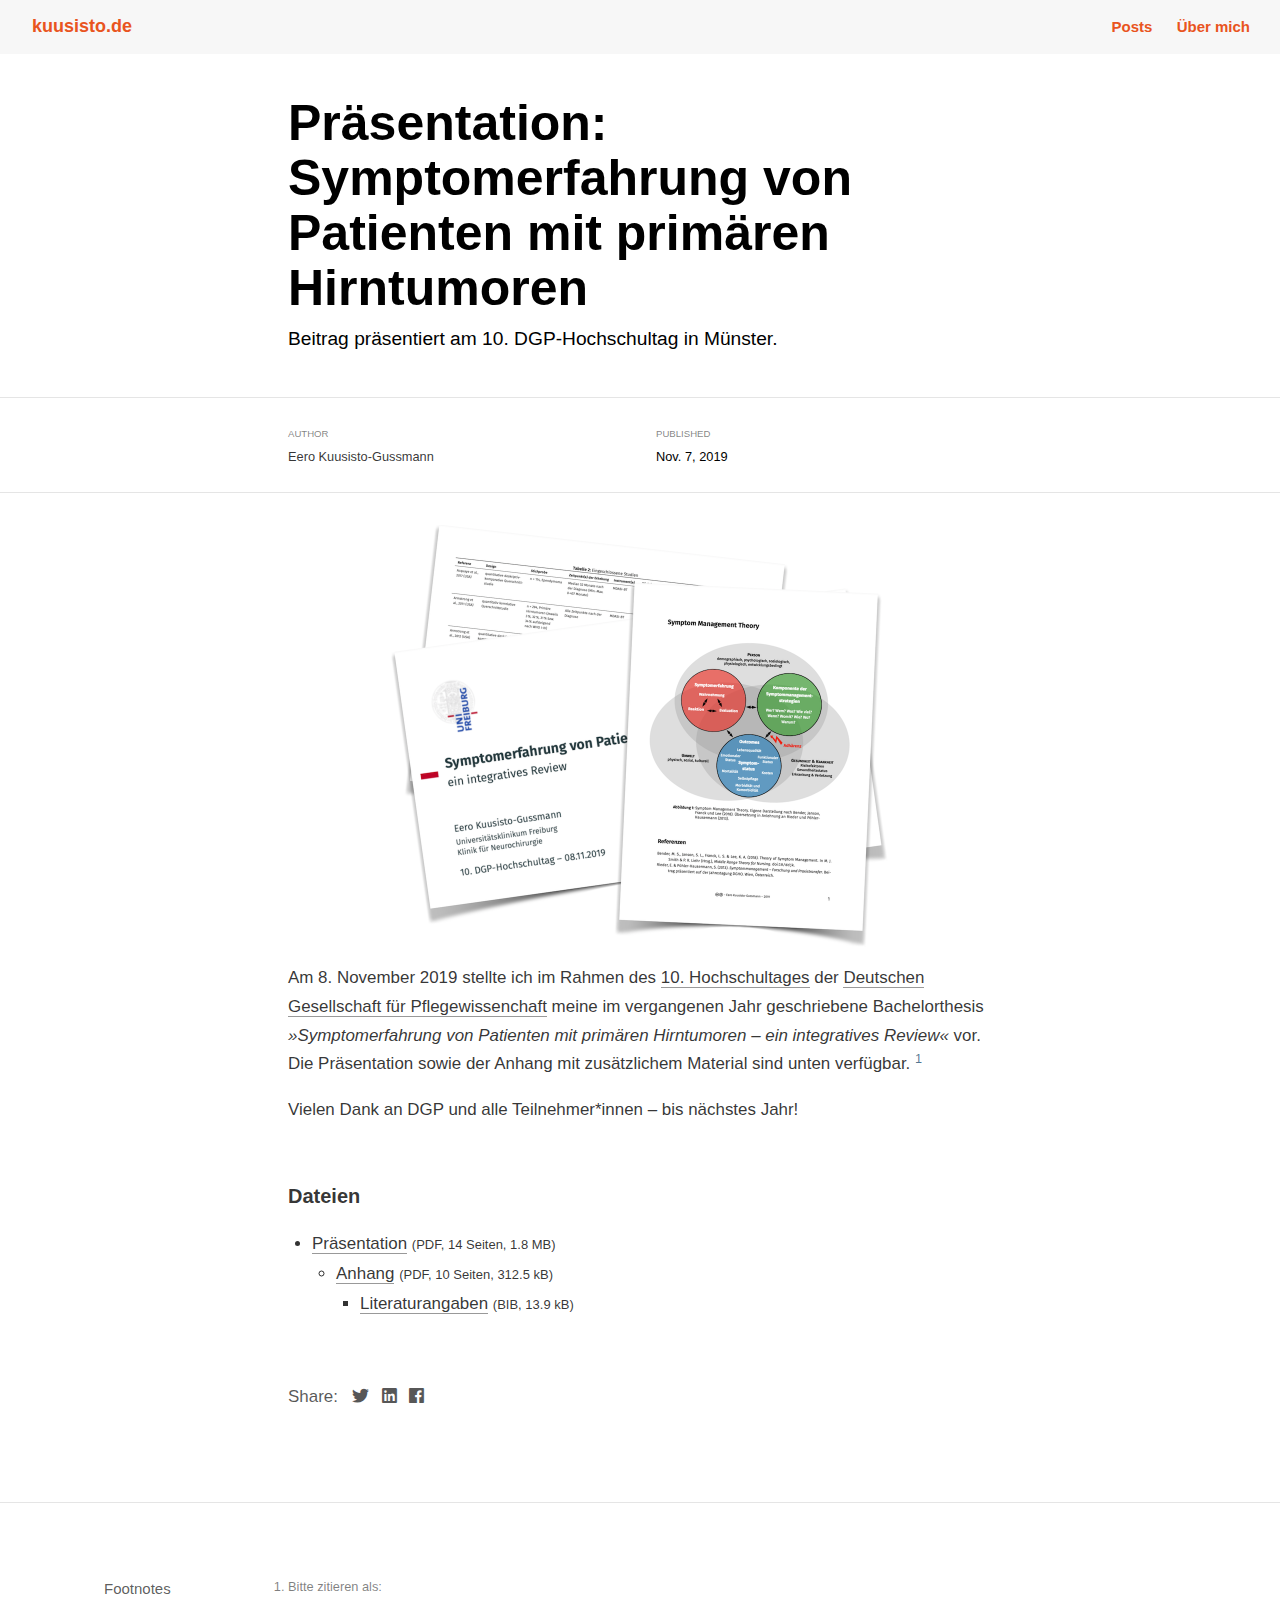
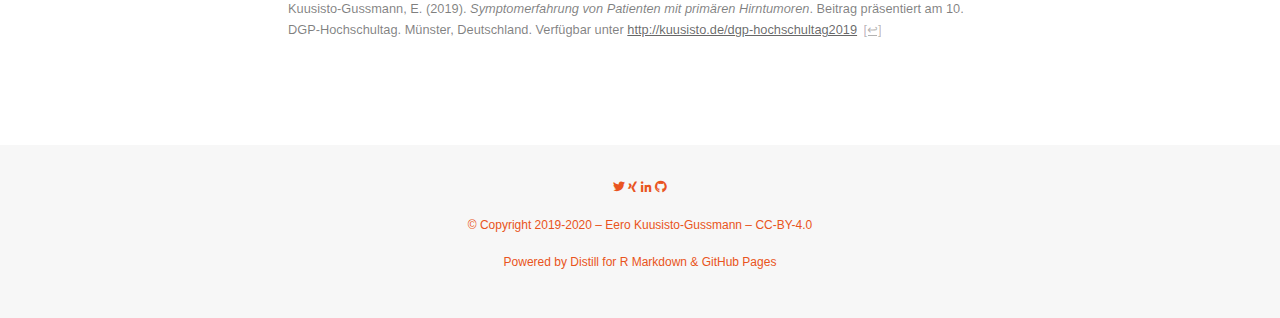
<file: posts/dgp-hochschultag-2019/index.html>
<!DOCTYPE html>

<html xmlns="http://www.w3.org/1999/xhtml" lang="" xml:lang="">

<head>
  <meta charset="utf-8"/>
  <meta name="viewport" content="width=device-width, initial-scale=1"/>
  <meta http-equiv="X-UA-Compatible" content="IE=Edge,chrome=1"/>
  <meta name="generator" content="distill" />

  <style type="text/css">
  /* Hide doc at startup (prevent jankiness while JS renders/transforms) */
  body {
    visibility: hidden;
  }
  </style>

 <!--radix_placeholder_import_source-->
 <!--/radix_placeholder_import_source-->

  <!--radix_placeholder_meta_tags-->
<title>kuusisto.de: Präsentation: Symptomerfahrung von Patienten mit primären Hirntumoren</title>

<meta property="description" itemprop="description" content="Beitrag präsentiert am 10. DGP-Hochschultag in Münster."/>

<link rel="canonical" href="https://blog.kuusisto.de/posts/dgp-hochschultag-2019/"/>

<!--  https://schema.org/Article -->
<meta property="article:published" itemprop="datePublished" content="2019-11-08"/>
<meta property="article:created" itemprop="dateCreated" content="2019-11-08"/>
<meta name="article:author" content="Eero Kuusisto-Gussmann"/>

<!--  https://developers.facebook.com/docs/sharing/webmasters#markup -->
<meta property="og:title" content="kuusisto.de: Präsentation: Symptomerfahrung von Patienten mit primären Hirntumoren"/>
<meta property="og:type" content="article"/>
<meta property="og:description" content="Beitrag präsentiert am 10. DGP-Hochschultag in Münster."/>
<meta property="og:url" content="https://blog.kuusisto.de/posts/dgp-hochschultag-2019/"/>
<meta property="og:image" content="https://blog.kuusisto.de/posts/dgp-hochschultag-2019/preview.png"/>
<meta property="og:image:width" content="1000"/>
<meta property="og:image:height" content="844"/>
<meta property="og:locale" content="en_US"/>
<meta property="og:site_name" content="kuusisto.de"/>

<!--  https://dev.twitter.com/cards/types/summary -->
<meta property="twitter:card" content="summary_large_image"/>
<meta property="twitter:title" content="kuusisto.de: Präsentation: Symptomerfahrung von Patienten mit primären Hirntumoren"/>
<meta property="twitter:description" content="Beitrag präsentiert am 10. DGP-Hochschultag in Münster."/>
<meta property="twitter:url" content="https://blog.kuusisto.de/posts/dgp-hochschultag-2019/"/>
<meta property="twitter:image" content="https://blog.kuusisto.de/posts/dgp-hochschultag-2019/preview.png"/>
<meta property="twitter:image:width" content="1000"/>
<meta property="twitter:image:height" content="844"/>
<meta property="twitter:site" content="@eerok"/>

<!--/radix_placeholder_meta_tags-->
  <!--radix_placeholder_rmarkdown_metadata-->

<script type="text/json" id="radix-rmarkdown-metadata">
{"type":"list","attributes":{"names":{"type":"character","attributes":{},"value":["title","description","author","date","output","categories","preview","canonical_url"]}},"value":[{"type":"character","attributes":{},"value":["Präsentation: Symptomerfahrung von Patienten mit primären Hirntumoren"]},{"type":"character","attributes":{},"value":["Beitrag präsentiert am 10. DGP-Hochschultag in Münster."]},{"type":"list","attributes":{},"value":[{"type":"list","attributes":{"names":{"type":"character","attributes":{},"value":["name"]}},"value":[{"type":"character","attributes":{},"value":["Eero Kuusisto-Gussmann"]}]}]},{"type":"character","attributes":{},"value":["11-08-2019"]},{"type":"list","attributes":{"names":{"type":"character","attributes":{},"value":["distill::distill_article"]}},"value":[{"type":"list","attributes":{"names":{"type":"character","attributes":{},"value":["self_contained"]}},"value":[{"type":"logical","attributes":{},"value":[false]}]}]},{"type":"character","attributes":{},"value":["Neuroonkologie","Pflege","Präsentation","German"]},{"type":"character","attributes":{},"value":["preview.png"]},{"type":"character","attributes":{},"value":["https://blog.kuusisto.de/posts/dgp-hochschultag-2019/"]}]}
</script>
<!--/radix_placeholder_rmarkdown_metadata-->
  
  <script type="text/json" id="radix-resource-manifest">
  {"type":"character","attributes":{},"value":["dgp-hochschultag-2019_files/bowser-1.9.3/bowser.min.js","dgp-hochschultag-2019_files/distill-2.2.21/template.v2.js","dgp-hochschultag-2019_files/jquery-1.11.3/jquery.min.js","dgp-hochschultag-2019_files/webcomponents-2.0.0/webcomponents.js","EK-G-DGP2019_anhang.pdf","EK-G-DGP2019_literatur.bib","EK-G-DGP2019.pdf","preview.png"]}
  </script>
  <!--radix_placeholder_navigation_in_header-->

<script type="application/javascript">

  window.headroom_prevent_pin = false;

  window.document.addEventListener("DOMContentLoaded", function (event) {

    // initialize headroom for banner
    var header = $('header').get(0);
    var headerHeight = header.offsetHeight;
    var headroom = new Headroom(header, {
      onPin : function() {
        if (window.headroom_prevent_pin) {
          window.headroom_prevent_pin = false;
          headroom.unpin();
        }
      }
    });
    headroom.init();
    if(window.location.hash)
      headroom.unpin();
    $(header).addClass('headroom--transition');

    // offset scroll location for banner on hash change
    // (see: https://github.com/WickyNilliams/headroom.js/issues/38)
    window.addEventListener("hashchange", function(event) {
      window.scrollTo(0, window.pageYOffset - (headerHeight + 25));
    });

    // responsive menu
    $('.distill-site-header').each(function(i, val) {
      var topnav = $(this);
      var toggle = topnav.find('.nav-toggle');
      toggle.on('click', function() {
        topnav.toggleClass('responsive');
      });
    });

    // nav dropdowns
    $('.nav-dropbtn').click(function(e) {
      $(this).next('.nav-dropdown-content').toggleClass('nav-dropdown-active');
      $(this).parent().siblings('.nav-dropdown')
         .children('.nav-dropdown-content').removeClass('nav-dropdown-active');
    });
    $("body").click(function(e){
      $('.nav-dropdown-content').removeClass('nav-dropdown-active');
    });
    $(".nav-dropdown").click(function(e){
      e.stopPropagation();
    });
  });
</script>

<style type="text/css">

/* Theme (user-documented overrideables for nav appearance) */

.distill-site-nav {
  color: rgba(255, 255, 255, 0.8);
  background-color: #455a64;
  font-size: 15px;
  font-weight: 300;
}

.distill-site-nav a {
  color: inherit;
  text-decoration: none;
}

.distill-site-nav a:hover {
  color: white;
}

@media print {
  .distill-site-nav {
    display: none;
  }
}

.distill-site-header {

}

.distill-site-footer {

}


/* Site Header */

.distill-site-header {
  width: 100%;
  box-sizing: border-box;
  z-index: 3;
}

.distill-site-header .nav-left {
  display: inline-block;
  margin-left: 8px;
}

@media screen and (max-width: 768px) {
  .distill-site-header .nav-left {
    margin-left: 0;
  }
}


.distill-site-header .nav-right {
  float: right;
  margin-right: 8px;
}

.distill-site-header a,
.distill-site-header .title {
  display: inline-block;
  text-align: center;
  padding: 14px 10px 14px 10px;
}

.distill-site-header .title {
  font-size: 18px;
}

.distill-site-header .logo {
  padding: 0;
}

.distill-site-header .logo img {
  display: none;
  max-height: 20px;
  width: auto;
  margin-bottom: -4px;
}

.distill-site-header .nav-image img {
  max-height: 18px;
  width: auto;
  display: inline-block;
  margin-bottom: -3px;
}



@media screen and (min-width: 1000px) {
  .distill-site-header .logo img {
    display: inline-block;
  }
  .distill-site-header .nav-left {
    margin-left: 20px;
  }
  .distill-site-header .nav-right {
    margin-right: 20px;
  }
  .distill-site-header .title {
    padding-left: 12px;
  }
}


.distill-site-header .nav-toggle {
  display: none;
}

.nav-dropdown {
  display: inline-block;
  position: relative;
}

.nav-dropdown .nav-dropbtn {
  border: none;
  outline: none;
  color: rgba(255, 255, 255, 0.8);
  padding: 16px 10px;
  background-color: transparent;
  font-family: inherit;
  font-size: inherit;
  font-weight: inherit;
  margin: 0;
  margin-top: 1px;
  z-index: 2;
}

.nav-dropdown-content {
  display: none;
  position: absolute;
  background-color: white;
  min-width: 200px;
  border: 1px solid rgba(0,0,0,0.15);
  border-radius: 4px;
  box-shadow: 0px 8px 16px 0px rgba(0,0,0,0.1);
  z-index: 1;
  margin-top: 2px;
  white-space: nowrap;
  padding-top: 4px;
  padding-bottom: 4px;
}

.nav-dropdown-content hr {
  margin-top: 4px;
  margin-bottom: 4px;
  border: none;
  border-bottom: 1px solid rgba(0, 0, 0, 0.1);
}

.nav-dropdown-active {
  display: block;
}

.nav-dropdown-content a, .nav-dropdown-content .nav-dropdown-header {
  color: black;
  padding: 6px 24px;
  text-decoration: none;
  display: block;
  text-align: left;
}

.nav-dropdown-content .nav-dropdown-header {
  display: block;
  padding: 5px 24px;
  padding-bottom: 0;
  text-transform: uppercase;
  font-size: 14px;
  color: #999999;
  white-space: nowrap;
}

.nav-dropdown:hover .nav-dropbtn {
  color: white;
}

.nav-dropdown-content a:hover {
  background-color: #ddd;
  color: black;
}

.nav-right .nav-dropdown-content {
  margin-left: -45%;
  right: 0;
}

@media screen and (max-width: 768px) {
  .distill-site-header a, .distill-site-header .nav-dropdown  {display: none;}
  .distill-site-header a.nav-toggle {
    float: right;
    display: block;
  }
  .distill-site-header .title {
    margin-left: 0;
  }
  .distill-site-header .nav-right {
    margin-right: 0;
  }
  .distill-site-header {
    overflow: hidden;
  }
  .nav-right .nav-dropdown-content {
    margin-left: 0;
  }
}


@media screen and (max-width: 768px) {
  .distill-site-header.responsive {position: relative;}
  .distill-site-header.responsive a.nav-toggle {
    position: absolute;
    right: 0;
    top: 0;
  }
  .distill-site-header.responsive a,
  .distill-site-header.responsive .nav-dropdown {
    display: block;
    text-align: left;
  }
  .distill-site-header.responsive .nav-left,
  .distill-site-header.responsive .nav-right {
    width: 100%;
  }
  .distill-site-header.responsive .nav-dropdown {float: none;}
  .distill-site-header.responsive .nav-dropdown-content {position: relative;}
  .distill-site-header.responsive .nav-dropdown .nav-dropbtn {
    display: block;
    width: 100%;
    text-align: left;
  }
}

/* Site Footer */

.distill-site-footer {
  width: 100%;
  overflow: hidden;
  box-sizing: border-box;
  z-index: 3;
  margin-top: 30px;
  padding-top: 30px;
  padding-bottom: 30px;
  text-align: center;
}

/* Headroom */

d-title {
  padding-top: 6rem;
}

@media print {
  d-title {
    padding-top: 4rem;
  }
}

.headroom {
  z-index: 1000;
  position: fixed;
  top: 0;
  left: 0;
  right: 0;
}

.headroom--transition {
  transition: all .4s ease-in-out;
}

.headroom--unpinned {
  top: -100px;
}

.headroom--pinned {
  top: 0;
}

</style>

<link href="../../site_libs/font-awesome-5.1.0/css/all.css" rel="stylesheet"/>
<link href="../../site_libs/font-awesome-5.1.0/css/v4-shims.css" rel="stylesheet"/>
<script src="../../site_libs/headroom-0.9.4/headroom.min.js"></script>
<!--/radix_placeholder_navigation_in_header-->
  <!--radix_placeholder_distill-->

<style type="text/css">

body {
  background-color: white;
}

.pandoc-table {
  width: 100%;
}

.pandoc-table>caption {
  margin-bottom: 10px;
}

.pandoc-table th:not([align]) {
  text-align: left;
}

.pagedtable-footer {
  font-size: 15px;
}

.html-widget {
  margin-bottom: 2.0em;
}

.l-screen-inset {
  padding-right: 16px;
}

.l-screen .caption {
  margin-left: 10px;
}

.shaded {
  background: rgb(247, 247, 247);
  padding-top: 20px;
  padding-bottom: 20px;
  border-top: 1px solid rgba(0, 0, 0, 0.1);
  border-bottom: 1px solid rgba(0, 0, 0, 0.1);
}

.shaded .html-widget {
  margin-bottom: 0;
  border: 1px solid rgba(0, 0, 0, 0.1);
}

.shaded .shaded-content {
  background: white;
}

.text-output {
  margin-top: 0;
  line-height: 1.5em;
}

.hidden {
  display: none !important;
}

d-article {
  padding-bottom: 30px;
}

d-appendix {
  padding-top: 30px;
}

d-article>p>img {
  width: 100%;
}

d-article iframe {
  border: 1px solid rgba(0, 0, 0, 0.1);
  margin-bottom: 2.0em;
  width: 100%;
}

figure img.external {
  background: white;
  border: 1px solid rgba(0, 0, 0, 0.1);
  box-shadow: 0 1px 8px rgba(0, 0, 0, 0.1);
  padding: 18px;
  box-sizing: border-box;
}

/* CSS for table of contents */

.d-toc {
  color: rgba(0,0,0,0.8);
  font-size: 0.8em;
  line-height: 1em;
}

.d-toc-header {
  font-size: 0.6rem;
  font-weight: 400;
  color: rgba(0, 0, 0, 0.5);
  text-transform: uppercase;
  margin-top: 0;
  margin-bottom: 1.3em;
}

.d-toc a {
  border-bottom: none;
}

.d-toc ul {
  padding-left: 0;
}

.d-toc li>ul {
  padding-top: 0.8em;
  padding-left: 16px;
  margin-bottom: 0.6em;
}

.d-toc ul,
.d-toc li {
  list-style-type: none;
}

.d-toc li {
  margin-bottom: 0.9em;
}

.d-toc-separator {
  margin-top: 20px;
  margin-bottom: 2em;
}

.d-article-with-toc {
  border-top: none;
  padding-top: 0;
}



/* Tweak code blocks (note that this CSS is repeated above in an injection
   into the d-code shadow dom) */

d-code {
  overflow-x: auto !important;
}

pre.d-code code.d-code {
  padding-left: 10px;
  font-size: 12px;
  border-left: 2px solid rgba(0,0,0,0.1);
}

pre.text-output {

  font-size: 12px;
  color: black;
  background: none;
  font-family: Consolas, Monaco, 'Andale Mono', 'Ubuntu Mono', monospace;
  text-align: left;
  white-space: pre;
  word-spacing: normal;
  word-break: normal;
  word-wrap: normal;
  line-height: 1.5;

  -moz-tab-size: 4;
  -o-tab-size: 4;
  tab-size: 4;

  -webkit-hyphens: none;
  -moz-hyphens: none;
  -ms-hyphens: none;
  hyphens: none;
}

@media(min-width: 768px) {

d-code {
  overflow-x: visible !important;
}

pre.d-code code.d-code  {
    padding-left: 18px;
    font-size: 14px;
}
pre.text-output {
  font-size: 14px;
}
}

/* Figure */

.figure {
  position: relative;
  margin-bottom: 2.5em;
  margin-top: 1.5em;
}

.figure img {
  width: 100%;
}

.figure .caption {
  color: rgba(0, 0, 0, 0.6);
  font-size: 12px;
  line-height: 1.5em;
}

.figure img.external {
  background: white;
  border: 1px solid rgba(0, 0, 0, 0.1);
  box-shadow: 0 1px 8px rgba(0, 0, 0, 0.1);
  padding: 18px;
  box-sizing: border-box;
}

.figure .caption a {
  color: rgba(0, 0, 0, 0.6);
}

.figure .caption b,
.figure .caption strong, {
  font-weight: 600;
  color: rgba(0, 0, 0, 1.0);
}



/* Tweak 1000px media break to show more text */

@media(min-width: 1000px) {
  .base-grid,
  distill-header,
  d-title,
  d-abstract,
  d-article,
  d-appendix,
  distill-appendix,
  d-byline,
  d-footnote-list,
  d-citation-list,
  distill-footer {
    grid-template-columns: [screen-start] 1fr [page-start kicker-start] 80px [middle-start] 50px [text-start kicker-end] 65px 65px 65px 65px 65px 65px 65px 65px [text-end gutter-start] 65px [middle-end] 65px [page-end gutter-end] 1fr [screen-end];
    grid-column-gap: 16px;
  }

  .grid {
    grid-column-gap: 16px;
  }

  d-article {
    font-size: 1.06rem;
    line-height: 1.7em;
  }
  figure .caption, .figure .caption, figure figcaption {
    font-size: 13px;
  }
}

@media(min-width: 1180px) {
  .base-grid,
  distill-header,
  d-title,
  d-abstract,
  d-article,
  d-appendix,
  distill-appendix,
  d-byline,
  d-footnote-list,
  d-citation-list,
  distill-footer {
    grid-template-columns: [screen-start] 1fr [page-start kicker-start] 60px [middle-start] 60px [text-start kicker-end] 60px 60px 60px 60px 60px 60px 60px 60px [text-end gutter-start] 60px [middle-end] 60px [page-end gutter-end] 1fr [screen-end];
    grid-column-gap: 32px;
  }

  .grid {
    grid-column-gap: 32px;
  }
}


/* Get the citation styles for the appendix (not auto-injected on render since
   we do our own rendering of the citation appendix) */

d-appendix .citation-appendix,
.d-appendix .citation-appendix {
  font-size: 11px;
  line-height: 15px;
  border-left: 1px solid rgba(0, 0, 0, 0.1);
  padding-left: 18px;
  border: 1px solid rgba(0,0,0,0.1);
  background: rgba(0, 0, 0, 0.02);
  padding: 10px 18px;
  border-radius: 3px;
  color: rgba(150, 150, 150, 1);
  overflow: hidden;
  margin-top: -12px;
  white-space: pre-wrap;
  word-wrap: break-word;
}


/* Social footer */

.social_footer {
  margin-top: 30px;
  margin-bottom: 0;
  color: rgba(0,0,0,0.67);
}

.disqus-comments {
  margin-right: 30px;
}

.disqus-comment-count {
  border-bottom: 1px solid rgba(0, 0, 0, 0.4);
  cursor: pointer;
}

#disqus_thread {
  margin-top: 30px;
}

.article-sharing a {
  border-bottom: none;
  margin-right: 8px;
}

.article-sharing a:hover {
  border-bottom: none;
}

.sidebar-section.subscribe {
  font-size: 12px;
  line-height: 1.6em;
}

.subscribe p {
  margin-bottom: 0.5em;
}


.article-footer .subscribe {
  font-size: 15px;
  margin-top: 45px;
}


/* Improve display for browsers without grid (IE/Edge <= 15) */

.downlevel {
  line-height: 1.6em;
  font-family: -apple-system, BlinkMacSystemFont, "Segoe UI", Roboto, Oxygen, Ubuntu, Cantarell, "Fira Sans", "Droid Sans", "Helvetica Neue", Arial, sans-serif;
  margin: 0;
}

.downlevel .d-title {
  padding-top: 6rem;
  padding-bottom: 1.5rem;
}

.downlevel .d-title h1 {
  font-size: 50px;
  font-weight: 700;
  line-height: 1.1em;
  margin: 0 0 0.5rem;
}

.downlevel .d-title p {
  font-weight: 300;
  font-size: 1.2rem;
  line-height: 1.55em;
  margin-top: 0;
}

.downlevel .d-byline {
  padding-top: 0.8em;
  padding-bottom: 0.8em;
  font-size: 0.8rem;
  line-height: 1.8em;
}

.downlevel .section-separator {
  border: none;
  border-top: 1px solid rgba(0, 0, 0, 0.1);
}

.downlevel .d-article {
  font-size: 1.06rem;
  line-height: 1.7em;
  padding-top: 1rem;
  padding-bottom: 2rem;
}


.downlevel .d-appendix {
  padding-left: 0;
  padding-right: 0;
  max-width: none;
  font-size: 0.8em;
  line-height: 1.7em;
  margin-bottom: 0;
  color: rgba(0,0,0,0.5);
  padding-top: 40px;
  padding-bottom: 48px;
}

.downlevel .footnotes ol {
  padding-left: 13px;
}

.downlevel .base-grid,
.downlevel .distill-header,
.downlevel .d-title,
.downlevel .d-abstract,
.downlevel .d-article,
.downlevel .d-appendix,
.downlevel .distill-appendix,
.downlevel .d-byline,
.downlevel .d-footnote-list,
.downlevel .d-citation-list,
.downlevel .distill-footer,
.downlevel .appendix-bottom,
.downlevel .posts-container {
  padding-left: 40px;
  padding-right: 40px;
}

@media(min-width: 768px) {
  .downlevel .base-grid,
  .downlevel .distill-header,
  .downlevel .d-title,
  .downlevel .d-abstract,
  .downlevel .d-article,
  .downlevel .d-appendix,
  .downlevel .distill-appendix,
  .downlevel .d-byline,
  .downlevel .d-footnote-list,
  .downlevel .d-citation-list,
  .downlevel .distill-footer,
  .downlevel .appendix-bottom,
  .downlevel .posts-container {
  padding-left: 150px;
  padding-right: 150px;
  max-width: 900px;
}
}

.downlevel pre code {
  display: block;
  border-left: 2px solid rgba(0, 0, 0, .1);
  padding: 0 0 0 20px;
  font-size: 14px;
}

.downlevel code, .downlevel pre {
  color: black;
  background: none;
  font-family: Consolas, Monaco, 'Andale Mono', 'Ubuntu Mono', monospace;
  text-align: left;
  white-space: pre;
  word-spacing: normal;
  word-break: normal;
  word-wrap: normal;
  line-height: 1.5;

  -moz-tab-size: 4;
  -o-tab-size: 4;
  tab-size: 4;

  -webkit-hyphens: none;
  -moz-hyphens: none;
  -ms-hyphens: none;
  hyphens: none;
}

</style>

<script type="application/javascript">

function is_downlevel_browser() {
  if (bowser.isUnsupportedBrowser({ msie: "12", msedge: "16"},
                                 window.navigator.userAgent)) {
    return true;
  } else {
    return window.load_distill_framework === undefined;
  }
}

// show body when load is complete
function on_load_complete() {

  // set body to visible
  document.body.style.visibility = 'visible';

  // force redraw for leaflet widgets
  if (window.HTMLWidgets) {
    var maps = window.HTMLWidgets.findAll(".leaflet");
    $.each(maps, function(i, el) {
      var map = this.getMap();
      map.invalidateSize();
      map.eachLayer(function(layer) {
        if (layer instanceof L.TileLayer)
          layer.redraw();
      });
    });
  }

  // trigger 'shown' so htmlwidgets resize
  $('d-article').trigger('shown');
}

function init_distill() {

  init_common();

  // create front matter
  var front_matter = $('<d-front-matter></d-front-matter>');
  $('#distill-front-matter').wrap(front_matter);

  // create d-title
  $('.d-title').changeElementType('d-title');

  // create d-byline
  var byline = $('<d-byline></d-byline>');
  $('.d-byline').replaceWith(byline);

  // create d-article
  var article = $('<d-article></d-article>');
  $('.d-article').wrap(article).children().unwrap();

  // move posts container into article
  $('.posts-container').appendTo($('d-article'));

  // create d-appendix
  $('.d-appendix').changeElementType('d-appendix');

  // create d-bibliography
  var bibliography = $('<d-bibliography></d-bibliography>');
  $('#distill-bibliography').wrap(bibliography);

  // flag indicating that we have appendix items
  var appendix = $('.appendix-bottom').children('h3').length > 0;

  // replace citations with <d-cite>
  $('.citation').each(function(i, val) {
    appendix = true;
    var cites = $(this).attr('data-cites').split(" ");
    var dt_cite = $('<d-cite></d-cite>');
    dt_cite.attr('key', cites.join());
    $(this).replaceWith(dt_cite);
  });
  // remove refs
  $('#refs').remove();

  // replace footnotes with <d-footnote>
  $('.footnote-ref').each(function(i, val) {
    appendix = true;
    var href = $(this).attr('href');
    var id = href.replace('#', '');
    var fn = $('#' + id);
    var fn_p = $('#' + id + '>p');
    fn_p.find('.footnote-back').remove();
    var text = fn_p.html();
    var dtfn = $('<d-footnote></d-footnote>');
    dtfn.html(text);
    $(this).replaceWith(dtfn);
  });
  // remove footnotes
  $('.footnotes').remove();

  $('h1.appendix, h2.appendix').each(function(i, val) {
    $(this).changeElementType('h3');
  });
  $('h3.appendix').each(function(i, val) {
    var id = $(this).attr('id');
    $('.d-toc a[href="#' + id + '"]').parent().remove();
    appendix = true;
    $(this).nextUntil($('h1, h2, h3')).addBack().appendTo($('d-appendix'));
  });

  // show d-appendix if we have appendix content
  $("d-appendix").css('display', appendix ? 'grid' : 'none');

  // replace code blocks with d-code
  $('pre>code').each(function(i, val) {
    var code = $(this);
    var pre = code.parent();
    var clz = "";
    var language = pre.attr('class');
    if (language) {
      // map unknown languages to "clike" (without this they just dissapear)
      if ($.inArray(language, ["bash", "clike", "css", "go", "html",
                               "javascript", "js", "julia", "lua", "markdown",
                               "markup", "mathml", "python", "svg", "xml"]) == -1)
        language = "clike";
      language = ' language="' + language + '"';
      var dt_code = $('<d-code block' + language + clz + '></d-code>');
      dt_code.text(code.text());
      pre.replaceWith(dt_code);
    } else {
      code.addClass('text-output').unwrap().changeElementType('pre');
    }
  });

  // localize layout chunks to just output
  $('.layout-chunk').each(function(i, val) {

    // capture layout
    var layout = $(this).attr('data-layout');

    // apply layout to markdown level block elements
    var elements = $(this).children().not('d-code, pre.text-output, script');
    elements.each(function(i, el) {
      var layout_div = $('<div class="' + layout + '"></div>');
      if (layout_div.hasClass('shaded')) {
        var shaded_content = $('<div class="shaded-content"></div>');
        $(this).wrap(shaded_content);
        $(this).parent().wrap(layout_div);
      } else {
        $(this).wrap(layout_div);
      }
    });


    // unwrap the layout-chunk div
    $(this).children().unwrap();
  });

  // load distill framework
  load_distill_framework();

  // wait for window.distillRunlevel == 4 to do post processing
  function distill_post_process() {

    if (!window.distillRunlevel || window.distillRunlevel < 4)
      return;

    // hide author/affiliations entirely if we have no authors
    var front_matter = JSON.parse($("#distill-front-matter").html());
    var have_authors = front_matter.authors && front_matter.authors.length > 0;
    if (!have_authors)
      $('d-byline').addClass('hidden');

    // table of contents
    if (have_authors) // adjust border if we are in authors
      $('.d-toc').parent().addClass('d-article-with-toc');

    // strip links that point to #
    $('.authors-affiliations').find('a[href="#"]').removeAttr('href');

    // hide elements of author/affiliations grid that have no value
    function hide_byline_column(caption) {
      $('d-byline').find('h3:contains("' + caption + '")').parent().css('visibility', 'hidden');
    }

    // affiliations
    var have_affiliations = false;
    for (var i = 0; i<front_matter.authors.length; ++i) {
      var author = front_matter.authors[i];
      if (author.affiliation !== "&nbsp;") {
        have_affiliations = true;
        break;
      }
    }
    if (!have_affiliations)
      $('d-byline').find('h3:contains("Affiliations")').css('visibility', 'hidden');

    // published date
    if (!front_matter.publishedDate)
      hide_byline_column("Published");

    // document object identifier
    var doi = $('d-byline').find('h3:contains("DOI")');
    var doi_p = doi.next().empty();
    if (!front_matter.doi) {
      // if we have a citation and valid citationText then link to that
      if ($('#citation').length > 0 && front_matter.citationText) {
        doi.html('Citation');
        $('<a href="#citation"></a>')
          .text(front_matter.citationText)
          .appendTo(doi_p);
      } else {
        hide_byline_column("DOI");
      }
    } else {
      $('<a></a>')
         .attr('href', "https://doi.org/" + front_matter.doi)
         .html(front_matter.doi)
         .appendTo(doi_p);
    }

     // change plural form of authors/affiliations
    if (front_matter.authors.length === 1) {
      var grid = $('.authors-affiliations');
      grid.children('h3:contains("Authors")').text('Author');
      grid.children('h3:contains("Affiliations")').text('Affiliation');
    }

    // inject pre code styles (can't do this with a global stylesheet b/c a shadow root is used)
    $('d-code').each(function(i, val) {
      var style = document.createElement('style');
      style.innerHTML = 'pre code { padding-left: 10px; font-size: 12px; border-left: 2px solid rgba(0,0,0,0.1); } ' +
                        '@media(min-width: 768px) { pre code { padding-left: 18px; font-size: 14px; } }';
      if (this.shadowRoot)
        this.shadowRoot.appendChild(style);
    });

    // move appendix-bottom entries to the bottom
    $('.appendix-bottom').appendTo('d-appendix').children().unwrap();
    $('.appendix-bottom').remove();

    // clear polling timer
    clearInterval(tid);

    // show body now that everything is ready
    on_load_complete();
  }

  var tid = setInterval(distill_post_process, 50);
  distill_post_process();

}

function init_downlevel() {

  init_common();

   // insert hr after d-title
  $('.d-title').after($('<hr class="section-separator"/>'));

  // check if we have authors
  var front_matter = JSON.parse($("#distill-front-matter").html());
  var have_authors = front_matter.authors && front_matter.authors.length > 0;

  // manage byline/border
  if (!have_authors)
    $('.d-byline').remove();
  $('.d-byline').after($('<hr class="section-separator"/>'));
  $('.d-byline a').remove();

  // remove toc
  $('.d-toc-header').remove();
  $('.d-toc').remove();
  $('.d-toc-separator').remove();

  // move appendix elements
  $('h1.appendix, h2.appendix').each(function(i, val) {
    $(this).changeElementType('h3');
  });
  $('h3.appendix').each(function(i, val) {
    $(this).nextUntil($('h1, h2, h3')).addBack().appendTo($('.d-appendix'));
  });


  // inject headers into references and footnotes
  var refs_header = $('<h3></h3>');
  refs_header.text('References');
  $('#refs').prepend(refs_header);

  var footnotes_header = $('<h3></h3');
  footnotes_header.text('Footnotes');
  $('.footnotes').children('hr').first().replaceWith(footnotes_header);

  // move appendix-bottom entries to the bottom
  $('.appendix-bottom').appendTo('.d-appendix').children().unwrap();
  $('.appendix-bottom').remove();

  // remove appendix if it's empty
  if ($('.d-appendix').children().length === 0)
    $('.d-appendix').remove();

  // prepend separator above appendix
  $('.d-appendix').before($('<hr class="section-separator" style="clear: both"/>'));

  // trim code
  $('pre>code').each(function(i, val) {
    $(this).html($.trim($(this).html()));
  });

  // move posts-container right before article
  $('.posts-container').insertBefore($('.d-article'));

  $('body').addClass('downlevel');

  on_load_complete();
}


function init_common() {

  // jquery plugin to change element types
  (function($) {
    $.fn.changeElementType = function(newType) {
      var attrs = {};

      $.each(this[0].attributes, function(idx, attr) {
        attrs[attr.nodeName] = attr.nodeValue;
      });

      this.replaceWith(function() {
        return $("<" + newType + "/>", attrs).append($(this).contents());
      });
    };
  })(jQuery);

  // prevent underline for linked images
  $('a > img').parent().css({'border-bottom' : 'none'});

  // mark non-body figures created by knitr chunks as 100% width
  $('.layout-chunk').each(function(i, val) {
    var figures = $(this).find('img, .html-widget');
    if ($(this).attr('data-layout') !== "l-body") {
      figures.css('width', '100%');
    } else {
      figures.css('max-width', '100%');
      figures.filter("[width]").each(function(i, val) {
        var fig = $(this);
        fig.css('width', fig.attr('width') + 'px');
      });

    }
  });

  // auto-append index.html to post-preview links in file: protocol
  // and in rstudio ide preview
  $('.post-preview').each(function(i, val) {
    if (window.location.protocol === "file:")
      $(this).attr('href', $(this).attr('href') + "index.html");
  });

  // get rid of index.html references in header
  if (window.location.protocol !== "file:") {
    $('.distill-site-header a[href]').each(function(i,val) {
      $(this).attr('href', $(this).attr('href').replace("index.html", "./"));
    });
  }

  // add class to pandoc style tables
  $('tr.header').parent('thead').parent('table').addClass('pandoc-table');
  $('.kable-table').children('table').addClass('pandoc-table');

  // add figcaption style to table captions
  $('caption').parent('table').addClass("figcaption");

  // initialize posts list
  if (window.init_posts_list)
    window.init_posts_list();

  // implmement disqus comment link
  $('.disqus-comment-count').click(function() {
    window.headroom_prevent_pin = true;
    $('#disqus_thread').toggleClass('hidden');
    if (!$('#disqus_thread').hasClass('hidden')) {
      var offset = $(this).offset();
      $(window).resize();
      $('html, body').animate({
        scrollTop: offset.top - 35
      });
    }
  });
}

document.addEventListener('DOMContentLoaded', function() {
  if (is_downlevel_browser())
    init_downlevel();
  else
    window.addEventListener('WebComponentsReady', init_distill);
});

</script>

<!--/radix_placeholder_distill-->
  <script src="../../site_libs/jquery-1.11.3/jquery.min.js"></script>
  <script src="../../site_libs/bowser-1.9.3/bowser.min.js"></script>
  <script src="../../site_libs/webcomponents-2.0.0/webcomponents.js"></script>
  <script src="../../site_libs/distill-2.2.21/template.v2.js"></script>
  <!--radix_placeholder_site_in_header-->
<script async src="https://www.googletagmanager.com/gtag/js?id=UA-148515502-1"></script>
<script>
window.dataLayer = window.dataLayer || [];
function gtag(){dataLayer.push(arguments);}
gtag('js', new Date());
gtag('config', 'UA-148515502-1');
</script>
<style type="text/css">
*{font-family: 'Fira Sans', sans-serif;}
.bold{font-weight:bold;}
.italic{font-style: italic;}
.oblique{font-style: oblique;}

code,
.code,
pre {
  font-family: "Lucida Sans Typewriter", "Lucida Console", monaco, "Bitstream Vera Sans Mono", monospace; 
  background: #fff6f2;
  font-size: 15px;
  padding: 0;
  padding: 2px;
  border-radius: 4px;
  }

.distill-site-nav {
  color: #E95420;
  background-color: #f7f7f7;
  font-size: 15px;
  font-weight: bold;
}

.distill-site-nav a {
  color: inherit;
  text-decoration: none;
}

.distill-site-nav a:hover {
  color: gray;
}

.distill-site-header {
}

.distill-site-footer {
  font-size: 12px;
  font-weight: 300;
}

@media print {
  .distill-site-nav {
    display: none;
  }
}
.icon-link {
  border: none;
}
</style>
<!--/radix_placeholder_site_in_header-->


</head>

<body>

<!--radix_placeholder_front_matter-->

<script id="distill-front-matter" type="text/json">
{"title":"Präsentation: Symptomerfahrung von Patienten mit primären Hirntumoren","description":"Beitrag präsentiert am 10. DGP-Hochschultag in Münster.","authors":[{"author":"Eero Kuusisto-Gussmann","authorURL":"#","affiliation":"&nbsp;","affiliationURL":"#"}],"publishedDate":"2019-11-08T00:00:00.000+01:00","citationText":"Kuusisto-Gussmann, 2019"}
</script>

<!--/radix_placeholder_front_matter-->
<!--radix_placeholder_navigation_before_body-->
<header class="header header--fixed" role="banner">
<nav class="distill-site-nav distill-site-header">
<div class="nav-left">
<a href="../../index.html" class="title">kuusisto.de</a>
</div>
<div class="nav-right">
<a href="../../index.html">Posts</a>
<a href="../../about.html">Über mich</a>
<a href="javascript:void(0);" class="nav-toggle">&#9776;</a>
</div>
</nav>
</header>
<!--/radix_placeholder_navigation_before_body-->
<!--radix_placeholder_site_before_body-->
<!--/radix_placeholder_site_before_body-->

<div class="d-title">
<h1>Präsentation: Symptomerfahrung von Patienten mit primären Hirntumoren</h1>
<p>Beitrag präsentiert am 10. DGP-Hochschultag in Münster.</p>
</div>

<div class="d-byline">
  Eero Kuusisto-Gussmann  
  
<br/>11-08-2019
</div>

<div class="d-article">
<div class="layout-chunk" data-layout="l-body">
<p><img src="preview.png" width="500" style="display: block; margin: auto;" /></p>
</div>
<p>Am 8. November 2019 stellte ich im Rahmen des <a href="https://dg-pflegewissenschaft.de/events/10-dgp-hochschultag/">10. Hochschultages</a> der <a href="https://dg-pflegewissenschaft.de/">Deutschen Gesellschaft für Pflegewissenchaft</a> meine im vergangenen Jahr geschriebene Bachelorthesis <em>»Symptomerfahrung von Patienten mit primären Hirntumoren – ein integratives Review«</em> vor. Die Präsentation sowie der Anhang mit zusätzlichem Material sind unten verfügbar.<a href="#fn1" class="footnote-ref" id="fnref1"><sup>1</sup></a></p>
<p>Vielen Dank an DGP und alle Teilnehmer*innen – bis nächstes Jahr!</p>
<h3 id="dateien">Dateien</h3>
<ul>
<li><a href="EK-G-DGP2019.pdf">Präsentation</a> <font size=2>(PDF, 14 Seiten, 1.8 MB)</font>
<ul>
<li><a href="EK-G-DGP2019_anhang.pdf">Anhang</a> <font size=2>(PDF, 10 Seiten, 312.5 kB)</font>
<ul>
<li><a href="EK-G-DGP2019_literatur.bib">Literaturangaben</a> <font size=2>(BIB, 13.9 kB)</font></li>
</ul></li>
</ul></li>
</ul>
<section class="footnotes">
<hr />
<ol>
<li id="fn1"><p>Bitte zitieren als:<br />
Kuusisto-Gussmann, E. (2019). <em>Symptomerfahrung von Patienten mit primären Hirntumoren</em>. Beitrag präsentiert am 10. DGP-Hochschultag. Münster, Deutschland. Verfügbar unter <a href="http://kuusisto.de/dgp-hochschultag2019" class="uri">http://kuusisto.de/dgp-hochschultag2019</a><a href="#fnref1" class="footnote-back">↩</a></p></li>
</ol>
</section>
<!--radix_placeholder_article_footer-->
<div class="article-footer">
  <p class="social_footer">
    <span class="article-sharing">
      Share: &nbsp;
      <a href="https://twitter.com/share?text=Pr%C3%A4sentation%3A%20Symptomerfahrung%20von%20Patienten%20mit%20prim%C3%A4ren%20Hirntumoren&amp;url=https%3A%2F%2Fblog.kuusisto.de%2Fposts%2Fdgp-hochschultag-2019%2F">
        <i class="fab fa-twitter"></i>
      </a>
      <a href="https://www.linkedin.com/shareArticle?mini=true&amp;url=https%3A%2F%2Fblog.kuusisto.de%2Fposts%2Fdgp-hochschultag-2019%2F&amp;title=Pr%C3%A4sentation%3A%20Symptomerfahrung%20von%20Patienten%20mit%20prim%C3%A4ren%20Hirntumoren">
        <i class="fab fa-linkedin"></i>
      </a>
      <a href="https://www.facebook.com/sharer/sharer.php?s=100&amp;p[url]=https%3A%2F%2Fblog.kuusisto.de%2Fposts%2Fdgp-hochschultag-2019%2F">
        <i class="fab fa-facebook"></i>
      </a>
    </span>
  </p>
</div>
<!--/radix_placeholder_article_footer-->
</div>

<div class="d-appendix">
</div>


<!--radix_placeholder_site_after_body-->
<!--/radix_placeholder_site_after_body-->
<!--radix_placeholder_appendices-->
<div class="appendix-bottom"></div>
<!--/radix_placeholder_appendices-->
<!--radix_placeholder_navigation_after_body-->
<div class="distill-site-nav distill-site-footer">
  <p>
    <a href="https://twitter.com/eerok" class="icon-link">
      <span class="fa fa-twitter"/>
    </a>
    <a href="https://www.xing.com/profile/Eero_KuusistoGussmann/" class="icon-link">
      <span class="fa fa-xing"/>
    </a>
    <a href="https://www.linkedin.com/in/eero-kuusisto-gussmann/" class="icon-link">
      <span class="fa fa-linkedin"/>
    </a>
    <a href="https://github.com/ek-g/" class="icon-link">
      <span class="fa fa-github"/>
    </a>
  </p>
  <p>© Copyright 2019-2020 – Eero Kuusisto-Gussmann – <a href="https://creativecommons.org/licenses/by/4.0/deed.de">CC-BY-4.0</a></p>
  <p>Powered by <a href="https://rstudio.github.io/distill/">Distill for R Markdown</a> &amp; <a href="https://pages.github.com">GitHub Pages</a></p>
</div>
<!--/radix_placeholder_navigation_after_body-->


</body>

</html>
</file>
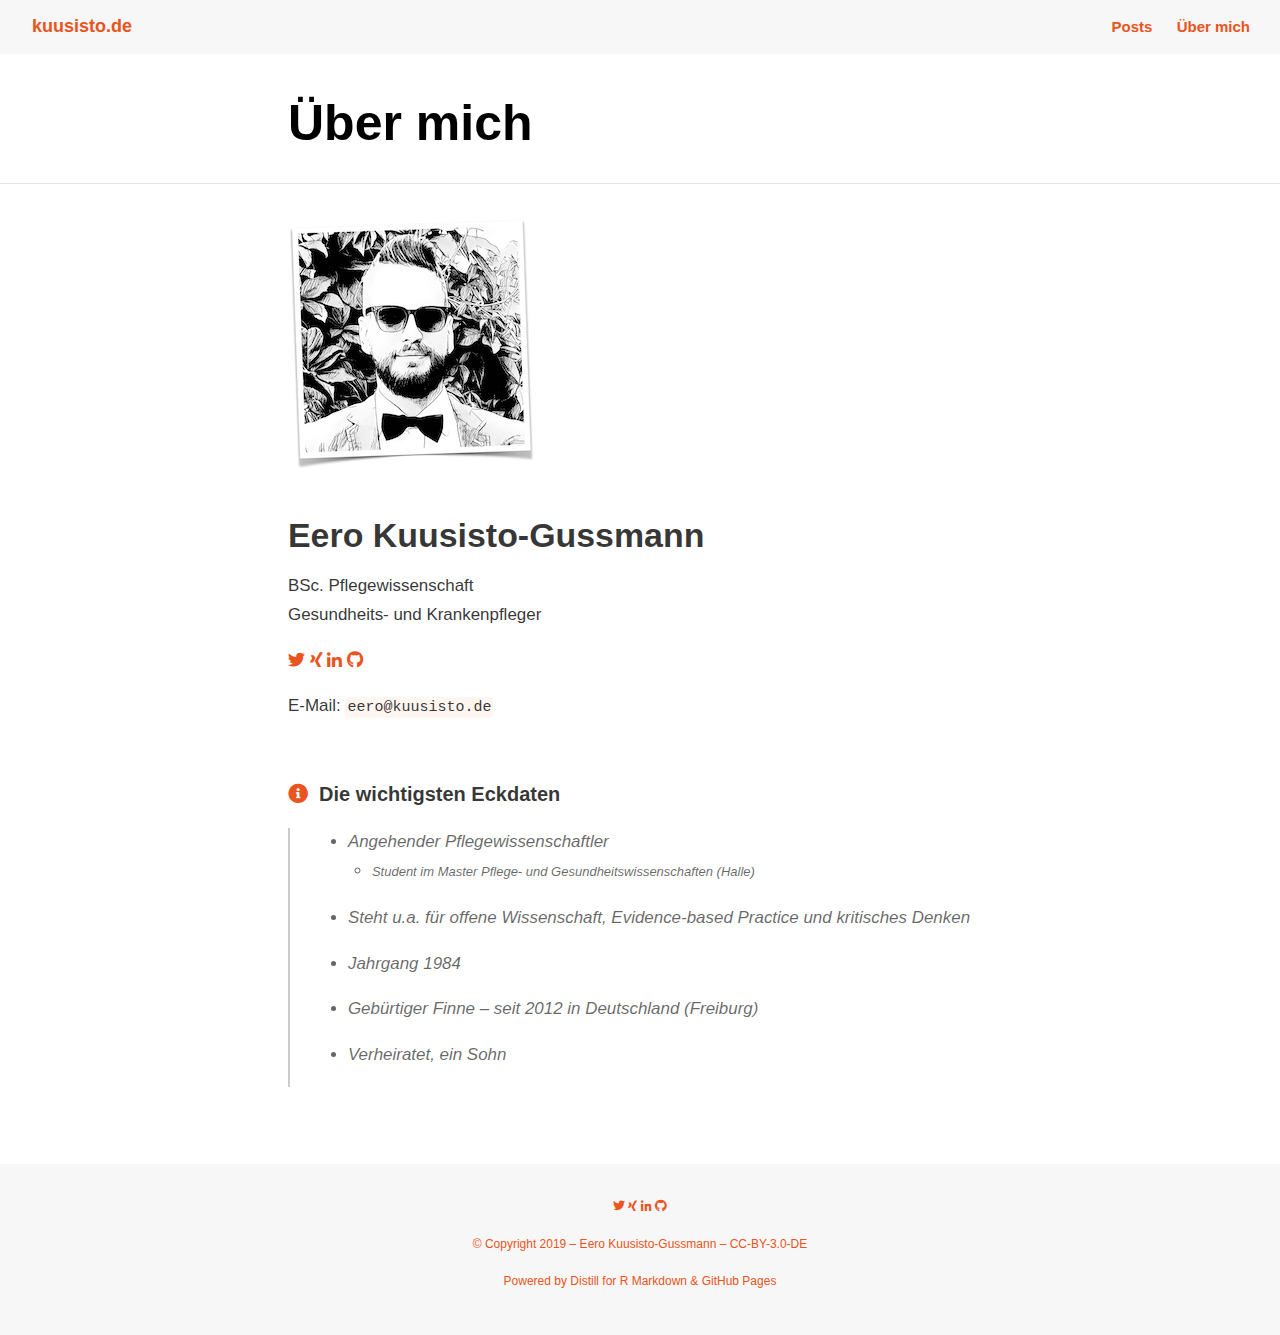
<file: about.html>
<!DOCTYPE html>

<html xmlns="http://www.w3.org/1999/xhtml" lang="" xml:lang="">

<head>
  <meta charset="utf-8"/>
  <meta name="viewport" content="width=device-width, initial-scale=1"/>
  <meta http-equiv="X-UA-Compatible" content="IE=Edge,chrome=1"/>
  <meta name="generator" content="distill" />

  <style type="text/css">
  /* Hide doc at startup (prevent jankiness while JS renders/transforms) */
  body {
    visibility: hidden;
  }
  </style>

 <!--radix_placeholder_import_source-->
 <!--/radix_placeholder_import_source-->

  <!--radix_placeholder_meta_tags-->
  <title>kuusisto.de: Über mich</title>
  
  
  
  
  <!--  https://developers.facebook.com/docs/sharing/webmasters#markup -->
  <meta property="og:title" content="kuusisto.de: Über mich"/>
  <meta property="og:type" content="article"/>
  <meta property="og:locale" content="en_US"/>
  <meta property="og:site_name" content="kuusisto.de"/>
  
  <!--  https://dev.twitter.com/cards/types/summary -->
  <meta property="twitter:card" content="summary"/>
  <meta property="twitter:title" content="kuusisto.de: Über mich"/>
  <meta property="twitter:site" content="@eerok"/>
  
  <!--/radix_placeholder_meta_tags-->
  <!--radix_placeholder_rmarkdown_metadata-->
  
  <script type="text/json" id="radix-rmarkdown-metadata">
  {"type":"list","attributes":{"names":{"type":"character","attributes":{},"value":["title","site","output"]}},"value":[{"type":"character","attributes":{},"value":["Über mich"]},{"type":"character","attributes":{},"value":["distill::distill_website"]},{"type":"list","attributes":{"names":{"type":"character","attributes":{},"value":["distill::distill_article"]}},"value":[{"type":"list","attributes":{"names":{"type":"character","attributes":{},"value":["self_contained"]}},"value":[{"type":"logical","attributes":{},"value":[false]}]}]}]}
  </script>
  <!--/radix_placeholder_rmarkdown_metadata-->
  <!--radix_placeholder_navigation_in_header-->
  
  <script type="application/javascript">
  
    window.headroom_prevent_pin = false;
  
    window.document.addEventListener("DOMContentLoaded", function (event) {
  
      // initialize headroom for banner
      var header = $('header').get(0);
      var headerHeight = header.offsetHeight;
      var headroom = new Headroom(header, {
        onPin : function() {
          if (window.headroom_prevent_pin) {
            window.headroom_prevent_pin = false;
            headroom.unpin();
          }
        }
      });
      headroom.init();
      if(window.location.hash)
        headroom.unpin();
      $(header).addClass('headroom--transition');
  
      // offset scroll location for banner on hash change
      // (see: https://github.com/WickyNilliams/headroom.js/issues/38)
      window.addEventListener("hashchange", function(event) {
        window.scrollTo(0, window.pageYOffset - (headerHeight + 25));
      });
  
      // responsive menu
      $('.distill-site-header').each(function(i, val) {
        var topnav = $(this);
        var toggle = topnav.find('.nav-toggle');
        toggle.on('click', function() {
          topnav.toggleClass('responsive');
        });
      });
  
      // nav dropdowns
      $('.nav-dropbtn').click(function(e) {
        $(this).next('.nav-dropdown-content').toggleClass('nav-dropdown-active');
        $(this).parent().siblings('.nav-dropdown')
           .children('.nav-dropdown-content').removeClass('nav-dropdown-active');
      });
      $("body").click(function(e){
        $('.nav-dropdown-content').removeClass('nav-dropdown-active');
      });
      $(".nav-dropdown").click(function(e){
        e.stopPropagation();
      });
    });
  </script>
  
  <style type="text/css">
  
  /* Theme (user-documented overrideables for nav appearance) */
  
  .distill-site-nav {
    color: rgba(255, 255, 255, 0.8);
    background-color: #455a64;
    font-size: 15px;
    font-weight: 300;
  }
  
  .distill-site-nav a {
    color: inherit;
    text-decoration: none;
  }
  
  .distill-site-nav a:hover {
    color: white;
  }
  
  @media print {
    .distill-site-nav {
      display: none;
    }
  }
  
  .distill-site-header {
  
  }
  
  .distill-site-footer {
  
  }
  
  
  /* Site Header */
  
  .distill-site-header {
    width: 100%;
    box-sizing: border-box;
    z-index: 3;
  }
  
  .distill-site-header .nav-left {
    display: inline-block;
    margin-left: 8px;
  }
  
  @media screen and (max-width: 768px) {
    .distill-site-header .nav-left {
      margin-left: 0;
    }
  }
  
  
  .distill-site-header .nav-right {
    float: right;
    margin-right: 8px;
  }
  
  .distill-site-header a,
  .distill-site-header .title {
    display: inline-block;
    text-align: center;
    padding: 14px 10px 14px 10px;
  }
  
  .distill-site-header .title {
    font-size: 18px;
  }
  
  .distill-site-header .logo {
    padding: 0;
  }
  
  .distill-site-header .logo img {
    display: none;
    max-height: 20px;
    width: auto;
    margin-bottom: -4px;
  }
  
  .distill-site-header .nav-image img {
    max-height: 18px;
    width: auto;
    display: inline-block;
    margin-bottom: -3px;
  }
  
  
  
  @media screen and (min-width: 1000px) {
    .distill-site-header .logo img {
      display: inline-block;
    }
    .distill-site-header .nav-left {
      margin-left: 20px;
    }
    .distill-site-header .nav-right {
      margin-right: 20px;
    }
    .distill-site-header .title {
      padding-left: 12px;
    }
  }
  
  
  .distill-site-header .nav-toggle {
    display: none;
  }
  
  .nav-dropdown {
    display: inline-block;
    position: relative;
  }
  
  .nav-dropdown .nav-dropbtn {
    border: none;
    outline: none;
    color: rgba(255, 255, 255, 0.8);
    padding: 16px 10px;
    background-color: transparent;
    font-family: inherit;
    font-size: inherit;
    font-weight: inherit;
    margin: 0;
    margin-top: 1px;
    z-index: 2;
  }
  
  .nav-dropdown-content {
    display: none;
    position: absolute;
    background-color: white;
    min-width: 200px;
    border: 1px solid rgba(0,0,0,0.15);
    border-radius: 4px;
    box-shadow: 0px 8px 16px 0px rgba(0,0,0,0.1);
    z-index: 1;
    margin-top: 2px;
    white-space: nowrap;
    padding-top: 4px;
    padding-bottom: 4px;
  }
  
  .nav-dropdown-content hr {
    margin-top: 4px;
    margin-bottom: 4px;
    border: none;
    border-bottom: 1px solid rgba(0, 0, 0, 0.1);
  }
  
  .nav-dropdown-active {
    display: block;
  }
  
  .nav-dropdown-content a, .nav-dropdown-content .nav-dropdown-header {
    color: black;
    padding: 6px 24px;
    text-decoration: none;
    display: block;
    text-align: left;
  }
  
  .nav-dropdown-content .nav-dropdown-header {
    display: block;
    padding: 5px 24px;
    padding-bottom: 0;
    text-transform: uppercase;
    font-size: 14px;
    color: #999999;
    white-space: nowrap;
  }
  
  .nav-dropdown:hover .nav-dropbtn {
    color: white;
  }
  
  .nav-dropdown-content a:hover {
    background-color: #ddd;
    color: black;
  }
  
  .nav-right .nav-dropdown-content {
    margin-left: -45%;
    right: 0;
  }
  
  @media screen and (max-width: 768px) {
    .distill-site-header a, .distill-site-header .nav-dropdown  {display: none;}
    .distill-site-header a.nav-toggle {
      float: right;
      display: block;
    }
    .distill-site-header .title {
      margin-left: 0;
    }
    .distill-site-header .nav-right {
      margin-right: 0;
    }
    .distill-site-header {
      overflow: hidden;
    }
    .nav-right .nav-dropdown-content {
      margin-left: 0;
    }
  }
  
  
  @media screen and (max-width: 768px) {
    .distill-site-header.responsive {position: relative;}
    .distill-site-header.responsive a.nav-toggle {
      position: absolute;
      right: 0;
      top: 0;
    }
    .distill-site-header.responsive a,
    .distill-site-header.responsive .nav-dropdown {
      display: block;
      text-align: left;
    }
    .distill-site-header.responsive .nav-left,
    .distill-site-header.responsive .nav-right {
      width: 100%;
    }
    .distill-site-header.responsive .nav-dropdown {float: none;}
    .distill-site-header.responsive .nav-dropdown-content {position: relative;}
    .distill-site-header.responsive .nav-dropdown .nav-dropbtn {
      display: block;
      width: 100%;
      text-align: left;
    }
  }
  
  /* Site Footer */
  
  .distill-site-footer {
    width: 100%;
    overflow: hidden;
    box-sizing: border-box;
    z-index: 3;
    margin-top: 30px;
    padding-top: 30px;
    padding-bottom: 30px;
    text-align: center;
  }
  
  /* Headroom */
  
  d-title {
    padding-top: 6rem;
  }
  
  @media print {
    d-title {
      padding-top: 4rem;
    }
  }
  
  .headroom {
    z-index: 1000;
    position: fixed;
    top: 0;
    left: 0;
    right: 0;
  }
  
  .headroom--transition {
    transition: all .4s ease-in-out;
  }
  
  .headroom--unpinned {
    top: -100px;
  }
  
  .headroom--pinned {
    top: 0;
  }
  
  </style>
  
  <link href="site_libs/font-awesome-5.1.0/css/all.css" rel="stylesheet"/>
  <link href="site_libs/font-awesome-5.1.0/css/v4-shims.css" rel="stylesheet"/>
  <script src="site_libs/headroom-0.9.4/headroom.min.js"></script>
  <!--/radix_placeholder_navigation_in_header-->
  <!--radix_placeholder_distill-->
  
  <style type="text/css">
  
  body {
    background-color: white;
  }
  
  .pandoc-table {
    width: 100%;
  }
  
  .pandoc-table>caption {
    margin-bottom: 10px;
  }
  
  .pandoc-table th:not([align]) {
    text-align: left;
  }
  
  .pagedtable-footer {
    font-size: 15px;
  }
  
  .html-widget {
    margin-bottom: 2.0em;
  }
  
  .l-screen-inset {
    padding-right: 16px;
  }
  
  .l-screen .caption {
    margin-left: 10px;
  }
  
  .shaded {
    background: rgb(247, 247, 247);
    padding-top: 20px;
    padding-bottom: 20px;
    border-top: 1px solid rgba(0, 0, 0, 0.1);
    border-bottom: 1px solid rgba(0, 0, 0, 0.1);
  }
  
  .shaded .html-widget {
    margin-bottom: 0;
    border: 1px solid rgba(0, 0, 0, 0.1);
  }
  
  .shaded .shaded-content {
    background: white;
  }
  
  .text-output {
    margin-top: 0;
    line-height: 1.5em;
  }
  
  .hidden {
    display: none !important;
  }
  
  d-article {
    padding-bottom: 30px;
  }
  
  d-appendix {
    padding-top: 30px;
  }
  
  d-article>p>img {
    width: 100%;
  }
  
  d-article iframe {
    border: 1px solid rgba(0, 0, 0, 0.1);
    margin-bottom: 2.0em;
    width: 100%;
  }
  
  figure img.external {
    background: white;
    border: 1px solid rgba(0, 0, 0, 0.1);
    box-shadow: 0 1px 8px rgba(0, 0, 0, 0.1);
    padding: 18px;
    box-sizing: border-box;
  }
  
  /* CSS for table of contents */
  
  .d-toc {
    color: rgba(0,0,0,0.8);
    font-size: 0.8em;
    line-height: 1em;
  }
  
  .d-toc-header {
    font-size: 0.6rem;
    font-weight: 400;
    color: rgba(0, 0, 0, 0.5);
    text-transform: uppercase;
    margin-top: 0;
    margin-bottom: 1.3em;
  }
  
  .d-toc a {
    border-bottom: none;
  }
  
  .d-toc ul {
    padding-left: 0;
  }
  
  .d-toc li>ul {
    padding-top: 0.8em;
    padding-left: 16px;
    margin-bottom: 0.6em;
  }
  
  .d-toc ul,
  .d-toc li {
    list-style-type: none;
  }
  
  .d-toc li {
    margin-bottom: 0.9em;
  }
  
  .d-toc-separator {
    margin-top: 20px;
    margin-bottom: 2em;
  }
  
  .d-article-with-toc {
    border-top: none;
    padding-top: 0;
  }
  
  
  
  /* Tweak code blocks (note that this CSS is repeated above in an injection
     into the d-code shadow dom) */
  
  d-code {
    overflow-x: auto !important;
  }
  
  pre.d-code code.d-code {
    padding-left: 10px;
    font-size: 12px;
    border-left: 2px solid rgba(0,0,0,0.1);
  }
  
  pre.text-output {
  
    font-size: 12px;
    color: black;
    background: none;
    font-family: Consolas, Monaco, 'Andale Mono', 'Ubuntu Mono', monospace;
    text-align: left;
    white-space: pre;
    word-spacing: normal;
    word-break: normal;
    word-wrap: normal;
    line-height: 1.5;
  
    -moz-tab-size: 4;
    -o-tab-size: 4;
    tab-size: 4;
  
    -webkit-hyphens: none;
    -moz-hyphens: none;
    -ms-hyphens: none;
    hyphens: none;
  }
  
  @media(min-width: 768px) {
  
  d-code {
    overflow-x: visible !important;
  }
  
  pre.d-code code.d-code  {
      padding-left: 18px;
      font-size: 14px;
  }
  pre.text-output {
    font-size: 14px;
  }
  }
  
  /* Figure */
  
  .figure {
    position: relative;
    margin-bottom: 2.5em;
    margin-top: 1.5em;
  }
  
  .figure img {
    width: 100%;
  }
  
  .figure .caption {
    color: rgba(0, 0, 0, 0.6);
    font-size: 12px;
    line-height: 1.5em;
  }
  
  .figure img.external {
    background: white;
    border: 1px solid rgba(0, 0, 0, 0.1);
    box-shadow: 0 1px 8px rgba(0, 0, 0, 0.1);
    padding: 18px;
    box-sizing: border-box;
  }
  
  .figure .caption a {
    color: rgba(0, 0, 0, 0.6);
  }
  
  .figure .caption b,
  .figure .caption strong, {
    font-weight: 600;
    color: rgba(0, 0, 0, 1.0);
  }
  
  
  
  /* Tweak 1000px media break to show more text */
  
  @media(min-width: 1000px) {
    .base-grid,
    distill-header,
    d-title,
    d-abstract,
    d-article,
    d-appendix,
    distill-appendix,
    d-byline,
    d-footnote-list,
    d-citation-list,
    distill-footer {
      grid-template-columns: [screen-start] 1fr [page-start kicker-start] 80px [middle-start] 50px [text-start kicker-end] 65px 65px 65px 65px 65px 65px 65px 65px [text-end gutter-start] 65px [middle-end] 65px [page-end gutter-end] 1fr [screen-end];
      grid-column-gap: 16px;
    }
  
    .grid {
      grid-column-gap: 16px;
    }
  
    d-article {
      font-size: 1.06rem;
      line-height: 1.7em;
    }
    figure .caption, .figure .caption, figure figcaption {
      font-size: 13px;
    }
  }
  
  @media(min-width: 1180px) {
    .base-grid,
    distill-header,
    d-title,
    d-abstract,
    d-article,
    d-appendix,
    distill-appendix,
    d-byline,
    d-footnote-list,
    d-citation-list,
    distill-footer {
      grid-template-columns: [screen-start] 1fr [page-start kicker-start] 60px [middle-start] 60px [text-start kicker-end] 60px 60px 60px 60px 60px 60px 60px 60px [text-end gutter-start] 60px [middle-end] 60px [page-end gutter-end] 1fr [screen-end];
      grid-column-gap: 32px;
    }
  
    .grid {
      grid-column-gap: 32px;
    }
  }
  
  
  /* Get the citation styles for the appendix (not auto-injected on render since
     we do our own rendering of the citation appendix) */
  
  d-appendix .citation-appendix,
  .d-appendix .citation-appendix {
    font-size: 11px;
    line-height: 15px;
    border-left: 1px solid rgba(0, 0, 0, 0.1);
    padding-left: 18px;
    border: 1px solid rgba(0,0,0,0.1);
    background: rgba(0, 0, 0, 0.02);
    padding: 10px 18px;
    border-radius: 3px;
    color: rgba(150, 150, 150, 1);
    overflow: hidden;
    margin-top: -12px;
    white-space: pre-wrap;
    word-wrap: break-word;
  }
  
  
  /* Social footer */
  
  .social_footer {
    margin-top: 30px;
    margin-bottom: 0;
    color: rgba(0,0,0,0.67);
  }
  
  .disqus-comments {
    margin-right: 30px;
  }
  
  .disqus-comment-count {
    border-bottom: 1px solid rgba(0, 0, 0, 0.4);
    cursor: pointer;
  }
  
  #disqus_thread {
    margin-top: 30px;
  }
  
  .article-sharing a {
    border-bottom: none;
    margin-right: 8px;
  }
  
  .article-sharing a:hover {
    border-bottom: none;
  }
  
  .sidebar-section.subscribe {
    font-size: 12px;
    line-height: 1.6em;
  }
  
  .subscribe p {
    margin-bottom: 0.5em;
  }
  
  
  .article-footer .subscribe {
    font-size: 15px;
    margin-top: 45px;
  }
  
  
  /* Improve display for browsers without grid (IE/Edge <= 15) */
  
  .downlevel {
    line-height: 1.6em;
    font-family: -apple-system, BlinkMacSystemFont, "Segoe UI", Roboto, Oxygen, Ubuntu, Cantarell, "Fira Sans", "Droid Sans", "Helvetica Neue", Arial, sans-serif;
    margin: 0;
  }
  
  .downlevel .d-title {
    padding-top: 6rem;
    padding-bottom: 1.5rem;
  }
  
  .downlevel .d-title h1 {
    font-size: 50px;
    font-weight: 700;
    line-height: 1.1em;
    margin: 0 0 0.5rem;
  }
  
  .downlevel .d-title p {
    font-weight: 300;
    font-size: 1.2rem;
    line-height: 1.55em;
    margin-top: 0;
  }
  
  .downlevel .d-byline {
    padding-top: 0.8em;
    padding-bottom: 0.8em;
    font-size: 0.8rem;
    line-height: 1.8em;
  }
  
  .downlevel .section-separator {
    border: none;
    border-top: 1px solid rgba(0, 0, 0, 0.1);
  }
  
  .downlevel .d-article {
    font-size: 1.06rem;
    line-height: 1.7em;
    padding-top: 1rem;
    padding-bottom: 2rem;
  }
  
  
  .downlevel .d-appendix {
    padding-left: 0;
    padding-right: 0;
    max-width: none;
    font-size: 0.8em;
    line-height: 1.7em;
    margin-bottom: 0;
    color: rgba(0,0,0,0.5);
    padding-top: 40px;
    padding-bottom: 48px;
  }
  
  .downlevel .footnotes ol {
    padding-left: 13px;
  }
  
  .downlevel .base-grid,
  .downlevel .distill-header,
  .downlevel .d-title,
  .downlevel .d-abstract,
  .downlevel .d-article,
  .downlevel .d-appendix,
  .downlevel .distill-appendix,
  .downlevel .d-byline,
  .downlevel .d-footnote-list,
  .downlevel .d-citation-list,
  .downlevel .distill-footer,
  .downlevel .appendix-bottom,
  .downlevel .posts-container {
    padding-left: 40px;
    padding-right: 40px;
  }
  
  @media(min-width: 768px) {
    .downlevel .base-grid,
    .downlevel .distill-header,
    .downlevel .d-title,
    .downlevel .d-abstract,
    .downlevel .d-article,
    .downlevel .d-appendix,
    .downlevel .distill-appendix,
    .downlevel .d-byline,
    .downlevel .d-footnote-list,
    .downlevel .d-citation-list,
    .downlevel .distill-footer,
    .downlevel .appendix-bottom,
    .downlevel .posts-container {
    padding-left: 150px;
    padding-right: 150px;
    max-width: 900px;
  }
  }
  
  .downlevel pre code {
    display: block;
    border-left: 2px solid rgba(0, 0, 0, .1);
    padding: 0 0 0 20px;
    font-size: 14px;
  }
  
  .downlevel code, .downlevel pre {
    color: black;
    background: none;
    font-family: Consolas, Monaco, 'Andale Mono', 'Ubuntu Mono', monospace;
    text-align: left;
    white-space: pre;
    word-spacing: normal;
    word-break: normal;
    word-wrap: normal;
    line-height: 1.5;
  
    -moz-tab-size: 4;
    -o-tab-size: 4;
    tab-size: 4;
  
    -webkit-hyphens: none;
    -moz-hyphens: none;
    -ms-hyphens: none;
    hyphens: none;
  }
  
  </style>
  
  <script type="application/javascript">
  
  function is_downlevel_browser() {
    if (bowser.isUnsupportedBrowser({ msie: "12", msedge: "16"},
                                   window.navigator.userAgent)) {
      return true;
    } else {
      return window.load_distill_framework === undefined;
    }
  }
  
  // show body when load is complete
  function on_load_complete() {
  
    // set body to visible
    document.body.style.visibility = 'visible';
  
    // force redraw for leaflet widgets
    if (window.HTMLWidgets) {
      var maps = window.HTMLWidgets.findAll(".leaflet");
      $.each(maps, function(i, el) {
        var map = this.getMap();
        map.invalidateSize();
        map.eachLayer(function(layer) {
          if (layer instanceof L.TileLayer)
            layer.redraw();
        });
      });
    }
  
    // trigger 'shown' so htmlwidgets resize
    $('d-article').trigger('shown');
  }
  
  function init_distill() {
  
    init_common();
  
    // create front matter
    var front_matter = $('<d-front-matter></d-front-matter>');
    $('#distill-front-matter').wrap(front_matter);
  
    // create d-title
    $('.d-title').changeElementType('d-title');
  
    // create d-byline
    var byline = $('<d-byline></d-byline>');
    $('.d-byline').replaceWith(byline);
  
    // create d-article
    var article = $('<d-article></d-article>');
    $('.d-article').wrap(article).children().unwrap();
  
    // move posts container into article
    $('.posts-container').appendTo($('d-article'));
  
    // create d-appendix
    $('.d-appendix').changeElementType('d-appendix');
  
    // create d-bibliography
    var bibliography = $('<d-bibliography></d-bibliography>');
    $('#distill-bibliography').wrap(bibliography);
  
    // flag indicating that we have appendix items
    var appendix = $('.appendix-bottom').children('h3').length > 0;
  
    // replace citations with <d-cite>
    $('.citation').each(function(i, val) {
      appendix = true;
      var cites = $(this).attr('data-cites').split(" ");
      var dt_cite = $('<d-cite></d-cite>');
      dt_cite.attr('key', cites.join());
      $(this).replaceWith(dt_cite);
    });
    // remove refs
    $('#refs').remove();
  
    // replace footnotes with <d-footnote>
    $('.footnote-ref').each(function(i, val) {
      appendix = true;
      var href = $(this).attr('href');
      var id = href.replace('#', '');
      var fn = $('#' + id);
      var fn_p = $('#' + id + '>p');
      fn_p.find('.footnote-back').remove();
      var text = fn_p.html();
      var dtfn = $('<d-footnote></d-footnote>');
      dtfn.html(text);
      $(this).replaceWith(dtfn);
    });
    // remove footnotes
    $('.footnotes').remove();
  
    $('h1.appendix, h2.appendix').each(function(i, val) {
      $(this).changeElementType('h3');
    });
    $('h3.appendix').each(function(i, val) {
      var id = $(this).attr('id');
      $('.d-toc a[href="#' + id + '"]').parent().remove();
      appendix = true;
      $(this).nextUntil($('h1, h2, h3')).addBack().appendTo($('d-appendix'));
    });
  
    // show d-appendix if we have appendix content
    $("d-appendix").css('display', appendix ? 'grid' : 'none');
  
    // replace code blocks with d-code
    $('pre>code').each(function(i, val) {
      var code = $(this);
      var pre = code.parent();
      var clz = "";
      var language = pre.attr('class');
      if (language) {
        // map unknown languages to "clike" (without this they just dissapear)
        if ($.inArray(language, ["bash", "clike", "css", "go", "html",
                                 "javascript", "js", "julia", "lua", "markdown",
                                 "markup", "mathml", "python", "svg", "xml"]) == -1)
          language = "clike";
        language = ' language="' + language + '"';
        var dt_code = $('<d-code block' + language + clz + '></d-code>');
        dt_code.text(code.text());
        pre.replaceWith(dt_code);
      } else {
        code.addClass('text-output').unwrap().changeElementType('pre');
      }
    });
  
    // localize layout chunks to just output
    $('.layout-chunk').each(function(i, val) {
  
      // capture layout
      var layout = $(this).attr('data-layout');
  
      // apply layout to markdown level block elements
      var elements = $(this).children().not('d-code, pre.text-output, script');
      elements.each(function(i, el) {
        var layout_div = $('<div class="' + layout + '"></div>');
        if (layout_div.hasClass('shaded')) {
          var shaded_content = $('<div class="shaded-content"></div>');
          $(this).wrap(shaded_content);
          $(this).parent().wrap(layout_div);
        } else {
          $(this).wrap(layout_div);
        }
      });
  
  
      // unwrap the layout-chunk div
      $(this).children().unwrap();
    });
  
    // load distill framework
    load_distill_framework();
  
    // wait for window.distillRunlevel == 4 to do post processing
    function distill_post_process() {
  
      if (!window.distillRunlevel || window.distillRunlevel < 4)
        return;
  
      // hide author/affiliations entirely if we have no authors
      var front_matter = JSON.parse($("#distill-front-matter").html());
      var have_authors = front_matter.authors && front_matter.authors.length > 0;
      if (!have_authors)
        $('d-byline').addClass('hidden');
  
      // table of contents
      if (have_authors) // adjust border if we are in authors
        $('.d-toc').parent().addClass('d-article-with-toc');
  
      // strip links that point to #
      $('.authors-affiliations').find('a[href="#"]').removeAttr('href');
  
      // hide elements of author/affiliations grid that have no value
      function hide_byline_column(caption) {
        $('d-byline').find('h3:contains("' + caption + '")').parent().css('visibility', 'hidden');
      }
  
      // affiliations
      var have_affiliations = false;
      for (var i = 0; i<front_matter.authors.length; ++i) {
        var author = front_matter.authors[i];
        if (author.affiliation !== "&nbsp;") {
          have_affiliations = true;
          break;
        }
      }
      if (!have_affiliations)
        $('d-byline').find('h3:contains("Affiliations")').css('visibility', 'hidden');
  
      // published date
      if (!front_matter.publishedDate)
        hide_byline_column("Published");
  
      // document object identifier
      var doi = $('d-byline').find('h3:contains("DOI")');
      var doi_p = doi.next().empty();
      if (!front_matter.doi) {
        // if we have a citation and valid citationText then link to that
        if ($('#citation').length > 0 && front_matter.citationText) {
          doi.html('Citation');
          $('<a href="#citation"></a>')
            .text(front_matter.citationText)
            .appendTo(doi_p);
        } else {
          hide_byline_column("DOI");
        }
      } else {
        $('<a></a>')
           .attr('href', "https://doi.org/" + front_matter.doi)
           .html(front_matter.doi)
           .appendTo(doi_p);
      }
  
       // change plural form of authors/affiliations
      if (front_matter.authors.length === 1) {
        var grid = $('.authors-affiliations');
        grid.children('h3:contains("Authors")').text('Author');
        grid.children('h3:contains("Affiliations")').text('Affiliation');
      }
  
      // inject pre code styles (can't do this with a global stylesheet b/c a shadow root is used)
      $('d-code').each(function(i, val) {
        var style = document.createElement('style');
        style.innerHTML = 'pre code { padding-left: 10px; font-size: 12px; border-left: 2px solid rgba(0,0,0,0.1); } ' +
                          '@media(min-width: 768px) { pre code { padding-left: 18px; font-size: 14px; } }';
        if (this.shadowRoot)
          this.shadowRoot.appendChild(style);
      });
  
      // move appendix-bottom entries to the bottom
      $('.appendix-bottom').appendTo('d-appendix').children().unwrap();
      $('.appendix-bottom').remove();
  
      // clear polling timer
      clearInterval(tid);
  
      // show body now that everything is ready
      on_load_complete();
    }
  
    var tid = setInterval(distill_post_process, 50);
    distill_post_process();
  
  }
  
  function init_downlevel() {
  
    init_common();
  
     // insert hr after d-title
    $('.d-title').after($('<hr class="section-separator"/>'));
  
    // check if we have authors
    var front_matter = JSON.parse($("#distill-front-matter").html());
    var have_authors = front_matter.authors && front_matter.authors.length > 0;
  
    // manage byline/border
    if (!have_authors)
      $('.d-byline').remove();
    $('.d-byline').after($('<hr class="section-separator"/>'));
    $('.d-byline a').remove();
  
    // remove toc
    $('.d-toc-header').remove();
    $('.d-toc').remove();
    $('.d-toc-separator').remove();
  
    // move appendix elements
    $('h1.appendix, h2.appendix').each(function(i, val) {
      $(this).changeElementType('h3');
    });
    $('h3.appendix').each(function(i, val) {
      $(this).nextUntil($('h1, h2, h3')).addBack().appendTo($('.d-appendix'));
    });
  
  
    // inject headers into references and footnotes
    var refs_header = $('<h3></h3>');
    refs_header.text('References');
    $('#refs').prepend(refs_header);
  
    var footnotes_header = $('<h3></h3');
    footnotes_header.text('Footnotes');
    $('.footnotes').children('hr').first().replaceWith(footnotes_header);
  
    // move appendix-bottom entries to the bottom
    $('.appendix-bottom').appendTo('.d-appendix').children().unwrap();
    $('.appendix-bottom').remove();
  
    // remove appendix if it's empty
    if ($('.d-appendix').children().length === 0)
      $('.d-appendix').remove();
  
    // prepend separator above appendix
    $('.d-appendix').before($('<hr class="section-separator" style="clear: both"/>'));
  
    // trim code
    $('pre>code').each(function(i, val) {
      $(this).html($.trim($(this).html()));
    });
  
    // move posts-container right before article
    $('.posts-container').insertBefore($('.d-article'));
  
    $('body').addClass('downlevel');
  
    on_load_complete();
  }
  
  
  function init_common() {
  
    // jquery plugin to change element types
    (function($) {
      $.fn.changeElementType = function(newType) {
        var attrs = {};
  
        $.each(this[0].attributes, function(idx, attr) {
          attrs[attr.nodeName] = attr.nodeValue;
        });
  
        this.replaceWith(function() {
          return $("<" + newType + "/>", attrs).append($(this).contents());
        });
      };
    })(jQuery);
  
    // prevent underline for linked images
    $('a > img').parent().css({'border-bottom' : 'none'});
  
    // mark non-body figures created by knitr chunks as 100% width
    $('.layout-chunk').each(function(i, val) {
      var figures = $(this).find('img, .html-widget');
      if ($(this).attr('data-layout') !== "l-body") {
        figures.css('width', '100%');
      } else {
        figures.css('max-width', '100%');
        figures.filter("[width]").each(function(i, val) {
          var fig = $(this);
          fig.css('width', fig.attr('width') + 'px');
        });
  
      }
    });
  
    // auto-append index.html to post-preview links in file: protocol
    // and in rstudio ide preview
    $('.post-preview').each(function(i, val) {
      if (window.location.protocol === "file:")
        $(this).attr('href', $(this).attr('href') + "index.html");
    });
  
    // get rid of index.html references in header
    if (window.location.protocol !== "file:") {
      $('.distill-site-header a[href]').each(function(i,val) {
        $(this).attr('href', $(this).attr('href').replace("index.html", "./"));
      });
    }
  
    // add class to pandoc style tables
    $('tr.header').parent('thead').parent('table').addClass('pandoc-table');
    $('.kable-table').children('table').addClass('pandoc-table');
  
    // add figcaption style to table captions
    $('caption').parent('table').addClass("figcaption");
  
    // initialize posts list
    if (window.init_posts_list)
      window.init_posts_list();
  
    // implmement disqus comment link
    $('.disqus-comment-count').click(function() {
      window.headroom_prevent_pin = true;
      $('#disqus_thread').toggleClass('hidden');
      if (!$('#disqus_thread').hasClass('hidden')) {
        var offset = $(this).offset();
        $(window).resize();
        $('html, body').animate({
          scrollTop: offset.top - 35
        });
      }
    });
  }
  
  document.addEventListener('DOMContentLoaded', function() {
    if (is_downlevel_browser())
      init_downlevel();
    else
      window.addEventListener('WebComponentsReady', init_distill);
  });
  
  </script>
  
  <!--/radix_placeholder_distill-->
  <script src="site_libs/jquery-1.11.3/jquery.min.js"></script>
  <script src="site_libs/bowser-1.9.3/bowser.min.js"></script>
  <script src="site_libs/webcomponents-2.0.0/webcomponents.js"></script>
  <script src="site_libs/distill-2.2.21/template.v2.js"></script>
  <!--radix_placeholder_site_in_header-->
  <script async src="https://www.googletagmanager.com/gtag/js?id=UA-148515502-1"></script>
  <script>
  window.dataLayer = window.dataLayer || [];
  function gtag(){dataLayer.push(arguments);}
  gtag('js', new Date());
  gtag('config', 'UA-148515502-1');
  </script>
  <style type="text/css">
  *{font-family: 'Fira Sans', sans-serif;}
  .bold{font-weight:bold;}
  .italic{font-style: italic;}
  .oblique{font-style: oblique;}
  
  code,
  .code,
  pre {
    font-family: "Lucida Sans Typewriter", "Lucida Console", monaco, "Bitstream Vera Sans Mono", monospace; 
    background: #fff6f2;
    font-size: 15px;
    padding: 0;
    padding: 2px;
    border-radius: 4px;
    }
  
  .distill-site-nav {
    color: #E95420;
    background-color: #f7f7f7;
    font-size: 15px;
    font-weight: bold;
  }
  
  .distill-site-nav a {
    color: inherit;
    text-decoration: none;
  }
  
  .distill-site-nav a:hover {
    color: gray;
  }
  
  .distill-site-header {
  }
  
  .distill-site-footer {
    font-size: 12px;
    font-weight: 300;
  }
  
  @media print {
    .distill-site-nav {
      display: none;
    }
  }
  .icon-link {
    border: none;
  }
  </style>
  <!--/radix_placeholder_site_in_header-->

  <link rel="stylesheet" href="styles.css" type="text/css"/>

</head>

<body>

<!--radix_placeholder_front_matter-->

<script id="distill-front-matter" type="text/json">
{"title":"Über mich","authors":[]}
</script>

<!--/radix_placeholder_front_matter-->
<!--radix_placeholder_navigation_before_body-->
<header class="header header--fixed" role="banner">
<nav class="distill-site-nav distill-site-header">
<div class="nav-left">
<a href="index.html" class="title">kuusisto.de</a>
</div>
<div class="nav-right">
<a href="index.html">Posts</a>
<a href="about.html">Über mich</a>
<a href="javascript:void(0);" class="nav-toggle">&#9776;</a>
</div>
</nav>
</header>
<!--/radix_placeholder_navigation_before_body-->
<!--radix_placeholder_site_before_body-->
<!--/radix_placeholder_site_before_body-->

<div class="d-title">
<h1>Über mich</h1>

</div>


<div class="d-article">
<div class="layout-chunk" data-layout="l-body">
<p><img src="files/ek-g.jpg" /><!-- --></p>
</div>
<h1 id="eero-kuusisto-gussmann">Eero Kuusisto-Gussmann</h1>
<p>BSc. Pflegewissenschaft<br />
Gesundheits- und Krankenpfleger<br />
</p>
<p style="color: #E95420">
<a href="https://twitter.com/eerok" class="icon-link"><span class="fa fa-twitter"></span></a> <a href="https://www.xing.com/profile/Eero_KuusistoGussmann/" class="icon-link"><span class="fa fa-xing"></span></a> <a href="https://www.linkedin.com/in/eero-kuusisto-gussmann/" class="icon-link"><span class="fa fa-linkedin"></span></a> <a href="https://github.com/Eerokg/" class="icon-link"><span class="fa fa-github"></span></a>
</p>
<p>E-Mail: <code>eero@kuusisto.de</code></p>
<h3 id="die-wichtigsten-eckdaten"><i class="fas fa-info-circle" style="color: #E95420"></i>  Die wichtigsten Eckdaten</h3>
<blockquote>
<ul>
<li>Angehender Pflegewissenschaftler
<ul>
<li><font size="2">Student im Master Pflege- und Gesundheitswissenschaften (Halle)</font></li>
</ul></li>
<li>Steht u.a. für offene Wissenschaft, Evidence-based Practice und kritisches Denken</li>
<li>Jahrgang 1984</li>
<li>Gebürtiger Finne – seit 2012 in Deutschland (Freiburg)</li>
<li>Verheiratet, ein Sohn</li>
</ul>
</blockquote>
<!--radix_placeholder_article_footer-->
<!--/radix_placeholder_article_footer-->
</div>

<div class="d-appendix">
</div>


<!--radix_placeholder_site_after_body-->
<!--/radix_placeholder_site_after_body-->
<!--radix_placeholder_appendices-->
<div class="appendix-bottom"></div>
<!--/radix_placeholder_appendices-->
<!--radix_placeholder_navigation_after_body-->
<div class="distill-site-nav distill-site-footer">
<p>
    <a href="https://twitter.com/eerok" class="icon-link"><span class="fa fa-twitter"></span></a>
    <a href="https://www.xing.com/profile/Eero_KuusistoGussmann/" class="icon-link"><span class="fa fa-xing"></span></a>
    <a href="https://www.linkedin.com/in/eero-kuusisto-gussmann/" class="icon-link"><span class="fa fa-linkedin"></span></a>
    <a href="https://github.com/Eerokg/" class="icon-link"><span class="fa fa-github"></span></a>
</p>
<p>© Copyright 2019 – Eero Kuusisto-Gussmann – <a href="https://creativecommons.org/licenses/by/3.0/de/">CC-BY-3.0-DE</a></p>
<p>Powered by <a href="https://rstudio.github.io/distill/">Distill for R Markdown</a> &amp; <a href="https://pages.github.com">GitHub Pages</a></p>
</div>
<!--/radix_placeholder_navigation_after_body-->

</body>

</html>
</file>
<file: styles.css>
*{font-family: 'Fira Sans', sans-serif;}
.bold{font-weight:bold;}
.italic{font-style: italic;}
.oblique{font-style: oblique;}

code,
.code,
pre {
  font-family: "Lucida Sans Typewriter", "Lucida Console", monaco, "Bitstream Vera Sans Mono", monospace; 
  background: #fff6f2;
  font-size: 15px;
  padding: 0;
  padding: 2px;
  border-radius: 4px;
  }

.distill-site-nav {
  color: #E95420;
  background-color: #f7f7f7;
  font-size: 15px;
  font-weight: bold;
}

.distill-site-nav a {
  color: inherit;
  text-decoration: none;
}

.distill-site-nav a:hover {
  color: gray;
}

.distill-site-header {
}

.distill-site-footer {
  font-size: 12px;
  font-weight: 300;
}

@media print {
  .distill-site-nav {
    display: none;
  }
}
.icon-link {
  border: none;
}
</file>
<file: site_libs/crosstalk-1.0.0/css/crosstalk.css>
/* Adjust margins outwards, so column contents line up with the edges of the
   parent of container-fluid. */
.container-fluid.crosstalk-bscols {
  margin-left: -30px;
  margin-right: -30px;
  white-space: normal;
}

/* But don't adjust the margins outwards if we're directly under the body,
   i.e. we were the top-level of something at the console. */
body > .container-fluid.crosstalk-bscols {
  margin-left: auto;
  margin-right: auto;
}

.crosstalk-input-checkboxgroup .crosstalk-options-group .crosstalk-options-column {
  display: inline-block;
  padding-right: 12px;
  vertical-align: top;
}

@media only screen and (max-width:480px) {
  .crosstalk-input-checkboxgroup .crosstalk-options-group .crosstalk-options-column {
    display: block;
    padding-right: inherit;
  }
}
</file>
<file: site_libs/plotly-htmlwidgets-css-1.52.2/plotly-htmlwidgets.css>
/*
just here so that plotly works
correctly with ioslides.
see https://github.com/ropensci/plotly/issues/463
*/

slide:not(.current) .plotly.html-widget{
  display: none;
}
</file>
<file: site_libs/font-awesome-5.1.0/css/all.css>
/*!
 * Font Awesome Free 5.1.0 by @fontawesome - https://fontawesome.com
 * License - https://fontawesome.com/license (Icons: CC BY 4.0, Fonts: SIL OFL 1.1, Code: MIT License)
 */
.fa,.fab,.fal,.far,.fas{-moz-osx-font-smoothing:grayscale;-webkit-font-smoothing:antialiased;display:inline-block;font-style:normal;font-variant:normal;text-rendering:auto;line-height:1}.fa-lg{font-size:1.33333em;line-height:.75em;vertical-align:-.0667em}.fa-xs{font-size:.75em}.fa-sm{font-size:.875em}.fa-1x{font-size:1em}.fa-2x{font-size:2em}.fa-3x{font-size:3em}.fa-4x{font-size:4em}.fa-5x{font-size:5em}.fa-6x{font-size:6em}.fa-7x{font-size:7em}.fa-8x{font-size:8em}.fa-9x{font-size:9em}.fa-10x{font-size:10em}.fa-fw{text-align:center;width:1.25em}.fa-ul{list-style-type:none;margin-left:2.5em;padding-left:0}.fa-ul>li{position:relative}.fa-li{left:-2em;position:absolute;text-align:center;width:2em;line-height:inherit}.fa-border{border:.08em solid #eee;border-radius:.1em;padding:.2em .25em .15em}.fa-pull-left{float:left}.fa-pull-right{float:right}.fa.fa-pull-left,.fab.fa-pull-left,.fal.fa-pull-left,.far.fa-pull-left,.fas.fa-pull-left{margin-right:.3em}.fa.fa-pull-right,.fab.fa-pull-right,.fal.fa-pull-right,.far.fa-pull-right,.fas.fa-pull-right{margin-left:.3em}.fa-spin{animation:a 2s infinite linear}.fa-pulse{animation:a 1s infinite steps(8)}@keyframes a{0%{transform:rotate(0deg)}to{transform:rotate(1turn)}}.fa-rotate-90{-ms-filter:"progid:DXImageTransform.Microsoft.BasicImage(rotation=1)";transform:rotate(90deg)}.fa-rotate-180{-ms-filter:"progid:DXImageTransform.Microsoft.BasicImage(rotation=2)";transform:rotate(180deg)}.fa-rotate-270{-ms-filter:"progid:DXImageTransform.Microsoft.BasicImage(rotation=3)";transform:rotate(270deg)}.fa-flip-horizontal{-ms-filter:"progid:DXImageTransform.Microsoft.BasicImage(rotation=0, mirror=1)";transform:scaleX(-1)}.fa-flip-vertical{transform:scaleY(-1)}.fa-flip-horizontal.fa-flip-vertical,.fa-flip-vertical{-ms-filter:"progid:DXImageTransform.Microsoft.BasicImage(rotation=2, mirror=1)"}.fa-flip-horizontal.fa-flip-vertical{transform:scale(-1)}:root .fa-flip-horizontal,:root .fa-flip-vertical,:root .fa-rotate-90,:root .fa-rotate-180,:root .fa-rotate-270{-webkit-filter:none;filter:none}.fa-stack{display:inline-block;height:2em;line-height:2em;position:relative;vertical-align:middle;width:2em}.fa-stack-1x,.fa-stack-2x{left:0;position:absolute;text-align:center;width:100%}.fa-stack-1x{line-height:inherit}.fa-stack-2x{font-size:2em}.fa-inverse{color:#fff}.fa-500px:before{content:"\f26e"}.fa-accessible-icon:before{content:"\f368"}.fa-accusoft:before{content:"\f369"}.fa-address-book:before{content:"\f2b9"}.fa-address-card:before{content:"\f2bb"}.fa-adjust:before{content:"\f042"}.fa-adn:before{content:"\f170"}.fa-adversal:before{content:"\f36a"}.fa-affiliatetheme:before{content:"\f36b"}.fa-algolia:before{content:"\f36c"}.fa-align-center:before{content:"\f037"}.fa-align-justify:before{content:"\f039"}.fa-align-left:before{content:"\f036"}.fa-align-right:before{content:"\f038"}.fa-allergies:before{content:"\f461"}.fa-amazon:before{content:"\f270"}.fa-amazon-pay:before{content:"\f42c"}.fa-ambulance:before{content:"\f0f9"}.fa-american-sign-language-interpreting:before{content:"\f2a3"}.fa-amilia:before{content:"\f36d"}.fa-anchor:before{content:"\f13d"}.fa-android:before{content:"\f17b"}.fa-angellist:before{content:"\f209"}.fa-angle-double-down:before{content:"\f103"}.fa-angle-double-left:before{content:"\f100"}.fa-angle-double-right:before{content:"\f101"}.fa-angle-double-up:before{content:"\f102"}.fa-angle-down:before{content:"\f107"}.fa-angle-left:before{content:"\f104"}.fa-angle-right:before{content:"\f105"}.fa-angle-up:before{content:"\f106"}.fa-angry:before{content:"\f556"}.fa-angrycreative:before{content:"\f36e"}.fa-angular:before{content:"\f420"}.fa-app-store:before{content:"\f36f"}.fa-app-store-ios:before{content:"\f370"}.fa-apper:before{content:"\f371"}.fa-apple:before{content:"\f179"}.fa-apple-pay:before{content:"\f415"}.fa-archive:before{content:"\f187"}.fa-archway:before{content:"\f557"}.fa-arrow-alt-circle-down:before{content:"\f358"}.fa-arrow-alt-circle-left:before{content:"\f359"}.fa-arrow-alt-circle-right:before{content:"\f35a"}.fa-arrow-alt-circle-up:before{content:"\f35b"}.fa-arrow-circle-down:before{content:"\f0ab"}.fa-arrow-circle-left:before{content:"\f0a8"}.fa-arrow-circle-right:before{content:"\f0a9"}.fa-arrow-circle-up:before{content:"\f0aa"}.fa-arrow-down:before{content:"\f063"}.fa-arrow-left:before{content:"\f060"}.fa-arrow-right:before{content:"\f061"}.fa-arrow-up:before{content:"\f062"}.fa-arrows-alt:before{content:"\f0b2"}.fa-arrows-alt-h:before{content:"\f337"}.fa-arrows-alt-v:before{content:"\f338"}.fa-assistive-listening-systems:before{content:"\f2a2"}.fa-asterisk:before{content:"\f069"}.fa-asymmetrik:before{content:"\f372"}.fa-at:before{content:"\f1fa"}.fa-atlas:before{content:"\f558"}.fa-audible:before{content:"\f373"}.fa-audio-description:before{content:"\f29e"}.fa-autoprefixer:before{content:"\f41c"}.fa-avianex:before{content:"\f374"}.fa-aviato:before{content:"\f421"}.fa-award:before{content:"\f559"}.fa-aws:before{content:"\f375"}.fa-backspace:before{content:"\f55a"}.fa-backward:before{content:"\f04a"}.fa-balance-scale:before{content:"\f24e"}.fa-ban:before{content:"\f05e"}.fa-band-aid:before{content:"\f462"}.fa-bandcamp:before{content:"\f2d5"}.fa-barcode:before{content:"\f02a"}.fa-bars:before{content:"\f0c9"}.fa-baseball-ball:before{content:"\f433"}.fa-basketball-ball:before{content:"\f434"}.fa-bath:before{content:"\f2cd"}.fa-battery-empty:before{content:"\f244"}.fa-battery-full:before{content:"\f240"}.fa-battery-half:before{content:"\f242"}.fa-battery-quarter:before{content:"\f243"}.fa-battery-three-quarters:before{content:"\f241"}.fa-bed:before{content:"\f236"}.fa-beer:before{content:"\f0fc"}.fa-behance:before{content:"\f1b4"}.fa-behance-square:before{content:"\f1b5"}.fa-bell:before{content:"\f0f3"}.fa-bell-slash:before{content:"\f1f6"}.fa-bezier-curve:before{content:"\f55b"}.fa-bicycle:before{content:"\f206"}.fa-bimobject:before{content:"\f378"}.fa-binoculars:before{content:"\f1e5"}.fa-birthday-cake:before{content:"\f1fd"}.fa-bitbucket:before{content:"\f171"}.fa-bitcoin:before{content:"\f379"}.fa-bity:before{content:"\f37a"}.fa-black-tie:before{content:"\f27e"}.fa-blackberry:before{content:"\f37b"}.fa-blender:before{content:"\f517"}.fa-blind:before{content:"\f29d"}.fa-blogger:before{content:"\f37c"}.fa-blogger-b:before{content:"\f37d"}.fa-bluetooth:before{content:"\f293"}.fa-bluetooth-b:before{content:"\f294"}.fa-bold:before{content:"\f032"}.fa-bolt:before{content:"\f0e7"}.fa-bomb:before{content:"\f1e2"}.fa-bong:before{content:"\f55c"}.fa-book:before{content:"\f02d"}.fa-book-open:before{content:"\f518"}.fa-bookmark:before{content:"\f02e"}.fa-bowling-ball:before{content:"\f436"}.fa-box:before{content:"\f466"}.fa-box-open:before{content:"\f49e"}.fa-boxes:before{content:"\f468"}.fa-braille:before{content:"\f2a1"}.fa-briefcase:before{content:"\f0b1"}.fa-briefcase-medical:before{content:"\f469"}.fa-broadcast-tower:before{content:"\f519"}.fa-broom:before{content:"\f51a"}.fa-brush:before{content:"\f55d"}.fa-btc:before{content:"\f15a"}.fa-bug:before{content:"\f188"}.fa-building:before{content:"\f1ad"}.fa-bullhorn:before{content:"\f0a1"}.fa-bullseye:before{content:"\f140"}.fa-burn:before{content:"\f46a"}.fa-buromobelexperte:before{content:"\f37f"}.fa-bus:before{content:"\f207"}.fa-bus-alt:before{content:"\f55e"}.fa-buysellads:before{content:"\f20d"}.fa-calculator:before{content:"\f1ec"}.fa-calendar:before{content:"\f133"}.fa-calendar-alt:before{content:"\f073"}.fa-calendar-check:before{content:"\f274"}.fa-calendar-minus:before{content:"\f272"}.fa-calendar-plus:before{content:"\f271"}.fa-calendar-times:before{content:"\f273"}.fa-camera:before{content:"\f030"}.fa-camera-retro:before{content:"\f083"}.fa-cannabis:before{content:"\f55f"}.fa-capsules:before{content:"\f46b"}.fa-car:before{content:"\f1b9"}.fa-caret-down:before{content:"\f0d7"}.fa-caret-left:before{content:"\f0d9"}.fa-caret-right:before{content:"\f0da"}.fa-caret-square-down:before{content:"\f150"}.fa-caret-square-left:before{content:"\f191"}.fa-caret-square-right:before{content:"\f152"}.fa-caret-square-up:before{content:"\f151"}.fa-caret-up:before{content:"\f0d8"}.fa-cart-arrow-down:before{content:"\f218"}.fa-cart-plus:before{content:"\f217"}.fa-cc-amazon-pay:before{content:"\f42d"}.fa-cc-amex:before{content:"\f1f3"}.fa-cc-apple-pay:before{content:"\f416"}.fa-cc-diners-club:before{content:"\f24c"}.fa-cc-discover:before{content:"\f1f2"}.fa-cc-jcb:before{content:"\f24b"}.fa-cc-mastercard:before{content:"\f1f1"}.fa-cc-paypal:before{content:"\f1f4"}.fa-cc-stripe:before{content:"\f1f5"}.fa-cc-visa:before{content:"\f1f0"}.fa-centercode:before{content:"\f380"}.fa-certificate:before{content:"\f0a3"}.fa-chalkboard:before{content:"\f51b"}.fa-chalkboard-teacher:before{content:"\f51c"}.fa-chart-area:before{content:"\f1fe"}.fa-chart-bar:before{content:"\f080"}.fa-chart-line:before{content:"\f201"}.fa-chart-pie:before{content:"\f200"}.fa-check:before{content:"\f00c"}.fa-check-circle:before{content:"\f058"}.fa-check-double:before{content:"\f560"}.fa-check-square:before{content:"\f14a"}.fa-chess:before{content:"\f439"}.fa-chess-bishop:before{content:"\f43a"}.fa-chess-board:before{content:"\f43c"}.fa-chess-king:before{content:"\f43f"}.fa-chess-knight:before{content:"\f441"}.fa-chess-pawn:before{content:"\f443"}.fa-chess-queen:before{content:"\f445"}.fa-chess-rook:before{content:"\f447"}.fa-chevron-circle-down:before{content:"\f13a"}.fa-chevron-circle-left:before{content:"\f137"}.fa-chevron-circle-right:before{content:"\f138"}.fa-chevron-circle-up:before{content:"\f139"}.fa-chevron-down:before{content:"\f078"}.fa-chevron-left:before{content:"\f053"}.fa-chevron-right:before{content:"\f054"}.fa-chevron-up:before{content:"\f077"}.fa-child:before{content:"\f1ae"}.fa-chrome:before{content:"\f268"}.fa-church:before{content:"\f51d"}.fa-circle:before{content:"\f111"}.fa-circle-notch:before{content:"\f1ce"}.fa-clipboard:before{content:"\f328"}.fa-clipboard-check:before{content:"\f46c"}.fa-clipboard-list:before{content:"\f46d"}.fa-clock:before{content:"\f017"}.fa-clone:before{content:"\f24d"}.fa-closed-captioning:before{content:"\f20a"}.fa-cloud:before{content:"\f0c2"}.fa-cloud-download-alt:before{content:"\f381"}.fa-cloud-upload-alt:before{content:"\f382"}.fa-cloudscale:before{content:"\f383"}.fa-cloudsmith:before{content:"\f384"}.fa-cloudversify:before{content:"\f385"}.fa-cocktail:before{content:"\f561"}.fa-code:before{content:"\f121"}.fa-code-branch:before{content:"\f126"}.fa-codepen:before{content:"\f1cb"}.fa-codiepie:before{content:"\f284"}.fa-coffee:before{content:"\f0f4"}.fa-cog:before{content:"\f013"}.fa-cogs:before{content:"\f085"}.fa-coins:before{content:"\f51e"}.fa-columns:before{content:"\f0db"}.fa-comment:before{content:"\f075"}.fa-comment-alt:before{content:"\f27a"}.fa-comment-dots:before{content:"\f4ad"}.fa-comment-slash:before{content:"\f4b3"}.fa-comments:before{content:"\f086"}.fa-compact-disc:before{content:"\f51f"}.fa-compass:before{content:"\f14e"}.fa-compress:before{content:"\f066"}.fa-concierge-bell:before{content:"\f562"}.fa-connectdevelop:before{content:"\f20e"}.fa-contao:before{content:"\f26d"}.fa-cookie:before{content:"\f563"}.fa-cookie-bite:before{content:"\f564"}.fa-copy:before{content:"\f0c5"}.fa-copyright:before{content:"\f1f9"}.fa-couch:before{content:"\f4b8"}.fa-cpanel:before{content:"\f388"}.fa-creative-commons:before{content:"\f25e"}.fa-creative-commons-by:before{content:"\f4e7"}.fa-creative-commons-nc:before{content:"\f4e8"}.fa-creative-commons-nc-eu:before{content:"\f4e9"}.fa-creative-commons-nc-jp:before{content:"\f4ea"}.fa-creative-commons-nd:before{content:"\f4eb"}.fa-creative-commons-pd:before{content:"\f4ec"}.fa-creative-commons-pd-alt:before{content:"\f4ed"}.fa-creative-commons-remix:before{content:"\f4ee"}.fa-creative-commons-sa:before{content:"\f4ef"}.fa-creative-commons-sampling:before{content:"\f4f0"}.fa-creative-commons-sampling-plus:before{content:"\f4f1"}.fa-creative-commons-share:before{content:"\f4f2"}.fa-credit-card:before{content:"\f09d"}.fa-crop:before{content:"\f125"}.fa-crop-alt:before{content:"\f565"}.fa-crosshairs:before{content:"\f05b"}.fa-crow:before{content:"\f520"}.fa-crown:before{content:"\f521"}.fa-css3:before{content:"\f13c"}.fa-css3-alt:before{content:"\f38b"}.fa-cube:before{content:"\f1b2"}.fa-cubes:before{content:"\f1b3"}.fa-cut:before{content:"\f0c4"}.fa-cuttlefish:before{content:"\f38c"}.fa-d-and-d:before{content:"\f38d"}.fa-dashcube:before{content:"\f210"}.fa-database:before{content:"\f1c0"}.fa-deaf:before{content:"\f2a4"}.fa-delicious:before{content:"\f1a5"}.fa-deploydog:before{content:"\f38e"}.fa-deskpro:before{content:"\f38f"}.fa-desktop:before{content:"\f108"}.fa-deviantart:before{content:"\f1bd"}.fa-diagnoses:before{content:"\f470"}.fa-dice:before{content:"\f522"}.fa-dice-five:before{content:"\f523"}.fa-dice-four:before{content:"\f524"}.fa-dice-one:before{content:"\f525"}.fa-dice-six:before{content:"\f526"}.fa-dice-three:before{content:"\f527"}.fa-dice-two:before{content:"\f528"}.fa-digg:before{content:"\f1a6"}.fa-digital-ocean:before{content:"\f391"}.fa-digital-tachograph:before{content:"\f566"}.fa-discord:before{content:"\f392"}.fa-discourse:before{content:"\f393"}.fa-divide:before{content:"\f529"}.fa-dizzy:before{content:"\f567"}.fa-dna:before{content:"\f471"}.fa-dochub:before{content:"\f394"}.fa-docker:before{content:"\f395"}.fa-dollar-sign:before{content:"\f155"}.fa-dolly:before{content:"\f472"}.fa-dolly-flatbed:before{content:"\f474"}.fa-donate:before{content:"\f4b9"}.fa-door-closed:before{content:"\f52a"}.fa-door-open:before{content:"\f52b"}.fa-dot-circle:before{content:"\f192"}.fa-dove:before{content:"\f4ba"}.fa-download:before{content:"\f019"}.fa-draft2digital:before{content:"\f396"}.fa-drafting-compass:before{content:"\f568"}.fa-dribbble:before{content:"\f17d"}.fa-dribbble-square:before{content:"\f397"}.fa-dropbox:before{content:"\f16b"}.fa-drum:before{content:"\f569"}.fa-drum-steelpan:before{content:"\f56a"}.fa-drupal:before{content:"\f1a9"}.fa-dumbbell:before{content:"\f44b"}.fa-dyalog:before{content:"\f399"}.fa-earlybirds:before{content:"\f39a"}.fa-ebay:before{content:"\f4f4"}.fa-edge:before{content:"\f282"}.fa-edit:before{content:"\f044"}.fa-eject:before{content:"\f052"}.fa-elementor:before{content:"\f430"}.fa-ellipsis-h:before{content:"\f141"}.fa-ellipsis-v:before{content:"\f142"}.fa-ember:before{content:"\f423"}.fa-empire:before{content:"\f1d1"}.fa-envelope:before{content:"\f0e0"}.fa-envelope-open:before{content:"\f2b6"}.fa-envelope-square:before{content:"\f199"}.fa-envira:before{content:"\f299"}.fa-equals:before{content:"\f52c"}.fa-eraser:before{content:"\f12d"}.fa-erlang:before{content:"\f39d"}.fa-ethereum:before{content:"\f42e"}.fa-etsy:before{content:"\f2d7"}.fa-euro-sign:before{content:"\f153"}.fa-exchange-alt:before{content:"\f362"}.fa-exclamation:before{content:"\f12a"}.fa-exclamation-circle:before{content:"\f06a"}.fa-exclamation-triangle:before{content:"\f071"}.fa-expand:before{content:"\f065"}.fa-expand-arrows-alt:before{content:"\f31e"}.fa-expeditedssl:before{content:"\f23e"}.fa-external-link-alt:before{content:"\f35d"}.fa-external-link-square-alt:before{content:"\f360"}.fa-eye:before{content:"\f06e"}.fa-eye-dropper:before{content:"\f1fb"}.fa-eye-slash:before{content:"\f070"}.fa-facebook:before{content:"\f09a"}.fa-facebook-f:before{content:"\f39e"}.fa-facebook-messenger:before{content:"\f39f"}.fa-facebook-square:before{content:"\f082"}.fa-fast-backward:before{content:"\f049"}.fa-fast-forward:before{content:"\f050"}.fa-fax:before{content:"\f1ac"}.fa-feather:before{content:"\f52d"}.fa-feather-alt:before{content:"\f56b"}.fa-female:before{content:"\f182"}.fa-fighter-jet:before{content:"\f0fb"}.fa-file:before{content:"\f15b"}.fa-file-alt:before{content:"\f15c"}.fa-file-archive:before{content:"\f1c6"}.fa-file-audio:before{content:"\f1c7"}.fa-file-code:before{content:"\f1c9"}.fa-file-contract:before{content:"\f56c"}.fa-file-download:before{content:"\f56d"}.fa-file-excel:before{content:"\f1c3"}.fa-file-export:before{content:"\f56e"}.fa-file-image:before{content:"\f1c5"}.fa-file-import:before{content:"\f56f"}.fa-file-invoice:before{content:"\f570"}.fa-file-invoice-dollar:before{content:"\f571"}.fa-file-medical:before{content:"\f477"}.fa-file-medical-alt:before{content:"\f478"}.fa-file-pdf:before{content:"\f1c1"}.fa-file-powerpoint:before{content:"\f1c4"}.fa-file-prescription:before{content:"\f572"}.fa-file-signature:before{content:"\f573"}.fa-file-upload:before{content:"\f574"}.fa-file-video:before{content:"\f1c8"}.fa-file-word:before{content:"\f1c2"}.fa-fill:before{content:"\f575"}.fa-fill-drip:before{content:"\f576"}.fa-film:before{content:"\f008"}.fa-filter:before{content:"\f0b0"}.fa-fingerprint:before{content:"\f577"}.fa-fire:before{content:"\f06d"}.fa-fire-extinguisher:before{content:"\f134"}.fa-firefox:before{content:"\f269"}.fa-first-aid:before{content:"\f479"}.fa-first-order:before{content:"\f2b0"}.fa-first-order-alt:before{content:"\f50a"}.fa-firstdraft:before{content:"\f3a1"}.fa-fish:before{content:"\f578"}.fa-flag:before{content:"\f024"}.fa-flag-checkered:before{content:"\f11e"}.fa-flask:before{content:"\f0c3"}.fa-flickr:before{content:"\f16e"}.fa-flipboard:before{content:"\f44d"}.fa-flushed:before{content:"\f579"}.fa-fly:before{content:"\f417"}.fa-folder:before{content:"\f07b"}.fa-folder-open:before{content:"\f07c"}.fa-font:before{content:"\f031"}.fa-font-awesome:before{content:"\f2b4"}.fa-font-awesome-alt:before{content:"\f35c"}.fa-font-awesome-flag:before{content:"\f425"}.fa-font-awesome-logo-full:before{content:"\f4e6"}.fa-fonticons:before{content:"\f280"}.fa-fonticons-fi:before{content:"\f3a2"}.fa-football-ball:before{content:"\f44e"}.fa-fort-awesome:before{content:"\f286"}.fa-fort-awesome-alt:before{content:"\f3a3"}.fa-forumbee:before{content:"\f211"}.fa-forward:before{content:"\f04e"}.fa-foursquare:before{content:"\f180"}.fa-free-code-camp:before{content:"\f2c5"}.fa-freebsd:before{content:"\f3a4"}.fa-frog:before{content:"\f52e"}.fa-frown:before{content:"\f119"}.fa-frown-open:before{content:"\f57a"}.fa-fulcrum:before{content:"\f50b"}.fa-futbol:before{content:"\f1e3"}.fa-galactic-republic:before{content:"\f50c"}.fa-galactic-senate:before{content:"\f50d"}.fa-gamepad:before{content:"\f11b"}.fa-gas-pump:before{content:"\f52f"}.fa-gavel:before{content:"\f0e3"}.fa-gem:before{content:"\f3a5"}.fa-genderless:before{content:"\f22d"}.fa-get-pocket:before{content:"\f265"}.fa-gg:before{content:"\f260"}.fa-gg-circle:before{content:"\f261"}.fa-gift:before{content:"\f06b"}.fa-git:before{content:"\f1d3"}.fa-git-square:before{content:"\f1d2"}.fa-github:before{content:"\f09b"}.fa-github-alt:before{content:"\f113"}.fa-github-square:before{content:"\f092"}.fa-gitkraken:before{content:"\f3a6"}.fa-gitlab:before{content:"\f296"}.fa-gitter:before{content:"\f426"}.fa-glass-martini:before{content:"\f000"}.fa-glass-martini-alt:before{content:"\f57b"}.fa-glasses:before{content:"\f530"}.fa-glide:before{content:"\f2a5"}.fa-glide-g:before{content:"\f2a6"}.fa-globe:before{content:"\f0ac"}.fa-globe-africa:before{content:"\f57c"}.fa-globe-americas:before{content:"\f57d"}.fa-globe-asia:before{content:"\f57e"}.fa-gofore:before{content:"\f3a7"}.fa-golf-ball:before{content:"\f450"}.fa-goodreads:before{content:"\f3a8"}.fa-goodreads-g:before{content:"\f3a9"}.fa-google:before{content:"\f1a0"}.fa-google-drive:before{content:"\f3aa"}.fa-google-play:before{content:"\f3ab"}.fa-google-plus:before{content:"\f2b3"}.fa-google-plus-g:before{content:"\f0d5"}.fa-google-plus-square:before{content:"\f0d4"}.fa-google-wallet:before{content:"\f1ee"}.fa-graduation-cap:before{content:"\f19d"}.fa-gratipay:before{content:"\f184"}.fa-grav:before{content:"\f2d6"}.fa-greater-than:before{content:"\f531"}.fa-greater-than-equal:before{content:"\f532"}.fa-grimace:before{content:"\f57f"}.fa-grin:before{content:"\f580"}.fa-grin-alt:before{content:"\f581"}.fa-grin-beam:before{content:"\f582"}.fa-grin-beam-sweat:before{content:"\f583"}.fa-grin-hearts:before{content:"\f584"}.fa-grin-squint:before{content:"\f585"}.fa-grin-squint-tears:before{content:"\f586"}.fa-grin-stars:before{content:"\f587"}.fa-grin-tears:before{content:"\f588"}.fa-grin-tongue:before{content:"\f589"}.fa-grin-tongue-squint:before{content:"\f58a"}.fa-grin-tongue-wink:before{content:"\f58b"}.fa-grin-wink:before{content:"\f58c"}.fa-grip-horizontal:before{content:"\f58d"}.fa-grip-vertical:before{content:"\f58e"}.fa-gripfire:before{content:"\f3ac"}.fa-grunt:before{content:"\f3ad"}.fa-gulp:before{content:"\f3ae"}.fa-h-square:before{content:"\f0fd"}.fa-hacker-news:before{content:"\f1d4"}.fa-hacker-news-square:before{content:"\f3af"}.fa-hand-holding:before{content:"\f4bd"}.fa-hand-holding-heart:before{content:"\f4be"}.fa-hand-holding-usd:before{content:"\f4c0"}.fa-hand-lizard:before{content:"\f258"}.fa-hand-paper:before{content:"\f256"}.fa-hand-peace:before{content:"\f25b"}.fa-hand-point-down:before{content:"\f0a7"}.fa-hand-point-left:before{content:"\f0a5"}.fa-hand-point-right:before{content:"\f0a4"}.fa-hand-point-up:before{content:"\f0a6"}.fa-hand-pointer:before{content:"\f25a"}.fa-hand-rock:before{content:"\f255"}.fa-hand-scissors:before{content:"\f257"}.fa-hand-spock:before{content:"\f259"}.fa-hands:before{content:"\f4c2"}.fa-hands-helping:before{content:"\f4c4"}.fa-handshake:before{content:"\f2b5"}.fa-hashtag:before{content:"\f292"}.fa-hdd:before{content:"\f0a0"}.fa-heading:before{content:"\f1dc"}.fa-headphones:before{content:"\f025"}.fa-headphones-alt:before{content:"\f58f"}.fa-headset:before{content:"\f590"}.fa-heart:before{content:"\f004"}.fa-heartbeat:before{content:"\f21e"}.fa-helicopter:before{content:"\f533"}.fa-highlighter:before{content:"\f591"}.fa-hips:before{content:"\f452"}.fa-hire-a-helper:before{content:"\f3b0"}.fa-history:before{content:"\f1da"}.fa-hockey-puck:before{content:"\f453"}.fa-home:before{content:"\f015"}.fa-hooli:before{content:"\f427"}.fa-hornbill:before{content:"\f592"}.fa-hospital:before{content:"\f0f8"}.fa-hospital-alt:before{content:"\f47d"}.fa-hospital-symbol:before{content:"\f47e"}.fa-hot-tub:before{content:"\f593"}.fa-hotel:before{content:"\f594"}.fa-hotjar:before{content:"\f3b1"}.fa-hourglass:before{content:"\f254"}.fa-hourglass-end:before{content:"\f253"}.fa-hourglass-half:before{content:"\f252"}.fa-hourglass-start:before{content:"\f251"}.fa-houzz:before{content:"\f27c"}.fa-html5:before{content:"\f13b"}.fa-hubspot:before{content:"\f3b2"}.fa-i-cursor:before{content:"\f246"}.fa-id-badge:before{content:"\f2c1"}.fa-id-card:before{content:"\f2c2"}.fa-id-card-alt:before{content:"\f47f"}.fa-image:before{content:"\f03e"}.fa-images:before{content:"\f302"}.fa-imdb:before{content:"\f2d8"}.fa-inbox:before{content:"\f01c"}.fa-indent:before{content:"\f03c"}.fa-industry:before{content:"\f275"}.fa-infinity:before{content:"\f534"}.fa-info:before{content:"\f129"}.fa-info-circle:before{content:"\f05a"}.fa-instagram:before{content:"\f16d"}.fa-internet-explorer:before{content:"\f26b"}.fa-ioxhost:before{content:"\f208"}.fa-italic:before{content:"\f033"}.fa-itunes:before{content:"\f3b4"}.fa-itunes-note:before{content:"\f3b5"}.fa-java:before{content:"\f4e4"}.fa-jedi-order:before{content:"\f50e"}.fa-jenkins:before{content:"\f3b6"}.fa-joget:before{content:"\f3b7"}.fa-joint:before{content:"\f595"}.fa-joomla:before{content:"\f1aa"}.fa-js:before{content:"\f3b8"}.fa-js-square:before{content:"\f3b9"}.fa-jsfiddle:before{content:"\f1cc"}.fa-key:before{content:"\f084"}.fa-keybase:before{content:"\f4f5"}.fa-keyboard:before{content:"\f11c"}.fa-keycdn:before{content:"\f3ba"}.fa-kickstarter:before{content:"\f3bb"}.fa-kickstarter-k:before{content:"\f3bc"}.fa-kiss:before{content:"\f596"}.fa-kiss-beam:before{content:"\f597"}.fa-kiss-wink-heart:before{content:"\f598"}.fa-kiwi-bird:before{content:"\f535"}.fa-korvue:before{content:"\f42f"}.fa-language:before{content:"\f1ab"}.fa-laptop:before{content:"\f109"}.fa-laravel:before{content:"\f3bd"}.fa-lastfm:before{content:"\f202"}.fa-lastfm-square:before{content:"\f203"}.fa-laugh:before{content:"\f599"}.fa-laugh-beam:before{content:"\f59a"}.fa-laugh-squint:before{content:"\f59b"}.fa-laugh-wink:before{content:"\f59c"}.fa-leaf:before{content:"\f06c"}.fa-leanpub:before{content:"\f212"}.fa-lemon:before{content:"\f094"}.fa-less:before{content:"\f41d"}.fa-less-than:before{content:"\f536"}.fa-less-than-equal:before{content:"\f537"}.fa-level-down-alt:before{content:"\f3be"}.fa-level-up-alt:before{content:"\f3bf"}.fa-life-ring:before{content:"\f1cd"}.fa-lightbulb:before{content:"\f0eb"}.fa-line:before{content:"\f3c0"}.fa-link:before{content:"\f0c1"}.fa-linkedin:before{content:"\f08c"}.fa-linkedin-in:before{content:"\f0e1"}.fa-linode:before{content:"\f2b8"}.fa-linux:before{content:"\f17c"}.fa-lira-sign:before{content:"\f195"}.fa-list:before{content:"\f03a"}.fa-list-alt:before{content:"\f022"}.fa-list-ol:before{content:"\f0cb"}.fa-list-ul:before{content:"\f0ca"}.fa-location-arrow:before{content:"\f124"}.fa-lock:before{content:"\f023"}.fa-lock-open:before{content:"\f3c1"}.fa-long-arrow-alt-down:before{content:"\f309"}.fa-long-arrow-alt-left:before{content:"\f30a"}.fa-long-arrow-alt-right:before{content:"\f30b"}.fa-long-arrow-alt-up:before{content:"\f30c"}.fa-low-vision:before{content:"\f2a8"}.fa-luggage-cart:before{content:"\f59d"}.fa-lyft:before{content:"\f3c3"}.fa-magento:before{content:"\f3c4"}.fa-magic:before{content:"\f0d0"}.fa-magnet:before{content:"\f076"}.fa-mailchimp:before{content:"\f59e"}.fa-male:before{content:"\f183"}.fa-mandalorian:before{content:"\f50f"}.fa-map:before{content:"\f279"}.fa-map-marked:before{content:"\f59f"}.fa-map-marked-alt:before{content:"\f5a0"}.fa-map-marker:before{content:"\f041"}.fa-map-marker-alt:before{content:"\f3c5"}.fa-map-pin:before{content:"\f276"}.fa-map-signs:before{content:"\f277"}.fa-marker:before{content:"\f5a1"}.fa-mars:before{content:"\f222"}.fa-mars-double:before{content:"\f227"}.fa-mars-stroke:before{content:"\f229"}.fa-mars-stroke-h:before{content:"\f22b"}.fa-mars-stroke-v:before{content:"\f22a"}.fa-mastodon:before{content:"\f4f6"}.fa-maxcdn:before{content:"\f136"}.fa-medal:before{content:"\f5a2"}.fa-medapps:before{content:"\f3c6"}.fa-medium:before{content:"\f23a"}.fa-medium-m:before{content:"\f3c7"}.fa-medkit:before{content:"\f0fa"}.fa-medrt:before{content:"\f3c8"}.fa-meetup:before{content:"\f2e0"}.fa-megaport:before{content:"\f5a3"}.fa-meh:before{content:"\f11a"}.fa-meh-blank:before{content:"\f5a4"}.fa-meh-rolling-eyes:before{content:"\f5a5"}.fa-memory:before{content:"\f538"}.fa-mercury:before{content:"\f223"}.fa-microchip:before{content:"\f2db"}.fa-microphone:before{content:"\f130"}.fa-microphone-alt:before{content:"\f3c9"}.fa-microphone-alt-slash:before{content:"\f539"}.fa-microphone-slash:before{content:"\f131"}.fa-microsoft:before{content:"\f3ca"}.fa-minus:before{content:"\f068"}.fa-minus-circle:before{content:"\f056"}.fa-minus-square:before{content:"\f146"}.fa-mix:before{content:"\f3cb"}.fa-mixcloud:before{content:"\f289"}.fa-mizuni:before{content:"\f3cc"}.fa-mobile:before{content:"\f10b"}.fa-mobile-alt:before{content:"\f3cd"}.fa-modx:before{content:"\f285"}.fa-monero:before{content:"\f3d0"}.fa-money-bill:before{content:"\f0d6"}.fa-money-bill-alt:before{content:"\f3d1"}.fa-money-bill-wave:before{content:"\f53a"}.fa-money-bill-wave-alt:before{content:"\f53b"}.fa-money-check:before{content:"\f53c"}.fa-money-check-alt:before{content:"\f53d"}.fa-monument:before{content:"\f5a6"}.fa-moon:before{content:"\f186"}.fa-mortar-pestle:before{content:"\f5a7"}.fa-motorcycle:before{content:"\f21c"}.fa-mouse-pointer:before{content:"\f245"}.fa-music:before{content:"\f001"}.fa-napster:before{content:"\f3d2"}.fa-neuter:before{content:"\f22c"}.fa-newspaper:before{content:"\f1ea"}.fa-nimblr:before{content:"\f5a8"}.fa-nintendo-switch:before{content:"\f418"}.fa-node:before{content:"\f419"}.fa-node-js:before{content:"\f3d3"}.fa-not-equal:before{content:"\f53e"}.fa-notes-medical:before{content:"\f481"}.fa-npm:before{content:"\f3d4"}.fa-ns8:before{content:"\f3d5"}.fa-nutritionix:before{content:"\f3d6"}.fa-object-group:before{content:"\f247"}.fa-object-ungroup:before{content:"\f248"}.fa-odnoklassniki:before{content:"\f263"}.fa-odnoklassniki-square:before{content:"\f264"}.fa-old-republic:before{content:"\f510"}.fa-opencart:before{content:"\f23d"}.fa-openid:before{content:"\f19b"}.fa-opera:before{content:"\f26a"}.fa-optin-monster:before{content:"\f23c"}.fa-osi:before{content:"\f41a"}.fa-outdent:before{content:"\f03b"}.fa-page4:before{content:"\f3d7"}.fa-pagelines:before{content:"\f18c"}.fa-paint-brush:before{content:"\f1fc"}.fa-paint-roller:before{content:"\f5aa"}.fa-palette:before{content:"\f53f"}.fa-palfed:before{content:"\f3d8"}.fa-pallet:before{content:"\f482"}.fa-paper-plane:before{content:"\f1d8"}.fa-paperclip:before{content:"\f0c6"}.fa-parachute-box:before{content:"\f4cd"}.fa-paragraph:before{content:"\f1dd"}.fa-parking:before{content:"\f540"}.fa-passport:before{content:"\f5ab"}.fa-paste:before{content:"\f0ea"}.fa-patreon:before{content:"\f3d9"}.fa-pause:before{content:"\f04c"}.fa-pause-circle:before{content:"\f28b"}.fa-paw:before{content:"\f1b0"}.fa-paypal:before{content:"\f1ed"}.fa-pen:before{content:"\f304"}.fa-pen-alt:before{content:"\f305"}.fa-pen-fancy:before{content:"\f5ac"}.fa-pen-nib:before{content:"\f5ad"}.fa-pen-square:before{content:"\f14b"}.fa-pencil-alt:before{content:"\f303"}.fa-pencil-ruler:before{content:"\f5ae"}.fa-people-carry:before{content:"\f4ce"}.fa-percent:before{content:"\f295"}.fa-percentage:before{content:"\f541"}.fa-periscope:before{content:"\f3da"}.fa-phabricator:before{content:"\f3db"}.fa-phoenix-framework:before{content:"\f3dc"}.fa-phoenix-squadron:before{content:"\f511"}.fa-phone:before{content:"\f095"}.fa-phone-slash:before{content:"\f3dd"}.fa-phone-square:before{content:"\f098"}.fa-phone-volume:before{content:"\f2a0"}.fa-php:before{content:"\f457"}.fa-pied-piper:before{content:"\f2ae"}.fa-pied-piper-alt:before{content:"\f1a8"}.fa-pied-piper-hat:before{content:"\f4e5"}.fa-pied-piper-pp:before{content:"\f1a7"}.fa-piggy-bank:before{content:"\f4d3"}.fa-pills:before{content:"\f484"}.fa-pinterest:before{content:"\f0d2"}.fa-pinterest-p:before{content:"\f231"}.fa-pinterest-square:before{content:"\f0d3"}.fa-plane:before{content:"\f072"}.fa-plane-arrival:before{content:"\f5af"}.fa-plane-departure:before{content:"\f5b0"}.fa-play:before{content:"\f04b"}.fa-play-circle:before{content:"\f144"}.fa-playstation:before{content:"\f3df"}.fa-plug:before{content:"\f1e6"}.fa-plus:before{content:"\f067"}.fa-plus-circle:before{content:"\f055"}.fa-plus-square:before{content:"\f0fe"}.fa-podcast:before{content:"\f2ce"}.fa-poo:before{content:"\f2fe"}.fa-portrait:before{content:"\f3e0"}.fa-pound-sign:before{content:"\f154"}.fa-power-off:before{content:"\f011"}.fa-prescription:before{content:"\f5b1"}.fa-prescription-bottle:before{content:"\f485"}.fa-prescription-bottle-alt:before{content:"\f486"}.fa-print:before{content:"\f02f"}.fa-procedures:before{content:"\f487"}.fa-product-hunt:before{content:"\f288"}.fa-project-diagram:before{content:"\f542"}.fa-pushed:before{content:"\f3e1"}.fa-puzzle-piece:before{content:"\f12e"}.fa-python:before{content:"\f3e2"}.fa-qq:before{content:"\f1d6"}.fa-qrcode:before{content:"\f029"}.fa-question:before{content:"\f128"}.fa-question-circle:before{content:"\f059"}.fa-quidditch:before{content:"\f458"}.fa-quinscape:before{content:"\f459"}.fa-quora:before{content:"\f2c4"}.fa-quote-left:before{content:"\f10d"}.fa-quote-right:before{content:"\f10e"}.fa-r-project:before{content:"\f4f7"}.fa-random:before{content:"\f074"}.fa-ravelry:before{content:"\f2d9"}.fa-react:before{content:"\f41b"}.fa-readme:before{content:"\f4d5"}.fa-rebel:before{content:"\f1d0"}.fa-receipt:before{content:"\f543"}.fa-recycle:before{content:"\f1b8"}.fa-red-river:before{content:"\f3e3"}.fa-reddit:before{content:"\f1a1"}.fa-reddit-alien:before{content:"\f281"}.fa-reddit-square:before{content:"\f1a2"}.fa-redo:before{content:"\f01e"}.fa-redo-alt:before{content:"\f2f9"}.fa-registered:before{content:"\f25d"}.fa-rendact:before{content:"\f3e4"}.fa-renren:before{content:"\f18b"}.fa-reply:before{content:"\f3e5"}.fa-reply-all:before{content:"\f122"}.fa-replyd:before{content:"\f3e6"}.fa-researchgate:before{content:"\f4f8"}.fa-resolving:before{content:"\f3e7"}.fa-retweet:before{content:"\f079"}.fa-ribbon:before{content:"\f4d6"}.fa-road:before{content:"\f018"}.fa-robot:before{content:"\f544"}.fa-rocket:before{content:"\f135"}.fa-rocketchat:before{content:"\f3e8"}.fa-rockrms:before{content:"\f3e9"}.fa-rss:before{content:"\f09e"}.fa-rss-square:before{content:"\f143"}.fa-ruble-sign:before{content:"\f158"}.fa-ruler:before{content:"\f545"}.fa-ruler-combined:before{content:"\f546"}.fa-ruler-horizontal:before{content:"\f547"}.fa-ruler-vertical:before{content:"\f548"}.fa-rupee-sign:before{content:"\f156"}.fa-sad-cry:before{content:"\f5b3"}.fa-sad-tear:before{content:"\f5b4"}.fa-safari:before{content:"\f267"}.fa-sass:before{content:"\f41e"}.fa-save:before{content:"\f0c7"}.fa-schlix:before{content:"\f3ea"}.fa-school:before{content:"\f549"}.fa-screwdriver:before{content:"\f54a"}.fa-scribd:before{content:"\f28a"}.fa-search:before{content:"\f002"}.fa-search-minus:before{content:"\f010"}.fa-search-plus:before{content:"\f00e"}.fa-searchengin:before{content:"\f3eb"}.fa-seedling:before{content:"\f4d8"}.fa-sellcast:before{content:"\f2da"}.fa-sellsy:before{content:"\f213"}.fa-server:before{content:"\f233"}.fa-servicestack:before{content:"\f3ec"}.fa-share:before{content:"\f064"}.fa-share-alt:before{content:"\f1e0"}.fa-share-alt-square:before{content:"\f1e1"}.fa-share-square:before{content:"\f14d"}.fa-shekel-sign:before{content:"\f20b"}.fa-shield-alt:before{content:"\f3ed"}.fa-ship:before{content:"\f21a"}.fa-shipping-fast:before{content:"\f48b"}.fa-shirtsinbulk:before{content:"\f214"}.fa-shoe-prints:before{content:"\f54b"}.fa-shopping-bag:before{content:"\f290"}.fa-shopping-basket:before{content:"\f291"}.fa-shopping-cart:before{content:"\f07a"}.fa-shopware:before{content:"\f5b5"}.fa-shower:before{content:"\f2cc"}.fa-shuttle-van:before{content:"\f5b6"}.fa-sign:before{content:"\f4d9"}.fa-sign-in-alt:before{content:"\f2f6"}.fa-sign-language:before{content:"\f2a7"}.fa-sign-out-alt:before{content:"\f2f5"}.fa-signal:before{content:"\f012"}.fa-signature:before{content:"\f5b7"}.fa-simplybuilt:before{content:"\f215"}.fa-sistrix:before{content:"\f3ee"}.fa-sitemap:before{content:"\f0e8"}.fa-sith:before{content:"\f512"}.fa-skull:before{content:"\f54c"}.fa-skyatlas:before{content:"\f216"}.fa-skype:before{content:"\f17e"}.fa-slack:before{content:"\f198"}.fa-slack-hash:before{content:"\f3ef"}.fa-sliders-h:before{content:"\f1de"}.fa-slideshare:before{content:"\f1e7"}.fa-smile:before{content:"\f118"}.fa-smile-beam:before{content:"\f5b8"}.fa-smile-wink:before{content:"\f4da"}.fa-smoking:before{content:"\f48d"}.fa-smoking-ban:before{content:"\f54d"}.fa-snapchat:before{content:"\f2ab"}.fa-snapchat-ghost:before{content:"\f2ac"}.fa-snapchat-square:before{content:"\f2ad"}.fa-snowflake:before{content:"\f2dc"}.fa-solar-panel:before{content:"\f5ba"}.fa-sort:before{content:"\f0dc"}.fa-sort-alpha-down:before{content:"\f15d"}.fa-sort-alpha-up:before{content:"\f15e"}.fa-sort-amount-down:before{content:"\f160"}.fa-sort-amount-up:before{content:"\f161"}.fa-sort-down:before{content:"\f0dd"}.fa-sort-numeric-down:before{content:"\f162"}.fa-sort-numeric-up:before{content:"\f163"}.fa-sort-up:before{content:"\f0de"}.fa-soundcloud:before{content:"\f1be"}.fa-spa:before{content:"\f5bb"}.fa-space-shuttle:before{content:"\f197"}.fa-speakap:before{content:"\f3f3"}.fa-spinner:before{content:"\f110"}.fa-splotch:before{content:"\f5bc"}.fa-spotify:before{content:"\f1bc"}.fa-spray-can:before{content:"\f5bd"}.fa-square:before{content:"\f0c8"}.fa-square-full:before{content:"\f45c"}.fa-squarespace:before{content:"\f5be"}.fa-stack-exchange:before{content:"\f18d"}.fa-stack-overflow:before{content:"\f16c"}.fa-stamp:before{content:"\f5bf"}.fa-star:before{content:"\f005"}.fa-star-half:before{content:"\f089"}.fa-star-half-alt:before{content:"\f5c0"}.fa-staylinked:before{content:"\f3f5"}.fa-steam:before{content:"\f1b6"}.fa-steam-square:before{content:"\f1b7"}.fa-steam-symbol:before{content:"\f3f6"}.fa-step-backward:before{content:"\f048"}.fa-step-forward:before{content:"\f051"}.fa-stethoscope:before{content:"\f0f1"}.fa-sticker-mule:before{content:"\f3f7"}.fa-sticky-note:before{content:"\f249"}.fa-stop:before{content:"\f04d"}.fa-stop-circle:before{content:"\f28d"}.fa-stopwatch:before{content:"\f2f2"}.fa-store:before{content:"\f54e"}.fa-store-alt:before{content:"\f54f"}.fa-strava:before{content:"\f428"}.fa-stream:before{content:"\f550"}.fa-street-view:before{content:"\f21d"}.fa-strikethrough:before{content:"\f0cc"}.fa-stripe:before{content:"\f429"}.fa-stripe-s:before{content:"\f42a"}.fa-stroopwafel:before{content:"\f551"}.fa-studiovinari:before{content:"\f3f8"}.fa-stumbleupon:before{content:"\f1a4"}.fa-stumbleupon-circle:before{content:"\f1a3"}.fa-subscript:before{content:"\f12c"}.fa-subway:before{content:"\f239"}.fa-suitcase:before{content:"\f0f2"}.fa-suitcase-rolling:before{content:"\f5c1"}.fa-sun:before{content:"\f185"}.fa-superpowers:before{content:"\f2dd"}.fa-superscript:before{content:"\f12b"}.fa-supple:before{content:"\f3f9"}.fa-surprise:before{content:"\f5c2"}.fa-swatchbook:before{content:"\f5c3"}.fa-swimmer:before{content:"\f5c4"}.fa-swimming-pool:before{content:"\f5c5"}.fa-sync:before{content:"\f021"}.fa-sync-alt:before{content:"\f2f1"}.fa-syringe:before{content:"\f48e"}.fa-table:before{content:"\f0ce"}.fa-table-tennis:before{content:"\f45d"}.fa-tablet:before{content:"\f10a"}.fa-tablet-alt:before{content:"\f3fa"}.fa-tablets:before{content:"\f490"}.fa-tachometer-alt:before{content:"\f3fd"}.fa-tag:before{content:"\f02b"}.fa-tags:before{content:"\f02c"}.fa-tape:before{content:"\f4db"}.fa-tasks:before{content:"\f0ae"}.fa-taxi:before{content:"\f1ba"}.fa-teamspeak:before{content:"\f4f9"}.fa-telegram:before{content:"\f2c6"}.fa-telegram-plane:before{content:"\f3fe"}.fa-tencent-weibo:before{content:"\f1d5"}.fa-terminal:before{content:"\f120"}.fa-text-height:before{content:"\f034"}.fa-text-width:before{content:"\f035"}.fa-th:before{content:"\f00a"}.fa-th-large:before{content:"\f009"}.fa-th-list:before{content:"\f00b"}.fa-themeco:before{content:"\f5c6"}.fa-themeisle:before{content:"\f2b2"}.fa-thermometer:before{content:"\f491"}.fa-thermometer-empty:before{content:"\f2cb"}.fa-thermometer-full:before{content:"\f2c7"}.fa-thermometer-half:before{content:"\f2c9"}.fa-thermometer-quarter:before{content:"\f2ca"}.fa-thermometer-three-quarters:before{content:"\f2c8"}.fa-thumbs-down:before{content:"\f165"}.fa-thumbs-up:before{content:"\f164"}.fa-thumbtack:before{content:"\f08d"}.fa-ticket-alt:before{content:"\f3ff"}.fa-times:before{content:"\f00d"}.fa-times-circle:before{content:"\f057"}.fa-tint:before{content:"\f043"}.fa-tint-slash:before{content:"\f5c7"}.fa-tired:before{content:"\f5c8"}.fa-toggle-off:before{content:"\f204"}.fa-toggle-on:before{content:"\f205"}.fa-toolbox:before{content:"\f552"}.fa-tooth:before{content:"\f5c9"}.fa-trade-federation:before{content:"\f513"}.fa-trademark:before{content:"\f25c"}.fa-train:before{content:"\f238"}.fa-transgender:before{content:"\f224"}.fa-transgender-alt:before{content:"\f225"}.fa-trash:before{content:"\f1f8"}.fa-trash-alt:before{content:"\f2ed"}.fa-tree:before{content:"\f1bb"}.fa-trello:before{content:"\f181"}.fa-tripadvisor:before{content:"\f262"}.fa-trophy:before{content:"\f091"}.fa-truck:before{content:"\f0d1"}.fa-truck-loading:before{content:"\f4de"}.fa-truck-moving:before{content:"\f4df"}.fa-tshirt:before{content:"\f553"}.fa-tty:before{content:"\f1e4"}.fa-tumblr:before{content:"\f173"}.fa-tumblr-square:before{content:"\f174"}.fa-tv:before{content:"\f26c"}.fa-twitch:before{content:"\f1e8"}.fa-twitter:before{content:"\f099"}.fa-twitter-square:before{content:"\f081"}.fa-typo3:before{content:"\f42b"}.fa-uber:before{content:"\f402"}.fa-uikit:before{content:"\f403"}.fa-umbrella:before{content:"\f0e9"}.fa-umbrella-beach:before{content:"\f5ca"}.fa-underline:before{content:"\f0cd"}.fa-undo:before{content:"\f0e2"}.fa-undo-alt:before{content:"\f2ea"}.fa-uniregistry:before{content:"\f404"}.fa-universal-access:before{content:"\f29a"}.fa-university:before{content:"\f19c"}.fa-unlink:before{content:"\f127"}.fa-unlock:before{content:"\f09c"}.fa-unlock-alt:before{content:"\f13e"}.fa-untappd:before{content:"\f405"}.fa-upload:before{content:"\f093"}.fa-usb:before{content:"\f287"}.fa-user:before{content:"\f007"}.fa-user-alt:before{content:"\f406"}.fa-user-alt-slash:before{content:"\f4fa"}.fa-user-astronaut:before{content:"\f4fb"}.fa-user-check:before{content:"\f4fc"}.fa-user-circle:before{content:"\f2bd"}.fa-user-clock:before{content:"\f4fd"}.fa-user-cog:before{content:"\f4fe"}.fa-user-edit:before{content:"\f4ff"}.fa-user-friends:before{content:"\f500"}.fa-user-graduate:before{content:"\f501"}.fa-user-lock:before{content:"\f502"}.fa-user-md:before{content:"\f0f0"}.fa-user-minus:before{content:"\f503"}.fa-user-ninja:before{content:"\f504"}.fa-user-plus:before{content:"\f234"}.fa-user-secret:before{content:"\f21b"}.fa-user-shield:before{content:"\f505"}.fa-user-slash:before{content:"\f506"}.fa-user-tag:before{content:"\f507"}.fa-user-tie:before{content:"\f508"}.fa-user-times:before{content:"\f235"}.fa-users:before{content:"\f0c0"}.fa-users-cog:before{content:"\f509"}.fa-ussunnah:before{content:"\f407"}.fa-utensil-spoon:before{content:"\f2e5"}.fa-utensils:before{content:"\f2e7"}.fa-vaadin:before{content:"\f408"}.fa-vector-square:before{content:"\f5cb"}.fa-venus:before{content:"\f221"}.fa-venus-double:before{content:"\f226"}.fa-venus-mars:before{content:"\f228"}.fa-viacoin:before{content:"\f237"}.fa-viadeo:before{content:"\f2a9"}.fa-viadeo-square:before{content:"\f2aa"}.fa-vial:before{content:"\f492"}.fa-vials:before{content:"\f493"}.fa-viber:before{content:"\f409"}.fa-video:before{content:"\f03d"}.fa-video-slash:before{content:"\f4e2"}.fa-vimeo:before{content:"\f40a"}.fa-vimeo-square:before{content:"\f194"}.fa-vimeo-v:before{content:"\f27d"}.fa-vine:before{content:"\f1ca"}.fa-vk:before{content:"\f189"}.fa-vnv:before{content:"\f40b"}.fa-volleyball-ball:before{content:"\f45f"}.fa-volume-down:before{content:"\f027"}.fa-volume-off:before{content:"\f026"}.fa-volume-up:before{content:"\f028"}.fa-vuejs:before{content:"\f41f"}.fa-walking:before{content:"\f554"}.fa-wallet:before{content:"\f555"}.fa-warehouse:before{content:"\f494"}.fa-weebly:before{content:"\f5cc"}.fa-weibo:before{content:"\f18a"}.fa-weight:before{content:"\f496"}.fa-weight-hanging:before{content:"\f5cd"}.fa-weixin:before{content:"\f1d7"}.fa-whatsapp:before{content:"\f232"}.fa-whatsapp-square:before{content:"\f40c"}.fa-wheelchair:before{content:"\f193"}.fa-whmcs:before{content:"\f40d"}.fa-wifi:before{content:"\f1eb"}.fa-wikipedia-w:before{content:"\f266"}.fa-window-close:before{content:"\f410"}.fa-window-maximize:before{content:"\f2d0"}.fa-window-minimize:before{content:"\f2d1"}.fa-window-restore:before{content:"\f2d2"}.fa-windows:before{content:"\f17a"}.fa-wine-glass:before{content:"\f4e3"}.fa-wine-glass-alt:before{content:"\f5ce"}.fa-wix:before{content:"\f5cf"}.fa-wolf-pack-battalion:before{content:"\f514"}.fa-won-sign:before{content:"\f159"}.fa-wordpress:before{content:"\f19a"}.fa-wordpress-simple:before{content:"\f411"}.fa-wpbeginner:before{content:"\f297"}.fa-wpexplorer:before{content:"\f2de"}.fa-wpforms:before{content:"\f298"}.fa-wrench:before{content:"\f0ad"}.fa-x-ray:before{content:"\f497"}.fa-xbox:before{content:"\f412"}.fa-xing:before{content:"\f168"}.fa-xing-square:before{content:"\f169"}.fa-y-combinator:before{content:"\f23b"}.fa-yahoo:before{content:"\f19e"}.fa-yandex:before{content:"\f413"}.fa-yandex-international:before{content:"\f414"}.fa-yelp:before{content:"\f1e9"}.fa-yen-sign:before{content:"\f157"}.fa-yoast:before{content:"\f2b1"}.fa-youtube:before{content:"\f167"}.fa-youtube-square:before{content:"\f431"}.sr-only{border:0;clip:rect(0,0,0,0);height:1px;margin:-1px;overflow:hidden;padding:0;position:absolute;width:1px}.sr-only-focusable:active,.sr-only-focusable:focus{clip:auto;height:auto;margin:0;overflow:visible;position:static;width:auto}@font-face{font-family:"Font Awesome 5 Brands";font-style:normal;font-weight:normal;src:url(../webfonts/fa-brands-400.eot);src:url(../webfonts/fa-brands-400.eot?#iefix) format("embedded-opentype"),url(../webfonts/fa-brands-400.woff2) format("woff2"),url(../webfonts/fa-brands-400.woff) format("woff"),url(../webfonts/fa-brands-400.ttf) format("truetype"),url(../webfonts/fa-brands-400.svg#fontawesome) format("svg")}.fab{font-family:"Font Awesome 5 Brands"}@font-face{font-family:"Font Awesome 5 Free";font-style:normal;font-weight:400;src:url(../webfonts/fa-regular-400.eot);src:url(../webfonts/fa-regular-400.eot?#iefix) format("embedded-opentype"),url(../webfonts/fa-regular-400.woff2) format("woff2"),url(../webfonts/fa-regular-400.woff) format("woff"),url(../webfonts/fa-regular-400.ttf) format("truetype"),url(../webfonts/fa-regular-400.svg#fontawesome) format("svg")}.far{font-weight:400}@font-face{font-family:"Font Awesome 5 Free";font-style:normal;font-weight:900;src:url(../webfonts/fa-solid-900.eot);src:url(../webfonts/fa-solid-900.eot?#iefix) format("embedded-opentype"),url(../webfonts/fa-solid-900.woff2) format("woff2"),url(../webfonts/fa-solid-900.woff) format("woff"),url(../webfonts/fa-solid-900.ttf) format("truetype"),url(../webfonts/fa-solid-900.svg#fontawesome) format("svg")}.fa,.far,.fas{font-family:"Font Awesome 5 Free"}.fa,.fas{font-weight:900}
</file>
<file: site_libs/font-awesome-5.1.0/css/v4-shims.css>
/*!
 * Font Awesome Free 5.1.0 by @fontawesome - https://fontawesome.com
 * License - https://fontawesome.com/license (Icons: CC BY 4.0, Fonts: SIL OFL 1.1, Code: MIT License)
 */
.fa.fa-glass:before {
  content: "\f000"; }

.fa.fa-meetup {
  font-family: 'Font Awesome 5 Brands';
  font-weight: 400; }

.fa.fa-star-o {
  font-family: 'Font Awesome 5 Free';
  font-weight: 400; }

.fa.fa-star-o:before {
  content: "\f005"; }

.fa.fa-remove:before {
  content: "\f00d"; }

.fa.fa-close:before {
  content: "\f00d"; }

.fa.fa-gear:before {
  content: "\f013"; }

.fa.fa-trash-o {
  font-family: 'Font Awesome 5 Free';
  font-weight: 400; }

.fa.fa-trash-o:before {
  content: "\f2ed"; }

.fa.fa-file-o {
  font-family: 'Font Awesome 5 Free';
  font-weight: 400; }

.fa.fa-file-o:before {
  content: "\f15b"; }

.fa.fa-clock-o {
  font-family: 'Font Awesome 5 Free';
  font-weight: 400; }

.fa.fa-clock-o:before {
  content: "\f017"; }

.fa.fa-arrow-circle-o-down {
  font-family: 'Font Awesome 5 Free';
  font-weight: 400; }

.fa.fa-arrow-circle-o-down:before {
  content: "\f358"; }

.fa.fa-arrow-circle-o-up {
  font-family: 'Font Awesome 5 Free';
  font-weight: 400; }

.fa.fa-arrow-circle-o-up:before {
  content: "\f35b"; }

.fa.fa-play-circle-o {
  font-family: 'Font Awesome 5 Free';
  font-weight: 400; }

.fa.fa-play-circle-o:before {
  content: "\f144"; }

.fa.fa-repeat:before {
  content: "\f01e"; }

.fa.fa-rotate-right:before {
  content: "\f01e"; }

.fa.fa-refresh:before {
  content: "\f021"; }

.fa.fa-list-alt {
  font-family: 'Font Awesome 5 Free';
  font-weight: 400; }

.fa.fa-dedent:before {
  content: "\f03b"; }

.fa.fa-video-camera:before {
  content: "\f03d"; }

.fa.fa-picture-o {
  font-family: 'Font Awesome 5 Free';
  font-weight: 400; }

.fa.fa-picture-o:before {
  content: "\f03e"; }

.fa.fa-photo {
  font-family: 'Font Awesome 5 Free';
  font-weight: 400; }

.fa.fa-photo:before {
  content: "\f03e"; }

.fa.fa-image {
  font-family: 'Font Awesome 5 Free';
  font-weight: 400; }

.fa.fa-image:before {
  content: "\f03e"; }

.fa.fa-pencil:before {
  content: "\f303"; }

.fa.fa-map-marker:before {
  content: "\f3c5"; }

.fa.fa-pencil-square-o {
  font-family: 'Font Awesome 5 Free';
  font-weight: 400; }

.fa.fa-pencil-square-o:before {
  content: "\f044"; }

.fa.fa-share-square-o {
  font-family: 'Font Awesome 5 Free';
  font-weight: 400; }

.fa.fa-share-square-o:before {
  content: "\f14d"; }

.fa.fa-check-square-o {
  font-family: 'Font Awesome 5 Free';
  font-weight: 400; }

.fa.fa-check-square-o:before {
  content: "\f14a"; }

.fa.fa-arrows:before {
  content: "\f0b2"; }

.fa.fa-times-circle-o {
  font-family: 'Font Awesome 5 Free';
  font-weight: 400; }

.fa.fa-times-circle-o:before {
  content: "\f057"; }

.fa.fa-check-circle-o {
  font-family: 'Font Awesome 5 Free';
  font-weight: 400; }

.fa.fa-check-circle-o:before {
  content: "\f058"; }

.fa.fa-mail-forward:before {
  content: "\f064"; }

.fa.fa-eye {
  font-family: 'Font Awesome 5 Free';
  font-weight: 400; }

.fa.fa-eye-slash {
  font-family: 'Font Awesome 5 Free';
  font-weight: 400; }

.fa.fa-warning:before {
  content: "\f071"; }

.fa.fa-calendar:before {
  content: "\f073"; }

.fa.fa-arrows-v:before {
  content: "\f338"; }

.fa.fa-arrows-h:before {
  content: "\f337"; }

.fa.fa-bar-chart {
  font-family: 'Font Awesome 5 Free';
  font-weight: 400; }

.fa.fa-bar-chart:before {
  content: "\f080"; }

.fa.fa-bar-chart-o {
  font-family: 'Font Awesome 5 Free';
  font-weight: 400; }

.fa.fa-bar-chart-o:before {
  content: "\f080"; }

.fa.fa-twitter-square {
  font-family: 'Font Awesome 5 Brands';
  font-weight: 400; }

.fa.fa-facebook-square {
  font-family: 'Font Awesome 5 Brands';
  font-weight: 400; }

.fa.fa-gears:before {
  content: "\f085"; }

.fa.fa-thumbs-o-up {
  font-family: 'Font Awesome 5 Free';
  font-weight: 400; }

.fa.fa-thumbs-o-up:before {
  content: "\f164"; }

.fa.fa-thumbs-o-down {
  font-family: 'Font Awesome 5 Free';
  font-weight: 400; }

.fa.fa-thumbs-o-down:before {
  content: "\f165"; }

.fa.fa-heart-o {
  font-family: 'Font Awesome 5 Free';
  font-weight: 400; }

.fa.fa-heart-o:before {
  content: "\f004"; }

.fa.fa-sign-out:before {
  content: "\f2f5"; }

.fa.fa-linkedin-square {
  font-family: 'Font Awesome 5 Brands';
  font-weight: 400; }

.fa.fa-linkedin-square:before {
  content: "\f08c"; }

.fa.fa-thumb-tack:before {
  content: "\f08d"; }

.fa.fa-external-link:before {
  content: "\f35d"; }

.fa.fa-sign-in:before {
  content: "\f2f6"; }

.fa.fa-github-square {
  font-family: 'Font Awesome 5 Brands';
  font-weight: 400; }

.fa.fa-lemon-o {
  font-family: 'Font Awesome 5 Free';
  font-weight: 400; }

.fa.fa-lemon-o:before {
  content: "\f094"; }

.fa.fa-square-o {
  font-family: 'Font Awesome 5 Free';
  font-weight: 400; }

.fa.fa-square-o:before {
  content: "\f0c8"; }

.fa.fa-bookmark-o {
  font-family: 'Font Awesome 5 Free';
  font-weight: 400; }

.fa.fa-bookmark-o:before {
  content: "\f02e"; }

.fa.fa-twitter {
  font-family: 'Font Awesome 5 Brands';
  font-weight: 400; }

.fa.fa-facebook {
  font-family: 'Font Awesome 5 Brands';
  font-weight: 400; }

.fa.fa-facebook:before {
  content: "\f39e"; }

.fa.fa-facebook-f {
  font-family: 'Font Awesome 5 Brands';
  font-weight: 400; }

.fa.fa-facebook-f:before {
  content: "\f39e"; }

.fa.fa-github {
  font-family: 'Font Awesome 5 Brands';
  font-weight: 400; }

.fa.fa-credit-card {
  font-family: 'Font Awesome 5 Free';
  font-weight: 400; }

.fa.fa-feed:before {
  content: "\f09e"; }

.fa.fa-hdd-o {
  font-family: 'Font Awesome 5 Free';
  font-weight: 400; }

.fa.fa-hdd-o:before {
  content: "\f0a0"; }

.fa.fa-hand-o-right {
  font-family: 'Font Awesome 5 Free';
  font-weight: 400; }

.fa.fa-hand-o-right:before {
  content: "\f0a4"; }

.fa.fa-hand-o-left {
  font-family: 'Font Awesome 5 Free';
  font-weight: 400; }

.fa.fa-hand-o-left:before {
  content: "\f0a5"; }

.fa.fa-hand-o-up {
  font-family: 'Font Awesome 5 Free';
  font-weight: 400; }

.fa.fa-hand-o-up:before {
  content: "\f0a6"; }

.fa.fa-hand-o-down {
  font-family: 'Font Awesome 5 Free';
  font-weight: 400; }

.fa.fa-hand-o-down:before {
  content: "\f0a7"; }

.fa.fa-arrows-alt:before {
  content: "\f31e"; }

.fa.fa-group:before {
  content: "\f0c0"; }

.fa.fa-chain:before {
  content: "\f0c1"; }

.fa.fa-scissors:before {
  content: "\f0c4"; }

.fa.fa-files-o {
  font-family: 'Font Awesome 5 Free';
  font-weight: 400; }

.fa.fa-files-o:before {
  content: "\f0c5"; }

.fa.fa-floppy-o {
  font-family: 'Font Awesome 5 Free';
  font-weight: 400; }

.fa.fa-floppy-o:before {
  content: "\f0c7"; }

.fa.fa-navicon:before {
  content: "\f0c9"; }

.fa.fa-reorder:before {
  content: "\f0c9"; }

.fa.fa-pinterest {
  font-family: 'Font Awesome 5 Brands';
  font-weight: 400; }

.fa.fa-pinterest-square {
  font-family: 'Font Awesome 5 Brands';
  font-weight: 400; }

.fa.fa-google-plus-square {
  font-family: 'Font Awesome 5 Brands';
  font-weight: 400; }

.fa.fa-google-plus {
  font-family: 'Font Awesome 5 Brands';
  font-weight: 400; }

.fa.fa-google-plus:before {
  content: "\f0d5"; }

.fa.fa-money {
  font-family: 'Font Awesome 5 Free';
  font-weight: 400; }

.fa.fa-money:before {
  content: "\f3d1"; }

.fa.fa-unsorted:before {
  content: "\f0dc"; }

.fa.fa-sort-desc:before {
  content: "\f0dd"; }

.fa.fa-sort-asc:before {
  content: "\f0de"; }

.fa.fa-linkedin {
  font-family: 'Font Awesome 5 Brands';
  font-weight: 400; }

.fa.fa-linkedin:before {
  content: "\f0e1"; }

.fa.fa-rotate-left:before {
  content: "\f0e2"; }

.fa.fa-legal:before {
  content: "\f0e3"; }

.fa.fa-tachometer:before {
  content: "\f3fd"; }

.fa.fa-dashboard:before {
  content: "\f3fd"; }

.fa.fa-comment-o {
  font-family: 'Font Awesome 5 Free';
  font-weight: 400; }

.fa.fa-comment-o:before {
  content: "\f075"; }

.fa.fa-comments-o {
  font-family: 'Font Awesome 5 Free';
  font-weight: 400; }

.fa.fa-comments-o:before {
  content: "\f086"; }

.fa.fa-flash:before {
  content: "\f0e7"; }

.fa.fa-clipboard {
  font-family: 'Font Awesome 5 Free';
  font-weight: 400; }

.fa.fa-paste {
  font-family: 'Font Awesome 5 Free';
  font-weight: 400; }

.fa.fa-paste:before {
  content: "\f328"; }

.fa.fa-lightbulb-o {
  font-family: 'Font Awesome 5 Free';
  font-weight: 400; }

.fa.fa-lightbulb-o:before {
  content: "\f0eb"; }

.fa.fa-exchange:before {
  content: "\f362"; }

.fa.fa-cloud-download:before {
  content: "\f381"; }

.fa.fa-cloud-upload:before {
  content: "\f382"; }

.fa.fa-bell-o {
  font-family: 'Font Awesome 5 Free';
  font-weight: 400; }

.fa.fa-bell-o:before {
  content: "\f0f3"; }

.fa.fa-cutlery:before {
  content: "\f2e7"; }

.fa.fa-file-text-o {
  font-family: 'Font Awesome 5 Free';
  font-weight: 400; }

.fa.fa-file-text-o:before {
  content: "\f15c"; }

.fa.fa-building-o {
  font-family: 'Font Awesome 5 Free';
  font-weight: 400; }

.fa.fa-building-o:before {
  content: "\f1ad"; }

.fa.fa-hospital-o {
  font-family: 'Font Awesome 5 Free';
  font-weight: 400; }

.fa.fa-hospital-o:before {
  content: "\f0f8"; }

.fa.fa-tablet:before {
  content: "\f3fa"; }

.fa.fa-mobile:before {
  content: "\f3cd"; }

.fa.fa-mobile-phone:before {
  content: "\f3cd"; }

.fa.fa-circle-o {
  font-family: 'Font Awesome 5 Free';
  font-weight: 400; }

.fa.fa-circle-o:before {
  content: "\f111"; }

.fa.fa-mail-reply:before {
  content: "\f3e5"; }

.fa.fa-github-alt {
  font-family: 'Font Awesome 5 Brands';
  font-weight: 400; }

.fa.fa-folder-o {
  font-family: 'Font Awesome 5 Free';
  font-weight: 400; }

.fa.fa-folder-o:before {
  content: "\f07b"; }

.fa.fa-folder-open-o {
  font-family: 'Font Awesome 5 Free';
  font-weight: 400; }

.fa.fa-folder-open-o:before {
  content: "\f07c"; }

.fa.fa-smile-o {
  font-family: 'Font Awesome 5 Free';
  font-weight: 400; }

.fa.fa-smile-o:before {
  content: "\f118"; }

.fa.fa-frown-o {
  font-family: 'Font Awesome 5 Free';
  font-weight: 400; }

.fa.fa-frown-o:before {
  content: "\f119"; }

.fa.fa-meh-o {
  font-family: 'Font Awesome 5 Free';
  font-weight: 400; }

.fa.fa-meh-o:before {
  content: "\f11a"; }

.fa.fa-keyboard-o {
  font-family: 'Font Awesome 5 Free';
  font-weight: 400; }

.fa.fa-keyboard-o:before {
  content: "\f11c"; }

.fa.fa-flag-o {
  font-family: 'Font Awesome 5 Free';
  font-weight: 400; }

.fa.fa-flag-o:before {
  content: "\f024"; }

.fa.fa-mail-reply-all:before {
  content: "\f122"; }

.fa.fa-star-half-o {
  font-family: 'Font Awesome 5 Free';
  font-weight: 400; }

.fa.fa-star-half-o:before {
  content: "\f089"; }

.fa.fa-star-half-empty {
  font-family: 'Font Awesome 5 Free';
  font-weight: 400; }

.fa.fa-star-half-empty:before {
  content: "\f089"; }

.fa.fa-star-half-full {
  font-family: 'Font Awesome 5 Free';
  font-weight: 400; }

.fa.fa-star-half-full:before {
  content: "\f089"; }

.fa.fa-code-fork:before {
  content: "\f126"; }

.fa.fa-chain-broken:before {
  content: "\f127"; }

.fa.fa-shield:before {
  content: "\f3ed"; }

.fa.fa-calendar-o {
  font-family: 'Font Awesome 5 Free';
  font-weight: 400; }

.fa.fa-calendar-o:before {
  content: "\f133"; }

.fa.fa-maxcdn {
  font-family: 'Font Awesome 5 Brands';
  font-weight: 400; }

.fa.fa-html5 {
  font-family: 'Font Awesome 5 Brands';
  font-weight: 400; }

.fa.fa-css3 {
  font-family: 'Font Awesome 5 Brands';
  font-weight: 400; }

.fa.fa-ticket:before {
  content: "\f3ff"; }

.fa.fa-minus-square-o {
  font-family: 'Font Awesome 5 Free';
  font-weight: 400; }

.fa.fa-minus-square-o:before {
  content: "\f146"; }

.fa.fa-level-up:before {
  content: "\f3bf"; }

.fa.fa-level-down:before {
  content: "\f3be"; }

.fa.fa-pencil-square:before {
  content: "\f14b"; }

.fa.fa-external-link-square:before {
  content: "\f360"; }

.fa.fa-compass {
  font-family: 'Font Awesome 5 Free';
  font-weight: 400; }

.fa.fa-caret-square-o-down {
  font-family: 'Font Awesome 5 Free';
  font-weight: 400; }

.fa.fa-caret-square-o-down:before {
  content: "\f150"; }

.fa.fa-toggle-down {
  font-family: 'Font Awesome 5 Free';
  font-weight: 400; }

.fa.fa-toggle-down:before {
  content: "\f150"; }

.fa.fa-caret-square-o-up {
  font-family: 'Font Awesome 5 Free';
  font-weight: 400; }

.fa.fa-caret-square-o-up:before {
  content: "\f151"; }

.fa.fa-toggle-up {
  font-family: 'Font Awesome 5 Free';
  font-weight: 400; }

.fa.fa-toggle-up:before {
  content: "\f151"; }

.fa.fa-caret-square-o-right {
  font-family: 'Font Awesome 5 Free';
  font-weight: 400; }

.fa.fa-caret-square-o-right:before {
  content: "\f152"; }

.fa.fa-toggle-right {
  font-family: 'Font Awesome 5 Free';
  font-weight: 400; }

.fa.fa-toggle-right:before {
  content: "\f152"; }

.fa.fa-eur:before {
  content: "\f153"; }

.fa.fa-euro:before {
  content: "\f153"; }

.fa.fa-gbp:before {
  content: "\f154"; }

.fa.fa-usd:before {
  content: "\f155"; }

.fa.fa-dollar:before {
  content: "\f155"; }

.fa.fa-inr:before {
  content: "\f156"; }

.fa.fa-rupee:before {
  content: "\f156"; }

.fa.fa-jpy:before {
  content: "\f157"; }

.fa.fa-cny:before {
  content: "\f157"; }

.fa.fa-rmb:before {
  content: "\f157"; }

.fa.fa-yen:before {
  content: "\f157"; }

.fa.fa-rub:before {
  content: "\f158"; }

.fa.fa-ruble:before {
  content: "\f158"; }

.fa.fa-rouble:before {
  content: "\f158"; }

.fa.fa-krw:before {
  content: "\f159"; }

.fa.fa-won:before {
  content: "\f159"; }

.fa.fa-btc {
  font-family: 'Font Awesome 5 Brands';
  font-weight: 400; }

.fa.fa-bitcoin {
  font-family: 'Font Awesome 5 Brands';
  font-weight: 400; }

.fa.fa-bitcoin:before {
  content: "\f15a"; }

.fa.fa-file-text:before {
  content: "\f15c"; }

.fa.fa-sort-alpha-asc:before {
  content: "\f15d"; }

.fa.fa-sort-alpha-desc:before {
  content: "\f15e"; }

.fa.fa-sort-amount-asc:before {
  content: "\f160"; }

.fa.fa-sort-amount-desc:before {
  content: "\f161"; }

.fa.fa-sort-numeric-asc:before {
  content: "\f162"; }

.fa.fa-sort-numeric-desc:before {
  content: "\f163"; }

.fa.fa-youtube-square {
  font-family: 'Font Awesome 5 Brands';
  font-weight: 400; }

.fa.fa-youtube {
  font-family: 'Font Awesome 5 Brands';
  font-weight: 400; }

.fa.fa-xing {
  font-family: 'Font Awesome 5 Brands';
  font-weight: 400; }

.fa.fa-xing-square {
  font-family: 'Font Awesome 5 Brands';
  font-weight: 400; }

.fa.fa-youtube-play {
  font-family: 'Font Awesome 5 Brands';
  font-weight: 400; }

.fa.fa-youtube-play:before {
  content: "\f167"; }

.fa.fa-dropbox {
  font-family: 'Font Awesome 5 Brands';
  font-weight: 400; }

.fa.fa-stack-overflow {
  font-family: 'Font Awesome 5 Brands';
  font-weight: 400; }

.fa.fa-instagram {
  font-family: 'Font Awesome 5 Brands';
  font-weight: 400; }

.fa.fa-flickr {
  font-family: 'Font Awesome 5 Brands';
  font-weight: 400; }

.fa.fa-adn {
  font-family: 'Font Awesome 5 Brands';
  font-weight: 400; }

.fa.fa-bitbucket {
  font-family: 'Font Awesome 5 Brands';
  font-weight: 400; }

.fa.fa-bitbucket-square {
  font-family: 'Font Awesome 5 Brands';
  font-weight: 400; }

.fa.fa-bitbucket-square:before {
  content: "\f171"; }

.fa.fa-tumblr {
  font-family: 'Font Awesome 5 Brands';
  font-weight: 400; }

.fa.fa-tumblr-square {
  font-family: 'Font Awesome 5 Brands';
  font-weight: 400; }

.fa.fa-long-arrow-down:before {
  content: "\f309"; }

.fa.fa-long-arrow-up:before {
  content: "\f30c"; }

.fa.fa-long-arrow-left:before {
  content: "\f30a"; }

.fa.fa-long-arrow-right:before {
  content: "\f30b"; }

.fa.fa-apple {
  font-family: 'Font Awesome 5 Brands';
  font-weight: 400; }

.fa.fa-windows {
  font-family: 'Font Awesome 5 Brands';
  font-weight: 400; }

.fa.fa-android {
  font-family: 'Font Awesome 5 Brands';
  font-weight: 400; }

.fa.fa-linux {
  font-family: 'Font Awesome 5 Brands';
  font-weight: 400; }

.fa.fa-dribbble {
  font-family: 'Font Awesome 5 Brands';
  font-weight: 400; }

.fa.fa-skype {
  font-family: 'Font Awesome 5 Brands';
  font-weight: 400; }

.fa.fa-foursquare {
  font-family: 'Font Awesome 5 Brands';
  font-weight: 400; }

.fa.fa-trello {
  font-family: 'Font Awesome 5 Brands';
  font-weight: 400; }

.fa.fa-gratipay {
  font-family: 'Font Awesome 5 Brands';
  font-weight: 400; }

.fa.fa-gittip {
  font-family: 'Font Awesome 5 Brands';
  font-weight: 400; }

.fa.fa-gittip:before {
  content: "\f184"; }

.fa.fa-sun-o {
  font-family: 'Font Awesome 5 Free';
  font-weight: 400; }

.fa.fa-sun-o:before {
  content: "\f185"; }

.fa.fa-moon-o {
  font-family: 'Font Awesome 5 Free';
  font-weight: 400; }

.fa.fa-moon-o:before {
  content: "\f186"; }

.fa.fa-vk {
  font-family: 'Font Awesome 5 Brands';
  font-weight: 400; }

.fa.fa-weibo {
  font-family: 'Font Awesome 5 Brands';
  font-weight: 400; }

.fa.fa-renren {
  font-family: 'Font Awesome 5 Brands';
  font-weight: 400; }

.fa.fa-pagelines {
  font-family: 'Font Awesome 5 Brands';
  font-weight: 400; }

.fa.fa-stack-exchange {
  font-family: 'Font Awesome 5 Brands';
  font-weight: 400; }

.fa.fa-arrow-circle-o-right {
  font-family: 'Font Awesome 5 Free';
  font-weight: 400; }

.fa.fa-arrow-circle-o-right:before {
  content: "\f35a"; }

.fa.fa-arrow-circle-o-left {
  font-family: 'Font Awesome 5 Free';
  font-weight: 400; }

.fa.fa-arrow-circle-o-left:before {
  content: "\f359"; }

.fa.fa-caret-square-o-left {
  font-family: 'Font Awesome 5 Free';
  font-weight: 400; }

.fa.fa-caret-square-o-left:before {
  content: "\f191"; }

.fa.fa-toggle-left {
  font-family: 'Font Awesome 5 Free';
  font-weight: 400; }

.fa.fa-toggle-left:before {
  content: "\f191"; }

.fa.fa-dot-circle-o {
  font-family: 'Font Awesome 5 Free';
  font-weight: 400; }

.fa.fa-dot-circle-o:before {
  content: "\f192"; }

.fa.fa-vimeo-square {
  font-family: 'Font Awesome 5 Brands';
  font-weight: 400; }

.fa.fa-try:before {
  content: "\f195"; }

.fa.fa-turkish-lira:before {
  content: "\f195"; }

.fa.fa-plus-square-o {
  font-family: 'Font Awesome 5 Free';
  font-weight: 400; }

.fa.fa-plus-square-o:before {
  content: "\f0fe"; }

.fa.fa-slack {
  font-family: 'Font Awesome 5 Brands';
  font-weight: 400; }

.fa.fa-wordpress {
  font-family: 'Font Awesome 5 Brands';
  font-weight: 400; }

.fa.fa-openid {
  font-family: 'Font Awesome 5 Brands';
  font-weight: 400; }

.fa.fa-institution:before {
  content: "\f19c"; }

.fa.fa-bank:before {
  content: "\f19c"; }

.fa.fa-mortar-board:before {
  content: "\f19d"; }

.fa.fa-yahoo {
  font-family: 'Font Awesome 5 Brands';
  font-weight: 400; }

.fa.fa-google {
  font-family: 'Font Awesome 5 Brands';
  font-weight: 400; }

.fa.fa-reddit {
  font-family: 'Font Awesome 5 Brands';
  font-weight: 400; }

.fa.fa-reddit-square {
  font-family: 'Font Awesome 5 Brands';
  font-weight: 400; }

.fa.fa-stumbleupon-circle {
  font-family: 'Font Awesome 5 Brands';
  font-weight: 400; }

.fa.fa-stumbleupon {
  font-family: 'Font Awesome 5 Brands';
  font-weight: 400; }

.fa.fa-delicious {
  font-family: 'Font Awesome 5 Brands';
  font-weight: 400; }

.fa.fa-digg {
  font-family: 'Font Awesome 5 Brands';
  font-weight: 400; }

.fa.fa-pied-piper-pp {
  font-family: 'Font Awesome 5 Brands';
  font-weight: 400; }

.fa.fa-pied-piper-alt {
  font-family: 'Font Awesome 5 Brands';
  font-weight: 400; }

.fa.fa-drupal {
  font-family: 'Font Awesome 5 Brands';
  font-weight: 400; }

.fa.fa-joomla {
  font-family: 'Font Awesome 5 Brands';
  font-weight: 400; }

.fa.fa-spoon:before {
  content: "\f2e5"; }

.fa.fa-behance {
  font-family: 'Font Awesome 5 Brands';
  font-weight: 400; }

.fa.fa-behance-square {
  font-family: 'Font Awesome 5 Brands';
  font-weight: 400; }

.fa.fa-steam {
  font-family: 'Font Awesome 5 Brands';
  font-weight: 400; }

.fa.fa-steam-square {
  font-family: 'Font Awesome 5 Brands';
  font-weight: 400; }

.fa.fa-automobile:before {
  content: "\f1b9"; }

.fa.fa-cab:before {
  content: "\f1ba"; }

.fa.fa-envelope-o {
  font-family: 'Font Awesome 5 Free';
  font-weight: 400; }

.fa.fa-envelope-o:before {
  content: "\f0e0"; }

.fa.fa-deviantart {
  font-family: 'Font Awesome 5 Brands';
  font-weight: 400; }

.fa.fa-soundcloud {
  font-family: 'Font Awesome 5 Brands';
  font-weight: 400; }

.fa.fa-file-pdf-o {
  font-family: 'Font Awesome 5 Free';
  font-weight: 400; }

.fa.fa-file-pdf-o:before {
  content: "\f1c1"; }

.fa.fa-file-word-o {
  font-family: 'Font Awesome 5 Free';
  font-weight: 400; }

.fa.fa-file-word-o:before {
  content: "\f1c2"; }

.fa.fa-file-excel-o {
  font-family: 'Font Awesome 5 Free';
  font-weight: 400; }

.fa.fa-file-excel-o:before {
  content: "\f1c3"; }

.fa.fa-file-powerpoint-o {
  font-family: 'Font Awesome 5 Free';
  font-weight: 400; }

.fa.fa-file-powerpoint-o:before {
  content: "\f1c4"; }

.fa.fa-file-image-o {
  font-family: 'Font Awesome 5 Free';
  font-weight: 400; }

.fa.fa-file-image-o:before {
  content: "\f1c5"; }

.fa.fa-file-photo-o {
  font-family: 'Font Awesome 5 Free';
  font-weight: 400; }

.fa.fa-file-photo-o:before {
  content: "\f1c5"; }

.fa.fa-file-picture-o {
  font-family: 'Font Awesome 5 Free';
  font-weight: 400; }

.fa.fa-file-picture-o:before {
  content: "\f1c5"; }

.fa.fa-file-archive-o {
  font-family: 'Font Awesome 5 Free';
  font-weight: 400; }

.fa.fa-file-archive-o:before {
  content: "\f1c6"; }

.fa.fa-file-zip-o {
  font-family: 'Font Awesome 5 Free';
  font-weight: 400; }

.fa.fa-file-zip-o:before {
  content: "\f1c6"; }

.fa.fa-file-audio-o {
  font-family: 'Font Awesome 5 Free';
  font-weight: 400; }

.fa.fa-file-audio-o:before {
  content: "\f1c7"; }

.fa.fa-file-sound-o {
  font-family: 'Font Awesome 5 Free';
  font-weight: 400; }

.fa.fa-file-sound-o:before {
  content: "\f1c7"; }

.fa.fa-file-video-o {
  font-family: 'Font Awesome 5 Free';
  font-weight: 400; }

.fa.fa-file-video-o:before {
  content: "\f1c8"; }

.fa.fa-file-movie-o {
  font-family: 'Font Awesome 5 Free';
  font-weight: 400; }

.fa.fa-file-movie-o:before {
  content: "\f1c8"; }

.fa.fa-file-code-o {
  font-family: 'Font Awesome 5 Free';
  font-weight: 400; }

.fa.fa-file-code-o:before {
  content: "\f1c9"; }

.fa.fa-vine {
  font-family: 'Font Awesome 5 Brands';
  font-weight: 400; }

.fa.fa-codepen {
  font-family: 'Font Awesome 5 Brands';
  font-weight: 400; }

.fa.fa-jsfiddle {
  font-family: 'Font Awesome 5 Brands';
  font-weight: 400; }

.fa.fa-life-ring {
  font-family: 'Font Awesome 5 Free';
  font-weight: 400; }

.fa.fa-life-bouy {
  font-family: 'Font Awesome 5 Free';
  font-weight: 400; }

.fa.fa-life-bouy:before {
  content: "\f1cd"; }

.fa.fa-life-buoy {
  font-family: 'Font Awesome 5 Free';
  font-weight: 400; }

.fa.fa-life-buoy:before {
  content: "\f1cd"; }

.fa.fa-life-saver {
  font-family: 'Font Awesome 5 Free';
  font-weight: 400; }

.fa.fa-life-saver:before {
  content: "\f1cd"; }

.fa.fa-support {
  font-family: 'Font Awesome 5 Free';
  font-weight: 400; }

.fa.fa-support:before {
  content: "\f1cd"; }

.fa.fa-circle-o-notch:before {
  content: "\f1ce"; }

.fa.fa-rebel {
  font-family: 'Font Awesome 5 Brands';
  font-weight: 400; }

.fa.fa-ra {
  font-family: 'Font Awesome 5 Brands';
  font-weight: 400; }

.fa.fa-ra:before {
  content: "\f1d0"; }

.fa.fa-resistance {
  font-family: 'Font Awesome 5 Brands';
  font-weight: 400; }

.fa.fa-resistance:before {
  content: "\f1d0"; }

.fa.fa-empire {
  font-family: 'Font Awesome 5 Brands';
  font-weight: 400; }

.fa.fa-ge {
  font-family: 'Font Awesome 5 Brands';
  font-weight: 400; }

.fa.fa-ge:before {
  content: "\f1d1"; }

.fa.fa-git-square {
  font-family: 'Font Awesome 5 Brands';
  font-weight: 400; }

.fa.fa-git {
  font-family: 'Font Awesome 5 Brands';
  font-weight: 400; }

.fa.fa-hacker-news {
  font-family: 'Font Awesome 5 Brands';
  font-weight: 400; }

.fa.fa-y-combinator-square {
  font-family: 'Font Awesome 5 Brands';
  font-weight: 400; }

.fa.fa-y-combinator-square:before {
  content: "\f1d4"; }

.fa.fa-yc-square {
  font-family: 'Font Awesome 5 Brands';
  font-weight: 400; }

.fa.fa-yc-square:before {
  content: "\f1d4"; }

.fa.fa-tencent-weibo {
  font-family: 'Font Awesome 5 Brands';
  font-weight: 400; }

.fa.fa-qq {
  font-family: 'Font Awesome 5 Brands';
  font-weight: 400; }

.fa.fa-weixin {
  font-family: 'Font Awesome 5 Brands';
  font-weight: 400; }

.fa.fa-wechat {
  font-family: 'Font Awesome 5 Brands';
  font-weight: 400; }

.fa.fa-wechat:before {
  content: "\f1d7"; }

.fa.fa-send:before {
  content: "\f1d8"; }

.fa.fa-paper-plane-o {
  font-family: 'Font Awesome 5 Free';
  font-weight: 400; }

.fa.fa-paper-plane-o:before {
  content: "\f1d8"; }

.fa.fa-send-o {
  font-family: 'Font Awesome 5 Free';
  font-weight: 400; }

.fa.fa-send-o:before {
  content: "\f1d8"; }

.fa.fa-circle-thin {
  font-family: 'Font Awesome 5 Free';
  font-weight: 400; }

.fa.fa-circle-thin:before {
  content: "\f111"; }

.fa.fa-header:before {
  content: "\f1dc"; }

.fa.fa-sliders:before {
  content: "\f1de"; }

.fa.fa-futbol-o {
  font-family: 'Font Awesome 5 Free';
  font-weight: 400; }

.fa.fa-futbol-o:before {
  content: "\f1e3"; }

.fa.fa-soccer-ball-o {
  font-family: 'Font Awesome 5 Free';
  font-weight: 400; }

.fa.fa-soccer-ball-o:before {
  content: "\f1e3"; }

.fa.fa-slideshare {
  font-family: 'Font Awesome 5 Brands';
  font-weight: 400; }

.fa.fa-twitch {
  font-family: 'Font Awesome 5 Brands';
  font-weight: 400; }

.fa.fa-yelp {
  font-family: 'Font Awesome 5 Brands';
  font-weight: 400; }

.fa.fa-newspaper-o {
  font-family: 'Font Awesome 5 Free';
  font-weight: 400; }

.fa.fa-newspaper-o:before {
  content: "\f1ea"; }

.fa.fa-paypal {
  font-family: 'Font Awesome 5 Brands';
  font-weight: 400; }

.fa.fa-google-wallet {
  font-family: 'Font Awesome 5 Brands';
  font-weight: 400; }

.fa.fa-cc-visa {
  font-family: 'Font Awesome 5 Brands';
  font-weight: 400; }

.fa.fa-cc-mastercard {
  font-family: 'Font Awesome 5 Brands';
  font-weight: 400; }

.fa.fa-cc-discover {
  font-family: 'Font Awesome 5 Brands';
  font-weight: 400; }

.fa.fa-cc-amex {
  font-family: 'Font Awesome 5 Brands';
  font-weight: 400; }

.fa.fa-cc-paypal {
  font-family: 'Font Awesome 5 Brands';
  font-weight: 400; }

.fa.fa-cc-stripe {
  font-family: 'Font Awesome 5 Brands';
  font-weight: 400; }

.fa.fa-bell-slash-o {
  font-family: 'Font Awesome 5 Free';
  font-weight: 400; }

.fa.fa-bell-slash-o:before {
  content: "\f1f6"; }

.fa.fa-trash:before {
  content: "\f2ed"; }

.fa.fa-copyright {
  font-family: 'Font Awesome 5 Free';
  font-weight: 400; }

.fa.fa-eyedropper:before {
  content: "\f1fb"; }

.fa.fa-area-chart:before {
  content: "\f1fe"; }

.fa.fa-pie-chart:before {
  content: "\f200"; }

.fa.fa-line-chart:before {
  content: "\f201"; }

.fa.fa-lastfm {
  font-family: 'Font Awesome 5 Brands';
  font-weight: 400; }

.fa.fa-lastfm-square {
  font-family: 'Font Awesome 5 Brands';
  font-weight: 400; }

.fa.fa-ioxhost {
  font-family: 'Font Awesome 5 Brands';
  font-weight: 400; }

.fa.fa-angellist {
  font-family: 'Font Awesome 5 Brands';
  font-weight: 400; }

.fa.fa-cc {
  font-family: 'Font Awesome 5 Free';
  font-weight: 400; }

.fa.fa-cc:before {
  content: "\f20a"; }

.fa.fa-ils:before {
  content: "\f20b"; }

.fa.fa-shekel:before {
  content: "\f20b"; }

.fa.fa-sheqel:before {
  content: "\f20b"; }

.fa.fa-meanpath {
  font-family: 'Font Awesome 5 Brands';
  font-weight: 400; }

.fa.fa-meanpath:before {
  content: "\f2b4"; }

.fa.fa-buysellads {
  font-family: 'Font Awesome 5 Brands';
  font-weight: 400; }

.fa.fa-connectdevelop {
  font-family: 'Font Awesome 5 Brands';
  font-weight: 400; }

.fa.fa-dashcube {
  font-family: 'Font Awesome 5 Brands';
  font-weight: 400; }

.fa.fa-forumbee {
  font-family: 'Font Awesome 5 Brands';
  font-weight: 400; }

.fa.fa-leanpub {
  font-family: 'Font Awesome 5 Brands';
  font-weight: 400; }

.fa.fa-sellsy {
  font-family: 'Font Awesome 5 Brands';
  font-weight: 400; }

.fa.fa-shirtsinbulk {
  font-family: 'Font Awesome 5 Brands';
  font-weight: 400; }

.fa.fa-simplybuilt {
  font-family: 'Font Awesome 5 Brands';
  font-weight: 400; }

.fa.fa-skyatlas {
  font-family: 'Font Awesome 5 Brands';
  font-weight: 400; }

.fa.fa-diamond {
  font-family: 'Font Awesome 5 Free';
  font-weight: 400; }

.fa.fa-diamond:before {
  content: "\f3a5"; }

.fa.fa-intersex:before {
  content: "\f224"; }

.fa.fa-facebook-official {
  font-family: 'Font Awesome 5 Brands';
  font-weight: 400; }

.fa.fa-facebook-official:before {
  content: "\f09a"; }

.fa.fa-pinterest-p {
  font-family: 'Font Awesome 5 Brands';
  font-weight: 400; }

.fa.fa-whatsapp {
  font-family: 'Font Awesome 5 Brands';
  font-weight: 400; }

.fa.fa-hotel:before {
  content: "\f236"; }

.fa.fa-viacoin {
  font-family: 'Font Awesome 5 Brands';
  font-weight: 400; }

.fa.fa-medium {
  font-family: 'Font Awesome 5 Brands';
  font-weight: 400; }

.fa.fa-y-combinator {
  font-family: 'Font Awesome 5 Brands';
  font-weight: 400; }

.fa.fa-yc {
  font-family: 'Font Awesome 5 Brands';
  font-weight: 400; }

.fa.fa-yc:before {
  content: "\f23b"; }

.fa.fa-optin-monster {
  font-family: 'Font Awesome 5 Brands';
  font-weight: 400; }

.fa.fa-opencart {
  font-family: 'Font Awesome 5 Brands';
  font-weight: 400; }

.fa.fa-expeditedssl {
  font-family: 'Font Awesome 5 Brands';
  font-weight: 400; }

.fa.fa-battery-4:before {
  content: "\f240"; }

.fa.fa-battery:before {
  content: "\f240"; }

.fa.fa-battery-3:before {
  content: "\f241"; }

.fa.fa-battery-2:before {
  content: "\f242"; }

.fa.fa-battery-1:before {
  content: "\f243"; }

.fa.fa-battery-0:before {
  content: "\f244"; }

.fa.fa-object-group {
  font-family: 'Font Awesome 5 Free';
  font-weight: 400; }

.fa.fa-object-ungroup {
  font-family: 'Font Awesome 5 Free';
  font-weight: 400; }

.fa.fa-sticky-note-o {
  font-family: 'Font Awesome 5 Free';
  font-weight: 400; }

.fa.fa-sticky-note-o:before {
  content: "\f249"; }

.fa.fa-cc-jcb {
  font-family: 'Font Awesome 5 Brands';
  font-weight: 400; }

.fa.fa-cc-diners-club {
  font-family: 'Font Awesome 5 Brands';
  font-weight: 400; }

.fa.fa-clone {
  font-family: 'Font Awesome 5 Free';
  font-weight: 400; }

.fa.fa-hourglass-o {
  font-family: 'Font Awesome 5 Free';
  font-weight: 400; }

.fa.fa-hourglass-o:before {
  content: "\f254"; }

.fa.fa-hourglass-1:before {
  content: "\f251"; }

.fa.fa-hourglass-2:before {
  content: "\f252"; }

.fa.fa-hourglass-3:before {
  content: "\f253"; }

.fa.fa-hand-rock-o {
  font-family: 'Font Awesome 5 Free';
  font-weight: 400; }

.fa.fa-hand-rock-o:before {
  content: "\f255"; }

.fa.fa-hand-grab-o {
  font-family: 'Font Awesome 5 Free';
  font-weight: 400; }

.fa.fa-hand-grab-o:before {
  content: "\f255"; }

.fa.fa-hand-paper-o {
  font-family: 'Font Awesome 5 Free';
  font-weight: 400; }

.fa.fa-hand-paper-o:before {
  content: "\f256"; }

.fa.fa-hand-stop-o {
  font-family: 'Font Awesome 5 Free';
  font-weight: 400; }

.fa.fa-hand-stop-o:before {
  content: "\f256"; }

.fa.fa-hand-scissors-o {
  font-family: 'Font Awesome 5 Free';
  font-weight: 400; }

.fa.fa-hand-scissors-o:before {
  content: "\f257"; }

.fa.fa-hand-lizard-o {
  font-family: 'Font Awesome 5 Free';
  font-weight: 400; }

.fa.fa-hand-lizard-o:before {
  content: "\f258"; }

.fa.fa-hand-spock-o {
  font-family: 'Font Awesome 5 Free';
  font-weight: 400; }

.fa.fa-hand-spock-o:before {
  content: "\f259"; }

.fa.fa-hand-pointer-o {
  font-family: 'Font Awesome 5 Free';
  font-weight: 400; }

.fa.fa-hand-pointer-o:before {
  content: "\f25a"; }

.fa.fa-hand-peace-o {
  font-family: 'Font Awesome 5 Free';
  font-weight: 400; }

.fa.fa-hand-peace-o:before {
  content: "\f25b"; }

.fa.fa-registered {
  font-family: 'Font Awesome 5 Free';
  font-weight: 400; }

.fa.fa-creative-commons {
  font-family: 'Font Awesome 5 Brands';
  font-weight: 400; }

.fa.fa-gg {
  font-family: 'Font Awesome 5 Brands';
  font-weight: 400; }

.fa.fa-gg-circle {
  font-family: 'Font Awesome 5 Brands';
  font-weight: 400; }

.fa.fa-tripadvisor {
  font-family: 'Font Awesome 5 Brands';
  font-weight: 400; }

.fa.fa-odnoklassniki {
  font-family: 'Font Awesome 5 Brands';
  font-weight: 400; }

.fa.fa-odnoklassniki-square {
  font-family: 'Font Awesome 5 Brands';
  font-weight: 400; }

.fa.fa-get-pocket {
  font-family: 'Font Awesome 5 Brands';
  font-weight: 400; }

.fa.fa-wikipedia-w {
  font-family: 'Font Awesome 5 Brands';
  font-weight: 400; }

.fa.fa-safari {
  font-family: 'Font Awesome 5 Brands';
  font-weight: 400; }

.fa.fa-chrome {
  font-family: 'Font Awesome 5 Brands';
  font-weight: 400; }

.fa.fa-firefox {
  font-family: 'Font Awesome 5 Brands';
  font-weight: 400; }

.fa.fa-opera {
  font-family: 'Font Awesome 5 Brands';
  font-weight: 400; }

.fa.fa-internet-explorer {
  font-family: 'Font Awesome 5 Brands';
  font-weight: 400; }

.fa.fa-television:before {
  content: "\f26c"; }

.fa.fa-contao {
  font-family: 'Font Awesome 5 Brands';
  font-weight: 400; }

.fa.fa-500px {
  font-family: 'Font Awesome 5 Brands';
  font-weight: 400; }

.fa.fa-amazon {
  font-family: 'Font Awesome 5 Brands';
  font-weight: 400; }

.fa.fa-calendar-plus-o {
  font-family: 'Font Awesome 5 Free';
  font-weight: 400; }

.fa.fa-calendar-plus-o:before {
  content: "\f271"; }

.fa.fa-calendar-minus-o {
  font-family: 'Font Awesome 5 Free';
  font-weight: 400; }

.fa.fa-calendar-minus-o:before {
  content: "\f272"; }

.fa.fa-calendar-times-o {
  font-family: 'Font Awesome 5 Free';
  font-weight: 400; }

.fa.fa-calendar-times-o:before {
  content: "\f273"; }

.fa.fa-calendar-check-o {
  font-family: 'Font Awesome 5 Free';
  font-weight: 400; }

.fa.fa-calendar-check-o:before {
  content: "\f274"; }

.fa.fa-map-o {
  font-family: 'Font Awesome 5 Free';
  font-weight: 400; }

.fa.fa-map-o:before {
  content: "\f279"; }

.fa.fa-commenting {
  font-family: 'Font Awesome 5 Free';
  font-weight: 400; }

.fa.fa-commenting:before {
  content: "\f4ad"; }

.fa.fa-commenting-o {
  font-family: 'Font Awesome 5 Free';
  font-weight: 400; }

.fa.fa-commenting-o:before {
  content: "\f4ad"; }

.fa.fa-houzz {
  font-family: 'Font Awesome 5 Brands';
  font-weight: 400; }

.fa.fa-vimeo {
  font-family: 'Font Awesome 5 Brands';
  font-weight: 400; }

.fa.fa-vimeo:before {
  content: "\f27d"; }

.fa.fa-black-tie {
  font-family: 'Font Awesome 5 Brands';
  font-weight: 400; }

.fa.fa-fonticons {
  font-family: 'Font Awesome 5 Brands';
  font-weight: 400; }

.fa.fa-reddit-alien {
  font-family: 'Font Awesome 5 Brands';
  font-weight: 400; }

.fa.fa-edge {
  font-family: 'Font Awesome 5 Brands';
  font-weight: 400; }

.fa.fa-credit-card-alt:before {
  content: "\f09d"; }

.fa.fa-codiepie {
  font-family: 'Font Awesome 5 Brands';
  font-weight: 400; }

.fa.fa-modx {
  font-family: 'Font Awesome 5 Brands';
  font-weight: 400; }

.fa.fa-fort-awesome {
  font-family: 'Font Awesome 5 Brands';
  font-weight: 400; }

.fa.fa-usb {
  font-family: 'Font Awesome 5 Brands';
  font-weight: 400; }

.fa.fa-product-hunt {
  font-family: 'Font Awesome 5 Brands';
  font-weight: 400; }

.fa.fa-mixcloud {
  font-family: 'Font Awesome 5 Brands';
  font-weight: 400; }

.fa.fa-scribd {
  font-family: 'Font Awesome 5 Brands';
  font-weight: 400; }

.fa.fa-pause-circle-o {
  font-family: 'Font Awesome 5 Free';
  font-weight: 400; }

.fa.fa-pause-circle-o:before {
  content: "\f28b"; }

.fa.fa-stop-circle-o {
  font-family: 'Font Awesome 5 Free';
  font-weight: 400; }

.fa.fa-stop-circle-o:before {
  content: "\f28d"; }

.fa.fa-bluetooth {
  font-family: 'Font Awesome 5 Brands';
  font-weight: 400; }

.fa.fa-bluetooth-b {
  font-family: 'Font Awesome 5 Brands';
  font-weight: 400; }

.fa.fa-gitlab {
  font-family: 'Font Awesome 5 Brands';
  font-weight: 400; }

.fa.fa-wpbeginner {
  font-family: 'Font Awesome 5 Brands';
  font-weight: 400; }

.fa.fa-wpforms {
  font-family: 'Font Awesome 5 Brands';
  font-weight: 400; }

.fa.fa-envira {
  font-family: 'Font Awesome 5 Brands';
  font-weight: 400; }

.fa.fa-wheelchair-alt {
  font-family: 'Font Awesome 5 Brands';
  font-weight: 400; }

.fa.fa-wheelchair-alt:before {
  content: "\f368"; }

.fa.fa-question-circle-o {
  font-family: 'Font Awesome 5 Free';
  font-weight: 400; }

.fa.fa-question-circle-o:before {
  content: "\f059"; }

.fa.fa-volume-control-phone:before {
  content: "\f2a0"; }

.fa.fa-asl-interpreting:before {
  content: "\f2a3"; }

.fa.fa-deafness:before {
  content: "\f2a4"; }

.fa.fa-hard-of-hearing:before {
  content: "\f2a4"; }

.fa.fa-glide {
  font-family: 'Font Awesome 5 Brands';
  font-weight: 400; }

.fa.fa-glide-g {
  font-family: 'Font Awesome 5 Brands';
  font-weight: 400; }

.fa.fa-signing:before {
  content: "\f2a7"; }

.fa.fa-viadeo {
  font-family: 'Font Awesome 5 Brands';
  font-weight: 400; }

.fa.fa-viadeo-square {
  font-family: 'Font Awesome 5 Brands';
  font-weight: 400; }

.fa.fa-snapchat {
  font-family: 'Font Awesome 5 Brands';
  font-weight: 400; }

.fa.fa-snapchat-ghost {
  font-family: 'Font Awesome 5 Brands';
  font-weight: 400; }

.fa.fa-snapchat-square {
  font-family: 'Font Awesome 5 Brands';
  font-weight: 400; }

.fa.fa-pied-piper {
  font-family: 'Font Awesome 5 Brands';
  font-weight: 400; }

.fa.fa-first-order {
  font-family: 'Font Awesome 5 Brands';
  font-weight: 400; }

.fa.fa-yoast {
  font-family: 'Font Awesome 5 Brands';
  font-weight: 400; }

.fa.fa-themeisle {
  font-family: 'Font Awesome 5 Brands';
  font-weight: 400; }

.fa.fa-google-plus-official {
  font-family: 'Font Awesome 5 Brands';
  font-weight: 400; }

.fa.fa-google-plus-official:before {
  content: "\f2b3"; }

.fa.fa-google-plus-circle {
  font-family: 'Font Awesome 5 Brands';
  font-weight: 400; }

.fa.fa-google-plus-circle:before {
  content: "\f2b3"; }

.fa.fa-font-awesome {
  font-family: 'Font Awesome 5 Brands';
  font-weight: 400; }

.fa.fa-fa {
  font-family: 'Font Awesome 5 Brands';
  font-weight: 400; }

.fa.fa-fa:before {
  content: "\f2b4"; }

.fa.fa-handshake-o {
  font-family: 'Font Awesome 5 Free';
  font-weight: 400; }

.fa.fa-handshake-o:before {
  content: "\f2b5"; }

.fa.fa-envelope-open-o {
  font-family: 'Font Awesome 5 Free';
  font-weight: 400; }

.fa.fa-envelope-open-o:before {
  content: "\f2b6"; }

.fa.fa-linode {
  font-family: 'Font Awesome 5 Brands';
  font-weight: 400; }

.fa.fa-address-book-o {
  font-family: 'Font Awesome 5 Free';
  font-weight: 400; }

.fa.fa-address-book-o:before {
  content: "\f2b9"; }

.fa.fa-vcard:before {
  content: "\f2bb"; }

.fa.fa-address-card-o {
  font-family: 'Font Awesome 5 Free';
  font-weight: 400; }

.fa.fa-address-card-o:before {
  content: "\f2bb"; }

.fa.fa-vcard-o {
  font-family: 'Font Awesome 5 Free';
  font-weight: 400; }

.fa.fa-vcard-o:before {
  content: "\f2bb"; }

.fa.fa-user-circle-o {
  font-family: 'Font Awesome 5 Free';
  font-weight: 400; }

.fa.fa-user-circle-o:before {
  content: "\f2bd"; }

.fa.fa-user-o {
  font-family: 'Font Awesome 5 Free';
  font-weight: 400; }

.fa.fa-user-o:before {
  content: "\f007"; }

.fa.fa-id-badge {
  font-family: 'Font Awesome 5 Free';
  font-weight: 400; }

.fa.fa-drivers-license:before {
  content: "\f2c2"; }

.fa.fa-id-card-o {
  font-family: 'Font Awesome 5 Free';
  font-weight: 400; }

.fa.fa-id-card-o:before {
  content: "\f2c2"; }

.fa.fa-drivers-license-o {
  font-family: 'Font Awesome 5 Free';
  font-weight: 400; }

.fa.fa-drivers-license-o:before {
  content: "\f2c2"; }

.fa.fa-quora {
  font-family: 'Font Awesome 5 Brands';
  font-weight: 400; }

.fa.fa-free-code-camp {
  font-family: 'Font Awesome 5 Brands';
  font-weight: 400; }

.fa.fa-telegram {
  font-family: 'Font Awesome 5 Brands';
  font-weight: 400; }

.fa.fa-thermometer-4:before {
  content: "\f2c7"; }

.fa.fa-thermometer:before {
  content: "\f2c7"; }

.fa.fa-thermometer-3:before {
  content: "\f2c8"; }

.fa.fa-thermometer-2:before {
  content: "\f2c9"; }

.fa.fa-thermometer-1:before {
  content: "\f2ca"; }

.fa.fa-thermometer-0:before {
  content: "\f2cb"; }

.fa.fa-bathtub:before {
  content: "\f2cd"; }

.fa.fa-s15:before {
  content: "\f2cd"; }

.fa.fa-window-maximize {
  font-family: 'Font Awesome 5 Free';
  font-weight: 400; }

.fa.fa-window-restore {
  font-family: 'Font Awesome 5 Free';
  font-weight: 400; }

.fa.fa-times-rectangle:before {
  content: "\f410"; }

.fa.fa-window-close-o {
  font-family: 'Font Awesome 5 Free';
  font-weight: 400; }

.fa.fa-window-close-o:before {
  content: "\f410"; }

.fa.fa-times-rectangle-o {
  font-family: 'Font Awesome 5 Free';
  font-weight: 400; }

.fa.fa-times-rectangle-o:before {
  content: "\f410"; }

.fa.fa-bandcamp {
  font-family: 'Font Awesome 5 Brands';
  font-weight: 400; }

.fa.fa-grav {
  font-family: 'Font Awesome 5 Brands';
  font-weight: 400; }

.fa.fa-etsy {
  font-family: 'Font Awesome 5 Brands';
  font-weight: 400; }

.fa.fa-imdb {
  font-family: 'Font Awesome 5 Brands';
  font-weight: 400; }

.fa.fa-ravelry {
  font-family: 'Font Awesome 5 Brands';
  font-weight: 400; }

.fa.fa-eercast {
  font-family: 'Font Awesome 5 Brands';
  font-weight: 400; }

.fa.fa-eercast:before {
  content: "\f2da"; }

.fa.fa-snowflake-o {
  font-family: 'Font Awesome 5 Free';
  font-weight: 400; }

.fa.fa-snowflake-o:before {
  content: "\f2dc"; }

.fa.fa-superpowers {
  font-family: 'Font Awesome 5 Brands';
  font-weight: 400; }

.fa.fa-wpexplorer {
  font-family: 'Font Awesome 5 Brands';
  font-weight: 400; }

.fa.fa-spotify {
  font-family: 'Font Awesome 5 Brands';
  font-weight: 400; }
</file>
